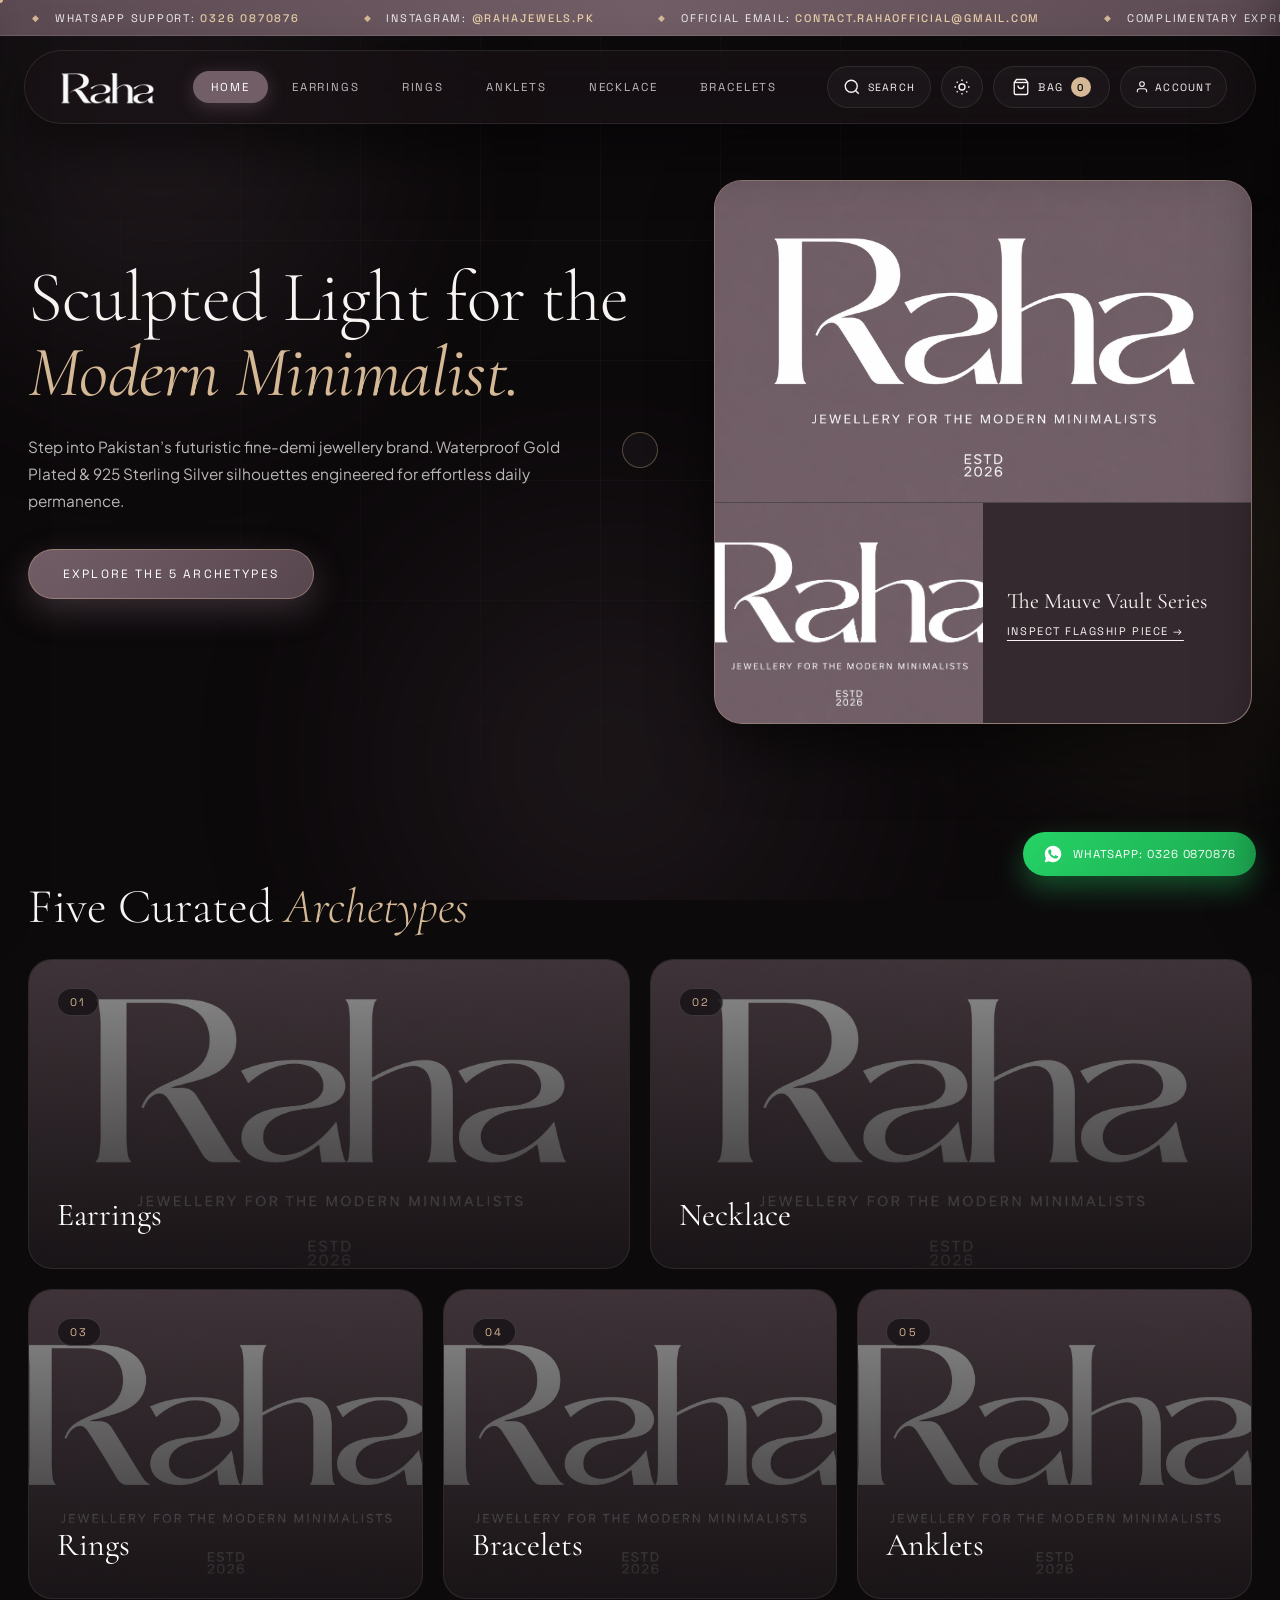
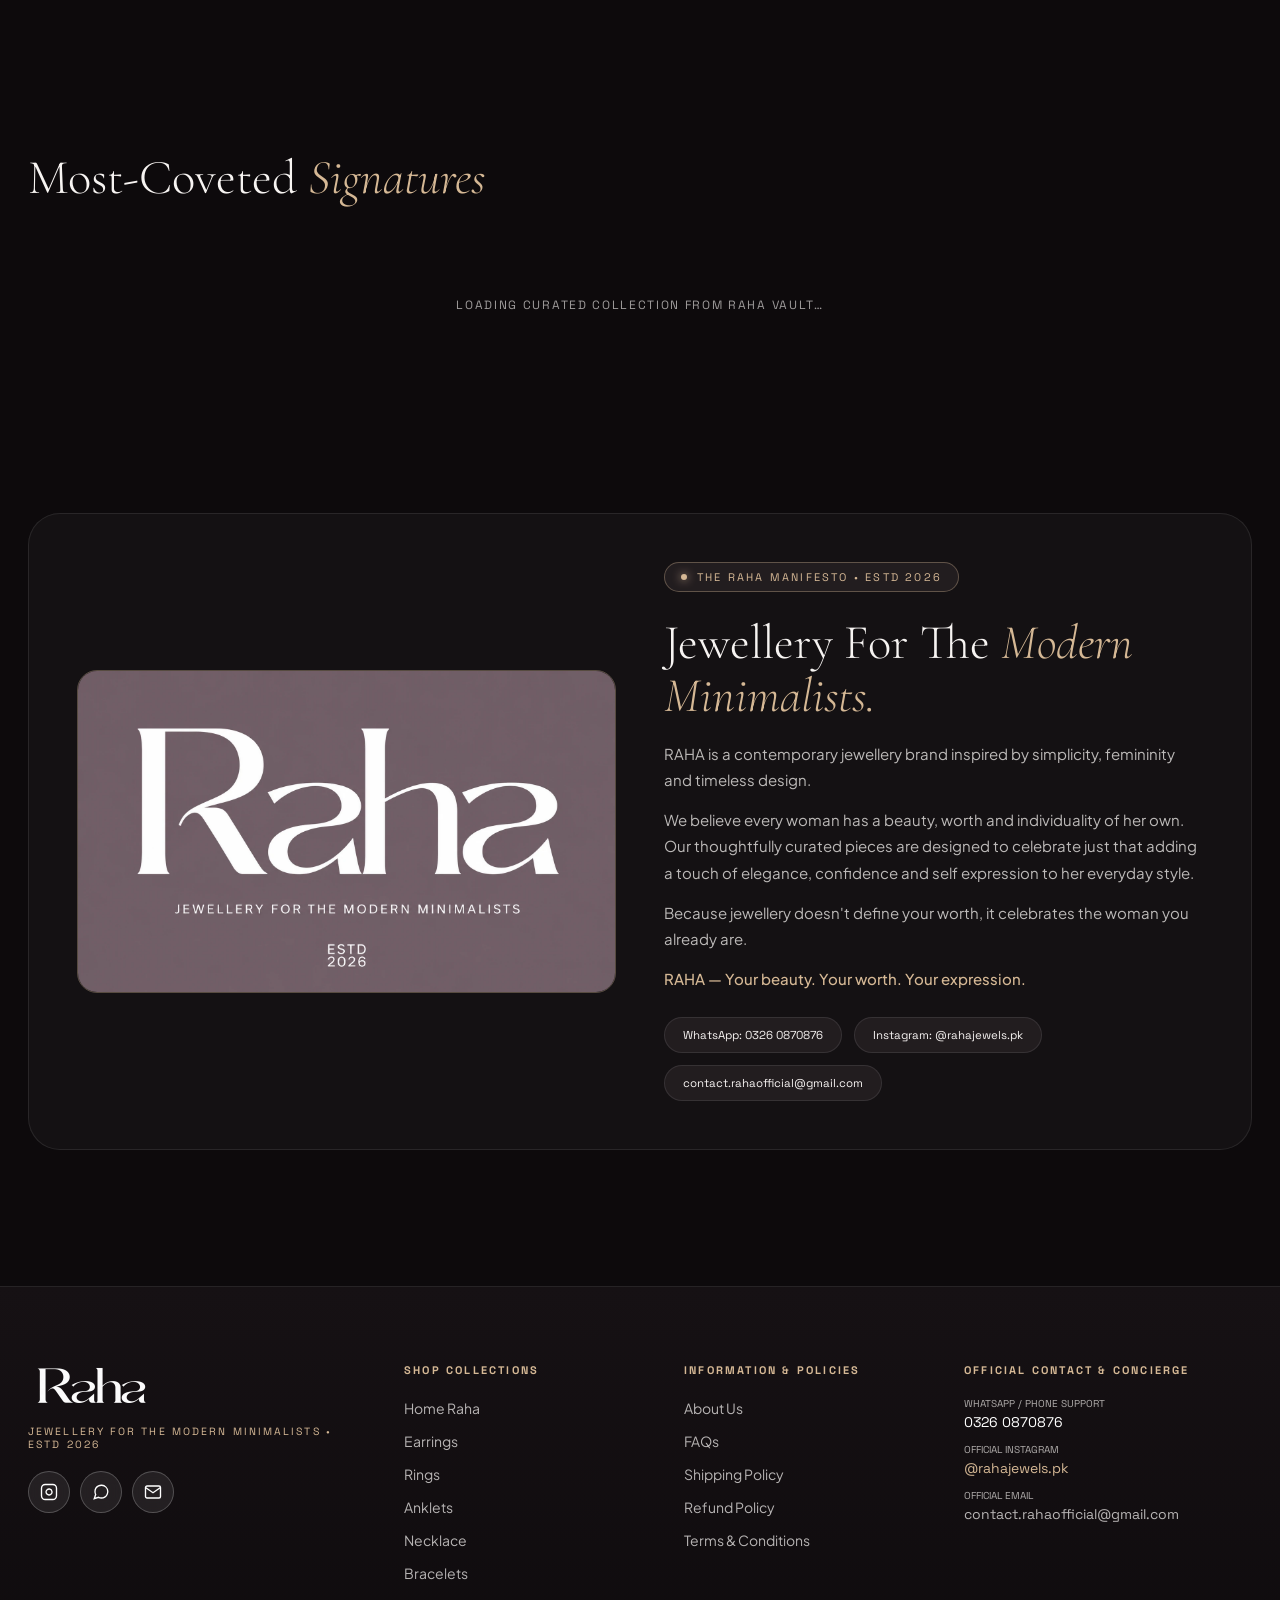
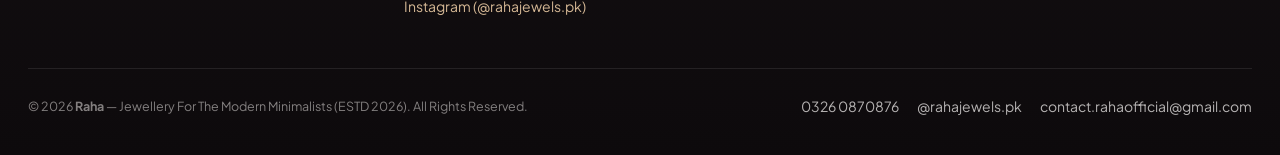
<file: index.html>
<!DOCTYPE html>
<html lang="en">
<head>
  <link rel="preconnect" href="https://zqlhbmyiyeyflcflicsv.supabase.co">
  <meta charset="UTF-8">
  <meta name="viewport" content="width=device-width, initial-scale=1.0">
  <!-- RAHA SEO & STRUCTURED DATA START -->
  <title>Raha (Raha Jewels) — Minimalist Jewellery Online in Pakistan | Earrings, Rings, Bracelets & Necklaces</title>
  <meta name="description" content="Raha (Raha Jewels) — Pakistan's official modern minimalist jewellery brand. Shop gold-plated & silver earrings, bracelets, rings, necklaces & anklets online with fast Cash on Delivery in Karachi, Lahore, Islamabad & nationwide.">
  <meta name="keywords" content="Raha, Raha Jewels, rahajewels, rahajewels.pk, jewellery Pakistan, jewelry online Pakistan, earrings Pakistan, gold plated earrings, minimalist jewellery Pakistan, bracelets Pakistan, rings online Pakistan, necklaces Pakistan, anklets Pakistan">
  <meta name="robots" content="index, follow, max-image-preview:large, max-snippet:-1">
  <meta name="author" content="Raha Jewels">
  <meta name="theme-color" content="#120c10">
  <meta name="geo.region" content="PK">
  <meta name="geo.placename" content="Pakistan">
  <link rel="canonical" href="https://rahajewels.pk/">
  <meta property="og:type" content="website">
  <meta property="og:site_name" content="Raha Jewels">
  <meta property="og:locale" content="en_PK">
  <meta property="og:title" content="Raha (Raha Jewels) — Minimalist Jewellery Online in Pakistan | Earrings, Rings, Bracelets & Necklaces">
  <meta property="og:description" content="Raha (Raha Jewels) — Pakistan's official modern minimalist jewellery brand. Shop gold-plated & silver earrings, bracelets, rings, necklaces & anklets online with fast Cash on Delivery in Karachi, Lahore, Islamabad & nationwide.">
  <meta property="og:url" content="https://rahajewels.pk/">
  <meta property="og:image" content="https://rahajewels.pk/Assets/Main%20Raha%20logo%20with%20slogan%20(The%20actual%20logo).webp">
  <meta property="og:image:alt" content="Raha Jewels — Jewellery For The Modern Minimalists">
  <meta name="twitter:card" content="summary_large_image">
  <meta name="twitter:title" content="Raha (Raha Jewels) — Minimalist Jewellery Online in Pakistan | Earrings, Rings, Bracelets & Necklaces">
  <meta name="twitter:description" content="Raha (Raha Jewels) — Pakistan's official modern minimalist jewellery brand. Shop gold-plated & silver earrings, bracelets, rings, necklaces & anklets online with fast Cash on Delivery in Karachi, Lahore, Islamabad & nationwide.">
  <meta name="twitter:image" content="https://rahajewels.pk/Assets/Main%20Raha%20logo%20with%20slogan%20(The%20actual%20logo).webp">
  <script type="application/ld+json">{"@context": "https://schema.org", "@type": "JewelryStore", "name": "Raha — Raha Jewels", "alternateName": ["Raha", "Raha Jewels", "Raha Jewellery", "Raha Jewellery Pakistan", "rahajewels.pk", "@rahajewels.pk"], "url": "https://rahajewels.pk/", "logo": {"@type": "ImageObject", "url": "https://rahajewels.pk/Assets/raha-favicon.png", "width": 192, "height": 192}, "image": "https://rahajewels.pk/Assets/Main%20Raha%20logo%20with%20slogan%20(The%20actual%20logo).webp", "description": "Raha (Raha Jewels) — Pakistan's official modern minimalist jewellery brand. Shop gold-plated & silver earrings, bracelets, rings, necklaces & anklets online with fast Cash on Delivery in Karachi, Lahore, Islamabad & nationwide.", "email": "contact.rahaofficial@gmail.com", "telephone": "+92-326-0870876", "priceRange": "PKR 350 - PKR 5000", "currenciesAccepted": "PKR", "paymentAccepted": "Cash on Delivery, Bank Transfer, Raast", "areaServed": {"@type": "Country", "name": "Pakistan"}, "address": {"@type": "PostalAddress", "addressCountry": "PK"}, "sameAs": ["https://www.instagram.com/rahajewels.pk"]}</script>
  <script type="application/ld+json">{"@context": "https://schema.org", "@type": "WebSite", "name": "Raha", "alternateName": ["Raha Jewels", "Raha Jewellery", "rahajewels.pk"], "url": "https://rahajewels.pk/", "potentialAction": {"@type": "SearchAction", "target": "https://rahajewels.pk/index.html?q={search_term_string}", "query-input": "required name=search_term_string"}}</script>
  <!-- RAHA SEO & STRUCTURED DATA END -->
  <link rel="icon" href="/favicon.ico" sizes="48x48">
  <link rel="icon" type="image/png" sizes="192x192" href="Assets/raha-favicon.png">
  <link rel="apple-touch-icon" sizes="192x192" href="Assets/raha-favicon.png">
  <link rel="preconnect" href="https://fonts.googleapis.com">
  <link rel="preconnect" href="https://fonts.gstatic.com" crossorigin>
  <link rel="stylesheet" href="https://fonts.googleapis.com/css2?family=Cormorant+Garamond:ital,wght@0,300;0,400;0,500;0,600;1,400&family=Plus+Jakarta+Sans:wght@300;400;500;600&family=Space+Grotesk:wght@300;400;500;600&display=swap">
  <link rel="stylesheet" href="Assets/css/raha-atelier.css?v=20261126_v77">
</head>
<body>
  <!-- Ambient Futuristic Background Shaders & Architectural Grid -->
  <div class="raha-ambient-canvas" aria-hidden="true">
    <div class="raha-ambient-orb raha-ambient-orb--1"></div>
    <div class="raha-ambient-orb raha-ambient-orb--2"></div>
    <div class="raha-ambient-orb raha-ambient-orb--3"></div>
  </div>
  <div class="raha-arch-grid" aria-hidden="true"></div>

  <!-- Custom Magnetic Luxury Cursor -->
  <div class="raha-cursor-dot" aria-hidden="true"></div>
  <div class="raha-cursor-ring" aria-hidden="true"></div>

  <!-- Top Kinetic Announcement Marquee -->
  <div class="raha-marquee" role="region" aria-label="Raha Announcements">
    <div class="raha-marquee__track">
      
      <span class="raha-marquee__item">
        <span class="raha-marquee__diamond">◆</span>
        <span>WhatsApp Support: <a href="https://wa.me/923260870876" target="_blank" rel="noopener">0326 0870876</a></span>
      </span>
      <span class="raha-marquee__item">
        <span class="raha-marquee__diamond">◆</span>
        <span>Instagram: <a href="https://www.instagram.com/rahajewels.pk?fqnt=eDl6ZzE3NjEwMXFl" target="_blank" rel="noopener">@rahajewels.pk</a></span>
      </span>
      <span class="raha-marquee__item">
        <span class="raha-marquee__diamond">◆</span>
        <span>Official Email: <a href="mailto:contact.rahaofficial@gmail.com">contact.rahaofficial@gmail.com</a></span>
      </span>
      <span class="raha-marquee__item">
        <span class="raha-marquee__diamond">◆</span>
        <span>Complimentary Express Delivery on Orders Above Rs 3,500 • 100% Waterproof &amp; Anti-Tarnish Gold Plated</span>
      </span>
      
      <span class="raha-marquee__item">
        <span class="raha-marquee__diamond">◆</span>
        <span>WhatsApp Support: <a href="https://wa.me/923260870876" target="_blank" rel="noopener">0326 0870876</a></span>
      </span>
      <span class="raha-marquee__item">
        <span class="raha-marquee__diamond">◆</span>
        <span>Instagram: <a href="https://www.instagram.com/rahajewels.pk?fqnt=eDl6ZzE3NjEwMXFl" target="_blank" rel="noopener">@rahajewels.pk</a></span>
      </span>
      <span class="raha-marquee__item">
        <span class="raha-marquee__diamond">◆</span>
        <span>Official Email: <a href="mailto:contact.rahaofficial@gmail.com">contact.rahaofficial@gmail.com</a></span>
      </span>
      <span class="raha-marquee__item">
        <span class="raha-marquee__diamond">◆</span>
        <span>Complimentary Express Delivery on Orders Above Rs 3,500 • 100% Waterproof &amp; Anti-Tarnish Gold Plated</span>
      </span>
    </div>
  </div>

  <!-- Pure Minimalist Floating Glassmorphic Capsule Header -->
  <header class="raha-header-wrap">
    <div class="raha-header">
      <div style="display:flex;align-items:center;gap:12px;">
        <button type="button" class="raha-icon-btn raha-mobile-toggle" data-open-mobile-menu aria-label="Open Navigation Menu">
          <svg viewBox="0 0 24 24" fill="none" stroke="currentColor" stroke-width="1.8">
            <line x1="3" y1="6" x2="21" y2="6"></line>
            <line x1="3" y1="12" x2="21" y2="12"></line>
            <line x1="3" y1="18" x2="15" y2="18"></line>
          </svg>
        </button>
        <a href="index.html" class="raha-logo-link" aria-label="Raha — Jewellery For The Modern Minimalists Home">
          <img src="Assets/Raha logo white with transparent background.webp" alt="Raha" class="raha-logo-img raha-logo-img--light" decoding="async">
          <img src="Assets/Raha logo black with transparent background.webp" alt="Raha" class="raha-logo-img raha-logo-img--dark" decoding="async">
        </a>
      </div>

      <nav aria-label="Primary Raha Navigation">
        <ul class="raha-nav">
          <li><a href="index.html" class="raha-nav__link is-active">Home</a></li>
          <li><a href="earrings.html" class="raha-nav__link">Earrings</a></li>
          <li><a href="rings.html" class="raha-nav__link">Rings</a></li>
          <li><a href="anklets.html" class="raha-nav__link">Anklets</a></li>
          <li><a href="necklace.html" class="raha-nav__link">Necklace</a></li>
          <li><a href="bracelets.html" class="raha-nav__link">Bracelets</a></li>
          
        </ul>
      </nav>

      <div class="raha-header__actions">
        <!-- Minimalist Spotlight Search Trigger -->
        <button type="button" class="raha-icon-btn" data-open-search aria-label="Search Raha Catalog &amp; SKUs" title="Search Pieces &amp; SKUs (Ctrl+K)" style="width:auto;padding:0 15px;border-radius:100px;gap:7px;font-family:var(--font-mono);font-size:10.5px;letter-spacing:0.12em;text-transform:uppercase;">
          <svg viewBox="0 0 24 24" fill="none" stroke="currentColor" stroke-width="1.8">
            <circle cx="11" cy="11" r="8"></circle>
            <line x1="21" y1="21" x2="16.65" y2="16.65"></line>
          </svg>
          <span>Search</span>
        </button>

        <button type="button" class="raha-icon-btn" data-theme-toggle aria-label="Toggle Theme Atmosphere" title="Switch Theme">
          <svg viewBox="0 0 24 24" fill="none" stroke="currentColor" stroke-width="1.8">
            <circle cx="12" cy="12" r="4"></circle>
            <path d="M12 2v2M12 20v2M4.93 4.93l1.41 1.41M17.66 17.66l1.41 1.41M2 12h2M20 12h2M6.34 17.66l-1.41 1.41M19.07 4.93l-1.41 1.41"></path>
          </svg>
        </button>

        <button type="button" class="raha-icon-btn raha-bag-btn" data-open-bag aria-label="Open Shopping Bag">
          <svg viewBox="0 0 24 24" fill="none" stroke="currentColor" stroke-width="1.8">
            <path d="M6 2L3 6v14a2 2 0 002 2h14a2 2 0 002-2V6l-3-4z"></path>
            <line x1="3" y1="6" x2="21" y2="6"></line>
            <path d="M16 10a4 4 0 01-8 0"></path>
          </svg>
          <span>Bag</span>
          <span class="raha-bag-count">0</span>
        </button>

        <!-- Customer Account / Auth Trigger -->
        <button type="button" class="raha-icon-btn raha-auth-btn" data-auth-trigger aria-label="Customer Account Login / Sign Up" style="width:auto;padding:0 14px;border-radius:100px;gap:6px;font-family:var(--font-mono);font-size:10.5px;letter-spacing:0.12em;text-transform:uppercase;">
          <svg viewBox="0 0 24 24" fill="none" stroke="currentColor" stroke-width="1.8" style="width:14px;height:14px;">
            <path d="M20 21v-2a4 4 0 0 0-4-4H8a4 4 0 0 0-4 4v2"></path>
            <circle cx="12" cy="7" r="4"></circle>
          </svg>
          <span class="raha-auth-label">Account</span>
        </button>
      </div>
    </div>
  </header>

  <main>
    <!-- HERO SECTION: FUTURISTIC RAHA MONOLITH -->
    <section class="raha-hero">
      <div class="raha-container">
        <div class="raha-hero__grid">
          <!-- Left Column: Editorial Typography -->
          <div>
            <h1 class="raha-hero__title">
              Sculpted Light for the <em>Modern Minimalist.</em>
            </h1>
            <p class="raha-hero__lead">
              Step into Pakistan’s futuristic fine-demi jewellery brand. Waterproof Gold Plated &amp; 925 Sterling Silver silhouettes engineered for effortless daily permanence.
            </p>
            <div class="raha-hero__ctas">
              <a href="#raha-collections" class="raha-btn raha-btn--primary" data-cursor="Explore">
                <span>Explore The 5 Archetypes</span>
              </a>
            </div>
          </div>

          <!-- Right Column: 3D Interactive Official Raha Brand Monolith -->
          <div class="raha-hero__stage">
            <div class="raha-monolith-card" data-cursor="Raha 2026">
              <img src="Assets/Main Raha logo with slogan (The actual logo).webp" alt="Raha — Jewellery For The Modern Minimalists ESTD 2026" class="raha-monolith-card__brand-img" fetchpriority="high" decoding="async">
              <div class="raha-monolith-card__Split">
                <img src="Assets/Main Raha logo with slogan (The actual logo).webp" alt="Raha Editorial Jewellery Showcase" class="raha-monolith-card__editorial" fetchpriority="high" decoding="async">
                <div class="raha-monolith-card__info">
                  <h2 class="raha-monolith-card__heading">The Mauve Vault Series</h2>
                  <a href="product.html?id=ear-01" class="raha-monolith-card__link" id="hero-flagship-link">Inspect Flagship Piece →</a>
                </div>
              </div>
            </div>
          </div>
        </div>
      </div>
    </section>

    <!-- FUTURISTIC BENTO-PORTAL CATEGORY GRID (ALL 5 COLLECTIONS) -->
    <section class="raha-section" id="raha-collections">
      <div class="raha-container">
        <div style="margin-bottom: 26px;">
          <h2 class="raha-section__title">Five Curated <em style="font-style:italic;color:var(--raha-gold);">Archetypes</em></h2>
        </div>
        <div class="raha-bento-grid">
          <a href="earrings.html" class="raha-bento-card" data-cursor="Earrings">
            <img src="Assets/Main Raha logo with slogan (The actual logo).webp" alt="Raha Earrings Collection" class="raha-bento-card__img" loading="lazy" decoding="async">
            <div class="raha-bento-card__top">
              <span class="raha-bento-card__index">01</span>
            </div>
            <div class="raha-bento-card__bottom">
              <h3 class="raha-bento-card__title">Earrings</h3>
            </div>
          </a>

          <a href="necklace.html" class="raha-bento-card" data-cursor="Necklace">
            <img src="Assets/Main Raha logo with slogan (The actual logo).webp" alt="Raha Necklace Collection" class="raha-bento-card__img" loading="lazy" decoding="async">
            <div class="raha-bento-card__top">
              <span class="raha-bento-card__index">02</span>
            </div>
            <div class="raha-bento-card__bottom">
              <h3 class="raha-bento-card__title">Necklace</h3>
            </div>
          </a>

          <a href="rings.html" class="raha-bento-card" data-cursor="Rings">
            <img src="Assets/Main Raha logo with slogan (The actual logo).webp" alt="Raha Rings Collection" class="raha-bento-card__img" loading="lazy" decoding="async">
            <div class="raha-bento-card__top">
              <span class="raha-bento-card__index">03</span>
            </div>
            <div class="raha-bento-card__bottom">
              <h3 class="raha-bento-card__title">Rings</h3>
            </div>
          </a>

          <a href="bracelets.html" class="raha-bento-card" data-cursor="Bracelets">
            <img src="Assets/Main Raha logo with slogan (The actual logo).webp" alt="Raha Bracelets Collection" class="raha-bento-card__img" loading="lazy" decoding="async">
            <div class="raha-bento-card__top">
              <span class="raha-bento-card__index">04</span>
            </div>
            <div class="raha-bento-card__bottom">
              <h3 class="raha-bento-card__title">Bracelets</h3>
            </div>
          </a>

          <a href="anklets.html" class="raha-bento-card" data-cursor="Anklets">
            <img src="Assets/Main Raha logo with slogan (The actual logo).webp" alt="Raha Anklets Collection" class="raha-bento-card__img" loading="lazy" decoding="async">
            <div class="raha-bento-card__top">
              <span class="raha-bento-card__index">05</span>
            </div>
            <div class="raha-bento-card__bottom">
              <h3 class="raha-bento-card__title">Anklets</h3>
            </div>
          </a>
        </div>
      </div>
    </section>

    <!-- SIGNATURE CURATION: 3D TILT PRODUCT SHOWCASE -->
    <section class="raha-section">
      <div class="raha-container">
        <div class="raha-section__head">
          <div>
            <h2 class="raha-section__title">Most-Coveted <em style="font-style:italic;color:var(--raha-gold);">Signatures</em></h2>
          </div>
        </div>

        <ul class="raha-product-grid">
          <li style="grid-column:1 / -1;text-align:center;padding:48px 20px;color:var(--text-muted);font-family:var(--font-mono);font-size:12px;letter-spacing:0.14em;text-transform:uppercase;">Loading curated collection from Raha Vault…</li>
        </ul>
      </div>
    </section>

    <!-- Official Raha Brand Story & Architectural Manifesto -->
    <section class="raha-section" id="raha-manifesto">
      <div class="raha-container">
        <div class="raha-story-grid">
          <div>
            <img src="Assets/Main Raha logo with slogan (The actual logo).webp" alt="Raha — Jewellery For The Modern Minimalists ESTD 2026" class="raha-story-brand-img" loading="lazy" decoding="async">
          </div>
          <div>
            <div class="raha-eyebrow">
              <span class="raha-eyebrow__dot"></span>
              <span>The Raha Manifesto • ESTD 2026</span>
            </div>
            <h2 class="raha-section__title" style="margin-bottom:18px;">
              Jewellery For The <em style="font-style:italic;color:var(--raha-gold);">Modern Minimalists.</em>
            </h2>
            <p style="font-size:15px;line-height:1.75;color:var(--text-secondary);margin-bottom:14px;">
              RAHA is a contemporary jewellery brand inspired by simplicity, femininity and timeless design.
            </p>
            <p style="font-size:15px;line-height:1.75;color:var(--text-secondary);margin-bottom:14px;">
              We believe every woman has a beauty, worth and individuality of her own. Our thoughtfully curated pieces are designed to celebrate just that adding a touch of elegance, confidence and self expression to her everyday style.
            </p>
            <p style="font-size:15px;line-height:1.75;color:var(--text-secondary);margin-bottom:14px;">
              Because jewellery doesn't define your worth, it celebrates the woman you already are.
            </p>
            <p style="font-size:15px;line-height:1.75;color:var(--raha-gold);font-weight:500;margin-bottom:22px;">
              RAHA — Your beauty. Your worth. Your expression.
            </p>

            <div class="raha-contact-pills">
              <a href="https://wa.me/923260870876" target="_blank" rel="noopener" class="raha-contact-pill">
                <span>WhatsApp: 0326 0870876</span>
              </a>
              <a href="https://www.instagram.com/rahajewels.pk?fqnt=eDl6ZzE3NjEwMXFl" target="_blank" rel="noopener" class="raha-contact-pill">
                <span>Instagram: @rahajewels.pk</span>
              </a>
              <a href="mailto:contact.rahaofficial@gmail.com" class="raha-contact-pill">
                <span>contact.rahaofficial@gmail.com</span>
              </a>
            </div>
          </div>
        </div>
      </div>
    </section>


    <!-- VERIFIED CLIENT REVIEWS CAROUSEL -->
    <section class="raha-section">
      <div class="raha-container">
        <div class="raha-section__head">
          <div>
            <div class="raha-eyebrow">
              <span class="raha-eyebrow__dot"></span>
              <span>4.96 ★ Across 1,400+ Collectors</span>
            </div>
            <h2 class="raha-section__title">Client <em style="font-style:italic;color:var(--raha-gold);">Dispatches</em></h2>
          </div>
          <div style="display:flex;gap:10px;">
            <button type="button" class="raha-icon-btn" id="raha-reviews-prev" aria-label="Previous Review">←</button>
            <button type="button" class="raha-icon-btn" id="raha-reviews-next" aria-label="Next Review">→</button>
          </div>
        </div>

        <div class="raha-reviews-track-wrap">
          <div class="raha-reviews-track" id="raha-reviews-track"></div>
        </div>
      </div>
    </section>
  </main>

  <!-- Luxury Footer with Complete Official Raha Contact & Social Integration -->
  <footer class="raha-footer">
    <div class="raha-container">
      <div class="raha-footer__grid">
        <!-- Column 1: Official Raha Identity -->
        <div>
          <a href="index.html" style="display:inline-block;margin-bottom:16px;">
            <img src="Assets/Raha logo white with transparent background.webp" alt="Raha — Jewellery For The Modern Minimalists" style="height:42px;width:auto;" decoding="async">
          </a>
          <p style="font-family:var(--font-mono);font-size:10.5px;letter-spacing:0.2em;text-transform:uppercase;color:var(--raha-gold);margin-bottom:20px;">
            Jewellery For The Modern Minimalists • ESTD 2026
          </p>
          <!-- Footer Social Icon Bar -->
          <div style="display:flex;gap:10px;align-items:center;">
            <a href="https://www.instagram.com/rahajewels.pk?fqnt=eDl6ZzE3NjEwMXFl" target="_blank" rel="noopener" class="raha-icon-btn raha-footer-social-btn" aria-label="Instagram @rahajewels.pk" title="Instagram @rahajewels.pk">
              <svg viewBox="0 0 24 24" fill="none" stroke="currentColor" stroke-width="1.8">
                <rect x="2" y="2" width="20" height="20" rx="5" ry="5"></rect>
                <path d="M16 11.37A4 4 0 1112.63 8 4 4 0 0116 11.37z"></path>
                <line x1="17.5" y1="6.5" x2="17.51" y2="6.5"></line>
              </svg>
            </a>
            <a href="https://wa.me/923260870876" target="_blank" rel="noopener" class="raha-icon-btn raha-footer-social-btn" aria-label="WhatsApp 0326 0870876" title="WhatsApp 0326 0870876">
              <svg viewBox="0 0 24 24" fill="none" stroke="currentColor" stroke-width="1.8">
                <path d="M21 11.5a8.38 8.38 0 01-.9 3.8 8.5 8.5 0 01-7.6 4.7 8.38 8.38 0 01-3.8-.9L3 21l1.9-5.7a8.38 8.38 0 01-.9-3.8 8.5 8.5 0 014.7-7.6 8.38 8.38 0 013.8-.9h.5a8.48 8.48 0 018 8v.5z"></path>
              </svg>
            </a>
            <a href="mailto:contact.rahaofficial@gmail.com" class="raha-icon-btn raha-footer-social-btn" aria-label="Email contact.rahaofficial@gmail.com" title="Email contact.rahaofficial@gmail.com">
              <svg viewBox="0 0 24 24" fill="none" stroke="currentColor" stroke-width="1.8">
                <path d="M4 4h16c1.1 0 2 .9 2 2v12c0 1.1-.9 2-2 2H4c-1.1 0-2-.9-2-2V6c0-1.1.9-2 2-2z"></path>
                <polyline points="22,6 12,13 2,6"></polyline>
              </svg>
            </a>
          </div>
        </div>

        <!-- Column 2: Shop Collections Menu (Includes Instagram Link) -->
        <div>
          <h3 class="raha-footer__heading">Shop Collections</h3>
          <ul class="raha-footer__list">
            <li><a href="index.html" class="raha-footer__link">Home Raha</a></li>
            <li><a href="earrings.html" class="raha-footer__link">Earrings</a></li>
            <li><a href="rings.html" class="raha-footer__link">Rings</a></li>
            <li><a href="anklets.html" class="raha-footer__link">Anklets</a></li>
            <li><a href="necklace.html" class="raha-footer__link">Necklace</a></li>
            <li><a href="bracelets.html" class="raha-footer__link">Bracelets</a></li>
            <li><a href="https://www.instagram.com/rahajewels.pk?fqnt=eDl6ZzE3NjEwMXFl" target="_blank" rel="noopener" class="raha-footer__link" style="color:var(--raha-gold);">Instagram (@rahajewels.pk)</a></li>
          </ul>
        </div>

        <!-- Column 3: Information & Store Policies (Footer-Exclusive Navigation) -->
        <div>
          <h3 class="raha-footer__heading">Information &amp; Policies</h3>
          <ul class="raha-footer__list">
            <li><a href="about-us.html" class="raha-footer__link">About Us</a></li>
            <li><a href="faqs.html" class="raha-footer__link">FAQs</a></li>
            <li><a href="shipping-policy.html" class="raha-footer__link">Shipping Policy</a></li>
            <li><a href="refund-policy.html" class="raha-footer__link">Refund Policy</a></li>
            <li><a href="terms-and-conditions.html" class="raha-footer__link">Terms &amp; Conditions</a></li>
          </ul>
        </div>

        <!-- Column 4: Official Contact Concierge -->
        <div>
          <h3 class="raha-footer__heading">Official Contact &amp; Concierge</h3>
          <ul class="raha-footer__list">
            <li>
              <span style="display:block;font-family:var(--font-mono);font-size:10px;text-transform:uppercase;color:rgba(247,244,242,0.68);">WhatsApp / Phone Support</span>
              <a href="https://wa.me/923260870876" target="_blank" rel="noopener" class="raha-footer__link" style="font-family:var(--font-mono);color:#fff;">0326 0870876</a>
            </li>
            <li>
              <span style="display:block;font-family:var(--font-mono);font-size:10px;text-transform:uppercase;color:rgba(247,244,242,0.68);">Official Instagram</span>
              <a href="https://www.instagram.com/rahajewels.pk?fqnt=eDl6ZzE3NjEwMXFl" target="_blank" rel="noopener" class="raha-footer__link" style="font-family:var(--font-mono);color:var(--raha-gold);">@rahajewels.pk</a>
            </li>
            <li>
              <span style="display:block;font-family:var(--font-mono);font-size:10px;text-transform:uppercase;color:rgba(247,244,242,0.68);">Official Email</span>
              <a href="mailto:contact.rahaofficial@gmail.com" class="raha-footer__link" style="font-family:var(--font-mono);">contact.rahaofficial@gmail.com</a>
            </li>
          </ul>
        </div>
      </div>

      <div class="raha-footer__bottom">
        <div>&copy; 2026 <strong>Raha</strong> — Jewellery For The Modern Minimalists (ESTD 2026). All Rights Reserved.</div>
        <div style="display:flex;gap:18px;flex-wrap:wrap;">
          <a href="https://wa.me/923260870876" target="_blank" rel="noopener" class="raha-footer__link">0326 0870876</a>
          <a href="https://www.instagram.com/rahajewels.pk?fqnt=eDl6ZzE3NjEwMXFl" target="_blank" rel="noopener" class="raha-footer__link">@rahajewels.pk</a>
          <a href="mailto:contact.rahaofficial@gmail.com" class="raha-footer__link">contact.rahaofficial@gmail.com</a>
        </div>
      </div>
    </div>
  </footer>

  <!-- Shared Backdrop for Drawers, Spotlight Search & Quick-View Modal -->
  <div class="raha-backdrop" id="raha-backdrop"></div>

  <!-- Spotlight Command-Palette Search & Delivery Concierge Modal -->
  <div class="raha-spotlight-modal" id="raha-spotlight-modal" role="dialog" aria-modal="true" aria-label="Search Raha Catalog">
    <div class="raha-spotlight-box">
      <div class="raha-spotlight-bar">
        <select class="raha-spotlight-cat" id="raha-global-search-cat" aria-label="Filter by Department">
          <option value="all">All Archetypes</option>
          <option value="earrings">Earrings</option>
          <option value="rings">Rings</option>
          <option value="anklets">Anklets</option>
          <option value="necklace">Necklace</option>
          <option value="bracelets">Bracelets</option>
        </select>
        <input type="search"
               id="raha-global-search-input"
               class="raha-spotlight-input"
               placeholder="Search by piece name, finish, or SKU (e.g. hoops, herringbone, RAHA-EAR-01)..."
               autocomplete="off">
        <button type="button" class="raha-icon-btn" data-close-overlay aria-label="Close Search" style="width:34px;height:34px;">&times;</button>
      </div>
      <div style="padding:10px 22px;background:rgba(114,94,103,0.14);border-bottom:1px solid var(--border-subtle);display:flex;justify-content:space-between;align-items:center;flex-wrap:wrap;gap:8px;font-family:var(--font-mono);font-size:10.5px;">
        <span style="color:var(--text-secondary);">📍 Deliver to Pakistan: <strong style="color:var(--raha-gold);cursor:pointer;" data-deliver-toggle data-deliver-city>Karachi • Express 24h</strong> (Click city to switch)</span>
        <span style="color:var(--text-muted);">Free Express Delivery Above Rs 3,500</span>
      </div>
      <div class="raha-spotlight-results" id="raha-global-search-results"></div>
    </div>
  </div>

  <!-- Left Slide-Out Mobile Menu Drawer -->
  <aside class="raha-drawer raha-drawer--left" id="raha-mobile-drawer" aria-label="Mobile Navigation Drawer">
    <div class="raha-drawer__head">
      <a href="index.html" class="raha-logo-link">
        <img src="Assets/Raha logo white with transparent background.webp" alt="Raha" class="raha-logo-img raha-logo-img--light" style="height:30px;" decoding="async">
        <img src="Assets/Raha logo black with transparent background.webp" alt="Raha" class="raha-logo-img raha-logo-img--dark" style="height:30px;" decoding="async">
      </a>
      <button type="button" class="raha-icon-btn" data-close-overlay aria-label="Close Menu">&times;</button>
    </div>
    <div class="raha-drawer__body">
      <div style="margin-bottom:24px;">
        <a href="index.html" style="display:flex;justify-content:space-between;align-items:center;padding:14px 0;border-bottom:1px solid var(--border-subtle);text-decoration:none;font-family:var(--font-serif);font-size:22px;color:var(--raha-gold);font-weight:600;"><span>Home</span><span style="font-family:var(--font-mono);font-size:12px;color:var(--raha-gold);">→</span></a>
<a href="earrings.html" style="display:flex;justify-content:space-between;align-items:center;padding:14px 0;border-bottom:1px solid var(--border-subtle);text-decoration:none;font-family:var(--font-serif);font-size:22px;color:var(--text-primary);"><span>Earrings</span><span style="font-family:var(--font-mono);font-size:12px;color:var(--raha-gold);">→</span></a>
<a href="rings.html" style="display:flex;justify-content:space-between;align-items:center;padding:14px 0;border-bottom:1px solid var(--border-subtle);text-decoration:none;font-family:var(--font-serif);font-size:22px;color:var(--text-primary);"><span>Rings</span><span style="font-family:var(--font-mono);font-size:12px;color:var(--raha-gold);">→</span></a>
<a href="anklets.html" style="display:flex;justify-content:space-between;align-items:center;padding:14px 0;border-bottom:1px solid var(--border-subtle);text-decoration:none;font-family:var(--font-serif);font-size:22px;color:var(--text-primary);"><span>Anklets</span><span style="font-family:var(--font-mono);font-size:12px;color:var(--raha-gold);">→</span></a>
<a href="necklace.html" style="display:flex;justify-content:space-between;align-items:center;padding:14px 0;border-bottom:1px solid var(--border-subtle);text-decoration:none;font-family:var(--font-serif);font-size:22px;color:var(--text-primary);"><span>Necklace</span><span style="font-family:var(--font-mono);font-size:12px;color:var(--raha-gold);">→</span></a>
<a href="bracelets.html" style="display:flex;justify-content:space-between;align-items:center;padding:14px 0;border-bottom:1px solid var(--border-subtle);text-decoration:none;font-family:var(--font-serif);font-size:22px;color:var(--text-primary);"><span>Bracelets</span><span style="font-family:var(--font-mono);font-size:12px;color:var(--raha-gold);">→</span></a>

      </div>
      <div style="padding:18px;border-radius:18px;border:1px solid var(--border-subtle);background:var(--bg-card);">
        <div style="font-family:var(--font-mono);font-size:10px;letter-spacing:0.18em;text-transform:uppercase;color:var(--raha-gold);margin-bottom:20px;">
          Official Raha Concierge
        </div>
        <p style="margin-bottom:10px;font-size:13px;">
          <a href="https://wa.me/923260870876" target="_blank" rel="noopener" style="color:var(--text-primary);text-decoration:none;">WhatsApp: <strong>0326 0870876</strong></a>
        </p>
        <p style="margin-bottom:10px;font-size:13px;">
          <a href="https://www.instagram.com/rahajewels.pk?fqnt=eDl6ZzE3NjEwMXFl" target="_blank" rel="noopener" style="color:var(--raha-gold);text-decoration:none;">Instagram: <strong>@rahajewels.pk</strong></a>
        </p>
        <p style="font-size:13px;">
          <a href="mailto:contact.rahaofficial@gmail.com" style="color:var(--text-secondary);text-decoration:none;">contact.rahaofficial@gmail.com</a>
        </p>
      </div>
    </div>
  </aside>

  <!-- Right Slide-Out Shopping Bag Drawer -->
  <aside class="raha-drawer" id="raha-bag-drawer" aria-label="Raha Shopping Bag">
    <div class="raha-drawer__head">
      <h2 class="raha-drawer__title">Your Raha Bag</h2>
      <button type="button" class="raha-icon-btn" data-close-overlay aria-label="Close Bag">&times;</button>
    </div>
    <div class="raha-fsb">
      <div class="raha-fsb__text" id="raha-fsb-text">Enjoy <strong style="color:var(--raha-gold);">Free Express Delivery</strong> on orders above Rs 3,500</div>
      <div class="raha-fsb__bar">
        <div class="raha-fsb__fill" id="raha-fsb-fill" style="width:0%;"></div>
      </div>
    </div>
    <div class="raha-drawer__body" id="raha-bag-items"></div>
    <div class="raha-drawer__foot">
      <div style="display:flex;justify-content:space-between;align-items:center;margin-bottom:14px;">
        <span style="font-family:var(--font-mono);font-size:11px;letter-spacing:0.15em;text-transform:uppercase;color:var(--text-secondary);">Estimated Subtotal</span>
        <span style="font-family:var(--font-mono);font-size:18px;font-weight:600;color:var(--raha-gold);" id="raha-bag-subtotal">Rs 0</span>
      </div>
      <button type="button" class="raha-btn raha-btn--primary" id="raha-cod-checkout-btn" style="width:100%;padding:14px 20px;">
        <span>Checkout</span>
      </button>
    </div>
  </aside>

  <!-- Cash on Delivery (COD) Customer Address & Details Modal -->
  <div class="raha-cod-modal" id="raha-cod-modal" role="dialog" aria-modal="true" aria-labelledby="raha-cod-modal-title">
    <div class="raha-cod-modal__box">
      <div class="raha-cod-modal__head">
        <div>
          <div style="font-family:var(--font-mono);font-size:10px;letter-spacing:0.18em;text-transform:uppercase;color:var(--raha-gold);margin-bottom:4px;">Pakistan Express Dispatch • Pay at Doorstep</div>
          <h3 style="font-family:var(--font-serif);font-size:28px;font-weight:400;color:var(--text-primary);" id="raha-cod-modal-title">Cash on Delivery Checkout</h3>
        </div>
        <button type="button" class="raha-icon-btn" data-close-overlay aria-label="Close Cash on Delivery Modal">&times;</button>
      </div>

      <!-- Step 1: Address, Phone No, Name & Email Form + Live Order Summary -->
      <div id="raha-cod-form-view" class="raha-cod-modal__grid">
        <form id="raha-cod-form" novalidate>
          <div class="raha-cod-error" id="raha-cod-error">
            Please enter your Full Name, Phone Number, Email Address, and Complete Delivery Address to confirm your Cash on Delivery order.
          </div>

          <div class="raha-cod-field-row">
            <div class="raha-cod-field">
              <label class="raha-cod-label" for="cod-input-name">Full Name <span>*</span></label>
              <input type="text" id="cod-input-name" class="raha-cod-input" placeholder="e.g. Ayesha Khan" required autocomplete="name">
            </div>
            <div class="raha-cod-field">
              <label class="raha-cod-label" for="cod-input-phone">Phone / WhatsApp No. <span>*</span></label>
              <input type="tel" id="cod-input-phone" class="raha-cod-input" placeholder="e.g. +92 300 1234567" required autocomplete="tel">
            </div>
          </div>

          <div class="raha-cod-field-row">
            <div class="raha-cod-field">
              <label class="raha-cod-label" for="cod-input-email">Email Address <span>*</span></label>
              <input type="email" id="cod-input-email" class="raha-cod-input" placeholder="e.g. ayesha@example.com" required autocomplete="email">
            </div>
            <div class="raha-cod-field">
              <label class="raha-cod-label" for="cod-input-city">Delivery City <span>*</span></label>
              <select id="cod-input-city" class="raha-cod-input" required autocomplete="address-level2" style="background:#171215;color:var(--text-primary);cursor:pointer;">
                <option value="" disabled selected>Select Your City...</option>
                <option value="Karachi">Karachi</option>
                <option value="Lahore">Lahore</option>
                <option value="Islamabad">Islamabad</option>
                <option value="Rawalpindi">Rawalpindi</option>
                <option value="Faisalabad">Faisalabad</option>
                <option value="Multan">Multan</option>
                <option value="Peshawar">Peshawar</option>
                <option value="Quetta">Quetta</option>
                <option value="Sialkot">Sialkot</option>
                <option value="Gujranwala">Gujranwala</option>
                <option value="Hyderabad">Hyderabad</option>
                <option value="Abbottabad">Abbottabad</option>
                <option value="Bahawalpur">Bahawalpur</option>
                <option value="Sargodha">Sargodha</option>
                <option value="Sukkur">Sukkur</option>
                <option value="Larkana">Larkana</option>
                <option value="Wah Cantt">Wah Cantt</option>
                <option value="Taxila">Taxila</option>
                <option value="Jhelum">Jhelum</option>
                <option value="Gujrat">Gujrat</option>
                <option value="Sahiwal">Sahiwal</option>
                <option value="Mardan">Mardan</option>
                <option value="Kasur">Kasur</option>
                <option value="Rahim Yar Khan">Rahim Yar Khan</option>
                <option value="Dera Ghazi Khan">Dera Ghazi Khan</option>
                <option value="Sheikhupura">Sheikhupura</option>
                <option value="Muzaffarabad">Muzaffarabad (AJK)</option>
                <option value="Mirpur">Mirpur (AJK)</option>
                <option value="Gilgit">Gilgit</option>
                <option value="Other City">Other City (Nationwide)</option>
              </select>
              <input type="text" id="cod-input-city-other" class="raha-cod-input" placeholder="Type your city name..." style="display:none;margin-top:8px;">
            </div>
          </div>

          <div class="raha-cod-field">
            <label class="raha-cod-label" for="cod-input-address">Complete Street Delivery Address <span>*</span></label>
            <textarea id="cod-input-address" class="raha-cod-textarea" placeholder="House / Flat No., Street Name, Block / Phase / Sector, Area &amp; Nearest Landmark" required autocomplete="street-address"></textarea>
          </div>

          <div class="raha-cod-field">
            <label class="raha-cod-label" for="cod-input-notes">Delivery Note / Keepsake Gift Message (Optional)</label>
            <input type="text" id="cod-input-notes" class="raha-cod-input" placeholder="Optional instructions for rider or complimentary gift card note">
          </div>

          <div class="raha-cod-field" style="margin-top:4px;margin-bottom:6px;">
            <label class="raha-cod-label" style="margin-bottom:8px;">Select Payment Method <span>*</span></label>
            <div style="display:grid;grid-template-columns:1fr 1fr;gap:10px;" id="raha-payment-methods-grid">
              <label class="raha-payment-option is-selected" id="pay-opt-cod" style="cursor:pointer;display:flex;align-items:flex-start;gap:10px;padding:12px 14px;border-radius:12px;background:rgba(214,183,138,0.08);border:1.5px solid var(--raha-gold);transition:all 0.2s ease;">
                <input type="radio" name="raha-payment-mode" value="cod" checked style="accent-color:var(--raha-gold);margin-top:2px;cursor:pointer;">
                <div>
                  <div style="font-family:var(--font-mono);font-size:12px;font-weight:600;color:var(--text-primary);letter-spacing:0.04em;">📦 Cash on Delivery</div>
                  <div style="font-size:10.5px;color:var(--text-secondary);margin-top:2px;line-height:1.4;">Pay in cash upon doorstep delivery</div>
                </div>
              </label>
              <label class="raha-payment-option" id="pay-opt-online" style="cursor:pointer;display:flex;align-items:flex-start;gap:10px;padding:12px 14px;border-radius:12px;background:rgba(100,181,246,0.04);border:1px solid rgba(100,181,246,0.25);transition:all 0.2s ease;">
                <input type="radio" name="raha-payment-mode" value="online" style="accent-color:#64b5f6;margin-top:2px;cursor:pointer;">
                <div>
                  <div style="font-family:var(--font-mono);font-size:12px;font-weight:600;color:#64b5f6;letter-spacing:0.04em;">💳 Online Payment</div>
                  <div style="font-size:10.5px;color:var(--text-secondary);margin-top:2px;line-height:1.4;">Bank Transfer / Raast via WhatsApp</div>
                </div>
              </label>
            </div>
          </div>

          <button type="submit" class="raha-btn raha-btn--primary" id="raha-cod-submit-btn" style="width:100%;padding:15px 22px;margin-top:6px;">
            <span id="raha-cod-submit-label">Confirm Cash on Delivery Order</span>
          </button>
        </form>

        <div class="raha-cod-summary-box">
          <div>
            <div style="font-family:var(--font-mono);font-size:10.5px;letter-spacing:0.15em;text-transform:uppercase;color:var(--raha-gold);margin-bottom:20px;">
              Your Raha Order Summary
            </div>
            <div class="raha-cod-items-list" id="raha-cod-items-list"></div>
          </div>

          <div style="padding-top:14px;border-top:1px solid var(--border-subtle);display:flex;flex-direction:column;gap:8px;font-family:var(--font-mono);font-size:12px;">
            <div style="display:flex;justify-content:space-between;color:var(--text-secondary);">
              <span>Items Subtotal</span>
              <span id="raha-cod-subtotal">Rs 0</span>
            </div>
            <div style="display:flex;justify-content:space-between;color:var(--text-secondary);">
              <span>Express COD Shipping</span>
              <span id="raha-cod-shipping" style="color:var(--raha-gold);">FREE</span>
            </div>
            <div style="display:flex;justify-content:space-between;font-size:16px;font-weight:600;color:var(--text-primary);padding-top:8px;border-top:1px solid var(--border-subtle);">
              <span>Total COD Payable</span>
              <span id="raha-cod-total" style="color:var(--raha-gold);">Rs 0</span>
            </div>

          </div>
        </div>
      </div>

      <!-- Step 2: Confirmed Order Receipt View -->
      <div id="raha-cod-receipt-view" class="raha-cod-receipt" style="display:none;"></div>
    </div>
  </div>

  <!-- Customer Authentication (Login / Sign Up) Modal -->
  <div class="raha-modal" id="raha-auth-modal" role="dialog" aria-modal="true" aria-labelledby="raha-auth-modal-title">
    <div class="raha-modal__box" style="grid-template-columns:1fr;max-width:480px;padding:32px 28px;">
      <div style="display:flex;justify-content:space-between;align-items:center;margin-bottom:14px;">
        <span style="font-family:var(--font-mono);font-size:10px;letter-spacing:0.18em;text-transform:uppercase;color:var(--raha-gold);" id="raha-auth-modal-title">Raha Membership</span>
        <button type="button" class="raha-icon-btn" data-close-overlay aria-label="Close Authentication Modal">&times;</button>
      </div>

      <!-- Logged-in Profile View (when active user exists) -->
      <div id="auth-logged-in-view" style="display:none;text-align:center;padding:12px 0;">
        <div style="width:52px;height:52px;border-radius:50%;background:rgba(214,183,138,0.15);border:1px solid var(--raha-gold);display:flex;align-items:center;justify-content:center;margin:0 auto 12px;color:var(--raha-gold);font-size:22px;">👤</div>
        <h3 style="font-family:var(--font-serif);font-size:26px;font-weight:400;margin-bottom:4px;" id="auth-user-display-name">Welcome Back</h3>
        <p style="font-family:var(--font-mono);font-size:12px;color:var(--text-muted);margin-bottom:20px;" id="auth-user-display-email">customer@example.com</p>
        
        <div style="display:flex;flex-direction:column;gap:10px;">
          <button type="button" class="raha-btn raha-btn--primary" id="auth-go-to-checkout-btn" style="width:100%;padding:13px 20px;">
            <span>Proceed to Checkout</span>
          </button>
          <button type="button" class="raha-btn raha-btn--glass" id="auth-logout-btn" style="width:100%;padding:11px 20px;color:#e57373;">
            <span>Sign Out of Account</span>
          </button>
        </div>
      </div>

      <!-- Auth Form View (Tabs: Sign In vs Sign Up) -->
      <div id="auth-forms-view">
        <div id="auth-modal-banner" style="display:none;padding:10px 14px;border-radius:12px;background:rgba(214,183,138,0.14);border:1px solid var(--raha-gold);color:var(--raha-gold-light);font-size:12px;margin-bottom:14px;line-height:1.45;">
          🔒 <strong>Account Required</strong>: Please sign in or create an account to complete your Cash on Delivery order.
        </div>

        <div style="display:flex;border-bottom:1px solid var(--border-subtle);margin-bottom:18px;">
          <button type="button" class="raha-filter-pill is-active" id="auth-tab-signin" style="flex:1;border-radius:0;border:none;border-bottom:2px solid var(--raha-gold);padding:10px;background:none;color:var(--raha-gold);">Sign In</button>
          <button type="button" class="raha-filter-pill" id="auth-tab-signup" style="flex:1;border-radius:0;border:none;border-bottom:2px solid transparent;padding:10px;background:none;color:var(--text-secondary);">Create Account</button>
        </div>

        <div id="auth-error-box" style="display:none;padding:10px 14px;border-radius:12px;background:rgba(229,115,115,0.14);border:1px solid rgba(229,115,115,0.4);color:#ffcdd2;font-size:12px;margin-bottom:14px;"></div>

        <!-- Sign In Form -->
        <form id="raha-signin-form">
          <div class="raha-cod-field">
            <label class="raha-cod-label" for="signin-email">Email Address</label>
            <input type="email" id="signin-email" class="raha-cod-input" placeholder="e.g. ayesha@example.com" required autocomplete="email">
          </div>
          <div class="raha-cod-field">
            <label class="raha-cod-label" for="signin-password">Password</label>
            <input type="password" id="signin-password" class="raha-cod-input" placeholder="••••••••" required autocomplete="current-password">
          </div>
          <button type="submit" class="raha-btn raha-btn--primary" id="signin-submit-btn" style="width:100%;padding:14px;margin-top:6px;">
            <span>Sign In to Account</span>
          </button>
        </form>

        <!-- Sign Up Form -->
        <form id="raha-signup-form" style="display:none;">
          <div class="raha-cod-field">
            <label class="raha-cod-label" for="signup-name">Full Name</label>
            <input type="text" id="signup-name" class="raha-cod-input" placeholder="e.g. Ayesha Khan" required autocomplete="name">
          </div>
          <div class="raha-cod-field">
            <label class="raha-cod-label" for="signup-email">Email Address</label>
            <input type="email" id="signup-email" class="raha-cod-input" placeholder="e.g. ayesha@example.com" required autocomplete="email">
          </div>
          <div class="raha-cod-field">
            <label class="raha-cod-label" for="signup-password">Create Password</label>
            <input type="password" id="signup-password" class="raha-cod-input" placeholder="At least 6 characters..." required autocomplete="new-password">
          </div>
          <button type="submit" class="raha-btn raha-btn--primary" id="signup-submit-btn" style="width:100%;padding:14px;margin-top:6px;">
            <span>Create My Raha Account</span>
          </button>
        </form>
      </div>
    </div>
  </div>

  <!-- 360° Quick-View Inspection Modal -->
  <div class="raha-modal" id="raha-quickview-modal" role="dialog" aria-modal="true" aria-labelledby="raha-qv-title">
    <div class="raha-modal__box">
      <div style="background:#181316;position:relative;min-height:340px;">
        <img src="Assets/Main Raha logo with slogan (The actual logo).webp" alt="Quick View Piece" id="raha-qv-img" style="width:100%;height:100%;object-fit:cover;display:block;" decoding="async">
      </div>
      <div style="padding:32px;display:flex;flex-direction:column;justify-content:space-between;">
        <div>
          <div style="display:flex;justify-content:space-between;align-items:center;margin-bottom:12px;">
            <span style="font-family:var(--font-mono);font-size:10.5px;letter-spacing:0.16em;text-transform:uppercase;color:var(--raha-gold);" id="raha-qv-cat">Raha Edition</span>
            <button type="button" class="raha-icon-btn" data-close-overlay aria-label="Close Quick View">&times;</button>
          </div>
          <h3 style="font-family:var(--font-serif);font-size:30px;font-weight:400;margin-bottom:12px;" id="raha-qv-title">Raha Signature Piece</h3>
          <div style="display:flex;align-items:baseline;gap:12px;margin-bottom:18px;">
            <span style="font-family:var(--font-mono);font-size:20px;color:var(--raha-gold);" id="raha-qv-price">Rs 2,450</span>
            <span style="font-family:var(--font-mono);font-size:14px;color:var(--text-muted);text-decoration:line-through;" id="raha-qv-compare">Rs 3,200</span>
          </div>
          <p style="font-size:13.5px;line-height:1.7;color:var(--text-secondary);margin-bottom:18px;">
            Precision-crafted with surgical 316L stainless steel &amp; gold-plated finish. 100% waterproof, anti-tarnish, and delivered in our signature mauve Raha keepsake box.
          </p>
          <div style="margin-bottom:22px;">
            <div style="font-family:var(--font-mono);font-size:10px;letter-spacing:0.15em;text-transform:uppercase;color:var(--text-muted);margin-bottom:8px;">Switch Inspection Angle</div>
            <div id="raha-qv-thumbs" style="display:flex;gap:8px;flex-wrap:wrap;"></div>
          </div>
        </div>
        <button type="button" class="raha-btn raha-btn--primary" id="raha-qv-add" style="width:100%;">
          <span>Add to Raha Bag</span>
        </button>
      </div>
    </div>
  </div>

  <!-- Floating Bottom-Right WhatsApp Chat Widget -->
  <a href="https://wa.me/923260870876?text=Hi%20Raha%20Jewel%20Studio!%20I%20would%20like%20assistance%20with%20an%20order."
     target="_blank"
     rel="noopener"
     class="twz-whatsapp-float"
     aria-label="WhatsApp Support 0326 0870876"
     style="color:#fff;text-decoration:none;font-family:var(--font-mono);font-size:11.5px;letter-spacing:0.08em;box-shadow:0 12px 28px rgba(37,211,102,0.35);">
    <svg viewBox="0 0 24 24" width="18" height="18" fill="currentColor">
      <path d="M12.04 2C6.58 2 2.13 6.45 2.13 11.91c0 1.75.46 3.45 1.32 4.95L2.05 22l5.25-1.38c1.45.79 3.08 1.21 4.74 1.21 5.46 0 9.91-4.45 9.91-9.91C21.95 6.45 17.5 2 12.04 2zm5.82 14.01c-.24.68-1.41 1.3-1.95 1.38-.5.08-1.13.11-1.83-.11-.42-.13-.97-.31-1.66-.61-2.92-1.26-4.82-4.21-4.97-4.41-.15-.2-1.19-1.58-1.19-3.01 0-1.43.75-2.13 1.02-2.42.27-.29.59-.36.79-.36.2 0 .4 0 .57.01.18.01.43-.07.67.51.24.58.82 2.01.89 2.16.07.15.12.32.02.52-.1.2-.15.32-.3.49-.15.17-.31.38-.44.51-.15.15-.3.31-.13.6.17.29.76 1.25 1.63 2.02 1.12.99 2.06 1.3 2.35 1.45.29.15.46.13.63-.07.17-.2.73-.85.92-1.14.2-.29.39-.24.66-.15.27.1 1.71.81 2 .95.29.15.49.22.56.34.07.12.07.7-.17 1.38z"/>
    </svg>
    <span>WhatsApp: 0326 0870876</span>
  </a>

  <script src="Assets/js/supabase.min.js"></script>
  <script src="Assets/js/raha-supabase.js?v=20261125_v78"></script>
  <script src="Assets/js/replica-enhancements.js?v=20261125_v78"></script>
</body>
</html>
</file>
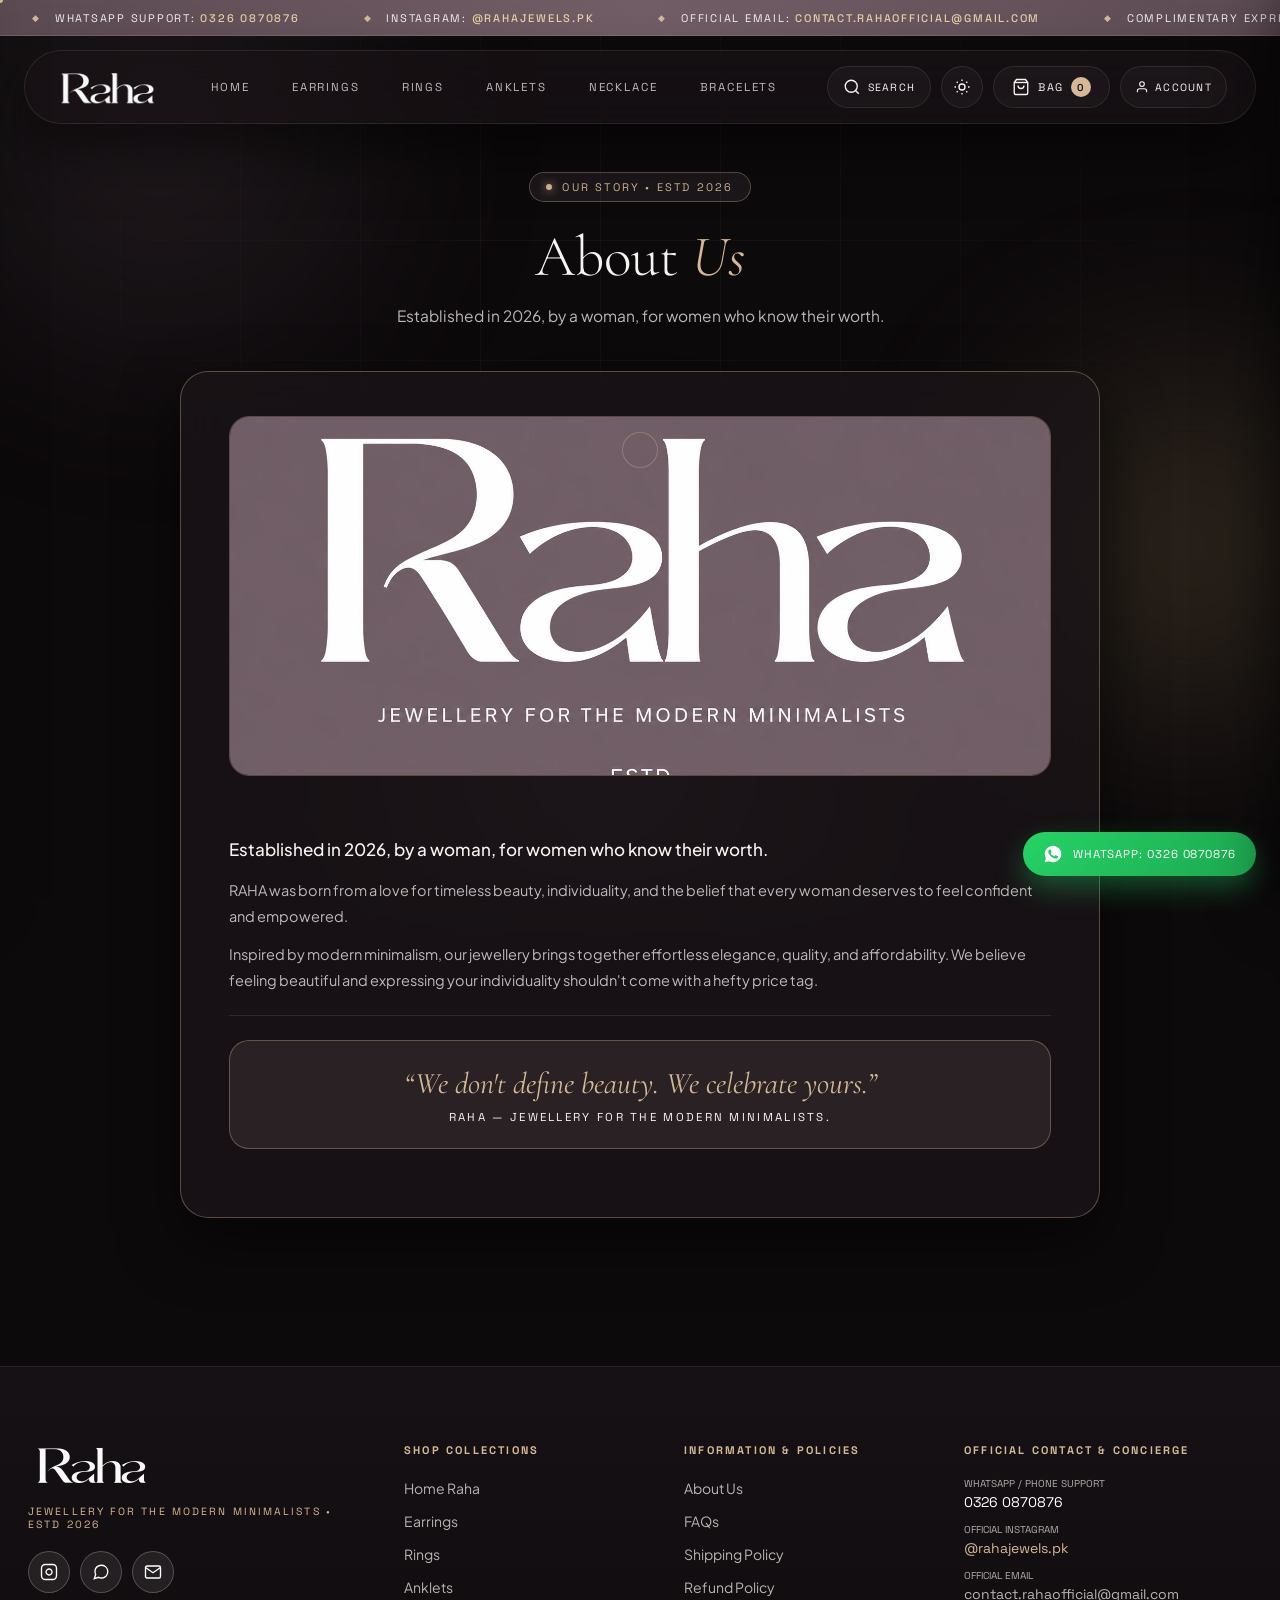
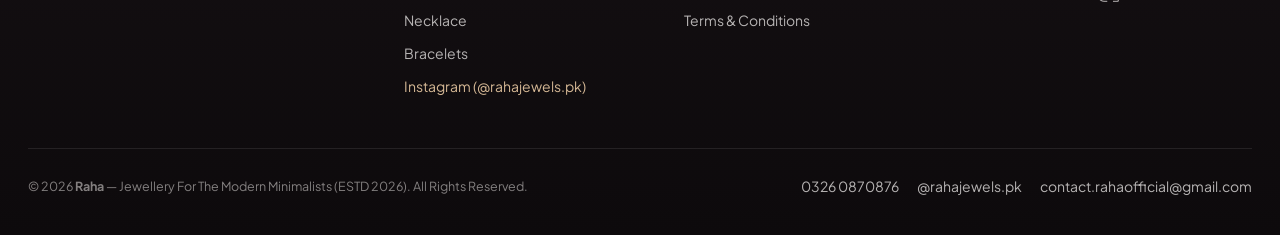
<file: about-us.html>
<!DOCTYPE html>
<html lang="en">
<head>
  <link rel="preconnect" href="https://zqlhbmyiyeyflcflicsv.supabase.co">
  <meta charset="UTF-8">
  <meta name="viewport" content="width=device-width, initial-scale=1.0">
  <!-- RAHA SEO & STRUCTURED DATA START -->
  <title>About Raha Jewels — Jewellery For The Modern Minimalists | Pakistan</title>
  <meta name="description" content="Learn the story behind Raha Jewels (ESTD 2026) — minimalist everyday jewellery created by a woman, for women across Pakistan who know their worth.">
  <meta name="keywords" content="About Raha Jewels, Raha jewellery brand Pakistan, minimalist jewellery brand, @rahajewels.pk">
  <meta name="robots" content="index, follow">
  <meta name="author" content="Raha Jewels">
  <meta name="theme-color" content="#120c10">
  <meta name="geo.region" content="PK">
  <meta name="geo.placename" content="Pakistan">
  <link rel="canonical" href="https://rahajewels.pk/about-us.html">
  <meta property="og:type" content="website">
  <meta property="og:site_name" content="Raha Jewels">
  <meta property="og:locale" content="en_PK">
  <meta property="og:title" content="About Raha Jewels — Jewellery For The Modern Minimalists | Pakistan">
  <meta property="og:description" content="Learn the story behind Raha Jewels (ESTD 2026) — minimalist everyday jewellery created by a woman, for women across Pakistan who know their worth.">
  <meta property="og:url" content="https://rahajewels.pk/about-us.html">
  <meta property="og:image" content="https://rahajewels.pk/Assets/Main%20Raha%20logo%20with%20slogan%20(The%20actual%20logo).webp">
  <meta property="og:image:alt" content="Raha Jewels — Jewellery For The Modern Minimalists">
  <meta name="twitter:card" content="summary_large_image">
  <meta name="twitter:title" content="About Raha Jewels — Jewellery For The Modern Minimalists | Pakistan">
  <meta name="twitter:description" content="Learn the story behind Raha Jewels (ESTD 2026) — minimalist everyday jewellery created by a woman, for women across Pakistan who know their worth.">
  <meta name="twitter:image" content="https://rahajewels.pk/Assets/Main%20Raha%20logo%20with%20slogan%20(The%20actual%20logo).webp">
  <script type="application/ld+json">{"@context": "https://schema.org", "@type": "AboutPage", "name": "About Raha Jewels", "url": "https://rahajewels.pk/about-us.html"}</script>
  <!-- RAHA SEO & STRUCTURED DATA END -->
  <link rel="icon" href="/favicon.ico" sizes="48x48">
  <link rel="icon" type="image/png" sizes="192x192" href="Assets/raha-favicon.png">
  <link rel="apple-touch-icon" sizes="192x192" href="Assets/raha-favicon.png">
  <link rel="preconnect" href="https://fonts.googleapis.com">
  <link rel="preconnect" href="https://fonts.gstatic.com" crossorigin>
  <link rel="stylesheet" href="https://fonts.googleapis.com/css2?family=Cormorant+Garamond:ital,wght@0,300;0,400;0,500;0,600;1,400&family=Plus+Jakarta+Sans:wght@300;400;500;600&family=Space+Grotesk:wght@300;400;500;600&display=swap">
  <link rel="stylesheet" href="Assets/css/raha-atelier.css?v=20261126_v77">
</head>
<body>
  <!-- Ambient Futuristic Background Shaders & Architectural Grid -->
  <div class="raha-ambient-canvas" aria-hidden="true">
    <div class="raha-ambient-orb raha-ambient-orb--1"></div>
    <div class="raha-ambient-orb raha-ambient-orb--2"></div>
    <div class="raha-ambient-orb raha-ambient-orb--3"></div>
  </div>
  <div class="raha-arch-grid" aria-hidden="true"></div>

  <!-- Custom Magnetic Luxury Cursor -->
  <div class="raha-cursor-dot" aria-hidden="true"></div>
  <div class="raha-cursor-ring" aria-hidden="true"></div>

  <!-- Top Kinetic Announcement Marquee -->
  <div class="raha-marquee" role="region" aria-label="Raha Announcements">
    <div class="raha-marquee__track">
      
      <span class="raha-marquee__item">
        <span class="raha-marquee__diamond">◆</span>
        <span>WhatsApp Support: <a href="https://wa.me/923260870876" target="_blank" rel="noopener">0326 0870876</a></span>
      </span>
      <span class="raha-marquee__item">
        <span class="raha-marquee__diamond">◆</span>
        <span>Instagram: <a href="https://www.instagram.com/rahajewels.pk?fqnt=eDl6ZzE3NjEwMXFl" target="_blank" rel="noopener">@rahajewels.pk</a></span>
      </span>
      <span class="raha-marquee__item">
        <span class="raha-marquee__diamond">◆</span>
        <span>Official Email: <a href="mailto:contact.rahaofficial@gmail.com">contact.rahaofficial@gmail.com</a></span>
      </span>
      <span class="raha-marquee__item">
        <span class="raha-marquee__diamond">◆</span>
        <span>Complimentary Express Delivery on Orders Above Rs 3,500 • 100% Waterproof &amp; Anti-Tarnish Gold Plated</span>
      </span>
      
      <span class="raha-marquee__item">
        <span class="raha-marquee__diamond">◆</span>
        <span>WhatsApp Support: <a href="https://wa.me/923260870876" target="_blank" rel="noopener">0326 0870876</a></span>
      </span>
      <span class="raha-marquee__item">
        <span class="raha-marquee__diamond">◆</span>
        <span>Instagram: <a href="https://www.instagram.com/rahajewels.pk?fqnt=eDl6ZzE3NjEwMXFl" target="_blank" rel="noopener">@rahajewels.pk</a></span>
      </span>
      <span class="raha-marquee__item">
        <span class="raha-marquee__diamond">◆</span>
        <span>Official Email: <a href="mailto:contact.rahaofficial@gmail.com">contact.rahaofficial@gmail.com</a></span>
      </span>
      <span class="raha-marquee__item">
        <span class="raha-marquee__diamond">◆</span>
        <span>Complimentary Express Delivery on Orders Above Rs 3,500 • 100% Waterproof &amp; Anti-Tarnish Gold Plated</span>
      </span>
    </div>
  </div>

  <!-- Pure Minimalist Floating Glassmorphic Capsule Header -->
  <header class="raha-header-wrap">
    <div class="raha-header">
      <div style="display:flex;align-items:center;gap:12px;">
        <button type="button" class="raha-icon-btn raha-mobile-toggle" data-open-mobile-menu aria-label="Open Navigation Menu">
          <svg viewBox="0 0 24 24" fill="none" stroke="currentColor" stroke-width="1.8">
            <line x1="3" y1="6" x2="21" y2="6"></line>
            <line x1="3" y1="12" x2="21" y2="12"></line>
            <line x1="3" y1="18" x2="15" y2="18"></line>
          </svg>
        </button>
        <a href="index.html" class="raha-logo-link" aria-label="Raha — Jewellery For The Modern Minimalists Home">
          <img src="Assets/Raha logo white with transparent background.webp" alt="Raha" class="raha-logo-img raha-logo-img--light" decoding="async">
          <img src="Assets/Raha logo black with transparent background.webp" alt="Raha" class="raha-logo-img raha-logo-img--dark" decoding="async">
        </a>
      </div>

      <nav aria-label="Primary Raha Navigation">
        <ul class="raha-nav">
          <li><a href="index.html" class="raha-nav__link">Home</a></li>
          <li><a href="earrings.html" class="raha-nav__link">Earrings</a></li>
          <li><a href="rings.html" class="raha-nav__link">Rings</a></li>
          <li><a href="anklets.html" class="raha-nav__link">Anklets</a></li>
          <li><a href="necklace.html" class="raha-nav__link">Necklace</a></li>
          <li><a href="bracelets.html" class="raha-nav__link">Bracelets</a></li>
          
        </ul>
      </nav>

      <div class="raha-header__actions">
        <!-- Minimalist Spotlight Search Trigger -->
        <button type="button" class="raha-icon-btn" data-open-search aria-label="Search Raha Catalog &amp; SKUs" title="Search Pieces &amp; SKUs (Ctrl+K)" style="width:auto;padding:0 15px;border-radius:100px;gap:7px;font-family:var(--font-mono);font-size:10.5px;letter-spacing:0.12em;text-transform:uppercase;">
          <svg viewBox="0 0 24 24" fill="none" stroke="currentColor" stroke-width="1.8">
            <circle cx="11" cy="11" r="8"></circle>
            <line x1="21" y1="21" x2="16.65" y2="16.65"></line>
          </svg>
          <span>Search</span>
        </button>

        <button type="button" class="raha-icon-btn" data-theme-toggle aria-label="Toggle Theme Atmosphere" title="Switch Theme">
          <svg viewBox="0 0 24 24" fill="none" stroke="currentColor" stroke-width="1.8">
            <circle cx="12" cy="12" r="4"></circle>
            <path d="M12 2v2M12 20v2M4.93 4.93l1.41 1.41M17.66 17.66l1.41 1.41M2 12h2M20 12h2M6.34 17.66l-1.41 1.41M19.07 4.93l-1.41 1.41"></path>
          </svg>
        </button>

        <button type="button" class="raha-icon-btn raha-bag-btn" data-open-bag aria-label="Open Shopping Bag">
          <svg viewBox="0 0 24 24" fill="none" stroke="currentColor" stroke-width="1.8">
            <path d="M6 2L3 6v14a2 2 0 002 2h14a2 2 0 002-2V6l-3-4z"></path>
            <line x1="3" y1="6" x2="21" y2="6"></line>
            <path d="M16 10a4 4 0 01-8 0"></path>
          </svg>
          <span>Bag</span>
          <span class="raha-bag-count">0</span>
        </button>

        <!-- Customer Account / Auth Trigger -->
        <button type="button" class="raha-icon-btn raha-auth-btn" data-auth-trigger aria-label="Customer Account Login / Sign Up" style="width:auto;padding:0 14px;border-radius:100px;gap:6px;font-family:var(--font-mono);font-size:10.5px;letter-spacing:0.12em;text-transform:uppercase;">
          <svg viewBox="0 0 24 24" fill="none" stroke="currentColor" stroke-width="1.8" style="width:14px;height:14px;">
            <path d="M20 21v-2a4 4 0 0 0-4-4H8a4 4 0 0 0-4 4v2"></path>
            <circle cx="12" cy="7" r="4"></circle>
          </svg>
          <span class="raha-auth-label">Account</span>
        </button>
      </div>
    </div>
  </header>

  <main>
    <section class="raha-policy-section">
      <div class="raha-container">
        <div class="raha-policy-wrap">
          <div class="raha-policy-hero">
            <div class="raha-eyebrow" style="justify-content:center;">
              <span class="raha-eyebrow__dot"></span>
              <span>Our Story • ESTD 2026</span>
            </div>
            <h1 class="raha-policy-title">About <em style="font-style:italic;color:var(--raha-gold);">Us</em></h1>
            <p class="raha-policy-lead">
              Established in 2026, by a woman, for women who know their worth.
            </p>
          </div>

          <div class="raha-policy-card">
            <div style="margin-bottom:32px;">
              <img src="Assets/Main Raha logo with slogan (The actual logo).webp" alt="Raha — Jewellery For The Modern Minimalists ESTD 2026" style="width:100%;max-height:360px;object-fit:cover;border-radius:20px;border:1px solid var(--border-glow);" decoding="async">
            </div>

            <div class="raha-policy-block">
              <p class="raha-policy-p" style="font-size:17px;color:var(--text-primary);font-weight:500;">
                Established in 2026, by a woman, for women who know their worth.
              </p>
              <p class="raha-policy-p">
                RAHA was born from a love for timeless beauty, individuality, and the belief that every woman deserves to feel confident and empowered.
              </p>
              <p class="raha-policy-p">
                Inspired by modern minimalism, our jewellery brings together effortless elegance, quality, and affordability. We believe feeling beautiful and expressing your individuality shouldn't come with a hefty price tag.
              </p>
            </div>

            <div class="raha-policy-callout" style="text-align:center;">
              <p style="font-family:var(--font-serif);font-size:30px;font-style:italic;color:var(--raha-gold);margin-bottom:8px;">
                “We don't define beauty. We celebrate yours.”
              </p>
              <p style="font-family:var(--font-mono);font-size:11.5px;letter-spacing:0.2em;text-transform:uppercase;color:var(--text-primary);">
                RAHA — Jewellery for the Modern Minimalists.
              </p>
            </div>
          </div>
        </div>
      </div>
    </section>
  </main>

  <!-- Luxury Footer with Complete Official Raha Contact & Social Integration -->
  <footer class="raha-footer">
    <div class="raha-container">
      <div class="raha-footer__grid">
        <!-- Column 1: Official Raha Identity -->
        <div>
          <a href="index.html" style="display:inline-block;margin-bottom:16px;">
            <img src="Assets/Raha logo white with transparent background.webp" alt="Raha — Jewellery For The Modern Minimalists" style="height:42px;width:auto;" decoding="async">
          </a>
          <p style="font-family:var(--font-mono);font-size:10.5px;letter-spacing:0.2em;text-transform:uppercase;color:var(--raha-gold);margin-bottom:20px;">
            Jewellery For The Modern Minimalists • ESTD 2026
          </p>
          <!-- Footer Social Icon Bar -->
          <div style="display:flex;gap:10px;align-items:center;">
            <a href="https://www.instagram.com/rahajewels.pk?fqnt=eDl6ZzE3NjEwMXFl" target="_blank" rel="noopener" class="raha-icon-btn raha-footer-social-btn" aria-label="Instagram @rahajewels.pk" title="Instagram @rahajewels.pk">
              <svg viewBox="0 0 24 24" fill="none" stroke="currentColor" stroke-width="1.8">
                <rect x="2" y="2" width="20" height="20" rx="5" ry="5"></rect>
                <path d="M16 11.37A4 4 0 1112.63 8 4 4 0 0116 11.37z"></path>
                <line x1="17.5" y1="6.5" x2="17.51" y2="6.5"></line>
              </svg>
            </a>
            <a href="https://wa.me/923260870876" target="_blank" rel="noopener" class="raha-icon-btn raha-footer-social-btn" aria-label="WhatsApp 0326 0870876" title="WhatsApp 0326 0870876">
              <svg viewBox="0 0 24 24" fill="none" stroke="currentColor" stroke-width="1.8">
                <path d="M21 11.5a8.38 8.38 0 01-.9 3.8 8.5 8.5 0 01-7.6 4.7 8.38 8.38 0 01-3.8-.9L3 21l1.9-5.7a8.38 8.38 0 01-.9-3.8 8.5 8.5 0 014.7-7.6 8.38 8.38 0 013.8-.9h.5a8.48 8.48 0 018 8v.5z"></path>
              </svg>
            </a>
            <a href="mailto:contact.rahaofficial@gmail.com" class="raha-icon-btn raha-footer-social-btn" aria-label="Email contact.rahaofficial@gmail.com" title="Email contact.rahaofficial@gmail.com">
              <svg viewBox="0 0 24 24" fill="none" stroke="currentColor" stroke-width="1.8">
                <path d="M4 4h16c1.1 0 2 .9 2 2v12c0 1.1-.9 2-2 2H4c-1.1 0-2-.9-2-2V6c0-1.1.9-2 2-2z"></path>
                <polyline points="22,6 12,13 2,6"></polyline>
              </svg>
            </a>
          </div>
        </div>

        <!-- Column 2: Shop Collections Menu (Includes Instagram Link) -->
        <div>
          <h3 class="raha-footer__heading">Shop Collections</h3>
          <ul class="raha-footer__list">
            <li><a href="index.html" class="raha-footer__link">Home Raha</a></li>
            <li><a href="earrings.html" class="raha-footer__link">Earrings</a></li>
            <li><a href="rings.html" class="raha-footer__link">Rings</a></li>
            <li><a href="anklets.html" class="raha-footer__link">Anklets</a></li>
            <li><a href="necklace.html" class="raha-footer__link">Necklace</a></li>
            <li><a href="bracelets.html" class="raha-footer__link">Bracelets</a></li>
            <li><a href="https://www.instagram.com/rahajewels.pk?fqnt=eDl6ZzE3NjEwMXFl" target="_blank" rel="noopener" class="raha-footer__link" style="color:var(--raha-gold);">Instagram (@rahajewels.pk)</a></li>
          </ul>
        </div>

        <!-- Column 3: Information & Store Policies (Footer-Exclusive Navigation) -->
        <div>
          <h3 class="raha-footer__heading">Information &amp; Policies</h3>
          <ul class="raha-footer__list">
            <li><a href="about-us.html" class="raha-footer__link">About Us</a></li>
            <li><a href="faqs.html" class="raha-footer__link">FAQs</a></li>
            <li><a href="shipping-policy.html" class="raha-footer__link">Shipping Policy</a></li>
            <li><a href="refund-policy.html" class="raha-footer__link">Refund Policy</a></li>
            <li><a href="terms-and-conditions.html" class="raha-footer__link">Terms &amp; Conditions</a></li>
          </ul>
        </div>

        <!-- Column 4: Official Contact Concierge -->
        <div>
          <h3 class="raha-footer__heading">Official Contact &amp; Concierge</h3>
          <ul class="raha-footer__list">
            <li>
              <span style="display:block;font-family:var(--font-mono);font-size:10px;text-transform:uppercase;color:rgba(247,244,242,0.68);">WhatsApp / Phone Support</span>
              <a href="https://wa.me/923260870876" target="_blank" rel="noopener" class="raha-footer__link" style="font-family:var(--font-mono);color:#fff;">0326 0870876</a>
            </li>
            <li>
              <span style="display:block;font-family:var(--font-mono);font-size:10px;text-transform:uppercase;color:rgba(247,244,242,0.68);">Official Instagram</span>
              <a href="https://www.instagram.com/rahajewels.pk?fqnt=eDl6ZzE3NjEwMXFl" target="_blank" rel="noopener" class="raha-footer__link" style="font-family:var(--font-mono);color:var(--raha-gold);">@rahajewels.pk</a>
            </li>
            <li>
              <span style="display:block;font-family:var(--font-mono);font-size:10px;text-transform:uppercase;color:rgba(247,244,242,0.68);">Official Email</span>
              <a href="mailto:contact.rahaofficial@gmail.com" class="raha-footer__link" style="font-family:var(--font-mono);">contact.rahaofficial@gmail.com</a>
            </li>
          </ul>
        </div>
      </div>

      <div class="raha-footer__bottom">
        <div>&copy; 2026 <strong>Raha</strong> — Jewellery For The Modern Minimalists (ESTD 2026). All Rights Reserved.</div>
        <div style="display:flex;gap:18px;flex-wrap:wrap;">
          <a href="https://wa.me/923260870876" target="_blank" rel="noopener" class="raha-footer__link">0326 0870876</a>
          <a href="https://www.instagram.com/rahajewels.pk?fqnt=eDl6ZzE3NjEwMXFl" target="_blank" rel="noopener" class="raha-footer__link">@rahajewels.pk</a>
          <a href="mailto:contact.rahaofficial@gmail.com" class="raha-footer__link">contact.rahaofficial@gmail.com</a>
        </div>
      </div>
    </div>
  </footer>

  <!-- Shared Backdrop for Drawers, Spotlight Search & Quick-View Modal -->
  <div class="raha-backdrop" id="raha-backdrop"></div>

  <!-- Spotlight Command-Palette Search & Delivery Concierge Modal -->
  <div class="raha-spotlight-modal" id="raha-spotlight-modal" role="dialog" aria-modal="true" aria-label="Search Raha Catalog">
    <div class="raha-spotlight-box">
      <div class="raha-spotlight-bar">
        <select class="raha-spotlight-cat" id="raha-global-search-cat" aria-label="Filter by Department">
          <option value="all">All Archetypes</option>
          <option value="earrings">Earrings</option>
          <option value="rings">Rings</option>
          <option value="anklets">Anklets</option>
          <option value="necklace">Necklace</option>
          <option value="bracelets">Bracelets</option>
        </select>
        <input type="search"
               id="raha-global-search-input"
               class="raha-spotlight-input"
               placeholder="Search by piece name, finish, or SKU (e.g. hoops, herringbone, RAHA-EAR-01)..."
               autocomplete="off">
        <button type="button" class="raha-icon-btn" data-close-overlay aria-label="Close Search" style="width:34px;height:34px;">&times;</button>
      </div>
      <div style="padding:10px 22px;background:rgba(114,94,103,0.14);border-bottom:1px solid var(--border-subtle);display:flex;justify-content:space-between;align-items:center;flex-wrap:wrap;gap:8px;font-family:var(--font-mono);font-size:10.5px;">
        <span style="color:var(--text-secondary);">📍 Deliver to Pakistan: <strong style="color:var(--raha-gold);cursor:pointer;" data-deliver-toggle data-deliver-city>Karachi • Express 24h</strong> (Click city to switch)</span>
        <span style="color:var(--text-muted);">Free Express Delivery Above Rs 3,500</span>
      </div>
      <div class="raha-spotlight-results" id="raha-global-search-results"></div>
    </div>
  </div>

  <!-- Left Slide-Out Mobile Menu Drawer -->
  <aside class="raha-drawer raha-drawer--left" id="raha-mobile-drawer" aria-label="Mobile Navigation Drawer">
    <div class="raha-drawer__head">
      <a href="index.html" class="raha-logo-link">
        <img src="Assets/Raha logo white with transparent background.webp" alt="Raha" class="raha-logo-img raha-logo-img--light" style="height:30px;" decoding="async">
        <img src="Assets/Raha logo black with transparent background.webp" alt="Raha" class="raha-logo-img raha-logo-img--dark" style="height:30px;" decoding="async">
      </a>
      <button type="button" class="raha-icon-btn" data-close-overlay aria-label="Close Menu">&times;</button>
    </div>
    <div class="raha-drawer__body">
      <div style="margin-bottom:24px;">
        <a href="index.html" style="display:flex;justify-content:space-between;align-items:center;padding:14px 0;border-bottom:1px solid var(--border-subtle);text-decoration:none;font-family:var(--font-serif);font-size:22px;color:var(--text-primary);"><span>Home</span><span style="font-family:var(--font-mono);font-size:12px;color:var(--raha-gold);">→</span></a>
<a href="earrings.html" style="display:flex;justify-content:space-between;align-items:center;padding:14px 0;border-bottom:1px solid var(--border-subtle);text-decoration:none;font-family:var(--font-serif);font-size:22px;color:var(--text-primary);"><span>Earrings</span><span style="font-family:var(--font-mono);font-size:12px;color:var(--raha-gold);">→</span></a>
<a href="rings.html" style="display:flex;justify-content:space-between;align-items:center;padding:14px 0;border-bottom:1px solid var(--border-subtle);text-decoration:none;font-family:var(--font-serif);font-size:22px;color:var(--text-primary);"><span>Rings</span><span style="font-family:var(--font-mono);font-size:12px;color:var(--raha-gold);">→</span></a>
<a href="anklets.html" style="display:flex;justify-content:space-between;align-items:center;padding:14px 0;border-bottom:1px solid var(--border-subtle);text-decoration:none;font-family:var(--font-serif);font-size:22px;color:var(--text-primary);"><span>Anklets</span><span style="font-family:var(--font-mono);font-size:12px;color:var(--raha-gold);">→</span></a>
<a href="necklace.html" style="display:flex;justify-content:space-between;align-items:center;padding:14px 0;border-bottom:1px solid var(--border-subtle);text-decoration:none;font-family:var(--font-serif);font-size:22px;color:var(--text-primary);"><span>Necklace</span><span style="font-family:var(--font-mono);font-size:12px;color:var(--raha-gold);">→</span></a>
<a href="bracelets.html" style="display:flex;justify-content:space-between;align-items:center;padding:14px 0;border-bottom:1px solid var(--border-subtle);text-decoration:none;font-family:var(--font-serif);font-size:22px;color:var(--text-primary);"><span>Bracelets</span><span style="font-family:var(--font-mono);font-size:12px;color:var(--raha-gold);">→</span></a>

      </div>
      <div style="padding:18px;border-radius:18px;border:1px solid var(--border-subtle);background:var(--bg-card);">
        <div style="font-family:var(--font-mono);font-size:10px;letter-spacing:0.18em;text-transform:uppercase;color:var(--raha-gold);margin-bottom:20px;">
          Official Raha Concierge
        </div>
        <p style="margin-bottom:10px;font-size:13px;">
          <a href="https://wa.me/923260870876" target="_blank" rel="noopener" style="color:var(--text-primary);text-decoration:none;">WhatsApp: <strong>0326 0870876</strong></a>
        </p>
        <p style="margin-bottom:10px;font-size:13px;">
          <a href="https://www.instagram.com/rahajewels.pk?fqnt=eDl6ZzE3NjEwMXFl" target="_blank" rel="noopener" style="color:var(--raha-gold);text-decoration:none;">Instagram: <strong>@rahajewels.pk</strong></a>
        </p>
        <p style="font-size:13px;">
          <a href="mailto:contact.rahaofficial@gmail.com" style="color:var(--text-secondary);text-decoration:none;">contact.rahaofficial@gmail.com</a>
        </p>
      </div>
    </div>
  </aside>

  <!-- Right Slide-Out Shopping Bag Drawer -->
  <aside class="raha-drawer" id="raha-bag-drawer" aria-label="Raha Shopping Bag">
    <div class="raha-drawer__head">
      <h2 class="raha-drawer__title">Your Raha Bag</h2>
      <button type="button" class="raha-icon-btn" data-close-overlay aria-label="Close Bag">&times;</button>
    </div>
    <div class="raha-fsb">
      <div class="raha-fsb__text" id="raha-fsb-text">Enjoy <strong style="color:var(--raha-gold);">Free Express Delivery</strong> on orders above Rs 3,500</div>
      <div class="raha-fsb__bar">
        <div class="raha-fsb__fill" id="raha-fsb-fill" style="width:0%;"></div>
      </div>
    </div>
    <div class="raha-drawer__body" id="raha-bag-items"></div>
    <div class="raha-drawer__foot">
      <div style="display:flex;justify-content:space-between;align-items:center;margin-bottom:14px;">
        <span style="font-family:var(--font-mono);font-size:11px;letter-spacing:0.15em;text-transform:uppercase;color:var(--text-secondary);">Estimated Subtotal</span>
        <span style="font-family:var(--font-mono);font-size:18px;font-weight:600;color:var(--raha-gold);" id="raha-bag-subtotal">Rs 0</span>
      </div>
      <button type="button" class="raha-btn raha-btn--primary" id="raha-cod-checkout-btn" style="width:100%;padding:14px 20px;">
        <span>Checkout</span>
      </button>
    </div>
  </aside>

  <!-- Cash on Delivery (COD) Customer Address & Details Modal -->
  <div class="raha-cod-modal" id="raha-cod-modal" role="dialog" aria-modal="true" aria-labelledby="raha-cod-modal-title">
    <div class="raha-cod-modal__box">
      <div class="raha-cod-modal__head">
        <div>
          <div style="font-family:var(--font-mono);font-size:10px;letter-spacing:0.18em;text-transform:uppercase;color:var(--raha-gold);margin-bottom:4px;">Pakistan Express Dispatch • Pay at Doorstep</div>
          <h3 style="font-family:var(--font-serif);font-size:28px;font-weight:400;color:var(--text-primary);" id="raha-cod-modal-title">Cash on Delivery Checkout</h3>
        </div>
        <button type="button" class="raha-icon-btn" data-close-overlay aria-label="Close Cash on Delivery Modal">&times;</button>
      </div>

      <!-- Step 1: Address, Phone No, Name & Email Form + Live Order Summary -->
      <div id="raha-cod-form-view" class="raha-cod-modal__grid">
        <form id="raha-cod-form" novalidate>
          <div class="raha-cod-error" id="raha-cod-error">
            Please enter your Full Name, Phone Number, Email Address, and Complete Delivery Address to confirm your Cash on Delivery order.
          </div>

          <div class="raha-cod-field-row">
            <div class="raha-cod-field">
              <label class="raha-cod-label" for="cod-input-name">Full Name <span>*</span></label>
              <input type="text" id="cod-input-name" class="raha-cod-input" placeholder="e.g. Ayesha Khan" required autocomplete="name">
            </div>
            <div class="raha-cod-field">
              <label class="raha-cod-label" for="cod-input-phone">Phone / WhatsApp No. <span>*</span></label>
              <input type="tel" id="cod-input-phone" class="raha-cod-input" placeholder="e.g. +92 300 1234567" required autocomplete="tel">
            </div>
          </div>

          <div class="raha-cod-field-row">
            <div class="raha-cod-field">
              <label class="raha-cod-label" for="cod-input-email">Email Address <span>*</span></label>
              <input type="email" id="cod-input-email" class="raha-cod-input" placeholder="e.g. ayesha@example.com" required autocomplete="email">
            </div>
            <div class="raha-cod-field">
              <label class="raha-cod-label" for="cod-input-city">Delivery City <span>*</span></label>
              <select id="cod-input-city" class="raha-cod-input" required autocomplete="address-level2" style="background:#171215;color:var(--text-primary);cursor:pointer;">
                <option value="" disabled selected>Select Your City...</option>
                <option value="Karachi">Karachi</option>
                <option value="Lahore">Lahore</option>
                <option value="Islamabad">Islamabad</option>
                <option value="Rawalpindi">Rawalpindi</option>
                <option value="Faisalabad">Faisalabad</option>
                <option value="Multan">Multan</option>
                <option value="Peshawar">Peshawar</option>
                <option value="Quetta">Quetta</option>
                <option value="Sialkot">Sialkot</option>
                <option value="Gujranwala">Gujranwala</option>
                <option value="Hyderabad">Hyderabad</option>
                <option value="Abbottabad">Abbottabad</option>
                <option value="Bahawalpur">Bahawalpur</option>
                <option value="Sargodha">Sargodha</option>
                <option value="Sukkur">Sukkur</option>
                <option value="Larkana">Larkana</option>
                <option value="Wah Cantt">Wah Cantt</option>
                <option value="Taxila">Taxila</option>
                <option value="Jhelum">Jhelum</option>
                <option value="Gujrat">Gujrat</option>
                <option value="Sahiwal">Sahiwal</option>
                <option value="Mardan">Mardan</option>
                <option value="Kasur">Kasur</option>
                <option value="Rahim Yar Khan">Rahim Yar Khan</option>
                <option value="Dera Ghazi Khan">Dera Ghazi Khan</option>
                <option value="Sheikhupura">Sheikhupura</option>
                <option value="Muzaffarabad">Muzaffarabad (AJK)</option>
                <option value="Mirpur">Mirpur (AJK)</option>
                <option value="Gilgit">Gilgit</option>
                <option value="Other City">Other City (Nationwide)</option>
              </select>
              <input type="text" id="cod-input-city-other" class="raha-cod-input" placeholder="Type your city name..." style="display:none;margin-top:8px;">
            </div>
          </div>

          <div class="raha-cod-field">
            <label class="raha-cod-label" for="cod-input-address">Complete Street Delivery Address <span>*</span></label>
            <textarea id="cod-input-address" class="raha-cod-textarea" placeholder="House / Flat No., Street Name, Block / Phase / Sector, Area &amp; Nearest Landmark" required autocomplete="street-address"></textarea>
          </div>

          <div class="raha-cod-field">
            <label class="raha-cod-label" for="cod-input-notes">Delivery Note / Keepsake Gift Message (Optional)</label>
            <input type="text" id="cod-input-notes" class="raha-cod-input" placeholder="Optional instructions for rider or complimentary gift card note">
          </div>

          <div class="raha-cod-field" style="margin-top:4px;margin-bottom:6px;">
            <label class="raha-cod-label" style="margin-bottom:8px;">Select Payment Method <span>*</span></label>
            <div style="display:grid;grid-template-columns:1fr 1fr;gap:10px;" id="raha-payment-methods-grid">
              <label class="raha-payment-option is-selected" id="pay-opt-cod" style="cursor:pointer;display:flex;align-items:flex-start;gap:10px;padding:12px 14px;border-radius:12px;background:rgba(214,183,138,0.08);border:1.5px solid var(--raha-gold);transition:all 0.2s ease;">
                <input type="radio" name="raha-payment-mode" value="cod" checked style="accent-color:var(--raha-gold);margin-top:2px;cursor:pointer;">
                <div>
                  <div style="font-family:var(--font-mono);font-size:12px;font-weight:600;color:var(--text-primary);letter-spacing:0.04em;">📦 Cash on Delivery</div>
                  <div style="font-size:10.5px;color:var(--text-secondary);margin-top:2px;line-height:1.4;">Pay in cash upon doorstep delivery</div>
                </div>
              </label>
              <label class="raha-payment-option" id="pay-opt-online" style="cursor:pointer;display:flex;align-items:flex-start;gap:10px;padding:12px 14px;border-radius:12px;background:rgba(100,181,246,0.04);border:1px solid rgba(100,181,246,0.25);transition:all 0.2s ease;">
                <input type="radio" name="raha-payment-mode" value="online" style="accent-color:#64b5f6;margin-top:2px;cursor:pointer;">
                <div>
                  <div style="font-family:var(--font-mono);font-size:12px;font-weight:600;color:#64b5f6;letter-spacing:0.04em;">💳 Online Payment</div>
                  <div style="font-size:10.5px;color:var(--text-secondary);margin-top:2px;line-height:1.4;">Bank Transfer / Raast via WhatsApp</div>
                </div>
              </label>
            </div>
          </div>

          <button type="submit" class="raha-btn raha-btn--primary" id="raha-cod-submit-btn" style="width:100%;padding:15px 22px;margin-top:6px;">
            <span id="raha-cod-submit-label">Confirm Cash on Delivery Order</span>
          </button>
        </form>

        <div class="raha-cod-summary-box">
          <div>
            <div style="font-family:var(--font-mono);font-size:10.5px;letter-spacing:0.15em;text-transform:uppercase;color:var(--raha-gold);margin-bottom:20px;">
              Your Raha Order Summary
            </div>
            <div class="raha-cod-items-list" id="raha-cod-items-list"></div>
          </div>

          <div style="padding-top:14px;border-top:1px solid var(--border-subtle);display:flex;flex-direction:column;gap:8px;font-family:var(--font-mono);font-size:12px;">
            <div style="display:flex;justify-content:space-between;color:var(--text-secondary);">
              <span>Items Subtotal</span>
              <span id="raha-cod-subtotal">Rs 0</span>
            </div>
            <div style="display:flex;justify-content:space-between;color:var(--text-secondary);">
              <span>Express COD Shipping</span>
              <span id="raha-cod-shipping" style="color:var(--raha-gold);">FREE</span>
            </div>
            <div style="display:flex;justify-content:space-between;font-size:16px;font-weight:600;color:var(--text-primary);padding-top:8px;border-top:1px solid var(--border-subtle);">
              <span>Total COD Payable</span>
              <span id="raha-cod-total" style="color:var(--raha-gold);">Rs 0</span>
            </div>

          </div>
        </div>
      </div>

      <!-- Step 2: Confirmed Order Receipt View -->
      <div id="raha-cod-receipt-view" class="raha-cod-receipt" style="display:none;"></div>
    </div>
  </div>

  <!-- Customer Authentication (Login / Sign Up) Modal -->
  <div class="raha-modal" id="raha-auth-modal" role="dialog" aria-modal="true" aria-labelledby="raha-auth-modal-title">
    <div class="raha-modal__box" style="grid-template-columns:1fr;max-width:480px;padding:32px 28px;">
      <div style="display:flex;justify-content:space-between;align-items:center;margin-bottom:14px;">
        <span style="font-family:var(--font-mono);font-size:10px;letter-spacing:0.18em;text-transform:uppercase;color:var(--raha-gold);" id="raha-auth-modal-title">Raha Membership</span>
        <button type="button" class="raha-icon-btn" data-close-overlay aria-label="Close Authentication Modal">&times;</button>
      </div>

      <!-- Logged-in Profile View (when active user exists) -->
      <div id="auth-logged-in-view" style="display:none;text-align:center;padding:12px 0;">
        <div style="width:52px;height:52px;border-radius:50%;background:rgba(214,183,138,0.15);border:1px solid var(--raha-gold);display:flex;align-items:center;justify-content:center;margin:0 auto 12px;color:var(--raha-gold);font-size:22px;">👤</div>
        <h3 style="font-family:var(--font-serif);font-size:26px;font-weight:400;margin-bottom:4px;" id="auth-user-display-name">Welcome Back</h3>
        <p style="font-family:var(--font-mono);font-size:12px;color:var(--text-muted);margin-bottom:20px;" id="auth-user-display-email">customer@example.com</p>
        
        <div style="display:flex;flex-direction:column;gap:10px;">
          <button type="button" class="raha-btn raha-btn--primary" id="auth-go-to-checkout-btn" style="width:100%;padding:13px 20px;">
            <span>Proceed to Checkout</span>
          </button>
          <button type="button" class="raha-btn raha-btn--glass" id="auth-logout-btn" style="width:100%;padding:11px 20px;color:#e57373;">
            <span>Sign Out of Account</span>
          </button>
        </div>
      </div>

      <!-- Auth Form View (Tabs: Sign In vs Sign Up) -->
      <div id="auth-forms-view">
        <div id="auth-modal-banner" style="display:none;padding:10px 14px;border-radius:12px;background:rgba(214,183,138,0.14);border:1px solid var(--raha-gold);color:var(--raha-gold-light);font-size:12px;margin-bottom:14px;line-height:1.45;">
          🔒 <strong>Account Required</strong>: Please sign in or create an account to complete your Cash on Delivery order.
        </div>

        <div style="display:flex;border-bottom:1px solid var(--border-subtle);margin-bottom:18px;">
          <button type="button" class="raha-filter-pill is-active" id="auth-tab-signin" style="flex:1;border-radius:0;border:none;border-bottom:2px solid var(--raha-gold);padding:10px;background:none;color:var(--raha-gold);">Sign In</button>
          <button type="button" class="raha-filter-pill" id="auth-tab-signup" style="flex:1;border-radius:0;border:none;border-bottom:2px solid transparent;padding:10px;background:none;color:var(--text-secondary);">Create Account</button>
        </div>

        <div id="auth-error-box" style="display:none;padding:10px 14px;border-radius:12px;background:rgba(229,115,115,0.14);border:1px solid rgba(229,115,115,0.4);color:#ffcdd2;font-size:12px;margin-bottom:14px;"></div>

        <!-- Sign In Form -->
        <form id="raha-signin-form">
          <div class="raha-cod-field">
            <label class="raha-cod-label" for="signin-email">Email Address</label>
            <input type="email" id="signin-email" class="raha-cod-input" placeholder="e.g. ayesha@example.com" required autocomplete="email">
          </div>
          <div class="raha-cod-field">
            <label class="raha-cod-label" for="signin-password">Password</label>
            <input type="password" id="signin-password" class="raha-cod-input" placeholder="••••••••" required autocomplete="current-password">
          </div>
          <button type="submit" class="raha-btn raha-btn--primary" id="signin-submit-btn" style="width:100%;padding:14px;margin-top:6px;">
            <span>Sign In to Account</span>
          </button>
        </form>

        <!-- Sign Up Form -->
        <form id="raha-signup-form" style="display:none;">
          <div class="raha-cod-field">
            <label class="raha-cod-label" for="signup-name">Full Name</label>
            <input type="text" id="signup-name" class="raha-cod-input" placeholder="e.g. Ayesha Khan" required autocomplete="name">
          </div>
          <div class="raha-cod-field">
            <label class="raha-cod-label" for="signup-email">Email Address</label>
            <input type="email" id="signup-email" class="raha-cod-input" placeholder="e.g. ayesha@example.com" required autocomplete="email">
          </div>
          <div class="raha-cod-field">
            <label class="raha-cod-label" for="signup-password">Create Password</label>
            <input type="password" id="signup-password" class="raha-cod-input" placeholder="At least 6 characters..." required autocomplete="new-password">
          </div>
          <button type="submit" class="raha-btn raha-btn--primary" id="signup-submit-btn" style="width:100%;padding:14px;margin-top:6px;">
            <span>Create My Raha Account</span>
          </button>
        </form>
      </div>
    </div>
  </div>

  <!-- 360° Quick-View Inspection Modal -->
  <div class="raha-modal" id="raha-quickview-modal" role="dialog" aria-modal="true" aria-labelledby="raha-qv-title">
    <div class="raha-modal__box">
      <div style="background:#181316;position:relative;min-height:340px;">
        <img src="Assets/Main Raha logo with slogan (The actual logo).webp" alt="Quick View Piece" id="raha-qv-img" style="width:100%;height:100%;object-fit:cover;display:block;" decoding="async">
      </div>
      <div style="padding:32px;display:flex;flex-direction:column;justify-content:space-between;">
        <div>
          <div style="display:flex;justify-content:space-between;align-items:center;margin-bottom:12px;">
            <span style="font-family:var(--font-mono);font-size:10.5px;letter-spacing:0.16em;text-transform:uppercase;color:var(--raha-gold);" id="raha-qv-cat">Raha Edition</span>
            <button type="button" class="raha-icon-btn" data-close-overlay aria-label="Close Quick View">&times;</button>
          </div>
          <h3 style="font-family:var(--font-serif);font-size:30px;font-weight:400;margin-bottom:12px;" id="raha-qv-title">Raha Signature Piece</h3>
          <div style="display:flex;align-items:baseline;gap:12px;margin-bottom:18px;">
            <span style="font-family:var(--font-mono);font-size:20px;color:var(--raha-gold);" id="raha-qv-price">Rs 2,450</span>
            <span style="font-family:var(--font-mono);font-size:14px;color:var(--text-muted);text-decoration:line-through;" id="raha-qv-compare">Rs 3,200</span>
          </div>
          <p style="font-size:13.5px;line-height:1.7;color:var(--text-secondary);margin-bottom:18px;">
            Precision-crafted with surgical 316L stainless steel &amp; gold-plated finish. 100% waterproof, anti-tarnish, and delivered in our signature mauve Raha keepsake box.
          </p>
          <div style="margin-bottom:22px;">
            <div style="font-family:var(--font-mono);font-size:10px;letter-spacing:0.15em;text-transform:uppercase;color:var(--text-muted);margin-bottom:8px;">Switch Inspection Angle</div>
            <div id="raha-qv-thumbs" style="display:flex;gap:8px;flex-wrap:wrap;"></div>
          </div>
        </div>
        <button type="button" class="raha-btn raha-btn--primary" id="raha-qv-add" style="width:100%;">
          <span>Add to Raha Bag</span>
        </button>
      </div>
    </div>
  </div>

  <!-- Floating Bottom-Right WhatsApp Chat Widget -->
  <a href="https://wa.me/923260870876?text=Hi%20Raha%20Jewel%20Studio!%20I%20would%20like%20assistance%20with%20an%20order."
     target="_blank"
     rel="noopener"
     class="twz-whatsapp-float"
     aria-label="WhatsApp Support 0326 0870876"
     style="color:#fff;text-decoration:none;font-family:var(--font-mono);font-size:11.5px;letter-spacing:0.08em;box-shadow:0 12px 28px rgba(37,211,102,0.35);">
    <svg viewBox="0 0 24 24" width="18" height="18" fill="currentColor">
      <path d="M12.04 2C6.58 2 2.13 6.45 2.13 11.91c0 1.75.46 3.45 1.32 4.95L2.05 22l5.25-1.38c1.45.79 3.08 1.21 4.74 1.21 5.46 0 9.91-4.45 9.91-9.91C21.95 6.45 17.5 2 12.04 2zm5.82 14.01c-.24.68-1.41 1.3-1.95 1.38-.5.08-1.13.11-1.83-.11-.42-.13-.97-.31-1.66-.61-2.92-1.26-4.82-4.21-4.97-4.41-.15-.2-1.19-1.58-1.19-3.01 0-1.43.75-2.13 1.02-2.42.27-.29.59-.36.79-.36.2 0 .4 0 .57.01.18.01.43-.07.67.51.24.58.82 2.01.89 2.16.07.15.12.32.02.52-.1.2-.15.32-.3.49-.15.17-.31.38-.44.51-.15.15-.3.31-.13.6.17.29.76 1.25 1.63 2.02 1.12.99 2.06 1.3 2.35 1.45.29.15.46.13.63-.07.17-.2.73-.85.92-1.14.2-.29.39-.24.66-.15.27.1 1.71.81 2 .95.29.15.49.22.56.34.07.12.07.7-.17 1.38z"/>
    </svg>
    <span>WhatsApp: 0326 0870876</span>
  </a>

  <script src="Assets/js/supabase.min.js"></script>
  <script src="Assets/js/raha-supabase.js?v=20261125_v78"></script>
  <script src="Assets/js/replica-enhancements.js?v=20261125_v78"></script>
</body>
</html>
</file>
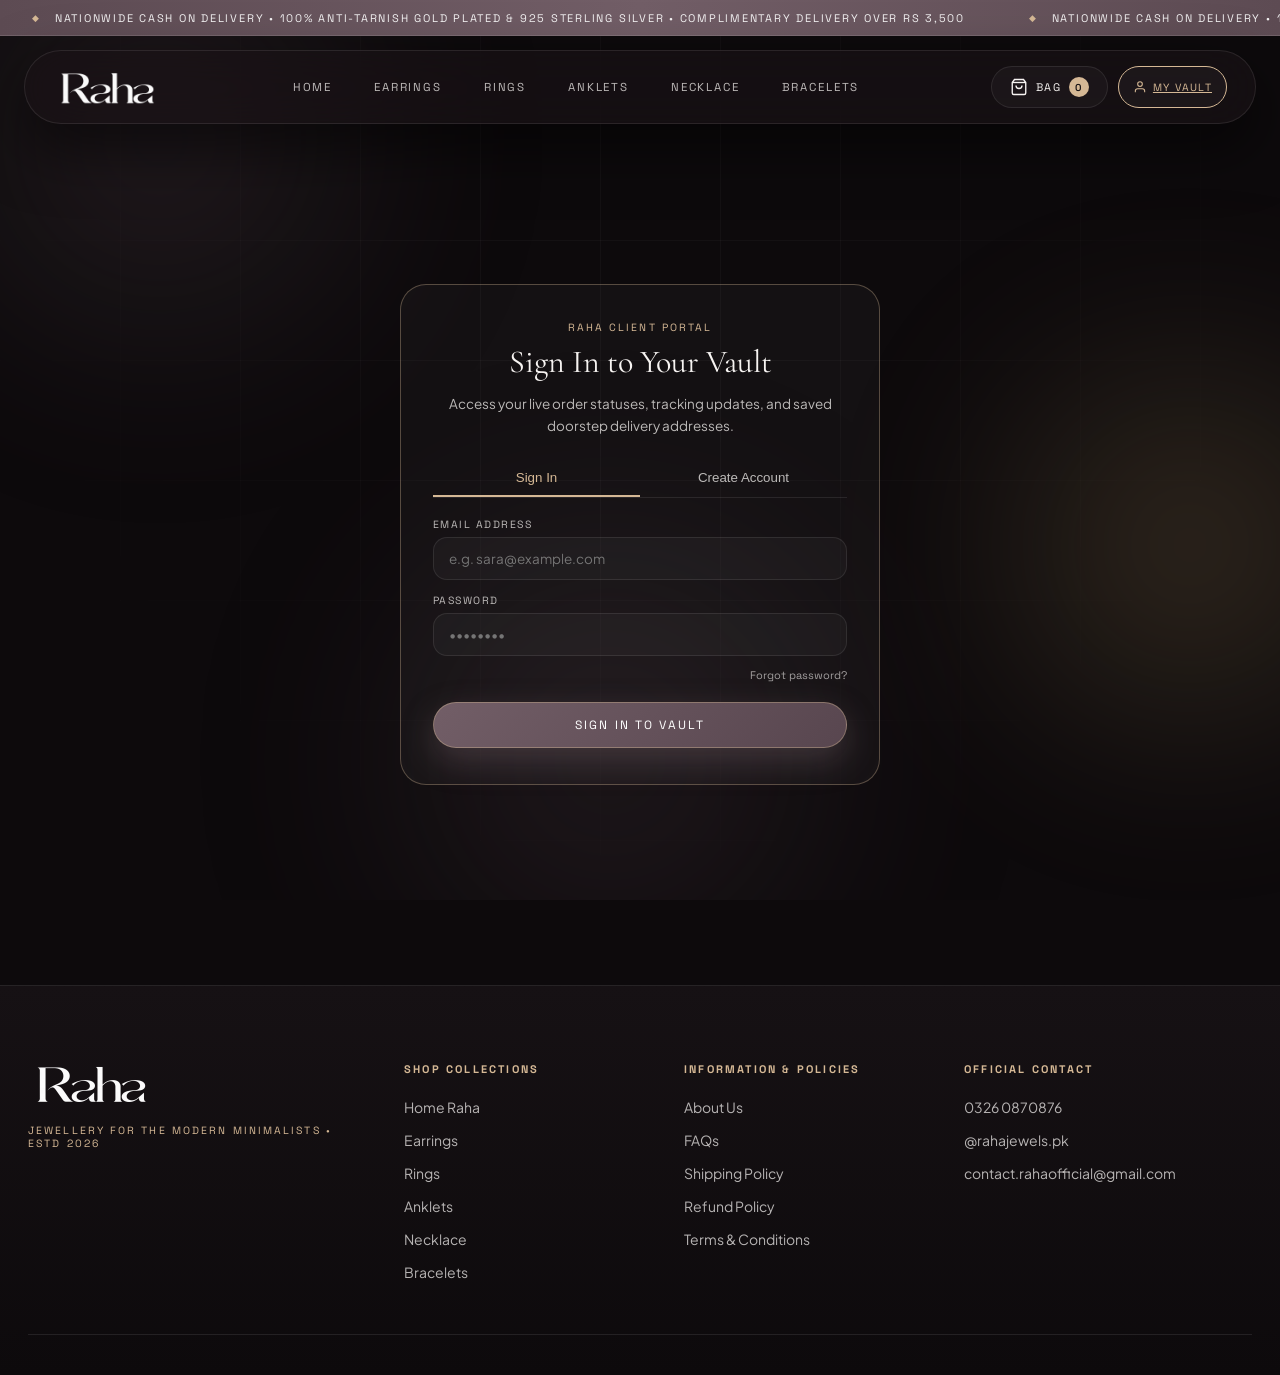
<file: account.html>
<!DOCTYPE html>
<html lang="en" style="color-scheme: dark;">
<head>
  <link rel="preconnect" href="https://zqlhbmyiyeyflcflicsv.supabase.co">
  <meta charset="UTF-8">
  <meta name="viewport" content="width=device-width, initial-scale=1.0">
  <meta name="color-scheme" content="dark">
  <!-- RAHA SEO & STRUCTURED DATA START -->
  <title>My Raha Vault & Order Tracking | Raha Jewels</title>
  <meta name="description" content="Sign in to your Raha Jewels account to view saved delivery details and live order status.">
  <meta name="robots" content="noindex, nofollow">
  <meta name="author" content="Raha Jewels">
  <meta name="theme-color" content="#120c10">
  <meta name="geo.region" content="PK">
  <meta name="geo.placename" content="Pakistan">
  <link rel="canonical" href="https://rahajewels.pk/account.html">
  <meta property="og:type" content="website">
  <meta property="og:site_name" content="Raha Jewels">
  <meta property="og:locale" content="en_PK">
  <meta property="og:title" content="My Raha Vault & Order Tracking | Raha Jewels">
  <meta property="og:description" content="Sign in to your Raha Jewels account to view saved delivery details and live order status.">
  <meta property="og:url" content="https://rahajewels.pk/account.html">
  <meta property="og:image" content="https://rahajewels.pk/Assets/Main%20Raha%20logo%20with%20slogan%20(The%20actual%20logo).webp">
  <meta property="og:image:alt" content="Raha Jewels — Jewellery For The Modern Minimalists">
  <meta name="twitter:card" content="summary_large_image">
  <meta name="twitter:title" content="My Raha Vault & Order Tracking | Raha Jewels">
  <meta name="twitter:description" content="Sign in to your Raha Jewels account to view saved delivery details and live order status.">
  <meta name="twitter:image" content="https://rahajewels.pk/Assets/Main%20Raha%20logo%20with%20slogan%20(The%20actual%20logo).webp">
  <!-- RAHA SEO & STRUCTURED DATA END -->
  <link rel="icon" href="/favicon.ico" sizes="48x48">
  <link rel="icon" type="image/png" sizes="192x192" href="Assets/raha-favicon.png">
  <link rel="apple-touch-icon" sizes="192x192" href="Assets/raha-favicon.png">
  <link rel="preconnect" href="https://fonts.googleapis.com">
  <link rel="preconnect" href="https://fonts.gstatic.com" crossorigin>
  <link rel="stylesheet" href="https://fonts.googleapis.com/css2?family=Cormorant+Garamond:ital,wght@0,300;0,400;0,500;0,600;1,400&family=Plus+Jakarta+Sans:wght@300;400;500;600&family=Space+Grotesk:wght@300;400;500;600&display=swap">
  <link rel="stylesheet" href="Assets/css/raha-atelier.css?v=20261126_v77">
  <style>
    :root { color-scheme: dark; }
    select, option, optgroup { color-scheme: dark !important; }

    /* Account Portal Layout & Styling */
    .account-shell {
      position: relative;
      z-index: 10;
      padding: 120px 0 80px;
      min-height: 80vh;
    }
    .account-hero-card {
      position: relative;
      background: var(--bg-card);
      border: 1px solid var(--border-glow);
      border-radius: 26px;
      padding: 32px 36px;
      margin-bottom: 28px;
      box-shadow: var(--shadow-card);
      display: flex;
      justify-content: space-between;
      align-items: center;
      flex-wrap: wrap;
      gap: 24px;
    }
    .account-user-meta {
      display: flex;
      align-items: center;
      gap: 20px;
      flex-wrap: wrap;
    }
    .account-avatar {
      width: 68px;
      height: 68px;
      border-radius: 50%;
      background: radial-gradient(circle at 30% 30%, rgba(214,183,138,0.3), rgba(18,14,17,0.95));
      border: 1.5px solid var(--raha-gold);
      display: flex;
      align-items: center;
      justify-content: center;
      font-family: var(--font-serif);
      font-size: 26px;
      color: var(--raha-gold-light);
      box-shadow: 0 0 24px rgba(214,183,138,0.2);
    }
    .account-stats-row {
      display: flex;
      gap: 12px;
      flex-wrap: wrap;
    }
    .account-stat-pill {
      background: rgba(255,255,255,0.03);
      border: 1px solid var(--border-subtle);
      border-radius: 16px;
      padding: 12px 18px;
      text-align: center;
      min-width: 120px;
    }
    .account-stat-pill__val {
      font-family: var(--font-mono);
      font-size: 19px;
      font-weight: 600;
      color: var(--raha-gold);
    }
    .account-stat-pill__lbl {
      font-family: var(--font-mono);
      font-size: 10px;
      letter-spacing: 0.12em;
      text-transform: uppercase;
      color: var(--text-muted);
      margin-top: 2px;
    }

    /* Tabs Bar */
    .account-tabs {
      display: flex;
      gap: 12px;
      border-bottom: 1px solid var(--border-subtle);
      margin-bottom: 28px;
      overflow-x: auto;
      padding-bottom: 4px;
    }
    .account-tab-btn {
      background: none;
      border: none;
      border-bottom: 2px solid transparent;
      padding: 12px 18px;
      font-family: var(--font-mono);
      font-size: 12px;
      letter-spacing: 0.14em;
      text-transform: uppercase;
      color: var(--text-secondary);
      cursor: pointer;
      display: inline-flex;
      align-items: center;
      gap: 8px;
      transition: all 0.25s ease;
      white-space: nowrap;
    }
    .account-tab-btn:hover {
      color: var(--text-primary);
    }
    .account-tab-btn.is-active {
      color: var(--raha-gold);
      border-bottom-color: var(--raha-gold);
      font-weight: 600;
    }

    /* Order Card Styling */
    .raha-order-card {
      background: var(--bg-card);
      border: 1px solid var(--border-subtle);
      border-radius: 22px;
      padding: 26px;
      margin-bottom: 22px;
      transition: border-color 0.25s ease;
      box-shadow: var(--shadow-card);
    }
    .raha-order-card:hover {
      border-color: var(--border-glow);
    }
    .raha-order-card__head {
      display: flex;
      justify-content: space-between;
      align-items: center;
      flex-wrap: wrap;
      gap: 14px;
      padding-bottom: 18px;
      border-bottom: 1px solid var(--border-subtle);
      margin-bottom: 20px;
    }

    /* 4-Step Visual Tracker Bar */
    .raha-timeline-bar {
      display: grid;
      grid-template-columns: repeat(4, 1fr);
      gap: 8px;
      margin: 18px 0 24px;
      position: relative;
    }
    .raha-step {
      text-align: center;
      position: relative;
    }
    .raha-step__track {
      height: 4px;
      border-radius: 4px;
      background: rgba(255,255,255,0.08);
      margin-bottom: 8px;
      position: relative;
      overflow: hidden;
    }
    .raha-step.is-completed .raha-step__track,
    .raha-step.is-active .raha-step__track {
      background: linear-gradient(90deg, var(--raha-gold), #81c784);
      box-shadow: 0 0 10px rgba(214,183,138,0.4);
    }
    .raha-step__dot {
      width: 18px;
      height: 18px;
      border-radius: 50%;
      background: #181316;
      border: 2px solid var(--border-subtle);
      margin: 0 auto 6px;
      display: flex;
      align-items: center;
      justify-content: center;
      font-size: 9px;
      color: transparent;
      transition: all 0.3s ease;
    }
    .raha-step.is-completed .raha-step__dot {
      background: #81c784;
      border-color: #81c784;
      color: #0d0a0c;
      font-weight: 700;
    }
    .raha-step.is-active .raha-step__dot {
      background: var(--raha-gold);
      border-color: var(--raha-gold);
      box-shadow: 0 0 14px var(--raha-gold);
      color: #0d0a0c;
    }
    .raha-step__title {
      font-family: var(--font-mono);
      font-size: 10px;
      letter-spacing: 0.1em;
      text-transform: uppercase;
      color: var(--text-muted);
    }
    .raha-step.is-completed .raha-step__title,
    .raha-step.is-active .raha-step__title {
      color: var(--text-primary);
      font-weight: 600;
    }

    /* Order Items Table */
    .raha-order-items-grid {
      display: flex;
      flex-direction: column;
      gap: 12px;
      margin-bottom: 20px;
    }
    .raha-order-item-row {
      display: grid;
      grid-template-columns: 64px 1fr auto;
      gap: 14px;
      align-items: center;
      padding: 10px 14px;
      border-radius: 14px;
      background: rgba(255,255,255,0.02);
      border: 1px solid rgba(255,255,255,0.04);
    }
    .raha-order-item-thumb {
      width: 64px;
      height: 64px;
      border-radius: 10px;
      object-fit: cover;
      background: #181316;
      border: 1px solid var(--border-subtle);
    }

    /* Status Badges */
    .raha-status-badge {
      display: inline-flex;
      align-items: center;
      gap: 6px;
      font-family: var(--font-mono);
      font-size: 11px;
      letter-spacing: 0.12em;
      text-transform: uppercase;
      padding: 6px 14px;
      border-radius: 100px;
      font-weight: 600;
    }
    .raha-status-badge--pending {
      background: rgba(214,183,138,0.15);
      border: 1px solid rgba(214,183,138,0.45);
      color: var(--raha-gold-light);
    }
    .raha-status-badge--confirmed {
      background: rgba(129,199,132,0.15);
      border: 1px solid rgba(129,199,132,0.45);
      color: #a5d6a7;
    }
    .raha-status-badge--dispatched {
      background: rgba(100,181,246,0.15);
      border: 1px solid rgba(100,181,246,0.45);
      color: #90caf9;
    }
    .raha-status-badge--delivered {
      background: rgba(76,175,80,0.18);
      border: 1px solid rgba(76,175,80,0.5);
      color: #81c784;
    }
    .raha-status-badge--cancelled {
      background: rgba(229,115,115,0.15);
      border: 1px solid rgba(229,115,115,0.45);
      color: #ffcdd2;
    }

    /* Toast */
    .account-toast {
      position: fixed;
      bottom: 24px;
      left: 50%;
      transform: translateX(-50%) translateY(30px);
      background: #1c151a;
      border: 1px solid var(--raha-gold);
      padding: 12px 24px;
      border-radius: 100px;
      color: var(--raha-gold-light);
      font-family: var(--font-mono);
      font-size: 12px;
      letter-spacing: 0.08em;
      opacity: 0;
      pointer-events: none;
      transition: all 0.3s ease;
      z-index: 9999;
      box-shadow: 0 16px 40px rgba(0,0,0,0.6);
    }
    .account-toast.is-visible {
      opacity: 1;
      transform: translateX(-50%) translateY(0);
    }
  </style>
</head>
<body>
  <!-- Ambient Futuristic Background Shaders -->
  <div class="raha-ambient-canvas" aria-hidden="true">
    <div class="raha-ambient-orb raha-ambient-orb--1"></div>
    <div class="raha-ambient-orb raha-ambient-orb--2"></div>
    <div class="raha-ambient-orb raha-ambient-orb--3"></div>
  </div>
  <div class="raha-arch-grid" aria-hidden="true"></div>

  <!-- Announcement Marquee -->
  <div class="raha-marquee" role="region" aria-label="Official Raha Announcements">
    <div class="raha-marquee__track">
      <span class="raha-marquee__item">
        <span class="raha-marquee__diamond">◆</span>
        <span>Nationwide Cash on Delivery • 100% Anti-Tarnish Gold Plated &amp; 925 Sterling Silver • Complimentary Delivery Over Rs 3,500</span>
      </span>
      <span class="raha-marquee__item">
        <span class="raha-marquee__diamond">◆</span>
        <span>Nationwide Cash on Delivery • 100% Anti-Tarnish Gold Plated &amp; 925 Sterling Silver • Complimentary Delivery Over Rs 3,500</span>
      </span>
    </div>
  </div>

  <!-- Minimalist Header -->
  <header class="raha-header-wrap">
    <div class="raha-header">
      <div style="display:flex;align-items:center;gap:12px;">
        <button type="button" class="raha-icon-btn raha-mobile-toggle" data-open-mobile-menu aria-label="Open Navigation Menu">
          <svg viewBox="0 0 24 24" fill="none" stroke="currentColor" stroke-width="1.8">
            <line x1="3" y1="6" x2="21" y2="6"></line>
            <line x1="3" y1="12" x2="21" y2="12"></line>
            <line x1="3" y1="18" x2="15" y2="18"></line>
          </svg>
        </button>
        <a href="index.html" class="raha-logo-link" aria-label="Raha Home">
          <img src="Assets/Raha logo white with transparent background.webp" alt="Raha" class="raha-logo-img raha-logo-img--light" decoding="async">
          <img src="Assets/Raha logo black with transparent background.webp" alt="Raha" class="raha-logo-img raha-logo-img--dark" decoding="async">
        </a>
      </div>

      <nav aria-label="Primary Navigation">
        <ul class="raha-nav">
          <li><a href="index.html" class="raha-nav__link">Home</a></li>
          <li><a href="earrings.html" class="raha-nav__link">Earrings</a></li>
          <li><a href="rings.html" class="raha-nav__link">Rings</a></li>
          <li><a href="anklets.html" class="raha-nav__link">Anklets</a></li>
          <li><a href="necklace.html" class="raha-nav__link">Necklace</a></li>
          <li><a href="bracelets.html" class="raha-nav__link">Bracelets</a></li>
        </ul>
      </nav>

      <div class="raha-header__actions">
        <button type="button" class="raha-icon-btn raha-bag-btn" data-open-bag aria-label="Open Shopping Bag">
          <svg viewBox="0 0 24 24" fill="none" stroke="currentColor" stroke-width="1.8">
            <path d="M6 2L3 6v14a2 2 0 002 2h14a2 2 0 002-2V6l-3-4z"></path>
            <line x1="3" y1="6" x2="21" y2="6"></line>
            <path d="M16 10a4 4 0 01-8 0"></path>
          </svg>
          <span>Bag</span>
          <span class="raha-bag-count">0</span>
        </button>

        <a href="account.html" class="raha-icon-btn is-active" aria-label="My Account" style="width:auto;padding:0 14px;border-radius:100px;gap:6px;font-family:var(--font-mono);font-size:10.5px;letter-spacing:0.12em;text-transform:uppercase;color:var(--raha-gold);border-color:var(--raha-gold);">
          <svg viewBox="0 0 24 24" fill="none" stroke="currentColor" stroke-width="1.8" style="width:14px;height:14px;">
            <path d="M20 21v-2a4 4 0 0 0-4-4H8a4 4 0 0 0-4 4v2"></path>
            <circle cx="12" cy="7" r="4"></circle>
          </svg>
          <span id="header-account-label">My Vault</span>
        </a>
      </div>
    </div>
  </header>

  <main class="account-shell">
    <div class="raha-container">

      <!-- ====================================================================
           GATE OVERLAY: When not signed in
           ==================================================================== -->
      <section id="account-gate" style="display:none;max-width:480px;margin:40px auto 60px;padding:36px 32px;background:var(--bg-card);border:1px solid var(--border-glow);border-radius:26px;box-shadow:var(--shadow-luxury);text-align:center;">
        <div style="font-family:var(--font-mono);font-size:10.5px;letter-spacing:0.2em;text-transform:uppercase;color:var(--raha-gold);margin-bottom:8px;">
          Raha Client Portal
        </div>
        <h1 style="font-family:var(--font-serif);font-size:32px;font-weight:400;margin-bottom:12px;">Sign In to Your Vault</h1>
        <p style="font-size:13.5px;color:var(--text-secondary);line-height:1.6;margin-bottom:24px;">
          Access your live order statuses, tracking updates, and saved doorstep delivery addresses.
        </p>

        <div style="display:flex;border-bottom:1px solid var(--border-subtle);margin-bottom:20px;">
          <button type="button" class="raha-filter-pill is-active" id="gate-tab-signin" style="flex:1;border-radius:0;border:none;border-bottom:2px solid var(--raha-gold);padding:10px;background:none;color:var(--raha-gold);">Sign In</button>
          <button type="button" class="raha-filter-pill" id="gate-tab-signup" style="flex:1;border-radius:0;border:none;border-bottom:2px solid transparent;padding:10px;background:none;color:var(--text-secondary);">Create Account</button>
        </div>

        <div id="gate-error" style="display:none;padding:10px 14px;border-radius:12px;background:rgba(229,115,115,0.14);border:1px solid rgba(229,115,115,0.4);color:#ffcdd2;font-size:12px;margin-bottom:16px;text-align:left;"></div>

        <!-- Inline Sign In -->
        <form id="gate-form-signin">
          <div class="raha-cod-field" style="text-align:left;">
            <label class="raha-cod-label" for="gin-email">Email Address</label>
            <input type="email" id="gin-email" class="raha-cod-input" placeholder="e.g. sara@example.com" required>
          </div>
          <div class="raha-cod-field" style="text-align:left;">
            <label class="raha-cod-label" for="gin-pass">Password</label>
            <input type="password" id="gin-pass" class="raha-cod-input" placeholder="••••••••" required>
            <div style="display:flex;justify-content:flex-end;margin-top:6px;">
              <a href="#" id="gin-forgot" style="font-family:var(--font-mono);font-size:11px;color:var(--text-muted);text-decoration:none;">Forgot password?</a>
            </div>
          </div>
          <button type="submit" class="raha-btn raha-btn--primary" id="gin-btn" style="width:100%;padding:14px;margin-top:6px;">
            <span>Sign In to Vault</span>
          </button>
        </form>

        <!-- Inline Sign Up -->
        <form id="gate-form-signup" style="display:none;">
          <div class="raha-cod-field" style="text-align:left;">
            <label class="raha-cod-label" for="gup-name">Full Name</label>
            <input type="text" id="gup-name" class="raha-cod-input" placeholder="e.g. Sara Ahmed" required>
          </div>
          <div class="raha-cod-field" style="text-align:left;">
            <label class="raha-cod-label" for="gup-email">Email Address</label>
            <input type="email" id="gup-email" class="raha-cod-input" placeholder="e.g. sara@example.com" required>
          </div>
          <div class="raha-cod-field" style="text-align:left;">
            <label class="raha-cod-label" for="gup-pass">Password</label>
            <input type="password" id="gup-pass" class="raha-cod-input" placeholder="At least 4 characters" minlength="4" required>
          </div>
          <button type="submit" class="raha-btn raha-btn--primary" id="gup-btn" style="width:100%;padding:14px;margin-top:6px;">
            <span>Create Raha Account</span>
          </button>
        </form>
      </section>

      <!-- ====================================================================
           DASHBOARD VIEW: When user is authenticated
           ==================================================================== -->
      <div id="account-dashboard" style="display:none;">
        <!-- Top Profile Banner -->
        <div class="account-hero-card">
          <div class="account-user-meta">
            <div class="account-avatar" id="acc-avatar">R</div>
            <div>
              <div style="font-family:var(--font-mono);font-size:10px;letter-spacing:0.2em;text-transform:uppercase;color:var(--raha-gold);margin-bottom:4px;">
                Verified Raha Client
              </div>
              <h1 style="font-family:var(--font-serif);font-size:32px;font-weight:400;color:var(--text-primary);line-height:1.2;" id="acc-user-name">
                Welcome Back
              </h1>
              <p style="font-family:var(--font-mono);font-size:12.5px;color:var(--text-muted);margin-top:3px;" id="acc-user-email">
                client@example.com
              </p>
            </div>
          </div>

          <div style="display:flex;align-items:center;gap:14px;flex-wrap:wrap;">
            <div class="account-stats-row">
              <div class="account-stat-pill">
                <div class="account-stat-pill__val" id="acc-stat-orders">0</div>
                <div class="account-stat-pill__lbl">Orders Placed</div>
              </div>
              <div class="account-stat-pill">
                <div class="account-stat-pill__val" id="acc-stat-active">0</div>
                <div class="account-stat-pill__lbl">In Progress</div>
              </div>
              <div class="account-stat-pill">
                <div class="account-stat-pill__val" id="acc-stat-spent">Rs 0</div>
                <div class="account-stat-pill__lbl">Total Value</div>
              </div>
            </div>

            <div style="display:flex;gap:10px;flex-wrap:wrap;">
              <a href="index.html" class="raha-btn raha-btn--glass" style="padding:10px 16px;font-size:11px;text-decoration:none;">
                Explore Pieces ↗
              </a>
              <button type="button" class="raha-btn raha-btn--glass" id="acc-logout-btn" style="padding:10px 16px;font-size:11px;color:#e57373;">
                Sign Out
              </button>
            </div>
          </div>
        </div>

        <!-- Navigation Tabs -->
        <nav class="account-tabs" aria-label="Account Tabs">
          <button type="button" class="account-tab-btn is-active" data-acc-tab="orders">
            <span>01 • Order History &amp; Live Tracking</span>
            <span id="acc-tab-orders-badge" style="background:rgba(214,183,138,0.2);color:var(--raha-gold);padding:2px 8px;border-radius:100px;font-size:10px;">0</span>
          </button>
          <button type="button" class="account-tab-btn" data-acc-tab="profile">
            <span>02 • Saved Shipping Address &amp; Contact</span>
          </button>
        </nav>

        <!-- TAB 01: ORDERS & TRACKING -->
        <section id="tab-panel-orders">
          <div style="display:flex;justify-content:space-between;align-items:center;flex-wrap:wrap;gap:14px;margin-bottom:20px;">
            <div style="display:flex;gap:8px;flex-wrap:wrap;">
              <button type="button" class="raha-filter-pill is-active" data-status-filter="all">All Orders</button>
              <button type="button" class="raha-filter-pill" data-status-filter="Pending">Pending</button>
              <button type="button" class="raha-filter-pill" data-status-filter="Confirmed">Confirmed</button>
              <button type="button" class="raha-filter-pill" data-status-filter="Dispatched">Dispatched</button>
              <button type="button" class="raha-filter-pill" data-status-filter="Delivered">Delivered</button>
            </div>
            <button type="button" class="raha-btn raha-btn--glass" id="acc-refresh-orders-btn" style="padding:8px 14px;font-size:10.5px;">
              ↻ Refresh Tracking
            </button>
          </div>

          <div id="acc-orders-list">
            <!-- Dynamically populated with orders -->
          </div>
        </section>

        <!-- TAB 02: SAVED SHIPPING PROFILE -->
        <section id="tab-panel-profile" style="display:none;">
          <form id="acc-profile-form" class="raha-policy-card" style="max-width:820px;margin:0 auto;">
            <div style="margin-bottom:20px;padding-bottom:14px;border-bottom:1px solid var(--border-subtle);">
              <div style="font-family:var(--font-mono);font-size:10.5px;letter-spacing:0.18em;text-transform:uppercase;color:var(--raha-gold);margin-bottom:4px;">
                Pre-Filled Express Checkout
              </div>
              <h2 style="font-family:var(--font-serif);font-size:28px;font-weight:400;">Saved Doorstep Delivery Details</h2>
              <p style="font-size:13px;color:var(--text-secondary);margin-top:4px;">
                These details will automatically pre-fill your Cash on Delivery checkout so you never have to re-type them.
              </p>
            </div>

            <div class="raha-cod-field-row" style="grid-template-columns:1fr 1fr;">
              <div class="raha-cod-field">
                <label class="raha-cod-label" for="prof-name">Full Recipient Name *</label>
                <input type="text" id="prof-name" class="raha-cod-input" placeholder="e.g. Ayesha Khan" required>
              </div>
              <div class="raha-cod-field">
                <label class="raha-cod-label" for="prof-email">Email Address (Account ID)</label>
                <input type="email" id="prof-email" class="raha-cod-input" readonly style="opacity:0.85;cursor:not-allowed;">
              </div>
            </div>

            <div class="raha-cod-field">
              <label class="raha-cod-label" for="prof-phone">WhatsApp / Phone Number *</label>
              <input type="tel" id="prof-phone" class="raha-cod-input" placeholder="+92 300 1234567" required>
            </div>

            <div class="raha-cod-field">
              <label class="raha-cod-label" for="prof-address">Complete Street Delivery Address *</label>
              <textarea id="prof-address" class="raha-cod-textarea" style="min-height:90px;" placeholder="House / Apartment number, Building name, Street, Block, Area..." required></textarea>
            </div>

            <div class="raha-cod-field">
              <label class="raha-cod-label" for="prof-notes">Delivery Landmarks / Special Courier Instructions</label>
              <input type="text" id="prof-notes" class="raha-cod-input" placeholder="e.g. Near PSO Pump, call on arrival, deliver after 2 PM">
            </div>

            <button type="submit" class="raha-btn raha-btn--primary" id="prof-save-btn" style="width:100%;padding:14px 22px;margin-top:8px;">
              <span>Save &amp; Update Delivery Profile</span>
            </button>
          </form>
        </section>
      </div>

    </div>
  </main>

  <!-- Official Raha Footer -->
  <footer class="raha-footer">
    <div class="raha-container">
      <div class="raha-footer__grid">
        <div>
          <a href="index.html" style="display:inline-block;margin-bottom:16px;">
            <img src="Assets/Raha logo white with transparent background.webp" alt="Raha" style="height:42px;width:auto;" decoding="async">
          </a>
          <p style="font-family:var(--font-mono);font-size:10.5px;letter-spacing:0.2em;text-transform:uppercase;color:var(--raha-gold);margin-bottom:20px;">
            Jewellery For The Modern Minimalists • ESTD 2026
          </p>
        </div>
        <div>
          <h3 class="raha-footer__heading">Shop Collections</h3>
          <ul class="raha-footer__list">
            <li><a href="index.html" class="raha-footer__link">Home Raha</a></li>
            <li><a href="earrings.html" class="raha-footer__link">Earrings</a></li>
            <li><a href="rings.html" class="raha-footer__link">Rings</a></li>
            <li><a href="anklets.html" class="raha-footer__link">Anklets</a></li>
            <li><a href="necklace.html" class="raha-footer__link">Necklace</a></li>
            <li><a href="bracelets.html" class="raha-footer__link">Bracelets</a></li>
          </ul>
        </div>
        <div>
          <h3 class="raha-footer__heading">Information &amp; Policies</h3>
          <ul class="raha-footer__list">
            <li><a href="about-us.html" class="raha-footer__link">About Us</a></li>
            <li><a href="faqs.html" class="raha-footer__link">FAQs</a></li>
            <li><a href="shipping-policy.html" class="raha-footer__link">Shipping Policy</a></li>
            <li><a href="refund-policy.html" class="raha-footer__link">Refund Policy</a></li>
            <li><a href="terms-and-conditions.html" class="raha-footer__link">Terms &amp; Conditions</a></li>
          </ul>
        </div>
        <div>
          <h3 class="raha-footer__heading">Official Contact</h3>
          <ul class="raha-footer__list">
            <li><a href="https://wa.me/923260870876" target="_blank" rel="noopener" class="raha-footer__link">0326 0870876</a></li>
            <li><a href="https://www.instagram.com/rahajewels.pk?fqnt=eDl6ZzE3NjEwMXFl" target="_blank" rel="noopener" class="raha-footer__link">@rahajewels.pk</a></li>
            <li><a href="mailto:contact.rahaofficial@gmail.com" class="raha-footer__link">contact.rahaofficial@gmail.com</a></li>
          </ul>
        </div>
      </div>
    </div>
  </footer>

  <div class="account-toast" id="acc-toast" role="status" aria-live="polite"></div>

  <!-- Scripts -->
  <script src="Assets/js/supabase.min.js"></script>
  <script src="Assets/js/raha-supabase.js?v=20261125_v78"></script>
  <script src="Assets/js/replica-enhancements.js?v=20261125_v78"></script>
  <script>
    (function () {
      'use strict';

      var currentUser = null;
      var userOrders = [];
      var activeStatusFilter = 'all';

      function showToast(msg) {
        var t = document.getElementById('acc-toast');
        if (!t) return;
        t.textContent = msg;
        t.classList.add('is-visible');
        clearTimeout(t._timer);
        t._timer = setTimeout(function () { t.classList.remove('is-visible'); }, 3000);
      }

      function formatPKR(val) {
        var n = Math.round(Number(val) || 0);
        return 'Rs ' + n.toString().replace(/\B(?=(\d{3})+(?!\d))/g, ',');
      }

      async function initAccountPage() {
        if (!window.RahaSupabase) return;
        currentUser = await window.RahaSupabase.getAuthUser();

        // If store owner, redirect directly to admin command center
        if (currentUser && currentUser.isOwner) {
          window.location.href = 'admin.html';
          return;
        }

        var gate = document.getElementById('account-gate');
        var dash = document.getElementById('account-dashboard');
        var headerLbl = document.getElementById('header-account-label');

        if (!currentUser || !currentUser.email) {
          if (gate) gate.style.display = 'block';
          if (dash) dash.style.display = 'none';
          bindGateForm();
          return;
        }

        if (gate) gate.style.display = 'none';
        if (dash) dash.style.display = 'block';

        var initial = (currentUser.name || currentUser.email).charAt(0).toUpperCase();
        var av = document.getElementById('acc-avatar');
        if (av) av.textContent = initial;

        var nameEl = document.getElementById('acc-user-name');
        var emailEl = document.getElementById('acc-user-email');
        if (nameEl) nameEl.textContent = currentUser.name || 'Raha Member';
        if (emailEl) emailEl.textContent = currentUser.email;
        if (headerLbl) headerLbl.textContent = (currentUser.name || currentUser.email).split(' ')[0];

        bindTabs();
        await loadCustomerOrders();
        await loadCustomerProfile();
      }

      /* 1. Gate Sign In / Sign Up Forms */
      function bindGateForm() {
        var tabIn = document.getElementById('gate-tab-signin');
        var tabUp = document.getElementById('gate-tab-signup');
        var formIn = document.getElementById('gate-form-signin');
        var formUp = document.getElementById('gate-form-signup');
        var errBox = document.getElementById('gate-error');

        if (tabIn && tabUp) {
          tabIn.addEventListener('click', function () {
            tabIn.classList.add('is-active');
            tabIn.style.color = 'var(--raha-gold)';
            tabIn.style.borderBottomColor = 'var(--raha-gold)';
            tabUp.classList.remove('is-active');
            tabUp.style.color = 'var(--text-secondary)';
            tabUp.style.borderBottomColor = 'transparent';
            formIn.style.display = 'block';
            formUp.style.display = 'none';
            if (errBox) errBox.style.display = 'none';
          });
          tabUp.addEventListener('click', function () {
            tabUp.classList.add('is-active');
            tabUp.style.color = 'var(--raha-gold)';
            tabUp.style.borderBottomColor = 'var(--raha-gold)';
            tabIn.classList.remove('is-active');
            tabIn.style.color = 'var(--text-secondary)';
            tabIn.style.borderBottomColor = 'transparent';
            formUp.style.display = 'block';
            formIn.style.display = 'none';
            if (errBox) errBox.style.display = 'none';
          });
        }

        if (formIn) {
          formIn.addEventListener('submit', async function (e) {
            e.preventDefault();
            var email = document.getElementById('gin-email').value.trim();
            var pass = document.getElementById('gin-pass').value;
            var btn = document.getElementById('gin-btn');
            btn.innerHTML = '<span>Verifying...</span>';
            try {
              var res = await window.RahaSupabase.signInCustomer(email, pass);
              if (res && res.user) {
                initAccountPage();
              }
            } catch (err) {
              if (errBox) {
                errBox.style.background = '';
                errBox.style.borderColor = '';
                errBox.style.color = '';
                errBox.textContent = err.message || 'Login failed.';
                errBox.style.display = 'block';
              }
            } finally {
              btn.innerHTML = '<span>Sign In to Vault</span>';
            }
          });
        }

        var ginForgot = document.getElementById('gin-forgot');
        if (ginForgot) {
          ginForgot.addEventListener('click', async function (e) {
            e.preventDefault();
            var emailInput = document.getElementById('gin-email');
            var email = (emailInput ? emailInput.value : '').trim();
            if (!email) {
              email = window.prompt('Enter your account email to receive a password reset link:');
            }
            if (!email) return;
            try {
              if (errBox) {
                errBox.textContent = 'Sending reset instructions...';
                errBox.style.display = 'block';
                errBox.style.background = 'rgba(255,255,255,0.06)';
                errBox.style.borderColor = 'var(--raha-gold)';
                errBox.style.color = '#fff';
              }
              var res = await window.RahaSupabase.requestPasswordReset(email);
              if (errBox) {
                errBox.textContent = res.message;
                errBox.style.display = 'block';
                errBox.style.background = 'rgba(129,199,132,0.14)';
                errBox.style.borderColor = 'rgba(129,199,132,0.45)';
                errBox.style.color = '#c8e6c9';
              }
            } catch (err) {
              if (errBox) {
                errBox.style.background = '';
                errBox.style.borderColor = '';
                errBox.style.color = '';
                errBox.textContent = err.message || 'Could not send reset email.';
                errBox.style.display = 'block';
              }
            }
          });
        }

        if (formUp) {
          formUp.addEventListener('submit', async function (e) {
            e.preventDefault();
            var name = document.getElementById('gup-name').value.trim();
            var email = document.getElementById('gup-email').value.trim();
            var pass = document.getElementById('gup-pass').value;
            var btn = document.getElementById('gup-btn');
            btn.innerHTML = '<span>Creating Account...</span>';
            try {
              var res = await window.RahaSupabase.signUpCustomer(email, pass, name);
              if (res && res.needsConfirmation) {
                if (tabIn) tabIn.click();
                var ginEmail = document.getElementById('gin-email');
                if (ginEmail) ginEmail.value = email;
                if (errBox) {
                  errBox.textContent = res.message;
                  errBox.style.display = 'block';
                  errBox.style.background = 'rgba(129,199,132,0.14)';
                  errBox.style.borderColor = 'rgba(129,199,132,0.45)';
                  errBox.style.color = '#c8e6c9';
                }
              } else if (res && res.user) {
                initAccountPage();
              }
            } catch (err) {
              if (errBox) {
                errBox.style.background = '';
                errBox.style.borderColor = '';
                errBox.style.color = '';
                errBox.textContent = err.message || 'Signup failed.';
                errBox.style.display = 'block';
              }
            } finally {
              btn.innerHTML = '<span>Create Raha Account</span>';
            }
          });
        }
      }

      /* 2. Tabs Bar Switcher */
      function bindTabs() {
        var tabBtns = document.querySelectorAll('.account-tab-btn[data-acc-tab]');
        var panelOrders = document.getElementById('tab-panel-orders');
        var panelProfile = document.getElementById('tab-panel-profile');

        tabBtns.forEach(function (btn) {
          btn.addEventListener('click', function () {
            tabBtns.forEach(function (b) { b.classList.remove('is-active'); });
            btn.classList.add('is-active');
            var tab = btn.getAttribute('data-acc-tab');
            if (tab === 'orders') {
              if (panelOrders) panelOrders.style.display = 'block';
              if (panelProfile) panelProfile.style.display = 'none';
            } else {
              if (panelOrders) panelOrders.style.display = 'none';
              if (panelProfile) panelProfile.style.display = 'block';
            }
          });
        });

        // Filter pills for orders
        document.querySelectorAll('[data-status-filter]').forEach(function (pill) {
          pill.addEventListener('click', function () {
            document.querySelectorAll('[data-status-filter]').forEach(function (p) { p.classList.remove('is-active'); });
            pill.classList.add('is-active');
            activeStatusFilter = pill.getAttribute('data-status-filter');
            renderOrdersList();
          });
        });

        // Refresh tracking button
        var refreshBtn = document.getElementById('acc-refresh-orders-btn');
        if (refreshBtn) {
          refreshBtn.addEventListener('click', async function () {
            refreshBtn.disabled = true;
            refreshBtn.textContent = '↻ Syncing...';
            await loadCustomerOrders();
            refreshBtn.disabled = false;
            refreshBtn.textContent = '↻ Refresh Tracking';
            showToast('Tracking status synchronized live!');
          });
        }

        // Logout
        var logoutBtn = document.getElementById('acc-logout-btn');
        if (logoutBtn) {
          logoutBtn.addEventListener('click', async function () {
            await window.RahaSupabase.signOutUser();
            window.location.reload();
          });
        }
      }

      /* 3. Load & Render Orders */
      async function loadCustomerOrders() {
        if (!currentUser || !currentUser.email) return;
        userOrders = await window.RahaSupabase.fetchCustomerOrders(currentUser.email);

        // Update Stat Counters
        var stOrders = document.getElementById('acc-stat-orders');
        var stActive = document.getElementById('acc-stat-active');
        var stSpent = document.getElementById('acc-stat-spent');
        var tabBadge = document.getElementById('acc-tab-orders-badge');

        var activeCount = 0;
        var totalSpent = 0;
        userOrders.forEach(function (o) {
          var st = (o.status || 'Pending').toLowerCase();
          if (st === 'pending' || st === 'confirmed' || st === 'dispatched') {
            activeCount++;
          }
          if (st !== 'cancelled') {
            totalSpent += Number(o.total) || 0;
          }
        });

        if (stOrders) stOrders.textContent = userOrders.length;
        if (stActive) stActive.textContent = activeCount;
        if (stSpent) stSpent.textContent = formatPKR(totalSpent);
        if (tabBadge) tabBadge.textContent = userOrders.length;

        renderOrdersList();
      }

      function getTimelineStepIndex(status) {
        var s = (status || 'Pending').toLowerCase();
        if (s === 'delivered') return 4;
        if (s === 'dispatched') return 3;
        if (s === 'confirmed') return 2;
        if (s === 'cancelled') return 0;
        return 1; // Pending
      }

      function renderOrdersList() {
        var container = document.getElementById('acc-orders-list');
        if (!container) return;

        var filtered = userOrders.filter(function (o) {
          if (activeStatusFilter === 'all') return true;
          return (o.status || 'Pending').toLowerCase() === activeStatusFilter.toLowerCase();
        });

        if (filtered.length === 0) {
          container.innerHTML =
            '<div style="text-align:center;padding:56px 20px;border-radius:22px;background:var(--bg-card);border:1px solid var(--border-subtle);">' +
              '<div style="font-size:36px;margin-bottom:12px;">📦</div>' +
              '<h3 style="font-family:var(--font-serif);font-size:26px;font-weight:400;margin-bottom:8px;">No Orders in this View</h3>' +
              '<p style="color:var(--text-secondary);font-size:13.5px;max-width:440px;margin:0 auto 20px;">' +
                (userOrders.length === 0
                  ? 'You have not placed any Cash on Delivery orders yet. Explore our handcrafted Gold Plated and 925 Sterling Silver essentials.'
                  : 'None of your orders currently match this status filter.') +
              '</p>' +
              '<a href="index.html" class="raha-btn raha-btn--primary" style="text-decoration:none;display:inline-block;padding:12px 24px;">Discover Collections →</a>' +
            '</div>';
          return;
        }

        var html = '';
        filtered.forEach(function (o) {
          var st = o.status || 'Pending';
          var stLower = st.toLowerCase();
          var badgeClass = 'raha-status-badge--' + stLower;
          var stepIdx = getTimelineStepIndex(st);

          // Status label
          var statusDesc = 'Order Received • Awaiting Confirmation';
          if (stLower === 'confirmed') statusDesc = 'Order Confirmed • Hand-Packing at Raha';
          else if (stLower === 'dispatched') statusDesc = 'Dispatched with Courier • Nationwide Transit';
          else if (stLower === 'delivered') statusDesc = 'Delivered • Sealed Keepsake Handed Over';
          else if (stLower === 'cancelled') statusDesc = 'Order Cancelled';

          // Items list
          var items = Array.isArray(o.items) ? o.items : [];
          var itemsHtml = '';
          items.forEach(function (it) {
            var lineTot = (Number(it.price) || 0) * (Number(it.qty) || 1);
            itemsHtml +=
              '<div class="raha-order-item-row">' +
                '<img src="' + (it.img || 'Assets/Main Raha logo with slogan (The actual logo).webp') + '" alt="' + (it.title || 'Piece') + '" class="raha-order-item-thumb" decoding="async">' +
                '<div>' +
                  '<a href="product.html?id=' + encodeURIComponent(it.id || '') + '" style="font-family:var(--font-serif);font-size:16px;color:var(--text-primary);text-decoration:none;font-weight:500;">' + (it.title || 'Raha Piece') + '</a>' +
                  '<div style="font-family:var(--font-mono);font-size:10px;color:var(--raha-gold);text-transform:uppercase;margin-top:2px;">' +
                    (it.sku ? it.sku + ' • ' : '') + (it.variant || 'Gold Plated') + ' × ' + (it.qty || 1) +
                  '</div>' +
                '</div>' +
                '<div style="text-align:right;">' +
                  '<div style="font-family:var(--font-mono);font-size:13px;color:var(--text-primary);font-weight:600;">' + formatPKR(lineTot) + '</div>' +
                  '<div style="font-family:var(--font-mono);font-size:10px;color:var(--text-muted);">' + formatPKR(it.price) + ' each</div>' +
                '</div>' +
              '</div>';
          });

          // WhatsApp inquiry link
          var waText = encodeURIComponent('Assalam-o-Alaikum Raha! Inquiring on my order ' + o.orderId + ' (' + (o.customer ? o.customer.name : '') + ').');
          var waUrl = 'https://wa.me/923260870876?text=' + waText;

          var cust = o.customer || {};

          var isOnline = (o.orderId && o.orderId.indexOf('RAHA-ONL') !== -1) ||
                         (o.paymentMethod && o.paymentMethod.indexOf('Online') !== -1) ||
                         (o.orderType === 'online');
          var payStatus = o.paymentStatus || (o.adminNote && o.adminNote.indexOf('[PAYMENT: REFUNDED]') !== -1 ? 'Refunded' : (o.adminNote && o.adminNote.indexOf('[PAYMENT: CLEARED]') !== -1 ? 'Cleared / Paid' : (isOnline ? 'Pending Verification' : 'Cash on Delivery')));
          var isPayCleared = (payStatus === 'Cleared / Paid');
          var isPayRefunded = (payStatus === 'Refunded');

          var payBadge = '';
          if (isOnline) {
            if (isPayRefunded) {
              payBadge = '<span style="font-family:var(--font-mono);font-size:10px;padding:2px 8px;border-radius:100px;border:1px solid #e57373;color:#e57373;background:rgba(229,115,115,0.12);">↺ Payment Refunded</span>';
            } else if (isPayCleared) {
              payBadge = '<span style="font-family:var(--font-mono);font-size:10px;padding:2px 8px;border-radius:100px;border:1px solid #81c784;color:#81c784;background:rgba(129,199,132,0.12);">✓ Payment Cleared</span>';
            } else {
              payBadge = '<span style="font-family:var(--font-mono);font-size:10px;padding:2px 8px;border-radius:100px;border:1px solid #ffb74d;color:#ffb74d;background:rgba(255,183,77,0.12);">⏳ Payment Pending Verification</span>';
            }
          }

          var paymentReminder = (isOnline && !isPayCleared && !isPayRefunded && stLower !== 'cancelled')
            ? '<div style="margin-top:12px;padding:11px 16px;border-radius:12px;background:rgba(100,181,246,0.08);border:1px solid rgba(100,181,246,0.25);font-size:12px;display:flex;justify-content:space-between;align-items:center;flex-wrap:wrap;gap:8px;">' +
                '<span style="color:var(--text-secondary);">Transferred your online payment? Send screenshot to verify:</span>' +
                '<a href="https://wa.me/923260870876?text=' + encodeURIComponent('Assalam-o-Alaikum Raha! Here is my payment screenshot for Online Order #' + o.orderId + ' (' + formatPKR(o.total) + ').') + '" target="_blank" rel="noopener" style="color:#64b5f6;font-family:var(--font-mono);font-size:11px;font-weight:600;text-decoration:none;">Send Screenshot on WhatsApp ↗</a>' +
              '</div>'
            : '';

          html +=
            '<article class="raha-order-card" style="' + (isOnline ? 'border-color:rgba(100,181,246,0.25);' : '') + '">' +
              '<div class="raha-order-card__head">' +
                '<div>' +
                  '<div style="display:flex;align-items:center;gap:8px;flex-wrap:wrap;margin-bottom:4px;">' +
                    '<span style="font-family:var(--font-mono);font-size:14px;font-weight:700;color:' + (isOnline ? '#64b5f6' : 'var(--raha-gold)') + ';letter-spacing:0.08em;">#' + o.orderId + '</span>' +
                    '<span class="raha-status-badge ' + badgeClass + '">' +
                      '<span style="display:inline-block;width:6px;height:6px;border-radius:50%;background:currentColor;"></span>' +
                      st +
                    '</span>' +
                    payBadge +
                  '</div>' +
                  '<div style="font-family:var(--font-mono);font-size:11px;color:var(--text-muted);">' +
                    'Placed on ' + (o.createdAt || 'Recent') + ' • ' + (o.paymentMethod || (isOnline ? 'Online Payment (WhatsApp)' : 'Cash on Delivery (COD)')) +
                  '</div>' +
                '</div>' +
                '<div style="text-align:right;">' +
                  '<div style="font-family:var(--font-mono);font-size:10.5px;color:var(--text-muted);text-transform:uppercase;letter-spacing:0.12em;">' + (isOnline ? 'Online Total Bill' : 'Payable at Doorstep') + '</div>' +
                  '<div style="font-family:var(--font-mono);font-size:18px;font-weight:700;color:var(--raha-gold-light);">' + formatPKR(o.total) + '</div>' +
                '</div>' +
              '</div>' +

              /* 4-Step Tracker Timeline */
              (stLower !== 'cancelled' ?
                '<div style="background:rgba(255,255,255,0.015);border:1px solid rgba(255,255,255,0.04);border-radius:16px;padding:16px 20px;margin-bottom:20px;">' +
                  '<div style="display:flex;justify-content:space-between;align-items:center;margin-bottom:10px;">' +
                    '<span style="font-family:var(--font-mono);font-size:10.5px;letter-spacing:0.12em;text-transform:uppercase;color:var(--raha-gold);">' +
                      '● ' + statusDesc +
                    '</span>' +
                    '<span style="font-family:var(--font-mono);font-size:10.5px;color:var(--text-muted);">Step ' + stepIdx + ' of 4</span>' +
                  '</div>' +
                  '<div class="raha-timeline-bar">' +
                    '<div class="raha-step ' + (stepIdx >= 1 ? (stepIdx > 1 ? 'is-completed' : 'is-active') : '') + '">' +
                      '<div class="raha-step__track"></div>' +
                      '<div class="raha-step__dot">' + (stepIdx > 1 ? '✓' : '1') + '</div>' +
                      '<div class="raha-step__title">Placed</div>' +
                    '</div>' +
                    '<div class="raha-step ' + (stepIdx >= 2 ? (stepIdx > 2 ? 'is-completed' : 'is-active') : '') + '">' +
                      '<div class="raha-step__track"></div>' +
                      '<div class="raha-step__dot">' + (stepIdx > 2 ? '✓' : '2') + '</div>' +
                      '<div class="raha-step__title">Confirmed</div>' +
                    '</div>' +
                    '<div class="raha-step ' + (stepIdx >= 3 ? (stepIdx > 3 ? 'is-completed' : 'is-active') : '') + '">' +
                      '<div class="raha-step__track"></div>' +
                      '<div class="raha-step__dot">' + (stepIdx > 3 ? '✓' : '3') + '</div>' +
                      '<div class="raha-step__title">Dispatched</div>' +
                    '</div>' +
                    '<div class="raha-step ' + (stepIdx >= 4 ? 'is-completed' : '') + '">' +
                      '<div class="raha-step__track"></div>' +
                      '<div class="raha-step__dot">' + (stepIdx >= 4 ? '✓' : '4') + '</div>' +
                      '<div class="raha-step__title">Delivered</div>' +
                    '</div>' +
                  '</div>' +
                  paymentReminder +
                '</div>'
              :
                '<div style="padding:12px 16px;border-radius:12px;background:rgba(229,115,115,0.1);border:1px solid rgba(229,115,115,0.3);color:#ffcdd2;font-family:var(--font-mono);font-size:12px;margin-bottom:18px;">' +
                  '✕ This order was cancelled. If you have questions or wish to re-order, please contact WhatsApp concierge.' +
                '</div>'
              ) +

              /* Ordered Items */
              '<div class="raha-order-items-grid">' + itemsHtml + '</div>' +

              /* Delivery Logistics Snapshot */
              '<div style="display:grid;grid-template-columns:2fr 1fr;gap:16px;padding:16px;border-radius:14px;background:rgba(18,14,17,0.7);border:1px solid var(--border-subtle);font-size:12.5px;margin-bottom:18px;">' +
                '<div>' +
                  '<div style="font-family:var(--font-mono);font-size:10px;letter-spacing:0.14em;text-transform:uppercase;color:var(--raha-gold);margin-bottom:4px;">Delivery Destination</div>' +
                  '<div style="color:var(--text-primary);font-weight:500;">' + (cust.name || 'Recipient') + ' • ' + (cust.phone || '') + '</div>' +
                  '<div style="color:var(--text-secondary);margin-top:2px;">' + (cust.address || 'Address provided') + '</div>' +
                  (cust.notes ? '<div style="color:var(--text-muted);font-style:italic;margin-top:3px;">Note: ' + cust.notes + '</div>' : '') +
                '</div>' +
                '<div style="text-align:right;border-left:1px solid var(--border-subtle);padding-left:16px;">' +
                  '<div style="color:var(--text-secondary);margin-bottom:2px;">Subtotal: ' + formatPKR(o.subtotal) + '</div>' +
                  '<div style="color:var(--text-secondary);margin-bottom:4px;">Shipping: ' + (o.shipping === 0 ? 'FREE' : formatPKR(o.shipping)) + '</div>' +
                  '<div style="color:var(--raha-gold);font-weight:700;font-family:var(--font-mono);font-size:14px;">Total: ' + formatPKR(o.total) + '</div>' +
                '</div>' +
              '</div>' +

              /* Action Buttons */
              '<div style="display:flex;justify-content:space-between;align-items:center;flex-wrap:wrap;gap:12px;">' +
                '<a href="' + waUrl + '" target="_blank" rel="noopener" class="raha-btn raha-btn--glass" style="padding:9px 16px;font-size:11px;text-decoration:none;display:inline-flex;align-items:center;gap:6px;color:#25d366;">' +
                  '<span>WhatsApp Concierge on this Order →</span>' +
                '</a>' +
                '<div style="font-family:var(--font-mono);font-size:11px;color:var(--text-muted);">' +
                  'Payment upon Doorstep Delivery' +
                '</div>' +
              '</div>' +
            '</article>';
        });

        container.innerHTML = html;
      }

      /* 4. Load & Save Customer Profile */
      async function loadCustomerProfile() {
        if (!currentUser || !currentUser.email) return;
        var pEmail = document.getElementById('prof-email');
        var pName = document.getElementById('prof-name');
        var pPhone = document.getElementById('prof-phone');
        var pCity = document.getElementById('prof-city');
        var pAddr = document.getElementById('prof-address');
        var pNotes = document.getElementById('prof-notes');

        if (pEmail) pEmail.value = currentUser.email;
        if (pName && currentUser.name) pName.value = currentUser.name;

        var profile = await window.RahaSupabase.getCustomerProfile(currentUser.email);
        if (profile) {
          if (pName && profile.name) pName.value = profile.name;
          if (pPhone && profile.phone) pPhone.value = profile.phone;
          if (pCity && profile.city) pCity.value = profile.city;
          if (pAddr && profile.address) pAddr.value = profile.address;
          if (pNotes && profile.notes) pNotes.value = profile.notes;
        }

        var form = document.getElementById('acc-profile-form');
        if (form && !form._bound) {
          form._bound = true;
          form.addEventListener('submit', async function (e) {
            e.preventDefault();
            var btn = document.getElementById('prof-save-btn');
            btn.disabled = true;
            btn.innerHTML = '<span>Saving Profile...</span>';

            var updatedProf = {
              email: currentUser.email,
              name: pName ? pName.value.trim() : '',
              phone: pPhone ? pPhone.value.trim() : '',
              city: 'Pakistan',
              address: pAddr ? pAddr.value.trim() : '',
              notes: pNotes ? pNotes.value.trim() : ''
            };

            await window.RahaSupabase.saveCustomerProfile(updatedProf);
            btn.disabled = false;
            btn.innerHTML = '<span>Save &amp; Update Delivery Profile</span>';
            showToast('Delivery profile updated! Your future orders will auto-fill.');
          });
        }
      }

      // Initialize on load
      if (document.readyState === 'loading') {
        document.addEventListener('DOMContentLoaded', initAccountPage);
      } else {
        initAccountPage();
      }

      // Auto poll tracking every 12 seconds
      setInterval(function () {
        if (currentUser && currentUser.email) {
          loadCustomerOrders();
        }
      }, 12000);
    })();
  </script>
</body>
</html>
</file>
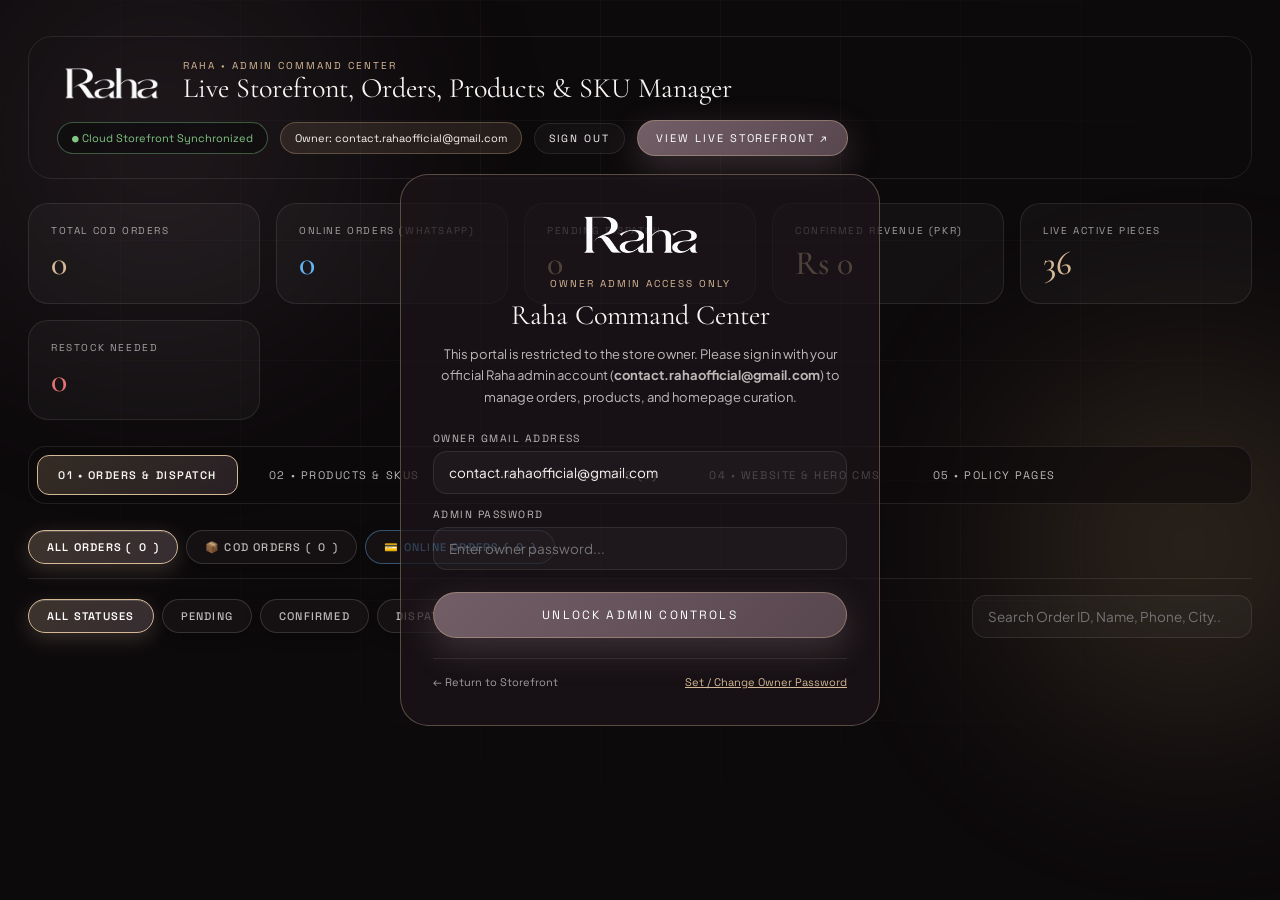
<file: admin.html>
<!DOCTYPE html>
<html lang="en">

<head>
  <link rel="preconnect" href="https://zqlhbmyiyeyflcflicsv.supabase.co">
  <meta charset="UTF-8">
  <meta name="viewport" content="width=device-width, initial-scale=1.0">
  <meta name="color-scheme" content="dark">
  <!-- RAHA SEO & STRUCTURED DATA START -->
  <title>Raha Admin Command Center</title>
  <meta name="description" content="Private Raha Jewels administrative portal.">
  <meta name="robots" content="noindex, nofollow">
  <meta name="author" content="Raha Jewels">
  <meta name="theme-color" content="#120c10">
  <meta name="geo.region" content="PK">
  <meta name="geo.placename" content="Pakistan">
  <link rel="canonical" href="https://rahajewels.pk/admin.html">
  <meta property="og:type" content="website">
  <meta property="og:site_name" content="Raha Jewels">
  <meta property="og:locale" content="en_PK">
  <meta property="og:title" content="Raha Admin Command Center">
  <meta property="og:description" content="Private Raha Jewels administrative portal.">
  <meta property="og:url" content="https://rahajewels.pk/admin.html">
  <meta property="og:image" content="https://rahajewels.pk/Assets/Main%20Raha%20logo%20with%20slogan%20(The%20actual%20logo).webp">
  <meta property="og:image:alt" content="Raha Jewels — Jewellery For The Modern Minimalists">
  <meta name="twitter:card" content="summary_large_image">
  <meta name="twitter:title" content="Raha Admin Command Center">
  <meta name="twitter:description" content="Private Raha Jewels administrative portal.">
  <meta name="twitter:image" content="https://rahajewels.pk/Assets/Main%20Raha%20logo%20with%20slogan%20(The%20actual%20logo).webp">
  <!-- RAHA SEO & STRUCTURED DATA END -->
  <link rel="icon" href="/favicon.ico" sizes="48x48">
  <link rel="icon" type="image/png" sizes="192x192" href="Assets/raha-favicon.png">
  <link rel="apple-touch-icon" sizes="192x192" href="Assets/raha-favicon.png">
  <link rel="preconnect" href="https://fonts.googleapis.com">
  <link rel="preconnect" href="https://fonts.gstatic.com" crossorigin>
  <link rel="stylesheet"
    href="https://fonts.googleapis.com/css2?family=Cormorant+Garamond:ital,wght@0,300;0,400;0,500;0,600;1,400&family=Plus+Jakarta+Sans:wght@300;400;500;600&family=Space+Grotesk:wght@300;400;500;600&display=swap">
  <link rel="stylesheet" href="Assets/css/raha-atelier.css?v=20261126_v77">
  <style>
    /* High-contrast solid dropdown & native control styling — zero white-on-white */
    :root {
      color-scheme: dark;
    }

    select,
    option,
    optgroup {
      color-scheme: dark !important;
    }

    select,
    .raha-cod-select {
      background-color: #1a1518 !important;
      color: #f7f4f2 !important;
      border: 1.5px solid var(--border-subtle);
    }

    select option,
    select optgroup,
    option,
    optgroup,
    .raha-cod-select option {
      background-color: #181316 !important;
      color: #f7f4f2 !important;
      font-size: 13.5px !important;
      padding: 10px 14px !important;
    }

    select option:checked,
    select option:hover,
    option:checked,
    option:hover,
    .raha-cod-select option:checked {
      background-color: #725e67 !important;
      color: #ffffff !important;
    }

    input:-webkit-autofill,
    textarea:-webkit-autofill,
    select:-webkit-autofill {
      -webkit-box-shadow: 0 0 0 1000px #1a1518 inset !important;
      -webkit-text-fill-color: #f7f4f2 !important;
    }

    .admin-shell {
      padding: 36px 0 96px;
      position: relative;
      z-index: 2;
    }

    .admin-topbar {
      display: flex;
      justify-content: space-between;
      align-items: center;
      flex-wrap: wrap;
      gap: 16px;
      padding: 22px 28px;
      border-radius: 24px;
      background: var(--bg-glass-strong);
      border: 1px solid var(--border-subtle);
      box-shadow: var(--shadow-card);
      margin-bottom: 24px;
    }

    .admin-kpis {
      display: grid;
      grid-template-columns: repeat(auto-fit, minmax(200px, 1fr));
      gap: 16px;
      margin-bottom: 26px;
    }

    .admin-kpi-card {
      padding: 20px 22px;
      border-radius: 20px;
      background: var(--bg-card);
      border: 1px solid var(--border-subtle);
      box-shadow: var(--shadow-card);
    }

    .admin-kpi-card__k {
      display: block;
      font-family: var(--font-mono);
      font-size: 10px;
      letter-spacing: 0.16em;
      text-transform: uppercase;
      color: var(--text-muted);
      margin-bottom: 8px;
    }

    .admin-kpi-card__v {
      font-family: var(--font-serif);
      font-size: 34px;
      font-weight: 500;
      color: var(--raha-gold);
      line-height: 1.1;
    }

    .admin-tabs {
      display: flex;
      gap: 10px;
      flex-wrap: wrap;
      margin-bottom: 26px;
      padding: 8px;
      border-radius: 18px;
      background: rgba(13, 10, 12, 0.55);
      border: 1px solid var(--border-subtle);
    }

    .admin-tab-btn {
      padding: 12px 20px;
      border-radius: 12px;
      border: 1px solid transparent;
      background: transparent;
      color: var(--text-secondary);
      font-family: var(--font-mono);
      font-size: 11px;
      letter-spacing: 0.14em;
      text-transform: uppercase;
      cursor: pointer;
      transition: all 0.25s ease;
    }

    .admin-tab-btn:hover {
      color: var(--text-primary);
      background: rgba(255, 255, 255, 0.04);
    }

    .admin-tab-btn.is-active {
      background: linear-gradient(135deg, rgba(214, 183, 138, 0.2), rgba(114, 94, 103, 0.28));
      border-color: var(--raha-gold);
      color: var(--raha-gold-light);
      font-weight: 600;
    }

    /* Luxury Admin Filter Pills (Orders, Statuses & Product Departments) */
    .raha-filter-pill {
      display: inline-flex;
      align-items: center;
      gap: 7px;
      padding: 9px 18px;
      border-radius: 100px;
      border: 1px solid rgba(255, 255, 255, 0.14);
      background: rgba(24, 19, 22, 0.85);
      color: var(--text-secondary);
      font-family: var(--font-mono);
      font-size: 11px;
      font-weight: 500;
      letter-spacing: 0.11em;
      text-transform: uppercase;
      cursor: pointer;
      transition: all 0.22s ease;
      box-shadow: 0 4px 14px rgba(0, 0, 0, 0.3);
    }

    .raha-filter-pill:hover {
      color: #ffffff;
      border-color: rgba(213, 184, 149, 0.55);
      background: rgba(114, 94, 103, 0.28);
      transform: translateY(-1px);
    }

    .raha-filter-pill.is-active {
      background: linear-gradient(135deg, rgba(213, 184, 149, 0.24) 0%, rgba(114, 94, 103, 0.42) 100%);
      border-color: var(--raha-gold);
      color: #ffffff;
      font-weight: 600;
      box-shadow: 0 6px 20px rgba(213, 184, 149, 0.2), inset 0 1px 0 rgba(255, 255, 255, 0.16);
    }

    /* Distinct Status Accent Colors for Order Status Pills */
    .raha-filter-pill[data-order-filter="Pending"].is-active {
      border-color: #ffb74d;
      color: #ffe0b2;
      background: linear-gradient(135deg, rgba(255, 183, 77, 0.24), rgba(114, 94, 103, 0.25));
    }
    .raha-filter-pill[data-order-filter="Confirmed"].is-active {
      border-color: #64b5f6;
      color: #bbdefb;
      background: linear-gradient(135deg, rgba(100, 181, 246, 0.24), rgba(114, 94, 103, 0.25));
    }
    .raha-filter-pill[data-order-filter="Dispatched"].is-active {
      border-color: #ba68c8;
      color: #e1bee7;
      background: linear-gradient(135deg, rgba(186, 104, 200, 0.24), rgba(114, 94, 103, 0.25));
    }
    .raha-filter-pill[data-order-filter="Delivered"].is-active {
      border-color: #81c784;
      color: #c8e6c9;
      background: linear-gradient(135deg, rgba(129, 199, 132, 0.24), rgba(114, 94, 103, 0.25));
    }
    .raha-filter-pill[data-order-filter="Cancelled"].is-active,
    .raha-filter-pill[data-order-filter="Refunded"].is-active {
      border-color: #e57373;
      color: #ffcdd2;
      background: linear-gradient(135deg, rgba(229, 115, 115, 0.24), rgba(114, 94, 103, 0.25));
    }

    .admin-tab-panel {
      display: none;
    }

    .admin-tab-panel.is-active {
      display: block;
    }

    .admin-order-card {
      padding: 22px 24px;
      border-radius: 22px;
      background: var(--bg-card);
      border: 1px solid var(--border-subtle);
      margin-bottom: 16px;
      box-shadow: var(--shadow-card);
    }

    .admin-order-card__head {
      display: flex;
      justify-content: space-between;
      align-items: center;
      flex-wrap: wrap;
      gap: 12px;
      padding-bottom: 14px;
      margin-bottom: 16px;
      border-bottom: 1px solid var(--border-subtle);
    }

    .admin-order-card__grid {
      display: grid;
      grid-template-columns: 1.3fr 1fr;
      gap: 18px;
    }

    .admin-products-grid {
      display: grid;
      grid-template-columns: repeat(4, 1fr);
      gap: 18px;
    }

    .admin-prod-card {
      padding: 16px;
      border-radius: 22px;
      background: var(--bg-card);
      border: 1px solid var(--border-subtle);
      display: flex;
      flex-direction: column;
      justify-content: space-between;
      box-shadow: var(--shadow-card);
    }

    .admin-modal {
      position: fixed;
      inset: 0;
      z-index: 900;
      background: rgba(9, 7, 9, 0.84);
      backdrop-filter: blur(18px);
      display: flex;
      align-items: center;
      justify-content: center;
      padding: 20px;
      opacity: 0;
      pointer-events: none;
      transition: opacity 0.3s ease;
    }

    .admin-modal.is-open {
      opacity: 1;
      pointer-events: auto;
    }

    .admin-modal__box {
      width: min(1040px, 96vw);
      max-height: 92vh;
      overflow-y: auto;
      border-radius: 28px;
      background: var(--bg-elevated);
      border: 1px solid var(--border-glow);
      box-shadow: var(--shadow-luxury);
      padding: 28px 32px;
    }

    .admin-img-slot {
      padding: 12px;
      border-radius: 16px;
      background: rgba(13, 10, 12, 0.5);
      border: 1px solid var(--border-subtle);
    }

    .admin-img-slot img {
      width: 100%;
      aspect-ratio: 1 / 1;
      object-fit: cover;
      border-radius: 10px;
      margin-bottom: 8px;
      border: 1px solid var(--border-subtle);
    }

    .admin-toast {
      position: fixed;
      bottom: 28px;
      left: 50%;
      transform: translateX(-50%) translateY(30px);
      z-index: 1200;
      padding: 12px 24px;
      border-radius: 100px;
      background: rgba(18, 14, 17, 0.96);
      border: 1px solid var(--raha-gold);
      color: var(--raha-gold-light);
      font-family: var(--font-mono);
      font-size: 12px;
      letter-spacing: 0.08em;
      opacity: 0;
      pointer-events: none;
      transition: all 0.3s ease;
      box-shadow: 0 18px 44px rgba(0, 0, 0, 0.65);
    }

    .admin-toast.is-visible {
      opacity: 1;
      transform: translateX(-50%) translateY(0);
    }

    /* Prevent any child element from overflowing horizontally on mobile or desktop */
    .admin-order-card,
    .admin-order-card__grid > *,
    .admin-prod-card,
    .admin-modal__box,
    .raha-spec-cell {
      min-width: 0;
      max-width: 100%;
      box-sizing: border-box;
    }

    .raha-spec-cell__v {
      overflow-wrap: anywhere;
      word-break: break-word;
    }

    .admin-img-upload-row {
      display: grid;
      grid-template-columns: 80px minmax(0, 1fr) auto auto;
      gap: 12px;
      align-items: center;
    }

    @media (max-width: 1024px) {
      .admin-kpis {
        grid-template-columns: repeat(2, minmax(0, 1fr));
      }

      .admin-products-grid {
        grid-template-columns: repeat(2, minmax(0, 1fr));
      }

      .admin-order-card__grid {
        grid-template-columns: minmax(0, 1fr);
      }
    }

    @media (max-width: 768px) {
      html,
      body {
        overflow-x: hidden;
        max-width: 100vw;
      }

      .admin-shell {
        padding: 18px 0 68px;
      }

      .admin-shell .raha-container {
        padding: 0 12px !important;
        max-width: 100%;
        box-sizing: border-box;
      }

      .admin-topbar {
        padding: 16px;
        border-radius: 18px;
        gap: 12px;
      }

      .admin-topbar h1 {
        font-size: 20px !important;
      }

      .admin-kpis {
        grid-template-columns: repeat(2, minmax(0, 1fr));
        gap: 10px;
      }

      .admin-kpis .admin-kpi-card:last-child {
        grid-column: 1 / -1;
      }

      .admin-kpi-card {
        padding: 14px 16px;
        border-radius: 16px;
      }

      .admin-kpi-card__v {
        font-size: 24px;
      }

      .admin-tabs {
        display: grid;
        grid-template-columns: repeat(2, minmax(0, 1fr));
        gap: 8px;
        padding: 8px;
      }

      .admin-tabs .admin-tab-btn:last-child {
        grid-column: 1 / -1;
      }

      .admin-tab-btn {
        padding: 10px 8px;
        font-size: 10px;
        text-align: center;
        width: 100%;
      }

      #admin-order-search,
      #admin-product-search,
      #admin-restock-search,
      #admin-add-product-btn,
      #admin-restock-all-btn {
        width: 100% !important;
        max-width: 100% !important;
        box-sizing: border-box;
      }

      .admin-order-card {
        padding: 14px;
        border-radius: 18px;
      }

      .admin-order-card__head {
        gap: 10px;
        padding-bottom: 12px;
        margin-bottom: 12px;
      }

      .admin-order-card__grid {
        grid-template-columns: minmax(0, 1fr) !important;
        gap: 12px;
      }

      .admin-order-meta-grid {
        grid-template-columns: minmax(0, 1fr) !important;
        gap: 8px !important;
      }

      .admin-products-grid {
        grid-template-columns: minmax(0, 1fr);
        gap: 14px;
      }

      .raha-policy-card {
        padding: 18px 14px !important;
        border-radius: 20px !important;
      }

      .admin-img-upload-row {
        grid-template-columns: 68px minmax(0, 1fr) !important;
        gap: 10px !important;
      }

      .admin-img-upload-row > label,
      .admin-img-upload-row > button {
        grid-column: span 1;
        width: 100%;
        justify-content: center;
        text-align: center;
      }

      .admin-modal {
        padding: 8px;
      }

      .admin-modal__box {
        width: 100%;
        max-height: 94vh;
        padding: 18px 14px;
        border-radius: 20px;
      }

      .raha-cod-field-row {
        grid-template-columns: minmax(0, 1fr) !important;
        gap: 10px !important;
      }

      .ep-sku-header-row {
        display: none !important;
      }

      .ep-sku-row {
        grid-template-columns: repeat(2, minmax(0, 1fr)) !important;
        padding: 12px;
        border-radius: 14px;
        border: 1px solid var(--border-subtle);
        background: rgba(255, 255, 255, 0.02);
        margin-bottom: 12px !important;
      }

      .ep-sku-row .ep-sku-desc,
      .ep-sku-row .ep-sku-remove {
        grid-column: 1 / -1;
      }

      #ep-dynamic-gallery-grid {
        grid-template-columns: repeat(2, minmax(0, 1fr)) !important;
        gap: 10px !important;
      }
    }
  </style>
</head>

<body>
  <!-- OWNER ADMIN ACCESS GATE OVERLAY (Strict Owner Gmail Verification) -->
  <div id="admin-auth-gate"
    style="position:fixed;inset:0;z-index:9999;background:var(--bg-midnight);display:flex;align-items:center;justify-content:center;padding:24px;">
    <div
      style="width:min(480px,94vw);padding:36px 32px;border-radius:28px;background:var(--bg-elevated);border:1px solid var(--border-glow);box-shadow:var(--shadow-luxury);text-align:center;">
      <a href="index.html" style="display:inline-block;margin-bottom:18px;">
        <img src="Assets/Raha logo white with transparent background.webp" alt="Raha" style="height:44px;width:auto;"
          decoding="async">
      </a>
      <div
        style="font-family:var(--font-mono);font-size:10px;letter-spacing:0.2em;text-transform:uppercase;color:var(--raha-gold);margin-bottom:8px;">
        Owner Admin Access Only
      </div>
      <h2
        style="font-family:var(--font-serif);font-size:28px;font-weight:400;color:var(--text-primary);margin-bottom:12px;">
        Raha Command Center
      </h2>
      <p style="font-size:13px;line-height:1.65;color:var(--text-secondary);margin-bottom:24px;">
        This portal is restricted to the store owner. Please sign in with your official Raha admin account
        (<strong>contact.rahaofficial@gmail.com</strong>) to manage orders, products, and homepage curation.
      </p>

      <div id="admin-gate-error"
        style="display:none;padding:10px 14px;border-radius:12px;background:rgba(229,115,115,0.14);border:1px solid rgba(229,115,115,0.4);color:#ffcdd2;font-size:12px;margin-bottom:18px;text-align:left;">
      </div>

      <form id="admin-gate-form">
        <div class="raha-cod-field" style="text-align:left;">
          <label class="raha-cod-label" for="gate-email">Owner Gmail Address</label>
          <input type="email" id="gate-email" class="raha-cod-input" value="contact.rahaofficial@gmail.com" required>
        </div>
        <div class="raha-cod-field" style="text-align:left;">
          <label class="raha-cod-label" for="gate-password">Admin Password</label>
          <input type="password" id="gate-password" class="raha-cod-input" placeholder="Enter owner password..."
            required>
        </div>
        <button type="submit" class="raha-btn raha-btn--primary" id="gate-submit-btn"
          style="width:100%;padding:14px 20px;margin-top:8px;">
          <span>Unlock Admin Controls</span>
        </button>
      </form>
      <div
        style="margin-top:20px;padding-top:16px;border-top:1px solid var(--border-subtle);display:flex;justify-content:space-between;align-items:center;">
        <a href="index.html"
          style="font-family:var(--font-mono);font-size:11px;color:var(--text-muted);text-decoration:none;">← Return to
          Storefront</a>
        <button type="button" id="gate-first-time-setup-btn"
          style="background:none;border:none;color:var(--raha-gold);font-family:var(--font-mono);font-size:11px;cursor:pointer;text-decoration:underline;">Set
          / Change Owner Password</button>
      </div>
    </div>
  </div>

  <div class="raha-ambient-canvas" aria-hidden="true">
    <div class="raha-ambient-orb raha-ambient-orb--1"></div>
    <div class="raha-ambient-orb raha-ambient-orb--2"></div>
  </div>
  <div class="raha-arch-grid" aria-hidden="true"></div>

  <main class="admin-shell">
    <div class="raha-container">
      <!-- Admin Header Bar -->
      <header class="admin-topbar">
        <div style="display:flex;align-items:center;gap:18px;flex-wrap:wrap;">
          <a href="index.html" style="display:inline-flex;align-items:center;gap:12px;text-decoration:none;">
            <img src="Assets/Raha logo white with transparent background.webp" alt="Raha"
              style="height:36px;width:auto;" decoding="async">
          </a>
          <div>
            <div
              style="font-family:var(--font-mono);font-size:10px;letter-spacing:0.2em;text-transform:uppercase;color:var(--raha-gold);">
              Raha • Admin Command Center
            </div>
            <h1
              style="font-family:var(--font-serif);font-size:28px;font-weight:400;color:var(--text-primary);line-height:1.15;">
              Live Storefront, Orders, Products &amp; SKU Manager
            </h1>
          </div>
        </div>

        <div style="display:flex;align-items:center;gap:12px;flex-wrap:wrap;">
          <span id="admin-sb-status"
            style="font-family:var(--font-mono);font-size:11px;padding:8px 14px;border-radius:100px;border:1px solid rgba(129,199,132,0.4);background:rgba(13,10,12,0.6);color:#81c784;">
            ● Cloud Storefront Synchronized
          </span>
          <span id="admin-user-pill"
            style="font-family:var(--font-mono);font-size:11px;padding:8px 14px;border-radius:100px;border:1px solid rgba(214,183,138,0.3);background:rgba(214,183,138,0.12);color:var(--raha-gold-light);">
            Owner: contact.rahaofficial@gmail.com
          </span>
          <button type="button" class="raha-btn raha-btn--glass" id="admin-logout-btn"
            style="padding:8px 14px;font-size:10.5px;">
            Sign Out
          </button>
          <a href="index.html" class="raha-btn raha-btn--primary"
            style="text-decoration:none;padding:10px 18px;font-size:11px;">
            <span>View Live Storefront ↗</span>
          </a>
        </div>
      </header>

      <!-- Live Telemetry KPIs -->
      <section class="admin-kpis" aria-label="Store Telemetry">
        <div class="admin-kpi-card">
          <span class="admin-kpi-card__k">Total COD Orders</span>
          <div class="admin-kpi-card__v" id="kpi-total-orders">0</div>
        </div>
        <div class="admin-kpi-card">
          <span class="admin-kpi-card__k">Online Orders (WhatsApp)</span>
          <div class="admin-kpi-card__v" id="kpi-online-orders" style="color:#64b5f6;">0</div>
        </div>
        <div class="admin-kpi-card">
          <span class="admin-kpi-card__k">Pending Dispatch</span>
          <div class="admin-kpi-card__v" id="kpi-pending-orders">0</div>
        </div>
        <div class="admin-kpi-card">
          <span class="admin-kpi-card__k">Confirmed Revenue (PKR)</span>
          <div class="admin-kpi-card__v" id="kpi-total-revenue">Rs 0</div>
        </div>
        <div class="admin-kpi-card">
          <span class="admin-kpi-card__k">Live Active Pieces</span>
          <div class="admin-kpi-card__v" id="kpi-total-products">36</div>
        </div>
        <div class="admin-kpi-card" id="kpi-card-restock" style="cursor:pointer;"
          onclick="var b=document.querySelector('[data-admin-tab=restock]');if(b)b.click();">
          <span class="admin-kpi-card__k">Restock Needed</span>
          <div class="admin-kpi-card__v" id="kpi-restock-count" style="color:#e57373;">0</div>
        </div>
      </section>

      <!-- Navigation Tabs -->
      <nav class="admin-tabs" aria-label="Admin Sections">
        <button type="button" class="admin-tab-btn is-active" data-admin-tab="orders">01 • Orders &amp; Dispatch</button>
        <button type="button" class="admin-tab-btn" data-admin-tab="products">02 • Products &amp; SKUs</button>
        <button type="button" class="admin-tab-btn" data-admin-tab="restock">03 • Restock Products (<span
            id="admin-restock-tab-badge">0</span>)</button>
        <button type="button" class="admin-tab-btn" data-admin-tab="settings">04 • Website &amp; Hero CMS</button>
        <button type="button" class="admin-tab-btn" data-admin-tab="pages">05 • Policy Pages</button>
      </nav>

      <!-- ================================================================
           TAB 01: ORDERS & CASH ON DELIVERY MANAGER
           ================================================================ -->
      <section class="admin-tab-panel is-active" id="tab-orders">
        <!-- Order Classification Segment: All vs COD vs Online Orders -->
        <div style="display:flex;align-items:center;justify-content:space-between;flex-wrap:wrap;gap:12px;margin-bottom:16px;padding-bottom:14px;border-bottom:1px solid var(--border-subtle);">
          <div style="display:flex;gap:8px;flex-wrap:wrap;">
            <button type="button" class="raha-filter-pill is-active" data-order-type="all" id="btn-type-all">All Orders (<span id="count-all-orders">0</span>)</button>
            <button type="button" class="raha-filter-pill" data-order-type="cod" id="btn-type-cod">📦 COD Orders (<span id="count-cod-orders">0</span>)</button>
            <button type="button" class="raha-filter-pill" data-order-type="online" id="btn-type-online" style="border-color:rgba(100,181,246,0.4);color:#64b5f6;">💳 Online Orders (<span id="count-online-orders">0</span>)</button>
          </div>
        </div>

        <div
          style="display:flex;justify-content:space-between;align-items:center;flex-wrap:wrap;gap:14px;margin-bottom:20px;">
          <div style="display:flex;gap:8px;flex-wrap:wrap;">
            <button type="button" class="raha-filter-pill is-active" data-order-filter="all">All Statuses</button>
            <button type="button" class="raha-filter-pill" data-order-filter="Pending">Pending</button>
            <button type="button" class="raha-filter-pill" data-order-filter="Confirmed">Confirmed</button>
            <button type="button" class="raha-filter-pill" data-order-filter="Dispatched">Dispatched</button>
            <button type="button" class="raha-filter-pill" data-order-filter="Delivered">Delivered</button>
            <button type="button" class="raha-filter-pill" data-order-filter="Cancelled">Cancelled</button>
            <button type="button" class="raha-filter-pill" data-order-filter="Refunded">Refunded</button>
          </div>
          <div style="display:flex;gap:10px;align-items:center;flex-wrap:wrap;">
            <input type="search" id="admin-order-search" class="raha-cod-input"
              placeholder="Search Order ID, Name, Phone, City..." style="width:280px;">
          </div>
        </div>

        <div id="admin-orders-list"></div>
      </section>

      <!-- ================================================================
           TAB 02: PRODUCTS, IMAGES & SKU MANAGER
           ================================================================ -->
      <section class="admin-tab-panel" id="tab-products">
        <div
          style="display:flex;justify-content:space-between;align-items:center;flex-wrap:wrap;gap:14px;margin-bottom:20px;">
          <div style="display:flex;gap:8px;flex-wrap:wrap;">
            <button type="button" class="raha-filter-pill is-active" data-prod-filter="all">All Departments</button>
            <button type="button" class="raha-filter-pill" data-prod-filter="earrings">Earrings</button>
            <button type="button" class="raha-filter-pill" data-prod-filter="rings">Rings</button>
            <button type="button" class="raha-filter-pill" data-prod-filter="anklets">Anklets</button>
            <button type="button" class="raha-filter-pill" data-prod-filter="necklace">Necklace</button>
            <button type="button" class="raha-filter-pill" data-prod-filter="bracelets">Bracelets</button>
            <button type="button" class="raha-filter-pill" data-prod-filter="restock"
              style="color:#e57373;border-color:rgba(229,115,115,0.4);">⚠️ Restock Needed (<span
                id="admin-prod-filter-restock-count">0</span>)</button>
            <button type="button" class="raha-filter-pill" data-prod-filter="low"
              style="color:var(--raha-gold);border-color:rgba(214,183,138,0.4);">⚡ Low Stock (&le; 5)</button>
          </div>

          <div style="display:flex;gap:10px;align-items:center;flex-wrap:wrap;">
            <input type="search" id="admin-product-search" class="raha-cod-input"
              placeholder="Search by title or SKU..." style="width:240px;">
            <button type="button" class="raha-btn raha-btn--primary" id="admin-add-product-btn"
              style="padding:11px 18px;font-size:11px;">
              + Add New Product &amp; SKUs
            </button>
          </div>
        </div>

        <div class="admin-products-grid" id="admin-products-grid"></div>
      </section>

      <!-- ================================================================
           TAB 03: RESTOCK PRODUCTS & INVENTORY REPLENISHMENT
           ================================================================ -->
      <section class="admin-tab-panel" id="tab-restock">
        <div
          style="display:flex;justify-content:space-between;align-items:center;flex-wrap:wrap;gap:14px;margin-bottom:20px;">
          <div>
            <div
              style="font-family:var(--font-mono);font-size:10.5px;letter-spacing:0.18em;text-transform:uppercase;color:#e57373;margin-bottom:4px;">
              Admin Inventory Vault • Restock Required
            </div>
            <h2 style="font-family:var(--font-serif);font-size:30px;font-weight:400;margin:0;">
              Out-of-Stock Pieces
            </h2>
            <p style="font-size:12.5px;color:var(--text-secondary);margin:4px 0 0 0;">
              Pieces with 0 stock are automatically hidden from buyers across all storefront pages. Restock them here to
              make them instantly reappear live.
            </p>
          </div>
          <div style="display:flex;gap:10px;align-items:center;flex-wrap:wrap;">
            <input type="search" id="admin-restock-search" class="raha-cod-input"
              placeholder="Filter out of stock pieces..." style="width:230px;">
            <button type="button" class="raha-btn raha-btn--primary" id="admin-restock-all-btn"
              style="padding:11px 18px;font-size:11px;">
              ⚡ Restock All Depleted Pieces (+15 Units)
            </button>
          </div>
        </div>

        <div id="admin-restock-grid" class="admin-products-grid"></div>
      </section>

      <!-- ================================================================
           TAB 03: GLOBAL WEBSITE & HERO CMS
           ================================================================ -->
      <section class="admin-tab-panel" id="tab-settings">
        <form id="admin-settings-form" class="raha-policy-card" style="max-width:920px;margin:0 auto;">
          <div style="margin-bottom:24px;padding-bottom:16px;border-bottom:1px solid var(--border-subtle);">
            <div
              style="font-family:var(--font-mono);font-size:10.5px;letter-spacing:0.18em;text-transform:uppercase;color:var(--raha-gold);margin-bottom:6px;">
              Live Storefront Customization
            </div>
            <h2 style="font-family:var(--font-serif);font-size:32px;font-weight:400;">Website Hero, Announcement Bar
              &amp; Shipping</h2>
          </div>

          <div class="raha-cod-field">
            <label class="raha-cod-label" for="set-marquee">Top Announcement Marquee Bar Text</label>
            <input type="text" id="set-marquee" class="raha-cod-input">
          </div>

          <div class="raha-cod-field-row">
            <div class="raha-cod-field">
              <label class="raha-cod-label" for="set-free-ship">Free Express Shipping Threshold (PKR)</label>
              <input type="number" id="set-free-ship" class="raha-cod-input" value="3500">
            </div>
            <div class="raha-cod-field">
              <label class="raha-cod-label" for="set-std-ship">Default / Nationwide Delivery Charge (PKR)</label>
              <input type="number" id="set-std-ship" class="raha-cod-input" value="300">
            </div>
          </div>

          <!-- City-Wise Delivery Charges Manager -->
          <div style="margin:20px 0 24px 0;padding:20px;border-radius:18px;background:rgba(214,183,138,0.04);border:1px solid rgba(214,183,138,0.2);">
            <div style="display:flex;justify-content:space-between;align-items:center;flex-wrap:wrap;gap:12px;margin-bottom:14px;">
              <div>
                <h4 style="font-family:var(--font-serif);font-size:18px;font-weight:400;margin:0 0 4px 0;color:var(--raha-gold-light);">City-Wise Delivery Charges (Pakistan)</h4>
                <p style="font-size:11.5px;color:var(--text-secondary);margin:0;">Configure custom delivery fees per city. Orders for any city not listed here will automatically use the Default Nationwide Delivery Charge above.</p>
              </div>
              <div style="display:flex;gap:8px;align-items:center;flex-wrap:wrap;">
                <input type="text" id="admin-new-city-name" class="raha-cod-input" placeholder="City name (e.g. Gujrat)" style="width:160px;padding:7px 12px;font-size:11.5px;">
                <input type="number" id="admin-new-city-fee" class="raha-cod-input" placeholder="Fee (Rs)" style="width:100px;padding:7px 12px;font-size:11.5px;">
                <button type="button" class="raha-btn raha-btn--glass" id="admin-add-city-rate-btn" style="padding:7px 14px;font-size:11px;">+ Add City Rate</button>
              </div>
            </div>
            <div id="admin-city-rates-list" style="display:grid;grid-template-columns:repeat(auto-fill, minmax(210px, 1fr));gap:10px;">
              <!-- Dynamic City Rate Cards -->
            </div>
          </div>

          <div class="raha-cod-field-row">
            <div class="raha-cod-field">
              <label class="raha-cod-label" for="set-wa-num">Official WhatsApp Order Number</label>
              <input type="text" id="set-wa-num" class="raha-cod-input" value="923260870876">
            </div>
            <div class="raha-cod-field">
              <label class="raha-cod-label" for="set-hero-heading">Home Hero Monolith Card Title</label>
              <input type="text" id="set-hero-heading" class="raha-cod-input">
            </div>
          </div>

          <div class="raha-cod-field-row">
            <div class="raha-cod-field">
              <label class="raha-cod-label" for="set-flagship-link">Hero Flagship Button Link Destination (Where the
                link takes the buyer)</label>
              <input type="text" id="set-flagship-link" class="raha-cod-input"
                placeholder="e.g. product.html?id=item-2892, bracelets.html, etc.">
            </div>
            <div class="raha-cod-field">
              <label class="raha-cod-label" for="set-flagship-picker">Quick Select Product / Destination</label>
              <select id="set-flagship-picker" class="raha-cod-input" style="cursor:pointer;">
                <option value="">-- Choose A Product or Page --</option>
                <optgroup label="Collections &amp; Pages">
                  <option value="bracelets.html">Bracelets Collection</option>
                  <option value="earrings.html">Earrings Collection</option>
                  <option value="rings.html">Rings Collection</option>
                  <option value="necklace.html">Necklace Collection</option>
                  <option value="anklets.html">Anklets Collection</option>
                  <option value="#raha-collections">Featured Archetypes Grid</option>
                </optgroup>
                <optgroup label="Catalog Products" id="set-flagship-product-options">
                  <!-- Dynamically populated from catalog -->
                </optgroup>
              </select>
            </div>
          </div>

          <div class="raha-cod-field">
            <label class="raha-cod-label" for="set-flagship-text">Hero Flagship Button Text / Label</label>
            <input type="text" id="set-flagship-text" class="raha-cod-input" placeholder="Inspect Flagship Piece →">
          </div>

          <div class="raha-cod-field">
            <label class="raha-cod-label" for="set-hero-title">Home Page Hero Headline (HTML allowed for
              <code>&lt;em&gt;</code> italics)</label>
            <input type="text" id="set-hero-title" class="raha-cod-input">
          </div>

          <div class="raha-cod-field">
            <label class="raha-cod-label" for="set-hero-sub">Home Page Hero Subtitle</label>
            <textarea id="set-hero-sub" class="raha-cod-textarea"></textarea>
          </div>

          <div class="raha-cod-field">
            <label class="raha-cod-label" for="set-hero-img">Home Page Hero Editorial Portrait Image</label>
            <div class="admin-img-upload-row">
              <img id="set-hero-img-prev" src="Assets/Main Raha logo with slogan (The actual logo).webp" alt="Hero Preview"
                style="width:90px;height:90px;object-fit:cover;border-radius:14px;border:1px solid var(--border-subtle);"
                decoding="async">
              <input type="text" id="set-hero-img" class="raha-cod-input"
                placeholder="Upload Photo or paste Supabase Storage URL">
              <label class="raha-btn raha-btn--glass" style="cursor:pointer;padding:12px 16px;font-size:10.5px;">
                <span>Upload Photo</span>
                <input type="file" accept="image/*" data-upload-target="set-hero-img" style="display:none;">
              </label>
              <button type="button" class="raha-btn raha-btn--glass" data-remove-img="set-hero-img"
                style="padding:12px 14px;font-size:10.5px;color:#e57373;border-color:rgba(229,115,115,0.4);"
                title="Remove / Reset Hero Photo">
                ✕ Remove
              </button>
            </div>
          </div>

          <!-- HOME PAGE 5 CATEGORY CARDS ("FIVE CURATED ARCHETYPES" IMAGES) -->
          <div style="margin:24px 0 18px;padding:20px;border-radius:18px;background:rgba(13,10,12,0.5);border:1px solid var(--border-glow);">
            <div style="margin-bottom:16px;padding-bottom:12px;border-bottom:1px solid var(--border-subtle);">
              <div style="font-family:var(--font-mono);font-size:10.5px;letter-spacing:0.18em;text-transform:uppercase;color:var(--raha-gold);margin-bottom:4px;">
                Home Page Category Bento Cards ("Five Curated Archetypes")
              </div>
              <p style="font-size:12.5px;color:var(--text-secondary);margin:0;">
                Upload or change the cover photos shown on the 5 department cards (01 Earrings, 02 Necklace, 03 Rings, 04 Bracelets, 05 Anklets) on the Home Page.
              </p>
            </div>

            <div class="raha-cod-field">
              <label class="raha-cod-label" for="set-cat-earrings">01 • Earrings Card Cover Image</label>
              <div class="admin-img-upload-row">
                <img id="set-cat-earrings-prev" src="Assets/Main Raha logo with slogan (The actual logo).webp" alt="Earrings Card Preview" style="width:80px;height:60px;object-fit:cover;border-radius:10px;border:1px solid var(--border-subtle);" decoding="async">
                <input type="text" id="set-cat-earrings" class="raha-cod-input" placeholder="Upload Photo or paste Supabase Storage URL">
                <label class="raha-btn raha-btn--glass" style="cursor:pointer;padding:10px 15px;font-size:10.5px;">
                  <span>Upload Photo</span>
                  <input type="file" accept="image/*" data-upload-target="set-cat-earrings" style="display:none;">
                </label>
                <button type="button" class="raha-btn raha-btn--glass" data-remove-img="set-cat-earrings" style="padding:10px 12px;font-size:10.5px;color:#e57373;border-color:rgba(229,115,115,0.4);">✕ Reset</button>
              </div>
            </div>

            <div class="raha-cod-field">
              <label class="raha-cod-label" for="set-cat-necklace">02 • Necklace Card Cover Image</label>
              <div class="admin-img-upload-row">
                <img id="set-cat-necklace-prev" src="Assets/Main Raha logo with slogan (The actual logo).webp" alt="Necklace Card Preview" style="width:80px;height:60px;object-fit:cover;border-radius:10px;border:1px solid var(--border-subtle);" decoding="async">
                <input type="text" id="set-cat-necklace" class="raha-cod-input" placeholder="Upload Photo or paste Supabase Storage URL">
                <label class="raha-btn raha-btn--glass" style="cursor:pointer;padding:10px 15px;font-size:10.5px;">
                  <span>Upload Photo</span>
                  <input type="file" accept="image/*" data-upload-target="set-cat-necklace" style="display:none;">
                </label>
                <button type="button" class="raha-btn raha-btn--glass" data-remove-img="set-cat-necklace" style="padding:10px 12px;font-size:10.5px;color:#e57373;border-color:rgba(229,115,115,0.4);">✕ Reset</button>
              </div>
            </div>

            <div class="raha-cod-field">
              <label class="raha-cod-label" for="set-cat-rings">03 • Rings Card Cover Image</label>
              <div class="admin-img-upload-row">
                <img id="set-cat-rings-prev" src="Assets/Main Raha logo with slogan (The actual logo).webp" alt="Rings Card Preview" style="width:80px;height:60px;object-fit:cover;border-radius:10px;border:1px solid var(--border-subtle);" decoding="async">
                <input type="text" id="set-cat-rings" class="raha-cod-input" placeholder="Upload Photo or paste Supabase Storage URL">
                <label class="raha-btn raha-btn--glass" style="cursor:pointer;padding:10px 15px;font-size:10.5px;">
                  <span>Upload Photo</span>
                  <input type="file" accept="image/*" data-upload-target="set-cat-rings" style="display:none;">
                </label>
                <button type="button" class="raha-btn raha-btn--glass" data-remove-img="set-cat-rings" style="padding:10px 12px;font-size:10.5px;color:#e57373;border-color:rgba(229,115,115,0.4);">✕ Reset</button>
              </div>
            </div>

            <div class="raha-cod-field">
              <label class="raha-cod-label" for="set-cat-bracelets">04 • Bracelets Card Cover Image</label>
              <div class="admin-img-upload-row">
                <img id="set-cat-bracelets-prev" src="Assets/Main Raha logo with slogan (The actual logo).webp" alt="Bracelets Card Preview" style="width:80px;height:60px;object-fit:cover;border-radius:10px;border:1px solid var(--border-subtle);" decoding="async">
                <input type="text" id="set-cat-bracelets" class="raha-cod-input" placeholder="Upload Photo or paste Supabase Storage URL">
                <label class="raha-btn raha-btn--glass" style="cursor:pointer;padding:10px 15px;font-size:10.5px;">
                  <span>Upload Photo</span>
                  <input type="file" accept="image/*" data-upload-target="set-cat-bracelets" style="display:none;">
                </label>
                <button type="button" class="raha-btn raha-btn--glass" data-remove-img="set-cat-bracelets" style="padding:10px 12px;font-size:10.5px;color:#e57373;border-color:rgba(229,115,115,0.4);">✕ Reset</button>
              </div>
            </div>

            <div class="raha-cod-field" style="margin-bottom:0;">
              <label class="raha-cod-label" for="set-cat-anklets">05 • Anklets Card Cover Image</label>
              <div class="admin-img-upload-row">
                <img id="set-cat-anklets-prev" src="Assets/Main Raha logo with slogan (The actual logo).webp" alt="Anklets Card Preview" style="width:80px;height:60px;object-fit:cover;border-radius:10px;border:1px solid var(--border-subtle);" decoding="async">
                <input type="text" id="set-cat-anklets" class="raha-cod-input" placeholder="Upload Photo or paste Supabase Storage URL">
                <label class="raha-btn raha-btn--glass" style="cursor:pointer;padding:10px 15px;font-size:10.5px;">
                  <span>Upload Photo</span>
                  <input type="file" accept="image/*" data-upload-target="set-cat-anklets" style="display:none;">
                </label>
                <button type="button" class="raha-btn raha-btn--glass" data-remove-img="set-cat-anklets" style="padding:10px 12px;font-size:10.5px;color:#e57373;border-color:rgba(229,115,115,0.4);">✕ Reset</button>
              </div>
            </div>
          </div>

          <button type="submit" class="raha-btn raha-btn--primary"
            style="width:100%;padding:15px 24px;margin-top:12px;">
            <span>Save &amp; Publish Website Settings Live</span>
          </button>
        </form>
      </section>

      <!-- ================================================================
           TAB 04: FOOTER POLICY PAGES EDITOR
           ================================================================ -->
      <section class="admin-tab-panel" id="tab-pages">
        <form id="admin-pages-form" class="raha-policy-card" style="max-width:920px;margin:0 auto;">
          <div style="margin-bottom:24px;padding-bottom:16px;border-bottom:1px solid var(--border-subtle);">
            <div
              style="font-family:var(--font-mono);font-size:10.5px;letter-spacing:0.18em;text-transform:uppercase;color:var(--raha-gold);margin-bottom:6px;">
              Footer Information Pages CMS
            </div>
            <h2 style="font-family:var(--font-serif);font-size:32px;font-weight:400;">Edit About Us, FAQs, Shipping,
              Refund &amp; Terms</h2>
          </div>

          <div class="raha-cod-field">
            <label class="raha-cod-label" for="admin-page-select">Select Footer Page to Edit</label>
            <select id="admin-page-select" class="raha-cod-select">
              <option value="about-us">Page 1: About Us (about-us.html)</option>
              <option value="faqs">Page 2: FAQs (faqs.html)</option>
              <option value="shipping-policy">Page 3: Shipping Policy (shipping-policy.html)</option>
              <option value="refund-policy">Page 4: Refund Policy (refund-policy.html)</option>
              <option value="terms-and-conditions">Page 5: Terms &amp; Conditions (terms-and-conditions.html)</option>
            </select>
          </div>

          <div class="raha-cod-field">
            <label class="raha-cod-label" for="admin-page-subtitle">Page Lead Subtitle</label>
            <input type="text" id="admin-page-subtitle" class="raha-cod-input">
          </div>

          <div class="raha-cod-field">
            <label class="raha-cod-label" for="admin-page-body">Page Content Body (HTML / Text)</label>
            <textarea id="admin-page-body" class="raha-cod-textarea"
              style="min-height:260px;font-family:var(--font-mono);font-size:12.5px;"></textarea>
          </div>

          <button type="submit" class="raha-btn raha-btn--primary" style="width:100%;padding:15px 24px;margin-top:8px;">
            <span>Save &amp; Publish Footer Page Content</span>
          </button>
        </form>
      </section>
    </div>
  </main>

  <!-- ======================================================================
       PRODUCT, MULTI-ANGLE IMAGE UPLOAD & SKU STUDIO MODAL
       ====================================================================== -->
  <div class="admin-modal" id="admin-product-modal" role="dialog" aria-modal="true"
    aria-labelledby="admin-prod-modal-title">
    <div class="admin-modal__box">
      <div
        style="display:flex;justify-content:space-between;align-items:center;padding-bottom:16px;margin-bottom:20px;border-bottom:1px solid var(--border-subtle);">
        <div>
          <div
            style="font-family:var(--font-mono);font-size:10px;letter-spacing:0.18em;text-transform:uppercase;color:var(--raha-gold);">
            Raha Product &amp; Multi-SKU Studio
          </div>
          <h3 style="font-family:var(--font-serif);font-size:28px;font-weight:400;" id="admin-prod-modal-title">Edit
            Jewellery Piece</h3>
        </div>
        <button type="button" class="raha-icon-btn" data-close-prod-modal aria-label="Close Modal">&times;</button>
      </div>

      <form id="admin-product-form">
        <input type="hidden" id="ep-id">

        <!-- ========================================================
             1. ALL PRODUCT INFO & SPECIFICATIONS TOGETHER
             ======================================================== -->
        <div class="raha-cod-field-row" style="grid-template-columns: 1fr 2fr 1fr;">
          <div class="raha-cod-field">
            <label class="raha-cod-label" for="ep-sku">Base SKU Code *</label>
            <input type="text" id="ep-sku" class="raha-cod-input" placeholder="e.g. RAHA-EAR-09" required>
          </div>
          <div class="raha-cod-field">
            <label class="raha-cod-label" for="ep-title">Product Title *</label>
            <input type="text" id="ep-title" class="raha-cod-input" placeholder="e.g. Solaris Sculpted Gold Hoops"
              required>
          </div>
          <div class="raha-cod-field">
            <label class="raha-cod-label" for="ep-category">Category Department *</label>
            <select id="ep-category" class="raha-cod-select">
              <option value="earrings">Earrings</option>
              <option value="rings">Rings</option>
              <option value="anklets">Anklets</option>
              <option value="necklace">Necklace</option>
              <option value="bracelets">Bracelets</option>
            </select>
          </div>
        </div>

        <div class="raha-cod-field-row" style="grid-template-columns: repeat(5, 1fr);">
          <div class="raha-cod-field">
            <label class="raha-cod-label" for="ep-price">Base Price (PKR) *</label>
            <input type="number" id="ep-price" class="raha-cod-input" placeholder="e.g. 2450" required>
          </div>
          <div class="raha-cod-field">
            <label class="raha-cod-label" for="ep-compare">Compare-At Price (PKR)</label>
            <input type="number" id="ep-compare" class="raha-cod-input" placeholder="e.g. 3200">
          </div>
          <div class="raha-cod-field">
            <label class="raha-cod-label" for="ep-stock" style="color:var(--raha-gold);font-weight:600;">Stock Units
              *</label>
            <input type="number" id="ep-stock" class="raha-cod-input" min="0" placeholder="e.g. 15" required
              style="border-color:rgba(214,183,138,0.5);">
          </div>
          <div class="raha-cod-field">
            <label class="raha-cod-label" for="ep-badge">Badge Pill</label>
            <input type="text" id="ep-badge" class="raha-cod-input" placeholder="Bestseller / Waterproof">
          </div>
          <div class="raha-cod-field">
            <label class="raha-cod-label" for="ep-subdept">Sub-Department Tag</label>
            <input type="text" id="ep-subdept" class="raha-cod-input" placeholder="Architectural Hoops">
          </div>
        </div>

        <div class="raha-cod-field">
          <label class="raha-cod-label" for="ep-subtitle">Product Description &amp; Craftsmanship Narrative</label>
          <textarea id="ep-subtitle" class="raha-cod-textarea"
            placeholder="Describe the silhouette, gold-plated finish, and styling notes..."></textarea>
        </div>

        <div class="raha-cod-field-row" style="grid-template-columns: 2fr 1fr 1fr 1fr;">
          <div class="raha-cod-field">
            <label class="raha-cod-label" for="ep-sizes">Available Sizes / Fit Options (Comma-separated)</label>
            <input type="text" id="ep-sizes" class="raha-cod-input"
              placeholder="e.g. US 6 (16.5mm), US 7 (17.3mm), US 8 (18.1mm)">
          </div>
          <div class="raha-cod-field">
            <label class="raha-cod-label" for="ep-material">Filter Material Tag</label>
            <input type="text" id="ep-material" class="raha-cod-input" placeholder="gold / silver / pearl">
          </div>
          <div class="raha-cod-field">
            <label class="raha-cod-label" for="ep-dimensions">Dimensions</label>
            <input type="text" id="ep-dimensions" class="raha-cod-input" placeholder="22mm × 14mm">
          </div>
          <div class="raha-cod-field">
            <label class="raha-cod-label" for="ep-weight">Piece Weight</label>
            <input type="text" id="ep-weight" class="raha-cod-input" placeholder="4.2g">
          </div>
        </div>

        <!-- Dynamic SKUs & Finish Variants Builder -->
        <div
          style="margin:20px 0;padding:18px;border-radius:18px;background:rgba(13,10,12,0.5);border:1px solid var(--border-subtle);">
          <div style="display:flex;justify-content:space-between;align-items:center;margin-bottom:12px;">
            <div>
              <div
                style="font-family:var(--font-mono);font-size:10.5px;letter-spacing:0.16em;text-transform:uppercase;color:var(--raha-gold);">
                Selectable SKUs &amp; Finishes on Product Page
              </div>
              <p style="font-size:12px;color:var(--text-secondary);">Add, edit, or remove SKU finishes and individual
                SKU prices for this piece.</p>
            </div>
            <button type="button" class="raha-btn raha-btn--glass" id="ep-add-sku-btn"
              style="padding:8px 14px;font-size:10.5px;">
              + Add SKU Option
            </button>
          </div>
          <div class="ep-sku-header-row"
            style="display:grid;grid-template-columns:80px 1.1fr 1fr 90px 90px 80px auto;gap:8px;padding:0 4px 6px;font-family:var(--font-mono);font-size:10px;text-transform:uppercase;letter-spacing:0.12em;color:var(--text-muted);">
            <div>Code</div>
            <div>Finish Name</div>
            <div>Description</div>
            <div>Price</div>
            <div>Compare</div>
            <div style="color:var(--raha-gold);">Stock</div>
            <div></div>
          </div>
          <div id="ep-sku-rows"></div>
        </div>

        <div
          style="margin:16px 0;padding:12px 16px;border-radius:14px;background:rgba(255,255,255,0.02);border:1px solid var(--border-subtle);">
          <label
            style="display:inline-flex;align-items:center;gap:10px;cursor:pointer;font-size:13.5px;color:var(--text-primary);">
            <input type="checkbox" id="ep-featured" style="width:18px;height:18px;accent-color:var(--raha-gold);">
            <span>Feature this piece on the Home Page "Featured Raha Editions" grid</span>
          </label>
        </div>

        <!-- ========================================================
             2. PRODUCT IMAGES (PRODUCT GALLERY STUDIO)
             ======================================================== -->
        <div
          style="margin:20px 0;padding:20px;border-radius:20px;background:rgba(13,10,12,0.55);border:1px solid var(--border-glow);">
          <div
            style="display:flex;justify-content:space-between;align-items:center;flex-wrap:wrap;gap:12px;margin-bottom:14px;">
            <div>
              <div
                style="font-family:var(--font-mono);font-size:11px;letter-spacing:0.18em;text-transform:uppercase;color:var(--raha-gold);">
                Product Image Studio (<span id="ep-gallery-count">0</span> Photos)
              </div>
              <p style="font-size:12.5px;color:var(--text-secondary);margin-top:3px;">
                Upload as many photos as you want, or delete any photo you don't want. The first photo is your primary
                storefront cover.
              </p>
            </div>
            <div style="display:flex;gap:10px;flex-wrap:wrap;">
              <label class="raha-btn raha-btn--primary"
                style="cursor:pointer;padding:10px 18px;font-size:11px;display:inline-flex;align-items:center;gap:6px;">
                <span>+ Upload Photo(s)</span>
                <input type="file" id="ep-multi-upload-input" accept="image/*" multiple style="display:none;">
              </label>
              <button type="button" class="raha-btn raha-btn--glass" id="ep-add-url-img-btn"
                style="padding:10px 16px;font-size:11px;">
                + Add Photo by URL
              </button>
            </div>
          </div>

          <!-- Dynamic Gallery Cards Grid -->
          <div id="ep-dynamic-gallery-grid"
            style="display:grid;grid-template-columns:repeat(auto-fill, minmax(180px, 1fr));gap:14px;">
            <!-- Populated dynamically by raha-admin.js with thumbnail, tag, 'Set Cover', and 'Delete' button -->
          </div>
        </div>

        <!-- ========================================================
             3. OPTION TO INPUT REVIEWS (VERIFIED CUSTOMER REVIEWS)
             ======================================================== -->
        <div id="ep-reviews-section"
          style="margin:20px 0;padding:20px;border-radius:20px;background:rgba(13,10,12,0.6);border:1px solid var(--border-glow);">
          <div
            style="display:flex;justify-content:space-between;align-items:center;flex-wrap:wrap;gap:12px;margin-bottom:14px;">
            <div>
              <div
                style="font-family:var(--font-mono);font-size:11px;letter-spacing:0.18em;text-transform:uppercase;color:var(--raha-gold);">
                Verified Customer Reviews (<span id="ep-reviews-count">0</span> Reviews Attached)
              </div>
              <p style="font-size:12px;color:var(--text-secondary);margin-top:3px;">
                Upload authentic customer reviews, star ratings, and unboxing/wear photos for this piece. These appear
                directly in the Verified Collector Reviews section on the product page.
              </p>
            </div>
            <div style="display:flex;gap:10px;flex-wrap:wrap;">
              <button type="button" class="raha-btn raha-btn--primary" id="ep-add-review-btn"
                style="padding:9px 16px;font-size:11px;">
                + Add Customer Review
              </button>
            </div>
          </div>

          <!-- Dynamic Reviews List in Modal -->
          <div id="ep-reviews-list" style="display:flex;flex-direction:column;gap:14px;">
            <!-- Populated dynamically by raha-admin.js -->
          </div>
        </div>

        <!-- ========================================================
             4. MODAL FOOTER ACTIONS
             ======================================================== -->
        <div
          style="display:flex;justify-content:flex-end;align-items:center;flex-wrap:wrap;gap:14px;margin-top:20px;padding-top:18px;border-top:1px solid var(--border-subtle);">
          <button type="button" class="raha-btn raha-btn--glass" data-close-prod-modal>Cancel</button>
          <button type="submit" class="raha-btn raha-btn--primary" style="padding:13px 26px;">
            <span>Save Piece, Images &amp; SKUs to Store</span>
          </button>
        </div>
      </form>
    </div>
  </div>

  <div class="admin-toast" id="admin-toast" role="status" aria-live="polite"></div>

  <!-- Supabase JS SDK + Raha Storefront & Admin Controllers -->
  <script src="Assets/js/supabase.min.js"></script>
  <script src="Assets/js/raha-supabase.js?v=20261126_v78"></script>
  <script src="Assets/js/replica-enhancements.js?v=20261126_v78"></script>
  <script src="Assets/js/raha-admin.js?v=20261126_v78"></script>
</body>

</html>
</file>
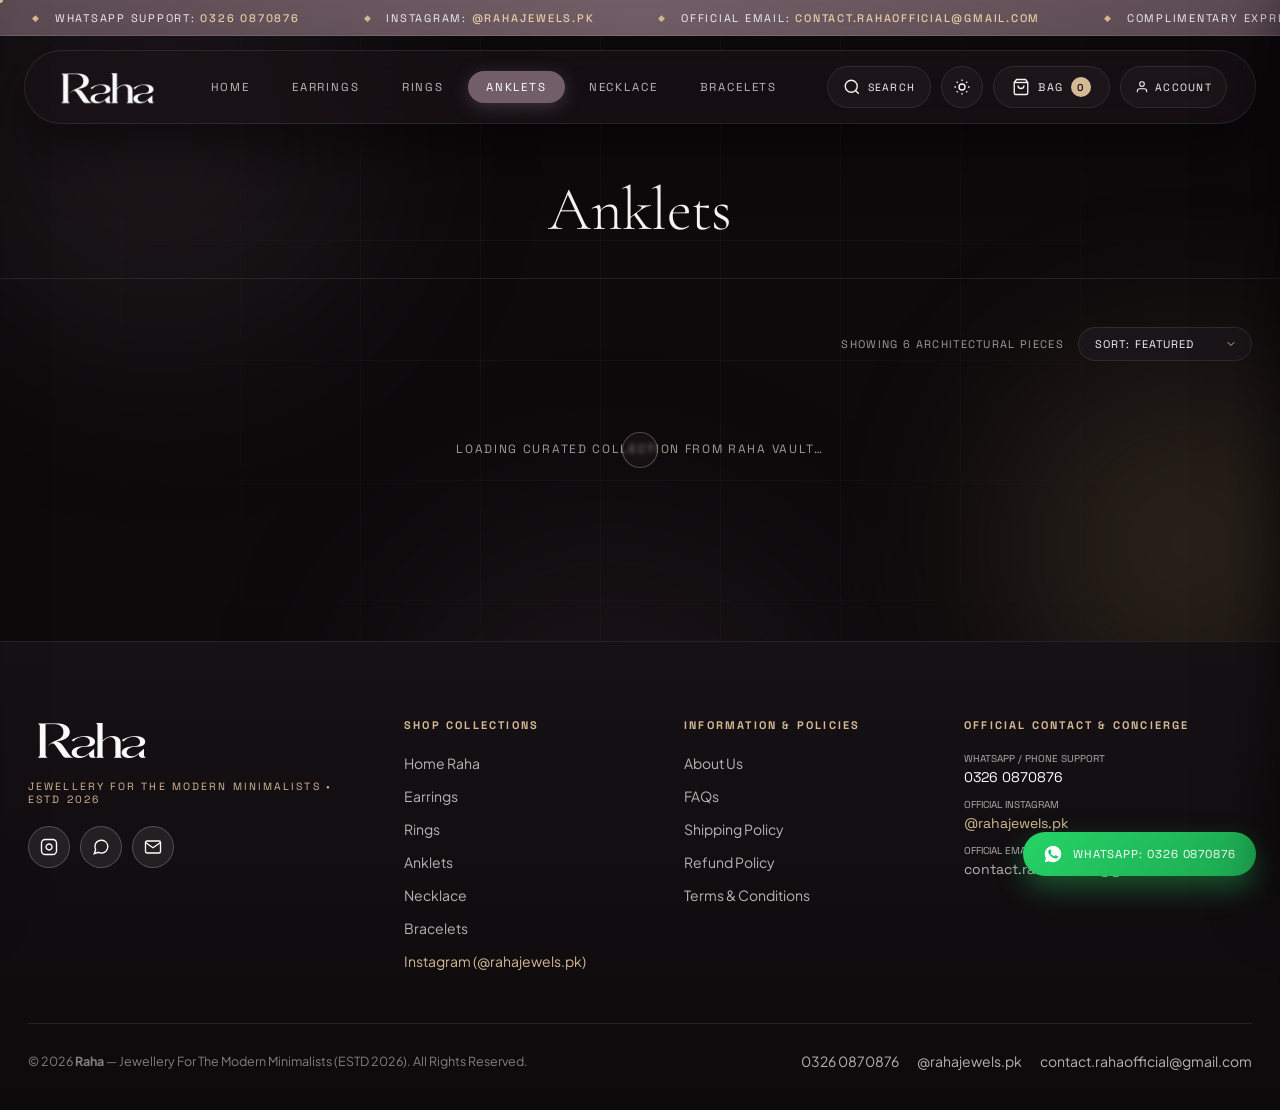
<file: anklets.html>
<!DOCTYPE html>
<html lang="en">
<head>
  <link rel="preconnect" href="https://zqlhbmyiyeyflcflicsv.supabase.co">
  <meta charset="UTF-8">
  <meta name="viewport" content="width=device-width, initial-scale=1.0">
  <!-- RAHA SEO & STRUCTURED DATA START -->
  <title>Anklets Online in Pakistan — Minimalist Gold & Pearl Payal Chains | Raha Jewels</title>
  <meta name="description" content="Shop modern anklets online in Pakistan at Raha Jewels. Explore delicate gold-plated chains and pearl anklets with Cash on Delivery nationwide.">
  <meta name="keywords" content="anklets Pakistan, gold anklets online Pakistan, minimalist payal Pakistan, pearl anklets, Raha Jewels anklets">
  <meta name="robots" content="index, follow, max-image-preview:large, max-snippet:-1">
  <meta name="author" content="Raha Jewels">
  <meta name="theme-color" content="#120c10">
  <meta name="geo.region" content="PK">
  <meta name="geo.placename" content="Pakistan">
  <link rel="canonical" href="https://rahajewels.pk/anklets.html">
  <meta property="og:type" content="website">
  <meta property="og:site_name" content="Raha Jewels">
  <meta property="og:locale" content="en_PK">
  <meta property="og:title" content="Anklets Online in Pakistan — Minimalist Gold & Pearl Payal Chains | Raha Jewels">
  <meta property="og:description" content="Shop modern anklets online in Pakistan at Raha Jewels. Explore delicate gold-plated chains and pearl anklets with Cash on Delivery nationwide.">
  <meta property="og:url" content="https://rahajewels.pk/anklets.html">
  <meta property="og:image" content="https://rahajewels.pk/Assets/Main%20Raha%20logo%20with%20slogan%20(The%20actual%20logo).webp">
  <meta property="og:image:alt" content="Raha Jewels — Jewellery For The Modern Minimalists">
  <meta name="twitter:card" content="summary_large_image">
  <meta name="twitter:title" content="Anklets Online in Pakistan — Minimalist Gold & Pearl Payal Chains | Raha Jewels">
  <meta name="twitter:description" content="Shop modern anklets online in Pakistan at Raha Jewels. Explore delicate gold-plated chains and pearl anklets with Cash on Delivery nationwide.">
  <meta name="twitter:image" content="https://rahajewels.pk/Assets/Main%20Raha%20logo%20with%20slogan%20(The%20actual%20logo).webp">
  <script type="application/ld+json">{"@context": "https://schema.org", "@type": "CollectionPage", "name": "Anklets Collection — Raha Jewels", "url": "https://rahajewels.pk/anklets.html", "description": "Curated minimalist anklets and delicate ankle chains in Pakistan by Raha Jewels."}</script>
  <script type="application/ld+json">{"@context": "https://schema.org", "@type": "BreadcrumbList", "itemListElement": [{"@type": "ListItem", "position": 1, "name": "Home", "item": "https://rahajewels.pk/"}, {"@type": "ListItem", "position": 2, "name": "Anklets", "item": "https://rahajewels.pk/anklets.html"}]}</script>
  <!-- RAHA SEO & STRUCTURED DATA END -->
  <link rel="icon" href="/favicon.ico" sizes="48x48">
  <link rel="icon" type="image/png" sizes="192x192" href="Assets/raha-favicon.png">
  <link rel="apple-touch-icon" sizes="192x192" href="Assets/raha-favicon.png">
  <link rel="preconnect" href="https://fonts.googleapis.com">
  <link rel="preconnect" href="https://fonts.gstatic.com" crossorigin>
  <link rel="stylesheet" href="https://fonts.googleapis.com/css2?family=Cormorant+Garamond:ital,wght@0,300;0,400;0,500;0,600;1,400&family=Plus+Jakarta+Sans:wght@300;400;500;600&family=Space+Grotesk:wght@300;400;500;600&display=swap">
  <link rel="stylesheet" href="Assets/css/raha-atelier.css?v=20261126_v77">
</head>
<body>
  <!-- Ambient Futuristic Background Shaders & Architectural Grid -->
  <div class="raha-ambient-canvas" aria-hidden="true">
    <div class="raha-ambient-orb raha-ambient-orb--1"></div>
    <div class="raha-ambient-orb raha-ambient-orb--2"></div>
    <div class="raha-ambient-orb raha-ambient-orb--3"></div>
  </div>
  <div class="raha-arch-grid" aria-hidden="true"></div>

  <!-- Custom Magnetic Luxury Cursor -->
  <div class="raha-cursor-dot" aria-hidden="true"></div>
  <div class="raha-cursor-ring" aria-hidden="true"></div>

  <!-- Top Kinetic Announcement Marquee -->
  <div class="raha-marquee" role="region" aria-label="Raha Announcements">
    <div class="raha-marquee__track">
      
      <span class="raha-marquee__item">
        <span class="raha-marquee__diamond">◆</span>
        <span>WhatsApp Support: <a href="https://wa.me/923260870876" target="_blank" rel="noopener">0326 0870876</a></span>
      </span>
      <span class="raha-marquee__item">
        <span class="raha-marquee__diamond">◆</span>
        <span>Instagram: <a href="https://www.instagram.com/rahajewels.pk?fqnt=eDl6ZzE3NjEwMXFl" target="_blank" rel="noopener">@rahajewels.pk</a></span>
      </span>
      <span class="raha-marquee__item">
        <span class="raha-marquee__diamond">◆</span>
        <span>Official Email: <a href="mailto:contact.rahaofficial@gmail.com">contact.rahaofficial@gmail.com</a></span>
      </span>
      <span class="raha-marquee__item">
        <span class="raha-marquee__diamond">◆</span>
        <span>Complimentary Express Delivery on Orders Above Rs 3,500 • 100% Waterproof &amp; Anti-Tarnish Gold Plated</span>
      </span>
      
      <span class="raha-marquee__item">
        <span class="raha-marquee__diamond">◆</span>
        <span>WhatsApp Support: <a href="https://wa.me/923260870876" target="_blank" rel="noopener">0326 0870876</a></span>
      </span>
      <span class="raha-marquee__item">
        <span class="raha-marquee__diamond">◆</span>
        <span>Instagram: <a href="https://www.instagram.com/rahajewels.pk?fqnt=eDl6ZzE3NjEwMXFl" target="_blank" rel="noopener">@rahajewels.pk</a></span>
      </span>
      <span class="raha-marquee__item">
        <span class="raha-marquee__diamond">◆</span>
        <span>Official Email: <a href="mailto:contact.rahaofficial@gmail.com">contact.rahaofficial@gmail.com</a></span>
      </span>
      <span class="raha-marquee__item">
        <span class="raha-marquee__diamond">◆</span>
        <span>Complimentary Express Delivery on Orders Above Rs 3,500 • 100% Waterproof &amp; Anti-Tarnish Gold Plated</span>
      </span>
    </div>
  </div>

  <!-- Pure Minimalist Floating Glassmorphic Capsule Header -->
  <header class="raha-header-wrap">
    <div class="raha-header">
      <div style="display:flex;align-items:center;gap:12px;">
        <button type="button" class="raha-icon-btn raha-mobile-toggle" data-open-mobile-menu aria-label="Open Navigation Menu">
          <svg viewBox="0 0 24 24" fill="none" stroke="currentColor" stroke-width="1.8">
            <line x1="3" y1="6" x2="21" y2="6"></line>
            <line x1="3" y1="12" x2="21" y2="12"></line>
            <line x1="3" y1="18" x2="15" y2="18"></line>
          </svg>
        </button>
        <a href="index.html" class="raha-logo-link" aria-label="Raha — Jewellery For The Modern Minimalists Home">
          <img src="Assets/Raha logo white with transparent background.webp" alt="Raha" class="raha-logo-img raha-logo-img--light" decoding="async">
          <img src="Assets/Raha logo black with transparent background.webp" alt="Raha" class="raha-logo-img raha-logo-img--dark" decoding="async">
        </a>
      </div>

      <nav aria-label="Primary Raha Navigation">
        <ul class="raha-nav">
          <li><a href="index.html" class="raha-nav__link">Home</a></li>
          <li><a href="earrings.html" class="raha-nav__link">Earrings</a></li>
          <li><a href="rings.html" class="raha-nav__link">Rings</a></li>
          <li><a href="anklets.html" class="raha-nav__link is-active">Anklets</a></li>
          <li><a href="necklace.html" class="raha-nav__link">Necklace</a></li>
          <li><a href="bracelets.html" class="raha-nav__link">Bracelets</a></li>
          
        </ul>
      </nav>

      <div class="raha-header__actions">
        <!-- Minimalist Spotlight Search Trigger -->
        <button type="button" class="raha-icon-btn" data-open-search aria-label="Search Raha Catalog &amp; SKUs" title="Search Pieces &amp; SKUs (Ctrl+K)" style="width:auto;padding:0 15px;border-radius:100px;gap:7px;font-family:var(--font-mono);font-size:10.5px;letter-spacing:0.12em;text-transform:uppercase;">
          <svg viewBox="0 0 24 24" fill="none" stroke="currentColor" stroke-width="1.8">
            <circle cx="11" cy="11" r="8"></circle>
            <line x1="21" y1="21" x2="16.65" y2="16.65"></line>
          </svg>
          <span>Search</span>
        </button>

        <button type="button" class="raha-icon-btn" data-theme-toggle aria-label="Toggle Theme Atmosphere" title="Switch Theme">
          <svg viewBox="0 0 24 24" fill="none" stroke="currentColor" stroke-width="1.8">
            <circle cx="12" cy="12" r="4"></circle>
            <path d="M12 2v2M12 20v2M4.93 4.93l1.41 1.41M17.66 17.66l1.41 1.41M2 12h2M20 12h2M6.34 17.66l-1.41 1.41M19.07 4.93l-1.41 1.41"></path>
          </svg>
        </button>

        <button type="button" class="raha-icon-btn raha-bag-btn" data-open-bag aria-label="Open Shopping Bag">
          <svg viewBox="0 0 24 24" fill="none" stroke="currentColor" stroke-width="1.8">
            <path d="M6 2L3 6v14a2 2 0 002 2h14a2 2 0 002-2V6l-3-4z"></path>
            <line x1="3" y1="6" x2="21" y2="6"></line>
            <path d="M16 10a4 4 0 01-8 0"></path>
          </svg>
          <span>Bag</span>
          <span class="raha-bag-count">0</span>
        </button>

        <!-- Customer Account / Auth Trigger -->
        <button type="button" class="raha-icon-btn raha-auth-btn" data-auth-trigger aria-label="Customer Account Login / Sign Up" style="width:auto;padding:0 14px;border-radius:100px;gap:6px;font-family:var(--font-mono);font-size:10.5px;letter-spacing:0.12em;text-transform:uppercase;">
          <svg viewBox="0 0 24 24" fill="none" stroke="currentColor" stroke-width="1.8" style="width:14px;height:14px;">
            <path d="M20 21v-2a4 4 0 0 0-4-4H8a4 4 0 0 0-4 4v2"></path>
            <circle cx="12" cy="7" r="4"></circle>
          </svg>
          <span class="raha-auth-label">Account</span>
        </button>
      </div>
    </div>
  </header>

  <main>
    <!-- CATEGORY ARCHITECTURAL HERO BANNER -->
    <section class="raha-cat-banner">
      <div class="raha-container">
        <h1 class="raha-hero__title" style="font-size:clamp(38px, 4.8vw, 68px);margin-bottom:0;">
          Anklets
        </h1>

        <!-- Quick Category Cross-Navigation Pills (Mobile Only) -->
        <div class="raha-mobile-cat-pills">
          <a href="earrings.html" class="raha-filter-btn " style="text-decoration:none;">Earrings</a>
          <a href="rings.html" class="raha-filter-btn " style="text-decoration:none;">Rings</a>
          <a href="anklets.html" class="raha-filter-btn is-active" style="text-decoration:none;">Anklets</a>
          <a href="necklace.html" class="raha-filter-btn " style="text-decoration:none;">Necklace</a>
          <a href="bracelets.html" class="raha-filter-btn " style="text-decoration:none;">Bracelets</a>
        </div>
      </div>
    </section>

    <!-- FILTER & SORT TOOLBAR + PRODUCT GRID -->
    <section class="raha-section" style="padding-top:24px;">
      <div class="raha-container">
        <div class="raha-cat-toolbar">
          <div style="display:flex;align-items:center;gap:14px;flex-wrap:wrap;">
            <span id="raha-cat-count" style="font-family:var(--font-mono);font-size:11px;letter-spacing:0.12em;text-transform:uppercase;color:var(--text-muted);">
              Showing 6 Architectural Pieces
            </span>
            <select id="raha-sort-select" class="raha-sort-dropdown" aria-label="Sort Collection">
              <option value="featured">Sort: Featured</option>
              <option value="price-asc">Price: Low to High</option>
              <option value="price-desc">Price: High to Low</option>
              <option value="rating-desc">Highest Rated</option>
            </select>
          </div>
        </div>

        <ul class="raha-product-grid" id="raha-category-grid">
          <li style="grid-column:1 / -1;text-align:center;padding:48px 20px;color:var(--text-muted);font-family:var(--font-mono);font-size:12px;letter-spacing:0.14em;text-transform:uppercase;">Loading curated collection from Raha Vault…</li>
        </ul>
      </div>
    </section>
  </main>

  <!-- Luxury Footer with Complete Official Raha Contact & Social Integration -->
  <footer class="raha-footer">
    <div class="raha-container">
      <div class="raha-footer__grid">
        <!-- Column 1: Official Raha Identity -->
        <div>
          <a href="index.html" style="display:inline-block;margin-bottom:16px;">
            <img src="Assets/Raha logo white with transparent background.webp" alt="Raha — Jewellery For The Modern Minimalists" style="height:42px;width:auto;" decoding="async">
          </a>
          <p style="font-family:var(--font-mono);font-size:10.5px;letter-spacing:0.2em;text-transform:uppercase;color:var(--raha-gold);margin-bottom:20px;">
            Jewellery For The Modern Minimalists • ESTD 2026
          </p>
          <!-- Footer Social Icon Bar -->
          <div style="display:flex;gap:10px;align-items:center;">
            <a href="https://www.instagram.com/rahajewels.pk?fqnt=eDl6ZzE3NjEwMXFl" target="_blank" rel="noopener" class="raha-icon-btn raha-footer-social-btn" aria-label="Instagram @rahajewels.pk" title="Instagram @rahajewels.pk">
              <svg viewBox="0 0 24 24" fill="none" stroke="currentColor" stroke-width="1.8">
                <rect x="2" y="2" width="20" height="20" rx="5" ry="5"></rect>
                <path d="M16 11.37A4 4 0 1112.63 8 4 4 0 0116 11.37z"></path>
                <line x1="17.5" y1="6.5" x2="17.51" y2="6.5"></line>
              </svg>
            </a>
            <a href="https://wa.me/923260870876" target="_blank" rel="noopener" class="raha-icon-btn raha-footer-social-btn" aria-label="WhatsApp 0326 0870876" title="WhatsApp 0326 0870876">
              <svg viewBox="0 0 24 24" fill="none" stroke="currentColor" stroke-width="1.8">
                <path d="M21 11.5a8.38 8.38 0 01-.9 3.8 8.5 8.5 0 01-7.6 4.7 8.38 8.38 0 01-3.8-.9L3 21l1.9-5.7a8.38 8.38 0 01-.9-3.8 8.5 8.5 0 014.7-7.6 8.38 8.38 0 013.8-.9h.5a8.48 8.48 0 018 8v.5z"></path>
              </svg>
            </a>
            <a href="mailto:contact.rahaofficial@gmail.com" class="raha-icon-btn raha-footer-social-btn" aria-label="Email contact.rahaofficial@gmail.com" title="Email contact.rahaofficial@gmail.com">
              <svg viewBox="0 0 24 24" fill="none" stroke="currentColor" stroke-width="1.8">
                <path d="M4 4h16c1.1 0 2 .9 2 2v12c0 1.1-.9 2-2 2H4c-1.1 0-2-.9-2-2V6c0-1.1.9-2 2-2z"></path>
                <polyline points="22,6 12,13 2,6"></polyline>
              </svg>
            </a>
          </div>
        </div>

        <!-- Column 2: Shop Collections Menu (Includes Instagram Link) -->
        <div>
          <h3 class="raha-footer__heading">Shop Collections</h3>
          <ul class="raha-footer__list">
            <li><a href="index.html" class="raha-footer__link">Home Raha</a></li>
            <li><a href="earrings.html" class="raha-footer__link">Earrings</a></li>
            <li><a href="rings.html" class="raha-footer__link">Rings</a></li>
            <li><a href="anklets.html" class="raha-footer__link">Anklets</a></li>
            <li><a href="necklace.html" class="raha-footer__link">Necklace</a></li>
            <li><a href="bracelets.html" class="raha-footer__link">Bracelets</a></li>
            <li><a href="https://www.instagram.com/rahajewels.pk?fqnt=eDl6ZzE3NjEwMXFl" target="_blank" rel="noopener" class="raha-footer__link" style="color:var(--raha-gold);">Instagram (@rahajewels.pk)</a></li>
          </ul>
        </div>

        <!-- Column 3: Information & Store Policies (Footer-Exclusive Navigation) -->
        <div>
          <h3 class="raha-footer__heading">Information &amp; Policies</h3>
          <ul class="raha-footer__list">
            <li><a href="about-us.html" class="raha-footer__link">About Us</a></li>
            <li><a href="faqs.html" class="raha-footer__link">FAQs</a></li>
            <li><a href="shipping-policy.html" class="raha-footer__link">Shipping Policy</a></li>
            <li><a href="refund-policy.html" class="raha-footer__link">Refund Policy</a></li>
            <li><a href="terms-and-conditions.html" class="raha-footer__link">Terms &amp; Conditions</a></li>
          </ul>
        </div>

        <!-- Column 4: Official Contact Concierge -->
        <div>
          <h3 class="raha-footer__heading">Official Contact &amp; Concierge</h3>
          <ul class="raha-footer__list">
            <li>
              <span style="display:block;font-family:var(--font-mono);font-size:10px;text-transform:uppercase;color:rgba(247,244,242,0.68);">WhatsApp / Phone Support</span>
              <a href="https://wa.me/923260870876" target="_blank" rel="noopener" class="raha-footer__link" style="font-family:var(--font-mono);color:#fff;">0326 0870876</a>
            </li>
            <li>
              <span style="display:block;font-family:var(--font-mono);font-size:10px;text-transform:uppercase;color:rgba(247,244,242,0.68);">Official Instagram</span>
              <a href="https://www.instagram.com/rahajewels.pk?fqnt=eDl6ZzE3NjEwMXFl" target="_blank" rel="noopener" class="raha-footer__link" style="font-family:var(--font-mono);color:var(--raha-gold);">@rahajewels.pk</a>
            </li>
            <li>
              <span style="display:block;font-family:var(--font-mono);font-size:10px;text-transform:uppercase;color:rgba(247,244,242,0.68);">Official Email</span>
              <a href="mailto:contact.rahaofficial@gmail.com" class="raha-footer__link" style="font-family:var(--font-mono);">contact.rahaofficial@gmail.com</a>
            </li>
          </ul>
        </div>
      </div>

      <div class="raha-footer__bottom">
        <div>&copy; 2026 <strong>Raha</strong> — Jewellery For The Modern Minimalists (ESTD 2026). All Rights Reserved.</div>
        <div style="display:flex;gap:18px;flex-wrap:wrap;">
          <a href="https://wa.me/923260870876" target="_blank" rel="noopener" class="raha-footer__link">0326 0870876</a>
          <a href="https://www.instagram.com/rahajewels.pk?fqnt=eDl6ZzE3NjEwMXFl" target="_blank" rel="noopener" class="raha-footer__link">@rahajewels.pk</a>
          <a href="mailto:contact.rahaofficial@gmail.com" class="raha-footer__link">contact.rahaofficial@gmail.com</a>
        </div>
      </div>
    </div>
  </footer>

  <!-- Shared Backdrop for Drawers, Spotlight Search & Quick-View Modal -->
  <div class="raha-backdrop" id="raha-backdrop"></div>

  <!-- Spotlight Command-Palette Search & Delivery Concierge Modal -->
  <div class="raha-spotlight-modal" id="raha-spotlight-modal" role="dialog" aria-modal="true" aria-label="Search Raha Catalog">
    <div class="raha-spotlight-box">
      <div class="raha-spotlight-bar">
        <select class="raha-spotlight-cat" id="raha-global-search-cat" aria-label="Filter by Department">
          <option value="all">All Archetypes</option>
          <option value="earrings">Earrings</option>
          <option value="rings">Rings</option>
          <option value="anklets">Anklets</option>
          <option value="necklace">Necklace</option>
          <option value="bracelets">Bracelets</option>
        </select>
        <input type="search"
               id="raha-global-search-input"
               class="raha-spotlight-input"
               placeholder="Search by piece name, finish, or SKU (e.g. hoops, herringbone, RAHA-EAR-01)..."
               autocomplete="off">
        <button type="button" class="raha-icon-btn" data-close-overlay aria-label="Close Search" style="width:34px;height:34px;">&times;</button>
      </div>
      <div style="padding:10px 22px;background:rgba(114,94,103,0.14);border-bottom:1px solid var(--border-subtle);display:flex;justify-content:space-between;align-items:center;flex-wrap:wrap;gap:8px;font-family:var(--font-mono);font-size:10.5px;">
        <span style="color:var(--text-secondary);">📍 Deliver to Pakistan: <strong style="color:var(--raha-gold);cursor:pointer;" data-deliver-toggle data-deliver-city>Karachi • Express 24h</strong> (Click city to switch)</span>
        <span style="color:var(--text-muted);">Free Express Delivery Above Rs 3,500</span>
      </div>
      <div class="raha-spotlight-results" id="raha-global-search-results"></div>
    </div>
  </div>

  <!-- Left Slide-Out Mobile Menu Drawer -->
  <aside class="raha-drawer raha-drawer--left" id="raha-mobile-drawer" aria-label="Mobile Navigation Drawer">
    <div class="raha-drawer__head">
      <a href="index.html" class="raha-logo-link">
        <img src="Assets/Raha logo white with transparent background.webp" alt="Raha" class="raha-logo-img raha-logo-img--light" style="height:30px;" decoding="async">
        <img src="Assets/Raha logo black with transparent background.webp" alt="Raha" class="raha-logo-img raha-logo-img--dark" style="height:30px;" decoding="async">
      </a>
      <button type="button" class="raha-icon-btn" data-close-overlay aria-label="Close Menu">&times;</button>
    </div>
    <div class="raha-drawer__body">
      <div style="margin-bottom:24px;">
        <a href="index.html" style="display:flex;justify-content:space-between;align-items:center;padding:14px 0;border-bottom:1px solid var(--border-subtle);text-decoration:none;font-family:var(--font-serif);font-size:22px;color:var(--text-primary);"><span>Home</span><span style="font-family:var(--font-mono);font-size:12px;color:var(--raha-gold);">→</span></a>
<a href="earrings.html" style="display:flex;justify-content:space-between;align-items:center;padding:14px 0;border-bottom:1px solid var(--border-subtle);text-decoration:none;font-family:var(--font-serif);font-size:22px;color:var(--text-primary);"><span>Earrings</span><span style="font-family:var(--font-mono);font-size:12px;color:var(--raha-gold);">→</span></a>
<a href="rings.html" style="display:flex;justify-content:space-between;align-items:center;padding:14px 0;border-bottom:1px solid var(--border-subtle);text-decoration:none;font-family:var(--font-serif);font-size:22px;color:var(--text-primary);"><span>Rings</span><span style="font-family:var(--font-mono);font-size:12px;color:var(--raha-gold);">→</span></a>
<a href="anklets.html" style="display:flex;justify-content:space-between;align-items:center;padding:14px 0;border-bottom:1px solid var(--border-subtle);text-decoration:none;font-family:var(--font-serif);font-size:22px;color:var(--raha-gold);font-weight:600;"><span>Anklets</span><span style="font-family:var(--font-mono);font-size:12px;color:var(--raha-gold);">→</span></a>
<a href="necklace.html" style="display:flex;justify-content:space-between;align-items:center;padding:14px 0;border-bottom:1px solid var(--border-subtle);text-decoration:none;font-family:var(--font-serif);font-size:22px;color:var(--text-primary);"><span>Necklace</span><span style="font-family:var(--font-mono);font-size:12px;color:var(--raha-gold);">→</span></a>
<a href="bracelets.html" style="display:flex;justify-content:space-between;align-items:center;padding:14px 0;border-bottom:1px solid var(--border-subtle);text-decoration:none;font-family:var(--font-serif);font-size:22px;color:var(--text-primary);"><span>Bracelets</span><span style="font-family:var(--font-mono);font-size:12px;color:var(--raha-gold);">→</span></a>

      </div>
      <div style="padding:18px;border-radius:18px;border:1px solid var(--border-subtle);background:var(--bg-card);">
        <div style="font-family:var(--font-mono);font-size:10px;letter-spacing:0.18em;text-transform:uppercase;color:var(--raha-gold);margin-bottom:20px;">
          Official Raha Concierge
        </div>
        <p style="margin-bottom:10px;font-size:13px;">
          <a href="https://wa.me/923260870876" target="_blank" rel="noopener" style="color:var(--text-primary);text-decoration:none;">WhatsApp: <strong>0326 0870876</strong></a>
        </p>
        <p style="margin-bottom:10px;font-size:13px;">
          <a href="https://www.instagram.com/rahajewels.pk?fqnt=eDl6ZzE3NjEwMXFl" target="_blank" rel="noopener" style="color:var(--raha-gold);text-decoration:none;">Instagram: <strong>@rahajewels.pk</strong></a>
        </p>
        <p style="font-size:13px;">
          <a href="mailto:contact.rahaofficial@gmail.com" style="color:var(--text-secondary);text-decoration:none;">contact.rahaofficial@gmail.com</a>
        </p>
      </div>
    </div>
  </aside>

  <!-- Right Slide-Out Shopping Bag Drawer -->
  <aside class="raha-drawer" id="raha-bag-drawer" aria-label="Raha Shopping Bag">
    <div class="raha-drawer__head">
      <h2 class="raha-drawer__title">Your Raha Bag</h2>
      <button type="button" class="raha-icon-btn" data-close-overlay aria-label="Close Bag">&times;</button>
    </div>
    <div class="raha-fsb">
      <div class="raha-fsb__text" id="raha-fsb-text">Enjoy <strong style="color:var(--raha-gold);">Free Express Delivery</strong> on orders above Rs 3,500</div>
      <div class="raha-fsb__bar">
        <div class="raha-fsb__fill" id="raha-fsb-fill" style="width:0%;"></div>
      </div>
    </div>
    <div class="raha-drawer__body" id="raha-bag-items"></div>
    <div class="raha-drawer__foot">
      <div style="display:flex;justify-content:space-between;align-items:center;margin-bottom:14px;">
        <span style="font-family:var(--font-mono);font-size:11px;letter-spacing:0.15em;text-transform:uppercase;color:var(--text-secondary);">Estimated Subtotal</span>
        <span style="font-family:var(--font-mono);font-size:18px;font-weight:600;color:var(--raha-gold);" id="raha-bag-subtotal">Rs 0</span>
      </div>
      <button type="button" class="raha-btn raha-btn--primary" id="raha-cod-checkout-btn" style="width:100%;padding:14px 20px;">
        <span>Checkout</span>
      </button>
    </div>
  </aside>

  <!-- Cash on Delivery (COD) Customer Address & Details Modal -->
  <div class="raha-cod-modal" id="raha-cod-modal" role="dialog" aria-modal="true" aria-labelledby="raha-cod-modal-title">
    <div class="raha-cod-modal__box">
      <div class="raha-cod-modal__head">
        <div>
          <div style="font-family:var(--font-mono);font-size:10px;letter-spacing:0.18em;text-transform:uppercase;color:var(--raha-gold);margin-bottom:4px;">Pakistan Express Dispatch • Pay at Doorstep</div>
          <h3 style="font-family:var(--font-serif);font-size:28px;font-weight:400;color:var(--text-primary);" id="raha-cod-modal-title">Cash on Delivery Checkout</h3>
        </div>
        <button type="button" class="raha-icon-btn" data-close-overlay aria-label="Close Cash on Delivery Modal">&times;</button>
      </div>

      <!-- Step 1: Address, Phone No, Name & Email Form + Live Order Summary -->
      <div id="raha-cod-form-view" class="raha-cod-modal__grid">
        <form id="raha-cod-form" novalidate>
          <div class="raha-cod-error" id="raha-cod-error">
            Please enter your Full Name, Phone Number, Email Address, and Complete Delivery Address to confirm your Cash on Delivery order.
          </div>

          <div class="raha-cod-field-row">
            <div class="raha-cod-field">
              <label class="raha-cod-label" for="cod-input-name">Full Name <span>*</span></label>
              <input type="text" id="cod-input-name" class="raha-cod-input" placeholder="e.g. Ayesha Khan" required autocomplete="name">
            </div>
            <div class="raha-cod-field">
              <label class="raha-cod-label" for="cod-input-phone">Phone / WhatsApp No. <span>*</span></label>
              <input type="tel" id="cod-input-phone" class="raha-cod-input" placeholder="e.g. +92 300 1234567" required autocomplete="tel">
            </div>
          </div>

          <div class="raha-cod-field-row">
            <div class="raha-cod-field">
              <label class="raha-cod-label" for="cod-input-email">Email Address <span>*</span></label>
              <input type="email" id="cod-input-email" class="raha-cod-input" placeholder="e.g. ayesha@example.com" required autocomplete="email">
            </div>
            <div class="raha-cod-field">
              <label class="raha-cod-label" for="cod-input-city">Delivery City <span>*</span></label>
              <select id="cod-input-city" class="raha-cod-input" required autocomplete="address-level2" style="background:#171215;color:var(--text-primary);cursor:pointer;">
                <option value="" disabled selected>Select Your City...</option>
                <option value="Karachi">Karachi</option>
                <option value="Lahore">Lahore</option>
                <option value="Islamabad">Islamabad</option>
                <option value="Rawalpindi">Rawalpindi</option>
                <option value="Faisalabad">Faisalabad</option>
                <option value="Multan">Multan</option>
                <option value="Peshawar">Peshawar</option>
                <option value="Quetta">Quetta</option>
                <option value="Sialkot">Sialkot</option>
                <option value="Gujranwala">Gujranwala</option>
                <option value="Hyderabad">Hyderabad</option>
                <option value="Abbottabad">Abbottabad</option>
                <option value="Bahawalpur">Bahawalpur</option>
                <option value="Sargodha">Sargodha</option>
                <option value="Sukkur">Sukkur</option>
                <option value="Larkana">Larkana</option>
                <option value="Wah Cantt">Wah Cantt</option>
                <option value="Taxila">Taxila</option>
                <option value="Jhelum">Jhelum</option>
                <option value="Gujrat">Gujrat</option>
                <option value="Sahiwal">Sahiwal</option>
                <option value="Mardan">Mardan</option>
                <option value="Kasur">Kasur</option>
                <option value="Rahim Yar Khan">Rahim Yar Khan</option>
                <option value="Dera Ghazi Khan">Dera Ghazi Khan</option>
                <option value="Sheikhupura">Sheikhupura</option>
                <option value="Muzaffarabad">Muzaffarabad (AJK)</option>
                <option value="Mirpur">Mirpur (AJK)</option>
                <option value="Gilgit">Gilgit</option>
                <option value="Other City">Other City (Nationwide)</option>
              </select>
              <input type="text" id="cod-input-city-other" class="raha-cod-input" placeholder="Type your city name..." style="display:none;margin-top:8px;">
            </div>
          </div>

          <div class="raha-cod-field">
            <label class="raha-cod-label" for="cod-input-address">Complete Street Delivery Address <span>*</span></label>
            <textarea id="cod-input-address" class="raha-cod-textarea" placeholder="House / Flat No., Street Name, Block / Phase / Sector, Area &amp; Nearest Landmark" required autocomplete="street-address"></textarea>
          </div>

          <div class="raha-cod-field">
            <label class="raha-cod-label" for="cod-input-notes">Delivery Note / Keepsake Gift Message (Optional)</label>
            <input type="text" id="cod-input-notes" class="raha-cod-input" placeholder="Optional instructions for rider or complimentary gift card note">
          </div>

          <div class="raha-cod-field" style="margin-top:4px;margin-bottom:6px;">
            <label class="raha-cod-label" style="margin-bottom:8px;">Select Payment Method <span>*</span></label>
            <div style="display:grid;grid-template-columns:1fr 1fr;gap:10px;" id="raha-payment-methods-grid">
              <label class="raha-payment-option is-selected" id="pay-opt-cod" style="cursor:pointer;display:flex;align-items:flex-start;gap:10px;padding:12px 14px;border-radius:12px;background:rgba(214,183,138,0.08);border:1.5px solid var(--raha-gold);transition:all 0.2s ease;">
                <input type="radio" name="raha-payment-mode" value="cod" checked style="accent-color:var(--raha-gold);margin-top:2px;cursor:pointer;">
                <div>
                  <div style="font-family:var(--font-mono);font-size:12px;font-weight:600;color:var(--text-primary);letter-spacing:0.04em;">📦 Cash on Delivery</div>
                  <div style="font-size:10.5px;color:var(--text-secondary);margin-top:2px;line-height:1.4;">Pay in cash upon doorstep delivery</div>
                </div>
              </label>
              <label class="raha-payment-option" id="pay-opt-online" style="cursor:pointer;display:flex;align-items:flex-start;gap:10px;padding:12px 14px;border-radius:12px;background:rgba(100,181,246,0.04);border:1px solid rgba(100,181,246,0.25);transition:all 0.2s ease;">
                <input type="radio" name="raha-payment-mode" value="online" style="accent-color:#64b5f6;margin-top:2px;cursor:pointer;">
                <div>
                  <div style="font-family:var(--font-mono);font-size:12px;font-weight:600;color:#64b5f6;letter-spacing:0.04em;">💳 Online Payment</div>
                  <div style="font-size:10.5px;color:var(--text-secondary);margin-top:2px;line-height:1.4;">Bank Transfer / Raast via WhatsApp</div>
                </div>
              </label>
            </div>
          </div>

          <button type="submit" class="raha-btn raha-btn--primary" id="raha-cod-submit-btn" style="width:100%;padding:15px 22px;margin-top:6px;">
            <span id="raha-cod-submit-label">Confirm Cash on Delivery Order</span>
          </button>
        </form>

        <div class="raha-cod-summary-box">
          <div>
            <div style="font-family:var(--font-mono);font-size:10.5px;letter-spacing:0.15em;text-transform:uppercase;color:var(--raha-gold);margin-bottom:20px;">
              Your Raha Order Summary
            </div>
            <div class="raha-cod-items-list" id="raha-cod-items-list"></div>
          </div>

          <div style="padding-top:14px;border-top:1px solid var(--border-subtle);display:flex;flex-direction:column;gap:8px;font-family:var(--font-mono);font-size:12px;">
            <div style="display:flex;justify-content:space-between;color:var(--text-secondary);">
              <span>Items Subtotal</span>
              <span id="raha-cod-subtotal">Rs 0</span>
            </div>
            <div style="display:flex;justify-content:space-between;color:var(--text-secondary);">
              <span>Express COD Shipping</span>
              <span id="raha-cod-shipping" style="color:var(--raha-gold);">FREE</span>
            </div>
            <div style="display:flex;justify-content:space-between;font-size:16px;font-weight:600;color:var(--text-primary);padding-top:8px;border-top:1px solid var(--border-subtle);">
              <span>Total COD Payable</span>
              <span id="raha-cod-total" style="color:var(--raha-gold);">Rs 0</span>
            </div>

          </div>
        </div>
      </div>

      <!-- Step 2: Confirmed Order Receipt View -->
      <div id="raha-cod-receipt-view" class="raha-cod-receipt" style="display:none;"></div>
    </div>
  </div>

  <!-- Customer Authentication (Login / Sign Up) Modal -->
  <div class="raha-modal" id="raha-auth-modal" role="dialog" aria-modal="true" aria-labelledby="raha-auth-modal-title">
    <div class="raha-modal__box" style="grid-template-columns:1fr;max-width:480px;padding:32px 28px;">
      <div style="display:flex;justify-content:space-between;align-items:center;margin-bottom:14px;">
        <span style="font-family:var(--font-mono);font-size:10px;letter-spacing:0.18em;text-transform:uppercase;color:var(--raha-gold);" id="raha-auth-modal-title">Raha Membership</span>
        <button type="button" class="raha-icon-btn" data-close-overlay aria-label="Close Authentication Modal">&times;</button>
      </div>

      <!-- Logged-in Profile View (when active user exists) -->
      <div id="auth-logged-in-view" style="display:none;text-align:center;padding:12px 0;">
        <div style="width:52px;height:52px;border-radius:50%;background:rgba(214,183,138,0.15);border:1px solid var(--raha-gold);display:flex;align-items:center;justify-content:center;margin:0 auto 12px;color:var(--raha-gold);font-size:22px;">👤</div>
        <h3 style="font-family:var(--font-serif);font-size:26px;font-weight:400;margin-bottom:4px;" id="auth-user-display-name">Welcome Back</h3>
        <p style="font-family:var(--font-mono);font-size:12px;color:var(--text-muted);margin-bottom:20px;" id="auth-user-display-email">customer@example.com</p>
        
        <div style="display:flex;flex-direction:column;gap:10px;">
          <button type="button" class="raha-btn raha-btn--primary" id="auth-go-to-checkout-btn" style="width:100%;padding:13px 20px;">
            <span>Proceed to Checkout</span>
          </button>
          <button type="button" class="raha-btn raha-btn--glass" id="auth-logout-btn" style="width:100%;padding:11px 20px;color:#e57373;">
            <span>Sign Out of Account</span>
          </button>
        </div>
      </div>

      <!-- Auth Form View (Tabs: Sign In vs Sign Up) -->
      <div id="auth-forms-view">
        <div id="auth-modal-banner" style="display:none;padding:10px 14px;border-radius:12px;background:rgba(214,183,138,0.14);border:1px solid var(--raha-gold);color:var(--raha-gold-light);font-size:12px;margin-bottom:14px;line-height:1.45;">
          🔒 <strong>Account Required</strong>: Please sign in or create an account to complete your Cash on Delivery order.
        </div>

        <div style="display:flex;border-bottom:1px solid var(--border-subtle);margin-bottom:18px;">
          <button type="button" class="raha-filter-pill is-active" id="auth-tab-signin" style="flex:1;border-radius:0;border:none;border-bottom:2px solid var(--raha-gold);padding:10px;background:none;color:var(--raha-gold);">Sign In</button>
          <button type="button" class="raha-filter-pill" id="auth-tab-signup" style="flex:1;border-radius:0;border:none;border-bottom:2px solid transparent;padding:10px;background:none;color:var(--text-secondary);">Create Account</button>
        </div>

        <div id="auth-error-box" style="display:none;padding:10px 14px;border-radius:12px;background:rgba(229,115,115,0.14);border:1px solid rgba(229,115,115,0.4);color:#ffcdd2;font-size:12px;margin-bottom:14px;"></div>

        <!-- Sign In Form -->
        <form id="raha-signin-form">
          <div class="raha-cod-field">
            <label class="raha-cod-label" for="signin-email">Email Address</label>
            <input type="email" id="signin-email" class="raha-cod-input" placeholder="e.g. ayesha@example.com" required autocomplete="email">
          </div>
          <div class="raha-cod-field">
            <label class="raha-cod-label" for="signin-password">Password</label>
            <input type="password" id="signin-password" class="raha-cod-input" placeholder="••••••••" required autocomplete="current-password">
          </div>
          <button type="submit" class="raha-btn raha-btn--primary" id="signin-submit-btn" style="width:100%;padding:14px;margin-top:6px;">
            <span>Sign In to Account</span>
          </button>
        </form>

        <!-- Sign Up Form -->
        <form id="raha-signup-form" style="display:none;">
          <div class="raha-cod-field">
            <label class="raha-cod-label" for="signup-name">Full Name</label>
            <input type="text" id="signup-name" class="raha-cod-input" placeholder="e.g. Ayesha Khan" required autocomplete="name">
          </div>
          <div class="raha-cod-field">
            <label class="raha-cod-label" for="signup-email">Email Address</label>
            <input type="email" id="signup-email" class="raha-cod-input" placeholder="e.g. ayesha@example.com" required autocomplete="email">
          </div>
          <div class="raha-cod-field">
            <label class="raha-cod-label" for="signup-password">Create Password</label>
            <input type="password" id="signup-password" class="raha-cod-input" placeholder="At least 6 characters..." required autocomplete="new-password">
          </div>
          <button type="submit" class="raha-btn raha-btn--primary" id="signup-submit-btn" style="width:100%;padding:14px;margin-top:6px;">
            <span>Create My Raha Account</span>
          </button>
        </form>
      </div>
    </div>
  </div>

  <!-- 360° Quick-View Inspection Modal -->
  <div class="raha-modal" id="raha-quickview-modal" role="dialog" aria-modal="true" aria-labelledby="raha-qv-title">
    <div class="raha-modal__box">
      <div style="background:#181316;position:relative;min-height:340px;">
        <img src="Assets/Main Raha logo with slogan (The actual logo).webp" alt="Quick View Piece" id="raha-qv-img" style="width:100%;height:100%;object-fit:cover;display:block;" decoding="async">
      </div>
      <div style="padding:32px;display:flex;flex-direction:column;justify-content:space-between;">
        <div>
          <div style="display:flex;justify-content:space-between;align-items:center;margin-bottom:12px;">
            <span style="font-family:var(--font-mono);font-size:10.5px;letter-spacing:0.16em;text-transform:uppercase;color:var(--raha-gold);" id="raha-qv-cat">Raha Edition</span>
            <button type="button" class="raha-icon-btn" data-close-overlay aria-label="Close Quick View">&times;</button>
          </div>
          <h3 style="font-family:var(--font-serif);font-size:30px;font-weight:400;margin-bottom:12px;" id="raha-qv-title">Raha Signature Piece</h3>
          <div style="display:flex;align-items:baseline;gap:12px;margin-bottom:18px;">
            <span style="font-family:var(--font-mono);font-size:20px;color:var(--raha-gold);" id="raha-qv-price">Rs 2,450</span>
            <span style="font-family:var(--font-mono);font-size:14px;color:var(--text-muted);text-decoration:line-through;" id="raha-qv-compare">Rs 3,200</span>
          </div>
          <p style="font-size:13.5px;line-height:1.7;color:var(--text-secondary);margin-bottom:18px;">
            Precision-crafted with surgical 316L stainless steel &amp; gold-plated finish. 100% waterproof, anti-tarnish, and delivered in our signature mauve Raha keepsake box.
          </p>
          <div style="margin-bottom:22px;">
            <div style="font-family:var(--font-mono);font-size:10px;letter-spacing:0.15em;text-transform:uppercase;color:var(--text-muted);margin-bottom:8px;">Switch Inspection Angle</div>
            <div id="raha-qv-thumbs" style="display:flex;gap:8px;flex-wrap:wrap;"></div>
          </div>
        </div>
        <button type="button" class="raha-btn raha-btn--primary" id="raha-qv-add" style="width:100%;">
          <span>Add to Raha Bag</span>
        </button>
      </div>
    </div>
  </div>

  <!-- Floating Bottom-Right WhatsApp Chat Widget -->
  <a href="https://wa.me/923260870876?text=Hi%20Raha%20Jewel%20Studio!%20I%20would%20like%20assistance%20with%20an%20order."
     target="_blank"
     rel="noopener"
     class="twz-whatsapp-float"
     aria-label="WhatsApp Support 0326 0870876"
     style="color:#fff;text-decoration:none;font-family:var(--font-mono);font-size:11.5px;letter-spacing:0.08em;box-shadow:0 12px 28px rgba(37,211,102,0.35);">
    <svg viewBox="0 0 24 24" width="18" height="18" fill="currentColor">
      <path d="M12.04 2C6.58 2 2.13 6.45 2.13 11.91c0 1.75.46 3.45 1.32 4.95L2.05 22l5.25-1.38c1.45.79 3.08 1.21 4.74 1.21 5.46 0 9.91-4.45 9.91-9.91C21.95 6.45 17.5 2 12.04 2zm5.82 14.01c-.24.68-1.41 1.3-1.95 1.38-.5.08-1.13.11-1.83-.11-.42-.13-.97-.31-1.66-.61-2.92-1.26-4.82-4.21-4.97-4.41-.15-.2-1.19-1.58-1.19-3.01 0-1.43.75-2.13 1.02-2.42.27-.29.59-.36.79-.36.2 0 .4 0 .57.01.18.01.43-.07.67.51.24.58.82 2.01.89 2.16.07.15.12.32.02.52-.1.2-.15.32-.3.49-.15.17-.31.38-.44.51-.15.15-.3.31-.13.6.17.29.76 1.25 1.63 2.02 1.12.99 2.06 1.3 2.35 1.45.29.15.46.13.63-.07.17-.2.73-.85.92-1.14.2-.29.39-.24.66-.15.27.1 1.71.81 2 .95.29.15.49.22.56.34.07.12.07.7-.17 1.38z"/>
    </svg>
    <span>WhatsApp: 0326 0870876</span>
  </a>

  <script src="Assets/js/supabase.min.js"></script>
  <script src="Assets/js/raha-supabase.js?v=20261125_v78"></script>
  <script src="Assets/js/replica-enhancements.js?v=20261125_v78"></script>
</body>
</html>
</file>
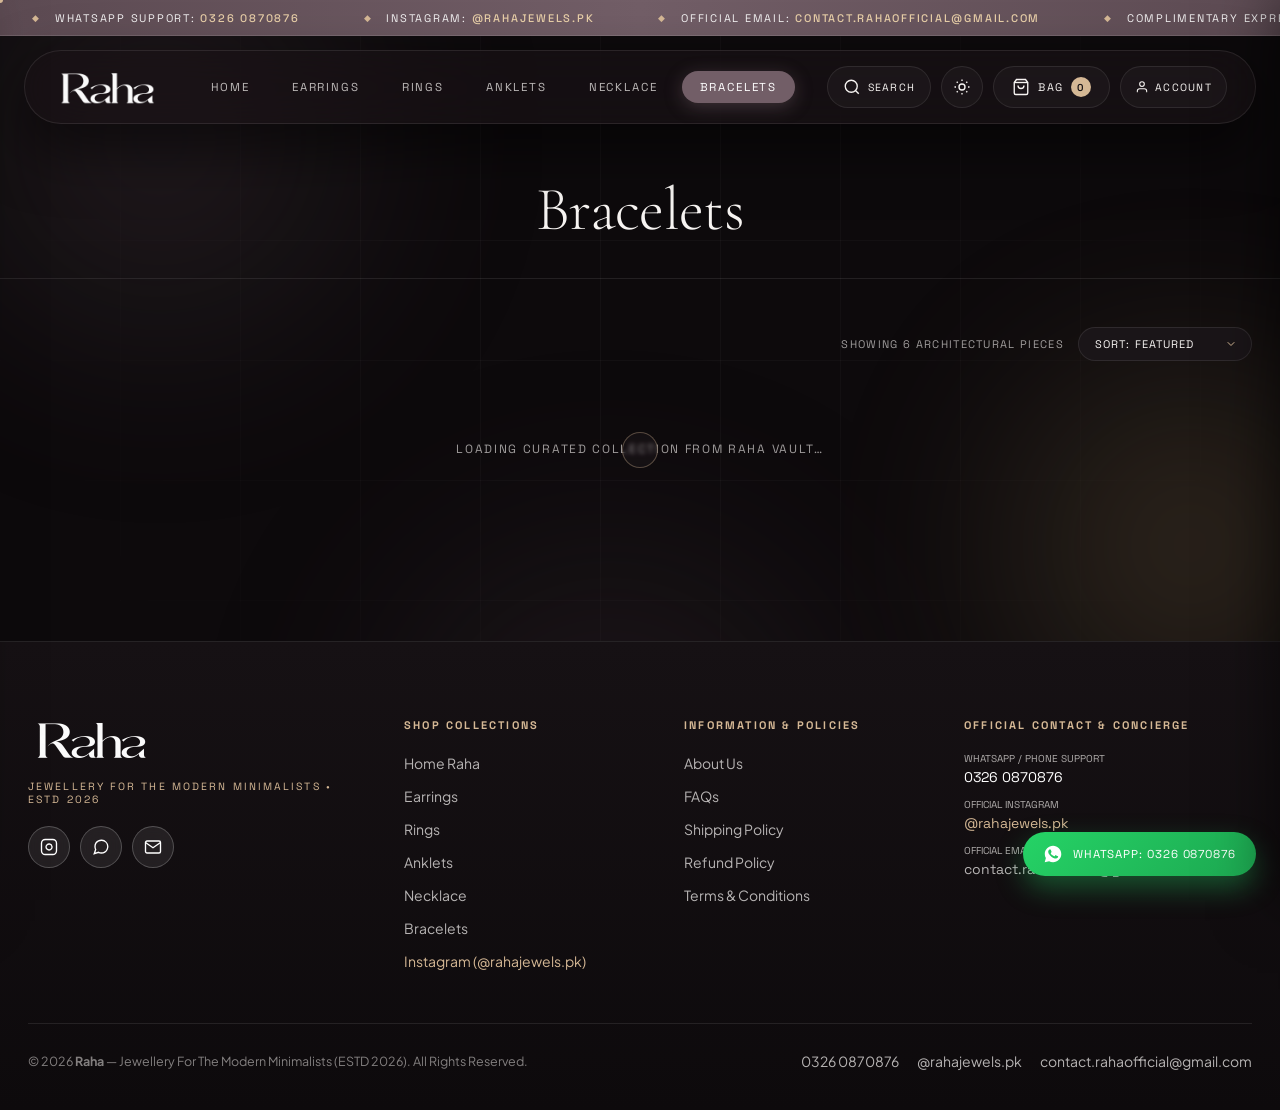
<file: bracelets.html>
<!DOCTYPE html>
<html lang="en">
<head>
  <link rel="preconnect" href="https://zqlhbmyiyeyflcflicsv.supabase.co">
  <meta charset="UTF-8">
  <meta name="viewport" content="width=device-width, initial-scale=1.0">
  <!-- RAHA SEO & STRUCTURED DATA START -->
  <title>Bracelets Online in Pakistan — Gold Cuffs, Bangles & Chain Bracelets | Raha Jewels</title>
  <meta name="description" content="Shop modern bracelets online in Pakistan at Raha Jewels. Discover sculpted cuffs, pearl bracelets, twisted chains, and minimalist wristwear with nationwide delivery across Pakistan.">
  <meta name="keywords" content="bracelets Pakistan, gold bracelets online Pakistan, cuff bracelets Pakistan, minimalist bracelets, chain bracelets Karachi Lahore Islamabad, Raha Jewels bracelets">
  <meta name="robots" content="index, follow, max-image-preview:large, max-snippet:-1">
  <meta name="author" content="Raha Jewels">
  <meta name="theme-color" content="#120c10">
  <meta name="geo.region" content="PK">
  <meta name="geo.placename" content="Pakistan">
  <link rel="canonical" href="https://rahajewels.pk/bracelets.html">
  <meta property="og:type" content="website">
  <meta property="og:site_name" content="Raha Jewels">
  <meta property="og:locale" content="en_PK">
  <meta property="og:title" content="Bracelets Online in Pakistan — Gold Cuffs, Bangles & Chain Bracelets | Raha Jewels">
  <meta property="og:description" content="Shop modern bracelets online in Pakistan at Raha Jewels. Discover sculpted cuffs, pearl bracelets, twisted chains, and minimalist wristwear with nationwide delivery across Pakistan.">
  <meta property="og:url" content="https://rahajewels.pk/bracelets.html">
  <meta property="og:image" content="https://rahajewels.pk/Assets/Main%20Raha%20logo%20with%20slogan%20(The%20actual%20logo).webp">
  <meta property="og:image:alt" content="Raha Jewels — Jewellery For The Modern Minimalists">
  <meta name="twitter:card" content="summary_large_image">
  <meta name="twitter:title" content="Bracelets Online in Pakistan — Gold Cuffs, Bangles & Chain Bracelets | Raha Jewels">
  <meta name="twitter:description" content="Shop modern bracelets online in Pakistan at Raha Jewels. Discover sculpted cuffs, pearl bracelets, twisted chains, and minimalist wristwear with nationwide delivery across Pakistan.">
  <meta name="twitter:image" content="https://rahajewels.pk/Assets/Main%20Raha%20logo%20with%20slogan%20(The%20actual%20logo).webp">
  <script type="application/ld+json">{"@context": "https://schema.org", "@type": "CollectionPage", "name": "Bracelets Collection — Raha Jewels", "url": "https://rahajewels.pk/bracelets.html", "description": "Curated minimalist bracelets, cuffs, and wristwear in Pakistan by Raha Jewels."}</script>
  <script type="application/ld+json">{"@context": "https://schema.org", "@type": "BreadcrumbList", "itemListElement": [{"@type": "ListItem", "position": 1, "name": "Home", "item": "https://rahajewels.pk/"}, {"@type": "ListItem", "position": 2, "name": "Bracelets", "item": "https://rahajewels.pk/bracelets.html"}]}</script>
  <!-- RAHA SEO & STRUCTURED DATA END -->
  <link rel="icon" href="/favicon.ico" sizes="48x48">
  <link rel="icon" type="image/png" sizes="192x192" href="Assets/raha-favicon.png">
  <link rel="apple-touch-icon" sizes="192x192" href="Assets/raha-favicon.png">
  <link rel="preconnect" href="https://fonts.googleapis.com">
  <link rel="preconnect" href="https://fonts.gstatic.com" crossorigin>
  <link rel="stylesheet" href="https://fonts.googleapis.com/css2?family=Cormorant+Garamond:ital,wght@0,300;0,400;0,500;0,600;1,400&family=Plus+Jakarta+Sans:wght@300;400;500;600&family=Space+Grotesk:wght@300;400;500;600&display=swap">
  <link rel="stylesheet" href="Assets/css/raha-atelier.css?v=20261126_v77">
</head>
<body>
  <!-- Ambient Futuristic Background Shaders & Architectural Grid -->
  <div class="raha-ambient-canvas" aria-hidden="true">
    <div class="raha-ambient-orb raha-ambient-orb--1"></div>
    <div class="raha-ambient-orb raha-ambient-orb--2"></div>
    <div class="raha-ambient-orb raha-ambient-orb--3"></div>
  </div>
  <div class="raha-arch-grid" aria-hidden="true"></div>

  <!-- Custom Magnetic Luxury Cursor -->
  <div class="raha-cursor-dot" aria-hidden="true"></div>
  <div class="raha-cursor-ring" aria-hidden="true"></div>

  <!-- Top Kinetic Announcement Marquee -->
  <div class="raha-marquee" role="region" aria-label="Raha Announcements">
    <div class="raha-marquee__track">
      
      <span class="raha-marquee__item">
        <span class="raha-marquee__diamond">◆</span>
        <span>WhatsApp Support: <a href="https://wa.me/923260870876" target="_blank" rel="noopener">0326 0870876</a></span>
      </span>
      <span class="raha-marquee__item">
        <span class="raha-marquee__diamond">◆</span>
        <span>Instagram: <a href="https://www.instagram.com/rahajewels.pk?fqnt=eDl6ZzE3NjEwMXFl" target="_blank" rel="noopener">@rahajewels.pk</a></span>
      </span>
      <span class="raha-marquee__item">
        <span class="raha-marquee__diamond">◆</span>
        <span>Official Email: <a href="mailto:contact.rahaofficial@gmail.com">contact.rahaofficial@gmail.com</a></span>
      </span>
      <span class="raha-marquee__item">
        <span class="raha-marquee__diamond">◆</span>
        <span>Complimentary Express Delivery on Orders Above Rs 3,500 • 100% Waterproof &amp; Anti-Tarnish Gold Plated</span>
      </span>
      
      <span class="raha-marquee__item">
        <span class="raha-marquee__diamond">◆</span>
        <span>WhatsApp Support: <a href="https://wa.me/923260870876" target="_blank" rel="noopener">0326 0870876</a></span>
      </span>
      <span class="raha-marquee__item">
        <span class="raha-marquee__diamond">◆</span>
        <span>Instagram: <a href="https://www.instagram.com/rahajewels.pk?fqnt=eDl6ZzE3NjEwMXFl" target="_blank" rel="noopener">@rahajewels.pk</a></span>
      </span>
      <span class="raha-marquee__item">
        <span class="raha-marquee__diamond">◆</span>
        <span>Official Email: <a href="mailto:contact.rahaofficial@gmail.com">contact.rahaofficial@gmail.com</a></span>
      </span>
      <span class="raha-marquee__item">
        <span class="raha-marquee__diamond">◆</span>
        <span>Complimentary Express Delivery on Orders Above Rs 3,500 • 100% Waterproof &amp; Anti-Tarnish Gold Plated</span>
      </span>
    </div>
  </div>

  <!-- Pure Minimalist Floating Glassmorphic Capsule Header -->
  <header class="raha-header-wrap">
    <div class="raha-header">
      <div style="display:flex;align-items:center;gap:12px;">
        <button type="button" class="raha-icon-btn raha-mobile-toggle" data-open-mobile-menu aria-label="Open Navigation Menu">
          <svg viewBox="0 0 24 24" fill="none" stroke="currentColor" stroke-width="1.8">
            <line x1="3" y1="6" x2="21" y2="6"></line>
            <line x1="3" y1="12" x2="21" y2="12"></line>
            <line x1="3" y1="18" x2="15" y2="18"></line>
          </svg>
        </button>
        <a href="index.html" class="raha-logo-link" aria-label="Raha — Jewellery For The Modern Minimalists Home">
          <img src="Assets/Raha logo white with transparent background.webp" alt="Raha" class="raha-logo-img raha-logo-img--light" decoding="async">
          <img src="Assets/Raha logo black with transparent background.webp" alt="Raha" class="raha-logo-img raha-logo-img--dark" decoding="async">
        </a>
      </div>

      <nav aria-label="Primary Raha Navigation">
        <ul class="raha-nav">
          <li><a href="index.html" class="raha-nav__link">Home</a></li>
          <li><a href="earrings.html" class="raha-nav__link">Earrings</a></li>
          <li><a href="rings.html" class="raha-nav__link">Rings</a></li>
          <li><a href="anklets.html" class="raha-nav__link">Anklets</a></li>
          <li><a href="necklace.html" class="raha-nav__link">Necklace</a></li>
          <li><a href="bracelets.html" class="raha-nav__link is-active">Bracelets</a></li>
          
        </ul>
      </nav>

      <div class="raha-header__actions">
        <!-- Minimalist Spotlight Search Trigger -->
        <button type="button" class="raha-icon-btn" data-open-search aria-label="Search Raha Catalog &amp; SKUs" title="Search Pieces &amp; SKUs (Ctrl+K)" style="width:auto;padding:0 15px;border-radius:100px;gap:7px;font-family:var(--font-mono);font-size:10.5px;letter-spacing:0.12em;text-transform:uppercase;">
          <svg viewBox="0 0 24 24" fill="none" stroke="currentColor" stroke-width="1.8">
            <circle cx="11" cy="11" r="8"></circle>
            <line x1="21" y1="21" x2="16.65" y2="16.65"></line>
          </svg>
          <span>Search</span>
        </button>

        <button type="button" class="raha-icon-btn" data-theme-toggle aria-label="Toggle Theme Atmosphere" title="Switch Theme">
          <svg viewBox="0 0 24 24" fill="none" stroke="currentColor" stroke-width="1.8">
            <circle cx="12" cy="12" r="4"></circle>
            <path d="M12 2v2M12 20v2M4.93 4.93l1.41 1.41M17.66 17.66l1.41 1.41M2 12h2M20 12h2M6.34 17.66l-1.41 1.41M19.07 4.93l-1.41 1.41"></path>
          </svg>
        </button>

        <button type="button" class="raha-icon-btn raha-bag-btn" data-open-bag aria-label="Open Shopping Bag">
          <svg viewBox="0 0 24 24" fill="none" stroke="currentColor" stroke-width="1.8">
            <path d="M6 2L3 6v14a2 2 0 002 2h14a2 2 0 002-2V6l-3-4z"></path>
            <line x1="3" y1="6" x2="21" y2="6"></line>
            <path d="M16 10a4 4 0 01-8 0"></path>
          </svg>
          <span>Bag</span>
          <span class="raha-bag-count">0</span>
        </button>

        <!-- Customer Account / Auth Trigger -->
        <button type="button" class="raha-icon-btn raha-auth-btn" data-auth-trigger aria-label="Customer Account Login / Sign Up" style="width:auto;padding:0 14px;border-radius:100px;gap:6px;font-family:var(--font-mono);font-size:10.5px;letter-spacing:0.12em;text-transform:uppercase;">
          <svg viewBox="0 0 24 24" fill="none" stroke="currentColor" stroke-width="1.8" style="width:14px;height:14px;">
            <path d="M20 21v-2a4 4 0 0 0-4-4H8a4 4 0 0 0-4 4v2"></path>
            <circle cx="12" cy="7" r="4"></circle>
          </svg>
          <span class="raha-auth-label">Account</span>
        </button>
      </div>
    </div>
  </header>

  <main>
    <!-- CATEGORY ARCHITECTURAL HERO BANNER -->
    <section class="raha-cat-banner">
      <div class="raha-container">
        <h1 class="raha-hero__title" style="font-size:clamp(38px, 4.8vw, 68px);margin-bottom:0;">
          Bracelets
        </h1>

        <!-- Quick Category Cross-Navigation Pills (Mobile Only) -->
        <div class="raha-mobile-cat-pills">
          <a href="earrings.html" class="raha-filter-btn " style="text-decoration:none;">Earrings</a>
          <a href="rings.html" class="raha-filter-btn " style="text-decoration:none;">Rings</a>
          <a href="anklets.html" class="raha-filter-btn " style="text-decoration:none;">Anklets</a>
          <a href="necklace.html" class="raha-filter-btn " style="text-decoration:none;">Necklace</a>
          <a href="bracelets.html" class="raha-filter-btn is-active" style="text-decoration:none;">Bracelets</a>
        </div>
      </div>
    </section>

    <!-- FILTER & SORT TOOLBAR + PRODUCT GRID -->
    <section class="raha-section" style="padding-top:24px;">
      <div class="raha-container">
        <div class="raha-cat-toolbar">
          <div style="display:flex;align-items:center;gap:14px;flex-wrap:wrap;">
            <span id="raha-cat-count" style="font-family:var(--font-mono);font-size:11px;letter-spacing:0.12em;text-transform:uppercase;color:var(--text-muted);">
              Showing 6 Architectural Pieces
            </span>
            <select id="raha-sort-select" class="raha-sort-dropdown" aria-label="Sort Collection">
              <option value="featured">Sort: Featured</option>
              <option value="price-asc">Price: Low to High</option>
              <option value="price-desc">Price: High to Low</option>
              <option value="rating-desc">Highest Rated</option>
            </select>
          </div>
        </div>

        <ul class="raha-product-grid" id="raha-category-grid">
          <li style="grid-column:1 / -1;text-align:center;padding:48px 20px;color:var(--text-muted);font-family:var(--font-mono);font-size:12px;letter-spacing:0.14em;text-transform:uppercase;">Loading curated collection from Raha Vault…</li>
        </ul>
      </div>
    </section>
  </main>

  <!-- Luxury Footer with Complete Official Raha Contact & Social Integration -->
  <footer class="raha-footer">
    <div class="raha-container">
      <div class="raha-footer__grid">
        <!-- Column 1: Official Raha Identity -->
        <div>
          <a href="index.html" style="display:inline-block;margin-bottom:16px;">
            <img src="Assets/Raha logo white with transparent background.webp" alt="Raha — Jewellery For The Modern Minimalists" style="height:42px;width:auto;" decoding="async">
          </a>
          <p style="font-family:var(--font-mono);font-size:10.5px;letter-spacing:0.2em;text-transform:uppercase;color:var(--raha-gold);margin-bottom:20px;">
            Jewellery For The Modern Minimalists • ESTD 2026
          </p>
          <!-- Footer Social Icon Bar -->
          <div style="display:flex;gap:10px;align-items:center;">
            <a href="https://www.instagram.com/rahajewels.pk?fqnt=eDl6ZzE3NjEwMXFl" target="_blank" rel="noopener" class="raha-icon-btn raha-footer-social-btn" aria-label="Instagram @rahajewels.pk" title="Instagram @rahajewels.pk">
              <svg viewBox="0 0 24 24" fill="none" stroke="currentColor" stroke-width="1.8">
                <rect x="2" y="2" width="20" height="20" rx="5" ry="5"></rect>
                <path d="M16 11.37A4 4 0 1112.63 8 4 4 0 0116 11.37z"></path>
                <line x1="17.5" y1="6.5" x2="17.51" y2="6.5"></line>
              </svg>
            </a>
            <a href="https://wa.me/923260870876" target="_blank" rel="noopener" class="raha-icon-btn raha-footer-social-btn" aria-label="WhatsApp 0326 0870876" title="WhatsApp 0326 0870876">
              <svg viewBox="0 0 24 24" fill="none" stroke="currentColor" stroke-width="1.8">
                <path d="M21 11.5a8.38 8.38 0 01-.9 3.8 8.5 8.5 0 01-7.6 4.7 8.38 8.38 0 01-3.8-.9L3 21l1.9-5.7a8.38 8.38 0 01-.9-3.8 8.5 8.5 0 014.7-7.6 8.38 8.38 0 013.8-.9h.5a8.48 8.48 0 018 8v.5z"></path>
              </svg>
            </a>
            <a href="mailto:contact.rahaofficial@gmail.com" class="raha-icon-btn raha-footer-social-btn" aria-label="Email contact.rahaofficial@gmail.com" title="Email contact.rahaofficial@gmail.com">
              <svg viewBox="0 0 24 24" fill="none" stroke="currentColor" stroke-width="1.8">
                <path d="M4 4h16c1.1 0 2 .9 2 2v12c0 1.1-.9 2-2 2H4c-1.1 0-2-.9-2-2V6c0-1.1.9-2 2-2z"></path>
                <polyline points="22,6 12,13 2,6"></polyline>
              </svg>
            </a>
          </div>
        </div>

        <!-- Column 2: Shop Collections Menu (Includes Instagram Link) -->
        <div>
          <h3 class="raha-footer__heading">Shop Collections</h3>
          <ul class="raha-footer__list">
            <li><a href="index.html" class="raha-footer__link">Home Raha</a></li>
            <li><a href="earrings.html" class="raha-footer__link">Earrings</a></li>
            <li><a href="rings.html" class="raha-footer__link">Rings</a></li>
            <li><a href="anklets.html" class="raha-footer__link">Anklets</a></li>
            <li><a href="necklace.html" class="raha-footer__link">Necklace</a></li>
            <li><a href="bracelets.html" class="raha-footer__link">Bracelets</a></li>
            <li><a href="https://www.instagram.com/rahajewels.pk?fqnt=eDl6ZzE3NjEwMXFl" target="_blank" rel="noopener" class="raha-footer__link" style="color:var(--raha-gold);">Instagram (@rahajewels.pk)</a></li>
          </ul>
        </div>

        <!-- Column 3: Information & Store Policies (Footer-Exclusive Navigation) -->
        <div>
          <h3 class="raha-footer__heading">Information &amp; Policies</h3>
          <ul class="raha-footer__list">
            <li><a href="about-us.html" class="raha-footer__link">About Us</a></li>
            <li><a href="faqs.html" class="raha-footer__link">FAQs</a></li>
            <li><a href="shipping-policy.html" class="raha-footer__link">Shipping Policy</a></li>
            <li><a href="refund-policy.html" class="raha-footer__link">Refund Policy</a></li>
            <li><a href="terms-and-conditions.html" class="raha-footer__link">Terms &amp; Conditions</a></li>
          </ul>
        </div>

        <!-- Column 4: Official Contact Concierge -->
        <div>
          <h3 class="raha-footer__heading">Official Contact &amp; Concierge</h3>
          <ul class="raha-footer__list">
            <li>
              <span style="display:block;font-family:var(--font-mono);font-size:10px;text-transform:uppercase;color:rgba(247,244,242,0.68);">WhatsApp / Phone Support</span>
              <a href="https://wa.me/923260870876" target="_blank" rel="noopener" class="raha-footer__link" style="font-family:var(--font-mono);color:#fff;">0326 0870876</a>
            </li>
            <li>
              <span style="display:block;font-family:var(--font-mono);font-size:10px;text-transform:uppercase;color:rgba(247,244,242,0.68);">Official Instagram</span>
              <a href="https://www.instagram.com/rahajewels.pk?fqnt=eDl6ZzE3NjEwMXFl" target="_blank" rel="noopener" class="raha-footer__link" style="font-family:var(--font-mono);color:var(--raha-gold);">@rahajewels.pk</a>
            </li>
            <li>
              <span style="display:block;font-family:var(--font-mono);font-size:10px;text-transform:uppercase;color:rgba(247,244,242,0.68);">Official Email</span>
              <a href="mailto:contact.rahaofficial@gmail.com" class="raha-footer__link" style="font-family:var(--font-mono);">contact.rahaofficial@gmail.com</a>
            </li>
          </ul>
        </div>
      </div>

      <div class="raha-footer__bottom">
        <div>&copy; 2026 <strong>Raha</strong> — Jewellery For The Modern Minimalists (ESTD 2026). All Rights Reserved.</div>
        <div style="display:flex;gap:18px;flex-wrap:wrap;">
          <a href="https://wa.me/923260870876" target="_blank" rel="noopener" class="raha-footer__link">0326 0870876</a>
          <a href="https://www.instagram.com/rahajewels.pk?fqnt=eDl6ZzE3NjEwMXFl" target="_blank" rel="noopener" class="raha-footer__link">@rahajewels.pk</a>
          <a href="mailto:contact.rahaofficial@gmail.com" class="raha-footer__link">contact.rahaofficial@gmail.com</a>
        </div>
      </div>
    </div>
  </footer>

  <!-- Shared Backdrop for Drawers, Spotlight Search & Quick-View Modal -->
  <div class="raha-backdrop" id="raha-backdrop"></div>

  <!-- Spotlight Command-Palette Search & Delivery Concierge Modal -->
  <div class="raha-spotlight-modal" id="raha-spotlight-modal" role="dialog" aria-modal="true" aria-label="Search Raha Catalog">
    <div class="raha-spotlight-box">
      <div class="raha-spotlight-bar">
        <select class="raha-spotlight-cat" id="raha-global-search-cat" aria-label="Filter by Department">
          <option value="all">All Archetypes</option>
          <option value="earrings">Earrings</option>
          <option value="rings">Rings</option>
          <option value="anklets">Anklets</option>
          <option value="necklace">Necklace</option>
          <option value="bracelets">Bracelets</option>
        </select>
        <input type="search"
               id="raha-global-search-input"
               class="raha-spotlight-input"
               placeholder="Search by piece name, finish, or SKU (e.g. hoops, herringbone, RAHA-EAR-01)..."
               autocomplete="off">
        <button type="button" class="raha-icon-btn" data-close-overlay aria-label="Close Search" style="width:34px;height:34px;">&times;</button>
      </div>
      <div style="padding:10px 22px;background:rgba(114,94,103,0.14);border-bottom:1px solid var(--border-subtle);display:flex;justify-content:space-between;align-items:center;flex-wrap:wrap;gap:8px;font-family:var(--font-mono);font-size:10.5px;">
        <span style="color:var(--text-secondary);">📍 Deliver to Pakistan: <strong style="color:var(--raha-gold);cursor:pointer;" data-deliver-toggle data-deliver-city>Karachi • Express 24h</strong> (Click city to switch)</span>
        <span style="color:var(--text-muted);">Free Express Delivery Above Rs 3,500</span>
      </div>
      <div class="raha-spotlight-results" id="raha-global-search-results"></div>
    </div>
  </div>

  <!-- Left Slide-Out Mobile Menu Drawer -->
  <aside class="raha-drawer raha-drawer--left" id="raha-mobile-drawer" aria-label="Mobile Navigation Drawer">
    <div class="raha-drawer__head">
      <a href="index.html" class="raha-logo-link">
        <img src="Assets/Raha logo white with transparent background.webp" alt="Raha" class="raha-logo-img raha-logo-img--light" style="height:30px;" decoding="async">
        <img src="Assets/Raha logo black with transparent background.webp" alt="Raha" class="raha-logo-img raha-logo-img--dark" style="height:30px;" decoding="async">
      </a>
      <button type="button" class="raha-icon-btn" data-close-overlay aria-label="Close Menu">&times;</button>
    </div>
    <div class="raha-drawer__body">
      <div style="margin-bottom:24px;">
        <a href="index.html" style="display:flex;justify-content:space-between;align-items:center;padding:14px 0;border-bottom:1px solid var(--border-subtle);text-decoration:none;font-family:var(--font-serif);font-size:22px;color:var(--text-primary);"><span>Home</span><span style="font-family:var(--font-mono);font-size:12px;color:var(--raha-gold);">→</span></a>
<a href="earrings.html" style="display:flex;justify-content:space-between;align-items:center;padding:14px 0;border-bottom:1px solid var(--border-subtle);text-decoration:none;font-family:var(--font-serif);font-size:22px;color:var(--text-primary);"><span>Earrings</span><span style="font-family:var(--font-mono);font-size:12px;color:var(--raha-gold);">→</span></a>
<a href="rings.html" style="display:flex;justify-content:space-between;align-items:center;padding:14px 0;border-bottom:1px solid var(--border-subtle);text-decoration:none;font-family:var(--font-serif);font-size:22px;color:var(--text-primary);"><span>Rings</span><span style="font-family:var(--font-mono);font-size:12px;color:var(--raha-gold);">→</span></a>
<a href="anklets.html" style="display:flex;justify-content:space-between;align-items:center;padding:14px 0;border-bottom:1px solid var(--border-subtle);text-decoration:none;font-family:var(--font-serif);font-size:22px;color:var(--text-primary);"><span>Anklets</span><span style="font-family:var(--font-mono);font-size:12px;color:var(--raha-gold);">→</span></a>
<a href="necklace.html" style="display:flex;justify-content:space-between;align-items:center;padding:14px 0;border-bottom:1px solid var(--border-subtle);text-decoration:none;font-family:var(--font-serif);font-size:22px;color:var(--text-primary);"><span>Necklace</span><span style="font-family:var(--font-mono);font-size:12px;color:var(--raha-gold);">→</span></a>
<a href="bracelets.html" style="display:flex;justify-content:space-between;align-items:center;padding:14px 0;border-bottom:1px solid var(--border-subtle);text-decoration:none;font-family:var(--font-serif);font-size:22px;color:var(--raha-gold);font-weight:600;"><span>Bracelets</span><span style="font-family:var(--font-mono);font-size:12px;color:var(--raha-gold);">→</span></a>

      </div>
      <div style="padding:18px;border-radius:18px;border:1px solid var(--border-subtle);background:var(--bg-card);">
        <div style="font-family:var(--font-mono);font-size:10px;letter-spacing:0.18em;text-transform:uppercase;color:var(--raha-gold);margin-bottom:20px;">
          Official Raha Concierge
        </div>
        <p style="margin-bottom:10px;font-size:13px;">
          <a href="https://wa.me/923260870876" target="_blank" rel="noopener" style="color:var(--text-primary);text-decoration:none;">WhatsApp: <strong>0326 0870876</strong></a>
        </p>
        <p style="margin-bottom:10px;font-size:13px;">
          <a href="https://www.instagram.com/rahajewels.pk?fqnt=eDl6ZzE3NjEwMXFl" target="_blank" rel="noopener" style="color:var(--raha-gold);text-decoration:none;">Instagram: <strong>@rahajewels.pk</strong></a>
        </p>
        <p style="font-size:13px;">
          <a href="mailto:contact.rahaofficial@gmail.com" style="color:var(--text-secondary);text-decoration:none;">contact.rahaofficial@gmail.com</a>
        </p>
      </div>
    </div>
  </aside>

  <!-- Right Slide-Out Shopping Bag Drawer -->
  <aside class="raha-drawer" id="raha-bag-drawer" aria-label="Raha Shopping Bag">
    <div class="raha-drawer__head">
      <h2 class="raha-drawer__title">Your Raha Bag</h2>
      <button type="button" class="raha-icon-btn" data-close-overlay aria-label="Close Bag">&times;</button>
    </div>
    <div class="raha-fsb">
      <div class="raha-fsb__text" id="raha-fsb-text">Enjoy <strong style="color:var(--raha-gold);">Free Express Delivery</strong> on orders above Rs 3,500</div>
      <div class="raha-fsb__bar">
        <div class="raha-fsb__fill" id="raha-fsb-fill" style="width:0%;"></div>
      </div>
    </div>
    <div class="raha-drawer__body" id="raha-bag-items"></div>
    <div class="raha-drawer__foot">
      <div style="display:flex;justify-content:space-between;align-items:center;margin-bottom:14px;">
        <span style="font-family:var(--font-mono);font-size:11px;letter-spacing:0.15em;text-transform:uppercase;color:var(--text-secondary);">Estimated Subtotal</span>
        <span style="font-family:var(--font-mono);font-size:18px;font-weight:600;color:var(--raha-gold);" id="raha-bag-subtotal">Rs 0</span>
      </div>
      <button type="button" class="raha-btn raha-btn--primary" id="raha-cod-checkout-btn" style="width:100%;padding:14px 20px;">
        <span>Checkout</span>
      </button>
    </div>
  </aside>

  <!-- Cash on Delivery (COD) Customer Address & Details Modal -->
  <div class="raha-cod-modal" id="raha-cod-modal" role="dialog" aria-modal="true" aria-labelledby="raha-cod-modal-title">
    <div class="raha-cod-modal__box">
      <div class="raha-cod-modal__head">
        <div>
          <div style="font-family:var(--font-mono);font-size:10px;letter-spacing:0.18em;text-transform:uppercase;color:var(--raha-gold);margin-bottom:4px;">Pakistan Express Dispatch • Pay at Doorstep</div>
          <h3 style="font-family:var(--font-serif);font-size:28px;font-weight:400;color:var(--text-primary);" id="raha-cod-modal-title">Cash on Delivery Checkout</h3>
        </div>
        <button type="button" class="raha-icon-btn" data-close-overlay aria-label="Close Cash on Delivery Modal">&times;</button>
      </div>

      <!-- Step 1: Address, Phone No, Name & Email Form + Live Order Summary -->
      <div id="raha-cod-form-view" class="raha-cod-modal__grid">
        <form id="raha-cod-form" novalidate>
          <div class="raha-cod-error" id="raha-cod-error">
            Please enter your Full Name, Phone Number, Email Address, and Complete Delivery Address to confirm your Cash on Delivery order.
          </div>

          <div class="raha-cod-field-row">
            <div class="raha-cod-field">
              <label class="raha-cod-label" for="cod-input-name">Full Name <span>*</span></label>
              <input type="text" id="cod-input-name" class="raha-cod-input" placeholder="e.g. Ayesha Khan" required autocomplete="name">
            </div>
            <div class="raha-cod-field">
              <label class="raha-cod-label" for="cod-input-phone">Phone / WhatsApp No. <span>*</span></label>
              <input type="tel" id="cod-input-phone" class="raha-cod-input" placeholder="e.g. +92 300 1234567" required autocomplete="tel">
            </div>
          </div>

          <div class="raha-cod-field-row">
            <div class="raha-cod-field">
              <label class="raha-cod-label" for="cod-input-email">Email Address <span>*</span></label>
              <input type="email" id="cod-input-email" class="raha-cod-input" placeholder="e.g. ayesha@example.com" required autocomplete="email">
            </div>
            <div class="raha-cod-field">
              <label class="raha-cod-label" for="cod-input-city">Delivery City <span>*</span></label>
              <select id="cod-input-city" class="raha-cod-input" required autocomplete="address-level2" style="background:#171215;color:var(--text-primary);cursor:pointer;">
                <option value="" disabled selected>Select Your City...</option>
                <option value="Karachi">Karachi</option>
                <option value="Lahore">Lahore</option>
                <option value="Islamabad">Islamabad</option>
                <option value="Rawalpindi">Rawalpindi</option>
                <option value="Faisalabad">Faisalabad</option>
                <option value="Multan">Multan</option>
                <option value="Peshawar">Peshawar</option>
                <option value="Quetta">Quetta</option>
                <option value="Sialkot">Sialkot</option>
                <option value="Gujranwala">Gujranwala</option>
                <option value="Hyderabad">Hyderabad</option>
                <option value="Abbottabad">Abbottabad</option>
                <option value="Bahawalpur">Bahawalpur</option>
                <option value="Sargodha">Sargodha</option>
                <option value="Sukkur">Sukkur</option>
                <option value="Larkana">Larkana</option>
                <option value="Wah Cantt">Wah Cantt</option>
                <option value="Taxila">Taxila</option>
                <option value="Jhelum">Jhelum</option>
                <option value="Gujrat">Gujrat</option>
                <option value="Sahiwal">Sahiwal</option>
                <option value="Mardan">Mardan</option>
                <option value="Kasur">Kasur</option>
                <option value="Rahim Yar Khan">Rahim Yar Khan</option>
                <option value="Dera Ghazi Khan">Dera Ghazi Khan</option>
                <option value="Sheikhupura">Sheikhupura</option>
                <option value="Muzaffarabad">Muzaffarabad (AJK)</option>
                <option value="Mirpur">Mirpur (AJK)</option>
                <option value="Gilgit">Gilgit</option>
                <option value="Other City">Other City (Nationwide)</option>
              </select>
              <input type="text" id="cod-input-city-other" class="raha-cod-input" placeholder="Type your city name..." style="display:none;margin-top:8px;">
            </div>
          </div>

          <div class="raha-cod-field">
            <label class="raha-cod-label" for="cod-input-address">Complete Street Delivery Address <span>*</span></label>
            <textarea id="cod-input-address" class="raha-cod-textarea" placeholder="House / Flat No., Street Name, Block / Phase / Sector, Area &amp; Nearest Landmark" required autocomplete="street-address"></textarea>
          </div>

          <div class="raha-cod-field">
            <label class="raha-cod-label" for="cod-input-notes">Delivery Note / Keepsake Gift Message (Optional)</label>
            <input type="text" id="cod-input-notes" class="raha-cod-input" placeholder="Optional instructions for rider or complimentary gift card note">
          </div>

          <div class="raha-cod-field" style="margin-top:4px;margin-bottom:6px;">
            <label class="raha-cod-label" style="margin-bottom:8px;">Select Payment Method <span>*</span></label>
            <div style="display:grid;grid-template-columns:1fr 1fr;gap:10px;" id="raha-payment-methods-grid">
              <label class="raha-payment-option is-selected" id="pay-opt-cod" style="cursor:pointer;display:flex;align-items:flex-start;gap:10px;padding:12px 14px;border-radius:12px;background:rgba(214,183,138,0.08);border:1.5px solid var(--raha-gold);transition:all 0.2s ease;">
                <input type="radio" name="raha-payment-mode" value="cod" checked style="accent-color:var(--raha-gold);margin-top:2px;cursor:pointer;">
                <div>
                  <div style="font-family:var(--font-mono);font-size:12px;font-weight:600;color:var(--text-primary);letter-spacing:0.04em;">📦 Cash on Delivery</div>
                  <div style="font-size:10.5px;color:var(--text-secondary);margin-top:2px;line-height:1.4;">Pay in cash upon doorstep delivery</div>
                </div>
              </label>
              <label class="raha-payment-option" id="pay-opt-online" style="cursor:pointer;display:flex;align-items:flex-start;gap:10px;padding:12px 14px;border-radius:12px;background:rgba(100,181,246,0.04);border:1px solid rgba(100,181,246,0.25);transition:all 0.2s ease;">
                <input type="radio" name="raha-payment-mode" value="online" style="accent-color:#64b5f6;margin-top:2px;cursor:pointer;">
                <div>
                  <div style="font-family:var(--font-mono);font-size:12px;font-weight:600;color:#64b5f6;letter-spacing:0.04em;">💳 Online Payment</div>
                  <div style="font-size:10.5px;color:var(--text-secondary);margin-top:2px;line-height:1.4;">Bank Transfer / Raast via WhatsApp</div>
                </div>
              </label>
            </div>
          </div>

          <button type="submit" class="raha-btn raha-btn--primary" id="raha-cod-submit-btn" style="width:100%;padding:15px 22px;margin-top:6px;">
            <span id="raha-cod-submit-label">Confirm Cash on Delivery Order</span>
          </button>
        </form>

        <div class="raha-cod-summary-box">
          <div>
            <div style="font-family:var(--font-mono);font-size:10.5px;letter-spacing:0.15em;text-transform:uppercase;color:var(--raha-gold);margin-bottom:20px;">
              Your Raha Order Summary
            </div>
            <div class="raha-cod-items-list" id="raha-cod-items-list"></div>
          </div>

          <div style="padding-top:14px;border-top:1px solid var(--border-subtle);display:flex;flex-direction:column;gap:8px;font-family:var(--font-mono);font-size:12px;">
            <div style="display:flex;justify-content:space-between;color:var(--text-secondary);">
              <span>Items Subtotal</span>
              <span id="raha-cod-subtotal">Rs 0</span>
            </div>
            <div style="display:flex;justify-content:space-between;color:var(--text-secondary);">
              <span>Express COD Shipping</span>
              <span id="raha-cod-shipping" style="color:var(--raha-gold);">FREE</span>
            </div>
            <div style="display:flex;justify-content:space-between;font-size:16px;font-weight:600;color:var(--text-primary);padding-top:8px;border-top:1px solid var(--border-subtle);">
              <span>Total COD Payable</span>
              <span id="raha-cod-total" style="color:var(--raha-gold);">Rs 0</span>
            </div>

          </div>
        </div>
      </div>

      <!-- Step 2: Confirmed Order Receipt View -->
      <div id="raha-cod-receipt-view" class="raha-cod-receipt" style="display:none;"></div>
    </div>
  </div>

  <!-- Customer Authentication (Login / Sign Up) Modal -->
  <div class="raha-modal" id="raha-auth-modal" role="dialog" aria-modal="true" aria-labelledby="raha-auth-modal-title">
    <div class="raha-modal__box" style="grid-template-columns:1fr;max-width:480px;padding:32px 28px;">
      <div style="display:flex;justify-content:space-between;align-items:center;margin-bottom:14px;">
        <span style="font-family:var(--font-mono);font-size:10px;letter-spacing:0.18em;text-transform:uppercase;color:var(--raha-gold);" id="raha-auth-modal-title">Raha Membership</span>
        <button type="button" class="raha-icon-btn" data-close-overlay aria-label="Close Authentication Modal">&times;</button>
      </div>

      <!-- Logged-in Profile View (when active user exists) -->
      <div id="auth-logged-in-view" style="display:none;text-align:center;padding:12px 0;">
        <div style="width:52px;height:52px;border-radius:50%;background:rgba(214,183,138,0.15);border:1px solid var(--raha-gold);display:flex;align-items:center;justify-content:center;margin:0 auto 12px;color:var(--raha-gold);font-size:22px;">👤</div>
        <h3 style="font-family:var(--font-serif);font-size:26px;font-weight:400;margin-bottom:4px;" id="auth-user-display-name">Welcome Back</h3>
        <p style="font-family:var(--font-mono);font-size:12px;color:var(--text-muted);margin-bottom:20px;" id="auth-user-display-email">customer@example.com</p>
        
        <div style="display:flex;flex-direction:column;gap:10px;">
          <button type="button" class="raha-btn raha-btn--primary" id="auth-go-to-checkout-btn" style="width:100%;padding:13px 20px;">
            <span>Proceed to Checkout</span>
          </button>
          <button type="button" class="raha-btn raha-btn--glass" id="auth-logout-btn" style="width:100%;padding:11px 20px;color:#e57373;">
            <span>Sign Out of Account</span>
          </button>
        </div>
      </div>

      <!-- Auth Form View (Tabs: Sign In vs Sign Up) -->
      <div id="auth-forms-view">
        <div id="auth-modal-banner" style="display:none;padding:10px 14px;border-radius:12px;background:rgba(214,183,138,0.14);border:1px solid var(--raha-gold);color:var(--raha-gold-light);font-size:12px;margin-bottom:14px;line-height:1.45;">
          🔒 <strong>Account Required</strong>: Please sign in or create an account to complete your Cash on Delivery order.
        </div>

        <div style="display:flex;border-bottom:1px solid var(--border-subtle);margin-bottom:18px;">
          <button type="button" class="raha-filter-pill is-active" id="auth-tab-signin" style="flex:1;border-radius:0;border:none;border-bottom:2px solid var(--raha-gold);padding:10px;background:none;color:var(--raha-gold);">Sign In</button>
          <button type="button" class="raha-filter-pill" id="auth-tab-signup" style="flex:1;border-radius:0;border:none;border-bottom:2px solid transparent;padding:10px;background:none;color:var(--text-secondary);">Create Account</button>
        </div>

        <div id="auth-error-box" style="display:none;padding:10px 14px;border-radius:12px;background:rgba(229,115,115,0.14);border:1px solid rgba(229,115,115,0.4);color:#ffcdd2;font-size:12px;margin-bottom:14px;"></div>

        <!-- Sign In Form -->
        <form id="raha-signin-form">
          <div class="raha-cod-field">
            <label class="raha-cod-label" for="signin-email">Email Address</label>
            <input type="email" id="signin-email" class="raha-cod-input" placeholder="e.g. ayesha@example.com" required autocomplete="email">
          </div>
          <div class="raha-cod-field">
            <label class="raha-cod-label" for="signin-password">Password</label>
            <input type="password" id="signin-password" class="raha-cod-input" placeholder="••••••••" required autocomplete="current-password">
          </div>
          <button type="submit" class="raha-btn raha-btn--primary" id="signin-submit-btn" style="width:100%;padding:14px;margin-top:6px;">
            <span>Sign In to Account</span>
          </button>
        </form>

        <!-- Sign Up Form -->
        <form id="raha-signup-form" style="display:none;">
          <div class="raha-cod-field">
            <label class="raha-cod-label" for="signup-name">Full Name</label>
            <input type="text" id="signup-name" class="raha-cod-input" placeholder="e.g. Ayesha Khan" required autocomplete="name">
          </div>
          <div class="raha-cod-field">
            <label class="raha-cod-label" for="signup-email">Email Address</label>
            <input type="email" id="signup-email" class="raha-cod-input" placeholder="e.g. ayesha@example.com" required autocomplete="email">
          </div>
          <div class="raha-cod-field">
            <label class="raha-cod-label" for="signup-password">Create Password</label>
            <input type="password" id="signup-password" class="raha-cod-input" placeholder="At least 6 characters..." required autocomplete="new-password">
          </div>
          <button type="submit" class="raha-btn raha-btn--primary" id="signup-submit-btn" style="width:100%;padding:14px;margin-top:6px;">
            <span>Create My Raha Account</span>
          </button>
        </form>
      </div>
    </div>
  </div>

  <!-- 360° Quick-View Inspection Modal -->
  <div class="raha-modal" id="raha-quickview-modal" role="dialog" aria-modal="true" aria-labelledby="raha-qv-title">
    <div class="raha-modal__box">
      <div style="background:#181316;position:relative;min-height:340px;">
        <img src="Assets/Main Raha logo with slogan (The actual logo).webp" alt="Quick View Piece" id="raha-qv-img" style="width:100%;height:100%;object-fit:cover;display:block;" decoding="async">
      </div>
      <div style="padding:32px;display:flex;flex-direction:column;justify-content:space-between;">
        <div>
          <div style="display:flex;justify-content:space-between;align-items:center;margin-bottom:12px;">
            <span style="font-family:var(--font-mono);font-size:10.5px;letter-spacing:0.16em;text-transform:uppercase;color:var(--raha-gold);" id="raha-qv-cat">Raha Edition</span>
            <button type="button" class="raha-icon-btn" data-close-overlay aria-label="Close Quick View">&times;</button>
          </div>
          <h3 style="font-family:var(--font-serif);font-size:30px;font-weight:400;margin-bottom:12px;" id="raha-qv-title">Raha Signature Piece</h3>
          <div style="display:flex;align-items:baseline;gap:12px;margin-bottom:18px;">
            <span style="font-family:var(--font-mono);font-size:20px;color:var(--raha-gold);" id="raha-qv-price">Rs 2,450</span>
            <span style="font-family:var(--font-mono);font-size:14px;color:var(--text-muted);text-decoration:line-through;" id="raha-qv-compare">Rs 3,200</span>
          </div>
          <p style="font-size:13.5px;line-height:1.7;color:var(--text-secondary);margin-bottom:18px;">
            Precision-crafted with surgical 316L stainless steel &amp; gold-plated finish. 100% waterproof, anti-tarnish, and delivered in our signature mauve Raha keepsake box.
          </p>
          <div style="margin-bottom:22px;">
            <div style="font-family:var(--font-mono);font-size:10px;letter-spacing:0.15em;text-transform:uppercase;color:var(--text-muted);margin-bottom:8px;">Switch Inspection Angle</div>
            <div id="raha-qv-thumbs" style="display:flex;gap:8px;flex-wrap:wrap;"></div>
          </div>
        </div>
        <button type="button" class="raha-btn raha-btn--primary" id="raha-qv-add" style="width:100%;">
          <span>Add to Raha Bag</span>
        </button>
      </div>
    </div>
  </div>

  <!-- Floating Bottom-Right WhatsApp Chat Widget -->
  <a href="https://wa.me/923260870876?text=Hi%20Raha%20Jewel%20Studio!%20I%20would%20like%20assistance%20with%20an%20order."
     target="_blank"
     rel="noopener"
     class="twz-whatsapp-float"
     aria-label="WhatsApp Support 0326 0870876"
     style="color:#fff;text-decoration:none;font-family:var(--font-mono);font-size:11.5px;letter-spacing:0.08em;box-shadow:0 12px 28px rgba(37,211,102,0.35);">
    <svg viewBox="0 0 24 24" width="18" height="18" fill="currentColor">
      <path d="M12.04 2C6.58 2 2.13 6.45 2.13 11.91c0 1.75.46 3.45 1.32 4.95L2.05 22l5.25-1.38c1.45.79 3.08 1.21 4.74 1.21 5.46 0 9.91-4.45 9.91-9.91C21.95 6.45 17.5 2 12.04 2zm5.82 14.01c-.24.68-1.41 1.3-1.95 1.38-.5.08-1.13.11-1.83-.11-.42-.13-.97-.31-1.66-.61-2.92-1.26-4.82-4.21-4.97-4.41-.15-.2-1.19-1.58-1.19-3.01 0-1.43.75-2.13 1.02-2.42.27-.29.59-.36.79-.36.2 0 .4 0 .57.01.18.01.43-.07.67.51.24.58.82 2.01.89 2.16.07.15.12.32.02.52-.1.2-.15.32-.3.49-.15.17-.31.38-.44.51-.15.15-.3.31-.13.6.17.29.76 1.25 1.63 2.02 1.12.99 2.06 1.3 2.35 1.45.29.15.46.13.63-.07.17-.2.73-.85.92-1.14.2-.29.39-.24.66-.15.27.1 1.71.81 2 .95.29.15.49.22.56.34.07.12.07.7-.17 1.38z"/>
    </svg>
    <span>WhatsApp: 0326 0870876</span>
  </a>

  <script src="Assets/js/supabase.min.js"></script>
  <script src="Assets/js/raha-supabase.js?v=20261125_v78"></script>
  <script src="Assets/js/replica-enhancements.js?v=20261125_v78"></script>
</body>
</html>
</file>
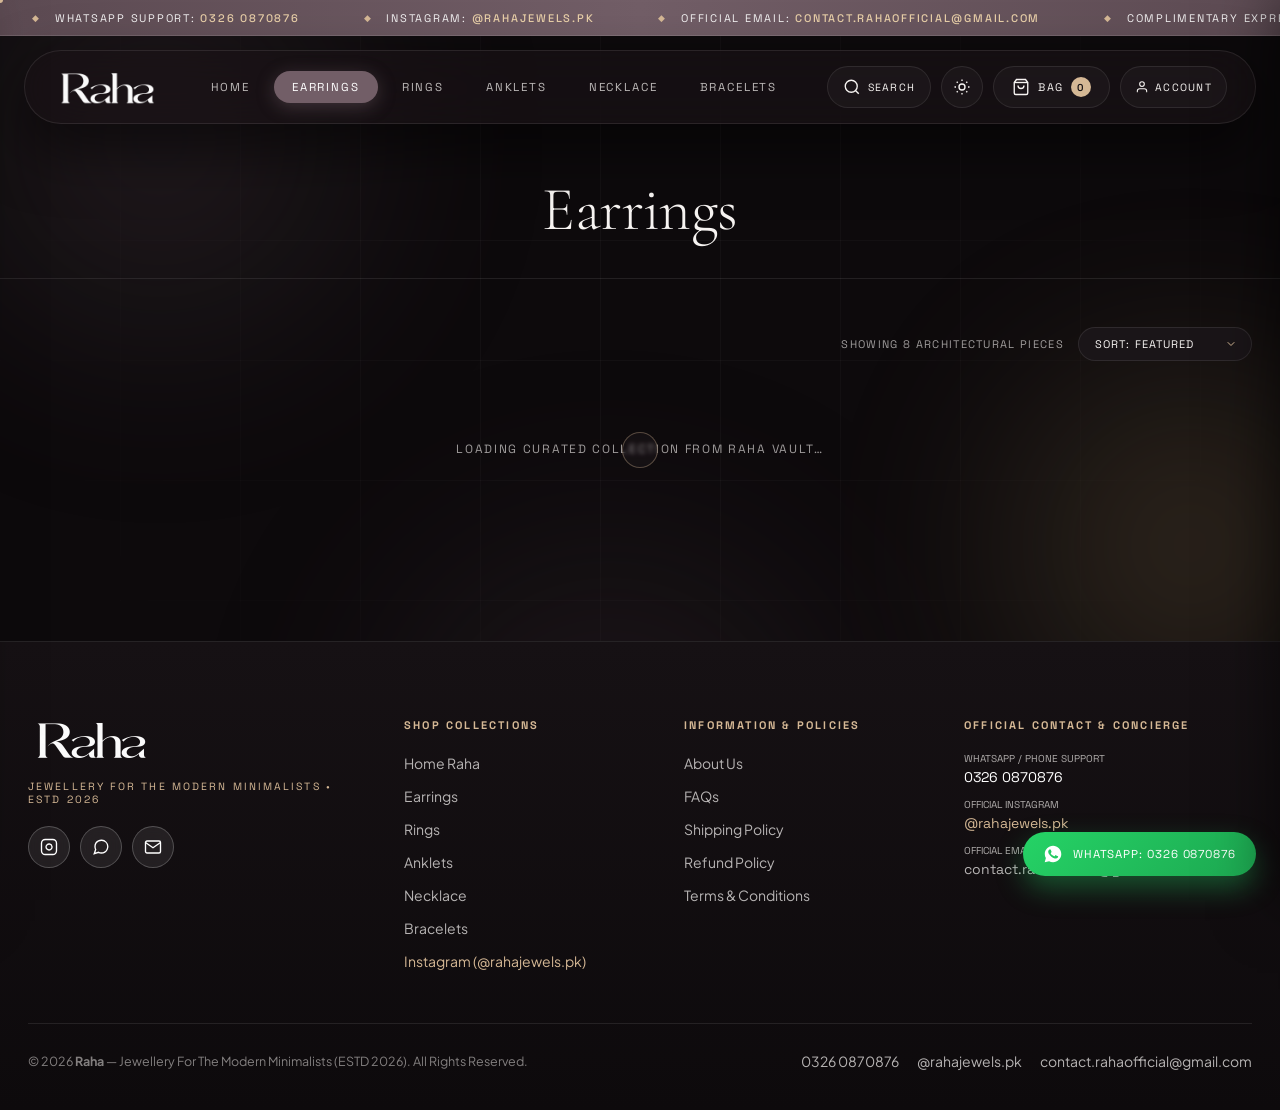
<file: earrings.html>
<!DOCTYPE html>
<html lang="en">
<head>
  <link rel="preconnect" href="https://zqlhbmyiyeyflcflicsv.supabase.co">
  <meta charset="UTF-8">
  <meta name="viewport" content="width=device-width, initial-scale=1.0">
  <!-- RAHA SEO & STRUCTURED DATA START -->
  <title>Earrings Online in Pakistan — Gold Plated Hoops, Studs & Drops | Raha Jewels</title>
  <meta name="description" content="Shop minimalist earrings online in Pakistan at Raha Jewels. Explore gold-plated hoops, pearl studs, floral drops, and everyday earrings with nationwide Cash on Delivery across Karachi, Lahore & Islamabad.">
  <meta name="keywords" content="earrings Pakistan, gold earrings online Pakistan, pearl studs Pakistan, minimalist earrings, hoops earrings Karachi Lahore Islamabad, Raha Jewels earrings, Raha earrings">
  <meta name="robots" content="index, follow, max-image-preview:large, max-snippet:-1">
  <meta name="author" content="Raha Jewels">
  <meta name="theme-color" content="#120c10">
  <meta name="geo.region" content="PK">
  <meta name="geo.placename" content="Pakistan">
  <link rel="canonical" href="https://rahajewels.pk/earrings.html">
  <meta property="og:type" content="website">
  <meta property="og:site_name" content="Raha Jewels">
  <meta property="og:locale" content="en_PK">
  <meta property="og:title" content="Earrings Online in Pakistan — Gold Plated Hoops, Studs & Drops | Raha Jewels">
  <meta property="og:description" content="Shop minimalist earrings online in Pakistan at Raha Jewels. Explore gold-plated hoops, pearl studs, floral drops, and everyday earrings with nationwide Cash on Delivery across Karachi, Lahore & Islamabad.">
  <meta property="og:url" content="https://rahajewels.pk/earrings.html">
  <meta property="og:image" content="https://rahajewels.pk/Assets/Main%20Raha%20logo%20with%20slogan%20(The%20actual%20logo).webp">
  <meta property="og:image:alt" content="Raha Jewels — Jewellery For The Modern Minimalists">
  <meta name="twitter:card" content="summary_large_image">
  <meta name="twitter:title" content="Earrings Online in Pakistan — Gold Plated Hoops, Studs & Drops | Raha Jewels">
  <meta name="twitter:description" content="Shop minimalist earrings online in Pakistan at Raha Jewels. Explore gold-plated hoops, pearl studs, floral drops, and everyday earrings with nationwide Cash on Delivery across Karachi, Lahore & Islamabad.">
  <meta name="twitter:image" content="https://rahajewels.pk/Assets/Main%20Raha%20logo%20with%20slogan%20(The%20actual%20logo).webp">
  <script type="application/ld+json">{"@context": "https://schema.org", "@type": "CollectionPage", "name": "Earrings Collection — Raha Jewels", "url": "https://rahajewels.pk/earrings.html", "description": "Curated minimalist earrings, hoops, studs, and drops in Pakistan by Raha Jewels."}</script>
  <script type="application/ld+json">{"@context": "https://schema.org", "@type": "BreadcrumbList", "itemListElement": [{"@type": "ListItem", "position": 1, "name": "Home", "item": "https://rahajewels.pk/"}, {"@type": "ListItem", "position": 2, "name": "Earrings", "item": "https://rahajewels.pk/earrings.html"}]}</script>
  <!-- RAHA SEO & STRUCTURED DATA END -->
  <link rel="icon" href="/favicon.ico" sizes="48x48">
  <link rel="icon" type="image/png" sizes="192x192" href="Assets/raha-favicon.png">
  <link rel="apple-touch-icon" sizes="192x192" href="Assets/raha-favicon.png">
  <link rel="preconnect" href="https://fonts.googleapis.com">
  <link rel="preconnect" href="https://fonts.gstatic.com" crossorigin>
  <link rel="stylesheet" href="https://fonts.googleapis.com/css2?family=Cormorant+Garamond:ital,wght@0,300;0,400;0,500;0,600;1,400&family=Plus+Jakarta+Sans:wght@300;400;500;600&family=Space+Grotesk:wght@300;400;500;600&display=swap">
  <link rel="stylesheet" href="Assets/css/raha-atelier.css?v=20261126_v77">
</head>
<body>
  <!-- Ambient Futuristic Background Shaders & Architectural Grid -->
  <div class="raha-ambient-canvas" aria-hidden="true">
    <div class="raha-ambient-orb raha-ambient-orb--1"></div>
    <div class="raha-ambient-orb raha-ambient-orb--2"></div>
    <div class="raha-ambient-orb raha-ambient-orb--3"></div>
  </div>
  <div class="raha-arch-grid" aria-hidden="true"></div>

  <!-- Custom Magnetic Luxury Cursor -->
  <div class="raha-cursor-dot" aria-hidden="true"></div>
  <div class="raha-cursor-ring" aria-hidden="true"></div>

  <!-- Top Kinetic Announcement Marquee -->
  <div class="raha-marquee" role="region" aria-label="Raha Announcements">
    <div class="raha-marquee__track">
      
      <span class="raha-marquee__item">
        <span class="raha-marquee__diamond">◆</span>
        <span>WhatsApp Support: <a href="https://wa.me/923260870876" target="_blank" rel="noopener">0326 0870876</a></span>
      </span>
      <span class="raha-marquee__item">
        <span class="raha-marquee__diamond">◆</span>
        <span>Instagram: <a href="https://www.instagram.com/rahajewels.pk?fqnt=eDl6ZzE3NjEwMXFl" target="_blank" rel="noopener">@rahajewels.pk</a></span>
      </span>
      <span class="raha-marquee__item">
        <span class="raha-marquee__diamond">◆</span>
        <span>Official Email: <a href="mailto:contact.rahaofficial@gmail.com">contact.rahaofficial@gmail.com</a></span>
      </span>
      <span class="raha-marquee__item">
        <span class="raha-marquee__diamond">◆</span>
        <span>Complimentary Express Delivery on Orders Above Rs 3,500 • 100% Waterproof &amp; Anti-Tarnish Gold Plated</span>
      </span>
      
      <span class="raha-marquee__item">
        <span class="raha-marquee__diamond">◆</span>
        <span>WhatsApp Support: <a href="https://wa.me/923260870876" target="_blank" rel="noopener">0326 0870876</a></span>
      </span>
      <span class="raha-marquee__item">
        <span class="raha-marquee__diamond">◆</span>
        <span>Instagram: <a href="https://www.instagram.com/rahajewels.pk?fqnt=eDl6ZzE3NjEwMXFl" target="_blank" rel="noopener">@rahajewels.pk</a></span>
      </span>
      <span class="raha-marquee__item">
        <span class="raha-marquee__diamond">◆</span>
        <span>Official Email: <a href="mailto:contact.rahaofficial@gmail.com">contact.rahaofficial@gmail.com</a></span>
      </span>
      <span class="raha-marquee__item">
        <span class="raha-marquee__diamond">◆</span>
        <span>Complimentary Express Delivery on Orders Above Rs 3,500 • 100% Waterproof &amp; Anti-Tarnish Gold Plated</span>
      </span>
    </div>
  </div>

  <!-- Pure Minimalist Floating Glassmorphic Capsule Header -->
  <header class="raha-header-wrap">
    <div class="raha-header">
      <div style="display:flex;align-items:center;gap:12px;">
        <button type="button" class="raha-icon-btn raha-mobile-toggle" data-open-mobile-menu aria-label="Open Navigation Menu">
          <svg viewBox="0 0 24 24" fill="none" stroke="currentColor" stroke-width="1.8">
            <line x1="3" y1="6" x2="21" y2="6"></line>
            <line x1="3" y1="12" x2="21" y2="12"></line>
            <line x1="3" y1="18" x2="15" y2="18"></line>
          </svg>
        </button>
        <a href="index.html" class="raha-logo-link" aria-label="Raha — Jewellery For The Modern Minimalists Home">
          <img src="Assets/Raha logo white with transparent background.webp" alt="Raha" class="raha-logo-img raha-logo-img--light" decoding="async">
          <img src="Assets/Raha logo black with transparent background.webp" alt="Raha" class="raha-logo-img raha-logo-img--dark" decoding="async">
        </a>
      </div>

      <nav aria-label="Primary Raha Navigation">
        <ul class="raha-nav">
          <li><a href="index.html" class="raha-nav__link">Home</a></li>
          <li><a href="earrings.html" class="raha-nav__link is-active">Earrings</a></li>
          <li><a href="rings.html" class="raha-nav__link">Rings</a></li>
          <li><a href="anklets.html" class="raha-nav__link">Anklets</a></li>
          <li><a href="necklace.html" class="raha-nav__link">Necklace</a></li>
          <li><a href="bracelets.html" class="raha-nav__link">Bracelets</a></li>
          
        </ul>
      </nav>

      <div class="raha-header__actions">
        <!-- Minimalist Spotlight Search Trigger -->
        <button type="button" class="raha-icon-btn" data-open-search aria-label="Search Raha Catalog &amp; SKUs" title="Search Pieces &amp; SKUs (Ctrl+K)" style="width:auto;padding:0 15px;border-radius:100px;gap:7px;font-family:var(--font-mono);font-size:10.5px;letter-spacing:0.12em;text-transform:uppercase;">
          <svg viewBox="0 0 24 24" fill="none" stroke="currentColor" stroke-width="1.8">
            <circle cx="11" cy="11" r="8"></circle>
            <line x1="21" y1="21" x2="16.65" y2="16.65"></line>
          </svg>
          <span>Search</span>
        </button>

        <button type="button" class="raha-icon-btn" data-theme-toggle aria-label="Toggle Theme Atmosphere" title="Switch Theme">
          <svg viewBox="0 0 24 24" fill="none" stroke="currentColor" stroke-width="1.8">
            <circle cx="12" cy="12" r="4"></circle>
            <path d="M12 2v2M12 20v2M4.93 4.93l1.41 1.41M17.66 17.66l1.41 1.41M2 12h2M20 12h2M6.34 17.66l-1.41 1.41M19.07 4.93l-1.41 1.41"></path>
          </svg>
        </button>

        <button type="button" class="raha-icon-btn raha-bag-btn" data-open-bag aria-label="Open Shopping Bag">
          <svg viewBox="0 0 24 24" fill="none" stroke="currentColor" stroke-width="1.8">
            <path d="M6 2L3 6v14a2 2 0 002 2h14a2 2 0 002-2V6l-3-4z"></path>
            <line x1="3" y1="6" x2="21" y2="6"></line>
            <path d="M16 10a4 4 0 01-8 0"></path>
          </svg>
          <span>Bag</span>
          <span class="raha-bag-count">0</span>
        </button>

        <!-- Customer Account / Auth Trigger -->
        <button type="button" class="raha-icon-btn raha-auth-btn" data-auth-trigger aria-label="Customer Account Login / Sign Up" style="width:auto;padding:0 14px;border-radius:100px;gap:6px;font-family:var(--font-mono);font-size:10.5px;letter-spacing:0.12em;text-transform:uppercase;">
          <svg viewBox="0 0 24 24" fill="none" stroke="currentColor" stroke-width="1.8" style="width:14px;height:14px;">
            <path d="M20 21v-2a4 4 0 0 0-4-4H8a4 4 0 0 0-4 4v2"></path>
            <circle cx="12" cy="7" r="4"></circle>
          </svg>
          <span class="raha-auth-label">Account</span>
        </button>
      </div>
    </div>
  </header>

  <main>
    <!-- CATEGORY ARCHITECTURAL HERO BANNER -->
    <section class="raha-cat-banner">
      <div class="raha-container">
        <h1 class="raha-hero__title" style="font-size:clamp(38px, 4.8vw, 68px);margin-bottom:0;">
          Earrings
        </h1>

        <!-- Quick Category Cross-Navigation Pills (Mobile Only) -->
        <div class="raha-mobile-cat-pills">
          <a href="earrings.html" class="raha-filter-btn is-active" style="text-decoration:none;">Earrings</a>
          <a href="rings.html" class="raha-filter-btn " style="text-decoration:none;">Rings</a>
          <a href="anklets.html" class="raha-filter-btn " style="text-decoration:none;">Anklets</a>
          <a href="necklace.html" class="raha-filter-btn " style="text-decoration:none;">Necklace</a>
          <a href="bracelets.html" class="raha-filter-btn " style="text-decoration:none;">Bracelets</a>
        </div>
      </div>
    </section>

    <!-- FILTER & SORT TOOLBAR + PRODUCT GRID -->
    <section class="raha-section" style="padding-top:24px;">
      <div class="raha-container">
        <div class="raha-cat-toolbar">
          <div style="display:flex;align-items:center;gap:14px;flex-wrap:wrap;">
            <span id="raha-cat-count" style="font-family:var(--font-mono);font-size:11px;letter-spacing:0.12em;text-transform:uppercase;color:var(--text-muted);">
              Showing 8 Architectural Pieces
            </span>
            <select id="raha-sort-select" class="raha-sort-dropdown" aria-label="Sort Collection">
              <option value="featured">Sort: Featured</option>
              <option value="price-asc">Price: Low to High</option>
              <option value="price-desc">Price: High to Low</option>
              <option value="rating-desc">Highest Rated</option>
            </select>
          </div>
        </div>

        <ul class="raha-product-grid" id="raha-category-grid">
          <li style="grid-column:1 / -1;text-align:center;padding:48px 20px;color:var(--text-muted);font-family:var(--font-mono);font-size:12px;letter-spacing:0.14em;text-transform:uppercase;">Loading curated collection from Raha Vault…</li>
        </ul>
      </div>
    </section>
  </main>

  <!-- Luxury Footer with Complete Official Raha Contact & Social Integration -->
  <footer class="raha-footer">
    <div class="raha-container">
      <div class="raha-footer__grid">
        <!-- Column 1: Official Raha Identity -->
        <div>
          <a href="index.html" style="display:inline-block;margin-bottom:16px;">
            <img src="Assets/Raha logo white with transparent background.webp" alt="Raha — Jewellery For The Modern Minimalists" style="height:42px;width:auto;" decoding="async">
          </a>
          <p style="font-family:var(--font-mono);font-size:10.5px;letter-spacing:0.2em;text-transform:uppercase;color:var(--raha-gold);margin-bottom:20px;">
            Jewellery For The Modern Minimalists • ESTD 2026
          </p>
          <!-- Footer Social Icon Bar -->
          <div style="display:flex;gap:10px;align-items:center;">
            <a href="https://www.instagram.com/rahajewels.pk?fqnt=eDl6ZzE3NjEwMXFl" target="_blank" rel="noopener" class="raha-icon-btn raha-footer-social-btn" aria-label="Instagram @rahajewels.pk" title="Instagram @rahajewels.pk">
              <svg viewBox="0 0 24 24" fill="none" stroke="currentColor" stroke-width="1.8">
                <rect x="2" y="2" width="20" height="20" rx="5" ry="5"></rect>
                <path d="M16 11.37A4 4 0 1112.63 8 4 4 0 0116 11.37z"></path>
                <line x1="17.5" y1="6.5" x2="17.51" y2="6.5"></line>
              </svg>
            </a>
            <a href="https://wa.me/923260870876" target="_blank" rel="noopener" class="raha-icon-btn raha-footer-social-btn" aria-label="WhatsApp 0326 0870876" title="WhatsApp 0326 0870876">
              <svg viewBox="0 0 24 24" fill="none" stroke="currentColor" stroke-width="1.8">
                <path d="M21 11.5a8.38 8.38 0 01-.9 3.8 8.5 8.5 0 01-7.6 4.7 8.38 8.38 0 01-3.8-.9L3 21l1.9-5.7a8.38 8.38 0 01-.9-3.8 8.5 8.5 0 014.7-7.6 8.38 8.38 0 013.8-.9h.5a8.48 8.48 0 018 8v.5z"></path>
              </svg>
            </a>
            <a href="mailto:contact.rahaofficial@gmail.com" class="raha-icon-btn raha-footer-social-btn" aria-label="Email contact.rahaofficial@gmail.com" title="Email contact.rahaofficial@gmail.com">
              <svg viewBox="0 0 24 24" fill="none" stroke="currentColor" stroke-width="1.8">
                <path d="M4 4h16c1.1 0 2 .9 2 2v12c0 1.1-.9 2-2 2H4c-1.1 0-2-.9-2-2V6c0-1.1.9-2 2-2z"></path>
                <polyline points="22,6 12,13 2,6"></polyline>
              </svg>
            </a>
          </div>
        </div>

        <!-- Column 2: Shop Collections Menu (Includes Instagram Link) -->
        <div>
          <h3 class="raha-footer__heading">Shop Collections</h3>
          <ul class="raha-footer__list">
            <li><a href="index.html" class="raha-footer__link">Home Raha</a></li>
            <li><a href="earrings.html" class="raha-footer__link">Earrings</a></li>
            <li><a href="rings.html" class="raha-footer__link">Rings</a></li>
            <li><a href="anklets.html" class="raha-footer__link">Anklets</a></li>
            <li><a href="necklace.html" class="raha-footer__link">Necklace</a></li>
            <li><a href="bracelets.html" class="raha-footer__link">Bracelets</a></li>
            <li><a href="https://www.instagram.com/rahajewels.pk?fqnt=eDl6ZzE3NjEwMXFl" target="_blank" rel="noopener" class="raha-footer__link" style="color:var(--raha-gold);">Instagram (@rahajewels.pk)</a></li>
          </ul>
        </div>

        <!-- Column 3: Information & Store Policies (Footer-Exclusive Navigation) -->
        <div>
          <h3 class="raha-footer__heading">Information &amp; Policies</h3>
          <ul class="raha-footer__list">
            <li><a href="about-us.html" class="raha-footer__link">About Us</a></li>
            <li><a href="faqs.html" class="raha-footer__link">FAQs</a></li>
            <li><a href="shipping-policy.html" class="raha-footer__link">Shipping Policy</a></li>
            <li><a href="refund-policy.html" class="raha-footer__link">Refund Policy</a></li>
            <li><a href="terms-and-conditions.html" class="raha-footer__link">Terms &amp; Conditions</a></li>
          </ul>
        </div>

        <!-- Column 4: Official Contact Concierge -->
        <div>
          <h3 class="raha-footer__heading">Official Contact &amp; Concierge</h3>
          <ul class="raha-footer__list">
            <li>
              <span style="display:block;font-family:var(--font-mono);font-size:10px;text-transform:uppercase;color:rgba(247,244,242,0.68);">WhatsApp / Phone Support</span>
              <a href="https://wa.me/923260870876" target="_blank" rel="noopener" class="raha-footer__link" style="font-family:var(--font-mono);color:#fff;">0326 0870876</a>
            </li>
            <li>
              <span style="display:block;font-family:var(--font-mono);font-size:10px;text-transform:uppercase;color:rgba(247,244,242,0.68);">Official Instagram</span>
              <a href="https://www.instagram.com/rahajewels.pk?fqnt=eDl6ZzE3NjEwMXFl" target="_blank" rel="noopener" class="raha-footer__link" style="font-family:var(--font-mono);color:var(--raha-gold);">@rahajewels.pk</a>
            </li>
            <li>
              <span style="display:block;font-family:var(--font-mono);font-size:10px;text-transform:uppercase;color:rgba(247,244,242,0.68);">Official Email</span>
              <a href="mailto:contact.rahaofficial@gmail.com" class="raha-footer__link" style="font-family:var(--font-mono);">contact.rahaofficial@gmail.com</a>
            </li>
          </ul>
        </div>
      </div>

      <div class="raha-footer__bottom">
        <div>&copy; 2026 <strong>Raha</strong> — Jewellery For The Modern Minimalists (ESTD 2026). All Rights Reserved.</div>
        <div style="display:flex;gap:18px;flex-wrap:wrap;">
          <a href="https://wa.me/923260870876" target="_blank" rel="noopener" class="raha-footer__link">0326 0870876</a>
          <a href="https://www.instagram.com/rahajewels.pk?fqnt=eDl6ZzE3NjEwMXFl" target="_blank" rel="noopener" class="raha-footer__link">@rahajewels.pk</a>
          <a href="mailto:contact.rahaofficial@gmail.com" class="raha-footer__link">contact.rahaofficial@gmail.com</a>
        </div>
      </div>
    </div>
  </footer>

  <!-- Shared Backdrop for Drawers, Spotlight Search & Quick-View Modal -->
  <div class="raha-backdrop" id="raha-backdrop"></div>

  <!-- Spotlight Command-Palette Search & Delivery Concierge Modal -->
  <div class="raha-spotlight-modal" id="raha-spotlight-modal" role="dialog" aria-modal="true" aria-label="Search Raha Catalog">
    <div class="raha-spotlight-box">
      <div class="raha-spotlight-bar">
        <select class="raha-spotlight-cat" id="raha-global-search-cat" aria-label="Filter by Department">
          <option value="all">All Archetypes</option>
          <option value="earrings">Earrings</option>
          <option value="rings">Rings</option>
          <option value="anklets">Anklets</option>
          <option value="necklace">Necklace</option>
          <option value="bracelets">Bracelets</option>
        </select>
        <input type="search"
               id="raha-global-search-input"
               class="raha-spotlight-input"
               placeholder="Search by piece name, finish, or SKU (e.g. hoops, herringbone, RAHA-EAR-01)..."
               autocomplete="off">
        <button type="button" class="raha-icon-btn" data-close-overlay aria-label="Close Search" style="width:34px;height:34px;">&times;</button>
      </div>
      <div style="padding:10px 22px;background:rgba(114,94,103,0.14);border-bottom:1px solid var(--border-subtle);display:flex;justify-content:space-between;align-items:center;flex-wrap:wrap;gap:8px;font-family:var(--font-mono);font-size:10.5px;">
        <span style="color:var(--text-secondary);">📍 Deliver to Pakistan: <strong style="color:var(--raha-gold);cursor:pointer;" data-deliver-toggle data-deliver-city>Karachi • Express 24h</strong> (Click city to switch)</span>
        <span style="color:var(--text-muted);">Free Express Delivery Above Rs 3,500</span>
      </div>
      <div class="raha-spotlight-results" id="raha-global-search-results"></div>
    </div>
  </div>

  <!-- Left Slide-Out Mobile Menu Drawer -->
  <aside class="raha-drawer raha-drawer--left" id="raha-mobile-drawer" aria-label="Mobile Navigation Drawer">
    <div class="raha-drawer__head">
      <a href="index.html" class="raha-logo-link">
        <img src="Assets/Raha logo white with transparent background.webp" alt="Raha" class="raha-logo-img raha-logo-img--light" style="height:30px;" decoding="async">
        <img src="Assets/Raha logo black with transparent background.webp" alt="Raha" class="raha-logo-img raha-logo-img--dark" style="height:30px;" decoding="async">
      </a>
      <button type="button" class="raha-icon-btn" data-close-overlay aria-label="Close Menu">&times;</button>
    </div>
    <div class="raha-drawer__body">
      <div style="margin-bottom:24px;">
        <a href="index.html" style="display:flex;justify-content:space-between;align-items:center;padding:14px 0;border-bottom:1px solid var(--border-subtle);text-decoration:none;font-family:var(--font-serif);font-size:22px;color:var(--text-primary);"><span>Home</span><span style="font-family:var(--font-mono);font-size:12px;color:var(--raha-gold);">→</span></a>
<a href="earrings.html" style="display:flex;justify-content:space-between;align-items:center;padding:14px 0;border-bottom:1px solid var(--border-subtle);text-decoration:none;font-family:var(--font-serif);font-size:22px;color:var(--raha-gold);font-weight:600;"><span>Earrings</span><span style="font-family:var(--font-mono);font-size:12px;color:var(--raha-gold);">→</span></a>
<a href="rings.html" style="display:flex;justify-content:space-between;align-items:center;padding:14px 0;border-bottom:1px solid var(--border-subtle);text-decoration:none;font-family:var(--font-serif);font-size:22px;color:var(--text-primary);"><span>Rings</span><span style="font-family:var(--font-mono);font-size:12px;color:var(--raha-gold);">→</span></a>
<a href="anklets.html" style="display:flex;justify-content:space-between;align-items:center;padding:14px 0;border-bottom:1px solid var(--border-subtle);text-decoration:none;font-family:var(--font-serif);font-size:22px;color:var(--text-primary);"><span>Anklets</span><span style="font-family:var(--font-mono);font-size:12px;color:var(--raha-gold);">→</span></a>
<a href="necklace.html" style="display:flex;justify-content:space-between;align-items:center;padding:14px 0;border-bottom:1px solid var(--border-subtle);text-decoration:none;font-family:var(--font-serif);font-size:22px;color:var(--text-primary);"><span>Necklace</span><span style="font-family:var(--font-mono);font-size:12px;color:var(--raha-gold);">→</span></a>
<a href="bracelets.html" style="display:flex;justify-content:space-between;align-items:center;padding:14px 0;border-bottom:1px solid var(--border-subtle);text-decoration:none;font-family:var(--font-serif);font-size:22px;color:var(--text-primary);"><span>Bracelets</span><span style="font-family:var(--font-mono);font-size:12px;color:var(--raha-gold);">→</span></a>

      </div>
      <div style="padding:18px;border-radius:18px;border:1px solid var(--border-subtle);background:var(--bg-card);">
        <div style="font-family:var(--font-mono);font-size:10px;letter-spacing:0.18em;text-transform:uppercase;color:var(--raha-gold);margin-bottom:20px;">
          Official Raha Concierge
        </div>
        <p style="margin-bottom:10px;font-size:13px;">
          <a href="https://wa.me/923260870876" target="_blank" rel="noopener" style="color:var(--text-primary);text-decoration:none;">WhatsApp: <strong>0326 0870876</strong></a>
        </p>
        <p style="margin-bottom:10px;font-size:13px;">
          <a href="https://www.instagram.com/rahajewels.pk?fqnt=eDl6ZzE3NjEwMXFl" target="_blank" rel="noopener" style="color:var(--raha-gold);text-decoration:none;">Instagram: <strong>@rahajewels.pk</strong></a>
        </p>
        <p style="font-size:13px;">
          <a href="mailto:contact.rahaofficial@gmail.com" style="color:var(--text-secondary);text-decoration:none;">contact.rahaofficial@gmail.com</a>
        </p>
      </div>
    </div>
  </aside>

  <!-- Right Slide-Out Shopping Bag Drawer -->
  <aside class="raha-drawer" id="raha-bag-drawer" aria-label="Raha Shopping Bag">
    <div class="raha-drawer__head">
      <h2 class="raha-drawer__title">Your Raha Bag</h2>
      <button type="button" class="raha-icon-btn" data-close-overlay aria-label="Close Bag">&times;</button>
    </div>
    <div class="raha-fsb">
      <div class="raha-fsb__text" id="raha-fsb-text">Enjoy <strong style="color:var(--raha-gold);">Free Express Delivery</strong> on orders above Rs 3,500</div>
      <div class="raha-fsb__bar">
        <div class="raha-fsb__fill" id="raha-fsb-fill" style="width:0%;"></div>
      </div>
    </div>
    <div class="raha-drawer__body" id="raha-bag-items"></div>
    <div class="raha-drawer__foot">
      <div style="display:flex;justify-content:space-between;align-items:center;margin-bottom:14px;">
        <span style="font-family:var(--font-mono);font-size:11px;letter-spacing:0.15em;text-transform:uppercase;color:var(--text-secondary);">Estimated Subtotal</span>
        <span style="font-family:var(--font-mono);font-size:18px;font-weight:600;color:var(--raha-gold);" id="raha-bag-subtotal">Rs 0</span>
      </div>
      <button type="button" class="raha-btn raha-btn--primary" id="raha-cod-checkout-btn" style="width:100%;padding:14px 20px;">
        <span>Checkout</span>
      </button>
    </div>
  </aside>

  <!-- Cash on Delivery (COD) Customer Address & Details Modal -->
  <div class="raha-cod-modal" id="raha-cod-modal" role="dialog" aria-modal="true" aria-labelledby="raha-cod-modal-title">
    <div class="raha-cod-modal__box">
      <div class="raha-cod-modal__head">
        <div>
          <div style="font-family:var(--font-mono);font-size:10px;letter-spacing:0.18em;text-transform:uppercase;color:var(--raha-gold);margin-bottom:4px;">Pakistan Express Dispatch • Pay at Doorstep</div>
          <h3 style="font-family:var(--font-serif);font-size:28px;font-weight:400;color:var(--text-primary);" id="raha-cod-modal-title">Cash on Delivery Checkout</h3>
        </div>
        <button type="button" class="raha-icon-btn" data-close-overlay aria-label="Close Cash on Delivery Modal">&times;</button>
      </div>

      <!-- Step 1: Address, Phone No, Name & Email Form + Live Order Summary -->
      <div id="raha-cod-form-view" class="raha-cod-modal__grid">
        <form id="raha-cod-form" novalidate>
          <div class="raha-cod-error" id="raha-cod-error">
            Please enter your Full Name, Phone Number, Email Address, and Complete Delivery Address to confirm your Cash on Delivery order.
          </div>

          <div class="raha-cod-field-row">
            <div class="raha-cod-field">
              <label class="raha-cod-label" for="cod-input-name">Full Name <span>*</span></label>
              <input type="text" id="cod-input-name" class="raha-cod-input" placeholder="e.g. Ayesha Khan" required autocomplete="name">
            </div>
            <div class="raha-cod-field">
              <label class="raha-cod-label" for="cod-input-phone">Phone / WhatsApp No. <span>*</span></label>
              <input type="tel" id="cod-input-phone" class="raha-cod-input" placeholder="e.g. +92 300 1234567" required autocomplete="tel">
            </div>
          </div>

          <div class="raha-cod-field-row">
            <div class="raha-cod-field">
              <label class="raha-cod-label" for="cod-input-email">Email Address <span>*</span></label>
              <input type="email" id="cod-input-email" class="raha-cod-input" placeholder="e.g. ayesha@example.com" required autocomplete="email">
            </div>
            <div class="raha-cod-field">
              <label class="raha-cod-label" for="cod-input-city">Delivery City <span>*</span></label>
              <select id="cod-input-city" class="raha-cod-input" required autocomplete="address-level2" style="background:#171215;color:var(--text-primary);cursor:pointer;">
                <option value="" disabled selected>Select Your City...</option>
                <option value="Karachi">Karachi</option>
                <option value="Lahore">Lahore</option>
                <option value="Islamabad">Islamabad</option>
                <option value="Rawalpindi">Rawalpindi</option>
                <option value="Faisalabad">Faisalabad</option>
                <option value="Multan">Multan</option>
                <option value="Peshawar">Peshawar</option>
                <option value="Quetta">Quetta</option>
                <option value="Sialkot">Sialkot</option>
                <option value="Gujranwala">Gujranwala</option>
                <option value="Hyderabad">Hyderabad</option>
                <option value="Abbottabad">Abbottabad</option>
                <option value="Bahawalpur">Bahawalpur</option>
                <option value="Sargodha">Sargodha</option>
                <option value="Sukkur">Sukkur</option>
                <option value="Larkana">Larkana</option>
                <option value="Wah Cantt">Wah Cantt</option>
                <option value="Taxila">Taxila</option>
                <option value="Jhelum">Jhelum</option>
                <option value="Gujrat">Gujrat</option>
                <option value="Sahiwal">Sahiwal</option>
                <option value="Mardan">Mardan</option>
                <option value="Kasur">Kasur</option>
                <option value="Rahim Yar Khan">Rahim Yar Khan</option>
                <option value="Dera Ghazi Khan">Dera Ghazi Khan</option>
                <option value="Sheikhupura">Sheikhupura</option>
                <option value="Muzaffarabad">Muzaffarabad (AJK)</option>
                <option value="Mirpur">Mirpur (AJK)</option>
                <option value="Gilgit">Gilgit</option>
                <option value="Other City">Other City (Nationwide)</option>
              </select>
              <input type="text" id="cod-input-city-other" class="raha-cod-input" placeholder="Type your city name..." style="display:none;margin-top:8px;">
            </div>
          </div>

          <div class="raha-cod-field">
            <label class="raha-cod-label" for="cod-input-address">Complete Street Delivery Address <span>*</span></label>
            <textarea id="cod-input-address" class="raha-cod-textarea" placeholder="House / Flat No., Street Name, Block / Phase / Sector, Area &amp; Nearest Landmark" required autocomplete="street-address"></textarea>
          </div>

          <div class="raha-cod-field">
            <label class="raha-cod-label" for="cod-input-notes">Delivery Note / Keepsake Gift Message (Optional)</label>
            <input type="text" id="cod-input-notes" class="raha-cod-input" placeholder="Optional instructions for rider or complimentary gift card note">
          </div>

          <div class="raha-cod-field" style="margin-top:4px;margin-bottom:6px;">
            <label class="raha-cod-label" style="margin-bottom:8px;">Select Payment Method <span>*</span></label>
            <div style="display:grid;grid-template-columns:1fr 1fr;gap:10px;" id="raha-payment-methods-grid">
              <label class="raha-payment-option is-selected" id="pay-opt-cod" style="cursor:pointer;display:flex;align-items:flex-start;gap:10px;padding:12px 14px;border-radius:12px;background:rgba(214,183,138,0.08);border:1.5px solid var(--raha-gold);transition:all 0.2s ease;">
                <input type="radio" name="raha-payment-mode" value="cod" checked style="accent-color:var(--raha-gold);margin-top:2px;cursor:pointer;">
                <div>
                  <div style="font-family:var(--font-mono);font-size:12px;font-weight:600;color:var(--text-primary);letter-spacing:0.04em;">📦 Cash on Delivery</div>
                  <div style="font-size:10.5px;color:var(--text-secondary);margin-top:2px;line-height:1.4;">Pay in cash upon doorstep delivery</div>
                </div>
              </label>
              <label class="raha-payment-option" id="pay-opt-online" style="cursor:pointer;display:flex;align-items:flex-start;gap:10px;padding:12px 14px;border-radius:12px;background:rgba(100,181,246,0.04);border:1px solid rgba(100,181,246,0.25);transition:all 0.2s ease;">
                <input type="radio" name="raha-payment-mode" value="online" style="accent-color:#64b5f6;margin-top:2px;cursor:pointer;">
                <div>
                  <div style="font-family:var(--font-mono);font-size:12px;font-weight:600;color:#64b5f6;letter-spacing:0.04em;">💳 Online Payment</div>
                  <div style="font-size:10.5px;color:var(--text-secondary);margin-top:2px;line-height:1.4;">Bank Transfer / Raast via WhatsApp</div>
                </div>
              </label>
            </div>
          </div>

          <button type="submit" class="raha-btn raha-btn--primary" id="raha-cod-submit-btn" style="width:100%;padding:15px 22px;margin-top:6px;">
            <span id="raha-cod-submit-label">Confirm Cash on Delivery Order</span>
          </button>
        </form>

        <div class="raha-cod-summary-box">
          <div>
            <div style="font-family:var(--font-mono);font-size:10.5px;letter-spacing:0.15em;text-transform:uppercase;color:var(--raha-gold);margin-bottom:20px;">
              Your Raha Order Summary
            </div>
            <div class="raha-cod-items-list" id="raha-cod-items-list"></div>
          </div>

          <div style="padding-top:14px;border-top:1px solid var(--border-subtle);display:flex;flex-direction:column;gap:8px;font-family:var(--font-mono);font-size:12px;">
            <div style="display:flex;justify-content:space-between;color:var(--text-secondary);">
              <span>Items Subtotal</span>
              <span id="raha-cod-subtotal">Rs 0</span>
            </div>
            <div style="display:flex;justify-content:space-between;color:var(--text-secondary);">
              <span>Express COD Shipping</span>
              <span id="raha-cod-shipping" style="color:var(--raha-gold);">FREE</span>
            </div>
            <div style="display:flex;justify-content:space-between;font-size:16px;font-weight:600;color:var(--text-primary);padding-top:8px;border-top:1px solid var(--border-subtle);">
              <span>Total COD Payable</span>
              <span id="raha-cod-total" style="color:var(--raha-gold);">Rs 0</span>
            </div>

          </div>
        </div>
      </div>

      <!-- Step 2: Confirmed Order Receipt View -->
      <div id="raha-cod-receipt-view" class="raha-cod-receipt" style="display:none;"></div>
    </div>
  </div>

  <!-- Customer Authentication (Login / Sign Up) Modal -->
  <div class="raha-modal" id="raha-auth-modal" role="dialog" aria-modal="true" aria-labelledby="raha-auth-modal-title">
    <div class="raha-modal__box" style="grid-template-columns:1fr;max-width:480px;padding:32px 28px;">
      <div style="display:flex;justify-content:space-between;align-items:center;margin-bottom:14px;">
        <span style="font-family:var(--font-mono);font-size:10px;letter-spacing:0.18em;text-transform:uppercase;color:var(--raha-gold);" id="raha-auth-modal-title">Raha Membership</span>
        <button type="button" class="raha-icon-btn" data-close-overlay aria-label="Close Authentication Modal">&times;</button>
      </div>

      <!-- Logged-in Profile View (when active user exists) -->
      <div id="auth-logged-in-view" style="display:none;text-align:center;padding:12px 0;">
        <div style="width:52px;height:52px;border-radius:50%;background:rgba(214,183,138,0.15);border:1px solid var(--raha-gold);display:flex;align-items:center;justify-content:center;margin:0 auto 12px;color:var(--raha-gold);font-size:22px;">👤</div>
        <h3 style="font-family:var(--font-serif);font-size:26px;font-weight:400;margin-bottom:4px;" id="auth-user-display-name">Welcome Back</h3>
        <p style="font-family:var(--font-mono);font-size:12px;color:var(--text-muted);margin-bottom:20px;" id="auth-user-display-email">customer@example.com</p>
        
        <div style="display:flex;flex-direction:column;gap:10px;">
          <button type="button" class="raha-btn raha-btn--primary" id="auth-go-to-checkout-btn" style="width:100%;padding:13px 20px;">
            <span>Proceed to Checkout</span>
          </button>
          <button type="button" class="raha-btn raha-btn--glass" id="auth-logout-btn" style="width:100%;padding:11px 20px;color:#e57373;">
            <span>Sign Out of Account</span>
          </button>
        </div>
      </div>

      <!-- Auth Form View (Tabs: Sign In vs Sign Up) -->
      <div id="auth-forms-view">
        <div id="auth-modal-banner" style="display:none;padding:10px 14px;border-radius:12px;background:rgba(214,183,138,0.14);border:1px solid var(--raha-gold);color:var(--raha-gold-light);font-size:12px;margin-bottom:14px;line-height:1.45;">
          🔒 <strong>Account Required</strong>: Please sign in or create an account to complete your Cash on Delivery order.
        </div>

        <div style="display:flex;border-bottom:1px solid var(--border-subtle);margin-bottom:18px;">
          <button type="button" class="raha-filter-pill is-active" id="auth-tab-signin" style="flex:1;border-radius:0;border:none;border-bottom:2px solid var(--raha-gold);padding:10px;background:none;color:var(--raha-gold);">Sign In</button>
          <button type="button" class="raha-filter-pill" id="auth-tab-signup" style="flex:1;border-radius:0;border:none;border-bottom:2px solid transparent;padding:10px;background:none;color:var(--text-secondary);">Create Account</button>
        </div>

        <div id="auth-error-box" style="display:none;padding:10px 14px;border-radius:12px;background:rgba(229,115,115,0.14);border:1px solid rgba(229,115,115,0.4);color:#ffcdd2;font-size:12px;margin-bottom:14px;"></div>

        <!-- Sign In Form -->
        <form id="raha-signin-form">
          <div class="raha-cod-field">
            <label class="raha-cod-label" for="signin-email">Email Address</label>
            <input type="email" id="signin-email" class="raha-cod-input" placeholder="e.g. ayesha@example.com" required autocomplete="email">
          </div>
          <div class="raha-cod-field">
            <label class="raha-cod-label" for="signin-password">Password</label>
            <input type="password" id="signin-password" class="raha-cod-input" placeholder="••••••••" required autocomplete="current-password">
          </div>
          <button type="submit" class="raha-btn raha-btn--primary" id="signin-submit-btn" style="width:100%;padding:14px;margin-top:6px;">
            <span>Sign In to Account</span>
          </button>
        </form>

        <!-- Sign Up Form -->
        <form id="raha-signup-form" style="display:none;">
          <div class="raha-cod-field">
            <label class="raha-cod-label" for="signup-name">Full Name</label>
            <input type="text" id="signup-name" class="raha-cod-input" placeholder="e.g. Ayesha Khan" required autocomplete="name">
          </div>
          <div class="raha-cod-field">
            <label class="raha-cod-label" for="signup-email">Email Address</label>
            <input type="email" id="signup-email" class="raha-cod-input" placeholder="e.g. ayesha@example.com" required autocomplete="email">
          </div>
          <div class="raha-cod-field">
            <label class="raha-cod-label" for="signup-password">Create Password</label>
            <input type="password" id="signup-password" class="raha-cod-input" placeholder="At least 6 characters..." required autocomplete="new-password">
          </div>
          <button type="submit" class="raha-btn raha-btn--primary" id="signup-submit-btn" style="width:100%;padding:14px;margin-top:6px;">
            <span>Create My Raha Account</span>
          </button>
        </form>
      </div>
    </div>
  </div>

  <!-- 360° Quick-View Inspection Modal -->
  <div class="raha-modal" id="raha-quickview-modal" role="dialog" aria-modal="true" aria-labelledby="raha-qv-title">
    <div class="raha-modal__box">
      <div style="background:#181316;position:relative;min-height:340px;">
        <img src="Assets/Main Raha logo with slogan (The actual logo).webp" alt="Quick View Piece" id="raha-qv-img" style="width:100%;height:100%;object-fit:cover;display:block;" decoding="async">
      </div>
      <div style="padding:32px;display:flex;flex-direction:column;justify-content:space-between;">
        <div>
          <div style="display:flex;justify-content:space-between;align-items:center;margin-bottom:12px;">
            <span style="font-family:var(--font-mono);font-size:10.5px;letter-spacing:0.16em;text-transform:uppercase;color:var(--raha-gold);" id="raha-qv-cat">Raha Edition</span>
            <button type="button" class="raha-icon-btn" data-close-overlay aria-label="Close Quick View">&times;</button>
          </div>
          <h3 style="font-family:var(--font-serif);font-size:30px;font-weight:400;margin-bottom:12px;" id="raha-qv-title">Raha Signature Piece</h3>
          <div style="display:flex;align-items:baseline;gap:12px;margin-bottom:18px;">
            <span style="font-family:var(--font-mono);font-size:20px;color:var(--raha-gold);" id="raha-qv-price">Rs 2,450</span>
            <span style="font-family:var(--font-mono);font-size:14px;color:var(--text-muted);text-decoration:line-through;" id="raha-qv-compare">Rs 3,200</span>
          </div>
          <p style="font-size:13.5px;line-height:1.7;color:var(--text-secondary);margin-bottom:18px;">
            Precision-crafted with surgical 316L stainless steel &amp; gold-plated finish. 100% waterproof, anti-tarnish, and delivered in our signature mauve Raha keepsake box.
          </p>
          <div style="margin-bottom:22px;">
            <div style="font-family:var(--font-mono);font-size:10px;letter-spacing:0.15em;text-transform:uppercase;color:var(--text-muted);margin-bottom:8px;">Switch Inspection Angle</div>
            <div id="raha-qv-thumbs" style="display:flex;gap:8px;flex-wrap:wrap;"></div>
          </div>
        </div>
        <button type="button" class="raha-btn raha-btn--primary" id="raha-qv-add" style="width:100%;">
          <span>Add to Raha Bag</span>
        </button>
      </div>
    </div>
  </div>

  <!-- Floating Bottom-Right WhatsApp Chat Widget -->
  <a href="https://wa.me/923260870876?text=Hi%20Raha%20Jewel%20Studio!%20I%20would%20like%20assistance%20with%20an%20order."
     target="_blank"
     rel="noopener"
     class="twz-whatsapp-float"
     aria-label="WhatsApp Support 0326 0870876"
     style="color:#fff;text-decoration:none;font-family:var(--font-mono);font-size:11.5px;letter-spacing:0.08em;box-shadow:0 12px 28px rgba(37,211,102,0.35);">
    <svg viewBox="0 0 24 24" width="18" height="18" fill="currentColor">
      <path d="M12.04 2C6.58 2 2.13 6.45 2.13 11.91c0 1.75.46 3.45 1.32 4.95L2.05 22l5.25-1.38c1.45.79 3.08 1.21 4.74 1.21 5.46 0 9.91-4.45 9.91-9.91C21.95 6.45 17.5 2 12.04 2zm5.82 14.01c-.24.68-1.41 1.3-1.95 1.38-.5.08-1.13.11-1.83-.11-.42-.13-.97-.31-1.66-.61-2.92-1.26-4.82-4.21-4.97-4.41-.15-.2-1.19-1.58-1.19-3.01 0-1.43.75-2.13 1.02-2.42.27-.29.59-.36.79-.36.2 0 .4 0 .57.01.18.01.43-.07.67.51.24.58.82 2.01.89 2.16.07.15.12.32.02.52-.1.2-.15.32-.3.49-.15.17-.31.38-.44.51-.15.15-.3.31-.13.6.17.29.76 1.25 1.63 2.02 1.12.99 2.06 1.3 2.35 1.45.29.15.46.13.63-.07.17-.2.73-.85.92-1.14.2-.29.39-.24.66-.15.27.1 1.71.81 2 .95.29.15.49.22.56.34.07.12.07.7-.17 1.38z"/>
    </svg>
    <span>WhatsApp: 0326 0870876</span>
  </a>

  <script src="Assets/js/supabase.min.js"></script>
  <script src="Assets/js/raha-supabase.js?v=20261125_v78"></script>
  <script src="Assets/js/replica-enhancements.js?v=20261125_v78"></script>
</body>
</html>
</file>
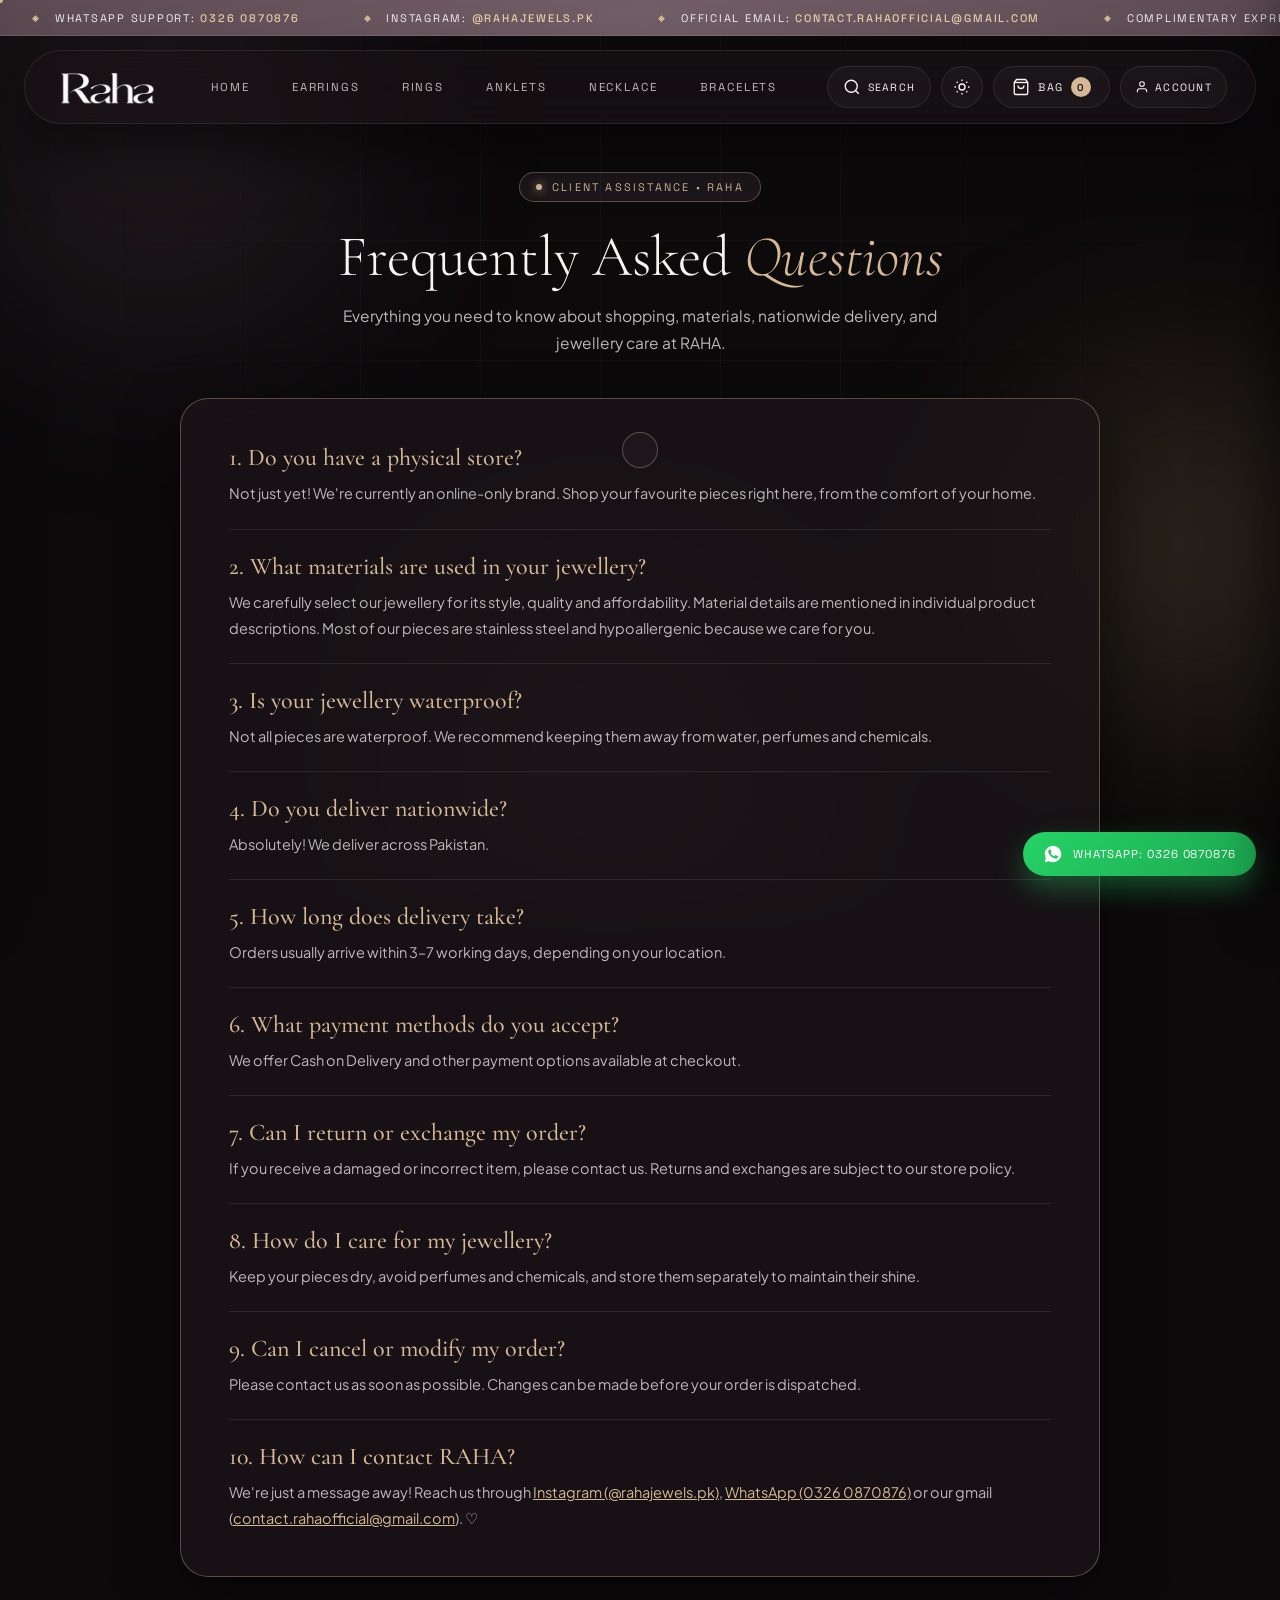
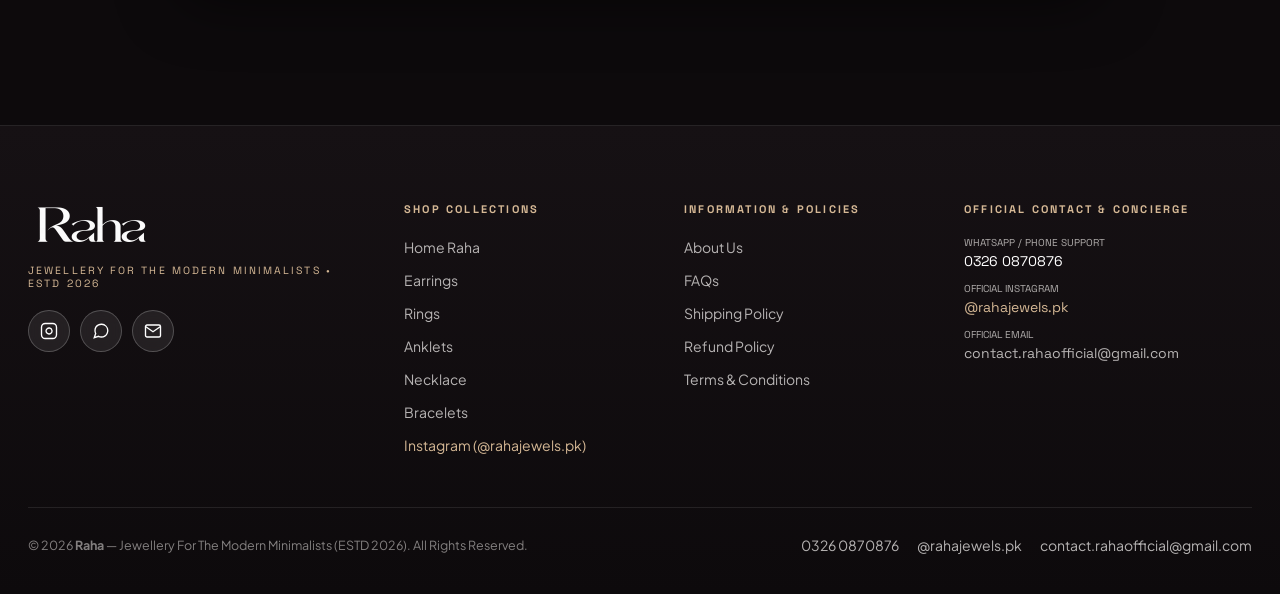
<file: faqs.html>
<!DOCTYPE html>
<html lang="en">
<head>
  <link rel="preconnect" href="https://zqlhbmyiyeyflcflicsv.supabase.co">
  <meta charset="UTF-8">
  <meta name="viewport" content="width=device-width, initial-scale=1.0">
  <!-- RAHA SEO & STRUCTURED DATA START -->
  <title>FAQs — Shipping, Materials & Orders | Raha Jewels Pakistan</title>
  <meta name="description" content="Answers to frequently asked questions about Raha Jewels Pakistan — ordering, Cash on Delivery, online payment, delivery times, and jewellery care.">
  <meta name="keywords" content="Raha Jewels FAQs, jewellery delivery Pakistan, Raha Jewels contact, WhatsApp jewellery order Pakistan">
  <meta name="robots" content="index, follow">
  <meta name="author" content="Raha Jewels">
  <meta name="theme-color" content="#120c10">
  <meta name="geo.region" content="PK">
  <meta name="geo.placename" content="Pakistan">
  <link rel="canonical" href="https://rahajewels.pk/faqs.html">
  <meta property="og:type" content="website">
  <meta property="og:site_name" content="Raha Jewels">
  <meta property="og:locale" content="en_PK">
  <meta property="og:title" content="FAQs — Shipping, Materials & Orders | Raha Jewels Pakistan">
  <meta property="og:description" content="Answers to frequently asked questions about Raha Jewels Pakistan — ordering, Cash on Delivery, online payment, delivery times, and jewellery care.">
  <meta property="og:url" content="https://rahajewels.pk/faqs.html">
  <meta property="og:image" content="https://rahajewels.pk/Assets/Main%20Raha%20logo%20with%20slogan%20(The%20actual%20logo).webp">
  <meta property="og:image:alt" content="Raha Jewels — Jewellery For The Modern Minimalists">
  <meta name="twitter:card" content="summary_large_image">
  <meta name="twitter:title" content="FAQs — Shipping, Materials & Orders | Raha Jewels Pakistan">
  <meta name="twitter:description" content="Answers to frequently asked questions about Raha Jewels Pakistan — ordering, Cash on Delivery, online payment, delivery times, and jewellery care.">
  <meta name="twitter:image" content="https://rahajewels.pk/Assets/Main%20Raha%20logo%20with%20slogan%20(The%20actual%20logo).webp">
  <script type="application/ld+json">{"@context": "https://schema.org", "@type": "FAQPage", "mainEntity": [{"@type": "Question", "name": "Does Raha Jewels deliver across Pakistan?", "acceptedAnswer": {"@type": "Answer", "text": "Yes, Raha Jewels delivers nationwide across Pakistan including Karachi, Lahore, Islamabad, Rawalpindi, Faisalabad, Multan, Peshawar, Hyderabad, and other major cities with both Cash on Delivery and Online Payment options."}}, {"@type": "Question", "name": "How can I contact Raha Jewels?", "acceptedAnswer": {"@type": "Answer", "text": "You can reach Raha Jewels via Instagram (@rahajewels.pk), WhatsApp (0326 0870876), or email at contact.rahaofficial@gmail.com."}}, {"@type": "Question", "name": "Does Raha Jewels have a physical store?", "acceptedAnswer": {"@type": "Answer", "text": "Raha Jewels is an online-first minimalist jewellery boutique delivering directly to your doorstep across Pakistan."}}]}</script>
  <!-- RAHA SEO & STRUCTURED DATA END -->
  <link rel="icon" href="/favicon.ico" sizes="48x48">
  <link rel="icon" type="image/png" sizes="192x192" href="Assets/raha-favicon.png">
  <link rel="apple-touch-icon" sizes="192x192" href="Assets/raha-favicon.png">
  <link rel="preconnect" href="https://fonts.googleapis.com">
  <link rel="preconnect" href="https://fonts.gstatic.com" crossorigin>
  <link rel="stylesheet" href="https://fonts.googleapis.com/css2?family=Cormorant+Garamond:ital,wght@0,300;0,400;0,500;0,600;1,400&family=Plus+Jakarta+Sans:wght@300;400;500;600&family=Space+Grotesk:wght@300;400;500;600&display=swap">
  <link rel="stylesheet" href="Assets/css/raha-atelier.css?v=20261126_v77">
</head>
<body>
  <!-- Ambient Futuristic Background Shaders & Architectural Grid -->
  <div class="raha-ambient-canvas" aria-hidden="true">
    <div class="raha-ambient-orb raha-ambient-orb--1"></div>
    <div class="raha-ambient-orb raha-ambient-orb--2"></div>
    <div class="raha-ambient-orb raha-ambient-orb--3"></div>
  </div>
  <div class="raha-arch-grid" aria-hidden="true"></div>

  <!-- Custom Magnetic Luxury Cursor -->
  <div class="raha-cursor-dot" aria-hidden="true"></div>
  <div class="raha-cursor-ring" aria-hidden="true"></div>

  <!-- Top Kinetic Announcement Marquee -->
  <div class="raha-marquee" role="region" aria-label="Raha Announcements">
    <div class="raha-marquee__track">
      
      <span class="raha-marquee__item">
        <span class="raha-marquee__diamond">◆</span>
        <span>WhatsApp Support: <a href="https://wa.me/923260870876" target="_blank" rel="noopener">0326 0870876</a></span>
      </span>
      <span class="raha-marquee__item">
        <span class="raha-marquee__diamond">◆</span>
        <span>Instagram: <a href="https://www.instagram.com/rahajewels.pk?fqnt=eDl6ZzE3NjEwMXFl" target="_blank" rel="noopener">@rahajewels.pk</a></span>
      </span>
      <span class="raha-marquee__item">
        <span class="raha-marquee__diamond">◆</span>
        <span>Official Email: <a href="mailto:contact.rahaofficial@gmail.com">contact.rahaofficial@gmail.com</a></span>
      </span>
      <span class="raha-marquee__item">
        <span class="raha-marquee__diamond">◆</span>
        <span>Complimentary Express Delivery on Orders Above Rs 3,500 • 100% Waterproof &amp; Anti-Tarnish Gold Plated</span>
      </span>
      
      <span class="raha-marquee__item">
        <span class="raha-marquee__diamond">◆</span>
        <span>WhatsApp Support: <a href="https://wa.me/923260870876" target="_blank" rel="noopener">0326 0870876</a></span>
      </span>
      <span class="raha-marquee__item">
        <span class="raha-marquee__diamond">◆</span>
        <span>Instagram: <a href="https://www.instagram.com/rahajewels.pk?fqnt=eDl6ZzE3NjEwMXFl" target="_blank" rel="noopener">@rahajewels.pk</a></span>
      </span>
      <span class="raha-marquee__item">
        <span class="raha-marquee__diamond">◆</span>
        <span>Official Email: <a href="mailto:contact.rahaofficial@gmail.com">contact.rahaofficial@gmail.com</a></span>
      </span>
      <span class="raha-marquee__item">
        <span class="raha-marquee__diamond">◆</span>
        <span>Complimentary Express Delivery on Orders Above Rs 3,500 • 100% Waterproof &amp; Anti-Tarnish Gold Plated</span>
      </span>
    </div>
  </div>

  <!-- Pure Minimalist Floating Glassmorphic Capsule Header -->
  <header class="raha-header-wrap">
    <div class="raha-header">
      <div style="display:flex;align-items:center;gap:12px;">
        <button type="button" class="raha-icon-btn raha-mobile-toggle" data-open-mobile-menu aria-label="Open Navigation Menu">
          <svg viewBox="0 0 24 24" fill="none" stroke="currentColor" stroke-width="1.8">
            <line x1="3" y1="6" x2="21" y2="6"></line>
            <line x1="3" y1="12" x2="21" y2="12"></line>
            <line x1="3" y1="18" x2="15" y2="18"></line>
          </svg>
        </button>
        <a href="index.html" class="raha-logo-link" aria-label="Raha — Jewellery For The Modern Minimalists Home">
          <img src="Assets/Raha logo white with transparent background.webp" alt="Raha" class="raha-logo-img raha-logo-img--light" decoding="async">
          <img src="Assets/Raha logo black with transparent background.webp" alt="Raha" class="raha-logo-img raha-logo-img--dark" decoding="async">
        </a>
      </div>

      <nav aria-label="Primary Raha Navigation">
        <ul class="raha-nav">
          <li><a href="index.html" class="raha-nav__link">Home</a></li>
          <li><a href="earrings.html" class="raha-nav__link">Earrings</a></li>
          <li><a href="rings.html" class="raha-nav__link">Rings</a></li>
          <li><a href="anklets.html" class="raha-nav__link">Anklets</a></li>
          <li><a href="necklace.html" class="raha-nav__link">Necklace</a></li>
          <li><a href="bracelets.html" class="raha-nav__link">Bracelets</a></li>
          
        </ul>
      </nav>

      <div class="raha-header__actions">
        <!-- Minimalist Spotlight Search Trigger -->
        <button type="button" class="raha-icon-btn" data-open-search aria-label="Search Raha Catalog &amp; SKUs" title="Search Pieces &amp; SKUs (Ctrl+K)" style="width:auto;padding:0 15px;border-radius:100px;gap:7px;font-family:var(--font-mono);font-size:10.5px;letter-spacing:0.12em;text-transform:uppercase;">
          <svg viewBox="0 0 24 24" fill="none" stroke="currentColor" stroke-width="1.8">
            <circle cx="11" cy="11" r="8"></circle>
            <line x1="21" y1="21" x2="16.65" y2="16.65"></line>
          </svg>
          <span>Search</span>
        </button>

        <button type="button" class="raha-icon-btn" data-theme-toggle aria-label="Toggle Theme Atmosphere" title="Switch Theme">
          <svg viewBox="0 0 24 24" fill="none" stroke="currentColor" stroke-width="1.8">
            <circle cx="12" cy="12" r="4"></circle>
            <path d="M12 2v2M12 20v2M4.93 4.93l1.41 1.41M17.66 17.66l1.41 1.41M2 12h2M20 12h2M6.34 17.66l-1.41 1.41M19.07 4.93l-1.41 1.41"></path>
          </svg>
        </button>

        <button type="button" class="raha-icon-btn raha-bag-btn" data-open-bag aria-label="Open Shopping Bag">
          <svg viewBox="0 0 24 24" fill="none" stroke="currentColor" stroke-width="1.8">
            <path d="M6 2L3 6v14a2 2 0 002 2h14a2 2 0 002-2V6l-3-4z"></path>
            <line x1="3" y1="6" x2="21" y2="6"></line>
            <path d="M16 10a4 4 0 01-8 0"></path>
          </svg>
          <span>Bag</span>
          <span class="raha-bag-count">0</span>
        </button>

        <!-- Customer Account / Auth Trigger -->
        <button type="button" class="raha-icon-btn raha-auth-btn" data-auth-trigger aria-label="Customer Account Login / Sign Up" style="width:auto;padding:0 14px;border-radius:100px;gap:6px;font-family:var(--font-mono);font-size:10.5px;letter-spacing:0.12em;text-transform:uppercase;">
          <svg viewBox="0 0 24 24" fill="none" stroke="currentColor" stroke-width="1.8" style="width:14px;height:14px;">
            <path d="M20 21v-2a4 4 0 0 0-4-4H8a4 4 0 0 0-4 4v2"></path>
            <circle cx="12" cy="7" r="4"></circle>
          </svg>
          <span class="raha-auth-label">Account</span>
        </button>
      </div>
    </div>
  </header>

  <main>
    <section class="raha-policy-section">
      <div class="raha-container">
        <div class="raha-policy-wrap">
          <div class="raha-policy-hero">
            <div class="raha-eyebrow" style="justify-content:center;">
              <span class="raha-eyebrow__dot"></span>
              <span>Client Assistance • RAHA</span>
            </div>
            <h1 class="raha-policy-title">Frequently Asked <em style="font-style:italic;color:var(--raha-gold);">Questions</em></h1>
            <p class="raha-policy-lead">
              Everything you need to know about shopping, materials, nationwide delivery, and jewellery care at RAHA.
            </p>
          </div>

          <div class="raha-policy-card">
            
            <div class="raha-policy-block">
              <h3 class="raha-policy-h3">1. Do you have a physical store?</h3>
              <p class="raha-policy-p">Not just yet! We're currently an online-only brand. Shop your favourite pieces right here, from the comfort of your home.</p>
            </div>
            <div class="raha-policy-block">
              <h3 class="raha-policy-h3">2. What materials are used in your jewellery?</h3>
              <p class="raha-policy-p">We carefully select our jewellery for its style, quality and affordability. Material details are mentioned in individual product descriptions. Most of our pieces are stainless steel and hypoallergenic because we care for you.</p>
            </div>
            <div class="raha-policy-block">
              <h3 class="raha-policy-h3">3. Is your jewellery waterproof?</h3>
              <p class="raha-policy-p">Not all pieces are waterproof. We recommend keeping them away from water, perfumes and chemicals.</p>
            </div>
            <div class="raha-policy-block">
              <h3 class="raha-policy-h3">4. Do you deliver nationwide?</h3>
              <p class="raha-policy-p">Absolutely! We deliver across Pakistan.</p>
            </div>
            <div class="raha-policy-block">
              <h3 class="raha-policy-h3">5. How long does delivery take?</h3>
              <p class="raha-policy-p">Orders usually arrive within 3–7 working days, depending on your location.</p>
            </div>
            <div class="raha-policy-block">
              <h3 class="raha-policy-h3">6. What payment methods do you accept?</h3>
              <p class="raha-policy-p">We offer Cash on Delivery and other payment options available at checkout.</p>
            </div>
            <div class="raha-policy-block">
              <h3 class="raha-policy-h3">7. Can I return or exchange my order?</h3>
              <p class="raha-policy-p">If you receive a damaged or incorrect item, please contact us. Returns and exchanges are subject to our store policy.</p>
            </div>
            <div class="raha-policy-block">
              <h3 class="raha-policy-h3">8. How do I care for my jewellery?</h3>
              <p class="raha-policy-p">Keep your pieces dry, avoid perfumes and chemicals, and store them separately to maintain their shine.</p>
            </div>
            <div class="raha-policy-block">
              <h3 class="raha-policy-h3">9. Can I cancel or modify my order?</h3>
              <p class="raha-policy-p">Please contact us as soon as possible. Changes can be made before your order is dispatched.</p>
            </div>
            <div class="raha-policy-block">
              <h3 class="raha-policy-h3">10. How can I contact RAHA?</h3>
              <p class="raha-policy-p">We're just a message away! Reach us through <a href="https://www.instagram.com/rahajewels.pk?fqnt=eDl6ZzE3NjEwMXFl" target="_blank" rel="noopener" style="color:var(--raha-gold);">Instagram (@rahajewels.pk)</a>, <a href="https://wa.me/923260870876" target="_blank" rel="noopener" style="color:var(--raha-gold);">WhatsApp (0326 0870876)</a> or our gmail (<a href="mailto:contact.rahaofficial@gmail.com" style="color:var(--raha-gold);">contact.rahaofficial@gmail.com</a>). ♡</p>
            </div>
          </div>
        </div>
      </div>
    </section>
  </main>

  <!-- Luxury Footer with Complete Official Raha Contact & Social Integration -->
  <footer class="raha-footer">
    <div class="raha-container">
      <div class="raha-footer__grid">
        <!-- Column 1: Official Raha Identity -->
        <div>
          <a href="index.html" style="display:inline-block;margin-bottom:16px;">
            <img src="Assets/Raha logo white with transparent background.webp" alt="Raha — Jewellery For The Modern Minimalists" style="height:42px;width:auto;" decoding="async">
          </a>
          <p style="font-family:var(--font-mono);font-size:10.5px;letter-spacing:0.2em;text-transform:uppercase;color:var(--raha-gold);margin-bottom:20px;">
            Jewellery For The Modern Minimalists • ESTD 2026
          </p>
          <!-- Footer Social Icon Bar -->
          <div style="display:flex;gap:10px;align-items:center;">
            <a href="https://www.instagram.com/rahajewels.pk?fqnt=eDl6ZzE3NjEwMXFl" target="_blank" rel="noopener" class="raha-icon-btn raha-footer-social-btn" aria-label="Instagram @rahajewels.pk" title="Instagram @rahajewels.pk">
              <svg viewBox="0 0 24 24" fill="none" stroke="currentColor" stroke-width="1.8">
                <rect x="2" y="2" width="20" height="20" rx="5" ry="5"></rect>
                <path d="M16 11.37A4 4 0 1112.63 8 4 4 0 0116 11.37z"></path>
                <line x1="17.5" y1="6.5" x2="17.51" y2="6.5"></line>
              </svg>
            </a>
            <a href="https://wa.me/923260870876" target="_blank" rel="noopener" class="raha-icon-btn raha-footer-social-btn" aria-label="WhatsApp 0326 0870876" title="WhatsApp 0326 0870876">
              <svg viewBox="0 0 24 24" fill="none" stroke="currentColor" stroke-width="1.8">
                <path d="M21 11.5a8.38 8.38 0 01-.9 3.8 8.5 8.5 0 01-7.6 4.7 8.38 8.38 0 01-3.8-.9L3 21l1.9-5.7a8.38 8.38 0 01-.9-3.8 8.5 8.5 0 014.7-7.6 8.38 8.38 0 013.8-.9h.5a8.48 8.48 0 018 8v.5z"></path>
              </svg>
            </a>
            <a href="mailto:contact.rahaofficial@gmail.com" class="raha-icon-btn raha-footer-social-btn" aria-label="Email contact.rahaofficial@gmail.com" title="Email contact.rahaofficial@gmail.com">
              <svg viewBox="0 0 24 24" fill="none" stroke="currentColor" stroke-width="1.8">
                <path d="M4 4h16c1.1 0 2 .9 2 2v12c0 1.1-.9 2-2 2H4c-1.1 0-2-.9-2-2V6c0-1.1.9-2 2-2z"></path>
                <polyline points="22,6 12,13 2,6"></polyline>
              </svg>
            </a>
          </div>
        </div>

        <!-- Column 2: Shop Collections Menu (Includes Instagram Link) -->
        <div>
          <h3 class="raha-footer__heading">Shop Collections</h3>
          <ul class="raha-footer__list">
            <li><a href="index.html" class="raha-footer__link">Home Raha</a></li>
            <li><a href="earrings.html" class="raha-footer__link">Earrings</a></li>
            <li><a href="rings.html" class="raha-footer__link">Rings</a></li>
            <li><a href="anklets.html" class="raha-footer__link">Anklets</a></li>
            <li><a href="necklace.html" class="raha-footer__link">Necklace</a></li>
            <li><a href="bracelets.html" class="raha-footer__link">Bracelets</a></li>
            <li><a href="https://www.instagram.com/rahajewels.pk?fqnt=eDl6ZzE3NjEwMXFl" target="_blank" rel="noopener" class="raha-footer__link" style="color:var(--raha-gold);">Instagram (@rahajewels.pk)</a></li>
          </ul>
        </div>

        <!-- Column 3: Information & Store Policies (Footer-Exclusive Navigation) -->
        <div>
          <h3 class="raha-footer__heading">Information &amp; Policies</h3>
          <ul class="raha-footer__list">
            <li><a href="about-us.html" class="raha-footer__link">About Us</a></li>
            <li><a href="faqs.html" class="raha-footer__link">FAQs</a></li>
            <li><a href="shipping-policy.html" class="raha-footer__link">Shipping Policy</a></li>
            <li><a href="refund-policy.html" class="raha-footer__link">Refund Policy</a></li>
            <li><a href="terms-and-conditions.html" class="raha-footer__link">Terms &amp; Conditions</a></li>
          </ul>
        </div>

        <!-- Column 4: Official Contact Concierge -->
        <div>
          <h3 class="raha-footer__heading">Official Contact &amp; Concierge</h3>
          <ul class="raha-footer__list">
            <li>
              <span style="display:block;font-family:var(--font-mono);font-size:10px;text-transform:uppercase;color:rgba(247,244,242,0.68);">WhatsApp / Phone Support</span>
              <a href="https://wa.me/923260870876" target="_blank" rel="noopener" class="raha-footer__link" style="font-family:var(--font-mono);color:#fff;">0326 0870876</a>
            </li>
            <li>
              <span style="display:block;font-family:var(--font-mono);font-size:10px;text-transform:uppercase;color:rgba(247,244,242,0.68);">Official Instagram</span>
              <a href="https://www.instagram.com/rahajewels.pk?fqnt=eDl6ZzE3NjEwMXFl" target="_blank" rel="noopener" class="raha-footer__link" style="font-family:var(--font-mono);color:var(--raha-gold);">@rahajewels.pk</a>
            </li>
            <li>
              <span style="display:block;font-family:var(--font-mono);font-size:10px;text-transform:uppercase;color:rgba(247,244,242,0.68);">Official Email</span>
              <a href="mailto:contact.rahaofficial@gmail.com" class="raha-footer__link" style="font-family:var(--font-mono);">contact.rahaofficial@gmail.com</a>
            </li>
          </ul>
        </div>
      </div>

      <div class="raha-footer__bottom">
        <div>&copy; 2026 <strong>Raha</strong> — Jewellery For The Modern Minimalists (ESTD 2026). All Rights Reserved.</div>
        <div style="display:flex;gap:18px;flex-wrap:wrap;">
          <a href="https://wa.me/923260870876" target="_blank" rel="noopener" class="raha-footer__link">0326 0870876</a>
          <a href="https://www.instagram.com/rahajewels.pk?fqnt=eDl6ZzE3NjEwMXFl" target="_blank" rel="noopener" class="raha-footer__link">@rahajewels.pk</a>
          <a href="mailto:contact.rahaofficial@gmail.com" class="raha-footer__link">contact.rahaofficial@gmail.com</a>
        </div>
      </div>
    </div>
  </footer>

  <!-- Shared Backdrop for Drawers, Spotlight Search & Quick-View Modal -->
  <div class="raha-backdrop" id="raha-backdrop"></div>

  <!-- Spotlight Command-Palette Search & Delivery Concierge Modal -->
  <div class="raha-spotlight-modal" id="raha-spotlight-modal" role="dialog" aria-modal="true" aria-label="Search Raha Catalog">
    <div class="raha-spotlight-box">
      <div class="raha-spotlight-bar">
        <select class="raha-spotlight-cat" id="raha-global-search-cat" aria-label="Filter by Department">
          <option value="all">All Archetypes</option>
          <option value="earrings">Earrings</option>
          <option value="rings">Rings</option>
          <option value="anklets">Anklets</option>
          <option value="necklace">Necklace</option>
          <option value="bracelets">Bracelets</option>
        </select>
        <input type="search"
               id="raha-global-search-input"
               class="raha-spotlight-input"
               placeholder="Search by piece name, finish, or SKU (e.g. hoops, herringbone, RAHA-EAR-01)..."
               autocomplete="off">
        <button type="button" class="raha-icon-btn" data-close-overlay aria-label="Close Search" style="width:34px;height:34px;">&times;</button>
      </div>
      <div style="padding:10px 22px;background:rgba(114,94,103,0.14);border-bottom:1px solid var(--border-subtle);display:flex;justify-content:space-between;align-items:center;flex-wrap:wrap;gap:8px;font-family:var(--font-mono);font-size:10.5px;">
        <span style="color:var(--text-secondary);">📍 Deliver to Pakistan: <strong style="color:var(--raha-gold);cursor:pointer;" data-deliver-toggle data-deliver-city>Karachi • Express 24h</strong> (Click city to switch)</span>
        <span style="color:var(--text-muted);">Free Express Delivery Above Rs 3,500</span>
      </div>
      <div class="raha-spotlight-results" id="raha-global-search-results"></div>
    </div>
  </div>

  <!-- Left Slide-Out Mobile Menu Drawer -->
  <aside class="raha-drawer raha-drawer--left" id="raha-mobile-drawer" aria-label="Mobile Navigation Drawer">
    <div class="raha-drawer__head">
      <a href="index.html" class="raha-logo-link">
        <img src="Assets/Raha logo white with transparent background.webp" alt="Raha" class="raha-logo-img raha-logo-img--light" style="height:30px;" decoding="async">
        <img src="Assets/Raha logo black with transparent background.webp" alt="Raha" class="raha-logo-img raha-logo-img--dark" style="height:30px;" decoding="async">
      </a>
      <button type="button" class="raha-icon-btn" data-close-overlay aria-label="Close Menu">&times;</button>
    </div>
    <div class="raha-drawer__body">
      <div style="margin-bottom:24px;">
        <a href="index.html" style="display:flex;justify-content:space-between;align-items:center;padding:14px 0;border-bottom:1px solid var(--border-subtle);text-decoration:none;font-family:var(--font-serif);font-size:22px;color:var(--text-primary);"><span>Home</span><span style="font-family:var(--font-mono);font-size:12px;color:var(--raha-gold);">→</span></a>
<a href="earrings.html" style="display:flex;justify-content:space-between;align-items:center;padding:14px 0;border-bottom:1px solid var(--border-subtle);text-decoration:none;font-family:var(--font-serif);font-size:22px;color:var(--text-primary);"><span>Earrings</span><span style="font-family:var(--font-mono);font-size:12px;color:var(--raha-gold);">→</span></a>
<a href="rings.html" style="display:flex;justify-content:space-between;align-items:center;padding:14px 0;border-bottom:1px solid var(--border-subtle);text-decoration:none;font-family:var(--font-serif);font-size:22px;color:var(--text-primary);"><span>Rings</span><span style="font-family:var(--font-mono);font-size:12px;color:var(--raha-gold);">→</span></a>
<a href="anklets.html" style="display:flex;justify-content:space-between;align-items:center;padding:14px 0;border-bottom:1px solid var(--border-subtle);text-decoration:none;font-family:var(--font-serif);font-size:22px;color:var(--text-primary);"><span>Anklets</span><span style="font-family:var(--font-mono);font-size:12px;color:var(--raha-gold);">→</span></a>
<a href="necklace.html" style="display:flex;justify-content:space-between;align-items:center;padding:14px 0;border-bottom:1px solid var(--border-subtle);text-decoration:none;font-family:var(--font-serif);font-size:22px;color:var(--text-primary);"><span>Necklace</span><span style="font-family:var(--font-mono);font-size:12px;color:var(--raha-gold);">→</span></a>
<a href="bracelets.html" style="display:flex;justify-content:space-between;align-items:center;padding:14px 0;border-bottom:1px solid var(--border-subtle);text-decoration:none;font-family:var(--font-serif);font-size:22px;color:var(--text-primary);"><span>Bracelets</span><span style="font-family:var(--font-mono);font-size:12px;color:var(--raha-gold);">→</span></a>

      </div>
      <div style="padding:18px;border-radius:18px;border:1px solid var(--border-subtle);background:var(--bg-card);">
        <div style="font-family:var(--font-mono);font-size:10px;letter-spacing:0.18em;text-transform:uppercase;color:var(--raha-gold);margin-bottom:20px;">
          Official Raha Concierge
        </div>
        <p style="margin-bottom:10px;font-size:13px;">
          <a href="https://wa.me/923260870876" target="_blank" rel="noopener" style="color:var(--text-primary);text-decoration:none;">WhatsApp: <strong>0326 0870876</strong></a>
        </p>
        <p style="margin-bottom:10px;font-size:13px;">
          <a href="https://www.instagram.com/rahajewels.pk?fqnt=eDl6ZzE3NjEwMXFl" target="_blank" rel="noopener" style="color:var(--raha-gold);text-decoration:none;">Instagram: <strong>@rahajewels.pk</strong></a>
        </p>
        <p style="font-size:13px;">
          <a href="mailto:contact.rahaofficial@gmail.com" style="color:var(--text-secondary);text-decoration:none;">contact.rahaofficial@gmail.com</a>
        </p>
      </div>
    </div>
  </aside>

  <!-- Right Slide-Out Shopping Bag Drawer -->
  <aside class="raha-drawer" id="raha-bag-drawer" aria-label="Raha Shopping Bag">
    <div class="raha-drawer__head">
      <h2 class="raha-drawer__title">Your Raha Bag</h2>
      <button type="button" class="raha-icon-btn" data-close-overlay aria-label="Close Bag">&times;</button>
    </div>
    <div class="raha-fsb">
      <div class="raha-fsb__text" id="raha-fsb-text">Enjoy <strong style="color:var(--raha-gold);">Free Express Delivery</strong> on orders above Rs 3,500</div>
      <div class="raha-fsb__bar">
        <div class="raha-fsb__fill" id="raha-fsb-fill" style="width:0%;"></div>
      </div>
    </div>
    <div class="raha-drawer__body" id="raha-bag-items"></div>
    <div class="raha-drawer__foot">
      <div style="display:flex;justify-content:space-between;align-items:center;margin-bottom:14px;">
        <span style="font-family:var(--font-mono);font-size:11px;letter-spacing:0.15em;text-transform:uppercase;color:var(--text-secondary);">Estimated Subtotal</span>
        <span style="font-family:var(--font-mono);font-size:18px;font-weight:600;color:var(--raha-gold);" id="raha-bag-subtotal">Rs 0</span>
      </div>
      <button type="button" class="raha-btn raha-btn--primary" id="raha-cod-checkout-btn" style="width:100%;padding:14px 20px;">
        <span>Checkout</span>
      </button>
    </div>
  </aside>

  <!-- Cash on Delivery (COD) Customer Address & Details Modal -->
  <div class="raha-cod-modal" id="raha-cod-modal" role="dialog" aria-modal="true" aria-labelledby="raha-cod-modal-title">
    <div class="raha-cod-modal__box">
      <div class="raha-cod-modal__head">
        <div>
          <div style="font-family:var(--font-mono);font-size:10px;letter-spacing:0.18em;text-transform:uppercase;color:var(--raha-gold);margin-bottom:4px;">Pakistan Express Dispatch • Pay at Doorstep</div>
          <h3 style="font-family:var(--font-serif);font-size:28px;font-weight:400;color:var(--text-primary);" id="raha-cod-modal-title">Cash on Delivery Checkout</h3>
        </div>
        <button type="button" class="raha-icon-btn" data-close-overlay aria-label="Close Cash on Delivery Modal">&times;</button>
      </div>

      <!-- Step 1: Address, Phone No, Name & Email Form + Live Order Summary -->
      <div id="raha-cod-form-view" class="raha-cod-modal__grid">
        <form id="raha-cod-form" novalidate>
          <div class="raha-cod-error" id="raha-cod-error">
            Please enter your Full Name, Phone Number, Email Address, and Complete Delivery Address to confirm your Cash on Delivery order.
          </div>

          <div class="raha-cod-field-row">
            <div class="raha-cod-field">
              <label class="raha-cod-label" for="cod-input-name">Full Name <span>*</span></label>
              <input type="text" id="cod-input-name" class="raha-cod-input" placeholder="e.g. Ayesha Khan" required autocomplete="name">
            </div>
            <div class="raha-cod-field">
              <label class="raha-cod-label" for="cod-input-phone">Phone / WhatsApp No. <span>*</span></label>
              <input type="tel" id="cod-input-phone" class="raha-cod-input" placeholder="e.g. +92 300 1234567" required autocomplete="tel">
            </div>
          </div>

          <div class="raha-cod-field-row">
            <div class="raha-cod-field">
              <label class="raha-cod-label" for="cod-input-email">Email Address <span>*</span></label>
              <input type="email" id="cod-input-email" class="raha-cod-input" placeholder="e.g. ayesha@example.com" required autocomplete="email">
            </div>
            <div class="raha-cod-field">
              <label class="raha-cod-label" for="cod-input-city">Delivery City <span>*</span></label>
              <select id="cod-input-city" class="raha-cod-input" required autocomplete="address-level2" style="background:#171215;color:var(--text-primary);cursor:pointer;">
                <option value="" disabled selected>Select Your City...</option>
                <option value="Karachi">Karachi</option>
                <option value="Lahore">Lahore</option>
                <option value="Islamabad">Islamabad</option>
                <option value="Rawalpindi">Rawalpindi</option>
                <option value="Faisalabad">Faisalabad</option>
                <option value="Multan">Multan</option>
                <option value="Peshawar">Peshawar</option>
                <option value="Quetta">Quetta</option>
                <option value="Sialkot">Sialkot</option>
                <option value="Gujranwala">Gujranwala</option>
                <option value="Hyderabad">Hyderabad</option>
                <option value="Abbottabad">Abbottabad</option>
                <option value="Bahawalpur">Bahawalpur</option>
                <option value="Sargodha">Sargodha</option>
                <option value="Sukkur">Sukkur</option>
                <option value="Larkana">Larkana</option>
                <option value="Wah Cantt">Wah Cantt</option>
                <option value="Taxila">Taxila</option>
                <option value="Jhelum">Jhelum</option>
                <option value="Gujrat">Gujrat</option>
                <option value="Sahiwal">Sahiwal</option>
                <option value="Mardan">Mardan</option>
                <option value="Kasur">Kasur</option>
                <option value="Rahim Yar Khan">Rahim Yar Khan</option>
                <option value="Dera Ghazi Khan">Dera Ghazi Khan</option>
                <option value="Sheikhupura">Sheikhupura</option>
                <option value="Muzaffarabad">Muzaffarabad (AJK)</option>
                <option value="Mirpur">Mirpur (AJK)</option>
                <option value="Gilgit">Gilgit</option>
                <option value="Other City">Other City (Nationwide)</option>
              </select>
              <input type="text" id="cod-input-city-other" class="raha-cod-input" placeholder="Type your city name..." style="display:none;margin-top:8px;">
            </div>
          </div>

          <div class="raha-cod-field">
            <label class="raha-cod-label" for="cod-input-address">Complete Street Delivery Address <span>*</span></label>
            <textarea id="cod-input-address" class="raha-cod-textarea" placeholder="House / Flat No., Street Name, Block / Phase / Sector, Area &amp; Nearest Landmark" required autocomplete="street-address"></textarea>
          </div>

          <div class="raha-cod-field">
            <label class="raha-cod-label" for="cod-input-notes">Delivery Note / Keepsake Gift Message (Optional)</label>
            <input type="text" id="cod-input-notes" class="raha-cod-input" placeholder="Optional instructions for rider or complimentary gift card note">
          </div>

          <div class="raha-cod-field" style="margin-top:4px;margin-bottom:6px;">
            <label class="raha-cod-label" style="margin-bottom:8px;">Select Payment Method <span>*</span></label>
            <div style="display:grid;grid-template-columns:1fr 1fr;gap:10px;" id="raha-payment-methods-grid">
              <label class="raha-payment-option is-selected" id="pay-opt-cod" style="cursor:pointer;display:flex;align-items:flex-start;gap:10px;padding:12px 14px;border-radius:12px;background:rgba(214,183,138,0.08);border:1.5px solid var(--raha-gold);transition:all 0.2s ease;">
                <input type="radio" name="raha-payment-mode" value="cod" checked style="accent-color:var(--raha-gold);margin-top:2px;cursor:pointer;">
                <div>
                  <div style="font-family:var(--font-mono);font-size:12px;font-weight:600;color:var(--text-primary);letter-spacing:0.04em;">📦 Cash on Delivery</div>
                  <div style="font-size:10.5px;color:var(--text-secondary);margin-top:2px;line-height:1.4;">Pay in cash upon doorstep delivery</div>
                </div>
              </label>
              <label class="raha-payment-option" id="pay-opt-online" style="cursor:pointer;display:flex;align-items:flex-start;gap:10px;padding:12px 14px;border-radius:12px;background:rgba(100,181,246,0.04);border:1px solid rgba(100,181,246,0.25);transition:all 0.2s ease;">
                <input type="radio" name="raha-payment-mode" value="online" style="accent-color:#64b5f6;margin-top:2px;cursor:pointer;">
                <div>
                  <div style="font-family:var(--font-mono);font-size:12px;font-weight:600;color:#64b5f6;letter-spacing:0.04em;">💳 Online Payment</div>
                  <div style="font-size:10.5px;color:var(--text-secondary);margin-top:2px;line-height:1.4;">Bank Transfer / Raast via WhatsApp</div>
                </div>
              </label>
            </div>
          </div>

          <button type="submit" class="raha-btn raha-btn--primary" id="raha-cod-submit-btn" style="width:100%;padding:15px 22px;margin-top:6px;">
            <span id="raha-cod-submit-label">Confirm Cash on Delivery Order</span>
          </button>
        </form>

        <div class="raha-cod-summary-box">
          <div>
            <div style="font-family:var(--font-mono);font-size:10.5px;letter-spacing:0.15em;text-transform:uppercase;color:var(--raha-gold);margin-bottom:20px;">
              Your Raha Order Summary
            </div>
            <div class="raha-cod-items-list" id="raha-cod-items-list"></div>
          </div>

          <div style="padding-top:14px;border-top:1px solid var(--border-subtle);display:flex;flex-direction:column;gap:8px;font-family:var(--font-mono);font-size:12px;">
            <div style="display:flex;justify-content:space-between;color:var(--text-secondary);">
              <span>Items Subtotal</span>
              <span id="raha-cod-subtotal">Rs 0</span>
            </div>
            <div style="display:flex;justify-content:space-between;color:var(--text-secondary);">
              <span>Express COD Shipping</span>
              <span id="raha-cod-shipping" style="color:var(--raha-gold);">FREE</span>
            </div>
            <div style="display:flex;justify-content:space-between;font-size:16px;font-weight:600;color:var(--text-primary);padding-top:8px;border-top:1px solid var(--border-subtle);">
              <span>Total COD Payable</span>
              <span id="raha-cod-total" style="color:var(--raha-gold);">Rs 0</span>
            </div>

          </div>
        </div>
      </div>

      <!-- Step 2: Confirmed Order Receipt View -->
      <div id="raha-cod-receipt-view" class="raha-cod-receipt" style="display:none;"></div>
    </div>
  </div>

  <!-- Customer Authentication (Login / Sign Up) Modal -->
  <div class="raha-modal" id="raha-auth-modal" role="dialog" aria-modal="true" aria-labelledby="raha-auth-modal-title">
    <div class="raha-modal__box" style="grid-template-columns:1fr;max-width:480px;padding:32px 28px;">
      <div style="display:flex;justify-content:space-between;align-items:center;margin-bottom:14px;">
        <span style="font-family:var(--font-mono);font-size:10px;letter-spacing:0.18em;text-transform:uppercase;color:var(--raha-gold);" id="raha-auth-modal-title">Raha Membership</span>
        <button type="button" class="raha-icon-btn" data-close-overlay aria-label="Close Authentication Modal">&times;</button>
      </div>

      <!-- Logged-in Profile View (when active user exists) -->
      <div id="auth-logged-in-view" style="display:none;text-align:center;padding:12px 0;">
        <div style="width:52px;height:52px;border-radius:50%;background:rgba(214,183,138,0.15);border:1px solid var(--raha-gold);display:flex;align-items:center;justify-content:center;margin:0 auto 12px;color:var(--raha-gold);font-size:22px;">👤</div>
        <h3 style="font-family:var(--font-serif);font-size:26px;font-weight:400;margin-bottom:4px;" id="auth-user-display-name">Welcome Back</h3>
        <p style="font-family:var(--font-mono);font-size:12px;color:var(--text-muted);margin-bottom:20px;" id="auth-user-display-email">customer@example.com</p>
        
        <div style="display:flex;flex-direction:column;gap:10px;">
          <button type="button" class="raha-btn raha-btn--primary" id="auth-go-to-checkout-btn" style="width:100%;padding:13px 20px;">
            <span>Proceed to Checkout</span>
          </button>
          <button type="button" class="raha-btn raha-btn--glass" id="auth-logout-btn" style="width:100%;padding:11px 20px;color:#e57373;">
            <span>Sign Out of Account</span>
          </button>
        </div>
      </div>

      <!-- Auth Form View (Tabs: Sign In vs Sign Up) -->
      <div id="auth-forms-view">
        <div id="auth-modal-banner" style="display:none;padding:10px 14px;border-radius:12px;background:rgba(214,183,138,0.14);border:1px solid var(--raha-gold);color:var(--raha-gold-light);font-size:12px;margin-bottom:14px;line-height:1.45;">
          🔒 <strong>Account Required</strong>: Please sign in or create an account to complete your Cash on Delivery order.
        </div>

        <div style="display:flex;border-bottom:1px solid var(--border-subtle);margin-bottom:18px;">
          <button type="button" class="raha-filter-pill is-active" id="auth-tab-signin" style="flex:1;border-radius:0;border:none;border-bottom:2px solid var(--raha-gold);padding:10px;background:none;color:var(--raha-gold);">Sign In</button>
          <button type="button" class="raha-filter-pill" id="auth-tab-signup" style="flex:1;border-radius:0;border:none;border-bottom:2px solid transparent;padding:10px;background:none;color:var(--text-secondary);">Create Account</button>
        </div>

        <div id="auth-error-box" style="display:none;padding:10px 14px;border-radius:12px;background:rgba(229,115,115,0.14);border:1px solid rgba(229,115,115,0.4);color:#ffcdd2;font-size:12px;margin-bottom:14px;"></div>

        <!-- Sign In Form -->
        <form id="raha-signin-form">
          <div class="raha-cod-field">
            <label class="raha-cod-label" for="signin-email">Email Address</label>
            <input type="email" id="signin-email" class="raha-cod-input" placeholder="e.g. ayesha@example.com" required autocomplete="email">
          </div>
          <div class="raha-cod-field">
            <label class="raha-cod-label" for="signin-password">Password</label>
            <input type="password" id="signin-password" class="raha-cod-input" placeholder="••••••••" required autocomplete="current-password">
          </div>
          <button type="submit" class="raha-btn raha-btn--primary" id="signin-submit-btn" style="width:100%;padding:14px;margin-top:6px;">
            <span>Sign In to Account</span>
          </button>
        </form>

        <!-- Sign Up Form -->
        <form id="raha-signup-form" style="display:none;">
          <div class="raha-cod-field">
            <label class="raha-cod-label" for="signup-name">Full Name</label>
            <input type="text" id="signup-name" class="raha-cod-input" placeholder="e.g. Ayesha Khan" required autocomplete="name">
          </div>
          <div class="raha-cod-field">
            <label class="raha-cod-label" for="signup-email">Email Address</label>
            <input type="email" id="signup-email" class="raha-cod-input" placeholder="e.g. ayesha@example.com" required autocomplete="email">
          </div>
          <div class="raha-cod-field">
            <label class="raha-cod-label" for="signup-password">Create Password</label>
            <input type="password" id="signup-password" class="raha-cod-input" placeholder="At least 6 characters..." required autocomplete="new-password">
          </div>
          <button type="submit" class="raha-btn raha-btn--primary" id="signup-submit-btn" style="width:100%;padding:14px;margin-top:6px;">
            <span>Create My Raha Account</span>
          </button>
        </form>
      </div>
    </div>
  </div>

  <!-- 360° Quick-View Inspection Modal -->
  <div class="raha-modal" id="raha-quickview-modal" role="dialog" aria-modal="true" aria-labelledby="raha-qv-title">
    <div class="raha-modal__box">
      <div style="background:#181316;position:relative;min-height:340px;">
        <img src="Assets/Main Raha logo with slogan (The actual logo).webp" alt="Quick View Piece" id="raha-qv-img" style="width:100%;height:100%;object-fit:cover;display:block;" decoding="async">
      </div>
      <div style="padding:32px;display:flex;flex-direction:column;justify-content:space-between;">
        <div>
          <div style="display:flex;justify-content:space-between;align-items:center;margin-bottom:12px;">
            <span style="font-family:var(--font-mono);font-size:10.5px;letter-spacing:0.16em;text-transform:uppercase;color:var(--raha-gold);" id="raha-qv-cat">Raha Edition</span>
            <button type="button" class="raha-icon-btn" data-close-overlay aria-label="Close Quick View">&times;</button>
          </div>
          <h3 style="font-family:var(--font-serif);font-size:30px;font-weight:400;margin-bottom:12px;" id="raha-qv-title">Raha Signature Piece</h3>
          <div style="display:flex;align-items:baseline;gap:12px;margin-bottom:18px;">
            <span style="font-family:var(--font-mono);font-size:20px;color:var(--raha-gold);" id="raha-qv-price">Rs 2,450</span>
            <span style="font-family:var(--font-mono);font-size:14px;color:var(--text-muted);text-decoration:line-through;" id="raha-qv-compare">Rs 3,200</span>
          </div>
          <p style="font-size:13.5px;line-height:1.7;color:var(--text-secondary);margin-bottom:18px;">
            Precision-crafted with surgical 316L stainless steel &amp; gold-plated finish. 100% waterproof, anti-tarnish, and delivered in our signature mauve Raha keepsake box.
          </p>
          <div style="margin-bottom:22px;">
            <div style="font-family:var(--font-mono);font-size:10px;letter-spacing:0.15em;text-transform:uppercase;color:var(--text-muted);margin-bottom:8px;">Switch Inspection Angle</div>
            <div id="raha-qv-thumbs" style="display:flex;gap:8px;flex-wrap:wrap;"></div>
          </div>
        </div>
        <button type="button" class="raha-btn raha-btn--primary" id="raha-qv-add" style="width:100%;">
          <span>Add to Raha Bag</span>
        </button>
      </div>
    </div>
  </div>

  <!-- Floating Bottom-Right WhatsApp Chat Widget -->
  <a href="https://wa.me/923260870876?text=Hi%20Raha%20Jewel%20Studio!%20I%20would%20like%20assistance%20with%20an%20order."
     target="_blank"
     rel="noopener"
     class="twz-whatsapp-float"
     aria-label="WhatsApp Support 0326 0870876"
     style="color:#fff;text-decoration:none;font-family:var(--font-mono);font-size:11.5px;letter-spacing:0.08em;box-shadow:0 12px 28px rgba(37,211,102,0.35);">
    <svg viewBox="0 0 24 24" width="18" height="18" fill="currentColor">
      <path d="M12.04 2C6.58 2 2.13 6.45 2.13 11.91c0 1.75.46 3.45 1.32 4.95L2.05 22l5.25-1.38c1.45.79 3.08 1.21 4.74 1.21 5.46 0 9.91-4.45 9.91-9.91C21.95 6.45 17.5 2 12.04 2zm5.82 14.01c-.24.68-1.41 1.3-1.95 1.38-.5.08-1.13.11-1.83-.11-.42-.13-.97-.31-1.66-.61-2.92-1.26-4.82-4.21-4.97-4.41-.15-.2-1.19-1.58-1.19-3.01 0-1.43.75-2.13 1.02-2.42.27-.29.59-.36.79-.36.2 0 .4 0 .57.01.18.01.43-.07.67.51.24.58.82 2.01.89 2.16.07.15.12.32.02.52-.1.2-.15.32-.3.49-.15.17-.31.38-.44.51-.15.15-.3.31-.13.6.17.29.76 1.25 1.63 2.02 1.12.99 2.06 1.3 2.35 1.45.29.15.46.13.63-.07.17-.2.73-.85.92-1.14.2-.29.39-.24.66-.15.27.1 1.71.81 2 .95.29.15.49.22.56.34.07.12.07.7-.17 1.38z"/>
    </svg>
    <span>WhatsApp: 0326 0870876</span>
  </a>

  <script src="Assets/js/supabase.min.js"></script>
  <script src="Assets/js/raha-supabase.js?v=20261125_v78"></script>
  <script src="Assets/js/replica-enhancements.js?v=20261125_v78"></script>
</body>
</html>
</file>
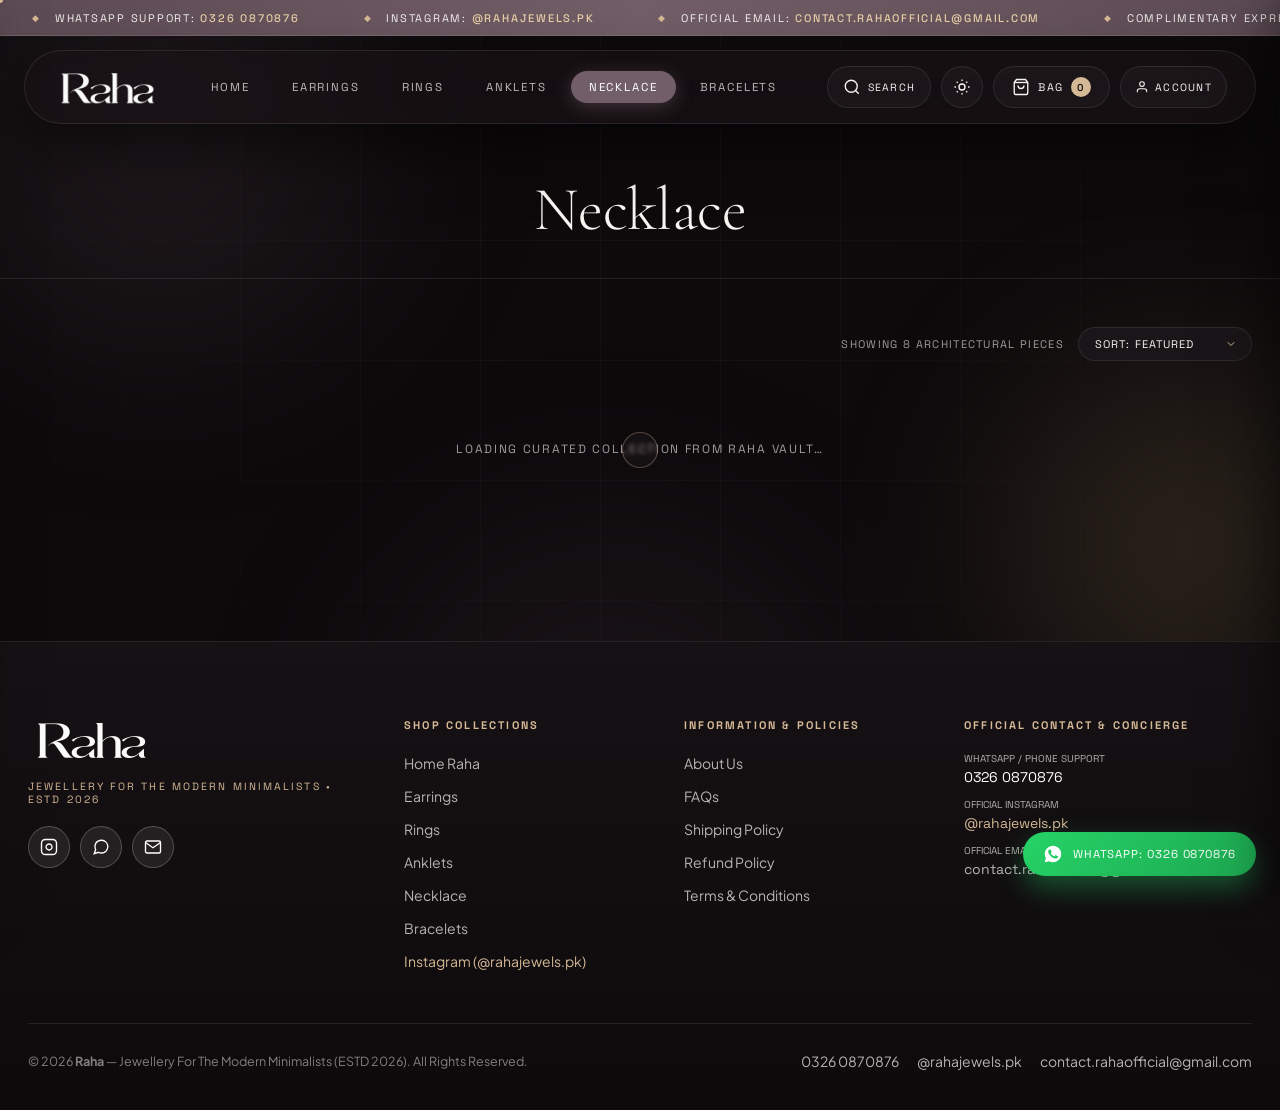
<file: necklace.html>
<!DOCTYPE html>
<html lang="en">
<head>
  <link rel="preconnect" href="https://zqlhbmyiyeyflcflicsv.supabase.co">
  <meta charset="UTF-8">
  <meta name="viewport" content="width=device-width, initial-scale=1.0">
  <!-- RAHA SEO & STRUCTURED DATA START -->
  <title>Necklaces Online in Pakistan — Gold Chains, Pendants & Pearl Chokers | Raha Jewels</title>
  <meta name="description" content="Shop minimalist necklaces online in Pakistan at Raha Jewels. Discover delicate pendants, herringbone chains, and layered necklaces with fast delivery nationwide.">
  <meta name="keywords" content="necklaces Pakistan, gold chain online Pakistan, pendant necklace Pakistan, minimalist necklace, pearl choker Pakistan, Raha Jewels necklace">
  <meta name="robots" content="index, follow, max-image-preview:large, max-snippet:-1">
  <meta name="author" content="Raha Jewels">
  <meta name="theme-color" content="#120c10">
  <meta name="geo.region" content="PK">
  <meta name="geo.placename" content="Pakistan">
  <link rel="canonical" href="https://rahajewels.pk/necklace.html">
  <meta property="og:type" content="website">
  <meta property="og:site_name" content="Raha Jewels">
  <meta property="og:locale" content="en_PK">
  <meta property="og:title" content="Necklaces Online in Pakistan — Gold Chains, Pendants & Pearl Chokers | Raha Jewels">
  <meta property="og:description" content="Shop minimalist necklaces online in Pakistan at Raha Jewels. Discover delicate pendants, herringbone chains, and layered necklaces with fast delivery nationwide.">
  <meta property="og:url" content="https://rahajewels.pk/necklace.html">
  <meta property="og:image" content="https://rahajewels.pk/Assets/Main%20Raha%20logo%20with%20slogan%20(The%20actual%20logo).webp">
  <meta property="og:image:alt" content="Raha Jewels — Jewellery For The Modern Minimalists">
  <meta name="twitter:card" content="summary_large_image">
  <meta name="twitter:title" content="Necklaces Online in Pakistan — Gold Chains, Pendants & Pearl Chokers | Raha Jewels">
  <meta name="twitter:description" content="Shop minimalist necklaces online in Pakistan at Raha Jewels. Discover delicate pendants, herringbone chains, and layered necklaces with fast delivery nationwide.">
  <meta name="twitter:image" content="https://rahajewels.pk/Assets/Main%20Raha%20logo%20with%20slogan%20(The%20actual%20logo).webp">
  <script type="application/ld+json">{"@context": "https://schema.org", "@type": "CollectionPage", "name": "Necklaces Collection — Raha Jewels", "url": "https://rahajewels.pk/necklace.html", "description": "Curated minimalist necklaces, pendants, and chains in Pakistan by Raha Jewels."}</script>
  <script type="application/ld+json">{"@context": "https://schema.org", "@type": "BreadcrumbList", "itemListElement": [{"@type": "ListItem", "position": 1, "name": "Home", "item": "https://rahajewels.pk/"}, {"@type": "ListItem", "position": 2, "name": "Necklace", "item": "https://rahajewels.pk/necklace.html"}]}</script>
  <!-- RAHA SEO & STRUCTURED DATA END -->
  <link rel="icon" href="/favicon.ico" sizes="48x48">
  <link rel="icon" type="image/png" sizes="192x192" href="Assets/raha-favicon.png">
  <link rel="apple-touch-icon" sizes="192x192" href="Assets/raha-favicon.png">
  <link rel="preconnect" href="https://fonts.googleapis.com">
  <link rel="preconnect" href="https://fonts.gstatic.com" crossorigin>
  <link rel="stylesheet" href="https://fonts.googleapis.com/css2?family=Cormorant+Garamond:ital,wght@0,300;0,400;0,500;0,600;1,400&family=Plus+Jakarta+Sans:wght@300;400;500;600&family=Space+Grotesk:wght@300;400;500;600&display=swap">
  <link rel="stylesheet" href="Assets/css/raha-atelier.css?v=20261126_v77">
</head>
<body>
  <!-- Ambient Futuristic Background Shaders & Architectural Grid -->
  <div class="raha-ambient-canvas" aria-hidden="true">
    <div class="raha-ambient-orb raha-ambient-orb--1"></div>
    <div class="raha-ambient-orb raha-ambient-orb--2"></div>
    <div class="raha-ambient-orb raha-ambient-orb--3"></div>
  </div>
  <div class="raha-arch-grid" aria-hidden="true"></div>

  <!-- Custom Magnetic Luxury Cursor -->
  <div class="raha-cursor-dot" aria-hidden="true"></div>
  <div class="raha-cursor-ring" aria-hidden="true"></div>

  <!-- Top Kinetic Announcement Marquee -->
  <div class="raha-marquee" role="region" aria-label="Raha Announcements">
    <div class="raha-marquee__track">
      
      <span class="raha-marquee__item">
        <span class="raha-marquee__diamond">◆</span>
        <span>WhatsApp Support: <a href="https://wa.me/923260870876" target="_blank" rel="noopener">0326 0870876</a></span>
      </span>
      <span class="raha-marquee__item">
        <span class="raha-marquee__diamond">◆</span>
        <span>Instagram: <a href="https://www.instagram.com/rahajewels.pk?fqnt=eDl6ZzE3NjEwMXFl" target="_blank" rel="noopener">@rahajewels.pk</a></span>
      </span>
      <span class="raha-marquee__item">
        <span class="raha-marquee__diamond">◆</span>
        <span>Official Email: <a href="mailto:contact.rahaofficial@gmail.com">contact.rahaofficial@gmail.com</a></span>
      </span>
      <span class="raha-marquee__item">
        <span class="raha-marquee__diamond">◆</span>
        <span>Complimentary Express Delivery on Orders Above Rs 3,500 • 100% Waterproof &amp; Anti-Tarnish Gold Plated</span>
      </span>
      
      <span class="raha-marquee__item">
        <span class="raha-marquee__diamond">◆</span>
        <span>WhatsApp Support: <a href="https://wa.me/923260870876" target="_blank" rel="noopener">0326 0870876</a></span>
      </span>
      <span class="raha-marquee__item">
        <span class="raha-marquee__diamond">◆</span>
        <span>Instagram: <a href="https://www.instagram.com/rahajewels.pk?fqnt=eDl6ZzE3NjEwMXFl" target="_blank" rel="noopener">@rahajewels.pk</a></span>
      </span>
      <span class="raha-marquee__item">
        <span class="raha-marquee__diamond">◆</span>
        <span>Official Email: <a href="mailto:contact.rahaofficial@gmail.com">contact.rahaofficial@gmail.com</a></span>
      </span>
      <span class="raha-marquee__item">
        <span class="raha-marquee__diamond">◆</span>
        <span>Complimentary Express Delivery on Orders Above Rs 3,500 • 100% Waterproof &amp; Anti-Tarnish Gold Plated</span>
      </span>
    </div>
  </div>

  <!-- Pure Minimalist Floating Glassmorphic Capsule Header -->
  <header class="raha-header-wrap">
    <div class="raha-header">
      <div style="display:flex;align-items:center;gap:12px;">
        <button type="button" class="raha-icon-btn raha-mobile-toggle" data-open-mobile-menu aria-label="Open Navigation Menu">
          <svg viewBox="0 0 24 24" fill="none" stroke="currentColor" stroke-width="1.8">
            <line x1="3" y1="6" x2="21" y2="6"></line>
            <line x1="3" y1="12" x2="21" y2="12"></line>
            <line x1="3" y1="18" x2="15" y2="18"></line>
          </svg>
        </button>
        <a href="index.html" class="raha-logo-link" aria-label="Raha — Jewellery For The Modern Minimalists Home">
          <img src="Assets/Raha logo white with transparent background.webp" alt="Raha" class="raha-logo-img raha-logo-img--light" decoding="async">
          <img src="Assets/Raha logo black with transparent background.webp" alt="Raha" class="raha-logo-img raha-logo-img--dark" decoding="async">
        </a>
      </div>

      <nav aria-label="Primary Raha Navigation">
        <ul class="raha-nav">
          <li><a href="index.html" class="raha-nav__link">Home</a></li>
          <li><a href="earrings.html" class="raha-nav__link">Earrings</a></li>
          <li><a href="rings.html" class="raha-nav__link">Rings</a></li>
          <li><a href="anklets.html" class="raha-nav__link">Anklets</a></li>
          <li><a href="necklace.html" class="raha-nav__link is-active">Necklace</a></li>
          <li><a href="bracelets.html" class="raha-nav__link">Bracelets</a></li>
          
        </ul>
      </nav>

      <div class="raha-header__actions">
        <!-- Minimalist Spotlight Search Trigger -->
        <button type="button" class="raha-icon-btn" data-open-search aria-label="Search Raha Catalog &amp; SKUs" title="Search Pieces &amp; SKUs (Ctrl+K)" style="width:auto;padding:0 15px;border-radius:100px;gap:7px;font-family:var(--font-mono);font-size:10.5px;letter-spacing:0.12em;text-transform:uppercase;">
          <svg viewBox="0 0 24 24" fill="none" stroke="currentColor" stroke-width="1.8">
            <circle cx="11" cy="11" r="8"></circle>
            <line x1="21" y1="21" x2="16.65" y2="16.65"></line>
          </svg>
          <span>Search</span>
        </button>

        <button type="button" class="raha-icon-btn" data-theme-toggle aria-label="Toggle Theme Atmosphere" title="Switch Theme">
          <svg viewBox="0 0 24 24" fill="none" stroke="currentColor" stroke-width="1.8">
            <circle cx="12" cy="12" r="4"></circle>
            <path d="M12 2v2M12 20v2M4.93 4.93l1.41 1.41M17.66 17.66l1.41 1.41M2 12h2M20 12h2M6.34 17.66l-1.41 1.41M19.07 4.93l-1.41 1.41"></path>
          </svg>
        </button>

        <button type="button" class="raha-icon-btn raha-bag-btn" data-open-bag aria-label="Open Shopping Bag">
          <svg viewBox="0 0 24 24" fill="none" stroke="currentColor" stroke-width="1.8">
            <path d="M6 2L3 6v14a2 2 0 002 2h14a2 2 0 002-2V6l-3-4z"></path>
            <line x1="3" y1="6" x2="21" y2="6"></line>
            <path d="M16 10a4 4 0 01-8 0"></path>
          </svg>
          <span>Bag</span>
          <span class="raha-bag-count">0</span>
        </button>

        <!-- Customer Account / Auth Trigger -->
        <button type="button" class="raha-icon-btn raha-auth-btn" data-auth-trigger aria-label="Customer Account Login / Sign Up" style="width:auto;padding:0 14px;border-radius:100px;gap:6px;font-family:var(--font-mono);font-size:10.5px;letter-spacing:0.12em;text-transform:uppercase;">
          <svg viewBox="0 0 24 24" fill="none" stroke="currentColor" stroke-width="1.8" style="width:14px;height:14px;">
            <path d="M20 21v-2a4 4 0 0 0-4-4H8a4 4 0 0 0-4 4v2"></path>
            <circle cx="12" cy="7" r="4"></circle>
          </svg>
          <span class="raha-auth-label">Account</span>
        </button>
      </div>
    </div>
  </header>

  <main>
    <!-- CATEGORY ARCHITECTURAL HERO BANNER -->
    <section class="raha-cat-banner">
      <div class="raha-container">
        <h1 class="raha-hero__title" style="font-size:clamp(38px, 4.8vw, 68px);margin-bottom:0;">
          Necklace
        </h1>

        <!-- Quick Category Cross-Navigation Pills (Mobile Only) -->
        <div class="raha-mobile-cat-pills">
          <a href="earrings.html" class="raha-filter-btn " style="text-decoration:none;">Earrings</a>
          <a href="rings.html" class="raha-filter-btn " style="text-decoration:none;">Rings</a>
          <a href="anklets.html" class="raha-filter-btn " style="text-decoration:none;">Anklets</a>
          <a href="necklace.html" class="raha-filter-btn is-active" style="text-decoration:none;">Necklace</a>
          <a href="bracelets.html" class="raha-filter-btn " style="text-decoration:none;">Bracelets</a>
        </div>
      </div>
    </section>

    <!-- FILTER & SORT TOOLBAR + PRODUCT GRID -->
    <section class="raha-section" style="padding-top:24px;">
      <div class="raha-container">
        <div class="raha-cat-toolbar">
          <div style="display:flex;align-items:center;gap:14px;flex-wrap:wrap;">
            <span id="raha-cat-count" style="font-family:var(--font-mono);font-size:11px;letter-spacing:0.12em;text-transform:uppercase;color:var(--text-muted);">
              Showing 8 Architectural Pieces
            </span>
            <select id="raha-sort-select" class="raha-sort-dropdown" aria-label="Sort Collection">
              <option value="featured">Sort: Featured</option>
              <option value="price-asc">Price: Low to High</option>
              <option value="price-desc">Price: High to Low</option>
              <option value="rating-desc">Highest Rated</option>
            </select>
          </div>
        </div>

        <ul class="raha-product-grid" id="raha-category-grid">
          <li style="grid-column:1 / -1;text-align:center;padding:48px 20px;color:var(--text-muted);font-family:var(--font-mono);font-size:12px;letter-spacing:0.14em;text-transform:uppercase;">Loading curated collection from Raha Vault…</li>
        </ul>
      </div>
    </section>
  </main>

  <!-- Luxury Footer with Complete Official Raha Contact & Social Integration -->
  <footer class="raha-footer">
    <div class="raha-container">
      <div class="raha-footer__grid">
        <!-- Column 1: Official Raha Identity -->
        <div>
          <a href="index.html" style="display:inline-block;margin-bottom:16px;">
            <img src="Assets/Raha logo white with transparent background.webp" alt="Raha — Jewellery For The Modern Minimalists" style="height:42px;width:auto;" decoding="async">
          </a>
          <p style="font-family:var(--font-mono);font-size:10.5px;letter-spacing:0.2em;text-transform:uppercase;color:var(--raha-gold);margin-bottom:20px;">
            Jewellery For The Modern Minimalists • ESTD 2026
          </p>
          <!-- Footer Social Icon Bar -->
          <div style="display:flex;gap:10px;align-items:center;">
            <a href="https://www.instagram.com/rahajewels.pk?fqnt=eDl6ZzE3NjEwMXFl" target="_blank" rel="noopener" class="raha-icon-btn raha-footer-social-btn" aria-label="Instagram @rahajewels.pk" title="Instagram @rahajewels.pk">
              <svg viewBox="0 0 24 24" fill="none" stroke="currentColor" stroke-width="1.8">
                <rect x="2" y="2" width="20" height="20" rx="5" ry="5"></rect>
                <path d="M16 11.37A4 4 0 1112.63 8 4 4 0 0116 11.37z"></path>
                <line x1="17.5" y1="6.5" x2="17.51" y2="6.5"></line>
              </svg>
            </a>
            <a href="https://wa.me/923260870876" target="_blank" rel="noopener" class="raha-icon-btn raha-footer-social-btn" aria-label="WhatsApp 0326 0870876" title="WhatsApp 0326 0870876">
              <svg viewBox="0 0 24 24" fill="none" stroke="currentColor" stroke-width="1.8">
                <path d="M21 11.5a8.38 8.38 0 01-.9 3.8 8.5 8.5 0 01-7.6 4.7 8.38 8.38 0 01-3.8-.9L3 21l1.9-5.7a8.38 8.38 0 01-.9-3.8 8.5 8.5 0 014.7-7.6 8.38 8.38 0 013.8-.9h.5a8.48 8.48 0 018 8v.5z"></path>
              </svg>
            </a>
            <a href="mailto:contact.rahaofficial@gmail.com" class="raha-icon-btn raha-footer-social-btn" aria-label="Email contact.rahaofficial@gmail.com" title="Email contact.rahaofficial@gmail.com">
              <svg viewBox="0 0 24 24" fill="none" stroke="currentColor" stroke-width="1.8">
                <path d="M4 4h16c1.1 0 2 .9 2 2v12c0 1.1-.9 2-2 2H4c-1.1 0-2-.9-2-2V6c0-1.1.9-2 2-2z"></path>
                <polyline points="22,6 12,13 2,6"></polyline>
              </svg>
            </a>
          </div>
        </div>

        <!-- Column 2: Shop Collections Menu (Includes Instagram Link) -->
        <div>
          <h3 class="raha-footer__heading">Shop Collections</h3>
          <ul class="raha-footer__list">
            <li><a href="index.html" class="raha-footer__link">Home Raha</a></li>
            <li><a href="earrings.html" class="raha-footer__link">Earrings</a></li>
            <li><a href="rings.html" class="raha-footer__link">Rings</a></li>
            <li><a href="anklets.html" class="raha-footer__link">Anklets</a></li>
            <li><a href="necklace.html" class="raha-footer__link">Necklace</a></li>
            <li><a href="bracelets.html" class="raha-footer__link">Bracelets</a></li>
            <li><a href="https://www.instagram.com/rahajewels.pk?fqnt=eDl6ZzE3NjEwMXFl" target="_blank" rel="noopener" class="raha-footer__link" style="color:var(--raha-gold);">Instagram (@rahajewels.pk)</a></li>
          </ul>
        </div>

        <!-- Column 3: Information & Store Policies (Footer-Exclusive Navigation) -->
        <div>
          <h3 class="raha-footer__heading">Information &amp; Policies</h3>
          <ul class="raha-footer__list">
            <li><a href="about-us.html" class="raha-footer__link">About Us</a></li>
            <li><a href="faqs.html" class="raha-footer__link">FAQs</a></li>
            <li><a href="shipping-policy.html" class="raha-footer__link">Shipping Policy</a></li>
            <li><a href="refund-policy.html" class="raha-footer__link">Refund Policy</a></li>
            <li><a href="terms-and-conditions.html" class="raha-footer__link">Terms &amp; Conditions</a></li>
          </ul>
        </div>

        <!-- Column 4: Official Contact Concierge -->
        <div>
          <h3 class="raha-footer__heading">Official Contact &amp; Concierge</h3>
          <ul class="raha-footer__list">
            <li>
              <span style="display:block;font-family:var(--font-mono);font-size:10px;text-transform:uppercase;color:rgba(247,244,242,0.68);">WhatsApp / Phone Support</span>
              <a href="https://wa.me/923260870876" target="_blank" rel="noopener" class="raha-footer__link" style="font-family:var(--font-mono);color:#fff;">0326 0870876</a>
            </li>
            <li>
              <span style="display:block;font-family:var(--font-mono);font-size:10px;text-transform:uppercase;color:rgba(247,244,242,0.68);">Official Instagram</span>
              <a href="https://www.instagram.com/rahajewels.pk?fqnt=eDl6ZzE3NjEwMXFl" target="_blank" rel="noopener" class="raha-footer__link" style="font-family:var(--font-mono);color:var(--raha-gold);">@rahajewels.pk</a>
            </li>
            <li>
              <span style="display:block;font-family:var(--font-mono);font-size:10px;text-transform:uppercase;color:rgba(247,244,242,0.68);">Official Email</span>
              <a href="mailto:contact.rahaofficial@gmail.com" class="raha-footer__link" style="font-family:var(--font-mono);">contact.rahaofficial@gmail.com</a>
            </li>
          </ul>
        </div>
      </div>

      <div class="raha-footer__bottom">
        <div>&copy; 2026 <strong>Raha</strong> — Jewellery For The Modern Minimalists (ESTD 2026). All Rights Reserved.</div>
        <div style="display:flex;gap:18px;flex-wrap:wrap;">
          <a href="https://wa.me/923260870876" target="_blank" rel="noopener" class="raha-footer__link">0326 0870876</a>
          <a href="https://www.instagram.com/rahajewels.pk?fqnt=eDl6ZzE3NjEwMXFl" target="_blank" rel="noopener" class="raha-footer__link">@rahajewels.pk</a>
          <a href="mailto:contact.rahaofficial@gmail.com" class="raha-footer__link">contact.rahaofficial@gmail.com</a>
        </div>
      </div>
    </div>
  </footer>

  <!-- Shared Backdrop for Drawers, Spotlight Search & Quick-View Modal -->
  <div class="raha-backdrop" id="raha-backdrop"></div>

  <!-- Spotlight Command-Palette Search & Delivery Concierge Modal -->
  <div class="raha-spotlight-modal" id="raha-spotlight-modal" role="dialog" aria-modal="true" aria-label="Search Raha Catalog">
    <div class="raha-spotlight-box">
      <div class="raha-spotlight-bar">
        <select class="raha-spotlight-cat" id="raha-global-search-cat" aria-label="Filter by Department">
          <option value="all">All Archetypes</option>
          <option value="earrings">Earrings</option>
          <option value="rings">Rings</option>
          <option value="anklets">Anklets</option>
          <option value="necklace">Necklace</option>
          <option value="bracelets">Bracelets</option>
        </select>
        <input type="search"
               id="raha-global-search-input"
               class="raha-spotlight-input"
               placeholder="Search by piece name, finish, or SKU (e.g. hoops, herringbone, RAHA-EAR-01)..."
               autocomplete="off">
        <button type="button" class="raha-icon-btn" data-close-overlay aria-label="Close Search" style="width:34px;height:34px;">&times;</button>
      </div>
      <div style="padding:10px 22px;background:rgba(114,94,103,0.14);border-bottom:1px solid var(--border-subtle);display:flex;justify-content:space-between;align-items:center;flex-wrap:wrap;gap:8px;font-family:var(--font-mono);font-size:10.5px;">
        <span style="color:var(--text-secondary);">📍 Deliver to Pakistan: <strong style="color:var(--raha-gold);cursor:pointer;" data-deliver-toggle data-deliver-city>Karachi • Express 24h</strong> (Click city to switch)</span>
        <span style="color:var(--text-muted);">Free Express Delivery Above Rs 3,500</span>
      </div>
      <div class="raha-spotlight-results" id="raha-global-search-results"></div>
    </div>
  </div>

  <!-- Left Slide-Out Mobile Menu Drawer -->
  <aside class="raha-drawer raha-drawer--left" id="raha-mobile-drawer" aria-label="Mobile Navigation Drawer">
    <div class="raha-drawer__head">
      <a href="index.html" class="raha-logo-link">
        <img src="Assets/Raha logo white with transparent background.webp" alt="Raha" class="raha-logo-img raha-logo-img--light" style="height:30px;" decoding="async">
        <img src="Assets/Raha logo black with transparent background.webp" alt="Raha" class="raha-logo-img raha-logo-img--dark" style="height:30px;" decoding="async">
      </a>
      <button type="button" class="raha-icon-btn" data-close-overlay aria-label="Close Menu">&times;</button>
    </div>
    <div class="raha-drawer__body">
      <div style="margin-bottom:24px;">
        <a href="index.html" style="display:flex;justify-content:space-between;align-items:center;padding:14px 0;border-bottom:1px solid var(--border-subtle);text-decoration:none;font-family:var(--font-serif);font-size:22px;color:var(--text-primary);"><span>Home</span><span style="font-family:var(--font-mono);font-size:12px;color:var(--raha-gold);">→</span></a>
<a href="earrings.html" style="display:flex;justify-content:space-between;align-items:center;padding:14px 0;border-bottom:1px solid var(--border-subtle);text-decoration:none;font-family:var(--font-serif);font-size:22px;color:var(--text-primary);"><span>Earrings</span><span style="font-family:var(--font-mono);font-size:12px;color:var(--raha-gold);">→</span></a>
<a href="rings.html" style="display:flex;justify-content:space-between;align-items:center;padding:14px 0;border-bottom:1px solid var(--border-subtle);text-decoration:none;font-family:var(--font-serif);font-size:22px;color:var(--text-primary);"><span>Rings</span><span style="font-family:var(--font-mono);font-size:12px;color:var(--raha-gold);">→</span></a>
<a href="anklets.html" style="display:flex;justify-content:space-between;align-items:center;padding:14px 0;border-bottom:1px solid var(--border-subtle);text-decoration:none;font-family:var(--font-serif);font-size:22px;color:var(--text-primary);"><span>Anklets</span><span style="font-family:var(--font-mono);font-size:12px;color:var(--raha-gold);">→</span></a>
<a href="necklace.html" style="display:flex;justify-content:space-between;align-items:center;padding:14px 0;border-bottom:1px solid var(--border-subtle);text-decoration:none;font-family:var(--font-serif);font-size:22px;color:var(--raha-gold);font-weight:600;"><span>Necklace</span><span style="font-family:var(--font-mono);font-size:12px;color:var(--raha-gold);">→</span></a>
<a href="bracelets.html" style="display:flex;justify-content:space-between;align-items:center;padding:14px 0;border-bottom:1px solid var(--border-subtle);text-decoration:none;font-family:var(--font-serif);font-size:22px;color:var(--text-primary);"><span>Bracelets</span><span style="font-family:var(--font-mono);font-size:12px;color:var(--raha-gold);">→</span></a>

      </div>
      <div style="padding:18px;border-radius:18px;border:1px solid var(--border-subtle);background:var(--bg-card);">
        <div style="font-family:var(--font-mono);font-size:10px;letter-spacing:0.18em;text-transform:uppercase;color:var(--raha-gold);margin-bottom:20px;">
          Official Raha Concierge
        </div>
        <p style="margin-bottom:10px;font-size:13px;">
          <a href="https://wa.me/923260870876" target="_blank" rel="noopener" style="color:var(--text-primary);text-decoration:none;">WhatsApp: <strong>0326 0870876</strong></a>
        </p>
        <p style="margin-bottom:10px;font-size:13px;">
          <a href="https://www.instagram.com/rahajewels.pk?fqnt=eDl6ZzE3NjEwMXFl" target="_blank" rel="noopener" style="color:var(--raha-gold);text-decoration:none;">Instagram: <strong>@rahajewels.pk</strong></a>
        </p>
        <p style="font-size:13px;">
          <a href="mailto:contact.rahaofficial@gmail.com" style="color:var(--text-secondary);text-decoration:none;">contact.rahaofficial@gmail.com</a>
        </p>
      </div>
    </div>
  </aside>

  <!-- Right Slide-Out Shopping Bag Drawer -->
  <aside class="raha-drawer" id="raha-bag-drawer" aria-label="Raha Shopping Bag">
    <div class="raha-drawer__head">
      <h2 class="raha-drawer__title">Your Raha Bag</h2>
      <button type="button" class="raha-icon-btn" data-close-overlay aria-label="Close Bag">&times;</button>
    </div>
    <div class="raha-fsb">
      <div class="raha-fsb__text" id="raha-fsb-text">Enjoy <strong style="color:var(--raha-gold);">Free Express Delivery</strong> on orders above Rs 3,500</div>
      <div class="raha-fsb__bar">
        <div class="raha-fsb__fill" id="raha-fsb-fill" style="width:0%;"></div>
      </div>
    </div>
    <div class="raha-drawer__body" id="raha-bag-items"></div>
    <div class="raha-drawer__foot">
      <div style="display:flex;justify-content:space-between;align-items:center;margin-bottom:14px;">
        <span style="font-family:var(--font-mono);font-size:11px;letter-spacing:0.15em;text-transform:uppercase;color:var(--text-secondary);">Estimated Subtotal</span>
        <span style="font-family:var(--font-mono);font-size:18px;font-weight:600;color:var(--raha-gold);" id="raha-bag-subtotal">Rs 0</span>
      </div>
      <button type="button" class="raha-btn raha-btn--primary" id="raha-cod-checkout-btn" style="width:100%;padding:14px 20px;">
        <span>Checkout</span>
      </button>
    </div>
  </aside>

  <!-- Cash on Delivery (COD) Customer Address & Details Modal -->
  <div class="raha-cod-modal" id="raha-cod-modal" role="dialog" aria-modal="true" aria-labelledby="raha-cod-modal-title">
    <div class="raha-cod-modal__box">
      <div class="raha-cod-modal__head">
        <div>
          <div style="font-family:var(--font-mono);font-size:10px;letter-spacing:0.18em;text-transform:uppercase;color:var(--raha-gold);margin-bottom:4px;">Pakistan Express Dispatch • Pay at Doorstep</div>
          <h3 style="font-family:var(--font-serif);font-size:28px;font-weight:400;color:var(--text-primary);" id="raha-cod-modal-title">Cash on Delivery Checkout</h3>
        </div>
        <button type="button" class="raha-icon-btn" data-close-overlay aria-label="Close Cash on Delivery Modal">&times;</button>
      </div>

      <!-- Step 1: Address, Phone No, Name & Email Form + Live Order Summary -->
      <div id="raha-cod-form-view" class="raha-cod-modal__grid">
        <form id="raha-cod-form" novalidate>
          <div class="raha-cod-error" id="raha-cod-error">
            Please enter your Full Name, Phone Number, Email Address, and Complete Delivery Address to confirm your Cash on Delivery order.
          </div>

          <div class="raha-cod-field-row">
            <div class="raha-cod-field">
              <label class="raha-cod-label" for="cod-input-name">Full Name <span>*</span></label>
              <input type="text" id="cod-input-name" class="raha-cod-input" placeholder="e.g. Ayesha Khan" required autocomplete="name">
            </div>
            <div class="raha-cod-field">
              <label class="raha-cod-label" for="cod-input-phone">Phone / WhatsApp No. <span>*</span></label>
              <input type="tel" id="cod-input-phone" class="raha-cod-input" placeholder="e.g. +92 300 1234567" required autocomplete="tel">
            </div>
          </div>

          <div class="raha-cod-field-row">
            <div class="raha-cod-field">
              <label class="raha-cod-label" for="cod-input-email">Email Address <span>*</span></label>
              <input type="email" id="cod-input-email" class="raha-cod-input" placeholder="e.g. ayesha@example.com" required autocomplete="email">
            </div>
            <div class="raha-cod-field">
              <label class="raha-cod-label" for="cod-input-city">Delivery City <span>*</span></label>
              <select id="cod-input-city" class="raha-cod-input" required autocomplete="address-level2" style="background:#171215;color:var(--text-primary);cursor:pointer;">
                <option value="" disabled selected>Select Your City...</option>
                <option value="Karachi">Karachi</option>
                <option value="Lahore">Lahore</option>
                <option value="Islamabad">Islamabad</option>
                <option value="Rawalpindi">Rawalpindi</option>
                <option value="Faisalabad">Faisalabad</option>
                <option value="Multan">Multan</option>
                <option value="Peshawar">Peshawar</option>
                <option value="Quetta">Quetta</option>
                <option value="Sialkot">Sialkot</option>
                <option value="Gujranwala">Gujranwala</option>
                <option value="Hyderabad">Hyderabad</option>
                <option value="Abbottabad">Abbottabad</option>
                <option value="Bahawalpur">Bahawalpur</option>
                <option value="Sargodha">Sargodha</option>
                <option value="Sukkur">Sukkur</option>
                <option value="Larkana">Larkana</option>
                <option value="Wah Cantt">Wah Cantt</option>
                <option value="Taxila">Taxila</option>
                <option value="Jhelum">Jhelum</option>
                <option value="Gujrat">Gujrat</option>
                <option value="Sahiwal">Sahiwal</option>
                <option value="Mardan">Mardan</option>
                <option value="Kasur">Kasur</option>
                <option value="Rahim Yar Khan">Rahim Yar Khan</option>
                <option value="Dera Ghazi Khan">Dera Ghazi Khan</option>
                <option value="Sheikhupura">Sheikhupura</option>
                <option value="Muzaffarabad">Muzaffarabad (AJK)</option>
                <option value="Mirpur">Mirpur (AJK)</option>
                <option value="Gilgit">Gilgit</option>
                <option value="Other City">Other City (Nationwide)</option>
              </select>
              <input type="text" id="cod-input-city-other" class="raha-cod-input" placeholder="Type your city name..." style="display:none;margin-top:8px;">
            </div>
          </div>

          <div class="raha-cod-field">
            <label class="raha-cod-label" for="cod-input-address">Complete Street Delivery Address <span>*</span></label>
            <textarea id="cod-input-address" class="raha-cod-textarea" placeholder="House / Flat No., Street Name, Block / Phase / Sector, Area &amp; Nearest Landmark" required autocomplete="street-address"></textarea>
          </div>

          <div class="raha-cod-field">
            <label class="raha-cod-label" for="cod-input-notes">Delivery Note / Keepsake Gift Message (Optional)</label>
            <input type="text" id="cod-input-notes" class="raha-cod-input" placeholder="Optional instructions for rider or complimentary gift card note">
          </div>

          <div class="raha-cod-field" style="margin-top:4px;margin-bottom:6px;">
            <label class="raha-cod-label" style="margin-bottom:8px;">Select Payment Method <span>*</span></label>
            <div style="display:grid;grid-template-columns:1fr 1fr;gap:10px;" id="raha-payment-methods-grid">
              <label class="raha-payment-option is-selected" id="pay-opt-cod" style="cursor:pointer;display:flex;align-items:flex-start;gap:10px;padding:12px 14px;border-radius:12px;background:rgba(214,183,138,0.08);border:1.5px solid var(--raha-gold);transition:all 0.2s ease;">
                <input type="radio" name="raha-payment-mode" value="cod" checked style="accent-color:var(--raha-gold);margin-top:2px;cursor:pointer;">
                <div>
                  <div style="font-family:var(--font-mono);font-size:12px;font-weight:600;color:var(--text-primary);letter-spacing:0.04em;">📦 Cash on Delivery</div>
                  <div style="font-size:10.5px;color:var(--text-secondary);margin-top:2px;line-height:1.4;">Pay in cash upon doorstep delivery</div>
                </div>
              </label>
              <label class="raha-payment-option" id="pay-opt-online" style="cursor:pointer;display:flex;align-items:flex-start;gap:10px;padding:12px 14px;border-radius:12px;background:rgba(100,181,246,0.04);border:1px solid rgba(100,181,246,0.25);transition:all 0.2s ease;">
                <input type="radio" name="raha-payment-mode" value="online" style="accent-color:#64b5f6;margin-top:2px;cursor:pointer;">
                <div>
                  <div style="font-family:var(--font-mono);font-size:12px;font-weight:600;color:#64b5f6;letter-spacing:0.04em;">💳 Online Payment</div>
                  <div style="font-size:10.5px;color:var(--text-secondary);margin-top:2px;line-height:1.4;">Bank Transfer / Raast via WhatsApp</div>
                </div>
              </label>
            </div>
          </div>

          <button type="submit" class="raha-btn raha-btn--primary" id="raha-cod-submit-btn" style="width:100%;padding:15px 22px;margin-top:6px;">
            <span id="raha-cod-submit-label">Confirm Cash on Delivery Order</span>
          </button>
        </form>

        <div class="raha-cod-summary-box">
          <div>
            <div style="font-family:var(--font-mono);font-size:10.5px;letter-spacing:0.15em;text-transform:uppercase;color:var(--raha-gold);margin-bottom:20px;">
              Your Raha Order Summary
            </div>
            <div class="raha-cod-items-list" id="raha-cod-items-list"></div>
          </div>

          <div style="padding-top:14px;border-top:1px solid var(--border-subtle);display:flex;flex-direction:column;gap:8px;font-family:var(--font-mono);font-size:12px;">
            <div style="display:flex;justify-content:space-between;color:var(--text-secondary);">
              <span>Items Subtotal</span>
              <span id="raha-cod-subtotal">Rs 0</span>
            </div>
            <div style="display:flex;justify-content:space-between;color:var(--text-secondary);">
              <span>Express COD Shipping</span>
              <span id="raha-cod-shipping" style="color:var(--raha-gold);">FREE</span>
            </div>
            <div style="display:flex;justify-content:space-between;font-size:16px;font-weight:600;color:var(--text-primary);padding-top:8px;border-top:1px solid var(--border-subtle);">
              <span>Total COD Payable</span>
              <span id="raha-cod-total" style="color:var(--raha-gold);">Rs 0</span>
            </div>

          </div>
        </div>
      </div>

      <!-- Step 2: Confirmed Order Receipt View -->
      <div id="raha-cod-receipt-view" class="raha-cod-receipt" style="display:none;"></div>
    </div>
  </div>

  <!-- Customer Authentication (Login / Sign Up) Modal -->
  <div class="raha-modal" id="raha-auth-modal" role="dialog" aria-modal="true" aria-labelledby="raha-auth-modal-title">
    <div class="raha-modal__box" style="grid-template-columns:1fr;max-width:480px;padding:32px 28px;">
      <div style="display:flex;justify-content:space-between;align-items:center;margin-bottom:14px;">
        <span style="font-family:var(--font-mono);font-size:10px;letter-spacing:0.18em;text-transform:uppercase;color:var(--raha-gold);" id="raha-auth-modal-title">Raha Membership</span>
        <button type="button" class="raha-icon-btn" data-close-overlay aria-label="Close Authentication Modal">&times;</button>
      </div>

      <!-- Logged-in Profile View (when active user exists) -->
      <div id="auth-logged-in-view" style="display:none;text-align:center;padding:12px 0;">
        <div style="width:52px;height:52px;border-radius:50%;background:rgba(214,183,138,0.15);border:1px solid var(--raha-gold);display:flex;align-items:center;justify-content:center;margin:0 auto 12px;color:var(--raha-gold);font-size:22px;">👤</div>
        <h3 style="font-family:var(--font-serif);font-size:26px;font-weight:400;margin-bottom:4px;" id="auth-user-display-name">Welcome Back</h3>
        <p style="font-family:var(--font-mono);font-size:12px;color:var(--text-muted);margin-bottom:20px;" id="auth-user-display-email">customer@example.com</p>
        
        <div style="display:flex;flex-direction:column;gap:10px;">
          <button type="button" class="raha-btn raha-btn--primary" id="auth-go-to-checkout-btn" style="width:100%;padding:13px 20px;">
            <span>Proceed to Checkout</span>
          </button>
          <button type="button" class="raha-btn raha-btn--glass" id="auth-logout-btn" style="width:100%;padding:11px 20px;color:#e57373;">
            <span>Sign Out of Account</span>
          </button>
        </div>
      </div>

      <!-- Auth Form View (Tabs: Sign In vs Sign Up) -->
      <div id="auth-forms-view">
        <div id="auth-modal-banner" style="display:none;padding:10px 14px;border-radius:12px;background:rgba(214,183,138,0.14);border:1px solid var(--raha-gold);color:var(--raha-gold-light);font-size:12px;margin-bottom:14px;line-height:1.45;">
          🔒 <strong>Account Required</strong>: Please sign in or create an account to complete your Cash on Delivery order.
        </div>

        <div style="display:flex;border-bottom:1px solid var(--border-subtle);margin-bottom:18px;">
          <button type="button" class="raha-filter-pill is-active" id="auth-tab-signin" style="flex:1;border-radius:0;border:none;border-bottom:2px solid var(--raha-gold);padding:10px;background:none;color:var(--raha-gold);">Sign In</button>
          <button type="button" class="raha-filter-pill" id="auth-tab-signup" style="flex:1;border-radius:0;border:none;border-bottom:2px solid transparent;padding:10px;background:none;color:var(--text-secondary);">Create Account</button>
        </div>

        <div id="auth-error-box" style="display:none;padding:10px 14px;border-radius:12px;background:rgba(229,115,115,0.14);border:1px solid rgba(229,115,115,0.4);color:#ffcdd2;font-size:12px;margin-bottom:14px;"></div>

        <!-- Sign In Form -->
        <form id="raha-signin-form">
          <div class="raha-cod-field">
            <label class="raha-cod-label" for="signin-email">Email Address</label>
            <input type="email" id="signin-email" class="raha-cod-input" placeholder="e.g. ayesha@example.com" required autocomplete="email">
          </div>
          <div class="raha-cod-field">
            <label class="raha-cod-label" for="signin-password">Password</label>
            <input type="password" id="signin-password" class="raha-cod-input" placeholder="••••••••" required autocomplete="current-password">
          </div>
          <button type="submit" class="raha-btn raha-btn--primary" id="signin-submit-btn" style="width:100%;padding:14px;margin-top:6px;">
            <span>Sign In to Account</span>
          </button>
        </form>

        <!-- Sign Up Form -->
        <form id="raha-signup-form" style="display:none;">
          <div class="raha-cod-field">
            <label class="raha-cod-label" for="signup-name">Full Name</label>
            <input type="text" id="signup-name" class="raha-cod-input" placeholder="e.g. Ayesha Khan" required autocomplete="name">
          </div>
          <div class="raha-cod-field">
            <label class="raha-cod-label" for="signup-email">Email Address</label>
            <input type="email" id="signup-email" class="raha-cod-input" placeholder="e.g. ayesha@example.com" required autocomplete="email">
          </div>
          <div class="raha-cod-field">
            <label class="raha-cod-label" for="signup-password">Create Password</label>
            <input type="password" id="signup-password" class="raha-cod-input" placeholder="At least 6 characters..." required autocomplete="new-password">
          </div>
          <button type="submit" class="raha-btn raha-btn--primary" id="signup-submit-btn" style="width:100%;padding:14px;margin-top:6px;">
            <span>Create My Raha Account</span>
          </button>
        </form>
      </div>
    </div>
  </div>

  <!-- 360° Quick-View Inspection Modal -->
  <div class="raha-modal" id="raha-quickview-modal" role="dialog" aria-modal="true" aria-labelledby="raha-qv-title">
    <div class="raha-modal__box">
      <div style="background:#181316;position:relative;min-height:340px;">
        <img src="Assets/Main Raha logo with slogan (The actual logo).webp" alt="Quick View Piece" id="raha-qv-img" style="width:100%;height:100%;object-fit:cover;display:block;" decoding="async">
      </div>
      <div style="padding:32px;display:flex;flex-direction:column;justify-content:space-between;">
        <div>
          <div style="display:flex;justify-content:space-between;align-items:center;margin-bottom:12px;">
            <span style="font-family:var(--font-mono);font-size:10.5px;letter-spacing:0.16em;text-transform:uppercase;color:var(--raha-gold);" id="raha-qv-cat">Raha Edition</span>
            <button type="button" class="raha-icon-btn" data-close-overlay aria-label="Close Quick View">&times;</button>
          </div>
          <h3 style="font-family:var(--font-serif);font-size:30px;font-weight:400;margin-bottom:12px;" id="raha-qv-title">Raha Signature Piece</h3>
          <div style="display:flex;align-items:baseline;gap:12px;margin-bottom:18px;">
            <span style="font-family:var(--font-mono);font-size:20px;color:var(--raha-gold);" id="raha-qv-price">Rs 2,450</span>
            <span style="font-family:var(--font-mono);font-size:14px;color:var(--text-muted);text-decoration:line-through;" id="raha-qv-compare">Rs 3,200</span>
          </div>
          <p style="font-size:13.5px;line-height:1.7;color:var(--text-secondary);margin-bottom:18px;">
            Precision-crafted with surgical 316L stainless steel &amp; gold-plated finish. 100% waterproof, anti-tarnish, and delivered in our signature mauve Raha keepsake box.
          </p>
          <div style="margin-bottom:22px;">
            <div style="font-family:var(--font-mono);font-size:10px;letter-spacing:0.15em;text-transform:uppercase;color:var(--text-muted);margin-bottom:8px;">Switch Inspection Angle</div>
            <div id="raha-qv-thumbs" style="display:flex;gap:8px;flex-wrap:wrap;"></div>
          </div>
        </div>
        <button type="button" class="raha-btn raha-btn--primary" id="raha-qv-add" style="width:100%;">
          <span>Add to Raha Bag</span>
        </button>
      </div>
    </div>
  </div>

  <!-- Floating Bottom-Right WhatsApp Chat Widget -->
  <a href="https://wa.me/923260870876?text=Hi%20Raha%20Jewel%20Studio!%20I%20would%20like%20assistance%20with%20an%20order."
     target="_blank"
     rel="noopener"
     class="twz-whatsapp-float"
     aria-label="WhatsApp Support 0326 0870876"
     style="color:#fff;text-decoration:none;font-family:var(--font-mono);font-size:11.5px;letter-spacing:0.08em;box-shadow:0 12px 28px rgba(37,211,102,0.35);">
    <svg viewBox="0 0 24 24" width="18" height="18" fill="currentColor">
      <path d="M12.04 2C6.58 2 2.13 6.45 2.13 11.91c0 1.75.46 3.45 1.32 4.95L2.05 22l5.25-1.38c1.45.79 3.08 1.21 4.74 1.21 5.46 0 9.91-4.45 9.91-9.91C21.95 6.45 17.5 2 12.04 2zm5.82 14.01c-.24.68-1.41 1.3-1.95 1.38-.5.08-1.13.11-1.83-.11-.42-.13-.97-.31-1.66-.61-2.92-1.26-4.82-4.21-4.97-4.41-.15-.2-1.19-1.58-1.19-3.01 0-1.43.75-2.13 1.02-2.42.27-.29.59-.36.79-.36.2 0 .4 0 .57.01.18.01.43-.07.67.51.24.58.82 2.01.89 2.16.07.15.12.32.02.52-.1.2-.15.32-.3.49-.15.17-.31.38-.44.51-.15.15-.3.31-.13.6.17.29.76 1.25 1.63 2.02 1.12.99 2.06 1.3 2.35 1.45.29.15.46.13.63-.07.17-.2.73-.85.92-1.14.2-.29.39-.24.66-.15.27.1 1.71.81 2 .95.29.15.49.22.56.34.07.12.07.7-.17 1.38z"/>
    </svg>
    <span>WhatsApp: 0326 0870876</span>
  </a>

  <script src="Assets/js/supabase.min.js"></script>
  <script src="Assets/js/raha-supabase.js?v=20261125_v78"></script>
  <script src="Assets/js/replica-enhancements.js?v=20261125_v78"></script>
</body>
</html>
</file>
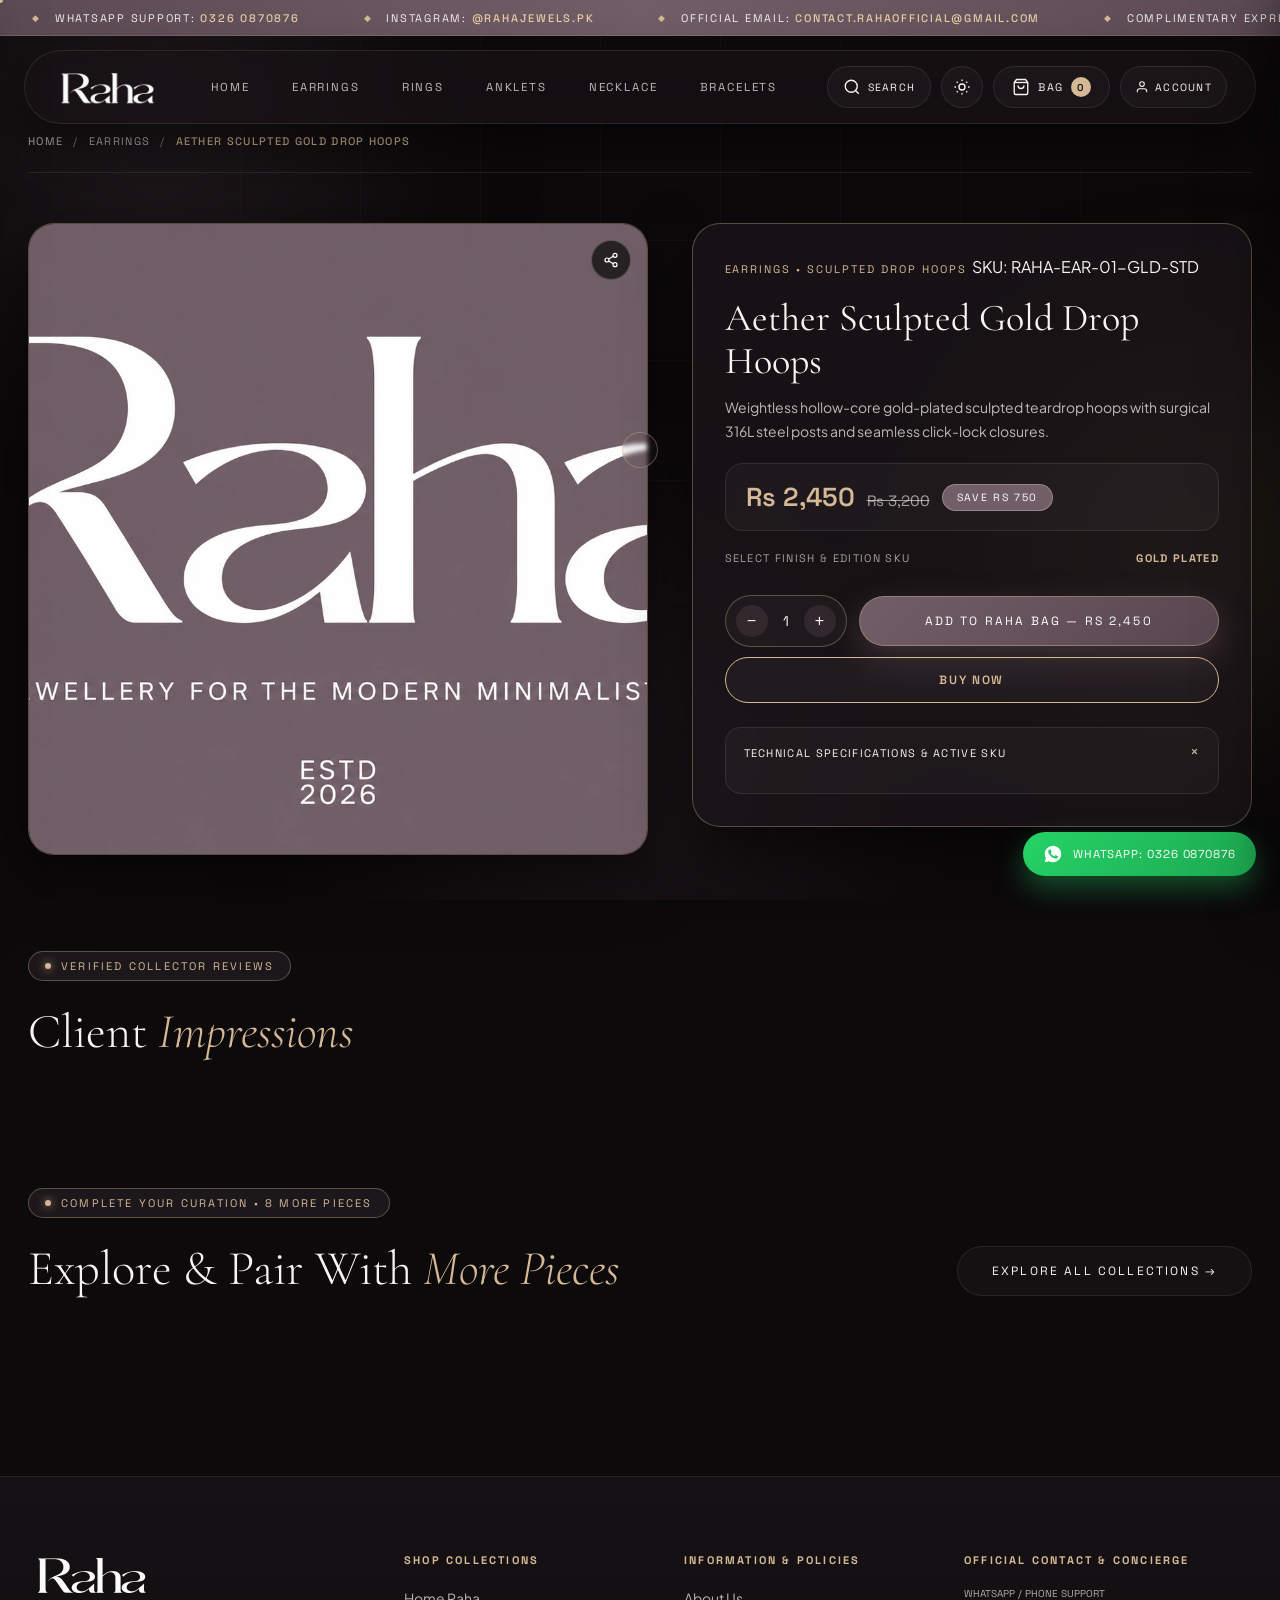
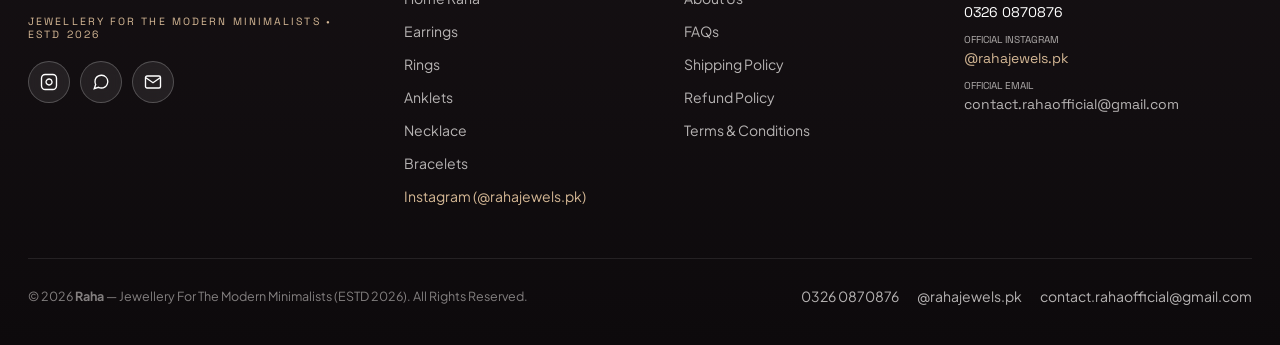
<file: product.html>
<!DOCTYPE html>
<html lang="en">
<head>
  <link rel="preconnect" href="https://zqlhbmyiyeyflcflicsv.supabase.co">
  <meta charset="UTF-8">
  <meta name="viewport" content="width=device-width, initial-scale=1.0">
  <!-- RAHA SEO & STRUCTURED DATA START -->
  <title>Shop Minimalist Jewellery Piece | Raha Jewels Pakistan</title>
  <meta name="description" content="Explore handcrafted minimalist jewellery by Raha Jewels Pakistan. Order online with nationwide Cash on Delivery or direct bank transfer via WhatsApp.">
  <meta name="keywords" content="Raha Jewels, minimalist jewellery Pakistan, earrings, bracelets, rings, necklaces, anklets, buy jewellery online Pakistan">
  <meta name="robots" content="index, follow, max-image-preview:large, max-snippet:-1">
  <meta name="author" content="Raha Jewels">
  <meta name="theme-color" content="#120c10">
  <meta name="geo.region" content="PK">
  <meta name="geo.placename" content="Pakistan">
  <link rel="canonical" href="https://rahajewels.pk/product.html">
  <meta property="og:type" content="product">
  <meta property="og:site_name" content="Raha Jewels">
  <meta property="og:locale" content="en_PK">
  <meta property="og:title" content="Shop Minimalist Jewellery Piece | Raha Jewels Pakistan">
  <meta property="og:description" content="Explore handcrafted minimalist jewellery by Raha Jewels Pakistan. Order online with nationwide Cash on Delivery or direct bank transfer via WhatsApp.">
  <meta property="og:url" content="https://rahajewels.pk/product.html">
  <meta property="og:image" content="https://rahajewels.pk/Assets/Main%20Raha%20logo%20with%20slogan%20(The%20actual%20logo).webp">
  <meta property="og:image:alt" content="Raha Jewels — Jewellery For The Modern Minimalists">
  <meta name="twitter:card" content="summary_large_image">
  <meta name="twitter:title" content="Shop Minimalist Jewellery Piece | Raha Jewels Pakistan">
  <meta name="twitter:description" content="Explore handcrafted minimalist jewellery by Raha Jewels Pakistan. Order online with nationwide Cash on Delivery or direct bank transfer via WhatsApp.">
  <meta name="twitter:image" content="https://rahajewels.pk/Assets/Main%20Raha%20logo%20with%20slogan%20(The%20actual%20logo).webp">
  <!-- RAHA SEO & STRUCTURED DATA END -->
  <link rel="icon" href="/favicon.ico" sizes="48x48">
  <link rel="icon" type="image/png" sizes="192x192" href="Assets/raha-favicon.png">
  <link rel="apple-touch-icon" sizes="192x192" href="Assets/raha-favicon.png">
  <link rel="preconnect" href="https://fonts.googleapis.com">
  <link rel="preconnect" href="https://fonts.gstatic.com" crossorigin>
  <link rel="stylesheet" href="https://fonts.googleapis.com/css2?family=Cormorant+Garamond:ital,wght@0,300;0,400;0,500;0,600;1,400&family=Plus+Jakarta+Sans:wght@300;400;500;600&family=Space+Grotesk:wght@300;400;500;600&display=swap">
  <link rel="stylesheet" href="Assets/css/raha-atelier.css?v=20261126_v77">
</head>
<body>
  <!-- Ambient Futuristic Background Shaders & Architectural Grid -->
  <div class="raha-ambient-canvas" aria-hidden="true">
    <div class="raha-ambient-orb raha-ambient-orb--1"></div>
    <div class="raha-ambient-orb raha-ambient-orb--2"></div>
    <div class="raha-ambient-orb raha-ambient-orb--3"></div>
  </div>
  <div class="raha-arch-grid" aria-hidden="true"></div>

  <!-- Custom Magnetic Luxury Cursor -->
  <div class="raha-cursor-dot" aria-hidden="true"></div>
  <div class="raha-cursor-ring" aria-hidden="true"></div>

  <!-- Top Kinetic Announcement Marquee -->
  <div class="raha-marquee" role="region" aria-label="Raha Announcements">
    <div class="raha-marquee__track">
      
      <span class="raha-marquee__item">
        <span class="raha-marquee__diamond">◆</span>
        <span>WhatsApp Support: <a href="https://wa.me/923260870876" target="_blank" rel="noopener">0326 0870876</a></span>
      </span>
      <span class="raha-marquee__item">
        <span class="raha-marquee__diamond">◆</span>
        <span>Instagram: <a href="https://www.instagram.com/rahajewels.pk?fqnt=eDl6ZzE3NjEwMXFl" target="_blank" rel="noopener">@rahajewels.pk</a></span>
      </span>
      <span class="raha-marquee__item">
        <span class="raha-marquee__diamond">◆</span>
        <span>Official Email: <a href="mailto:contact.rahaofficial@gmail.com">contact.rahaofficial@gmail.com</a></span>
      </span>
      <span class="raha-marquee__item">
        <span class="raha-marquee__diamond">◆</span>
        <span>Complimentary Express Delivery on Orders Above Rs 3,500 • 100% Waterproof &amp; Anti-Tarnish Gold Plated</span>
      </span>
      
      <span class="raha-marquee__item">
        <span class="raha-marquee__diamond">◆</span>
        <span>WhatsApp Support: <a href="https://wa.me/923260870876" target="_blank" rel="noopener">0326 0870876</a></span>
      </span>
      <span class="raha-marquee__item">
        <span class="raha-marquee__diamond">◆</span>
        <span>Instagram: <a href="https://www.instagram.com/rahajewels.pk?fqnt=eDl6ZzE3NjEwMXFl" target="_blank" rel="noopener">@rahajewels.pk</a></span>
      </span>
      <span class="raha-marquee__item">
        <span class="raha-marquee__diamond">◆</span>
        <span>Official Email: <a href="mailto:contact.rahaofficial@gmail.com">contact.rahaofficial@gmail.com</a></span>
      </span>
      <span class="raha-marquee__item">
        <span class="raha-marquee__diamond">◆</span>
        <span>Complimentary Express Delivery on Orders Above Rs 3,500 • 100% Waterproof &amp; Anti-Tarnish Gold Plated</span>
      </span>
    </div>
  </div>

  <!-- Pure Minimalist Floating Glassmorphic Capsule Header -->
  <header class="raha-header-wrap">
    <div class="raha-header">
      <div style="display:flex;align-items:center;gap:12px;">
        <button type="button" class="raha-icon-btn raha-mobile-toggle" data-open-mobile-menu aria-label="Open Navigation Menu">
          <svg viewBox="0 0 24 24" fill="none" stroke="currentColor" stroke-width="1.8">
            <line x1="3" y1="6" x2="21" y2="6"></line>
            <line x1="3" y1="12" x2="21" y2="12"></line>
            <line x1="3" y1="18" x2="15" y2="18"></line>
          </svg>
        </button>
        <a href="index.html" class="raha-logo-link" aria-label="Raha — Jewellery For The Modern Minimalists Home">
          <img src="Assets/Raha logo white with transparent background.webp" alt="Raha" class="raha-logo-img raha-logo-img--light" decoding="async">
          <img src="Assets/Raha logo black with transparent background.webp" alt="Raha" class="raha-logo-img raha-logo-img--dark" decoding="async">
        </a>
      </div>

      <nav aria-label="Primary Raha Navigation">
        <ul class="raha-nav">
          <li><a href="index.html" class="raha-nav__link">Home</a></li>
          <li><a href="earrings.html" class="raha-nav__link">Earrings</a></li>
          <li><a href="rings.html" class="raha-nav__link">Rings</a></li>
          <li><a href="anklets.html" class="raha-nav__link">Anklets</a></li>
          <li><a href="necklace.html" class="raha-nav__link">Necklace</a></li>
          <li><a href="bracelets.html" class="raha-nav__link">Bracelets</a></li>
          
        </ul>
      </nav>

      <div class="raha-header__actions">
        <!-- Minimalist Spotlight Search Trigger -->
        <button type="button" class="raha-icon-btn" data-open-search aria-label="Search Raha Catalog &amp; SKUs" title="Search Pieces &amp; SKUs (Ctrl+K)" style="width:auto;padding:0 15px;border-radius:100px;gap:7px;font-family:var(--font-mono);font-size:10.5px;letter-spacing:0.12em;text-transform:uppercase;">
          <svg viewBox="0 0 24 24" fill="none" stroke="currentColor" stroke-width="1.8">
            <circle cx="11" cy="11" r="8"></circle>
            <line x1="21" y1="21" x2="16.65" y2="16.65"></line>
          </svg>
          <span>Search</span>
        </button>

        <button type="button" class="raha-icon-btn" data-theme-toggle aria-label="Toggle Theme Atmosphere" title="Switch Theme">
          <svg viewBox="0 0 24 24" fill="none" stroke="currentColor" stroke-width="1.8">
            <circle cx="12" cy="12" r="4"></circle>
            <path d="M12 2v2M12 20v2M4.93 4.93l1.41 1.41M17.66 17.66l1.41 1.41M2 12h2M20 12h2M6.34 17.66l-1.41 1.41M19.07 4.93l-1.41 1.41"></path>
          </svg>
        </button>

        <button type="button" class="raha-icon-btn raha-bag-btn" data-open-bag aria-label="Open Shopping Bag">
          <svg viewBox="0 0 24 24" fill="none" stroke="currentColor" stroke-width="1.8">
            <path d="M6 2L3 6v14a2 2 0 002 2h14a2 2 0 002-2V6l-3-4z"></path>
            <line x1="3" y1="6" x2="21" y2="6"></line>
            <path d="M16 10a4 4 0 01-8 0"></path>
          </svg>
          <span>Bag</span>
          <span class="raha-bag-count">0</span>
        </button>

        <!-- Customer Account / Auth Trigger -->
        <button type="button" class="raha-icon-btn raha-auth-btn" data-auth-trigger aria-label="Customer Account Login / Sign Up" style="width:auto;padding:0 14px;border-radius:100px;gap:6px;font-family:var(--font-mono);font-size:10.5px;letter-spacing:0.12em;text-transform:uppercase;">
          <svg viewBox="0 0 24 24" fill="none" stroke="currentColor" stroke-width="1.8" style="width:14px;height:14px;">
            <path d="M20 21v-2a4 4 0 0 0-4-4H8a4 4 0 0 0-4 4v2"></path>
            <circle cx="12" cy="7" r="4"></circle>
          </svg>
          <span class="raha-auth-label">Account</span>
        </button>
      </div>
    </div>
  </header>

  <main id="raha-pdp-root">
    <div class="raha-container">
      <!-- Minimalist Luxury Breadcrumb Bar -->
      <div class="raha-pdp-topbar">
        <nav class="raha-breadcrumbs" id="pdp-breadcrumbs" aria-label="Breadcrumb">
          <a href="index.html">Home</a>
          <span class="raha-breadcrumbs__sep">/</span>
          <a href="earrings.html">Earrings</a>
          <span class="raha-breadcrumbs__sep">/</span>
          <span class="raha-breadcrumbs__current">Aether Sculpted Gold Drop Hoops</span>
        </nav>
      </div>
    </div>

    <!-- BALANCED 2-COLUMN LUXURY RAHA PRODUCT SUITE -->
    <section class="raha-pdp-section">
      <div class="raha-container">
        <div class="raha-pdp-layout">

          <!-- LEFT COLUMN: LARGE PORTRAIT HOVER-ZOOM STAGE + 5-ANGLE FILMSTRIP + 3 PILLARS -->
          <div class="raha-pdp-gallery-col">
            <div class="raha-pdp-stage" id="pdp-main-stage" data-cursor="Zoom">
              <img src="Assets/Main Raha logo with slogan (The actual logo).webp" alt="Raha Product Main View" id="pdp-main-img" decoding="async">
              <div class="raha-pdp-stage__FloatingBar">
                <span class="raha-pdp-stage__pill" id="pdp-img-caption">01 Studio • Primary Studio Angle (Click to Expand)</span>
                <button type="button" class="raha-pdp-share-btn" id="pdp-share-btn" aria-label="Share Product Link" title="Copy Product Link">
                  <svg viewBox="0 0 24 24" width="16" height="16" fill="none" stroke="currentColor" stroke-width="1.8">
                    <circle cx="18" cy="5" r="3"></circle>
                    <circle cx="6" cy="12" r="3"></circle>
                    <circle cx="18" cy="19" r="3"></circle>
                    <line x1="8.59" y1="13.51" x2="15.42" y2="17.49"></line>
                    <line x1="15.41" y1="6.51" x2="8.59" y2="10.49"></line>
                  </svg>
                </button>
              </div>
            </div>

            <!-- 5-Angle Interactive Filmstrip -->
            <div class="raha-pdp-filmstrip" id="pdp-thumbs" aria-label="Switch Inspection Angle"></div>
          </div>

          <!-- RIGHT COLUMN: COHESIVE LUXURY SKU CONFIGURATOR & BUY SUITE -->
          <div class="raha-pdp-config-col">
            <div class="raha-pdp-meta-top">
              <span style="font-family:var(--font-mono);font-size:11px;letter-spacing:0.18em;text-transform:uppercase;color:var(--raha-gold);" id="pdp-cat-eyebrow">
                Earrings • Sculpted Drop Hoops
              </span>
              <span class="raha-pdp-sku-pill" id="pdp-live-sku">SKU: RAHA-EAR-01-GLD-STD</span>
            </div>

            <div>
              <h1 class="raha-pdp-title" id="pdp-title">Aether Sculpted Gold Drop Hoops</h1>
              <div style="display:flex;align-items:center;gap:12px;margin-bottom:14px;font-family:var(--font-mono);font-size:11.5px;">
                <span style="color:var(--raha-gold);display:none;" id="pdp-rating-val"></span>
              </div>
              <p class="raha-pdp-subtitle" id="pdp-subtitle">
                Weightless hollow-core gold-plated sculpted teardrop hoops with surgical 316L steel posts and seamless click-lock closures.
              </p>
            </div>

            <!-- Price & Savings Bar -->
            <div class="raha-pdp-price-bar">
              <div style="display:flex;align-items:baseline;gap:12px;">
                <span class="raha-pdp-main-price" id="pdp-main-price">Rs 2,450</span>
                <del style="font-family:var(--font-mono);font-size:15px;color:var(--text-muted);" id="pdp-compare-price">Rs 3,200</del>
              </div>
              <span class="raha-badge raha-badge--sale" id="pdp-save-badge" style="font-size:10.5px;padding:6px 14px;">Save Rs 750</span>
            </div>

            <!-- 4 Metallic Orb SKU Finish Selector Cards -->
            <div>
              <div class="raha-sku-section-label">
                <span>Select Finish &amp; Edition SKU</span>
                <strong id="pdp-selected-sku-name">Gold Plated</strong>
              </div>
              <div class="raha-finish-grid" id="pdp-sku-cards" role="radiogroup" aria-label="Select SKU Finish"></div>
            </div>

            <!-- Attractive Low-Stock Scarcity Alert (Only 5 or less pieces remain) -->
            <div class="raha-stock-alert" id="pdp-stock-alert" style="display:none;">
              <div class="raha-stock-alert__beacon">
                <span class="raha-stock-alert__ping"></span>
                <span class="raha-stock-alert__dot"></span>
              </div>
              <div class="raha-stock-alert__content">
                <span class="raha-stock-alert__headline" id="pdp-stock-alert-text">Only 5 pieces remain</span>
                <span class="raha-stock-alert__sub" id="pdp-stock-alert-sub">High Collector Demand • Dispatches Same-Day</span>
              </div>
            </div>

            <!-- Unified Quantity Stepper + Primary Add to Raha Bag Row -->
            <div style="display:flex;flex-direction:column;gap:10px;">
              <div class="raha-pdp-cta-row">
                <div class="raha-pdp-qty-stepper" aria-label="Quantity">
                  <button type="button" id="pdp-qty-dec" aria-label="Decrease Quantity">&minus;</button>
                  <span id="pdp-qty-val">1</span>
                  <button type="button" id="pdp-qty-inc" aria-label="Increase Quantity">+</button>
                </div>
                <button type="button" class="raha-btn raha-btn--primary" id="pdp-add-to-bag-btn" style="width:100%;" data-cursor="Add">
                  <span id="pdp-add-btn-text">Add to Raha Bag — Rs 2,450</span>
                </button>
              </div>

              <div class="raha-pdp-sub-ctas">
                <button type="button" class="raha-btn raha-btn--glass" id="pdp-buy-now-btn" style="width:100%;border-color:var(--raha-gold);color:var(--raha-gold);padding:14px 20px;font-family:var(--font-mono);font-size:12px;letter-spacing:0.14em;text-transform:uppercase;font-weight:600;display:flex;align-items:center;justify-content:center;gap:8px;">
                  <span>Buy Now</span>
                </button>
              </div>
            </div>

            <!-- Collapsible Luxury Raha Accordions -->
            <div class="raha-accordions">
              <details class="raha-accordion" open>
                <summary class="raha-accordion__summary">
                  <span>Technical Specifications &amp; Active SKU</span>
                  <span class="raha-accordion__icon">+</span>
                </summary>
                <div class="raha-accordion__body">
                  <div class="raha-spec-grid" id="pdp-specs-grid"></div>
                </div>
              </details>
            </div>
          </div>

        </div>
      </div>
    </section>

    <!-- VERIFIED COLLECTOR REVIEWS FOR THIS PIECE -->
    <section class="raha-section" style="padding-top:10px;">
      <div class="raha-container">
        <div class="raha-section__head">
          <div>
            <div class="raha-eyebrow">
              <span class="raha-eyebrow__dot"></span>
              <span>Verified Collector Reviews</span>
            </div>
            <h2 class="raha-section__title">Client <em style="font-style:italic;color:var(--raha-gold);">Impressions</em></h2>
          </div>
        </div>
        <div id="pdp-reviews-container"></div>
      </div>
    </section>

    <!-- MORE PRODUCTS TO EXPLORE & BUY -->
    <section class="raha-section" style="padding-top:10px;">
      <div class="raha-container">
        <div class="raha-section__head">
          <div>
            <div class="raha-eyebrow">
              <span class="raha-eyebrow__dot"></span>
              <span>Complete Your Curation • 8 More Pieces</span>
            </div>
            <h2 class="raha-section__title">Explore &amp; Pair With <em style="font-style:italic;color:var(--raha-gold);">More Pieces</em></h2>
          </div>
          <a href="index.html" class="raha-btn raha-btn--glass">Explore All Collections →</a>
        </div>
        <ul class="raha-product-grid" id="pdp-related-grid"></ul>
      </div>
    </section>
  </main>

  <!-- Luxury Footer with Complete Official Raha Contact & Social Integration -->
  <footer class="raha-footer">
    <div class="raha-container">
      <div class="raha-footer__grid">
        <!-- Column 1: Official Raha Identity -->
        <div>
          <a href="index.html" style="display:inline-block;margin-bottom:16px;">
            <img src="Assets/Raha logo white with transparent background.webp" alt="Raha — Jewellery For The Modern Minimalists" style="height:42px;width:auto;" decoding="async">
          </a>
          <p style="font-family:var(--font-mono);font-size:10.5px;letter-spacing:0.2em;text-transform:uppercase;color:var(--raha-gold);margin-bottom:20px;">
            Jewellery For The Modern Minimalists • ESTD 2026
          </p>
          <!-- Footer Social Icon Bar -->
          <div style="display:flex;gap:10px;align-items:center;">
            <a href="https://www.instagram.com/rahajewels.pk?fqnt=eDl6ZzE3NjEwMXFl" target="_blank" rel="noopener" class="raha-icon-btn raha-footer-social-btn" aria-label="Instagram @rahajewels.pk" title="Instagram @rahajewels.pk">
              <svg viewBox="0 0 24 24" fill="none" stroke="currentColor" stroke-width="1.8">
                <rect x="2" y="2" width="20" height="20" rx="5" ry="5"></rect>
                <path d="M16 11.37A4 4 0 1112.63 8 4 4 0 0116 11.37z"></path>
                <line x1="17.5" y1="6.5" x2="17.51" y2="6.5"></line>
              </svg>
            </a>
            <a href="https://wa.me/923260870876" target="_blank" rel="noopener" class="raha-icon-btn raha-footer-social-btn" aria-label="WhatsApp 0326 0870876" title="WhatsApp 0326 0870876">
              <svg viewBox="0 0 24 24" fill="none" stroke="currentColor" stroke-width="1.8">
                <path d="M21 11.5a8.38 8.38 0 01-.9 3.8 8.5 8.5 0 01-7.6 4.7 8.38 8.38 0 01-3.8-.9L3 21l1.9-5.7a8.38 8.38 0 01-.9-3.8 8.5 8.5 0 014.7-7.6 8.38 8.38 0 013.8-.9h.5a8.48 8.48 0 018 8v.5z"></path>
              </svg>
            </a>
            <a href="mailto:contact.rahaofficial@gmail.com" class="raha-icon-btn raha-footer-social-btn" aria-label="Email contact.rahaofficial@gmail.com" title="Email contact.rahaofficial@gmail.com">
              <svg viewBox="0 0 24 24" fill="none" stroke="currentColor" stroke-width="1.8">
                <path d="M4 4h16c1.1 0 2 .9 2 2v12c0 1.1-.9 2-2 2H4c-1.1 0-2-.9-2-2V6c0-1.1.9-2 2-2z"></path>
                <polyline points="22,6 12,13 2,6"></polyline>
              </svg>
            </a>
          </div>
        </div>

        <!-- Column 2: Shop Collections Menu (Includes Instagram Link) -->
        <div>
          <h3 class="raha-footer__heading">Shop Collections</h3>
          <ul class="raha-footer__list">
            <li><a href="index.html" class="raha-footer__link">Home Raha</a></li>
            <li><a href="earrings.html" class="raha-footer__link">Earrings</a></li>
            <li><a href="rings.html" class="raha-footer__link">Rings</a></li>
            <li><a href="anklets.html" class="raha-footer__link">Anklets</a></li>
            <li><a href="necklace.html" class="raha-footer__link">Necklace</a></li>
            <li><a href="bracelets.html" class="raha-footer__link">Bracelets</a></li>
            <li><a href="https://www.instagram.com/rahajewels.pk?fqnt=eDl6ZzE3NjEwMXFl" target="_blank" rel="noopener" class="raha-footer__link" style="color:var(--raha-gold);">Instagram (@rahajewels.pk)</a></li>
          </ul>
        </div>

        <!-- Column 3: Information & Store Policies (Footer-Exclusive Navigation) -->
        <div>
          <h3 class="raha-footer__heading">Information &amp; Policies</h3>
          <ul class="raha-footer__list">
            <li><a href="about-us.html" class="raha-footer__link">About Us</a></li>
            <li><a href="faqs.html" class="raha-footer__link">FAQs</a></li>
            <li><a href="shipping-policy.html" class="raha-footer__link">Shipping Policy</a></li>
            <li><a href="refund-policy.html" class="raha-footer__link">Refund Policy</a></li>
            <li><a href="terms-and-conditions.html" class="raha-footer__link">Terms &amp; Conditions</a></li>
          </ul>
        </div>

        <!-- Column 4: Official Contact Concierge -->
        <div>
          <h3 class="raha-footer__heading">Official Contact &amp; Concierge</h3>
          <ul class="raha-footer__list">
            <li>
              <span style="display:block;font-family:var(--font-mono);font-size:10px;text-transform:uppercase;color:rgba(247,244,242,0.68);">WhatsApp / Phone Support</span>
              <a href="https://wa.me/923260870876" target="_blank" rel="noopener" class="raha-footer__link" style="font-family:var(--font-mono);color:#fff;">0326 0870876</a>
            </li>
            <li>
              <span style="display:block;font-family:var(--font-mono);font-size:10px;text-transform:uppercase;color:rgba(247,244,242,0.68);">Official Instagram</span>
              <a href="https://www.instagram.com/rahajewels.pk?fqnt=eDl6ZzE3NjEwMXFl" target="_blank" rel="noopener" class="raha-footer__link" style="font-family:var(--font-mono);color:var(--raha-gold);">@rahajewels.pk</a>
            </li>
            <li>
              <span style="display:block;font-family:var(--font-mono);font-size:10px;text-transform:uppercase;color:rgba(247,244,242,0.68);">Official Email</span>
              <a href="mailto:contact.rahaofficial@gmail.com" class="raha-footer__link" style="font-family:var(--font-mono);">contact.rahaofficial@gmail.com</a>
            </li>
          </ul>
        </div>
      </div>

      <div class="raha-footer__bottom">
        <div>&copy; 2026 <strong>Raha</strong> — Jewellery For The Modern Minimalists (ESTD 2026). All Rights Reserved.</div>
        <div style="display:flex;gap:18px;flex-wrap:wrap;">
          <a href="https://wa.me/923260870876" target="_blank" rel="noopener" class="raha-footer__link">0326 0870876</a>
          <a href="https://www.instagram.com/rahajewels.pk?fqnt=eDl6ZzE3NjEwMXFl" target="_blank" rel="noopener" class="raha-footer__link">@rahajewels.pk</a>
          <a href="mailto:contact.rahaofficial@gmail.com" class="raha-footer__link">contact.rahaofficial@gmail.com</a>
        </div>
      </div>
    </div>
  </footer>

  <!-- Shared Backdrop for Drawers, Spotlight Search & Quick-View Modal -->
  <div class="raha-backdrop" id="raha-backdrop"></div>

  <!-- Spotlight Command-Palette Search & Delivery Concierge Modal -->
  <div class="raha-spotlight-modal" id="raha-spotlight-modal" role="dialog" aria-modal="true" aria-label="Search Raha Catalog">
    <div class="raha-spotlight-box">
      <div class="raha-spotlight-bar">
        <select class="raha-spotlight-cat" id="raha-global-search-cat" aria-label="Filter by Department">
          <option value="all">All Archetypes</option>
          <option value="earrings">Earrings</option>
          <option value="rings">Rings</option>
          <option value="anklets">Anklets</option>
          <option value="necklace">Necklace</option>
          <option value="bracelets">Bracelets</option>
        </select>
        <input type="search"
               id="raha-global-search-input"
               class="raha-spotlight-input"
               placeholder="Search by piece name, finish, or SKU (e.g. hoops, herringbone, RAHA-EAR-01)..."
               autocomplete="off">
        <button type="button" class="raha-icon-btn" data-close-overlay aria-label="Close Search" style="width:34px;height:34px;">&times;</button>
      </div>
      <div style="padding:10px 22px;background:rgba(114,94,103,0.14);border-bottom:1px solid var(--border-subtle);display:flex;justify-content:space-between;align-items:center;flex-wrap:wrap;gap:8px;font-family:var(--font-mono);font-size:10.5px;">
        <span style="color:var(--text-secondary);">📍 Deliver to Pakistan: <strong style="color:var(--raha-gold);cursor:pointer;" data-deliver-toggle data-deliver-city>Karachi • Express 24h</strong> (Click city to switch)</span>
        <span style="color:var(--text-muted);">Free Express Delivery Above Rs 3,500</span>
      </div>
      <div class="raha-spotlight-results" id="raha-global-search-results"></div>
    </div>
  </div>

  <!-- Left Slide-Out Mobile Menu Drawer -->
  <aside class="raha-drawer raha-drawer--left" id="raha-mobile-drawer" aria-label="Mobile Navigation Drawer">
    <div class="raha-drawer__head">
      <a href="index.html" class="raha-logo-link">
        <img src="Assets/Raha logo white with transparent background.webp" alt="Raha" class="raha-logo-img raha-logo-img--light" style="height:30px;" decoding="async">
        <img src="Assets/Raha logo black with transparent background.webp" alt="Raha" class="raha-logo-img raha-logo-img--dark" style="height:30px;" decoding="async">
      </a>
      <button type="button" class="raha-icon-btn" data-close-overlay aria-label="Close Menu">&times;</button>
    </div>
    <div class="raha-drawer__body">
      <div style="margin-bottom:24px;">
        <a href="index.html" style="display:flex;justify-content:space-between;align-items:center;padding:14px 0;border-bottom:1px solid var(--border-subtle);text-decoration:none;font-family:var(--font-serif);font-size:22px;color:var(--text-primary);"><span>Home</span><span style="font-family:var(--font-mono);font-size:12px;color:var(--raha-gold);">→</span></a>
<a href="earrings.html" style="display:flex;justify-content:space-between;align-items:center;padding:14px 0;border-bottom:1px solid var(--border-subtle);text-decoration:none;font-family:var(--font-serif);font-size:22px;color:var(--text-primary);"><span>Earrings</span><span style="font-family:var(--font-mono);font-size:12px;color:var(--raha-gold);">→</span></a>
<a href="rings.html" style="display:flex;justify-content:space-between;align-items:center;padding:14px 0;border-bottom:1px solid var(--border-subtle);text-decoration:none;font-family:var(--font-serif);font-size:22px;color:var(--text-primary);"><span>Rings</span><span style="font-family:var(--font-mono);font-size:12px;color:var(--raha-gold);">→</span></a>
<a href="anklets.html" style="display:flex;justify-content:space-between;align-items:center;padding:14px 0;border-bottom:1px solid var(--border-subtle);text-decoration:none;font-family:var(--font-serif);font-size:22px;color:var(--text-primary);"><span>Anklets</span><span style="font-family:var(--font-mono);font-size:12px;color:var(--raha-gold);">→</span></a>
<a href="necklace.html" style="display:flex;justify-content:space-between;align-items:center;padding:14px 0;border-bottom:1px solid var(--border-subtle);text-decoration:none;font-family:var(--font-serif);font-size:22px;color:var(--text-primary);"><span>Necklace</span><span style="font-family:var(--font-mono);font-size:12px;color:var(--raha-gold);">→</span></a>
<a href="bracelets.html" style="display:flex;justify-content:space-between;align-items:center;padding:14px 0;border-bottom:1px solid var(--border-subtle);text-decoration:none;font-family:var(--font-serif);font-size:22px;color:var(--text-primary);"><span>Bracelets</span><span style="font-family:var(--font-mono);font-size:12px;color:var(--raha-gold);">→</span></a>

      </div>
      <div style="padding:18px;border-radius:18px;border:1px solid var(--border-subtle);background:var(--bg-card);">
        <div style="font-family:var(--font-mono);font-size:10px;letter-spacing:0.18em;text-transform:uppercase;color:var(--raha-gold);margin-bottom:20px;">
          Official Raha Concierge
        </div>
        <p style="margin-bottom:10px;font-size:13px;">
          <a href="https://wa.me/923260870876" target="_blank" rel="noopener" style="color:var(--text-primary);text-decoration:none;">WhatsApp: <strong>0326 0870876</strong></a>
        </p>
        <p style="margin-bottom:10px;font-size:13px;">
          <a href="https://www.instagram.com/rahajewels.pk?fqnt=eDl6ZzE3NjEwMXFl" target="_blank" rel="noopener" style="color:var(--raha-gold);text-decoration:none;">Instagram: <strong>@rahajewels.pk</strong></a>
        </p>
        <p style="font-size:13px;">
          <a href="mailto:contact.rahaofficial@gmail.com" style="color:var(--text-secondary);text-decoration:none;">contact.rahaofficial@gmail.com</a>
        </p>
      </div>
    </div>
  </aside>

  <!-- Right Slide-Out Shopping Bag Drawer -->
  <aside class="raha-drawer" id="raha-bag-drawer" aria-label="Raha Shopping Bag">
    <div class="raha-drawer__head">
      <h2 class="raha-drawer__title">Your Raha Bag</h2>
      <button type="button" class="raha-icon-btn" data-close-overlay aria-label="Close Bag">&times;</button>
    </div>
    <div class="raha-fsb">
      <div class="raha-fsb__text" id="raha-fsb-text">Enjoy <strong style="color:var(--raha-gold);">Free Express Delivery</strong> on orders above Rs 3,500</div>
      <div class="raha-fsb__bar">
        <div class="raha-fsb__fill" id="raha-fsb-fill" style="width:0%;"></div>
      </div>
    </div>
    <div class="raha-drawer__body" id="raha-bag-items"></div>
    <div class="raha-drawer__foot">
      <div style="display:flex;justify-content:space-between;align-items:center;margin-bottom:14px;">
        <span style="font-family:var(--font-mono);font-size:11px;letter-spacing:0.15em;text-transform:uppercase;color:var(--text-secondary);">Estimated Subtotal</span>
        <span style="font-family:var(--font-mono);font-size:18px;font-weight:600;color:var(--raha-gold);" id="raha-bag-subtotal">Rs 0</span>
      </div>
      <button type="button" class="raha-btn raha-btn--primary" id="raha-cod-checkout-btn" style="width:100%;padding:14px 20px;">
        <span>Checkout</span>
      </button>
    </div>
  </aside>

  <!-- Cash on Delivery (COD) Customer Address & Details Modal -->
  <div class="raha-cod-modal" id="raha-cod-modal" role="dialog" aria-modal="true" aria-labelledby="raha-cod-modal-title">
    <div class="raha-cod-modal__box">
      <div class="raha-cod-modal__head">
        <div>
          <div id="raha-cod-modal-pretitle" style="font-family:var(--font-mono);font-size:10px;letter-spacing:0.18em;text-transform:uppercase;color:var(--raha-gold);margin-bottom:4px;">Pakistan Express Dispatch • Pay at Doorstep</div>
          <h3 style="font-family:var(--font-serif);font-size:28px;font-weight:400;color:var(--text-primary);" id="raha-cod-modal-title">Cash on Delivery Checkout</h3>
        </div>
        <button type="button" class="raha-icon-btn" data-close-overlay aria-label="Close Cash on Delivery Modal">&times;</button>
      </div>

      <!-- Step 1: Address, Phone No, Name & Email Form + Live Order Summary -->
      <div id="raha-cod-form-view" class="raha-cod-modal__grid">
        <form id="raha-cod-form" novalidate>
          <div class="raha-cod-error" id="raha-cod-error">
            Please enter your Full Name, Phone Number, Email Address, and Complete Delivery Address to confirm your Cash on Delivery order.
          </div>

          <div class="raha-cod-field-row">
            <div class="raha-cod-field">
              <label class="raha-cod-label" for="cod-input-name">Full Name <span>*</span></label>
              <input type="text" id="cod-input-name" class="raha-cod-input" placeholder="e.g. Ayesha Khan" required autocomplete="name">
            </div>
            <div class="raha-cod-field">
              <label class="raha-cod-label" for="cod-input-phone">Phone / WhatsApp No. <span>*</span></label>
              <input type="tel" id="cod-input-phone" class="raha-cod-input" placeholder="e.g. +92 300 1234567" required autocomplete="tel">
            </div>
          </div>

          <div class="raha-cod-field-row">
            <div class="raha-cod-field">
              <label class="raha-cod-label" for="cod-input-email">Email Address <span>*</span></label>
              <input type="email" id="cod-input-email" class="raha-cod-input" placeholder="e.g. ayesha@example.com" required autocomplete="email">
            </div>
            <div class="raha-cod-field">
              <label class="raha-cod-label" for="cod-input-city">Delivery City <span>*</span></label>
              <select id="cod-input-city" class="raha-cod-input" required autocomplete="address-level2" style="background:#171215;color:var(--text-primary);cursor:pointer;">
                <option value="" disabled selected>Select Your City...</option>
                <option value="Karachi">Karachi</option>
                <option value="Lahore">Lahore</option>
                <option value="Islamabad">Islamabad</option>
                <option value="Rawalpindi">Rawalpindi</option>
                <option value="Faisalabad">Faisalabad</option>
                <option value="Multan">Multan</option>
                <option value="Peshawar">Peshawar</option>
                <option value="Quetta">Quetta</option>
                <option value="Sialkot">Sialkot</option>
                <option value="Gujranwala">Gujranwala</option>
                <option value="Hyderabad">Hyderabad</option>
                <option value="Abbottabad">Abbottabad</option>
                <option value="Bahawalpur">Bahawalpur</option>
                <option value="Sargodha">Sargodha</option>
                <option value="Sukkur">Sukkur</option>
                <option value="Larkana">Larkana</option>
                <option value="Wah Cantt">Wah Cantt</option>
                <option value="Taxila">Taxila</option>
                <option value="Jhelum">Jhelum</option>
                <option value="Gujrat">Gujrat</option>
                <option value="Sahiwal">Sahiwal</option>
                <option value="Mardan">Mardan</option>
                <option value="Kasur">Kasur</option>
                <option value="Rahim Yar Khan">Rahim Yar Khan</option>
                <option value="Dera Ghazi Khan">Dera Ghazi Khan</option>
                <option value="Sheikhupura">Sheikhupura</option>
                <option value="Muzaffarabad">Muzaffarabad (AJK)</option>
                <option value="Mirpur">Mirpur (AJK)</option>
                <option value="Gilgit">Gilgit</option>
                <option value="Other City">Other City (Nationwide)</option>
              </select>
              <input type="text" id="cod-input-city-other" class="raha-cod-input" placeholder="Type your city name..." style="display:none;margin-top:8px;">
            </div>
          </div>

          <div class="raha-cod-field">
            <label class="raha-cod-label" for="cod-input-address">Complete Street Delivery Address <span>*</span></label>
            <textarea id="cod-input-address" class="raha-cod-textarea" placeholder="House / Flat No., Street Name, Block / Phase / Sector, Area &amp; Nearest Landmark" required autocomplete="street-address"></textarea>
          </div>

          <div class="raha-cod-field">
            <label class="raha-cod-label" for="cod-input-notes">Delivery Note / Keepsake Gift Message (Optional)</label>
            <input type="text" id="cod-input-notes" class="raha-cod-input" placeholder="Optional instructions for rider or complimentary gift card note">
          </div>

          <div class="raha-cod-field" style="margin-top:4px;margin-bottom:6px;">
            <label class="raha-cod-label" style="margin-bottom:8px;">Select Payment Method <span>*</span></label>
            <div style="display:grid;grid-template-columns:1fr 1fr;gap:10px;" id="raha-payment-methods-grid">
              <label class="raha-payment-option is-selected" id="pay-opt-cod" style="cursor:pointer;display:flex;align-items:flex-start;gap:10px;padding:12px 14px;border-radius:12px;background:rgba(214,183,138,0.08);border:1.5px solid var(--raha-gold);transition:all 0.2s ease;">
                <input type="radio" name="raha-payment-mode" value="cod" checked style="accent-color:var(--raha-gold);margin-top:2px;cursor:pointer;">
                <div>
                  <div style="font-family:var(--font-mono);font-size:12px;font-weight:600;color:var(--text-primary);letter-spacing:0.04em;">📦 Cash on Delivery</div>
                  <div style="font-size:10.5px;color:var(--text-secondary);margin-top:2px;line-height:1.4;">Pay in cash upon doorstep delivery</div>
                </div>
              </label>
              <label class="raha-payment-option" id="pay-opt-online" style="cursor:pointer;display:flex;align-items:flex-start;gap:10px;padding:12px 14px;border-radius:12px;background:rgba(100,181,246,0.04);border:1px solid rgba(100,181,246,0.25);transition:all 0.2s ease;">
                <input type="radio" name="raha-payment-mode" value="online" style="accent-color:#64b5f6;margin-top:2px;cursor:pointer;">
                <div>
                  <div style="font-family:var(--font-mono);font-size:12px;font-weight:600;color:#64b5f6;letter-spacing:0.04em;">💳 Online Payment</div>
                  <div style="font-size:10.5px;color:var(--text-secondary);margin-top:2px;line-height:1.4;">Bank Transfer / Raast via WhatsApp</div>
                </div>
              </label>
            </div>
          </div>

          <button type="submit" class="raha-btn raha-btn--primary" id="raha-cod-submit-btn" style="width:100%;padding:15px 22px;margin-top:6px;">
            <span id="raha-cod-submit-label">Confirm Cash on Delivery Order</span>
          </button>
        </form>

        <div class="raha-cod-summary-box">
          <div>
            <div style="font-family:var(--font-mono);font-size:10.5px;letter-spacing:0.15em;text-transform:uppercase;color:var(--raha-gold);margin-bottom:20px;">
              Your Raha Order Summary
            </div>
            <div class="raha-cod-items-list" id="raha-cod-items-list"></div>
          </div>

          <div style="padding-top:14px;border-top:1px solid var(--border-subtle);display:flex;flex-direction:column;gap:8px;font-family:var(--font-mono);font-size:12px;">
            <div style="display:flex;justify-content:space-between;color:var(--text-secondary);">
              <span>Items Subtotal</span>
              <span id="raha-cod-subtotal">Rs 0</span>
            </div>
            <div style="display:flex;justify-content:space-between;color:var(--text-secondary);">
              <span>Express COD Shipping</span>
              <span id="raha-cod-shipping" style="color:var(--raha-gold);">FREE</span>
            </div>
            <div style="display:flex;justify-content:space-between;font-size:16px;font-weight:600;color:var(--text-primary);padding-top:8px;border-top:1px solid var(--border-subtle);">
              <span id="raha-cod-total-label">Total COD Payable</span>
              <span id="raha-cod-total" style="color:var(--raha-gold);">Rs 0</span>
            </div>

          </div>
        </div>
      </div>

      <!-- Step 2: Confirmed Order Receipt View -->
      <div id="raha-cod-receipt-view" class="raha-cod-receipt" style="display:none;"></div>
    </div>
  </div>

  <!-- Customer Authentication (Login / Sign Up) Modal -->
  <div class="raha-modal" id="raha-auth-modal" role="dialog" aria-modal="true" aria-labelledby="raha-auth-modal-title">
    <div class="raha-modal__box" style="grid-template-columns:1fr;max-width:480px;padding:32px 28px;">
      <div style="display:flex;justify-content:space-between;align-items:center;margin-bottom:14px;">
        <span style="font-family:var(--font-mono);font-size:10px;letter-spacing:0.18em;text-transform:uppercase;color:var(--raha-gold);" id="raha-auth-modal-title">Raha Membership</span>
        <button type="button" class="raha-icon-btn" data-close-overlay aria-label="Close Authentication Modal">&times;</button>
      </div>

      <!-- Logged-in Profile View (when active user exists) -->
      <div id="auth-logged-in-view" style="display:none;text-align:center;padding:12px 0;">
        <div style="width:52px;height:52px;border-radius:50%;background:rgba(214,183,138,0.15);border:1px solid var(--raha-gold);display:flex;align-items:center;justify-content:center;margin:0 auto 12px;color:var(--raha-gold);font-size:22px;">👤</div>
        <h3 style="font-family:var(--font-serif);font-size:26px;font-weight:400;margin-bottom:4px;" id="auth-user-display-name">Welcome Back</h3>
        <p style="font-family:var(--font-mono);font-size:12px;color:var(--text-muted);margin-bottom:20px;" id="auth-user-display-email">customer@example.com</p>
        
        <div style="display:flex;flex-direction:column;gap:10px;">
          <button type="button" class="raha-btn raha-btn--primary" id="auth-go-to-checkout-btn" style="width:100%;padding:13px 20px;">
            <span>Proceed to Checkout</span>
          </button>
          <button type="button" class="raha-btn raha-btn--glass" id="auth-logout-btn" style="width:100%;padding:11px 20px;color:#e57373;">
            <span>Sign Out of Account</span>
          </button>
        </div>
      </div>

      <!-- Auth Form View (Tabs: Sign In vs Sign Up) -->
      <div id="auth-forms-view">
        <div id="auth-modal-banner" style="display:none;padding:10px 14px;border-radius:12px;background:rgba(214,183,138,0.14);border:1px solid var(--raha-gold);color:var(--raha-gold-light);font-size:12px;margin-bottom:14px;line-height:1.45;">
          🔒 <strong>Account Required</strong>: Please sign in or create an account to complete your Cash on Delivery order.
        </div>

        <div style="display:flex;border-bottom:1px solid var(--border-subtle);margin-bottom:18px;">
          <button type="button" class="raha-filter-pill is-active" id="auth-tab-signin" style="flex:1;border-radius:0;border:none;border-bottom:2px solid var(--raha-gold);padding:10px;background:none;color:var(--raha-gold);">Sign In</button>
          <button type="button" class="raha-filter-pill" id="auth-tab-signup" style="flex:1;border-radius:0;border:none;border-bottom:2px solid transparent;padding:10px;background:none;color:var(--text-secondary);">Create Account</button>
        </div>

        <div id="auth-error-box" style="display:none;padding:10px 14px;border-radius:12px;background:rgba(229,115,115,0.14);border:1px solid rgba(229,115,115,0.4);color:#ffcdd2;font-size:12px;margin-bottom:14px;"></div>

        <!-- Sign In Form -->
        <form id="raha-signin-form">
          <div class="raha-cod-field">
            <label class="raha-cod-label" for="signin-email">Email Address</label>
            <input type="email" id="signin-email" class="raha-cod-input" placeholder="e.g. ayesha@example.com" required autocomplete="email">
          </div>
          <div class="raha-cod-field">
            <label class="raha-cod-label" for="signin-password">Password</label>
            <input type="password" id="signin-password" class="raha-cod-input" placeholder="••••••••" required autocomplete="current-password">
          </div>
          <button type="submit" class="raha-btn raha-btn--primary" id="signin-submit-btn" style="width:100%;padding:14px;margin-top:6px;">
            <span>Sign In to Account</span>
          </button>
        </form>

        <!-- Sign Up Form -->
        <form id="raha-signup-form" style="display:none;">
          <div class="raha-cod-field">
            <label class="raha-cod-label" for="signup-name">Full Name</label>
            <input type="text" id="signup-name" class="raha-cod-input" placeholder="e.g. Ayesha Khan" required autocomplete="name">
          </div>
          <div class="raha-cod-field">
            <label class="raha-cod-label" for="signup-email">Email Address</label>
            <input type="email" id="signup-email" class="raha-cod-input" placeholder="e.g. ayesha@example.com" required autocomplete="email">
          </div>
          <div class="raha-cod-field">
            <label class="raha-cod-label" for="signup-password">Create Password</label>
            <input type="password" id="signup-password" class="raha-cod-input" placeholder="At least 6 characters..." required autocomplete="new-password">
          </div>
          <button type="submit" class="raha-btn raha-btn--primary" id="signup-submit-btn" style="width:100%;padding:14px;margin-top:6px;">
            <span>Create My Raha Account</span>
          </button>
        </form>
      </div>
    </div>
  </div>

  <!-- 360° Quick-View Inspection Modal -->
  <div class="raha-modal" id="raha-quickview-modal" role="dialog" aria-modal="true" aria-labelledby="raha-qv-title">
    <div class="raha-modal__box">
      <div style="background:#181316;position:relative;min-height:340px;">
        <img src="Assets/Main Raha logo with slogan (The actual logo).webp" alt="Quick View Piece" id="raha-qv-img" style="width:100%;height:100%;object-fit:cover;display:block;" decoding="async">
      </div>
      <div style="padding:32px;display:flex;flex-direction:column;justify-content:space-between;">
        <div>
          <div style="display:flex;justify-content:space-between;align-items:center;margin-bottom:12px;">
            <span style="font-family:var(--font-mono);font-size:10.5px;letter-spacing:0.16em;text-transform:uppercase;color:var(--raha-gold);" id="raha-qv-cat">Raha Edition</span>
            <button type="button" class="raha-icon-btn" data-close-overlay aria-label="Close Quick View">&times;</button>
          </div>
          <h3 style="font-family:var(--font-serif);font-size:30px;font-weight:400;margin-bottom:12px;" id="raha-qv-title">Raha Signature Piece</h3>
          <div style="display:flex;align-items:baseline;gap:12px;margin-bottom:18px;">
            <span style="font-family:var(--font-mono);font-size:20px;color:var(--raha-gold);" id="raha-qv-price">Rs 2,450</span>
            <span style="font-family:var(--font-mono);font-size:14px;color:var(--text-muted);text-decoration:line-through;" id="raha-qv-compare">Rs 3,200</span>
          </div>
          <p style="font-size:13.5px;line-height:1.7;color:var(--text-secondary);margin-bottom:18px;">
            Precision-crafted with surgical 316L stainless steel &amp; gold-plated finish. 100% waterproof, anti-tarnish, and delivered in our signature mauve Raha keepsake box.
          </p>
          <div style="margin-bottom:22px;">
            <div style="font-family:var(--font-mono);font-size:10px;letter-spacing:0.15em;text-transform:uppercase;color:var(--text-muted);margin-bottom:8px;">Switch Inspection Angle</div>
            <div id="raha-qv-thumbs" style="display:flex;gap:8px;flex-wrap:wrap;"></div>
          </div>
        </div>
        <button type="button" class="raha-btn raha-btn--primary" id="raha-qv-add" style="width:100%;">
          <span>Add to Raha Bag</span>
        </button>
      </div>
    </div>
  </div>

  <!-- Floating Bottom-Right WhatsApp Chat Widget -->
  <a href="https://wa.me/923260870876?text=Hi%20Raha%20Jewel%20Studio!%20I%20would%20like%20assistance%20with%20an%20order."
     target="_blank"
     rel="noopener"
     class="twz-whatsapp-float"
     aria-label="WhatsApp Support 0326 0870876"
     style="color:#fff;text-decoration:none;font-family:var(--font-mono);font-size:11.5px;letter-spacing:0.08em;box-shadow:0 12px 28px rgba(37,211,102,0.35);">
    <svg viewBox="0 0 24 24" width="18" height="18" fill="currentColor">
      <path d="M12.04 2C6.58 2 2.13 6.45 2.13 11.91c0 1.75.46 3.45 1.32 4.95L2.05 22l5.25-1.38c1.45.79 3.08 1.21 4.74 1.21 5.46 0 9.91-4.45 9.91-9.91C21.95 6.45 17.5 2 12.04 2zm5.82 14.01c-.24.68-1.41 1.3-1.95 1.38-.5.08-1.13.11-1.83-.11-.42-.13-.97-.31-1.66-.61-2.92-1.26-4.82-4.21-4.97-4.41-.15-.2-1.19-1.58-1.19-3.01 0-1.43.75-2.13 1.02-2.42.27-.29.59-.36.79-.36.2 0 .4 0 .57.01.18.01.43-.07.67.51.24.58.82 2.01.89 2.16.07.15.12.32.02.52-.1.2-.15.32-.3.49-.15.17-.31.38-.44.51-.15.15-.3.31-.13.6.17.29.76 1.25 1.63 2.02 1.12.99 2.06 1.3 2.35 1.45.29.15.46.13.63-.07.17-.2.73-.85.92-1.14.2-.29.39-.24.66-.15.27.1 1.71.81 2 .95.29.15.49.22.56.34.07.12.07.7-.17 1.38z"/>
    </svg>
    <span>WhatsApp: 0326 0870876</span>
  </a>

  <script src="Assets/js/supabase.min.js"></script>
  <script src="Assets/js/raha-supabase.js?v=20261125_v78"></script>
  <script src="Assets/js/replica-enhancements.js?v=20261125_v78"></script>
</body>
</html>
</file>
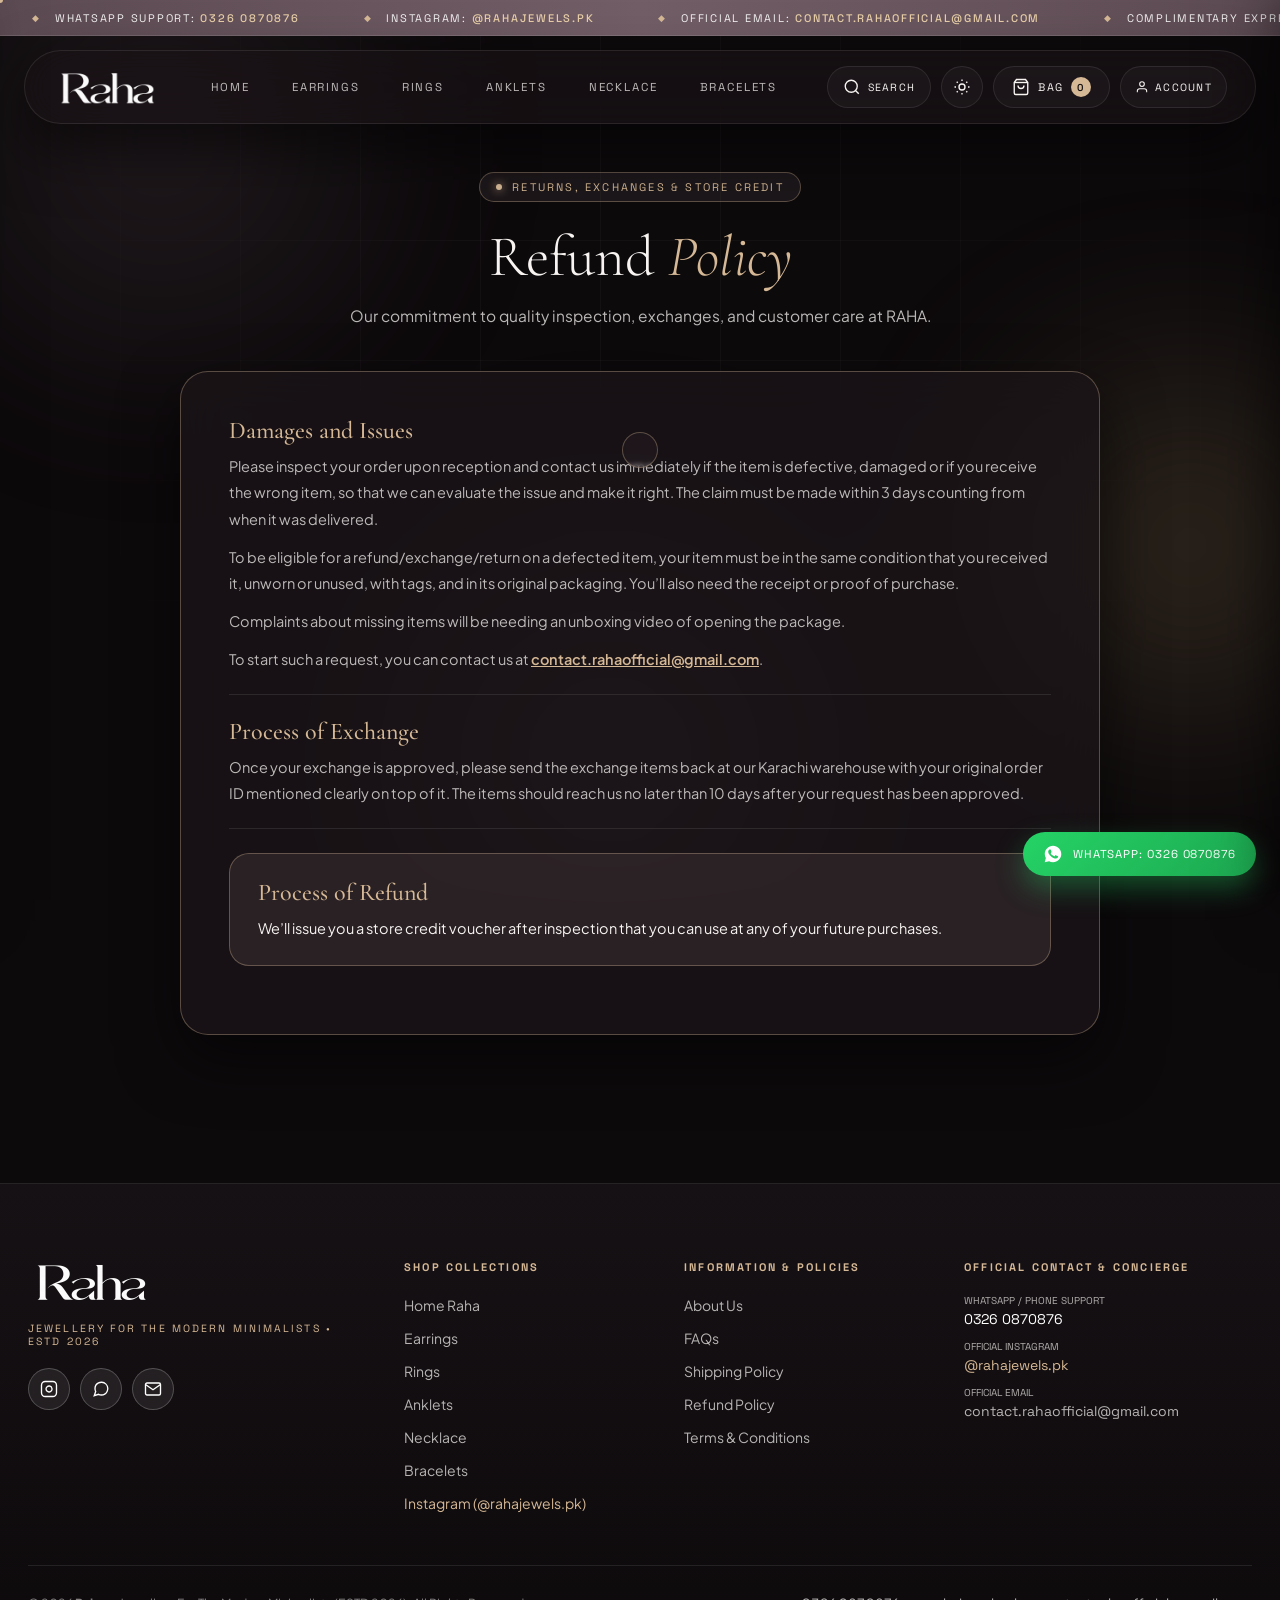
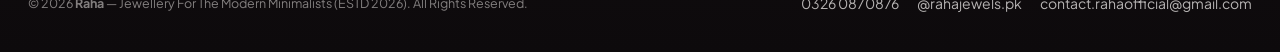
<file: refund-policy.html>
<!DOCTYPE html>
<html lang="en">
<head>
  <link rel="preconnect" href="https://zqlhbmyiyeyflcflicsv.supabase.co">
  <meta charset="UTF-8">
  <meta name="viewport" content="width=device-width, initial-scale=1.0">
  <!-- RAHA SEO & STRUCTURED DATA START -->
  <title>Refund & Exchange Policy | Raha Jewels Pakistan</title>
  <meta name="description" content="Review Raha Jewels refund and exchange guidelines for online jewellery orders in Pakistan.">
  <meta name="keywords" content="Raha Jewels refund policy, jewellery exchange Pakistan">
  <meta name="robots" content="index, follow">
  <meta name="author" content="Raha Jewels">
  <meta name="theme-color" content="#120c10">
  <meta name="geo.region" content="PK">
  <meta name="geo.placename" content="Pakistan">
  <link rel="canonical" href="https://rahajewels.pk/refund-policy.html">
  <meta property="og:type" content="website">
  <meta property="og:site_name" content="Raha Jewels">
  <meta property="og:locale" content="en_PK">
  <meta property="og:title" content="Refund & Exchange Policy | Raha Jewels Pakistan">
  <meta property="og:description" content="Review Raha Jewels refund and exchange guidelines for online jewellery orders in Pakistan.">
  <meta property="og:url" content="https://rahajewels.pk/refund-policy.html">
  <meta property="og:image" content="https://rahajewels.pk/Assets/Main%20Raha%20logo%20with%20slogan%20(The%20actual%20logo).webp">
  <meta property="og:image:alt" content="Raha Jewels — Jewellery For The Modern Minimalists">
  <meta name="twitter:card" content="summary_large_image">
  <meta name="twitter:title" content="Refund & Exchange Policy | Raha Jewels Pakistan">
  <meta name="twitter:description" content="Review Raha Jewels refund and exchange guidelines for online jewellery orders in Pakistan.">
  <meta name="twitter:image" content="https://rahajewels.pk/Assets/Main%20Raha%20logo%20with%20slogan%20(The%20actual%20logo).webp">
  <!-- RAHA SEO & STRUCTURED DATA END -->
  <link rel="icon" href="/favicon.ico" sizes="48x48">
  <link rel="icon" type="image/png" sizes="192x192" href="Assets/raha-favicon.png">
  <link rel="apple-touch-icon" sizes="192x192" href="Assets/raha-favicon.png">
  <link rel="preconnect" href="https://fonts.googleapis.com">
  <link rel="preconnect" href="https://fonts.gstatic.com" crossorigin>
  <link rel="stylesheet" href="https://fonts.googleapis.com/css2?family=Cormorant+Garamond:ital,wght@0,300;0,400;0,500;0,600;1,400&family=Plus+Jakarta+Sans:wght@300;400;500;600&family=Space+Grotesk:wght@300;400;500;600&display=swap">
  <link rel="stylesheet" href="Assets/css/raha-atelier.css?v=20261126_v77">
</head>
<body>
  <!-- Ambient Futuristic Background Shaders & Architectural Grid -->
  <div class="raha-ambient-canvas" aria-hidden="true">
    <div class="raha-ambient-orb raha-ambient-orb--1"></div>
    <div class="raha-ambient-orb raha-ambient-orb--2"></div>
    <div class="raha-ambient-orb raha-ambient-orb--3"></div>
  </div>
  <div class="raha-arch-grid" aria-hidden="true"></div>

  <!-- Custom Magnetic Luxury Cursor -->
  <div class="raha-cursor-dot" aria-hidden="true"></div>
  <div class="raha-cursor-ring" aria-hidden="true"></div>

  <!-- Top Kinetic Announcement Marquee -->
  <div class="raha-marquee" role="region" aria-label="Raha Announcements">
    <div class="raha-marquee__track">
      
      <span class="raha-marquee__item">
        <span class="raha-marquee__diamond">◆</span>
        <span>WhatsApp Support: <a href="https://wa.me/923260870876" target="_blank" rel="noopener">0326 0870876</a></span>
      </span>
      <span class="raha-marquee__item">
        <span class="raha-marquee__diamond">◆</span>
        <span>Instagram: <a href="https://www.instagram.com/rahajewels.pk?fqnt=eDl6ZzE3NjEwMXFl" target="_blank" rel="noopener">@rahajewels.pk</a></span>
      </span>
      <span class="raha-marquee__item">
        <span class="raha-marquee__diamond">◆</span>
        <span>Official Email: <a href="mailto:contact.rahaofficial@gmail.com">contact.rahaofficial@gmail.com</a></span>
      </span>
      <span class="raha-marquee__item">
        <span class="raha-marquee__diamond">◆</span>
        <span>Complimentary Express Delivery on Orders Above Rs 3,500 • 100% Waterproof &amp; Anti-Tarnish Gold Plated</span>
      </span>
      
      <span class="raha-marquee__item">
        <span class="raha-marquee__diamond">◆</span>
        <span>WhatsApp Support: <a href="https://wa.me/923260870876" target="_blank" rel="noopener">0326 0870876</a></span>
      </span>
      <span class="raha-marquee__item">
        <span class="raha-marquee__diamond">◆</span>
        <span>Instagram: <a href="https://www.instagram.com/rahajewels.pk?fqnt=eDl6ZzE3NjEwMXFl" target="_blank" rel="noopener">@rahajewels.pk</a></span>
      </span>
      <span class="raha-marquee__item">
        <span class="raha-marquee__diamond">◆</span>
        <span>Official Email: <a href="mailto:contact.rahaofficial@gmail.com">contact.rahaofficial@gmail.com</a></span>
      </span>
      <span class="raha-marquee__item">
        <span class="raha-marquee__diamond">◆</span>
        <span>Complimentary Express Delivery on Orders Above Rs 3,500 • 100% Waterproof &amp; Anti-Tarnish Gold Plated</span>
      </span>
    </div>
  </div>

  <!-- Pure Minimalist Floating Glassmorphic Capsule Header -->
  <header class="raha-header-wrap">
    <div class="raha-header">
      <div style="display:flex;align-items:center;gap:12px;">
        <button type="button" class="raha-icon-btn raha-mobile-toggle" data-open-mobile-menu aria-label="Open Navigation Menu">
          <svg viewBox="0 0 24 24" fill="none" stroke="currentColor" stroke-width="1.8">
            <line x1="3" y1="6" x2="21" y2="6"></line>
            <line x1="3" y1="12" x2="21" y2="12"></line>
            <line x1="3" y1="18" x2="15" y2="18"></line>
          </svg>
        </button>
        <a href="index.html" class="raha-logo-link" aria-label="Raha — Jewellery For The Modern Minimalists Home">
          <img src="Assets/Raha logo white with transparent background.webp" alt="Raha" class="raha-logo-img raha-logo-img--light" decoding="async">
          <img src="Assets/Raha logo black with transparent background.webp" alt="Raha" class="raha-logo-img raha-logo-img--dark" decoding="async">
        </a>
      </div>

      <nav aria-label="Primary Raha Navigation">
        <ul class="raha-nav">
          <li><a href="index.html" class="raha-nav__link">Home</a></li>
          <li><a href="earrings.html" class="raha-nav__link">Earrings</a></li>
          <li><a href="rings.html" class="raha-nav__link">Rings</a></li>
          <li><a href="anklets.html" class="raha-nav__link">Anklets</a></li>
          <li><a href="necklace.html" class="raha-nav__link">Necklace</a></li>
          <li><a href="bracelets.html" class="raha-nav__link">Bracelets</a></li>
          
        </ul>
      </nav>

      <div class="raha-header__actions">
        <!-- Minimalist Spotlight Search Trigger -->
        <button type="button" class="raha-icon-btn" data-open-search aria-label="Search Raha Catalog &amp; SKUs" title="Search Pieces &amp; SKUs (Ctrl+K)" style="width:auto;padding:0 15px;border-radius:100px;gap:7px;font-family:var(--font-mono);font-size:10.5px;letter-spacing:0.12em;text-transform:uppercase;">
          <svg viewBox="0 0 24 24" fill="none" stroke="currentColor" stroke-width="1.8">
            <circle cx="11" cy="11" r="8"></circle>
            <line x1="21" y1="21" x2="16.65" y2="16.65"></line>
          </svg>
          <span>Search</span>
        </button>

        <button type="button" class="raha-icon-btn" data-theme-toggle aria-label="Toggle Theme Atmosphere" title="Switch Theme">
          <svg viewBox="0 0 24 24" fill="none" stroke="currentColor" stroke-width="1.8">
            <circle cx="12" cy="12" r="4"></circle>
            <path d="M12 2v2M12 20v2M4.93 4.93l1.41 1.41M17.66 17.66l1.41 1.41M2 12h2M20 12h2M6.34 17.66l-1.41 1.41M19.07 4.93l-1.41 1.41"></path>
          </svg>
        </button>

        <button type="button" class="raha-icon-btn raha-bag-btn" data-open-bag aria-label="Open Shopping Bag">
          <svg viewBox="0 0 24 24" fill="none" stroke="currentColor" stroke-width="1.8">
            <path d="M6 2L3 6v14a2 2 0 002 2h14a2 2 0 002-2V6l-3-4z"></path>
            <line x1="3" y1="6" x2="21" y2="6"></line>
            <path d="M16 10a4 4 0 01-8 0"></path>
          </svg>
          <span>Bag</span>
          <span class="raha-bag-count">0</span>
        </button>

        <!-- Customer Account / Auth Trigger -->
        <button type="button" class="raha-icon-btn raha-auth-btn" data-auth-trigger aria-label="Customer Account Login / Sign Up" style="width:auto;padding:0 14px;border-radius:100px;gap:6px;font-family:var(--font-mono);font-size:10.5px;letter-spacing:0.12em;text-transform:uppercase;">
          <svg viewBox="0 0 24 24" fill="none" stroke="currentColor" stroke-width="1.8" style="width:14px;height:14px;">
            <path d="M20 21v-2a4 4 0 0 0-4-4H8a4 4 0 0 0-4 4v2"></path>
            <circle cx="12" cy="7" r="4"></circle>
          </svg>
          <span class="raha-auth-label">Account</span>
        </button>
      </div>
    </div>
  </header>

  <main>
    <section class="raha-policy-section">
      <div class="raha-container">
        <div class="raha-policy-wrap">
          <div class="raha-policy-hero">
            <div class="raha-eyebrow" style="justify-content:center;">
              <span class="raha-eyebrow__dot"></span>
              <span>Returns, Exchanges &amp; Store Credit</span>
            </div>
            <h1 class="raha-policy-title">Refund <em style="font-style:italic;color:var(--raha-gold);">Policy</em></h1>
            <p class="raha-policy-lead">
              Our commitment to quality inspection, exchanges, and customer care at RAHA.
            </p>
          </div>

          <div class="raha-policy-card">
            <div class="raha-policy-block">
              <h3 class="raha-policy-h3">Damages and Issues</h3>
              <p class="raha-policy-p">
                Please inspect your order upon reception and contact us immediately if the item is defective, damaged or if you receive the wrong item, so that we can evaluate the issue and make it right. The claim must be made within 3 days counting from when it was delivered.
              </p>
              <p class="raha-policy-p">
                To be eligible for a refund/exchange/return on a defected item, your item must be in the same condition that you received it, unworn or unused, with tags, and in its original packaging. You’ll also need the receipt or proof of purchase.
              </p>
              <p class="raha-policy-p">
                Complaints about missing items will be needing an unboxing video of opening the package.
              </p>
              <p class="raha-policy-p">
                To start such a request, you can contact us at <a href="mailto:contact.rahaofficial@gmail.com" style="color:var(--raha-gold);font-weight:600;text-decoration:underline;">contact.rahaofficial@gmail.com</a>.
              </p>
            </div>

            <div class="raha-policy-block">
              <h3 class="raha-policy-h3">Process of Exchange</h3>
              <p class="raha-policy-p">
                Once your exchange is approved, please send the exchange items back at our Karachi warehouse with your original order ID mentioned clearly on top of it. The items should reach us no later than 10 days after your request has been approved.
              </p>
            </div>

            <div class="raha-policy-callout">
              <h3 class="raha-policy-h3">Process of Refund</h3>
              <p class="raha-policy-p" style="color:var(--text-primary);">
                We’ll issue you a store credit voucher after inspection that you can use at any of your future purchases.
              </p>
            </div>
          </div>
        </div>
      </div>
    </section>
  </main>

  <!-- Luxury Footer with Complete Official Raha Contact & Social Integration -->
  <footer class="raha-footer">
    <div class="raha-container">
      <div class="raha-footer__grid">
        <!-- Column 1: Official Raha Identity -->
        <div>
          <a href="index.html" style="display:inline-block;margin-bottom:16px;">
            <img src="Assets/Raha logo white with transparent background.webp" alt="Raha — Jewellery For The Modern Minimalists" style="height:42px;width:auto;" decoding="async">
          </a>
          <p style="font-family:var(--font-mono);font-size:10.5px;letter-spacing:0.2em;text-transform:uppercase;color:var(--raha-gold);margin-bottom:20px;">
            Jewellery For The Modern Minimalists • ESTD 2026
          </p>
          <!-- Footer Social Icon Bar -->
          <div style="display:flex;gap:10px;align-items:center;">
            <a href="https://www.instagram.com/rahajewels.pk?fqnt=eDl6ZzE3NjEwMXFl" target="_blank" rel="noopener" class="raha-icon-btn raha-footer-social-btn" aria-label="Instagram @rahajewels.pk" title="Instagram @rahajewels.pk">
              <svg viewBox="0 0 24 24" fill="none" stroke="currentColor" stroke-width="1.8">
                <rect x="2" y="2" width="20" height="20" rx="5" ry="5"></rect>
                <path d="M16 11.37A4 4 0 1112.63 8 4 4 0 0116 11.37z"></path>
                <line x1="17.5" y1="6.5" x2="17.51" y2="6.5"></line>
              </svg>
            </a>
            <a href="https://wa.me/923260870876" target="_blank" rel="noopener" class="raha-icon-btn raha-footer-social-btn" aria-label="WhatsApp 0326 0870876" title="WhatsApp 0326 0870876">
              <svg viewBox="0 0 24 24" fill="none" stroke="currentColor" stroke-width="1.8">
                <path d="M21 11.5a8.38 8.38 0 01-.9 3.8 8.5 8.5 0 01-7.6 4.7 8.38 8.38 0 01-3.8-.9L3 21l1.9-5.7a8.38 8.38 0 01-.9-3.8 8.5 8.5 0 014.7-7.6 8.38 8.38 0 013.8-.9h.5a8.48 8.48 0 018 8v.5z"></path>
              </svg>
            </a>
            <a href="mailto:contact.rahaofficial@gmail.com" class="raha-icon-btn raha-footer-social-btn" aria-label="Email contact.rahaofficial@gmail.com" title="Email contact.rahaofficial@gmail.com">
              <svg viewBox="0 0 24 24" fill="none" stroke="currentColor" stroke-width="1.8">
                <path d="M4 4h16c1.1 0 2 .9 2 2v12c0 1.1-.9 2-2 2H4c-1.1 0-2-.9-2-2V6c0-1.1.9-2 2-2z"></path>
                <polyline points="22,6 12,13 2,6"></polyline>
              </svg>
            </a>
          </div>
        </div>

        <!-- Column 2: Shop Collections Menu (Includes Instagram Link) -->
        <div>
          <h3 class="raha-footer__heading">Shop Collections</h3>
          <ul class="raha-footer__list">
            <li><a href="index.html" class="raha-footer__link">Home Raha</a></li>
            <li><a href="earrings.html" class="raha-footer__link">Earrings</a></li>
            <li><a href="rings.html" class="raha-footer__link">Rings</a></li>
            <li><a href="anklets.html" class="raha-footer__link">Anklets</a></li>
            <li><a href="necklace.html" class="raha-footer__link">Necklace</a></li>
            <li><a href="bracelets.html" class="raha-footer__link">Bracelets</a></li>
            <li><a href="https://www.instagram.com/rahajewels.pk?fqnt=eDl6ZzE3NjEwMXFl" target="_blank" rel="noopener" class="raha-footer__link" style="color:var(--raha-gold);">Instagram (@rahajewels.pk)</a></li>
          </ul>
        </div>

        <!-- Column 3: Information & Store Policies (Footer-Exclusive Navigation) -->
        <div>
          <h3 class="raha-footer__heading">Information &amp; Policies</h3>
          <ul class="raha-footer__list">
            <li><a href="about-us.html" class="raha-footer__link">About Us</a></li>
            <li><a href="faqs.html" class="raha-footer__link">FAQs</a></li>
            <li><a href="shipping-policy.html" class="raha-footer__link">Shipping Policy</a></li>
            <li><a href="refund-policy.html" class="raha-footer__link">Refund Policy</a></li>
            <li><a href="terms-and-conditions.html" class="raha-footer__link">Terms &amp; Conditions</a></li>
          </ul>
        </div>

        <!-- Column 4: Official Contact Concierge -->
        <div>
          <h3 class="raha-footer__heading">Official Contact &amp; Concierge</h3>
          <ul class="raha-footer__list">
            <li>
              <span style="display:block;font-family:var(--font-mono);font-size:10px;text-transform:uppercase;color:rgba(247,244,242,0.68);">WhatsApp / Phone Support</span>
              <a href="https://wa.me/923260870876" target="_blank" rel="noopener" class="raha-footer__link" style="font-family:var(--font-mono);color:#fff;">0326 0870876</a>
            </li>
            <li>
              <span style="display:block;font-family:var(--font-mono);font-size:10px;text-transform:uppercase;color:rgba(247,244,242,0.68);">Official Instagram</span>
              <a href="https://www.instagram.com/rahajewels.pk?fqnt=eDl6ZzE3NjEwMXFl" target="_blank" rel="noopener" class="raha-footer__link" style="font-family:var(--font-mono);color:var(--raha-gold);">@rahajewels.pk</a>
            </li>
            <li>
              <span style="display:block;font-family:var(--font-mono);font-size:10px;text-transform:uppercase;color:rgba(247,244,242,0.68);">Official Email</span>
              <a href="mailto:contact.rahaofficial@gmail.com" class="raha-footer__link" style="font-family:var(--font-mono);">contact.rahaofficial@gmail.com</a>
            </li>
          </ul>
        </div>
      </div>

      <div class="raha-footer__bottom">
        <div>&copy; 2026 <strong>Raha</strong> — Jewellery For The Modern Minimalists (ESTD 2026). All Rights Reserved.</div>
        <div style="display:flex;gap:18px;flex-wrap:wrap;">
          <a href="https://wa.me/923260870876" target="_blank" rel="noopener" class="raha-footer__link">0326 0870876</a>
          <a href="https://www.instagram.com/rahajewels.pk?fqnt=eDl6ZzE3NjEwMXFl" target="_blank" rel="noopener" class="raha-footer__link">@rahajewels.pk</a>
          <a href="mailto:contact.rahaofficial@gmail.com" class="raha-footer__link">contact.rahaofficial@gmail.com</a>
        </div>
      </div>
    </div>
  </footer>

  <!-- Shared Backdrop for Drawers, Spotlight Search & Quick-View Modal -->
  <div class="raha-backdrop" id="raha-backdrop"></div>

  <!-- Spotlight Command-Palette Search & Delivery Concierge Modal -->
  <div class="raha-spotlight-modal" id="raha-spotlight-modal" role="dialog" aria-modal="true" aria-label="Search Raha Catalog">
    <div class="raha-spotlight-box">
      <div class="raha-spotlight-bar">
        <select class="raha-spotlight-cat" id="raha-global-search-cat" aria-label="Filter by Department">
          <option value="all">All Archetypes</option>
          <option value="earrings">Earrings</option>
          <option value="rings">Rings</option>
          <option value="anklets">Anklets</option>
          <option value="necklace">Necklace</option>
          <option value="bracelets">Bracelets</option>
        </select>
        <input type="search"
               id="raha-global-search-input"
               class="raha-spotlight-input"
               placeholder="Search by piece name, finish, or SKU (e.g. hoops, herringbone, RAHA-EAR-01)..."
               autocomplete="off">
        <button type="button" class="raha-icon-btn" data-close-overlay aria-label="Close Search" style="width:34px;height:34px;">&times;</button>
      </div>
      <div style="padding:10px 22px;background:rgba(114,94,103,0.14);border-bottom:1px solid var(--border-subtle);display:flex;justify-content:space-between;align-items:center;flex-wrap:wrap;gap:8px;font-family:var(--font-mono);font-size:10.5px;">
        <span style="color:var(--text-secondary);">📍 Deliver to Pakistan: <strong style="color:var(--raha-gold);cursor:pointer;" data-deliver-toggle data-deliver-city>Karachi • Express 24h</strong> (Click city to switch)</span>
        <span style="color:var(--text-muted);">Free Express Delivery Above Rs 3,500</span>
      </div>
      <div class="raha-spotlight-results" id="raha-global-search-results"></div>
    </div>
  </div>

  <!-- Left Slide-Out Mobile Menu Drawer -->
  <aside class="raha-drawer raha-drawer--left" id="raha-mobile-drawer" aria-label="Mobile Navigation Drawer">
    <div class="raha-drawer__head">
      <a href="index.html" class="raha-logo-link">
        <img src="Assets/Raha logo white with transparent background.webp" alt="Raha" class="raha-logo-img raha-logo-img--light" style="height:30px;" decoding="async">
        <img src="Assets/Raha logo black with transparent background.webp" alt="Raha" class="raha-logo-img raha-logo-img--dark" style="height:30px;" decoding="async">
      </a>
      <button type="button" class="raha-icon-btn" data-close-overlay aria-label="Close Menu">&times;</button>
    </div>
    <div class="raha-drawer__body">
      <div style="margin-bottom:24px;">
        <a href="index.html" style="display:flex;justify-content:space-between;align-items:center;padding:14px 0;border-bottom:1px solid var(--border-subtle);text-decoration:none;font-family:var(--font-serif);font-size:22px;color:var(--text-primary);"><span>Home</span><span style="font-family:var(--font-mono);font-size:12px;color:var(--raha-gold);">→</span></a>
<a href="earrings.html" style="display:flex;justify-content:space-between;align-items:center;padding:14px 0;border-bottom:1px solid var(--border-subtle);text-decoration:none;font-family:var(--font-serif);font-size:22px;color:var(--text-primary);"><span>Earrings</span><span style="font-family:var(--font-mono);font-size:12px;color:var(--raha-gold);">→</span></a>
<a href="rings.html" style="display:flex;justify-content:space-between;align-items:center;padding:14px 0;border-bottom:1px solid var(--border-subtle);text-decoration:none;font-family:var(--font-serif);font-size:22px;color:var(--text-primary);"><span>Rings</span><span style="font-family:var(--font-mono);font-size:12px;color:var(--raha-gold);">→</span></a>
<a href="anklets.html" style="display:flex;justify-content:space-between;align-items:center;padding:14px 0;border-bottom:1px solid var(--border-subtle);text-decoration:none;font-family:var(--font-serif);font-size:22px;color:var(--text-primary);"><span>Anklets</span><span style="font-family:var(--font-mono);font-size:12px;color:var(--raha-gold);">→</span></a>
<a href="necklace.html" style="display:flex;justify-content:space-between;align-items:center;padding:14px 0;border-bottom:1px solid var(--border-subtle);text-decoration:none;font-family:var(--font-serif);font-size:22px;color:var(--text-primary);"><span>Necklace</span><span style="font-family:var(--font-mono);font-size:12px;color:var(--raha-gold);">→</span></a>
<a href="bracelets.html" style="display:flex;justify-content:space-between;align-items:center;padding:14px 0;border-bottom:1px solid var(--border-subtle);text-decoration:none;font-family:var(--font-serif);font-size:22px;color:var(--text-primary);"><span>Bracelets</span><span style="font-family:var(--font-mono);font-size:12px;color:var(--raha-gold);">→</span></a>

      </div>
      <div style="padding:18px;border-radius:18px;border:1px solid var(--border-subtle);background:var(--bg-card);">
        <div style="font-family:var(--font-mono);font-size:10px;letter-spacing:0.18em;text-transform:uppercase;color:var(--raha-gold);margin-bottom:20px;">
          Official Raha Concierge
        </div>
        <p style="margin-bottom:10px;font-size:13px;">
          <a href="https://wa.me/923260870876" target="_blank" rel="noopener" style="color:var(--text-primary);text-decoration:none;">WhatsApp: <strong>0326 0870876</strong></a>
        </p>
        <p style="margin-bottom:10px;font-size:13px;">
          <a href="https://www.instagram.com/rahajewels.pk?fqnt=eDl6ZzE3NjEwMXFl" target="_blank" rel="noopener" style="color:var(--raha-gold);text-decoration:none;">Instagram: <strong>@rahajewels.pk</strong></a>
        </p>
        <p style="font-size:13px;">
          <a href="mailto:contact.rahaofficial@gmail.com" style="color:var(--text-secondary);text-decoration:none;">contact.rahaofficial@gmail.com</a>
        </p>
      </div>
    </div>
  </aside>

  <!-- Right Slide-Out Shopping Bag Drawer -->
  <aside class="raha-drawer" id="raha-bag-drawer" aria-label="Raha Shopping Bag">
    <div class="raha-drawer__head">
      <h2 class="raha-drawer__title">Your Raha Bag</h2>
      <button type="button" class="raha-icon-btn" data-close-overlay aria-label="Close Bag">&times;</button>
    </div>
    <div class="raha-fsb">
      <div class="raha-fsb__text" id="raha-fsb-text">Enjoy <strong style="color:var(--raha-gold);">Free Express Delivery</strong> on orders above Rs 3,500</div>
      <div class="raha-fsb__bar">
        <div class="raha-fsb__fill" id="raha-fsb-fill" style="width:0%;"></div>
      </div>
    </div>
    <div class="raha-drawer__body" id="raha-bag-items"></div>
    <div class="raha-drawer__foot">
      <div style="display:flex;justify-content:space-between;align-items:center;margin-bottom:14px;">
        <span style="font-family:var(--font-mono);font-size:11px;letter-spacing:0.15em;text-transform:uppercase;color:var(--text-secondary);">Estimated Subtotal</span>
        <span style="font-family:var(--font-mono);font-size:18px;font-weight:600;color:var(--raha-gold);" id="raha-bag-subtotal">Rs 0</span>
      </div>
      <button type="button" class="raha-btn raha-btn--primary" id="raha-cod-checkout-btn" style="width:100%;padding:14px 20px;">
        <span>Checkout</span>
      </button>
    </div>
  </aside>

  <!-- Cash on Delivery (COD) Customer Address & Details Modal -->
  <div class="raha-cod-modal" id="raha-cod-modal" role="dialog" aria-modal="true" aria-labelledby="raha-cod-modal-title">
    <div class="raha-cod-modal__box">
      <div class="raha-cod-modal__head">
        <div>
          <div style="font-family:var(--font-mono);font-size:10px;letter-spacing:0.18em;text-transform:uppercase;color:var(--raha-gold);margin-bottom:4px;">Pakistan Express Dispatch • Pay at Doorstep</div>
          <h3 style="font-family:var(--font-serif);font-size:28px;font-weight:400;color:var(--text-primary);" id="raha-cod-modal-title">Cash on Delivery Checkout</h3>
        </div>
        <button type="button" class="raha-icon-btn" data-close-overlay aria-label="Close Cash on Delivery Modal">&times;</button>
      </div>

      <!-- Step 1: Address, Phone No, Name & Email Form + Live Order Summary -->
      <div id="raha-cod-form-view" class="raha-cod-modal__grid">
        <form id="raha-cod-form" novalidate>
          <div class="raha-cod-error" id="raha-cod-error">
            Please enter your Full Name, Phone Number, Email Address, and Complete Delivery Address to confirm your Cash on Delivery order.
          </div>

          <div class="raha-cod-field-row">
            <div class="raha-cod-field">
              <label class="raha-cod-label" for="cod-input-name">Full Name <span>*</span></label>
              <input type="text" id="cod-input-name" class="raha-cod-input" placeholder="e.g. Ayesha Khan" required autocomplete="name">
            </div>
            <div class="raha-cod-field">
              <label class="raha-cod-label" for="cod-input-phone">Phone / WhatsApp No. <span>*</span></label>
              <input type="tel" id="cod-input-phone" class="raha-cod-input" placeholder="e.g. +92 300 1234567" required autocomplete="tel">
            </div>
          </div>

          <div class="raha-cod-field-row">
            <div class="raha-cod-field">
              <label class="raha-cod-label" for="cod-input-email">Email Address <span>*</span></label>
              <input type="email" id="cod-input-email" class="raha-cod-input" placeholder="e.g. ayesha@example.com" required autocomplete="email">
            </div>
            <div class="raha-cod-field">
              <label class="raha-cod-label" for="cod-input-city">Delivery City <span>*</span></label>
              <select id="cod-input-city" class="raha-cod-input" required autocomplete="address-level2" style="background:#171215;color:var(--text-primary);cursor:pointer;">
                <option value="" disabled selected>Select Your City...</option>
                <option value="Karachi">Karachi</option>
                <option value="Lahore">Lahore</option>
                <option value="Islamabad">Islamabad</option>
                <option value="Rawalpindi">Rawalpindi</option>
                <option value="Faisalabad">Faisalabad</option>
                <option value="Multan">Multan</option>
                <option value="Peshawar">Peshawar</option>
                <option value="Quetta">Quetta</option>
                <option value="Sialkot">Sialkot</option>
                <option value="Gujranwala">Gujranwala</option>
                <option value="Hyderabad">Hyderabad</option>
                <option value="Abbottabad">Abbottabad</option>
                <option value="Bahawalpur">Bahawalpur</option>
                <option value="Sargodha">Sargodha</option>
                <option value="Sukkur">Sukkur</option>
                <option value="Larkana">Larkana</option>
                <option value="Wah Cantt">Wah Cantt</option>
                <option value="Taxila">Taxila</option>
                <option value="Jhelum">Jhelum</option>
                <option value="Gujrat">Gujrat</option>
                <option value="Sahiwal">Sahiwal</option>
                <option value="Mardan">Mardan</option>
                <option value="Kasur">Kasur</option>
                <option value="Rahim Yar Khan">Rahim Yar Khan</option>
                <option value="Dera Ghazi Khan">Dera Ghazi Khan</option>
                <option value="Sheikhupura">Sheikhupura</option>
                <option value="Muzaffarabad">Muzaffarabad (AJK)</option>
                <option value="Mirpur">Mirpur (AJK)</option>
                <option value="Gilgit">Gilgit</option>
                <option value="Other City">Other City (Nationwide)</option>
              </select>
              <input type="text" id="cod-input-city-other" class="raha-cod-input" placeholder="Type your city name..." style="display:none;margin-top:8px;">
            </div>
          </div>

          <div class="raha-cod-field">
            <label class="raha-cod-label" for="cod-input-address">Complete Street Delivery Address <span>*</span></label>
            <textarea id="cod-input-address" class="raha-cod-textarea" placeholder="House / Flat No., Street Name, Block / Phase / Sector, Area &amp; Nearest Landmark" required autocomplete="street-address"></textarea>
          </div>

          <div class="raha-cod-field">
            <label class="raha-cod-label" for="cod-input-notes">Delivery Note / Keepsake Gift Message (Optional)</label>
            <input type="text" id="cod-input-notes" class="raha-cod-input" placeholder="Optional instructions for rider or complimentary gift card note">
          </div>

          <div class="raha-cod-field" style="margin-top:4px;margin-bottom:6px;">
            <label class="raha-cod-label" style="margin-bottom:8px;">Select Payment Method <span>*</span></label>
            <div style="display:grid;grid-template-columns:1fr 1fr;gap:10px;" id="raha-payment-methods-grid">
              <label class="raha-payment-option is-selected" id="pay-opt-cod" style="cursor:pointer;display:flex;align-items:flex-start;gap:10px;padding:12px 14px;border-radius:12px;background:rgba(214,183,138,0.08);border:1.5px solid var(--raha-gold);transition:all 0.2s ease;">
                <input type="radio" name="raha-payment-mode" value="cod" checked style="accent-color:var(--raha-gold);margin-top:2px;cursor:pointer;">
                <div>
                  <div style="font-family:var(--font-mono);font-size:12px;font-weight:600;color:var(--text-primary);letter-spacing:0.04em;">📦 Cash on Delivery</div>
                  <div style="font-size:10.5px;color:var(--text-secondary);margin-top:2px;line-height:1.4;">Pay in cash upon doorstep delivery</div>
                </div>
              </label>
              <label class="raha-payment-option" id="pay-opt-online" style="cursor:pointer;display:flex;align-items:flex-start;gap:10px;padding:12px 14px;border-radius:12px;background:rgba(100,181,246,0.04);border:1px solid rgba(100,181,246,0.25);transition:all 0.2s ease;">
                <input type="radio" name="raha-payment-mode" value="online" style="accent-color:#64b5f6;margin-top:2px;cursor:pointer;">
                <div>
                  <div style="font-family:var(--font-mono);font-size:12px;font-weight:600;color:#64b5f6;letter-spacing:0.04em;">💳 Online Payment</div>
                  <div style="font-size:10.5px;color:var(--text-secondary);margin-top:2px;line-height:1.4;">Bank Transfer / Raast via WhatsApp</div>
                </div>
              </label>
            </div>
          </div>

          <button type="submit" class="raha-btn raha-btn--primary" id="raha-cod-submit-btn" style="width:100%;padding:15px 22px;margin-top:6px;">
            <span id="raha-cod-submit-label">Confirm Cash on Delivery Order</span>
          </button>
        </form>

        <div class="raha-cod-summary-box">
          <div>
            <div style="font-family:var(--font-mono);font-size:10.5px;letter-spacing:0.15em;text-transform:uppercase;color:var(--raha-gold);margin-bottom:20px;">
              Your Raha Order Summary
            </div>
            <div class="raha-cod-items-list" id="raha-cod-items-list"></div>
          </div>

          <div style="padding-top:14px;border-top:1px solid var(--border-subtle);display:flex;flex-direction:column;gap:8px;font-family:var(--font-mono);font-size:12px;">
            <div style="display:flex;justify-content:space-between;color:var(--text-secondary);">
              <span>Items Subtotal</span>
              <span id="raha-cod-subtotal">Rs 0</span>
            </div>
            <div style="display:flex;justify-content:space-between;color:var(--text-secondary);">
              <span>Express COD Shipping</span>
              <span id="raha-cod-shipping" style="color:var(--raha-gold);">FREE</span>
            </div>
            <div style="display:flex;justify-content:space-between;font-size:16px;font-weight:600;color:var(--text-primary);padding-top:8px;border-top:1px solid var(--border-subtle);">
              <span>Total COD Payable</span>
              <span id="raha-cod-total" style="color:var(--raha-gold);">Rs 0</span>
            </div>

          </div>
        </div>
      </div>

      <!-- Step 2: Confirmed Order Receipt View -->
      <div id="raha-cod-receipt-view" class="raha-cod-receipt" style="display:none;"></div>
    </div>
  </div>

  <!-- Customer Authentication (Login / Sign Up) Modal -->
  <div class="raha-modal" id="raha-auth-modal" role="dialog" aria-modal="true" aria-labelledby="raha-auth-modal-title">
    <div class="raha-modal__box" style="grid-template-columns:1fr;max-width:480px;padding:32px 28px;">
      <div style="display:flex;justify-content:space-between;align-items:center;margin-bottom:14px;">
        <span style="font-family:var(--font-mono);font-size:10px;letter-spacing:0.18em;text-transform:uppercase;color:var(--raha-gold);" id="raha-auth-modal-title">Raha Membership</span>
        <button type="button" class="raha-icon-btn" data-close-overlay aria-label="Close Authentication Modal">&times;</button>
      </div>

      <!-- Logged-in Profile View (when active user exists) -->
      <div id="auth-logged-in-view" style="display:none;text-align:center;padding:12px 0;">
        <div style="width:52px;height:52px;border-radius:50%;background:rgba(214,183,138,0.15);border:1px solid var(--raha-gold);display:flex;align-items:center;justify-content:center;margin:0 auto 12px;color:var(--raha-gold);font-size:22px;">👤</div>
        <h3 style="font-family:var(--font-serif);font-size:26px;font-weight:400;margin-bottom:4px;" id="auth-user-display-name">Welcome Back</h3>
        <p style="font-family:var(--font-mono);font-size:12px;color:var(--text-muted);margin-bottom:20px;" id="auth-user-display-email">customer@example.com</p>
        
        <div style="display:flex;flex-direction:column;gap:10px;">
          <button type="button" class="raha-btn raha-btn--primary" id="auth-go-to-checkout-btn" style="width:100%;padding:13px 20px;">
            <span>Proceed to Checkout</span>
          </button>
          <button type="button" class="raha-btn raha-btn--glass" id="auth-logout-btn" style="width:100%;padding:11px 20px;color:#e57373;">
            <span>Sign Out of Account</span>
          </button>
        </div>
      </div>

      <!-- Auth Form View (Tabs: Sign In vs Sign Up) -->
      <div id="auth-forms-view">
        <div id="auth-modal-banner" style="display:none;padding:10px 14px;border-radius:12px;background:rgba(214,183,138,0.14);border:1px solid var(--raha-gold);color:var(--raha-gold-light);font-size:12px;margin-bottom:14px;line-height:1.45;">
          🔒 <strong>Account Required</strong>: Please sign in or create an account to complete your Cash on Delivery order.
        </div>

        <div style="display:flex;border-bottom:1px solid var(--border-subtle);margin-bottom:18px;">
          <button type="button" class="raha-filter-pill is-active" id="auth-tab-signin" style="flex:1;border-radius:0;border:none;border-bottom:2px solid var(--raha-gold);padding:10px;background:none;color:var(--raha-gold);">Sign In</button>
          <button type="button" class="raha-filter-pill" id="auth-tab-signup" style="flex:1;border-radius:0;border:none;border-bottom:2px solid transparent;padding:10px;background:none;color:var(--text-secondary);">Create Account</button>
        </div>

        <div id="auth-error-box" style="display:none;padding:10px 14px;border-radius:12px;background:rgba(229,115,115,0.14);border:1px solid rgba(229,115,115,0.4);color:#ffcdd2;font-size:12px;margin-bottom:14px;"></div>

        <!-- Sign In Form -->
        <form id="raha-signin-form">
          <div class="raha-cod-field">
            <label class="raha-cod-label" for="signin-email">Email Address</label>
            <input type="email" id="signin-email" class="raha-cod-input" placeholder="e.g. ayesha@example.com" required autocomplete="email">
          </div>
          <div class="raha-cod-field">
            <label class="raha-cod-label" for="signin-password">Password</label>
            <input type="password" id="signin-password" class="raha-cod-input" placeholder="••••••••" required autocomplete="current-password">
          </div>
          <button type="submit" class="raha-btn raha-btn--primary" id="signin-submit-btn" style="width:100%;padding:14px;margin-top:6px;">
            <span>Sign In to Account</span>
          </button>
        </form>

        <!-- Sign Up Form -->
        <form id="raha-signup-form" style="display:none;">
          <div class="raha-cod-field">
            <label class="raha-cod-label" for="signup-name">Full Name</label>
            <input type="text" id="signup-name" class="raha-cod-input" placeholder="e.g. Ayesha Khan" required autocomplete="name">
          </div>
          <div class="raha-cod-field">
            <label class="raha-cod-label" for="signup-email">Email Address</label>
            <input type="email" id="signup-email" class="raha-cod-input" placeholder="e.g. ayesha@example.com" required autocomplete="email">
          </div>
          <div class="raha-cod-field">
            <label class="raha-cod-label" for="signup-password">Create Password</label>
            <input type="password" id="signup-password" class="raha-cod-input" placeholder="At least 6 characters..." required autocomplete="new-password">
          </div>
          <button type="submit" class="raha-btn raha-btn--primary" id="signup-submit-btn" style="width:100%;padding:14px;margin-top:6px;">
            <span>Create My Raha Account</span>
          </button>
        </form>
      </div>
    </div>
  </div>

  <!-- 360° Quick-View Inspection Modal -->
  <div class="raha-modal" id="raha-quickview-modal" role="dialog" aria-modal="true" aria-labelledby="raha-qv-title">
    <div class="raha-modal__box">
      <div style="background:#181316;position:relative;min-height:340px;">
        <img src="Assets/Main Raha logo with slogan (The actual logo).webp" alt="Quick View Piece" id="raha-qv-img" style="width:100%;height:100%;object-fit:cover;display:block;" decoding="async">
      </div>
      <div style="padding:32px;display:flex;flex-direction:column;justify-content:space-between;">
        <div>
          <div style="display:flex;justify-content:space-between;align-items:center;margin-bottom:12px;">
            <span style="font-family:var(--font-mono);font-size:10.5px;letter-spacing:0.16em;text-transform:uppercase;color:var(--raha-gold);" id="raha-qv-cat">Raha Edition</span>
            <button type="button" class="raha-icon-btn" data-close-overlay aria-label="Close Quick View">&times;</button>
          </div>
          <h3 style="font-family:var(--font-serif);font-size:30px;font-weight:400;margin-bottom:12px;" id="raha-qv-title">Raha Signature Piece</h3>
          <div style="display:flex;align-items:baseline;gap:12px;margin-bottom:18px;">
            <span style="font-family:var(--font-mono);font-size:20px;color:var(--raha-gold);" id="raha-qv-price">Rs 2,450</span>
            <span style="font-family:var(--font-mono);font-size:14px;color:var(--text-muted);text-decoration:line-through;" id="raha-qv-compare">Rs 3,200</span>
          </div>
          <p style="font-size:13.5px;line-height:1.7;color:var(--text-secondary);margin-bottom:18px;">
            Precision-crafted with surgical 316L stainless steel &amp; gold-plated finish. 100% waterproof, anti-tarnish, and delivered in our signature mauve Raha keepsake box.
          </p>
          <div style="margin-bottom:22px;">
            <div style="font-family:var(--font-mono);font-size:10px;letter-spacing:0.15em;text-transform:uppercase;color:var(--text-muted);margin-bottom:8px;">Switch Inspection Angle</div>
            <div id="raha-qv-thumbs" style="display:flex;gap:8px;flex-wrap:wrap;"></div>
          </div>
        </div>
        <button type="button" class="raha-btn raha-btn--primary" id="raha-qv-add" style="width:100%;">
          <span>Add to Raha Bag</span>
        </button>
      </div>
    </div>
  </div>

  <!-- Floating Bottom-Right WhatsApp Chat Widget -->
  <a href="https://wa.me/923260870876?text=Hi%20Raha%20Jewel%20Studio!%20I%20would%20like%20assistance%20with%20an%20order."
     target="_blank"
     rel="noopener"
     class="twz-whatsapp-float"
     aria-label="WhatsApp Support 0326 0870876"
     style="color:#fff;text-decoration:none;font-family:var(--font-mono);font-size:11.5px;letter-spacing:0.08em;box-shadow:0 12px 28px rgba(37,211,102,0.35);">
    <svg viewBox="0 0 24 24" width="18" height="18" fill="currentColor">
      <path d="M12.04 2C6.58 2 2.13 6.45 2.13 11.91c0 1.75.46 3.45 1.32 4.95L2.05 22l5.25-1.38c1.45.79 3.08 1.21 4.74 1.21 5.46 0 9.91-4.45 9.91-9.91C21.95 6.45 17.5 2 12.04 2zm5.82 14.01c-.24.68-1.41 1.3-1.95 1.38-.5.08-1.13.11-1.83-.11-.42-.13-.97-.31-1.66-.61-2.92-1.26-4.82-4.21-4.97-4.41-.15-.2-1.19-1.58-1.19-3.01 0-1.43.75-2.13 1.02-2.42.27-.29.59-.36.79-.36.2 0 .4 0 .57.01.18.01.43-.07.67.51.24.58.82 2.01.89 2.16.07.15.12.32.02.52-.1.2-.15.32-.3.49-.15.17-.31.38-.44.51-.15.15-.3.31-.13.6.17.29.76 1.25 1.63 2.02 1.12.99 2.06 1.3 2.35 1.45.29.15.46.13.63-.07.17-.2.73-.85.92-1.14.2-.29.39-.24.66-.15.27.1 1.71.81 2 .95.29.15.49.22.56.34.07.12.07.7-.17 1.38z"/>
    </svg>
    <span>WhatsApp: 0326 0870876</span>
  </a>

  <script src="Assets/js/supabase.min.js"></script>
  <script src="Assets/js/raha-supabase.js?v=20261125_v78"></script>
  <script src="Assets/js/replica-enhancements.js?v=20261125_v78"></script>
</body>
</html>
</file>
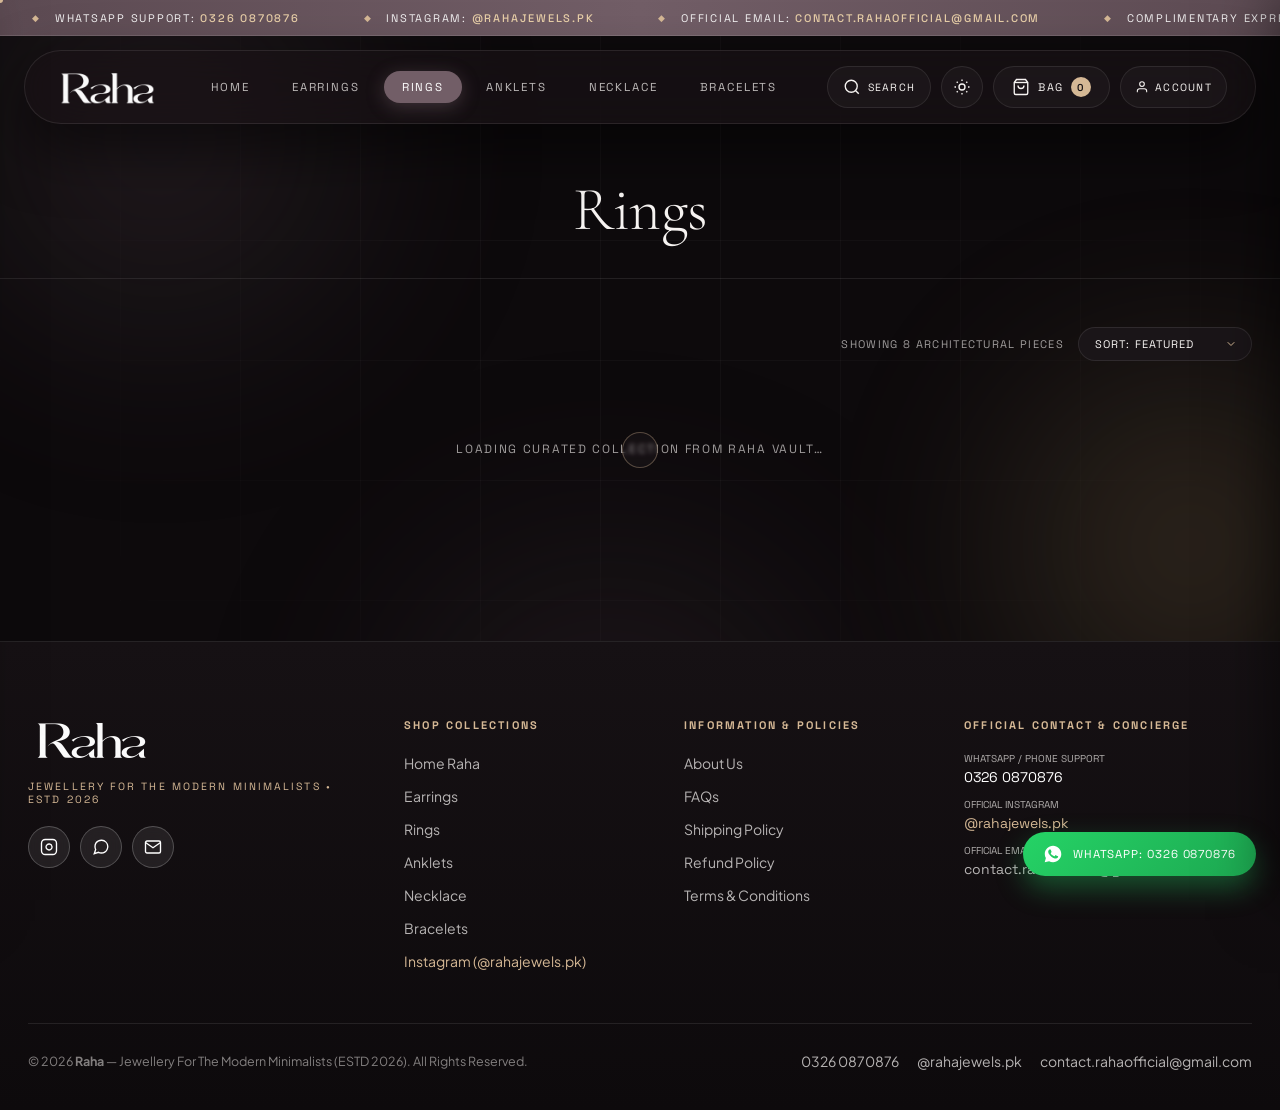
<file: rings.html>
<!DOCTYPE html>
<html lang="en">
<head>
  <link rel="preconnect" href="https://zqlhbmyiyeyflcflicsv.supabase.co">
  <meta charset="UTF-8">
  <meta name="viewport" content="width=device-width, initial-scale=1.0">
  <!-- RAHA SEO & STRUCTURED DATA START -->
  <title>Rings Online in Pakistan — Minimalist Gold Bands, Signet & Stacking Rings | Raha Jewels</title>
  <meta name="description" content="Shop minimalist rings online in Pakistan at Raha Jewels. Explore gold-plated bands, statement rings, and stacking sets with Cash on Delivery across Pakistan.">
  <meta name="keywords" content="rings Pakistan, gold rings online Pakistan, minimalist rings Pakistan, stacking rings, statement rings Karachi Lahore Islamabad, Raha Jewels rings">
  <meta name="robots" content="index, follow, max-image-preview:large, max-snippet:-1">
  <meta name="author" content="Raha Jewels">
  <meta name="theme-color" content="#120c10">
  <meta name="geo.region" content="PK">
  <meta name="geo.placename" content="Pakistan">
  <link rel="canonical" href="https://rahajewels.pk/rings.html">
  <meta property="og:type" content="website">
  <meta property="og:site_name" content="Raha Jewels">
  <meta property="og:locale" content="en_PK">
  <meta property="og:title" content="Rings Online in Pakistan — Minimalist Gold Bands, Signet & Stacking Rings | Raha Jewels">
  <meta property="og:description" content="Shop minimalist rings online in Pakistan at Raha Jewels. Explore gold-plated bands, statement rings, and stacking sets with Cash on Delivery across Pakistan.">
  <meta property="og:url" content="https://rahajewels.pk/rings.html">
  <meta property="og:image" content="https://rahajewels.pk/Assets/Main%20Raha%20logo%20with%20slogan%20(The%20actual%20logo).webp">
  <meta property="og:image:alt" content="Raha Jewels — Jewellery For The Modern Minimalists">
  <meta name="twitter:card" content="summary_large_image">
  <meta name="twitter:title" content="Rings Online in Pakistan — Minimalist Gold Bands, Signet & Stacking Rings | Raha Jewels">
  <meta name="twitter:description" content="Shop minimalist rings online in Pakistan at Raha Jewels. Explore gold-plated bands, statement rings, and stacking sets with Cash on Delivery across Pakistan.">
  <meta name="twitter:image" content="https://rahajewels.pk/Assets/Main%20Raha%20logo%20with%20slogan%20(The%20actual%20logo).webp">
  <script type="application/ld+json">{"@context": "https://schema.org", "@type": "CollectionPage", "name": "Rings Collection — Raha Jewels", "url": "https://rahajewels.pk/rings.html", "description": "Curated minimalist rings and stacking bands in Pakistan by Raha Jewels."}</script>
  <script type="application/ld+json">{"@context": "https://schema.org", "@type": "BreadcrumbList", "itemListElement": [{"@type": "ListItem", "position": 1, "name": "Home", "item": "https://rahajewels.pk/"}, {"@type": "ListItem", "position": 2, "name": "Rings", "item": "https://rahajewels.pk/rings.html"}]}</script>
  <!-- RAHA SEO & STRUCTURED DATA END -->
  <link rel="icon" href="/favicon.ico" sizes="48x48">
  <link rel="icon" type="image/png" sizes="192x192" href="Assets/raha-favicon.png">
  <link rel="apple-touch-icon" sizes="192x192" href="Assets/raha-favicon.png">
  <link rel="preconnect" href="https://fonts.googleapis.com">
  <link rel="preconnect" href="https://fonts.gstatic.com" crossorigin>
  <link rel="stylesheet" href="https://fonts.googleapis.com/css2?family=Cormorant+Garamond:ital,wght@0,300;0,400;0,500;0,600;1,400&family=Plus+Jakarta+Sans:wght@300;400;500;600&family=Space+Grotesk:wght@300;400;500;600&display=swap">
  <link rel="stylesheet" href="Assets/css/raha-atelier.css?v=20261126_v77">
</head>
<body>
  <!-- Ambient Futuristic Background Shaders & Architectural Grid -->
  <div class="raha-ambient-canvas" aria-hidden="true">
    <div class="raha-ambient-orb raha-ambient-orb--1"></div>
    <div class="raha-ambient-orb raha-ambient-orb--2"></div>
    <div class="raha-ambient-orb raha-ambient-orb--3"></div>
  </div>
  <div class="raha-arch-grid" aria-hidden="true"></div>

  <!-- Custom Magnetic Luxury Cursor -->
  <div class="raha-cursor-dot" aria-hidden="true"></div>
  <div class="raha-cursor-ring" aria-hidden="true"></div>

  <!-- Top Kinetic Announcement Marquee -->
  <div class="raha-marquee" role="region" aria-label="Raha Announcements">
    <div class="raha-marquee__track">
      
      <span class="raha-marquee__item">
        <span class="raha-marquee__diamond">◆</span>
        <span>WhatsApp Support: <a href="https://wa.me/923260870876" target="_blank" rel="noopener">0326 0870876</a></span>
      </span>
      <span class="raha-marquee__item">
        <span class="raha-marquee__diamond">◆</span>
        <span>Instagram: <a href="https://www.instagram.com/rahajewels.pk?fqnt=eDl6ZzE3NjEwMXFl" target="_blank" rel="noopener">@rahajewels.pk</a></span>
      </span>
      <span class="raha-marquee__item">
        <span class="raha-marquee__diamond">◆</span>
        <span>Official Email: <a href="mailto:contact.rahaofficial@gmail.com">contact.rahaofficial@gmail.com</a></span>
      </span>
      <span class="raha-marquee__item">
        <span class="raha-marquee__diamond">◆</span>
        <span>Complimentary Express Delivery on Orders Above Rs 3,500 • 100% Waterproof &amp; Anti-Tarnish Gold Plated</span>
      </span>
      
      <span class="raha-marquee__item">
        <span class="raha-marquee__diamond">◆</span>
        <span>WhatsApp Support: <a href="https://wa.me/923260870876" target="_blank" rel="noopener">0326 0870876</a></span>
      </span>
      <span class="raha-marquee__item">
        <span class="raha-marquee__diamond">◆</span>
        <span>Instagram: <a href="https://www.instagram.com/rahajewels.pk?fqnt=eDl6ZzE3NjEwMXFl" target="_blank" rel="noopener">@rahajewels.pk</a></span>
      </span>
      <span class="raha-marquee__item">
        <span class="raha-marquee__diamond">◆</span>
        <span>Official Email: <a href="mailto:contact.rahaofficial@gmail.com">contact.rahaofficial@gmail.com</a></span>
      </span>
      <span class="raha-marquee__item">
        <span class="raha-marquee__diamond">◆</span>
        <span>Complimentary Express Delivery on Orders Above Rs 3,500 • 100% Waterproof &amp; Anti-Tarnish Gold Plated</span>
      </span>
    </div>
  </div>

  <!-- Pure Minimalist Floating Glassmorphic Capsule Header -->
  <header class="raha-header-wrap">
    <div class="raha-header">
      <div style="display:flex;align-items:center;gap:12px;">
        <button type="button" class="raha-icon-btn raha-mobile-toggle" data-open-mobile-menu aria-label="Open Navigation Menu">
          <svg viewBox="0 0 24 24" fill="none" stroke="currentColor" stroke-width="1.8">
            <line x1="3" y1="6" x2="21" y2="6"></line>
            <line x1="3" y1="12" x2="21" y2="12"></line>
            <line x1="3" y1="18" x2="15" y2="18"></line>
          </svg>
        </button>
        <a href="index.html" class="raha-logo-link" aria-label="Raha — Jewellery For The Modern Minimalists Home">
          <img src="Assets/Raha logo white with transparent background.webp" alt="Raha" class="raha-logo-img raha-logo-img--light" decoding="async">
          <img src="Assets/Raha logo black with transparent background.webp" alt="Raha" class="raha-logo-img raha-logo-img--dark" decoding="async">
        </a>
      </div>

      <nav aria-label="Primary Raha Navigation">
        <ul class="raha-nav">
          <li><a href="index.html" class="raha-nav__link">Home</a></li>
          <li><a href="earrings.html" class="raha-nav__link">Earrings</a></li>
          <li><a href="rings.html" class="raha-nav__link is-active">Rings</a></li>
          <li><a href="anklets.html" class="raha-nav__link">Anklets</a></li>
          <li><a href="necklace.html" class="raha-nav__link">Necklace</a></li>
          <li><a href="bracelets.html" class="raha-nav__link">Bracelets</a></li>
          
        </ul>
      </nav>

      <div class="raha-header__actions">
        <!-- Minimalist Spotlight Search Trigger -->
        <button type="button" class="raha-icon-btn" data-open-search aria-label="Search Raha Catalog &amp; SKUs" title="Search Pieces &amp; SKUs (Ctrl+K)" style="width:auto;padding:0 15px;border-radius:100px;gap:7px;font-family:var(--font-mono);font-size:10.5px;letter-spacing:0.12em;text-transform:uppercase;">
          <svg viewBox="0 0 24 24" fill="none" stroke="currentColor" stroke-width="1.8">
            <circle cx="11" cy="11" r="8"></circle>
            <line x1="21" y1="21" x2="16.65" y2="16.65"></line>
          </svg>
          <span>Search</span>
        </button>

        <button type="button" class="raha-icon-btn" data-theme-toggle aria-label="Toggle Theme Atmosphere" title="Switch Theme">
          <svg viewBox="0 0 24 24" fill="none" stroke="currentColor" stroke-width="1.8">
            <circle cx="12" cy="12" r="4"></circle>
            <path d="M12 2v2M12 20v2M4.93 4.93l1.41 1.41M17.66 17.66l1.41 1.41M2 12h2M20 12h2M6.34 17.66l-1.41 1.41M19.07 4.93l-1.41 1.41"></path>
          </svg>
        </button>

        <button type="button" class="raha-icon-btn raha-bag-btn" data-open-bag aria-label="Open Shopping Bag">
          <svg viewBox="0 0 24 24" fill="none" stroke="currentColor" stroke-width="1.8">
            <path d="M6 2L3 6v14a2 2 0 002 2h14a2 2 0 002-2V6l-3-4z"></path>
            <line x1="3" y1="6" x2="21" y2="6"></line>
            <path d="M16 10a4 4 0 01-8 0"></path>
          </svg>
          <span>Bag</span>
          <span class="raha-bag-count">0</span>
        </button>

        <!-- Customer Account / Auth Trigger -->
        <button type="button" class="raha-icon-btn raha-auth-btn" data-auth-trigger aria-label="Customer Account Login / Sign Up" style="width:auto;padding:0 14px;border-radius:100px;gap:6px;font-family:var(--font-mono);font-size:10.5px;letter-spacing:0.12em;text-transform:uppercase;">
          <svg viewBox="0 0 24 24" fill="none" stroke="currentColor" stroke-width="1.8" style="width:14px;height:14px;">
            <path d="M20 21v-2a4 4 0 0 0-4-4H8a4 4 0 0 0-4 4v2"></path>
            <circle cx="12" cy="7" r="4"></circle>
          </svg>
          <span class="raha-auth-label">Account</span>
        </button>
      </div>
    </div>
  </header>

  <main>
    <!-- CATEGORY ARCHITECTURAL HERO BANNER -->
    <section class="raha-cat-banner">
      <div class="raha-container">
        <h1 class="raha-hero__title" style="font-size:clamp(38px, 4.8vw, 68px);margin-bottom:0;">
          Rings
        </h1>

        <!-- Quick Category Cross-Navigation Pills (Mobile Only) -->
        <div class="raha-mobile-cat-pills">
          <a href="earrings.html" class="raha-filter-btn " style="text-decoration:none;">Earrings</a>
          <a href="rings.html" class="raha-filter-btn is-active" style="text-decoration:none;">Rings</a>
          <a href="anklets.html" class="raha-filter-btn " style="text-decoration:none;">Anklets</a>
          <a href="necklace.html" class="raha-filter-btn " style="text-decoration:none;">Necklace</a>
          <a href="bracelets.html" class="raha-filter-btn " style="text-decoration:none;">Bracelets</a>
        </div>
      </div>
    </section>

    <!-- FILTER & SORT TOOLBAR + PRODUCT GRID -->
    <section class="raha-section" style="padding-top:24px;">
      <div class="raha-container">
        <div class="raha-cat-toolbar">
          <div style="display:flex;align-items:center;gap:14px;flex-wrap:wrap;">
            <span id="raha-cat-count" style="font-family:var(--font-mono);font-size:11px;letter-spacing:0.12em;text-transform:uppercase;color:var(--text-muted);">
              Showing 8 Architectural Pieces
            </span>
            <select id="raha-sort-select" class="raha-sort-dropdown" aria-label="Sort Collection">
              <option value="featured">Sort: Featured</option>
              <option value="price-asc">Price: Low to High</option>
              <option value="price-desc">Price: High to Low</option>
              <option value="rating-desc">Highest Rated</option>
            </select>
          </div>
        </div>

        <ul class="raha-product-grid" id="raha-category-grid">
          <li style="grid-column:1 / -1;text-align:center;padding:48px 20px;color:var(--text-muted);font-family:var(--font-mono);font-size:12px;letter-spacing:0.14em;text-transform:uppercase;">Loading curated collection from Raha Vault…</li>
        </ul>
      </div>
    </section>
  </main>

  <!-- Luxury Footer with Complete Official Raha Contact & Social Integration -->
  <footer class="raha-footer">
    <div class="raha-container">
      <div class="raha-footer__grid">
        <!-- Column 1: Official Raha Identity -->
        <div>
          <a href="index.html" style="display:inline-block;margin-bottom:16px;">
            <img src="Assets/Raha logo white with transparent background.webp" alt="Raha — Jewellery For The Modern Minimalists" style="height:42px;width:auto;" decoding="async">
          </a>
          <p style="font-family:var(--font-mono);font-size:10.5px;letter-spacing:0.2em;text-transform:uppercase;color:var(--raha-gold);margin-bottom:20px;">
            Jewellery For The Modern Minimalists • ESTD 2026
          </p>
          <!-- Footer Social Icon Bar -->
          <div style="display:flex;gap:10px;align-items:center;">
            <a href="https://www.instagram.com/rahajewels.pk?fqnt=eDl6ZzE3NjEwMXFl" target="_blank" rel="noopener" class="raha-icon-btn raha-footer-social-btn" aria-label="Instagram @rahajewels.pk" title="Instagram @rahajewels.pk">
              <svg viewBox="0 0 24 24" fill="none" stroke="currentColor" stroke-width="1.8">
                <rect x="2" y="2" width="20" height="20" rx="5" ry="5"></rect>
                <path d="M16 11.37A4 4 0 1112.63 8 4 4 0 0116 11.37z"></path>
                <line x1="17.5" y1="6.5" x2="17.51" y2="6.5"></line>
              </svg>
            </a>
            <a href="https://wa.me/923260870876" target="_blank" rel="noopener" class="raha-icon-btn raha-footer-social-btn" aria-label="WhatsApp 0326 0870876" title="WhatsApp 0326 0870876">
              <svg viewBox="0 0 24 24" fill="none" stroke="currentColor" stroke-width="1.8">
                <path d="M21 11.5a8.38 8.38 0 01-.9 3.8 8.5 8.5 0 01-7.6 4.7 8.38 8.38 0 01-3.8-.9L3 21l1.9-5.7a8.38 8.38 0 01-.9-3.8 8.5 8.5 0 014.7-7.6 8.38 8.38 0 013.8-.9h.5a8.48 8.48 0 018 8v.5z"></path>
              </svg>
            </a>
            <a href="mailto:contact.rahaofficial@gmail.com" class="raha-icon-btn raha-footer-social-btn" aria-label="Email contact.rahaofficial@gmail.com" title="Email contact.rahaofficial@gmail.com">
              <svg viewBox="0 0 24 24" fill="none" stroke="currentColor" stroke-width="1.8">
                <path d="M4 4h16c1.1 0 2 .9 2 2v12c0 1.1-.9 2-2 2H4c-1.1 0-2-.9-2-2V6c0-1.1.9-2 2-2z"></path>
                <polyline points="22,6 12,13 2,6"></polyline>
              </svg>
            </a>
          </div>
        </div>

        <!-- Column 2: Shop Collections Menu (Includes Instagram Link) -->
        <div>
          <h3 class="raha-footer__heading">Shop Collections</h3>
          <ul class="raha-footer__list">
            <li><a href="index.html" class="raha-footer__link">Home Raha</a></li>
            <li><a href="earrings.html" class="raha-footer__link">Earrings</a></li>
            <li><a href="rings.html" class="raha-footer__link">Rings</a></li>
            <li><a href="anklets.html" class="raha-footer__link">Anklets</a></li>
            <li><a href="necklace.html" class="raha-footer__link">Necklace</a></li>
            <li><a href="bracelets.html" class="raha-footer__link">Bracelets</a></li>
            <li><a href="https://www.instagram.com/rahajewels.pk?fqnt=eDl6ZzE3NjEwMXFl" target="_blank" rel="noopener" class="raha-footer__link" style="color:var(--raha-gold);">Instagram (@rahajewels.pk)</a></li>
          </ul>
        </div>

        <!-- Column 3: Information & Store Policies (Footer-Exclusive Navigation) -->
        <div>
          <h3 class="raha-footer__heading">Information &amp; Policies</h3>
          <ul class="raha-footer__list">
            <li><a href="about-us.html" class="raha-footer__link">About Us</a></li>
            <li><a href="faqs.html" class="raha-footer__link">FAQs</a></li>
            <li><a href="shipping-policy.html" class="raha-footer__link">Shipping Policy</a></li>
            <li><a href="refund-policy.html" class="raha-footer__link">Refund Policy</a></li>
            <li><a href="terms-and-conditions.html" class="raha-footer__link">Terms &amp; Conditions</a></li>
          </ul>
        </div>

        <!-- Column 4: Official Contact Concierge -->
        <div>
          <h3 class="raha-footer__heading">Official Contact &amp; Concierge</h3>
          <ul class="raha-footer__list">
            <li>
              <span style="display:block;font-family:var(--font-mono);font-size:10px;text-transform:uppercase;color:rgba(247,244,242,0.68);">WhatsApp / Phone Support</span>
              <a href="https://wa.me/923260870876" target="_blank" rel="noopener" class="raha-footer__link" style="font-family:var(--font-mono);color:#fff;">0326 0870876</a>
            </li>
            <li>
              <span style="display:block;font-family:var(--font-mono);font-size:10px;text-transform:uppercase;color:rgba(247,244,242,0.68);">Official Instagram</span>
              <a href="https://www.instagram.com/rahajewels.pk?fqnt=eDl6ZzE3NjEwMXFl" target="_blank" rel="noopener" class="raha-footer__link" style="font-family:var(--font-mono);color:var(--raha-gold);">@rahajewels.pk</a>
            </li>
            <li>
              <span style="display:block;font-family:var(--font-mono);font-size:10px;text-transform:uppercase;color:rgba(247,244,242,0.68);">Official Email</span>
              <a href="mailto:contact.rahaofficial@gmail.com" class="raha-footer__link" style="font-family:var(--font-mono);">contact.rahaofficial@gmail.com</a>
            </li>
          </ul>
        </div>
      </div>

      <div class="raha-footer__bottom">
        <div>&copy; 2026 <strong>Raha</strong> — Jewellery For The Modern Minimalists (ESTD 2026). All Rights Reserved.</div>
        <div style="display:flex;gap:18px;flex-wrap:wrap;">
          <a href="https://wa.me/923260870876" target="_blank" rel="noopener" class="raha-footer__link">0326 0870876</a>
          <a href="https://www.instagram.com/rahajewels.pk?fqnt=eDl6ZzE3NjEwMXFl" target="_blank" rel="noopener" class="raha-footer__link">@rahajewels.pk</a>
          <a href="mailto:contact.rahaofficial@gmail.com" class="raha-footer__link">contact.rahaofficial@gmail.com</a>
        </div>
      </div>
    </div>
  </footer>

  <!-- Shared Backdrop for Drawers, Spotlight Search & Quick-View Modal -->
  <div class="raha-backdrop" id="raha-backdrop"></div>

  <!-- Spotlight Command-Palette Search & Delivery Concierge Modal -->
  <div class="raha-spotlight-modal" id="raha-spotlight-modal" role="dialog" aria-modal="true" aria-label="Search Raha Catalog">
    <div class="raha-spotlight-box">
      <div class="raha-spotlight-bar">
        <select class="raha-spotlight-cat" id="raha-global-search-cat" aria-label="Filter by Department">
          <option value="all">All Archetypes</option>
          <option value="earrings">Earrings</option>
          <option value="rings">Rings</option>
          <option value="anklets">Anklets</option>
          <option value="necklace">Necklace</option>
          <option value="bracelets">Bracelets</option>
        </select>
        <input type="search"
               id="raha-global-search-input"
               class="raha-spotlight-input"
               placeholder="Search by piece name, finish, or SKU (e.g. hoops, herringbone, RAHA-EAR-01)..."
               autocomplete="off">
        <button type="button" class="raha-icon-btn" data-close-overlay aria-label="Close Search" style="width:34px;height:34px;">&times;</button>
      </div>
      <div style="padding:10px 22px;background:rgba(114,94,103,0.14);border-bottom:1px solid var(--border-subtle);display:flex;justify-content:space-between;align-items:center;flex-wrap:wrap;gap:8px;font-family:var(--font-mono);font-size:10.5px;">
        <span style="color:var(--text-secondary);">📍 Deliver to Pakistan: <strong style="color:var(--raha-gold);cursor:pointer;" data-deliver-toggle data-deliver-city>Karachi • Express 24h</strong> (Click city to switch)</span>
        <span style="color:var(--text-muted);">Free Express Delivery Above Rs 3,500</span>
      </div>
      <div class="raha-spotlight-results" id="raha-global-search-results"></div>
    </div>
  </div>

  <!-- Left Slide-Out Mobile Menu Drawer -->
  <aside class="raha-drawer raha-drawer--left" id="raha-mobile-drawer" aria-label="Mobile Navigation Drawer">
    <div class="raha-drawer__head">
      <a href="index.html" class="raha-logo-link">
        <img src="Assets/Raha logo white with transparent background.webp" alt="Raha" class="raha-logo-img raha-logo-img--light" style="height:30px;" decoding="async">
        <img src="Assets/Raha logo black with transparent background.webp" alt="Raha" class="raha-logo-img raha-logo-img--dark" style="height:30px;" decoding="async">
      </a>
      <button type="button" class="raha-icon-btn" data-close-overlay aria-label="Close Menu">&times;</button>
    </div>
    <div class="raha-drawer__body">
      <div style="margin-bottom:24px;">
        <a href="index.html" style="display:flex;justify-content:space-between;align-items:center;padding:14px 0;border-bottom:1px solid var(--border-subtle);text-decoration:none;font-family:var(--font-serif);font-size:22px;color:var(--text-primary);"><span>Home</span><span style="font-family:var(--font-mono);font-size:12px;color:var(--raha-gold);">→</span></a>
<a href="earrings.html" style="display:flex;justify-content:space-between;align-items:center;padding:14px 0;border-bottom:1px solid var(--border-subtle);text-decoration:none;font-family:var(--font-serif);font-size:22px;color:var(--text-primary);"><span>Earrings</span><span style="font-family:var(--font-mono);font-size:12px;color:var(--raha-gold);">→</span></a>
<a href="rings.html" style="display:flex;justify-content:space-between;align-items:center;padding:14px 0;border-bottom:1px solid var(--border-subtle);text-decoration:none;font-family:var(--font-serif);font-size:22px;color:var(--raha-gold);font-weight:600;"><span>Rings</span><span style="font-family:var(--font-mono);font-size:12px;color:var(--raha-gold);">→</span></a>
<a href="anklets.html" style="display:flex;justify-content:space-between;align-items:center;padding:14px 0;border-bottom:1px solid var(--border-subtle);text-decoration:none;font-family:var(--font-serif);font-size:22px;color:var(--text-primary);"><span>Anklets</span><span style="font-family:var(--font-mono);font-size:12px;color:var(--raha-gold);">→</span></a>
<a href="necklace.html" style="display:flex;justify-content:space-between;align-items:center;padding:14px 0;border-bottom:1px solid var(--border-subtle);text-decoration:none;font-family:var(--font-serif);font-size:22px;color:var(--text-primary);"><span>Necklace</span><span style="font-family:var(--font-mono);font-size:12px;color:var(--raha-gold);">→</span></a>
<a href="bracelets.html" style="display:flex;justify-content:space-between;align-items:center;padding:14px 0;border-bottom:1px solid var(--border-subtle);text-decoration:none;font-family:var(--font-serif);font-size:22px;color:var(--text-primary);"><span>Bracelets</span><span style="font-family:var(--font-mono);font-size:12px;color:var(--raha-gold);">→</span></a>

      </div>
      <div style="padding:18px;border-radius:18px;border:1px solid var(--border-subtle);background:var(--bg-card);">
        <div style="font-family:var(--font-mono);font-size:10px;letter-spacing:0.18em;text-transform:uppercase;color:var(--raha-gold);margin-bottom:20px;">
          Official Raha Concierge
        </div>
        <p style="margin-bottom:10px;font-size:13px;">
          <a href="https://wa.me/923260870876" target="_blank" rel="noopener" style="color:var(--text-primary);text-decoration:none;">WhatsApp: <strong>0326 0870876</strong></a>
        </p>
        <p style="margin-bottom:10px;font-size:13px;">
          <a href="https://www.instagram.com/rahajewels.pk?fqnt=eDl6ZzE3NjEwMXFl" target="_blank" rel="noopener" style="color:var(--raha-gold);text-decoration:none;">Instagram: <strong>@rahajewels.pk</strong></a>
        </p>
        <p style="font-size:13px;">
          <a href="mailto:contact.rahaofficial@gmail.com" style="color:var(--text-secondary);text-decoration:none;">contact.rahaofficial@gmail.com</a>
        </p>
      </div>
    </div>
  </aside>

  <!-- Right Slide-Out Shopping Bag Drawer -->
  <aside class="raha-drawer" id="raha-bag-drawer" aria-label="Raha Shopping Bag">
    <div class="raha-drawer__head">
      <h2 class="raha-drawer__title">Your Raha Bag</h2>
      <button type="button" class="raha-icon-btn" data-close-overlay aria-label="Close Bag">&times;</button>
    </div>
    <div class="raha-fsb">
      <div class="raha-fsb__text" id="raha-fsb-text">Enjoy <strong style="color:var(--raha-gold);">Free Express Delivery</strong> on orders above Rs 3,500</div>
      <div class="raha-fsb__bar">
        <div class="raha-fsb__fill" id="raha-fsb-fill" style="width:0%;"></div>
      </div>
    </div>
    <div class="raha-drawer__body" id="raha-bag-items"></div>
    <div class="raha-drawer__foot">
      <div style="display:flex;justify-content:space-between;align-items:center;margin-bottom:14px;">
        <span style="font-family:var(--font-mono);font-size:11px;letter-spacing:0.15em;text-transform:uppercase;color:var(--text-secondary);">Estimated Subtotal</span>
        <span style="font-family:var(--font-mono);font-size:18px;font-weight:600;color:var(--raha-gold);" id="raha-bag-subtotal">Rs 0</span>
      </div>
      <button type="button" class="raha-btn raha-btn--primary" id="raha-cod-checkout-btn" style="width:100%;padding:14px 20px;">
        <span>Checkout</span>
      </button>
    </div>
  </aside>

  <!-- Cash on Delivery (COD) Customer Address & Details Modal -->
  <div class="raha-cod-modal" id="raha-cod-modal" role="dialog" aria-modal="true" aria-labelledby="raha-cod-modal-title">
    <div class="raha-cod-modal__box">
      <div class="raha-cod-modal__head">
        <div>
          <div style="font-family:var(--font-mono);font-size:10px;letter-spacing:0.18em;text-transform:uppercase;color:var(--raha-gold);margin-bottom:4px;">Pakistan Express Dispatch • Pay at Doorstep</div>
          <h3 style="font-family:var(--font-serif);font-size:28px;font-weight:400;color:var(--text-primary);" id="raha-cod-modal-title">Cash on Delivery Checkout</h3>
        </div>
        <button type="button" class="raha-icon-btn" data-close-overlay aria-label="Close Cash on Delivery Modal">&times;</button>
      </div>

      <!-- Step 1: Address, Phone No, Name & Email Form + Live Order Summary -->
      <div id="raha-cod-form-view" class="raha-cod-modal__grid">
        <form id="raha-cod-form" novalidate>
          <div class="raha-cod-error" id="raha-cod-error">
            Please enter your Full Name, Phone Number, Email Address, and Complete Delivery Address to confirm your Cash on Delivery order.
          </div>

          <div class="raha-cod-field-row">
            <div class="raha-cod-field">
              <label class="raha-cod-label" for="cod-input-name">Full Name <span>*</span></label>
              <input type="text" id="cod-input-name" class="raha-cod-input" placeholder="e.g. Ayesha Khan" required autocomplete="name">
            </div>
            <div class="raha-cod-field">
              <label class="raha-cod-label" for="cod-input-phone">Phone / WhatsApp No. <span>*</span></label>
              <input type="tel" id="cod-input-phone" class="raha-cod-input" placeholder="e.g. +92 300 1234567" required autocomplete="tel">
            </div>
          </div>

          <div class="raha-cod-field-row">
            <div class="raha-cod-field">
              <label class="raha-cod-label" for="cod-input-email">Email Address <span>*</span></label>
              <input type="email" id="cod-input-email" class="raha-cod-input" placeholder="e.g. ayesha@example.com" required autocomplete="email">
            </div>
            <div class="raha-cod-field">
              <label class="raha-cod-label" for="cod-input-city">Delivery City <span>*</span></label>
              <select id="cod-input-city" class="raha-cod-input" required autocomplete="address-level2" style="background:#171215;color:var(--text-primary);cursor:pointer;">
                <option value="" disabled selected>Select Your City...</option>
                <option value="Karachi">Karachi</option>
                <option value="Lahore">Lahore</option>
                <option value="Islamabad">Islamabad</option>
                <option value="Rawalpindi">Rawalpindi</option>
                <option value="Faisalabad">Faisalabad</option>
                <option value="Multan">Multan</option>
                <option value="Peshawar">Peshawar</option>
                <option value="Quetta">Quetta</option>
                <option value="Sialkot">Sialkot</option>
                <option value="Gujranwala">Gujranwala</option>
                <option value="Hyderabad">Hyderabad</option>
                <option value="Abbottabad">Abbottabad</option>
                <option value="Bahawalpur">Bahawalpur</option>
                <option value="Sargodha">Sargodha</option>
                <option value="Sukkur">Sukkur</option>
                <option value="Larkana">Larkana</option>
                <option value="Wah Cantt">Wah Cantt</option>
                <option value="Taxila">Taxila</option>
                <option value="Jhelum">Jhelum</option>
                <option value="Gujrat">Gujrat</option>
                <option value="Sahiwal">Sahiwal</option>
                <option value="Mardan">Mardan</option>
                <option value="Kasur">Kasur</option>
                <option value="Rahim Yar Khan">Rahim Yar Khan</option>
                <option value="Dera Ghazi Khan">Dera Ghazi Khan</option>
                <option value="Sheikhupura">Sheikhupura</option>
                <option value="Muzaffarabad">Muzaffarabad (AJK)</option>
                <option value="Mirpur">Mirpur (AJK)</option>
                <option value="Gilgit">Gilgit</option>
                <option value="Other City">Other City (Nationwide)</option>
              </select>
              <input type="text" id="cod-input-city-other" class="raha-cod-input" placeholder="Type your city name..." style="display:none;margin-top:8px;">
            </div>
          </div>

          <div class="raha-cod-field">
            <label class="raha-cod-label" for="cod-input-address">Complete Street Delivery Address <span>*</span></label>
            <textarea id="cod-input-address" class="raha-cod-textarea" placeholder="House / Flat No., Street Name, Block / Phase / Sector, Area &amp; Nearest Landmark" required autocomplete="street-address"></textarea>
          </div>

          <div class="raha-cod-field">
            <label class="raha-cod-label" for="cod-input-notes">Delivery Note / Keepsake Gift Message (Optional)</label>
            <input type="text" id="cod-input-notes" class="raha-cod-input" placeholder="Optional instructions for rider or complimentary gift card note">
          </div>

          <div class="raha-cod-field" style="margin-top:4px;margin-bottom:6px;">
            <label class="raha-cod-label" style="margin-bottom:8px;">Select Payment Method <span>*</span></label>
            <div style="display:grid;grid-template-columns:1fr 1fr;gap:10px;" id="raha-payment-methods-grid">
              <label class="raha-payment-option is-selected" id="pay-opt-cod" style="cursor:pointer;display:flex;align-items:flex-start;gap:10px;padding:12px 14px;border-radius:12px;background:rgba(214,183,138,0.08);border:1.5px solid var(--raha-gold);transition:all 0.2s ease;">
                <input type="radio" name="raha-payment-mode" value="cod" checked style="accent-color:var(--raha-gold);margin-top:2px;cursor:pointer;">
                <div>
                  <div style="font-family:var(--font-mono);font-size:12px;font-weight:600;color:var(--text-primary);letter-spacing:0.04em;">📦 Cash on Delivery</div>
                  <div style="font-size:10.5px;color:var(--text-secondary);margin-top:2px;line-height:1.4;">Pay in cash upon doorstep delivery</div>
                </div>
              </label>
              <label class="raha-payment-option" id="pay-opt-online" style="cursor:pointer;display:flex;align-items:flex-start;gap:10px;padding:12px 14px;border-radius:12px;background:rgba(100,181,246,0.04);border:1px solid rgba(100,181,246,0.25);transition:all 0.2s ease;">
                <input type="radio" name="raha-payment-mode" value="online" style="accent-color:#64b5f6;margin-top:2px;cursor:pointer;">
                <div>
                  <div style="font-family:var(--font-mono);font-size:12px;font-weight:600;color:#64b5f6;letter-spacing:0.04em;">💳 Online Payment</div>
                  <div style="font-size:10.5px;color:var(--text-secondary);margin-top:2px;line-height:1.4;">Bank Transfer / Raast via WhatsApp</div>
                </div>
              </label>
            </div>
          </div>

          <button type="submit" class="raha-btn raha-btn--primary" id="raha-cod-submit-btn" style="width:100%;padding:15px 22px;margin-top:6px;">
            <span id="raha-cod-submit-label">Confirm Cash on Delivery Order</span>
          </button>
        </form>

        <div class="raha-cod-summary-box">
          <div>
            <div style="font-family:var(--font-mono);font-size:10.5px;letter-spacing:0.15em;text-transform:uppercase;color:var(--raha-gold);margin-bottom:20px;">
              Your Raha Order Summary
            </div>
            <div class="raha-cod-items-list" id="raha-cod-items-list"></div>
          </div>

          <div style="padding-top:14px;border-top:1px solid var(--border-subtle);display:flex;flex-direction:column;gap:8px;font-family:var(--font-mono);font-size:12px;">
            <div style="display:flex;justify-content:space-between;color:var(--text-secondary);">
              <span>Items Subtotal</span>
              <span id="raha-cod-subtotal">Rs 0</span>
            </div>
            <div style="display:flex;justify-content:space-between;color:var(--text-secondary);">
              <span>Express COD Shipping</span>
              <span id="raha-cod-shipping" style="color:var(--raha-gold);">FREE</span>
            </div>
            <div style="display:flex;justify-content:space-between;font-size:16px;font-weight:600;color:var(--text-primary);padding-top:8px;border-top:1px solid var(--border-subtle);">
              <span>Total COD Payable</span>
              <span id="raha-cod-total" style="color:var(--raha-gold);">Rs 0</span>
            </div>

          </div>
        </div>
      </div>

      <!-- Step 2: Confirmed Order Receipt View -->
      <div id="raha-cod-receipt-view" class="raha-cod-receipt" style="display:none;"></div>
    </div>
  </div>

  <!-- Customer Authentication (Login / Sign Up) Modal -->
  <div class="raha-modal" id="raha-auth-modal" role="dialog" aria-modal="true" aria-labelledby="raha-auth-modal-title">
    <div class="raha-modal__box" style="grid-template-columns:1fr;max-width:480px;padding:32px 28px;">
      <div style="display:flex;justify-content:space-between;align-items:center;margin-bottom:14px;">
        <span style="font-family:var(--font-mono);font-size:10px;letter-spacing:0.18em;text-transform:uppercase;color:var(--raha-gold);" id="raha-auth-modal-title">Raha Membership</span>
        <button type="button" class="raha-icon-btn" data-close-overlay aria-label="Close Authentication Modal">&times;</button>
      </div>

      <!-- Logged-in Profile View (when active user exists) -->
      <div id="auth-logged-in-view" style="display:none;text-align:center;padding:12px 0;">
        <div style="width:52px;height:52px;border-radius:50%;background:rgba(214,183,138,0.15);border:1px solid var(--raha-gold);display:flex;align-items:center;justify-content:center;margin:0 auto 12px;color:var(--raha-gold);font-size:22px;">👤</div>
        <h3 style="font-family:var(--font-serif);font-size:26px;font-weight:400;margin-bottom:4px;" id="auth-user-display-name">Welcome Back</h3>
        <p style="font-family:var(--font-mono);font-size:12px;color:var(--text-muted);margin-bottom:20px;" id="auth-user-display-email">customer@example.com</p>
        
        <div style="display:flex;flex-direction:column;gap:10px;">
          <button type="button" class="raha-btn raha-btn--primary" id="auth-go-to-checkout-btn" style="width:100%;padding:13px 20px;">
            <span>Proceed to Checkout</span>
          </button>
          <button type="button" class="raha-btn raha-btn--glass" id="auth-logout-btn" style="width:100%;padding:11px 20px;color:#e57373;">
            <span>Sign Out of Account</span>
          </button>
        </div>
      </div>

      <!-- Auth Form View (Tabs: Sign In vs Sign Up) -->
      <div id="auth-forms-view">
        <div id="auth-modal-banner" style="display:none;padding:10px 14px;border-radius:12px;background:rgba(214,183,138,0.14);border:1px solid var(--raha-gold);color:var(--raha-gold-light);font-size:12px;margin-bottom:14px;line-height:1.45;">
          🔒 <strong>Account Required</strong>: Please sign in or create an account to complete your Cash on Delivery order.
        </div>

        <div style="display:flex;border-bottom:1px solid var(--border-subtle);margin-bottom:18px;">
          <button type="button" class="raha-filter-pill is-active" id="auth-tab-signin" style="flex:1;border-radius:0;border:none;border-bottom:2px solid var(--raha-gold);padding:10px;background:none;color:var(--raha-gold);">Sign In</button>
          <button type="button" class="raha-filter-pill" id="auth-tab-signup" style="flex:1;border-radius:0;border:none;border-bottom:2px solid transparent;padding:10px;background:none;color:var(--text-secondary);">Create Account</button>
        </div>

        <div id="auth-error-box" style="display:none;padding:10px 14px;border-radius:12px;background:rgba(229,115,115,0.14);border:1px solid rgba(229,115,115,0.4);color:#ffcdd2;font-size:12px;margin-bottom:14px;"></div>

        <!-- Sign In Form -->
        <form id="raha-signin-form">
          <div class="raha-cod-field">
            <label class="raha-cod-label" for="signin-email">Email Address</label>
            <input type="email" id="signin-email" class="raha-cod-input" placeholder="e.g. ayesha@example.com" required autocomplete="email">
          </div>
          <div class="raha-cod-field">
            <label class="raha-cod-label" for="signin-password">Password</label>
            <input type="password" id="signin-password" class="raha-cod-input" placeholder="••••••••" required autocomplete="current-password">
          </div>
          <button type="submit" class="raha-btn raha-btn--primary" id="signin-submit-btn" style="width:100%;padding:14px;margin-top:6px;">
            <span>Sign In to Account</span>
          </button>
        </form>

        <!-- Sign Up Form -->
        <form id="raha-signup-form" style="display:none;">
          <div class="raha-cod-field">
            <label class="raha-cod-label" for="signup-name">Full Name</label>
            <input type="text" id="signup-name" class="raha-cod-input" placeholder="e.g. Ayesha Khan" required autocomplete="name">
          </div>
          <div class="raha-cod-field">
            <label class="raha-cod-label" for="signup-email">Email Address</label>
            <input type="email" id="signup-email" class="raha-cod-input" placeholder="e.g. ayesha@example.com" required autocomplete="email">
          </div>
          <div class="raha-cod-field">
            <label class="raha-cod-label" for="signup-password">Create Password</label>
            <input type="password" id="signup-password" class="raha-cod-input" placeholder="At least 6 characters..." required autocomplete="new-password">
          </div>
          <button type="submit" class="raha-btn raha-btn--primary" id="signup-submit-btn" style="width:100%;padding:14px;margin-top:6px;">
            <span>Create My Raha Account</span>
          </button>
        </form>
      </div>
    </div>
  </div>

  <!-- 360° Quick-View Inspection Modal -->
  <div class="raha-modal" id="raha-quickview-modal" role="dialog" aria-modal="true" aria-labelledby="raha-qv-title">
    <div class="raha-modal__box">
      <div style="background:#181316;position:relative;min-height:340px;">
        <img src="Assets/Main Raha logo with slogan (The actual logo).webp" alt="Quick View Piece" id="raha-qv-img" style="width:100%;height:100%;object-fit:cover;display:block;" decoding="async">
      </div>
      <div style="padding:32px;display:flex;flex-direction:column;justify-content:space-between;">
        <div>
          <div style="display:flex;justify-content:space-between;align-items:center;margin-bottom:12px;">
            <span style="font-family:var(--font-mono);font-size:10.5px;letter-spacing:0.16em;text-transform:uppercase;color:var(--raha-gold);" id="raha-qv-cat">Raha Edition</span>
            <button type="button" class="raha-icon-btn" data-close-overlay aria-label="Close Quick View">&times;</button>
          </div>
          <h3 style="font-family:var(--font-serif);font-size:30px;font-weight:400;margin-bottom:12px;" id="raha-qv-title">Raha Signature Piece</h3>
          <div style="display:flex;align-items:baseline;gap:12px;margin-bottom:18px;">
            <span style="font-family:var(--font-mono);font-size:20px;color:var(--raha-gold);" id="raha-qv-price">Rs 2,450</span>
            <span style="font-family:var(--font-mono);font-size:14px;color:var(--text-muted);text-decoration:line-through;" id="raha-qv-compare">Rs 3,200</span>
          </div>
          <p style="font-size:13.5px;line-height:1.7;color:var(--text-secondary);margin-bottom:18px;">
            Precision-crafted with surgical 316L stainless steel &amp; gold-plated finish. 100% waterproof, anti-tarnish, and delivered in our signature mauve Raha keepsake box.
          </p>
          <div style="margin-bottom:22px;">
            <div style="font-family:var(--font-mono);font-size:10px;letter-spacing:0.15em;text-transform:uppercase;color:var(--text-muted);margin-bottom:8px;">Switch Inspection Angle</div>
            <div id="raha-qv-thumbs" style="display:flex;gap:8px;flex-wrap:wrap;"></div>
          </div>
        </div>
        <button type="button" class="raha-btn raha-btn--primary" id="raha-qv-add" style="width:100%;">
          <span>Add to Raha Bag</span>
        </button>
      </div>
    </div>
  </div>

  <!-- Floating Bottom-Right WhatsApp Chat Widget -->
  <a href="https://wa.me/923260870876?text=Hi%20Raha%20Jewel%20Studio!%20I%20would%20like%20assistance%20with%20an%20order."
     target="_blank"
     rel="noopener"
     class="twz-whatsapp-float"
     aria-label="WhatsApp Support 0326 0870876"
     style="color:#fff;text-decoration:none;font-family:var(--font-mono);font-size:11.5px;letter-spacing:0.08em;box-shadow:0 12px 28px rgba(37,211,102,0.35);">
    <svg viewBox="0 0 24 24" width="18" height="18" fill="currentColor">
      <path d="M12.04 2C6.58 2 2.13 6.45 2.13 11.91c0 1.75.46 3.45 1.32 4.95L2.05 22l5.25-1.38c1.45.79 3.08 1.21 4.74 1.21 5.46 0 9.91-4.45 9.91-9.91C21.95 6.45 17.5 2 12.04 2zm5.82 14.01c-.24.68-1.41 1.3-1.95 1.38-.5.08-1.13.11-1.83-.11-.42-.13-.97-.31-1.66-.61-2.92-1.26-4.82-4.21-4.97-4.41-.15-.2-1.19-1.58-1.19-3.01 0-1.43.75-2.13 1.02-2.42.27-.29.59-.36.79-.36.2 0 .4 0 .57.01.18.01.43-.07.67.51.24.58.82 2.01.89 2.16.07.15.12.32.02.52-.1.2-.15.32-.3.49-.15.17-.31.38-.44.51-.15.15-.3.31-.13.6.17.29.76 1.25 1.63 2.02 1.12.99 2.06 1.3 2.35 1.45.29.15.46.13.63-.07.17-.2.73-.85.92-1.14.2-.29.39-.24.66-.15.27.1 1.71.81 2 .95.29.15.49.22.56.34.07.12.07.7-.17 1.38z"/>
    </svg>
    <span>WhatsApp: 0326 0870876</span>
  </a>

  <script src="Assets/js/supabase.min.js"></script>
  <script src="Assets/js/raha-supabase.js?v=20261125_v78"></script>
  <script src="Assets/js/replica-enhancements.js?v=20261125_v78"></script>
</body>
</html>
</file>
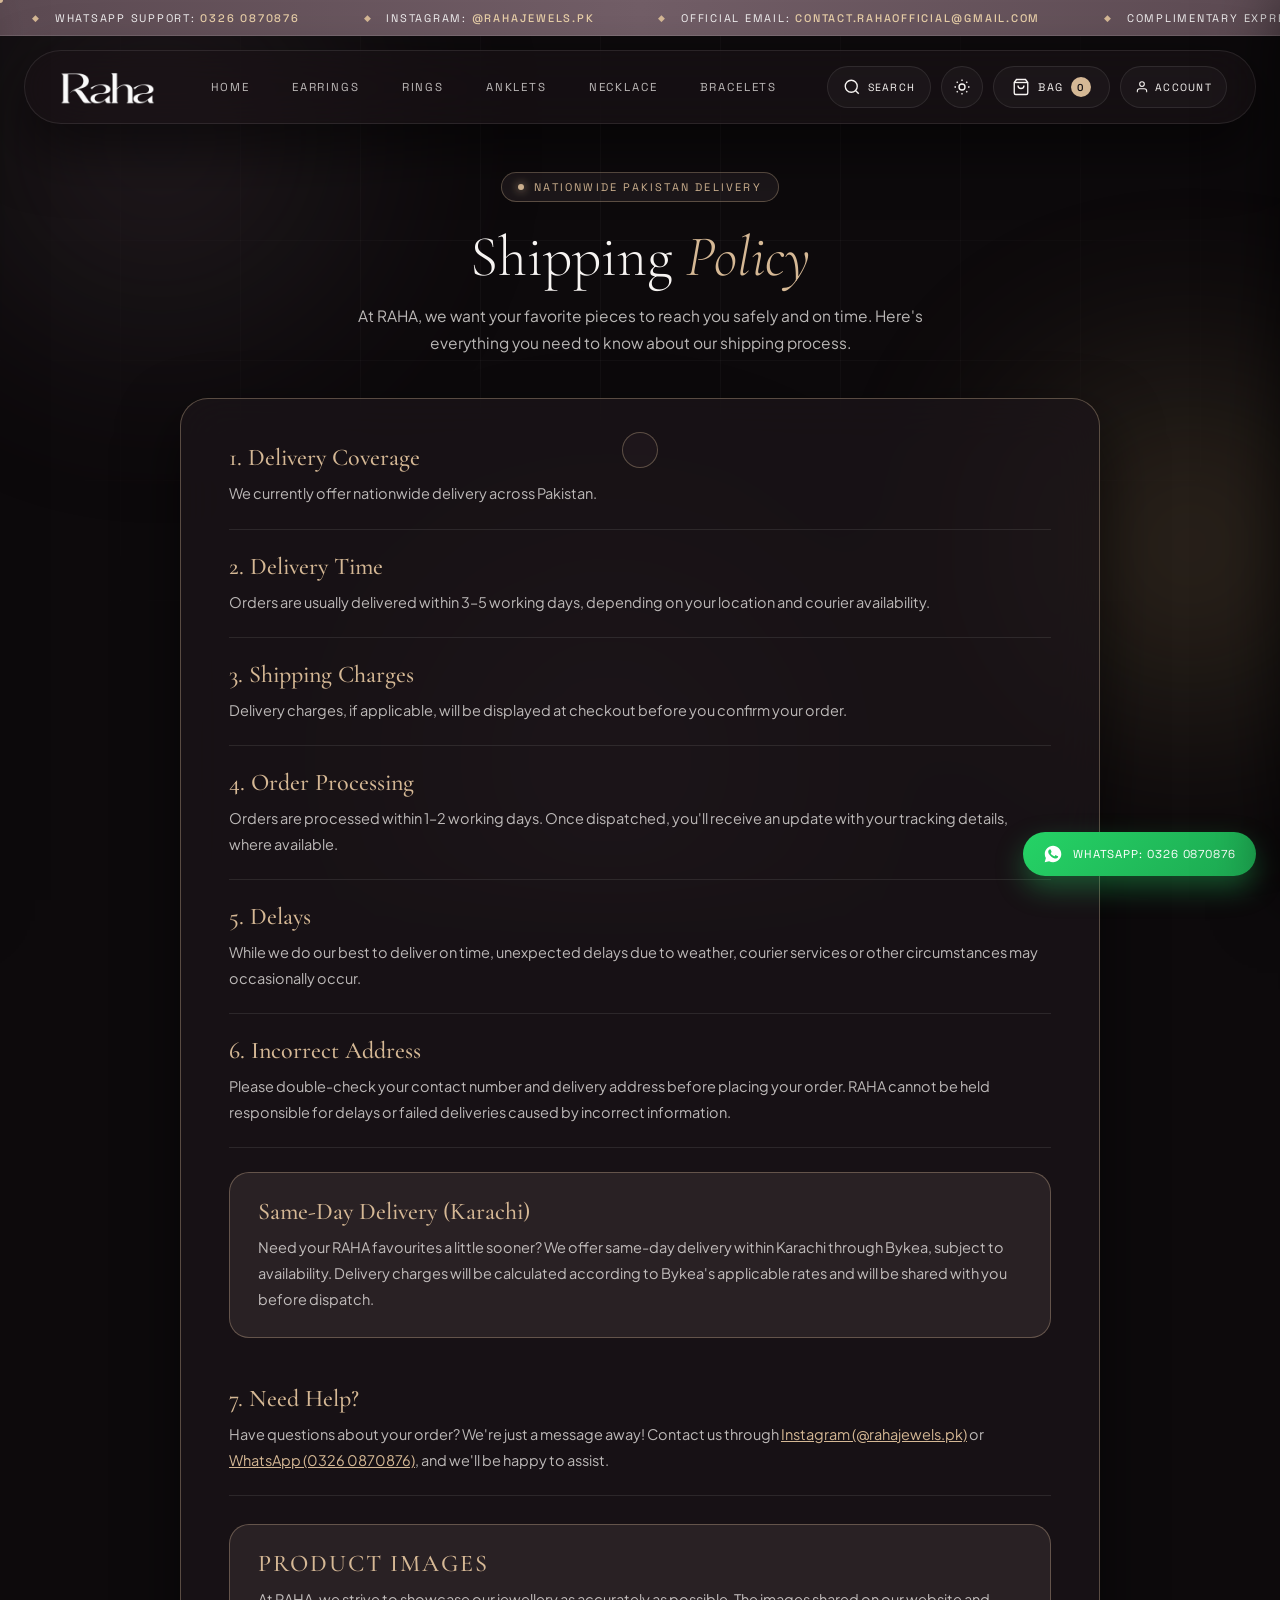
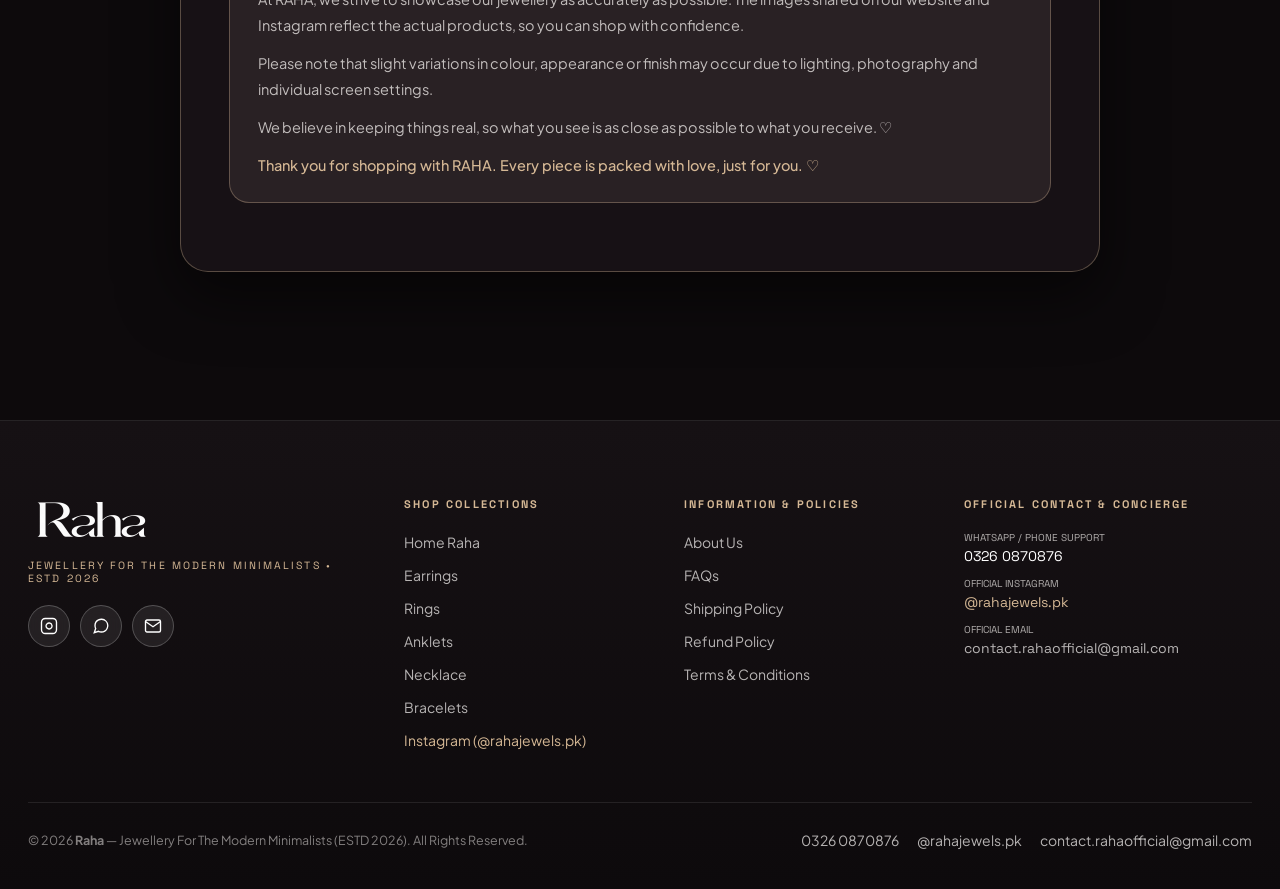
<file: shipping-policy.html>
<!DOCTYPE html>
<html lang="en">
<head>
  <link rel="preconnect" href="https://zqlhbmyiyeyflcflicsv.supabase.co">
  <meta charset="UTF-8">
  <meta name="viewport" content="width=device-width, initial-scale=1.0">
  <!-- RAHA SEO & STRUCTURED DATA START -->
  <title>Shipping & Delivery Policy — Nationwide Pakistan Delivery | Raha Jewels</title>
  <meta name="description" content="Read Raha Jewels shipping rates, city-wise delivery charges, and dispatch timelines across Karachi, Lahore, Islamabad, and all of Pakistan.">
  <meta name="keywords" content="Raha Jewels shipping policy, jewellery delivery charges Pakistan, Cash on Delivery jewellery">
  <meta name="robots" content="index, follow">
  <meta name="author" content="Raha Jewels">
  <meta name="theme-color" content="#120c10">
  <meta name="geo.region" content="PK">
  <meta name="geo.placename" content="Pakistan">
  <link rel="canonical" href="https://rahajewels.pk/shipping-policy.html">
  <meta property="og:type" content="website">
  <meta property="og:site_name" content="Raha Jewels">
  <meta property="og:locale" content="en_PK">
  <meta property="og:title" content="Shipping & Delivery Policy — Nationwide Pakistan Delivery | Raha Jewels">
  <meta property="og:description" content="Read Raha Jewels shipping rates, city-wise delivery charges, and dispatch timelines across Karachi, Lahore, Islamabad, and all of Pakistan.">
  <meta property="og:url" content="https://rahajewels.pk/shipping-policy.html">
  <meta property="og:image" content="https://rahajewels.pk/Assets/Main%20Raha%20logo%20with%20slogan%20(The%20actual%20logo).webp">
  <meta property="og:image:alt" content="Raha Jewels — Jewellery For The Modern Minimalists">
  <meta name="twitter:card" content="summary_large_image">
  <meta name="twitter:title" content="Shipping & Delivery Policy — Nationwide Pakistan Delivery | Raha Jewels">
  <meta name="twitter:description" content="Read Raha Jewels shipping rates, city-wise delivery charges, and dispatch timelines across Karachi, Lahore, Islamabad, and all of Pakistan.">
  <meta name="twitter:image" content="https://rahajewels.pk/Assets/Main%20Raha%20logo%20with%20slogan%20(The%20actual%20logo).webp">
  <!-- RAHA SEO & STRUCTURED DATA END -->
  <link rel="icon" href="/favicon.ico" sizes="48x48">
  <link rel="icon" type="image/png" sizes="192x192" href="Assets/raha-favicon.png">
  <link rel="apple-touch-icon" sizes="192x192" href="Assets/raha-favicon.png">
  <link rel="preconnect" href="https://fonts.googleapis.com">
  <link rel="preconnect" href="https://fonts.gstatic.com" crossorigin>
  <link rel="stylesheet" href="https://fonts.googleapis.com/css2?family=Cormorant+Garamond:ital,wght@0,300;0,400;0,500;0,600;1,400&family=Plus+Jakarta+Sans:wght@300;400;500;600&family=Space+Grotesk:wght@300;400;500;600&display=swap">
  <link rel="stylesheet" href="Assets/css/raha-atelier.css?v=20261126_v77">
</head>
<body>
  <!-- Ambient Futuristic Background Shaders & Architectural Grid -->
  <div class="raha-ambient-canvas" aria-hidden="true">
    <div class="raha-ambient-orb raha-ambient-orb--1"></div>
    <div class="raha-ambient-orb raha-ambient-orb--2"></div>
    <div class="raha-ambient-orb raha-ambient-orb--3"></div>
  </div>
  <div class="raha-arch-grid" aria-hidden="true"></div>

  <!-- Custom Magnetic Luxury Cursor -->
  <div class="raha-cursor-dot" aria-hidden="true"></div>
  <div class="raha-cursor-ring" aria-hidden="true"></div>

  <!-- Top Kinetic Announcement Marquee -->
  <div class="raha-marquee" role="region" aria-label="Raha Announcements">
    <div class="raha-marquee__track">
      
      <span class="raha-marquee__item">
        <span class="raha-marquee__diamond">◆</span>
        <span>WhatsApp Support: <a href="https://wa.me/923260870876" target="_blank" rel="noopener">0326 0870876</a></span>
      </span>
      <span class="raha-marquee__item">
        <span class="raha-marquee__diamond">◆</span>
        <span>Instagram: <a href="https://www.instagram.com/rahajewels.pk?fqnt=eDl6ZzE3NjEwMXFl" target="_blank" rel="noopener">@rahajewels.pk</a></span>
      </span>
      <span class="raha-marquee__item">
        <span class="raha-marquee__diamond">◆</span>
        <span>Official Email: <a href="mailto:contact.rahaofficial@gmail.com">contact.rahaofficial@gmail.com</a></span>
      </span>
      <span class="raha-marquee__item">
        <span class="raha-marquee__diamond">◆</span>
        <span>Complimentary Express Delivery on Orders Above Rs 3,500 • 100% Waterproof &amp; Anti-Tarnish Gold Plated</span>
      </span>
      
      <span class="raha-marquee__item">
        <span class="raha-marquee__diamond">◆</span>
        <span>WhatsApp Support: <a href="https://wa.me/923260870876" target="_blank" rel="noopener">0326 0870876</a></span>
      </span>
      <span class="raha-marquee__item">
        <span class="raha-marquee__diamond">◆</span>
        <span>Instagram: <a href="https://www.instagram.com/rahajewels.pk?fqnt=eDl6ZzE3NjEwMXFl" target="_blank" rel="noopener">@rahajewels.pk</a></span>
      </span>
      <span class="raha-marquee__item">
        <span class="raha-marquee__diamond">◆</span>
        <span>Official Email: <a href="mailto:contact.rahaofficial@gmail.com">contact.rahaofficial@gmail.com</a></span>
      </span>
      <span class="raha-marquee__item">
        <span class="raha-marquee__diamond">◆</span>
        <span>Complimentary Express Delivery on Orders Above Rs 3,500 • 100% Waterproof &amp; Anti-Tarnish Gold Plated</span>
      </span>
    </div>
  </div>

  <!-- Pure Minimalist Floating Glassmorphic Capsule Header -->
  <header class="raha-header-wrap">
    <div class="raha-header">
      <div style="display:flex;align-items:center;gap:12px;">
        <button type="button" class="raha-icon-btn raha-mobile-toggle" data-open-mobile-menu aria-label="Open Navigation Menu">
          <svg viewBox="0 0 24 24" fill="none" stroke="currentColor" stroke-width="1.8">
            <line x1="3" y1="6" x2="21" y2="6"></line>
            <line x1="3" y1="12" x2="21" y2="12"></line>
            <line x1="3" y1="18" x2="15" y2="18"></line>
          </svg>
        </button>
        <a href="index.html" class="raha-logo-link" aria-label="Raha — Jewellery For The Modern Minimalists Home">
          <img src="Assets/Raha logo white with transparent background.webp" alt="Raha" class="raha-logo-img raha-logo-img--light" decoding="async">
          <img src="Assets/Raha logo black with transparent background.webp" alt="Raha" class="raha-logo-img raha-logo-img--dark" decoding="async">
        </a>
      </div>

      <nav aria-label="Primary Raha Navigation">
        <ul class="raha-nav">
          <li><a href="index.html" class="raha-nav__link">Home</a></li>
          <li><a href="earrings.html" class="raha-nav__link">Earrings</a></li>
          <li><a href="rings.html" class="raha-nav__link">Rings</a></li>
          <li><a href="anklets.html" class="raha-nav__link">Anklets</a></li>
          <li><a href="necklace.html" class="raha-nav__link">Necklace</a></li>
          <li><a href="bracelets.html" class="raha-nav__link">Bracelets</a></li>
          
        </ul>
      </nav>

      <div class="raha-header__actions">
        <!-- Minimalist Spotlight Search Trigger -->
        <button type="button" class="raha-icon-btn" data-open-search aria-label="Search Raha Catalog &amp; SKUs" title="Search Pieces &amp; SKUs (Ctrl+K)" style="width:auto;padding:0 15px;border-radius:100px;gap:7px;font-family:var(--font-mono);font-size:10.5px;letter-spacing:0.12em;text-transform:uppercase;">
          <svg viewBox="0 0 24 24" fill="none" stroke="currentColor" stroke-width="1.8">
            <circle cx="11" cy="11" r="8"></circle>
            <line x1="21" y1="21" x2="16.65" y2="16.65"></line>
          </svg>
          <span>Search</span>
        </button>

        <button type="button" class="raha-icon-btn" data-theme-toggle aria-label="Toggle Theme Atmosphere" title="Switch Theme">
          <svg viewBox="0 0 24 24" fill="none" stroke="currentColor" stroke-width="1.8">
            <circle cx="12" cy="12" r="4"></circle>
            <path d="M12 2v2M12 20v2M4.93 4.93l1.41 1.41M17.66 17.66l1.41 1.41M2 12h2M20 12h2M6.34 17.66l-1.41 1.41M19.07 4.93l-1.41 1.41"></path>
          </svg>
        </button>

        <button type="button" class="raha-icon-btn raha-bag-btn" data-open-bag aria-label="Open Shopping Bag">
          <svg viewBox="0 0 24 24" fill="none" stroke="currentColor" stroke-width="1.8">
            <path d="M6 2L3 6v14a2 2 0 002 2h14a2 2 0 002-2V6l-3-4z"></path>
            <line x1="3" y1="6" x2="21" y2="6"></line>
            <path d="M16 10a4 4 0 01-8 0"></path>
          </svg>
          <span>Bag</span>
          <span class="raha-bag-count">0</span>
        </button>

        <!-- Customer Account / Auth Trigger -->
        <button type="button" class="raha-icon-btn raha-auth-btn" data-auth-trigger aria-label="Customer Account Login / Sign Up" style="width:auto;padding:0 14px;border-radius:100px;gap:6px;font-family:var(--font-mono);font-size:10.5px;letter-spacing:0.12em;text-transform:uppercase;">
          <svg viewBox="0 0 24 24" fill="none" stroke="currentColor" stroke-width="1.8" style="width:14px;height:14px;">
            <path d="M20 21v-2a4 4 0 0 0-4-4H8a4 4 0 0 0-4 4v2"></path>
            <circle cx="12" cy="7" r="4"></circle>
          </svg>
          <span class="raha-auth-label">Account</span>
        </button>
      </div>
    </div>
  </header>

  <main>
    <section class="raha-policy-section">
      <div class="raha-container">
        <div class="raha-policy-wrap">
          <div class="raha-policy-hero">
            <div class="raha-eyebrow" style="justify-content:center;">
              <span class="raha-eyebrow__dot"></span>
              <span>Nationwide Pakistan Delivery</span>
            </div>
            <h1 class="raha-policy-title">Shipping <em style="font-style:italic;color:var(--raha-gold);">Policy</em></h1>
            <p class="raha-policy-lead">
              At RAHA, we want your favorite pieces to reach you safely and on time. Here's everything you need to know about our shipping process.
            </p>
          </div>

          <div class="raha-policy-card">
            <div class="raha-policy-block">
              <h3 class="raha-policy-h3">1. Delivery Coverage</h3>
              <p class="raha-policy-p">We currently offer nationwide delivery across Pakistan.</p>
            </div>

            <div class="raha-policy-block">
              <h3 class="raha-policy-h3">2. Delivery Time</h3>
              <p class="raha-policy-p">Orders are usually delivered within 3–5 working days, depending on your location and courier availability.</p>
            </div>

            <div class="raha-policy-block">
              <h3 class="raha-policy-h3">3. Shipping Charges</h3>
              <p class="raha-policy-p">Delivery charges, if applicable, will be displayed at checkout before you confirm your order.</p>
            </div>

            <div class="raha-policy-block">
              <h3 class="raha-policy-h3">4. Order Processing</h3>
              <p class="raha-policy-p">Orders are processed within 1–2 working days. Once dispatched, you'll receive an update with your tracking details, where available.</p>
            </div>

            <div class="raha-policy-block">
              <h3 class="raha-policy-h3">5. Delays</h3>
              <p class="raha-policy-p">While we do our best to deliver on time, unexpected delays due to weather, courier services or other circumstances may occasionally occur.</p>
            </div>

            <div class="raha-policy-block">
              <h3 class="raha-policy-h3">6. Incorrect Address</h3>
              <p class="raha-policy-p">Please double-check your contact number and delivery address before placing your order. RAHA cannot be held responsible for delays or failed deliveries caused by incorrect information.</p>
            </div>

            <div class="raha-policy-callout">
              <h3 class="raha-policy-h3" style="margin-bottom:8px;">Same-Day Delivery (Karachi)</h3>
              <p class="raha-policy-p">
                Need your RAHA favourites a little sooner? We offer same-day delivery within Karachi through Bykea, subject to availability. Delivery charges will be calculated according to Bykea's applicable rates and will be shared with you before dispatch.
              </p>
            </div>

            <div class="raha-policy-block">
              <h3 class="raha-policy-h3">7. Need Help?</h3>
              <p class="raha-policy-p">
                Have questions about your order? We're just a message away! Contact us through <a href="https://www.instagram.com/rahajewels.pk?fqnt=eDl6ZzE3NjEwMXFl" target="_blank" rel="noopener" style="color:var(--raha-gold);">Instagram (@rahajewels.pk)</a> or <a href="https://wa.me/923260870876" target="_blank" rel="noopener" style="color:var(--raha-gold);">WhatsApp (0326 0870876)</a>, and we'll be happy to assist.
              </p>
            </div>

            <div class="raha-policy-callout" style="margin-top:28px;">
              <h3 class="raha-policy-h3" style="text-transform:uppercase;letter-spacing:0.08em;">Product Images</h3>
              <p class="raha-policy-p">
                At RAHA, we strive to showcase our jewellery as accurately as possible. The images shared on our website and Instagram reflect the actual products, so you can shop with confidence.
              </p>
              <p class="raha-policy-p">
                Please note that slight variations in colour, appearance or finish may occur due to lighting, photography and individual screen settings.
              </p>
              <p class="raha-policy-p">
                We believe in keeping things real, so what you see is as close as possible to what you receive. ♡
              </p>
              <p class="raha-policy-p" style="color:var(--raha-gold);font-weight:500;">
                Thank you for shopping with RAHA. Every piece is packed with love, just for you. ♡
              </p>
            </div>
          </div>
        </div>
      </div>
    </section>
  </main>

  <!-- Luxury Footer with Complete Official Raha Contact & Social Integration -->
  <footer class="raha-footer">
    <div class="raha-container">
      <div class="raha-footer__grid">
        <!-- Column 1: Official Raha Identity -->
        <div>
          <a href="index.html" style="display:inline-block;margin-bottom:16px;">
            <img src="Assets/Raha logo white with transparent background.webp" alt="Raha — Jewellery For The Modern Minimalists" style="height:42px;width:auto;" decoding="async">
          </a>
          <p style="font-family:var(--font-mono);font-size:10.5px;letter-spacing:0.2em;text-transform:uppercase;color:var(--raha-gold);margin-bottom:20px;">
            Jewellery For The Modern Minimalists • ESTD 2026
          </p>
          <!-- Footer Social Icon Bar -->
          <div style="display:flex;gap:10px;align-items:center;">
            <a href="https://www.instagram.com/rahajewels.pk?fqnt=eDl6ZzE3NjEwMXFl" target="_blank" rel="noopener" class="raha-icon-btn raha-footer-social-btn" aria-label="Instagram @rahajewels.pk" title="Instagram @rahajewels.pk">
              <svg viewBox="0 0 24 24" fill="none" stroke="currentColor" stroke-width="1.8">
                <rect x="2" y="2" width="20" height="20" rx="5" ry="5"></rect>
                <path d="M16 11.37A4 4 0 1112.63 8 4 4 0 0116 11.37z"></path>
                <line x1="17.5" y1="6.5" x2="17.51" y2="6.5"></line>
              </svg>
            </a>
            <a href="https://wa.me/923260870876" target="_blank" rel="noopener" class="raha-icon-btn raha-footer-social-btn" aria-label="WhatsApp 0326 0870876" title="WhatsApp 0326 0870876">
              <svg viewBox="0 0 24 24" fill="none" stroke="currentColor" stroke-width="1.8">
                <path d="M21 11.5a8.38 8.38 0 01-.9 3.8 8.5 8.5 0 01-7.6 4.7 8.38 8.38 0 01-3.8-.9L3 21l1.9-5.7a8.38 8.38 0 01-.9-3.8 8.5 8.5 0 014.7-7.6 8.38 8.38 0 013.8-.9h.5a8.48 8.48 0 018 8v.5z"></path>
              </svg>
            </a>
            <a href="mailto:contact.rahaofficial@gmail.com" class="raha-icon-btn raha-footer-social-btn" aria-label="Email contact.rahaofficial@gmail.com" title="Email contact.rahaofficial@gmail.com">
              <svg viewBox="0 0 24 24" fill="none" stroke="currentColor" stroke-width="1.8">
                <path d="M4 4h16c1.1 0 2 .9 2 2v12c0 1.1-.9 2-2 2H4c-1.1 0-2-.9-2-2V6c0-1.1.9-2 2-2z"></path>
                <polyline points="22,6 12,13 2,6"></polyline>
              </svg>
            </a>
          </div>
        </div>

        <!-- Column 2: Shop Collections Menu (Includes Instagram Link) -->
        <div>
          <h3 class="raha-footer__heading">Shop Collections</h3>
          <ul class="raha-footer__list">
            <li><a href="index.html" class="raha-footer__link">Home Raha</a></li>
            <li><a href="earrings.html" class="raha-footer__link">Earrings</a></li>
            <li><a href="rings.html" class="raha-footer__link">Rings</a></li>
            <li><a href="anklets.html" class="raha-footer__link">Anklets</a></li>
            <li><a href="necklace.html" class="raha-footer__link">Necklace</a></li>
            <li><a href="bracelets.html" class="raha-footer__link">Bracelets</a></li>
            <li><a href="https://www.instagram.com/rahajewels.pk?fqnt=eDl6ZzE3NjEwMXFl" target="_blank" rel="noopener" class="raha-footer__link" style="color:var(--raha-gold);">Instagram (@rahajewels.pk)</a></li>
          </ul>
        </div>

        <!-- Column 3: Information & Store Policies (Footer-Exclusive Navigation) -->
        <div>
          <h3 class="raha-footer__heading">Information &amp; Policies</h3>
          <ul class="raha-footer__list">
            <li><a href="about-us.html" class="raha-footer__link">About Us</a></li>
            <li><a href="faqs.html" class="raha-footer__link">FAQs</a></li>
            <li><a href="shipping-policy.html" class="raha-footer__link">Shipping Policy</a></li>
            <li><a href="refund-policy.html" class="raha-footer__link">Refund Policy</a></li>
            <li><a href="terms-and-conditions.html" class="raha-footer__link">Terms &amp; Conditions</a></li>
          </ul>
        </div>

        <!-- Column 4: Official Contact Concierge -->
        <div>
          <h3 class="raha-footer__heading">Official Contact &amp; Concierge</h3>
          <ul class="raha-footer__list">
            <li>
              <span style="display:block;font-family:var(--font-mono);font-size:10px;text-transform:uppercase;color:rgba(247,244,242,0.68);">WhatsApp / Phone Support</span>
              <a href="https://wa.me/923260870876" target="_blank" rel="noopener" class="raha-footer__link" style="font-family:var(--font-mono);color:#fff;">0326 0870876</a>
            </li>
            <li>
              <span style="display:block;font-family:var(--font-mono);font-size:10px;text-transform:uppercase;color:rgba(247,244,242,0.68);">Official Instagram</span>
              <a href="https://www.instagram.com/rahajewels.pk?fqnt=eDl6ZzE3NjEwMXFl" target="_blank" rel="noopener" class="raha-footer__link" style="font-family:var(--font-mono);color:var(--raha-gold);">@rahajewels.pk</a>
            </li>
            <li>
              <span style="display:block;font-family:var(--font-mono);font-size:10px;text-transform:uppercase;color:rgba(247,244,242,0.68);">Official Email</span>
              <a href="mailto:contact.rahaofficial@gmail.com" class="raha-footer__link" style="font-family:var(--font-mono);">contact.rahaofficial@gmail.com</a>
            </li>
          </ul>
        </div>
      </div>

      <div class="raha-footer__bottom">
        <div>&copy; 2026 <strong>Raha</strong> — Jewellery For The Modern Minimalists (ESTD 2026). All Rights Reserved.</div>
        <div style="display:flex;gap:18px;flex-wrap:wrap;">
          <a href="https://wa.me/923260870876" target="_blank" rel="noopener" class="raha-footer__link">0326 0870876</a>
          <a href="https://www.instagram.com/rahajewels.pk?fqnt=eDl6ZzE3NjEwMXFl" target="_blank" rel="noopener" class="raha-footer__link">@rahajewels.pk</a>
          <a href="mailto:contact.rahaofficial@gmail.com" class="raha-footer__link">contact.rahaofficial@gmail.com</a>
        </div>
      </div>
    </div>
  </footer>

  <!-- Shared Backdrop for Drawers, Spotlight Search & Quick-View Modal -->
  <div class="raha-backdrop" id="raha-backdrop"></div>

  <!-- Spotlight Command-Palette Search & Delivery Concierge Modal -->
  <div class="raha-spotlight-modal" id="raha-spotlight-modal" role="dialog" aria-modal="true" aria-label="Search Raha Catalog">
    <div class="raha-spotlight-box">
      <div class="raha-spotlight-bar">
        <select class="raha-spotlight-cat" id="raha-global-search-cat" aria-label="Filter by Department">
          <option value="all">All Archetypes</option>
          <option value="earrings">Earrings</option>
          <option value="rings">Rings</option>
          <option value="anklets">Anklets</option>
          <option value="necklace">Necklace</option>
          <option value="bracelets">Bracelets</option>
        </select>
        <input type="search"
               id="raha-global-search-input"
               class="raha-spotlight-input"
               placeholder="Search by piece name, finish, or SKU (e.g. hoops, herringbone, RAHA-EAR-01)..."
               autocomplete="off">
        <button type="button" class="raha-icon-btn" data-close-overlay aria-label="Close Search" style="width:34px;height:34px;">&times;</button>
      </div>
      <div style="padding:10px 22px;background:rgba(114,94,103,0.14);border-bottom:1px solid var(--border-subtle);display:flex;justify-content:space-between;align-items:center;flex-wrap:wrap;gap:8px;font-family:var(--font-mono);font-size:10.5px;">
        <span style="color:var(--text-secondary);">📍 Deliver to Pakistan: <strong style="color:var(--raha-gold);cursor:pointer;" data-deliver-toggle data-deliver-city>Karachi • Express 24h</strong> (Click city to switch)</span>
        <span style="color:var(--text-muted);">Free Express Delivery Above Rs 3,500</span>
      </div>
      <div class="raha-spotlight-results" id="raha-global-search-results"></div>
    </div>
  </div>

  <!-- Left Slide-Out Mobile Menu Drawer -->
  <aside class="raha-drawer raha-drawer--left" id="raha-mobile-drawer" aria-label="Mobile Navigation Drawer">
    <div class="raha-drawer__head">
      <a href="index.html" class="raha-logo-link">
        <img src="Assets/Raha logo white with transparent background.webp" alt="Raha" class="raha-logo-img raha-logo-img--light" style="height:30px;" decoding="async">
        <img src="Assets/Raha logo black with transparent background.webp" alt="Raha" class="raha-logo-img raha-logo-img--dark" style="height:30px;" decoding="async">
      </a>
      <button type="button" class="raha-icon-btn" data-close-overlay aria-label="Close Menu">&times;</button>
    </div>
    <div class="raha-drawer__body">
      <div style="margin-bottom:24px;">
        <a href="index.html" style="display:flex;justify-content:space-between;align-items:center;padding:14px 0;border-bottom:1px solid var(--border-subtle);text-decoration:none;font-family:var(--font-serif);font-size:22px;color:var(--text-primary);"><span>Home</span><span style="font-family:var(--font-mono);font-size:12px;color:var(--raha-gold);">→</span></a>
<a href="earrings.html" style="display:flex;justify-content:space-between;align-items:center;padding:14px 0;border-bottom:1px solid var(--border-subtle);text-decoration:none;font-family:var(--font-serif);font-size:22px;color:var(--text-primary);"><span>Earrings</span><span style="font-family:var(--font-mono);font-size:12px;color:var(--raha-gold);">→</span></a>
<a href="rings.html" style="display:flex;justify-content:space-between;align-items:center;padding:14px 0;border-bottom:1px solid var(--border-subtle);text-decoration:none;font-family:var(--font-serif);font-size:22px;color:var(--text-primary);"><span>Rings</span><span style="font-family:var(--font-mono);font-size:12px;color:var(--raha-gold);">→</span></a>
<a href="anklets.html" style="display:flex;justify-content:space-between;align-items:center;padding:14px 0;border-bottom:1px solid var(--border-subtle);text-decoration:none;font-family:var(--font-serif);font-size:22px;color:var(--text-primary);"><span>Anklets</span><span style="font-family:var(--font-mono);font-size:12px;color:var(--raha-gold);">→</span></a>
<a href="necklace.html" style="display:flex;justify-content:space-between;align-items:center;padding:14px 0;border-bottom:1px solid var(--border-subtle);text-decoration:none;font-family:var(--font-serif);font-size:22px;color:var(--text-primary);"><span>Necklace</span><span style="font-family:var(--font-mono);font-size:12px;color:var(--raha-gold);">→</span></a>
<a href="bracelets.html" style="display:flex;justify-content:space-between;align-items:center;padding:14px 0;border-bottom:1px solid var(--border-subtle);text-decoration:none;font-family:var(--font-serif);font-size:22px;color:var(--text-primary);"><span>Bracelets</span><span style="font-family:var(--font-mono);font-size:12px;color:var(--raha-gold);">→</span></a>

      </div>
      <div style="padding:18px;border-radius:18px;border:1px solid var(--border-subtle);background:var(--bg-card);">
        <div style="font-family:var(--font-mono);font-size:10px;letter-spacing:0.18em;text-transform:uppercase;color:var(--raha-gold);margin-bottom:20px;">
          Official Raha Concierge
        </div>
        <p style="margin-bottom:10px;font-size:13px;">
          <a href="https://wa.me/923260870876" target="_blank" rel="noopener" style="color:var(--text-primary);text-decoration:none;">WhatsApp: <strong>0326 0870876</strong></a>
        </p>
        <p style="margin-bottom:10px;font-size:13px;">
          <a href="https://www.instagram.com/rahajewels.pk?fqnt=eDl6ZzE3NjEwMXFl" target="_blank" rel="noopener" style="color:var(--raha-gold);text-decoration:none;">Instagram: <strong>@rahajewels.pk</strong></a>
        </p>
        <p style="font-size:13px;">
          <a href="mailto:contact.rahaofficial@gmail.com" style="color:var(--text-secondary);text-decoration:none;">contact.rahaofficial@gmail.com</a>
        </p>
      </div>
    </div>
  </aside>

  <!-- Right Slide-Out Shopping Bag Drawer -->
  <aside class="raha-drawer" id="raha-bag-drawer" aria-label="Raha Shopping Bag">
    <div class="raha-drawer__head">
      <h2 class="raha-drawer__title">Your Raha Bag</h2>
      <button type="button" class="raha-icon-btn" data-close-overlay aria-label="Close Bag">&times;</button>
    </div>
    <div class="raha-fsb">
      <div class="raha-fsb__text" id="raha-fsb-text">Enjoy <strong style="color:var(--raha-gold);">Free Express Delivery</strong> on orders above Rs 3,500</div>
      <div class="raha-fsb__bar">
        <div class="raha-fsb__fill" id="raha-fsb-fill" style="width:0%;"></div>
      </div>
    </div>
    <div class="raha-drawer__body" id="raha-bag-items"></div>
    <div class="raha-drawer__foot">
      <div style="display:flex;justify-content:space-between;align-items:center;margin-bottom:14px;">
        <span style="font-family:var(--font-mono);font-size:11px;letter-spacing:0.15em;text-transform:uppercase;color:var(--text-secondary);">Estimated Subtotal</span>
        <span style="font-family:var(--font-mono);font-size:18px;font-weight:600;color:var(--raha-gold);" id="raha-bag-subtotal">Rs 0</span>
      </div>
      <button type="button" class="raha-btn raha-btn--primary" id="raha-cod-checkout-btn" style="width:100%;padding:14px 20px;">
        <span>Checkout</span>
      </button>
    </div>
  </aside>

  <!-- Cash on Delivery (COD) Customer Address & Details Modal -->
  <div class="raha-cod-modal" id="raha-cod-modal" role="dialog" aria-modal="true" aria-labelledby="raha-cod-modal-title">
    <div class="raha-cod-modal__box">
      <div class="raha-cod-modal__head">
        <div>
          <div style="font-family:var(--font-mono);font-size:10px;letter-spacing:0.18em;text-transform:uppercase;color:var(--raha-gold);margin-bottom:4px;">Pakistan Express Dispatch • Pay at Doorstep</div>
          <h3 style="font-family:var(--font-serif);font-size:28px;font-weight:400;color:var(--text-primary);" id="raha-cod-modal-title">Cash on Delivery Checkout</h3>
        </div>
        <button type="button" class="raha-icon-btn" data-close-overlay aria-label="Close Cash on Delivery Modal">&times;</button>
      </div>

      <!-- Step 1: Address, Phone No, Name & Email Form + Live Order Summary -->
      <div id="raha-cod-form-view" class="raha-cod-modal__grid">
        <form id="raha-cod-form" novalidate>
          <div class="raha-cod-error" id="raha-cod-error">
            Please enter your Full Name, Phone Number, Email Address, and Complete Delivery Address to confirm your Cash on Delivery order.
          </div>

          <div class="raha-cod-field-row">
            <div class="raha-cod-field">
              <label class="raha-cod-label" for="cod-input-name">Full Name <span>*</span></label>
              <input type="text" id="cod-input-name" class="raha-cod-input" placeholder="e.g. Ayesha Khan" required autocomplete="name">
            </div>
            <div class="raha-cod-field">
              <label class="raha-cod-label" for="cod-input-phone">Phone / WhatsApp No. <span>*</span></label>
              <input type="tel" id="cod-input-phone" class="raha-cod-input" placeholder="e.g. +92 300 1234567" required autocomplete="tel">
            </div>
          </div>

          <div class="raha-cod-field-row">
            <div class="raha-cod-field">
              <label class="raha-cod-label" for="cod-input-email">Email Address <span>*</span></label>
              <input type="email" id="cod-input-email" class="raha-cod-input" placeholder="e.g. ayesha@example.com" required autocomplete="email">
            </div>
            <div class="raha-cod-field">
              <label class="raha-cod-label" for="cod-input-city">Delivery City <span>*</span></label>
              <select id="cod-input-city" class="raha-cod-input" required autocomplete="address-level2" style="background:#171215;color:var(--text-primary);cursor:pointer;">
                <option value="" disabled selected>Select Your City...</option>
                <option value="Karachi">Karachi</option>
                <option value="Lahore">Lahore</option>
                <option value="Islamabad">Islamabad</option>
                <option value="Rawalpindi">Rawalpindi</option>
                <option value="Faisalabad">Faisalabad</option>
                <option value="Multan">Multan</option>
                <option value="Peshawar">Peshawar</option>
                <option value="Quetta">Quetta</option>
                <option value="Sialkot">Sialkot</option>
                <option value="Gujranwala">Gujranwala</option>
                <option value="Hyderabad">Hyderabad</option>
                <option value="Abbottabad">Abbottabad</option>
                <option value="Bahawalpur">Bahawalpur</option>
                <option value="Sargodha">Sargodha</option>
                <option value="Sukkur">Sukkur</option>
                <option value="Larkana">Larkana</option>
                <option value="Wah Cantt">Wah Cantt</option>
                <option value="Taxila">Taxila</option>
                <option value="Jhelum">Jhelum</option>
                <option value="Gujrat">Gujrat</option>
                <option value="Sahiwal">Sahiwal</option>
                <option value="Mardan">Mardan</option>
                <option value="Kasur">Kasur</option>
                <option value="Rahim Yar Khan">Rahim Yar Khan</option>
                <option value="Dera Ghazi Khan">Dera Ghazi Khan</option>
                <option value="Sheikhupura">Sheikhupura</option>
                <option value="Muzaffarabad">Muzaffarabad (AJK)</option>
                <option value="Mirpur">Mirpur (AJK)</option>
                <option value="Gilgit">Gilgit</option>
                <option value="Other City">Other City (Nationwide)</option>
              </select>
              <input type="text" id="cod-input-city-other" class="raha-cod-input" placeholder="Type your city name..." style="display:none;margin-top:8px;">
            </div>
          </div>

          <div class="raha-cod-field">
            <label class="raha-cod-label" for="cod-input-address">Complete Street Delivery Address <span>*</span></label>
            <textarea id="cod-input-address" class="raha-cod-textarea" placeholder="House / Flat No., Street Name, Block / Phase / Sector, Area &amp; Nearest Landmark" required autocomplete="street-address"></textarea>
          </div>

          <div class="raha-cod-field">
            <label class="raha-cod-label" for="cod-input-notes">Delivery Note / Keepsake Gift Message (Optional)</label>
            <input type="text" id="cod-input-notes" class="raha-cod-input" placeholder="Optional instructions for rider or complimentary gift card note">
          </div>

          <div class="raha-cod-field" style="margin-top:4px;margin-bottom:6px;">
            <label class="raha-cod-label" style="margin-bottom:8px;">Select Payment Method <span>*</span></label>
            <div style="display:grid;grid-template-columns:1fr 1fr;gap:10px;" id="raha-payment-methods-grid">
              <label class="raha-payment-option is-selected" id="pay-opt-cod" style="cursor:pointer;display:flex;align-items:flex-start;gap:10px;padding:12px 14px;border-radius:12px;background:rgba(214,183,138,0.08);border:1.5px solid var(--raha-gold);transition:all 0.2s ease;">
                <input type="radio" name="raha-payment-mode" value="cod" checked style="accent-color:var(--raha-gold);margin-top:2px;cursor:pointer;">
                <div>
                  <div style="font-family:var(--font-mono);font-size:12px;font-weight:600;color:var(--text-primary);letter-spacing:0.04em;">📦 Cash on Delivery</div>
                  <div style="font-size:10.5px;color:var(--text-secondary);margin-top:2px;line-height:1.4;">Pay in cash upon doorstep delivery</div>
                </div>
              </label>
              <label class="raha-payment-option" id="pay-opt-online" style="cursor:pointer;display:flex;align-items:flex-start;gap:10px;padding:12px 14px;border-radius:12px;background:rgba(100,181,246,0.04);border:1px solid rgba(100,181,246,0.25);transition:all 0.2s ease;">
                <input type="radio" name="raha-payment-mode" value="online" style="accent-color:#64b5f6;margin-top:2px;cursor:pointer;">
                <div>
                  <div style="font-family:var(--font-mono);font-size:12px;font-weight:600;color:#64b5f6;letter-spacing:0.04em;">💳 Online Payment</div>
                  <div style="font-size:10.5px;color:var(--text-secondary);margin-top:2px;line-height:1.4;">Bank Transfer / Raast via WhatsApp</div>
                </div>
              </label>
            </div>
          </div>

          <button type="submit" class="raha-btn raha-btn--primary" id="raha-cod-submit-btn" style="width:100%;padding:15px 22px;margin-top:6px;">
            <span id="raha-cod-submit-label">Confirm Cash on Delivery Order</span>
          </button>
        </form>

        <div class="raha-cod-summary-box">
          <div>
            <div style="font-family:var(--font-mono);font-size:10.5px;letter-spacing:0.15em;text-transform:uppercase;color:var(--raha-gold);margin-bottom:20px;">
              Your Raha Order Summary
            </div>
            <div class="raha-cod-items-list" id="raha-cod-items-list"></div>
          </div>

          <div style="padding-top:14px;border-top:1px solid var(--border-subtle);display:flex;flex-direction:column;gap:8px;font-family:var(--font-mono);font-size:12px;">
            <div style="display:flex;justify-content:space-between;color:var(--text-secondary);">
              <span>Items Subtotal</span>
              <span id="raha-cod-subtotal">Rs 0</span>
            </div>
            <div style="display:flex;justify-content:space-between;color:var(--text-secondary);">
              <span>Express COD Shipping</span>
              <span id="raha-cod-shipping" style="color:var(--raha-gold);">FREE</span>
            </div>
            <div style="display:flex;justify-content:space-between;font-size:16px;font-weight:600;color:var(--text-primary);padding-top:8px;border-top:1px solid var(--border-subtle);">
              <span>Total COD Payable</span>
              <span id="raha-cod-total" style="color:var(--raha-gold);">Rs 0</span>
            </div>

          </div>
        </div>
      </div>

      <!-- Step 2: Confirmed Order Receipt View -->
      <div id="raha-cod-receipt-view" class="raha-cod-receipt" style="display:none;"></div>
    </div>
  </div>

  <!-- Customer Authentication (Login / Sign Up) Modal -->
  <div class="raha-modal" id="raha-auth-modal" role="dialog" aria-modal="true" aria-labelledby="raha-auth-modal-title">
    <div class="raha-modal__box" style="grid-template-columns:1fr;max-width:480px;padding:32px 28px;">
      <div style="display:flex;justify-content:space-between;align-items:center;margin-bottom:14px;">
        <span style="font-family:var(--font-mono);font-size:10px;letter-spacing:0.18em;text-transform:uppercase;color:var(--raha-gold);" id="raha-auth-modal-title">Raha Membership</span>
        <button type="button" class="raha-icon-btn" data-close-overlay aria-label="Close Authentication Modal">&times;</button>
      </div>

      <!-- Logged-in Profile View (when active user exists) -->
      <div id="auth-logged-in-view" style="display:none;text-align:center;padding:12px 0;">
        <div style="width:52px;height:52px;border-radius:50%;background:rgba(214,183,138,0.15);border:1px solid var(--raha-gold);display:flex;align-items:center;justify-content:center;margin:0 auto 12px;color:var(--raha-gold);font-size:22px;">👤</div>
        <h3 style="font-family:var(--font-serif);font-size:26px;font-weight:400;margin-bottom:4px;" id="auth-user-display-name">Welcome Back</h3>
        <p style="font-family:var(--font-mono);font-size:12px;color:var(--text-muted);margin-bottom:20px;" id="auth-user-display-email">customer@example.com</p>
        
        <div style="display:flex;flex-direction:column;gap:10px;">
          <button type="button" class="raha-btn raha-btn--primary" id="auth-go-to-checkout-btn" style="width:100%;padding:13px 20px;">
            <span>Proceed to Checkout</span>
          </button>
          <button type="button" class="raha-btn raha-btn--glass" id="auth-logout-btn" style="width:100%;padding:11px 20px;color:#e57373;">
            <span>Sign Out of Account</span>
          </button>
        </div>
      </div>

      <!-- Auth Form View (Tabs: Sign In vs Sign Up) -->
      <div id="auth-forms-view">
        <div id="auth-modal-banner" style="display:none;padding:10px 14px;border-radius:12px;background:rgba(214,183,138,0.14);border:1px solid var(--raha-gold);color:var(--raha-gold-light);font-size:12px;margin-bottom:14px;line-height:1.45;">
          🔒 <strong>Account Required</strong>: Please sign in or create an account to complete your Cash on Delivery order.
        </div>

        <div style="display:flex;border-bottom:1px solid var(--border-subtle);margin-bottom:18px;">
          <button type="button" class="raha-filter-pill is-active" id="auth-tab-signin" style="flex:1;border-radius:0;border:none;border-bottom:2px solid var(--raha-gold);padding:10px;background:none;color:var(--raha-gold);">Sign In</button>
          <button type="button" class="raha-filter-pill" id="auth-tab-signup" style="flex:1;border-radius:0;border:none;border-bottom:2px solid transparent;padding:10px;background:none;color:var(--text-secondary);">Create Account</button>
        </div>

        <div id="auth-error-box" style="display:none;padding:10px 14px;border-radius:12px;background:rgba(229,115,115,0.14);border:1px solid rgba(229,115,115,0.4);color:#ffcdd2;font-size:12px;margin-bottom:14px;"></div>

        <!-- Sign In Form -->
        <form id="raha-signin-form">
          <div class="raha-cod-field">
            <label class="raha-cod-label" for="signin-email">Email Address</label>
            <input type="email" id="signin-email" class="raha-cod-input" placeholder="e.g. ayesha@example.com" required autocomplete="email">
          </div>
          <div class="raha-cod-field">
            <label class="raha-cod-label" for="signin-password">Password</label>
            <input type="password" id="signin-password" class="raha-cod-input" placeholder="••••••••" required autocomplete="current-password">
          </div>
          <button type="submit" class="raha-btn raha-btn--primary" id="signin-submit-btn" style="width:100%;padding:14px;margin-top:6px;">
            <span>Sign In to Account</span>
          </button>
        </form>

        <!-- Sign Up Form -->
        <form id="raha-signup-form" style="display:none;">
          <div class="raha-cod-field">
            <label class="raha-cod-label" for="signup-name">Full Name</label>
            <input type="text" id="signup-name" class="raha-cod-input" placeholder="e.g. Ayesha Khan" required autocomplete="name">
          </div>
          <div class="raha-cod-field">
            <label class="raha-cod-label" for="signup-email">Email Address</label>
            <input type="email" id="signup-email" class="raha-cod-input" placeholder="e.g. ayesha@example.com" required autocomplete="email">
          </div>
          <div class="raha-cod-field">
            <label class="raha-cod-label" for="signup-password">Create Password</label>
            <input type="password" id="signup-password" class="raha-cod-input" placeholder="At least 6 characters..." required autocomplete="new-password">
          </div>
          <button type="submit" class="raha-btn raha-btn--primary" id="signup-submit-btn" style="width:100%;padding:14px;margin-top:6px;">
            <span>Create My Raha Account</span>
          </button>
        </form>
      </div>
    </div>
  </div>

  <!-- 360° Quick-View Inspection Modal -->
  <div class="raha-modal" id="raha-quickview-modal" role="dialog" aria-modal="true" aria-labelledby="raha-qv-title">
    <div class="raha-modal__box">
      <div style="background:#181316;position:relative;min-height:340px;">
        <img src="Assets/Main Raha logo with slogan (The actual logo).webp" alt="Quick View Piece" id="raha-qv-img" style="width:100%;height:100%;object-fit:cover;display:block;" decoding="async">
      </div>
      <div style="padding:32px;display:flex;flex-direction:column;justify-content:space-between;">
        <div>
          <div style="display:flex;justify-content:space-between;align-items:center;margin-bottom:12px;">
            <span style="font-family:var(--font-mono);font-size:10.5px;letter-spacing:0.16em;text-transform:uppercase;color:var(--raha-gold);" id="raha-qv-cat">Raha Edition</span>
            <button type="button" class="raha-icon-btn" data-close-overlay aria-label="Close Quick View">&times;</button>
          </div>
          <h3 style="font-family:var(--font-serif);font-size:30px;font-weight:400;margin-bottom:12px;" id="raha-qv-title">Raha Signature Piece</h3>
          <div style="display:flex;align-items:baseline;gap:12px;margin-bottom:18px;">
            <span style="font-family:var(--font-mono);font-size:20px;color:var(--raha-gold);" id="raha-qv-price">Rs 2,450</span>
            <span style="font-family:var(--font-mono);font-size:14px;color:var(--text-muted);text-decoration:line-through;" id="raha-qv-compare">Rs 3,200</span>
          </div>
          <p style="font-size:13.5px;line-height:1.7;color:var(--text-secondary);margin-bottom:18px;">
            Precision-crafted with surgical 316L stainless steel &amp; gold-plated finish. 100% waterproof, anti-tarnish, and delivered in our signature mauve Raha keepsake box.
          </p>
          <div style="margin-bottom:22px;">
            <div style="font-family:var(--font-mono);font-size:10px;letter-spacing:0.15em;text-transform:uppercase;color:var(--text-muted);margin-bottom:8px;">Switch Inspection Angle</div>
            <div id="raha-qv-thumbs" style="display:flex;gap:8px;flex-wrap:wrap;"></div>
          </div>
        </div>
        <button type="button" class="raha-btn raha-btn--primary" id="raha-qv-add" style="width:100%;">
          <span>Add to Raha Bag</span>
        </button>
      </div>
    </div>
  </div>

  <!-- Floating Bottom-Right WhatsApp Chat Widget -->
  <a href="https://wa.me/923260870876?text=Hi%20Raha%20Jewel%20Studio!%20I%20would%20like%20assistance%20with%20an%20order."
     target="_blank"
     rel="noopener"
     class="twz-whatsapp-float"
     aria-label="WhatsApp Support 0326 0870876"
     style="color:#fff;text-decoration:none;font-family:var(--font-mono);font-size:11.5px;letter-spacing:0.08em;box-shadow:0 12px 28px rgba(37,211,102,0.35);">
    <svg viewBox="0 0 24 24" width="18" height="18" fill="currentColor">
      <path d="M12.04 2C6.58 2 2.13 6.45 2.13 11.91c0 1.75.46 3.45 1.32 4.95L2.05 22l5.25-1.38c1.45.79 3.08 1.21 4.74 1.21 5.46 0 9.91-4.45 9.91-9.91C21.95 6.45 17.5 2 12.04 2zm5.82 14.01c-.24.68-1.41 1.3-1.95 1.38-.5.08-1.13.11-1.83-.11-.42-.13-.97-.31-1.66-.61-2.92-1.26-4.82-4.21-4.97-4.41-.15-.2-1.19-1.58-1.19-3.01 0-1.43.75-2.13 1.02-2.42.27-.29.59-.36.79-.36.2 0 .4 0 .57.01.18.01.43-.07.67.51.24.58.82 2.01.89 2.16.07.15.12.32.02.52-.1.2-.15.32-.3.49-.15.17-.31.38-.44.51-.15.15-.3.31-.13.6.17.29.76 1.25 1.63 2.02 1.12.99 2.06 1.3 2.35 1.45.29.15.46.13.63-.07.17-.2.73-.85.92-1.14.2-.29.39-.24.66-.15.27.1 1.71.81 2 .95.29.15.49.22.56.34.07.12.07.7-.17 1.38z"/>
    </svg>
    <span>WhatsApp: 0326 0870876</span>
  </a>

  <script src="Assets/js/supabase.min.js"></script>
  <script src="Assets/js/raha-supabase.js?v=20261125_v78"></script>
  <script src="Assets/js/replica-enhancements.js?v=20261125_v78"></script>
</body>
</html>
</file>
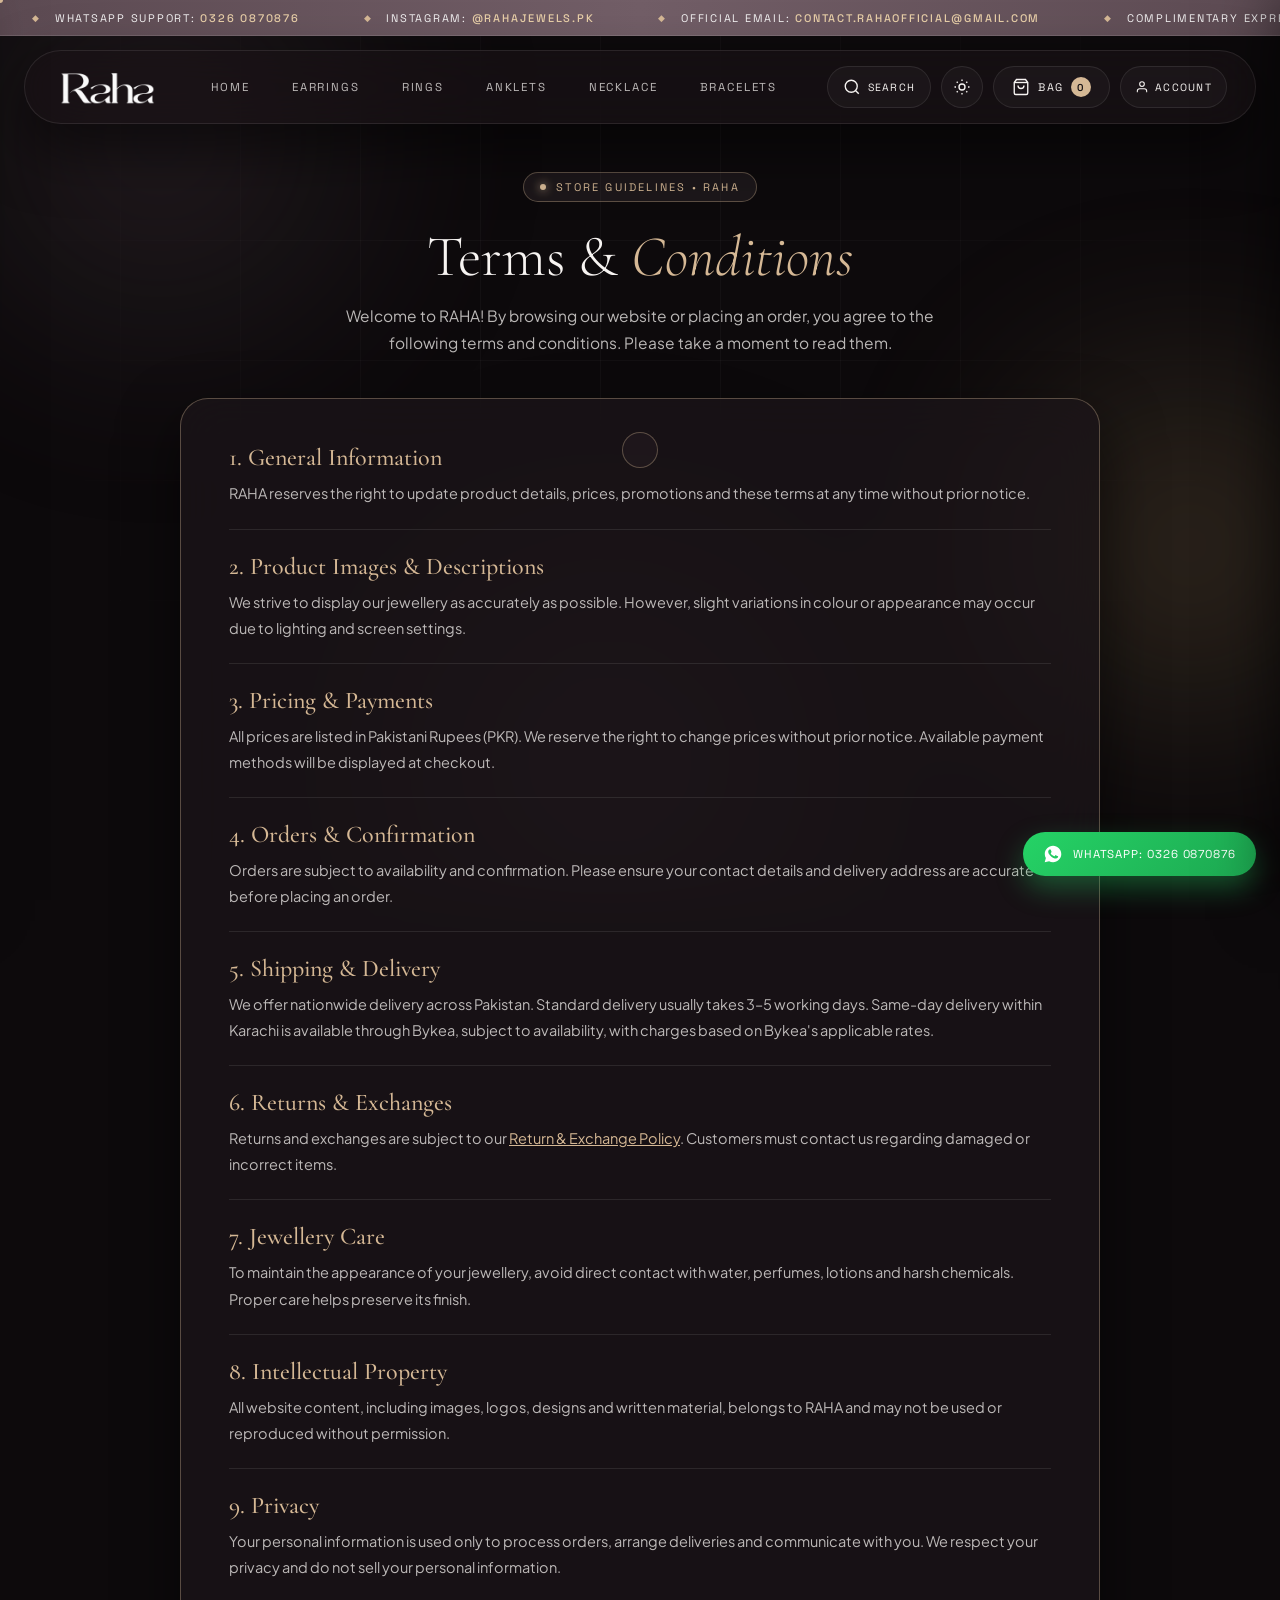
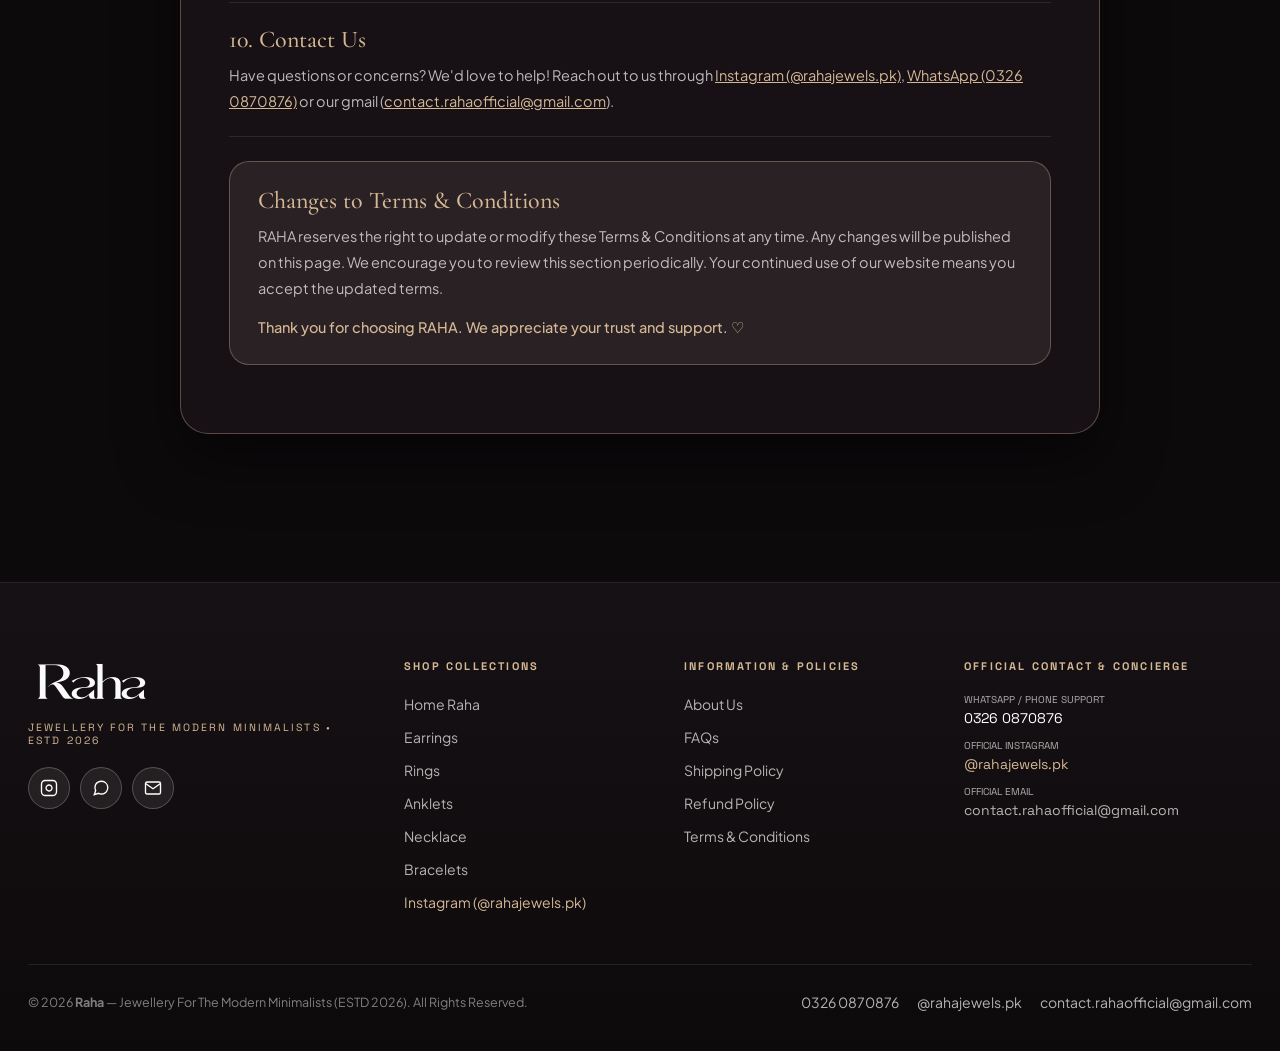
<file: terms-and-conditions.html>
<!DOCTYPE html>
<html lang="en">
<head>
  <link rel="preconnect" href="https://zqlhbmyiyeyflcflicsv.supabase.co">
  <meta charset="UTF-8">
  <meta name="viewport" content="width=device-width, initial-scale=1.0">
  <!-- RAHA SEO & STRUCTURED DATA START -->
  <title>Terms & Conditions | Raha Jewels Pakistan</title>
  <meta name="description" content="Official terms and conditions for shopping at Raha Jewels Pakistan.">
  <meta name="keywords" content="Raha Jewels terms and conditions">
  <meta name="robots" content="index, follow">
  <meta name="author" content="Raha Jewels">
  <meta name="theme-color" content="#120c10">
  <meta name="geo.region" content="PK">
  <meta name="geo.placename" content="Pakistan">
  <link rel="canonical" href="https://rahajewels.pk/terms-and-conditions.html">
  <meta property="og:type" content="website">
  <meta property="og:site_name" content="Raha Jewels">
  <meta property="og:locale" content="en_PK">
  <meta property="og:title" content="Terms & Conditions | Raha Jewels Pakistan">
  <meta property="og:description" content="Official terms and conditions for shopping at Raha Jewels Pakistan.">
  <meta property="og:url" content="https://rahajewels.pk/terms-and-conditions.html">
  <meta property="og:image" content="https://rahajewels.pk/Assets/Main%20Raha%20logo%20with%20slogan%20(The%20actual%20logo).webp">
  <meta property="og:image:alt" content="Raha Jewels — Jewellery For The Modern Minimalists">
  <meta name="twitter:card" content="summary_large_image">
  <meta name="twitter:title" content="Terms & Conditions | Raha Jewels Pakistan">
  <meta name="twitter:description" content="Official terms and conditions for shopping at Raha Jewels Pakistan.">
  <meta name="twitter:image" content="https://rahajewels.pk/Assets/Main%20Raha%20logo%20with%20slogan%20(The%20actual%20logo).webp">
  <!-- RAHA SEO & STRUCTURED DATA END -->
  <link rel="icon" href="/favicon.ico" sizes="48x48">
  <link rel="icon" type="image/png" sizes="192x192" href="Assets/raha-favicon.png">
  <link rel="apple-touch-icon" sizes="192x192" href="Assets/raha-favicon.png">
  <link rel="preconnect" href="https://fonts.googleapis.com">
  <link rel="preconnect" href="https://fonts.gstatic.com" crossorigin>
  <link rel="stylesheet" href="https://fonts.googleapis.com/css2?family=Cormorant+Garamond:ital,wght@0,300;0,400;0,500;0,600;1,400&family=Plus+Jakarta+Sans:wght@300;400;500;600&family=Space+Grotesk:wght@300;400;500;600&display=swap">
  <link rel="stylesheet" href="Assets/css/raha-atelier.css?v=20261126_v77">
</head>
<body>
  <!-- Ambient Futuristic Background Shaders & Architectural Grid -->
  <div class="raha-ambient-canvas" aria-hidden="true">
    <div class="raha-ambient-orb raha-ambient-orb--1"></div>
    <div class="raha-ambient-orb raha-ambient-orb--2"></div>
    <div class="raha-ambient-orb raha-ambient-orb--3"></div>
  </div>
  <div class="raha-arch-grid" aria-hidden="true"></div>

  <!-- Custom Magnetic Luxury Cursor -->
  <div class="raha-cursor-dot" aria-hidden="true"></div>
  <div class="raha-cursor-ring" aria-hidden="true"></div>

  <!-- Top Kinetic Announcement Marquee -->
  <div class="raha-marquee" role="region" aria-label="Raha Announcements">
    <div class="raha-marquee__track">
      
      <span class="raha-marquee__item">
        <span class="raha-marquee__diamond">◆</span>
        <span>WhatsApp Support: <a href="https://wa.me/923260870876" target="_blank" rel="noopener">0326 0870876</a></span>
      </span>
      <span class="raha-marquee__item">
        <span class="raha-marquee__diamond">◆</span>
        <span>Instagram: <a href="https://www.instagram.com/rahajewels.pk?fqnt=eDl6ZzE3NjEwMXFl" target="_blank" rel="noopener">@rahajewels.pk</a></span>
      </span>
      <span class="raha-marquee__item">
        <span class="raha-marquee__diamond">◆</span>
        <span>Official Email: <a href="mailto:contact.rahaofficial@gmail.com">contact.rahaofficial@gmail.com</a></span>
      </span>
      <span class="raha-marquee__item">
        <span class="raha-marquee__diamond">◆</span>
        <span>Complimentary Express Delivery on Orders Above Rs 3,500 • 100% Waterproof &amp; Anti-Tarnish Gold Plated</span>
      </span>
      
      <span class="raha-marquee__item">
        <span class="raha-marquee__diamond">◆</span>
        <span>WhatsApp Support: <a href="https://wa.me/923260870876" target="_blank" rel="noopener">0326 0870876</a></span>
      </span>
      <span class="raha-marquee__item">
        <span class="raha-marquee__diamond">◆</span>
        <span>Instagram: <a href="https://www.instagram.com/rahajewels.pk?fqnt=eDl6ZzE3NjEwMXFl" target="_blank" rel="noopener">@rahajewels.pk</a></span>
      </span>
      <span class="raha-marquee__item">
        <span class="raha-marquee__diamond">◆</span>
        <span>Official Email: <a href="mailto:contact.rahaofficial@gmail.com">contact.rahaofficial@gmail.com</a></span>
      </span>
      <span class="raha-marquee__item">
        <span class="raha-marquee__diamond">◆</span>
        <span>Complimentary Express Delivery on Orders Above Rs 3,500 • 100% Waterproof &amp; Anti-Tarnish Gold Plated</span>
      </span>
    </div>
  </div>

  <!-- Pure Minimalist Floating Glassmorphic Capsule Header -->
  <header class="raha-header-wrap">
    <div class="raha-header">
      <div style="display:flex;align-items:center;gap:12px;">
        <button type="button" class="raha-icon-btn raha-mobile-toggle" data-open-mobile-menu aria-label="Open Navigation Menu">
          <svg viewBox="0 0 24 24" fill="none" stroke="currentColor" stroke-width="1.8">
            <line x1="3" y1="6" x2="21" y2="6"></line>
            <line x1="3" y1="12" x2="21" y2="12"></line>
            <line x1="3" y1="18" x2="15" y2="18"></line>
          </svg>
        </button>
        <a href="index.html" class="raha-logo-link" aria-label="Raha — Jewellery For The Modern Minimalists Home">
          <img src="Assets/Raha logo white with transparent background.webp" alt="Raha" class="raha-logo-img raha-logo-img--light" decoding="async">
          <img src="Assets/Raha logo black with transparent background.webp" alt="Raha" class="raha-logo-img raha-logo-img--dark" decoding="async">
        </a>
      </div>

      <nav aria-label="Primary Raha Navigation">
        <ul class="raha-nav">
          <li><a href="index.html" class="raha-nav__link">Home</a></li>
          <li><a href="earrings.html" class="raha-nav__link">Earrings</a></li>
          <li><a href="rings.html" class="raha-nav__link">Rings</a></li>
          <li><a href="anklets.html" class="raha-nav__link">Anklets</a></li>
          <li><a href="necklace.html" class="raha-nav__link">Necklace</a></li>
          <li><a href="bracelets.html" class="raha-nav__link">Bracelets</a></li>
          
        </ul>
      </nav>

      <div class="raha-header__actions">
        <!-- Minimalist Spotlight Search Trigger -->
        <button type="button" class="raha-icon-btn" data-open-search aria-label="Search Raha Catalog &amp; SKUs" title="Search Pieces &amp; SKUs (Ctrl+K)" style="width:auto;padding:0 15px;border-radius:100px;gap:7px;font-family:var(--font-mono);font-size:10.5px;letter-spacing:0.12em;text-transform:uppercase;">
          <svg viewBox="0 0 24 24" fill="none" stroke="currentColor" stroke-width="1.8">
            <circle cx="11" cy="11" r="8"></circle>
            <line x1="21" y1="21" x2="16.65" y2="16.65"></line>
          </svg>
          <span>Search</span>
        </button>

        <button type="button" class="raha-icon-btn" data-theme-toggle aria-label="Toggle Theme Atmosphere" title="Switch Theme">
          <svg viewBox="0 0 24 24" fill="none" stroke="currentColor" stroke-width="1.8">
            <circle cx="12" cy="12" r="4"></circle>
            <path d="M12 2v2M12 20v2M4.93 4.93l1.41 1.41M17.66 17.66l1.41 1.41M2 12h2M20 12h2M6.34 17.66l-1.41 1.41M19.07 4.93l-1.41 1.41"></path>
          </svg>
        </button>

        <button type="button" class="raha-icon-btn raha-bag-btn" data-open-bag aria-label="Open Shopping Bag">
          <svg viewBox="0 0 24 24" fill="none" stroke="currentColor" stroke-width="1.8">
            <path d="M6 2L3 6v14a2 2 0 002 2h14a2 2 0 002-2V6l-3-4z"></path>
            <line x1="3" y1="6" x2="21" y2="6"></line>
            <path d="M16 10a4 4 0 01-8 0"></path>
          </svg>
          <span>Bag</span>
          <span class="raha-bag-count">0</span>
        </button>

        <!-- Customer Account / Auth Trigger -->
        <button type="button" class="raha-icon-btn raha-auth-btn" data-auth-trigger aria-label="Customer Account Login / Sign Up" style="width:auto;padding:0 14px;border-radius:100px;gap:6px;font-family:var(--font-mono);font-size:10.5px;letter-spacing:0.12em;text-transform:uppercase;">
          <svg viewBox="0 0 24 24" fill="none" stroke="currentColor" stroke-width="1.8" style="width:14px;height:14px;">
            <path d="M20 21v-2a4 4 0 0 0-4-4H8a4 4 0 0 0-4 4v2"></path>
            <circle cx="12" cy="7" r="4"></circle>
          </svg>
          <span class="raha-auth-label">Account</span>
        </button>
      </div>
    </div>
  </header>

  <main>
    <section class="raha-policy-section">
      <div class="raha-container">
        <div class="raha-policy-wrap">
          <div class="raha-policy-hero">
            <div class="raha-eyebrow" style="justify-content:center;">
              <span class="raha-eyebrow__dot"></span>
              <span>Store Guidelines • RAHA</span>
            </div>
            <h1 class="raha-policy-title">Terms &amp; <em style="font-style:italic;color:var(--raha-gold);">Conditions</em></h1>
            <p class="raha-policy-lead">
              Welcome to RAHA! By browsing our website or placing an order, you agree to the following terms and conditions. Please take a moment to read them.
            </p>
          </div>

          <div class="raha-policy-card">
            <div class="raha-policy-block">
              <h3 class="raha-policy-h3">1. General Information</h3>
              <p class="raha-policy-p">RAHA reserves the right to update product details, prices, promotions and these terms at any time without prior notice.</p>
            </div>

            <div class="raha-policy-block">
              <h3 class="raha-policy-h3">2. Product Images &amp; Descriptions</h3>
              <p class="raha-policy-p">We strive to display our jewellery as accurately as possible. However, slight variations in colour or appearance may occur due to lighting and screen settings.</p>
            </div>

            <div class="raha-policy-block">
              <h3 class="raha-policy-h3">3. Pricing &amp; Payments</h3>
              <p class="raha-policy-p">All prices are listed in Pakistani Rupees (PKR). We reserve the right to change prices without prior notice. Available payment methods will be displayed at checkout.</p>
            </div>

            <div class="raha-policy-block">
              <h3 class="raha-policy-h3">4. Orders &amp; Confirmation</h3>
              <p class="raha-policy-p">Orders are subject to availability and confirmation. Please ensure your contact details and delivery address are accurate before placing an order.</p>
            </div>

            <div class="raha-policy-block">
              <h3 class="raha-policy-h3">5. Shipping &amp; Delivery</h3>
              <p class="raha-policy-p">We offer nationwide delivery across Pakistan. Standard delivery usually takes 3–5 working days. Same-day delivery within Karachi is available through Bykea, subject to availability, with charges based on Bykea's applicable rates.</p>
            </div>

            <div class="raha-policy-block">
              <h3 class="raha-policy-h3">6. Returns &amp; Exchanges</h3>
              <p class="raha-policy-p">Returns and exchanges are subject to our <a href="refund-policy.html" style="color:var(--raha-gold);">Return &amp; Exchange Policy</a>. Customers must contact us regarding damaged or incorrect items.</p>
            </div>

            <div class="raha-policy-block">
              <h3 class="raha-policy-h3">7. Jewellery Care</h3>
              <p class="raha-policy-p">To maintain the appearance of your jewellery, avoid direct contact with water, perfumes, lotions and harsh chemicals. Proper care helps preserve its finish.</p>
            </div>

            <div class="raha-policy-block">
              <h3 class="raha-policy-h3">8. Intellectual Property</h3>
              <p class="raha-policy-p">All website content, including images, logos, designs and written material, belongs to RAHA and may not be used or reproduced without permission.</p>
            </div>

            <div class="raha-policy-block">
              <h3 class="raha-policy-h3">9. Privacy</h3>
              <p class="raha-policy-p">Your personal information is used only to process orders, arrange deliveries and communicate with you. We respect your privacy and do not sell your personal information.</p>
            </div>

            <div class="raha-policy-block">
              <h3 class="raha-policy-h3">10. Contact Us</h3>
              <p class="raha-policy-p">
                Have questions or concerns? We'd love to help! Reach out to us through <a href="https://www.instagram.com/rahajewels.pk?fqnt=eDl6ZzE3NjEwMXFl" target="_blank" rel="noopener" style="color:var(--raha-gold);">Instagram (@rahajewels.pk)</a>, <a href="https://wa.me/923260870876" target="_blank" rel="noopener" style="color:var(--raha-gold);">WhatsApp (0326 0870876)</a> or our gmail (<a href="mailto:contact.rahaofficial@gmail.com" style="color:var(--raha-gold);">contact.rahaofficial@gmail.com</a>).
              </p>
            </div>

            <div class="raha-policy-callout">
              <h3 class="raha-policy-h3">Changes to Terms &amp; Conditions</h3>
              <p class="raha-policy-p">
                RAHA reserves the right to update or modify these Terms &amp; Conditions at any time. Any changes will be published on this page. We encourage you to review this section periodically. Your continued use of our website means you accept the updated terms.
              </p>
              <p class="raha-policy-p" style="color:var(--raha-gold);font-weight:500;margin-top:12px;">
                Thank you for choosing RAHA. We appreciate your trust and support. ♡
              </p>
            </div>
          </div>
        </div>
      </div>
    </section>
  </main>

  <!-- Luxury Footer with Complete Official Raha Contact & Social Integration -->
  <footer class="raha-footer">
    <div class="raha-container">
      <div class="raha-footer__grid">
        <!-- Column 1: Official Raha Identity -->
        <div>
          <a href="index.html" style="display:inline-block;margin-bottom:16px;">
            <img src="Assets/Raha logo white with transparent background.webp" alt="Raha — Jewellery For The Modern Minimalists" style="height:42px;width:auto;" decoding="async">
          </a>
          <p style="font-family:var(--font-mono);font-size:10.5px;letter-spacing:0.2em;text-transform:uppercase;color:var(--raha-gold);margin-bottom:20px;">
            Jewellery For The Modern Minimalists • ESTD 2026
          </p>
          <!-- Footer Social Icon Bar -->
          <div style="display:flex;gap:10px;align-items:center;">
            <a href="https://www.instagram.com/rahajewels.pk?fqnt=eDl6ZzE3NjEwMXFl" target="_blank" rel="noopener" class="raha-icon-btn raha-footer-social-btn" aria-label="Instagram @rahajewels.pk" title="Instagram @rahajewels.pk">
              <svg viewBox="0 0 24 24" fill="none" stroke="currentColor" stroke-width="1.8">
                <rect x="2" y="2" width="20" height="20" rx="5" ry="5"></rect>
                <path d="M16 11.37A4 4 0 1112.63 8 4 4 0 0116 11.37z"></path>
                <line x1="17.5" y1="6.5" x2="17.51" y2="6.5"></line>
              </svg>
            </a>
            <a href="https://wa.me/923260870876" target="_blank" rel="noopener" class="raha-icon-btn raha-footer-social-btn" aria-label="WhatsApp 0326 0870876" title="WhatsApp 0326 0870876">
              <svg viewBox="0 0 24 24" fill="none" stroke="currentColor" stroke-width="1.8">
                <path d="M21 11.5a8.38 8.38 0 01-.9 3.8 8.5 8.5 0 01-7.6 4.7 8.38 8.38 0 01-3.8-.9L3 21l1.9-5.7a8.38 8.38 0 01-.9-3.8 8.5 8.5 0 014.7-7.6 8.38 8.38 0 013.8-.9h.5a8.48 8.48 0 018 8v.5z"></path>
              </svg>
            </a>
            <a href="mailto:contact.rahaofficial@gmail.com" class="raha-icon-btn raha-footer-social-btn" aria-label="Email contact.rahaofficial@gmail.com" title="Email contact.rahaofficial@gmail.com">
              <svg viewBox="0 0 24 24" fill="none" stroke="currentColor" stroke-width="1.8">
                <path d="M4 4h16c1.1 0 2 .9 2 2v12c0 1.1-.9 2-2 2H4c-1.1 0-2-.9-2-2V6c0-1.1.9-2 2-2z"></path>
                <polyline points="22,6 12,13 2,6"></polyline>
              </svg>
            </a>
          </div>
        </div>

        <!-- Column 2: Shop Collections Menu (Includes Instagram Link) -->
        <div>
          <h3 class="raha-footer__heading">Shop Collections</h3>
          <ul class="raha-footer__list">
            <li><a href="index.html" class="raha-footer__link">Home Raha</a></li>
            <li><a href="earrings.html" class="raha-footer__link">Earrings</a></li>
            <li><a href="rings.html" class="raha-footer__link">Rings</a></li>
            <li><a href="anklets.html" class="raha-footer__link">Anklets</a></li>
            <li><a href="necklace.html" class="raha-footer__link">Necklace</a></li>
            <li><a href="bracelets.html" class="raha-footer__link">Bracelets</a></li>
            <li><a href="https://www.instagram.com/rahajewels.pk?fqnt=eDl6ZzE3NjEwMXFl" target="_blank" rel="noopener" class="raha-footer__link" style="color:var(--raha-gold);">Instagram (@rahajewels.pk)</a></li>
          </ul>
        </div>

        <!-- Column 3: Information & Store Policies (Footer-Exclusive Navigation) -->
        <div>
          <h3 class="raha-footer__heading">Information &amp; Policies</h3>
          <ul class="raha-footer__list">
            <li><a href="about-us.html" class="raha-footer__link">About Us</a></li>
            <li><a href="faqs.html" class="raha-footer__link">FAQs</a></li>
            <li><a href="shipping-policy.html" class="raha-footer__link">Shipping Policy</a></li>
            <li><a href="refund-policy.html" class="raha-footer__link">Refund Policy</a></li>
            <li><a href="terms-and-conditions.html" class="raha-footer__link">Terms &amp; Conditions</a></li>
          </ul>
        </div>

        <!-- Column 4: Official Contact Concierge -->
        <div>
          <h3 class="raha-footer__heading">Official Contact &amp; Concierge</h3>
          <ul class="raha-footer__list">
            <li>
              <span style="display:block;font-family:var(--font-mono);font-size:10px;text-transform:uppercase;color:rgba(247,244,242,0.68);">WhatsApp / Phone Support</span>
              <a href="https://wa.me/923260870876" target="_blank" rel="noopener" class="raha-footer__link" style="font-family:var(--font-mono);color:#fff;">0326 0870876</a>
            </li>
            <li>
              <span style="display:block;font-family:var(--font-mono);font-size:10px;text-transform:uppercase;color:rgba(247,244,242,0.68);">Official Instagram</span>
              <a href="https://www.instagram.com/rahajewels.pk?fqnt=eDl6ZzE3NjEwMXFl" target="_blank" rel="noopener" class="raha-footer__link" style="font-family:var(--font-mono);color:var(--raha-gold);">@rahajewels.pk</a>
            </li>
            <li>
              <span style="display:block;font-family:var(--font-mono);font-size:10px;text-transform:uppercase;color:rgba(247,244,242,0.68);">Official Email</span>
              <a href="mailto:contact.rahaofficial@gmail.com" class="raha-footer__link" style="font-family:var(--font-mono);">contact.rahaofficial@gmail.com</a>
            </li>
          </ul>
        </div>
      </div>

      <div class="raha-footer__bottom">
        <div>&copy; 2026 <strong>Raha</strong> — Jewellery For The Modern Minimalists (ESTD 2026). All Rights Reserved.</div>
        <div style="display:flex;gap:18px;flex-wrap:wrap;">
          <a href="https://wa.me/923260870876" target="_blank" rel="noopener" class="raha-footer__link">0326 0870876</a>
          <a href="https://www.instagram.com/rahajewels.pk?fqnt=eDl6ZzE3NjEwMXFl" target="_blank" rel="noopener" class="raha-footer__link">@rahajewels.pk</a>
          <a href="mailto:contact.rahaofficial@gmail.com" class="raha-footer__link">contact.rahaofficial@gmail.com</a>
        </div>
      </div>
    </div>
  </footer>

  <!-- Shared Backdrop for Drawers, Spotlight Search & Quick-View Modal -->
  <div class="raha-backdrop" id="raha-backdrop"></div>

  <!-- Spotlight Command-Palette Search & Delivery Concierge Modal -->
  <div class="raha-spotlight-modal" id="raha-spotlight-modal" role="dialog" aria-modal="true" aria-label="Search Raha Catalog">
    <div class="raha-spotlight-box">
      <div class="raha-spotlight-bar">
        <select class="raha-spotlight-cat" id="raha-global-search-cat" aria-label="Filter by Department">
          <option value="all">All Archetypes</option>
          <option value="earrings">Earrings</option>
          <option value="rings">Rings</option>
          <option value="anklets">Anklets</option>
          <option value="necklace">Necklace</option>
          <option value="bracelets">Bracelets</option>
        </select>
        <input type="search"
               id="raha-global-search-input"
               class="raha-spotlight-input"
               placeholder="Search by piece name, finish, or SKU (e.g. hoops, herringbone, RAHA-EAR-01)..."
               autocomplete="off">
        <button type="button" class="raha-icon-btn" data-close-overlay aria-label="Close Search" style="width:34px;height:34px;">&times;</button>
      </div>
      <div style="padding:10px 22px;background:rgba(114,94,103,0.14);border-bottom:1px solid var(--border-subtle);display:flex;justify-content:space-between;align-items:center;flex-wrap:wrap;gap:8px;font-family:var(--font-mono);font-size:10.5px;">
        <span style="color:var(--text-secondary);">📍 Deliver to Pakistan: <strong style="color:var(--raha-gold);cursor:pointer;" data-deliver-toggle data-deliver-city>Karachi • Express 24h</strong> (Click city to switch)</span>
        <span style="color:var(--text-muted);">Free Express Delivery Above Rs 3,500</span>
      </div>
      <div class="raha-spotlight-results" id="raha-global-search-results"></div>
    </div>
  </div>

  <!-- Left Slide-Out Mobile Menu Drawer -->
  <aside class="raha-drawer raha-drawer--left" id="raha-mobile-drawer" aria-label="Mobile Navigation Drawer">
    <div class="raha-drawer__head">
      <a href="index.html" class="raha-logo-link">
        <img src="Assets/Raha logo white with transparent background.webp" alt="Raha" class="raha-logo-img raha-logo-img--light" style="height:30px;" decoding="async">
        <img src="Assets/Raha logo black with transparent background.webp" alt="Raha" class="raha-logo-img raha-logo-img--dark" style="height:30px;" decoding="async">
      </a>
      <button type="button" class="raha-icon-btn" data-close-overlay aria-label="Close Menu">&times;</button>
    </div>
    <div class="raha-drawer__body">
      <div style="margin-bottom:24px;">
        <a href="index.html" style="display:flex;justify-content:space-between;align-items:center;padding:14px 0;border-bottom:1px solid var(--border-subtle);text-decoration:none;font-family:var(--font-serif);font-size:22px;color:var(--text-primary);"><span>Home</span><span style="font-family:var(--font-mono);font-size:12px;color:var(--raha-gold);">→</span></a>
<a href="earrings.html" style="display:flex;justify-content:space-between;align-items:center;padding:14px 0;border-bottom:1px solid var(--border-subtle);text-decoration:none;font-family:var(--font-serif);font-size:22px;color:var(--text-primary);"><span>Earrings</span><span style="font-family:var(--font-mono);font-size:12px;color:var(--raha-gold);">→</span></a>
<a href="rings.html" style="display:flex;justify-content:space-between;align-items:center;padding:14px 0;border-bottom:1px solid var(--border-subtle);text-decoration:none;font-family:var(--font-serif);font-size:22px;color:var(--text-primary);"><span>Rings</span><span style="font-family:var(--font-mono);font-size:12px;color:var(--raha-gold);">→</span></a>
<a href="anklets.html" style="display:flex;justify-content:space-between;align-items:center;padding:14px 0;border-bottom:1px solid var(--border-subtle);text-decoration:none;font-family:var(--font-serif);font-size:22px;color:var(--text-primary);"><span>Anklets</span><span style="font-family:var(--font-mono);font-size:12px;color:var(--raha-gold);">→</span></a>
<a href="necklace.html" style="display:flex;justify-content:space-between;align-items:center;padding:14px 0;border-bottom:1px solid var(--border-subtle);text-decoration:none;font-family:var(--font-serif);font-size:22px;color:var(--text-primary);"><span>Necklace</span><span style="font-family:var(--font-mono);font-size:12px;color:var(--raha-gold);">→</span></a>
<a href="bracelets.html" style="display:flex;justify-content:space-between;align-items:center;padding:14px 0;border-bottom:1px solid var(--border-subtle);text-decoration:none;font-family:var(--font-serif);font-size:22px;color:var(--text-primary);"><span>Bracelets</span><span style="font-family:var(--font-mono);font-size:12px;color:var(--raha-gold);">→</span></a>

      </div>
      <div style="padding:18px;border-radius:18px;border:1px solid var(--border-subtle);background:var(--bg-card);">
        <div style="font-family:var(--font-mono);font-size:10px;letter-spacing:0.18em;text-transform:uppercase;color:var(--raha-gold);margin-bottom:20px;">
          Official Raha Concierge
        </div>
        <p style="margin-bottom:10px;font-size:13px;">
          <a href="https://wa.me/923260870876" target="_blank" rel="noopener" style="color:var(--text-primary);text-decoration:none;">WhatsApp: <strong>0326 0870876</strong></a>
        </p>
        <p style="margin-bottom:10px;font-size:13px;">
          <a href="https://www.instagram.com/rahajewels.pk?fqnt=eDl6ZzE3NjEwMXFl" target="_blank" rel="noopener" style="color:var(--raha-gold);text-decoration:none;">Instagram: <strong>@rahajewels.pk</strong></a>
        </p>
        <p style="font-size:13px;">
          <a href="mailto:contact.rahaofficial@gmail.com" style="color:var(--text-secondary);text-decoration:none;">contact.rahaofficial@gmail.com</a>
        </p>
      </div>
    </div>
  </aside>

  <!-- Right Slide-Out Shopping Bag Drawer -->
  <aside class="raha-drawer" id="raha-bag-drawer" aria-label="Raha Shopping Bag">
    <div class="raha-drawer__head">
      <h2 class="raha-drawer__title">Your Raha Bag</h2>
      <button type="button" class="raha-icon-btn" data-close-overlay aria-label="Close Bag">&times;</button>
    </div>
    <div class="raha-fsb">
      <div class="raha-fsb__text" id="raha-fsb-text">Enjoy <strong style="color:var(--raha-gold);">Free Express Delivery</strong> on orders above Rs 3,500</div>
      <div class="raha-fsb__bar">
        <div class="raha-fsb__fill" id="raha-fsb-fill" style="width:0%;"></div>
      </div>
    </div>
    <div class="raha-drawer__body" id="raha-bag-items"></div>
    <div class="raha-drawer__foot">
      <div style="display:flex;justify-content:space-between;align-items:center;margin-bottom:14px;">
        <span style="font-family:var(--font-mono);font-size:11px;letter-spacing:0.15em;text-transform:uppercase;color:var(--text-secondary);">Estimated Subtotal</span>
        <span style="font-family:var(--font-mono);font-size:18px;font-weight:600;color:var(--raha-gold);" id="raha-bag-subtotal">Rs 0</span>
      </div>
      <button type="button" class="raha-btn raha-btn--primary" id="raha-cod-checkout-btn" style="width:100%;padding:14px 20px;">
        <span>Checkout</span>
      </button>
    </div>
  </aside>

  <!-- Cash on Delivery (COD) Customer Address & Details Modal -->
  <div class="raha-cod-modal" id="raha-cod-modal" role="dialog" aria-modal="true" aria-labelledby="raha-cod-modal-title">
    <div class="raha-cod-modal__box">
      <div class="raha-cod-modal__head">
        <div>
          <div style="font-family:var(--font-mono);font-size:10px;letter-spacing:0.18em;text-transform:uppercase;color:var(--raha-gold);margin-bottom:4px;">Pakistan Express Dispatch • Pay at Doorstep</div>
          <h3 style="font-family:var(--font-serif);font-size:28px;font-weight:400;color:var(--text-primary);" id="raha-cod-modal-title">Cash on Delivery Checkout</h3>
        </div>
        <button type="button" class="raha-icon-btn" data-close-overlay aria-label="Close Cash on Delivery Modal">&times;</button>
      </div>

      <!-- Step 1: Address, Phone No, Name & Email Form + Live Order Summary -->
      <div id="raha-cod-form-view" class="raha-cod-modal__grid">
        <form id="raha-cod-form" novalidate>
          <div class="raha-cod-error" id="raha-cod-error">
            Please enter your Full Name, Phone Number, Email Address, and Complete Delivery Address to confirm your Cash on Delivery order.
          </div>

          <div class="raha-cod-field-row">
            <div class="raha-cod-field">
              <label class="raha-cod-label" for="cod-input-name">Full Name <span>*</span></label>
              <input type="text" id="cod-input-name" class="raha-cod-input" placeholder="e.g. Ayesha Khan" required autocomplete="name">
            </div>
            <div class="raha-cod-field">
              <label class="raha-cod-label" for="cod-input-phone">Phone / WhatsApp No. <span>*</span></label>
              <input type="tel" id="cod-input-phone" class="raha-cod-input" placeholder="e.g. +92 300 1234567" required autocomplete="tel">
            </div>
          </div>

          <div class="raha-cod-field-row">
            <div class="raha-cod-field">
              <label class="raha-cod-label" for="cod-input-email">Email Address <span>*</span></label>
              <input type="email" id="cod-input-email" class="raha-cod-input" placeholder="e.g. ayesha@example.com" required autocomplete="email">
            </div>
            <div class="raha-cod-field">
              <label class="raha-cod-label" for="cod-input-city">Delivery City <span>*</span></label>
              <select id="cod-input-city" class="raha-cod-input" required autocomplete="address-level2" style="background:#171215;color:var(--text-primary);cursor:pointer;">
                <option value="" disabled selected>Select Your City...</option>
                <option value="Karachi">Karachi</option>
                <option value="Lahore">Lahore</option>
                <option value="Islamabad">Islamabad</option>
                <option value="Rawalpindi">Rawalpindi</option>
                <option value="Faisalabad">Faisalabad</option>
                <option value="Multan">Multan</option>
                <option value="Peshawar">Peshawar</option>
                <option value="Quetta">Quetta</option>
                <option value="Sialkot">Sialkot</option>
                <option value="Gujranwala">Gujranwala</option>
                <option value="Hyderabad">Hyderabad</option>
                <option value="Abbottabad">Abbottabad</option>
                <option value="Bahawalpur">Bahawalpur</option>
                <option value="Sargodha">Sargodha</option>
                <option value="Sukkur">Sukkur</option>
                <option value="Larkana">Larkana</option>
                <option value="Wah Cantt">Wah Cantt</option>
                <option value="Taxila">Taxila</option>
                <option value="Jhelum">Jhelum</option>
                <option value="Gujrat">Gujrat</option>
                <option value="Sahiwal">Sahiwal</option>
                <option value="Mardan">Mardan</option>
                <option value="Kasur">Kasur</option>
                <option value="Rahim Yar Khan">Rahim Yar Khan</option>
                <option value="Dera Ghazi Khan">Dera Ghazi Khan</option>
                <option value="Sheikhupura">Sheikhupura</option>
                <option value="Muzaffarabad">Muzaffarabad (AJK)</option>
                <option value="Mirpur">Mirpur (AJK)</option>
                <option value="Gilgit">Gilgit</option>
                <option value="Other City">Other City (Nationwide)</option>
              </select>
              <input type="text" id="cod-input-city-other" class="raha-cod-input" placeholder="Type your city name..." style="display:none;margin-top:8px;">
            </div>
          </div>

          <div class="raha-cod-field">
            <label class="raha-cod-label" for="cod-input-address">Complete Street Delivery Address <span>*</span></label>
            <textarea id="cod-input-address" class="raha-cod-textarea" placeholder="House / Flat No., Street Name, Block / Phase / Sector, Area &amp; Nearest Landmark" required autocomplete="street-address"></textarea>
          </div>

          <div class="raha-cod-field">
            <label class="raha-cod-label" for="cod-input-notes">Delivery Note / Keepsake Gift Message (Optional)</label>
            <input type="text" id="cod-input-notes" class="raha-cod-input" placeholder="Optional instructions for rider or complimentary gift card note">
          </div>

          <div class="raha-cod-field" style="margin-top:4px;margin-bottom:6px;">
            <label class="raha-cod-label" style="margin-bottom:8px;">Select Payment Method <span>*</span></label>
            <div style="display:grid;grid-template-columns:1fr 1fr;gap:10px;" id="raha-payment-methods-grid">
              <label class="raha-payment-option is-selected" id="pay-opt-cod" style="cursor:pointer;display:flex;align-items:flex-start;gap:10px;padding:12px 14px;border-radius:12px;background:rgba(214,183,138,0.08);border:1.5px solid var(--raha-gold);transition:all 0.2s ease;">
                <input type="radio" name="raha-payment-mode" value="cod" checked style="accent-color:var(--raha-gold);margin-top:2px;cursor:pointer;">
                <div>
                  <div style="font-family:var(--font-mono);font-size:12px;font-weight:600;color:var(--text-primary);letter-spacing:0.04em;">📦 Cash on Delivery</div>
                  <div style="font-size:10.5px;color:var(--text-secondary);margin-top:2px;line-height:1.4;">Pay in cash upon doorstep delivery</div>
                </div>
              </label>
              <label class="raha-payment-option" id="pay-opt-online" style="cursor:pointer;display:flex;align-items:flex-start;gap:10px;padding:12px 14px;border-radius:12px;background:rgba(100,181,246,0.04);border:1px solid rgba(100,181,246,0.25);transition:all 0.2s ease;">
                <input type="radio" name="raha-payment-mode" value="online" style="accent-color:#64b5f6;margin-top:2px;cursor:pointer;">
                <div>
                  <div style="font-family:var(--font-mono);font-size:12px;font-weight:600;color:#64b5f6;letter-spacing:0.04em;">💳 Online Payment</div>
                  <div style="font-size:10.5px;color:var(--text-secondary);margin-top:2px;line-height:1.4;">Bank Transfer / Raast via WhatsApp</div>
                </div>
              </label>
            </div>
          </div>

          <button type="submit" class="raha-btn raha-btn--primary" id="raha-cod-submit-btn" style="width:100%;padding:15px 22px;margin-top:6px;">
            <span id="raha-cod-submit-label">Confirm Cash on Delivery Order</span>
          </button>
        </form>

        <div class="raha-cod-summary-box">
          <div>
            <div style="font-family:var(--font-mono);font-size:10.5px;letter-spacing:0.15em;text-transform:uppercase;color:var(--raha-gold);margin-bottom:20px;">
              Your Raha Order Summary
            </div>
            <div class="raha-cod-items-list" id="raha-cod-items-list"></div>
          </div>

          <div style="padding-top:14px;border-top:1px solid var(--border-subtle);display:flex;flex-direction:column;gap:8px;font-family:var(--font-mono);font-size:12px;">
            <div style="display:flex;justify-content:space-between;color:var(--text-secondary);">
              <span>Items Subtotal</span>
              <span id="raha-cod-subtotal">Rs 0</span>
            </div>
            <div style="display:flex;justify-content:space-between;color:var(--text-secondary);">
              <span>Express COD Shipping</span>
              <span id="raha-cod-shipping" style="color:var(--raha-gold);">FREE</span>
            </div>
            <div style="display:flex;justify-content:space-between;font-size:16px;font-weight:600;color:var(--text-primary);padding-top:8px;border-top:1px solid var(--border-subtle);">
              <span>Total COD Payable</span>
              <span id="raha-cod-total" style="color:var(--raha-gold);">Rs 0</span>
            </div>

          </div>
        </div>
      </div>

      <!-- Step 2: Confirmed Order Receipt View -->
      <div id="raha-cod-receipt-view" class="raha-cod-receipt" style="display:none;"></div>
    </div>
  </div>

  <!-- Customer Authentication (Login / Sign Up) Modal -->
  <div class="raha-modal" id="raha-auth-modal" role="dialog" aria-modal="true" aria-labelledby="raha-auth-modal-title">
    <div class="raha-modal__box" style="grid-template-columns:1fr;max-width:480px;padding:32px 28px;">
      <div style="display:flex;justify-content:space-between;align-items:center;margin-bottom:14px;">
        <span style="font-family:var(--font-mono);font-size:10px;letter-spacing:0.18em;text-transform:uppercase;color:var(--raha-gold);" id="raha-auth-modal-title">Raha Membership</span>
        <button type="button" class="raha-icon-btn" data-close-overlay aria-label="Close Authentication Modal">&times;</button>
      </div>

      <!-- Logged-in Profile View (when active user exists) -->
      <div id="auth-logged-in-view" style="display:none;text-align:center;padding:12px 0;">
        <div style="width:52px;height:52px;border-radius:50%;background:rgba(214,183,138,0.15);border:1px solid var(--raha-gold);display:flex;align-items:center;justify-content:center;margin:0 auto 12px;color:var(--raha-gold);font-size:22px;">👤</div>
        <h3 style="font-family:var(--font-serif);font-size:26px;font-weight:400;margin-bottom:4px;" id="auth-user-display-name">Welcome Back</h3>
        <p style="font-family:var(--font-mono);font-size:12px;color:var(--text-muted);margin-bottom:20px;" id="auth-user-display-email">customer@example.com</p>
        
        <div style="display:flex;flex-direction:column;gap:10px;">
          <button type="button" class="raha-btn raha-btn--primary" id="auth-go-to-checkout-btn" style="width:100%;padding:13px 20px;">
            <span>Proceed to Checkout</span>
          </button>
          <button type="button" class="raha-btn raha-btn--glass" id="auth-logout-btn" style="width:100%;padding:11px 20px;color:#e57373;">
            <span>Sign Out of Account</span>
          </button>
        </div>
      </div>

      <!-- Auth Form View (Tabs: Sign In vs Sign Up) -->
      <div id="auth-forms-view">
        <div id="auth-modal-banner" style="display:none;padding:10px 14px;border-radius:12px;background:rgba(214,183,138,0.14);border:1px solid var(--raha-gold);color:var(--raha-gold-light);font-size:12px;margin-bottom:14px;line-height:1.45;">
          🔒 <strong>Account Required</strong>: Please sign in or create an account to complete your Cash on Delivery order.
        </div>

        <div style="display:flex;border-bottom:1px solid var(--border-subtle);margin-bottom:18px;">
          <button type="button" class="raha-filter-pill is-active" id="auth-tab-signin" style="flex:1;border-radius:0;border:none;border-bottom:2px solid var(--raha-gold);padding:10px;background:none;color:var(--raha-gold);">Sign In</button>
          <button type="button" class="raha-filter-pill" id="auth-tab-signup" style="flex:1;border-radius:0;border:none;border-bottom:2px solid transparent;padding:10px;background:none;color:var(--text-secondary);">Create Account</button>
        </div>

        <div id="auth-error-box" style="display:none;padding:10px 14px;border-radius:12px;background:rgba(229,115,115,0.14);border:1px solid rgba(229,115,115,0.4);color:#ffcdd2;font-size:12px;margin-bottom:14px;"></div>

        <!-- Sign In Form -->
        <form id="raha-signin-form">
          <div class="raha-cod-field">
            <label class="raha-cod-label" for="signin-email">Email Address</label>
            <input type="email" id="signin-email" class="raha-cod-input" placeholder="e.g. ayesha@example.com" required autocomplete="email">
          </div>
          <div class="raha-cod-field">
            <label class="raha-cod-label" for="signin-password">Password</label>
            <input type="password" id="signin-password" class="raha-cod-input" placeholder="••••••••" required autocomplete="current-password">
          </div>
          <button type="submit" class="raha-btn raha-btn--primary" id="signin-submit-btn" style="width:100%;padding:14px;margin-top:6px;">
            <span>Sign In to Account</span>
          </button>
        </form>

        <!-- Sign Up Form -->
        <form id="raha-signup-form" style="display:none;">
          <div class="raha-cod-field">
            <label class="raha-cod-label" for="signup-name">Full Name</label>
            <input type="text" id="signup-name" class="raha-cod-input" placeholder="e.g. Ayesha Khan" required autocomplete="name">
          </div>
          <div class="raha-cod-field">
            <label class="raha-cod-label" for="signup-email">Email Address</label>
            <input type="email" id="signup-email" class="raha-cod-input" placeholder="e.g. ayesha@example.com" required autocomplete="email">
          </div>
          <div class="raha-cod-field">
            <label class="raha-cod-label" for="signup-password">Create Password</label>
            <input type="password" id="signup-password" class="raha-cod-input" placeholder="At least 6 characters..." required autocomplete="new-password">
          </div>
          <button type="submit" class="raha-btn raha-btn--primary" id="signup-submit-btn" style="width:100%;padding:14px;margin-top:6px;">
            <span>Create My Raha Account</span>
          </button>
        </form>
      </div>
    </div>
  </div>

  <!-- 360° Quick-View Inspection Modal -->
  <div class="raha-modal" id="raha-quickview-modal" role="dialog" aria-modal="true" aria-labelledby="raha-qv-title">
    <div class="raha-modal__box">
      <div style="background:#181316;position:relative;min-height:340px;">
        <img src="Assets/Main Raha logo with slogan (The actual logo).webp" alt="Quick View Piece" id="raha-qv-img" style="width:100%;height:100%;object-fit:cover;display:block;" decoding="async">
      </div>
      <div style="padding:32px;display:flex;flex-direction:column;justify-content:space-between;">
        <div>
          <div style="display:flex;justify-content:space-between;align-items:center;margin-bottom:12px;">
            <span style="font-family:var(--font-mono);font-size:10.5px;letter-spacing:0.16em;text-transform:uppercase;color:var(--raha-gold);" id="raha-qv-cat">Raha Edition</span>
            <button type="button" class="raha-icon-btn" data-close-overlay aria-label="Close Quick View">&times;</button>
          </div>
          <h3 style="font-family:var(--font-serif);font-size:30px;font-weight:400;margin-bottom:12px;" id="raha-qv-title">Raha Signature Piece</h3>
          <div style="display:flex;align-items:baseline;gap:12px;margin-bottom:18px;">
            <span style="font-family:var(--font-mono);font-size:20px;color:var(--raha-gold);" id="raha-qv-price">Rs 2,450</span>
            <span style="font-family:var(--font-mono);font-size:14px;color:var(--text-muted);text-decoration:line-through;" id="raha-qv-compare">Rs 3,200</span>
          </div>
          <p style="font-size:13.5px;line-height:1.7;color:var(--text-secondary);margin-bottom:18px;">
            Precision-crafted with surgical 316L stainless steel &amp; gold-plated finish. 100% waterproof, anti-tarnish, and delivered in our signature mauve Raha keepsake box.
          </p>
          <div style="margin-bottom:22px;">
            <div style="font-family:var(--font-mono);font-size:10px;letter-spacing:0.15em;text-transform:uppercase;color:var(--text-muted);margin-bottom:8px;">Switch Inspection Angle</div>
            <div id="raha-qv-thumbs" style="display:flex;gap:8px;flex-wrap:wrap;"></div>
          </div>
        </div>
        <button type="button" class="raha-btn raha-btn--primary" id="raha-qv-add" style="width:100%;">
          <span>Add to Raha Bag</span>
        </button>
      </div>
    </div>
  </div>

  <!-- Floating Bottom-Right WhatsApp Chat Widget -->
  <a href="https://wa.me/923260870876?text=Hi%20Raha%20Jewel%20Studio!%20I%20would%20like%20assistance%20with%20an%20order."
     target="_blank"
     rel="noopener"
     class="twz-whatsapp-float"
     aria-label="WhatsApp Support 0326 0870876"
     style="color:#fff;text-decoration:none;font-family:var(--font-mono);font-size:11.5px;letter-spacing:0.08em;box-shadow:0 12px 28px rgba(37,211,102,0.35);">
    <svg viewBox="0 0 24 24" width="18" height="18" fill="currentColor">
      <path d="M12.04 2C6.58 2 2.13 6.45 2.13 11.91c0 1.75.46 3.45 1.32 4.95L2.05 22l5.25-1.38c1.45.79 3.08 1.21 4.74 1.21 5.46 0 9.91-4.45 9.91-9.91C21.95 6.45 17.5 2 12.04 2zm5.82 14.01c-.24.68-1.41 1.3-1.95 1.38-.5.08-1.13.11-1.83-.11-.42-.13-.97-.31-1.66-.61-2.92-1.26-4.82-4.21-4.97-4.41-.15-.2-1.19-1.58-1.19-3.01 0-1.43.75-2.13 1.02-2.42.27-.29.59-.36.79-.36.2 0 .4 0 .57.01.18.01.43-.07.67.51.24.58.82 2.01.89 2.16.07.15.12.32.02.52-.1.2-.15.32-.3.49-.15.17-.31.38-.44.51-.15.15-.3.31-.13.6.17.29.76 1.25 1.63 2.02 1.12.99 2.06 1.3 2.35 1.45.29.15.46.13.63-.07.17-.2.73-.85.92-1.14.2-.29.39-.24.66-.15.27.1 1.71.81 2 .95.29.15.49.22.56.34.07.12.07.7-.17 1.38z"/>
    </svg>
    <span>WhatsApp: 0326 0870876</span>
  </a>

  <script src="Assets/js/supabase.min.js"></script>
  <script src="Assets/js/raha-supabase.js?v=20261125_v78"></script>
  <script src="Assets/js/replica-enhancements.js?v=20261125_v78"></script>
</body>
</html>
</file>
<file: Assets/css/raha-atelier.css>
/* ==========================================================================
   RAHA — JEWELLERY FOR THE MODERN MINIMALISTS (ESTD 2026)
   Award-Winning Minimalist Futuristic Digital Maison Stylesheet
   ========================================================================== */

 :root {
   color-scheme: dark;
   /* Core Brand Palette (Midnight Vault Default) */
   --raha-mauve: #725e67;
   --raha-mauve-bright: #967c88;
   --raha-mauve-deep: #4a3b42;
   --raha-gold: #d5b895;
   --raha-gold-bright: #e8cfa8;
   --bg-primary: #0d0a0c;
   --bg-secondary: #151114;
   --bg-elevated: rgba(28, 22, 26, 0.72);
   --bg-glass: rgba(24, 19, 22, 0.68);
   --bg-card: rgba(255, 255, 255, 0.03);
   --text-primary: #f7f4f2;
   --text-secondary: rgba(247, 244, 242, 0.74);
   --text-muted: rgba(247, 244, 242, 0.62);
   --border-subtle: rgba(255, 255, 255, 0.09);
   --border-glow: rgba(213, 184, 149, 0.35);
   --shadow-ambient: 0 24px 60px rgba(0, 0, 0, 0.55);

   /* Typography */
   --font-serif: 'Cormorant Garamond', Georgia, serif;
   --font-sans: 'Plus Jakarta Sans', -apple-system, BlinkMacSystemFont, sans-serif;
   --font-mono: 'Space Grotesk', monospace;

   /* Transitions */
   --ease-out-expo: cubic-bezier(0.16, 1, 0.3, 1);
 }

 /* Warm Alabaster Silk Mode (Light Mode) */
 html[data-theme="silk"] {
   color-scheme: light;
   --bg-primary: #faf7f5;
   --bg-secondary: #f2ece9;
   --bg-elevated: rgba(255, 255, 255, 0.85);
   --bg-glass: rgba(250, 247, 245, 0.82);
   --bg-card: #ffffff;
   --text-primary: #141013;
   --text-secondary: rgba(20, 16, 19, 0.76);
   --text-muted: rgba(20, 16, 19, 0.62);
   --border-subtle: rgba(114, 94, 103, 0.16);
   --border-glow: rgba(114, 94, 103, 0.45);
   --shadow-ambient: 0 20px 50px rgba(114, 94, 103, 0.12);
 }

 *,
 *::before,
 *::after {
   box-sizing: border-box;
   margin: 0;
   padding: 0;
 }

 /* ==========================================================================
   GLOBAL FORM CONTROLS & HIGH-CONTRAST LUXURY DROPDOWNS (ZERO WHITE-ON-WHITE)
   Enforces dark solid backgrounds and champagne/white typography on all native
   selects, options, inputs, textareas and autofill across Chromium, Firefox & Safari.
   ========================================================================== */
 select,
 option,
 optgroup,
 input,
 textarea {
   color-scheme: dark;
 }

 html[data-theme="silk"] select,
 html[data-theme="silk"] option,
 html[data-theme="silk"] optgroup,
 html[data-theme="silk"] input,
 html[data-theme="silk"] textarea {
   color-scheme: light;
 }

 /* Base Select Elements */
 select {
   background-color: #1a1518 !important;
   color: #f7f4f2 !important;
   border: 1.5px solid var(--border-subtle);
   border-radius: 14px;
   font-family: var(--font-sans);
   font-size: 13.5px;
   padding: 12px 38px 12px 15px;
   outline: none;
   cursor: pointer;
   appearance: none;
   -webkit-appearance: none;
   -moz-appearance: none;
   background-image: url("data:image/svg+xml,%3Csvg xmlns='http://www.w3.org/2000/svg' width='14' height='14' viewBox='0 0 24 24' fill='none' stroke='%23d5b895' stroke-width='2' stroke-linecap='round' stroke-linejoin='round'%3E%3Cpolyline points='6 9 12 15 18 9'%3E%3C/polyline%3E%3C/svg%3E") !important;
   background-repeat: no-repeat !important;
   background-position: right 14px center !important;
   background-size: 14px 14px !important;
   transition: border-color 0.2s ease, box-shadow 0.2s ease;
 }

 select:focus {
   border-color: var(--raha-gold) !important;
   box-shadow: 0 0 0 3px rgba(213, 184, 149, 0.22) !important;
 }

 /* Options & Option Groups — Fix Native Browser Dropdown White-on-White Glitch */
 select option,
 select optgroup,
 option,
 optgroup {
   background-color: #1a1518 !important;
   color: #f7f4f2 !important;
   font-family: var(--font-sans) !important;
   font-size: 13.5px !important;
   padding: 10px 14px !important;
 }

 select option:checked,
 select option:hover,
 select option:focus,
 option:checked,
 option:hover,
 option:focus {
   background: #725e67 !important;
   background-color: #725e67 !important;
   color: #ffffff !important;
 }

 /* Silk Light Mode Overrides */
 html[data-theme="silk"] select {
   background-color: #ffffff !important;
   color: #141013 !important;
   border-color: rgba(114, 94, 103, 0.25);
   background-image: url("data:image/svg+xml,%3Csvg xmlns='http://www.w3.org/2000/svg' width='14' height='14' viewBox='0 0 24 24' fill='none' stroke='%23725e67' stroke-width='2' stroke-linecap='round' stroke-linejoin='round'%3E%3Cpolyline points='6 9 12 15 18 9'%3E%3C/polyline%3E%3C/svg%3E") !important;
 }

 html[data-theme="silk"] select option,
 html[data-theme="silk"] select optgroup,
 html[data-theme="silk"] option,
 html[data-theme="silk"] optgroup {
   background-color: #ffffff !important;
   color: #141013 !important;
 }

 html[data-theme="silk"] select option:checked,
 html[data-theme="silk"] option:checked {
   background-color: #f2ece9 !important;
   color: #725e67 !important;
 }

 /* Prevent Chrome/Edge Autofill from turning inputs white or unreadable */
 input:-webkit-autofill,
 input:-webkit-autofill:hover,
 input:-webkit-autofill:focus,
 input:-webkit-autofill:active,
 textarea:-webkit-autofill,
 select:-webkit-autofill {
   -webkit-box-shadow: 0 0 0 1000px #1a1518 inset !important;
   -webkit-text-fill-color: #f7f4f2 !important;
   caret-color: #f7f4f2 !important;
   transition: background-color 5000s ease-in-out 0s;
 }

 html {
   scroll-behavior: smooth;
   background-color: var(--bg-primary);
   color: var(--text-primary);
   font-family: var(--font-sans);
   -webkit-font-smoothing: antialiased;
 }

 body {
   background-color: var(--bg-primary);
   color: var(--text-primary);
   overflow-x: hidden;
   transition: background-color 0.5s var(--ease-out-expo), color 0.5s var(--ease-out-expo);
   position: relative;
 }

 /* Ambient Futuristic Background Shaders & Architectural Grid */
 .raha-ambient-canvas {
   position: fixed;
   inset: 0;
   z-index: 0;
   pointer-events: none;
   overflow: hidden;
 }

 .raha-ambient-orb {
   position: absolute;
   border-radius: 50%;
   filter: blur(110px);
   opacity: 0.32;
   animation: orbFloat 18s ease-in-out infinite alternate;
 }

 html[data-theme="silk"] .raha-ambient-orb {
   opacity: 0.18;
 }

 .raha-ambient-orb--1 {
   width: 520px;
   height: 520px;
   background: radial-gradient(circle, #725e67 0%, transparent 70%);
   top: -120px;
   left: -100px;
 }

 .raha-ambient-orb--2 {
   width: 460px;
   height: 460px;
   background: radial-gradient(circle, #c9a96e 0%, transparent 70%);
   top: 35%;
   right: -140px;
   animation-delay: -6s;
 }

 .raha-ambient-orb--3 {
   width: 580px;
   height: 580px;
   background: radial-gradient(circle, #5e4953 0%, transparent 70%);
   bottom: -150px;
   left: 25%;
   animation-delay: -11s;
 }

 @keyframes orbFloat {
   0% {
     transform: translate(0, 0) scale(1);
   }

   100% {
     transform: translate(40px, -35px) scale(1.12);
   }
 }

 .raha-arch-grid {
   position: fixed;
   inset: 0;
   z-index: 0;
   pointer-events: none;
   background-image:
     linear-gradient(to right, var(--border-subtle) 1px, transparent 1px),
     linear-gradient(to bottom, var(--border-subtle) 1px, transparent 1px);
   background-size: 120px 120px;
   mask-image: radial-gradient(ellipse at 50% 30%, black 20%, transparent 80%);
   -webkit-mask-image: radial-gradient(ellipse at 50% 30%, black 20%, transparent 80%);
   opacity: 0.35;
 }

 /* Custom Magnetic Luxury Cursor (Desktop) */
 @media (pointer: fine) {

   .raha-cursor-dot,
   .raha-cursor-ring {
     position: fixed;
     top: 0;
     left: 0;
     pointer-events: none;
     z-index: 10000;
     border-radius: 50%;
     transform: translate(-50%, -50%);
     will-change: transform;
   }

   .raha-cursor-dot {
     width: 6px;
     height: 6px;
     background: var(--raha-gold);
   }

   .raha-cursor-ring {
     width: 36px;
     height: 36px;
     border: 1px solid var(--border-glow);
     background: rgba(114, 94, 103, 0.08);
     backdrop-filter: blur(2px);
     transition: width 0.28s var(--ease-out-expo), height 0.28s var(--ease-out-expo), background 0.28s ease, border-color 0.28s ease;
     display: flex;
     align-items: center;
     justify-content: center;
     font-family: var(--font-mono);
     font-size: 9px;
     letter-spacing: 0.16em;
     color: #fff;
     text-transform: uppercase;
   }

   .raha-cursor-ring.is-hover {
     width: 68px;
     height: 68px;
     background: rgba(114, 94, 103, 0.78);
     border-color: var(--raha-gold);
   }
 }

 /* Top Kinetic Announcement Marquee */
 .raha-marquee {
   position: relative;
   z-index: 50;
   background: linear-gradient(90deg, #5d4b53 0%, #725e67 50%, #5d4b53 100%);
   color: #ffffff;
   height: 36px;
   display: flex;
   align-items: center;
   overflow: hidden;
   border-bottom: 1px solid rgba(255, 255, 255, 0.12);
   font-family: var(--font-mono);
   font-size: 11px;
   letter-spacing: 0.16em;
   text-transform: uppercase;
 }

 .raha-marquee__track {
   display: flex;
   align-items: center;
   white-space: nowrap;
   animation: rahaMarquee 28s linear infinite;
 }

 .raha-marquee:hover .raha-marquee__track {
   animation-play-state: paused;
 }

 .raha-marquee__item {
   display: inline-flex;
   align-items: center;
   gap: 14px;
   padding: 0 32px;
   color: rgba(255, 255, 255, 0.92);
   text-decoration: none;
 }

 .raha-marquee__item a {
   color: var(--raha-gold-bright);
   text-decoration: none;
   font-weight: 500;
 }

 .raha-marquee__diamond {
   color: var(--raha-gold);
   font-size: 9px;
 }

 @keyframes rahaMarquee {
   0% {
     transform: translateX(0);
   }

   100% {
     transform: translateX(-50%);
   }
 }

 /* Floating Glassmorphic Capsule Header */
 .raha-header-wrap {
   position: sticky;
   top: 14px;
   z-index: 90;
   padding: 0 24px;
   margin-top: 14px;
 }

 .raha-header {
   max-width: 1360px;
   margin: 0 auto;
   height: 74px;
   padding: 0 28px;
   background: var(--bg-glass);
   backdrop-filter: blur(28px) saturate(180%);
   -webkit-backdrop-filter: blur(28px) saturate(180%);
   border: 1px solid var(--border-subtle);
   border-radius: 100px;
   display: flex;
   align-items: center;
   justify-content: space-between;
   box-shadow: var(--shadow-ambient);
   transition: all 0.35s var(--ease-out-expo);
 }

 .raha-logo-link {
   display: inline-flex;
   align-items: center;
   text-decoration: none;
   position: relative;
 }

 .raha-logo-img {
   height: 36px;
   width: auto;
   object-fit: contain;
   transition: transform 0.3s var(--ease-out-expo);
 }

 .raha-logo-link:hover .raha-logo-img {
   transform: scale(1.04);
 }

 /* Show white logo in dark mode, black logo in silk light mode */
 .raha-logo-img--dark {
   display: none !important;
 }

 .raha-logo-img--light {
   display: block !important;
 }

 html[data-theme="silk"] .raha-logo-img--light {
   display: none !important;
 }

 html[data-theme="silk"] .raha-logo-img--dark {
   display: block !important;
 }

 .raha-nav {
   display: flex;
   align-items: center;
   gap: 6px;
   list-style: none;
 }

 .raha-nav__link {
   position: relative;
   display: inline-flex;
   align-items: center;
   padding: 9px 18px;
   border-radius: 100px;
   font-family: var(--font-mono);
   font-size: 11.5px;
   letter-spacing: 0.16em;
   text-transform: uppercase;
   color: var(--text-secondary);
   text-decoration: none;
   transition: all 0.25s ease;
 }

 .raha-nav__link:hover {
   color: var(--text-primary);
   background: rgba(114, 94, 103, 0.16);
 }

 .raha-nav__link.is-active {
   color: #ffffff;
   background: var(--raha-mauve);
   box-shadow: 0 4px 18px rgba(114, 94, 103, 0.45);
 }

 .raha-header__actions {
   display: flex;
   align-items: center;
   gap: 10px;
 }

 .raha-icon-btn {
   width: 42px;
   height: 42px;
   border-radius: 50%;
   border: 1px solid var(--border-subtle);
   background: var(--bg-card);
   color: var(--text-primary);
   display: inline-flex;
   align-items: center;
   justify-content: center;
   cursor: pointer;
   position: relative;
   transition: all 0.25s ease;
 }

 .raha-icon-btn:hover {
   border-color: var(--raha-gold);
   background: rgba(114, 94, 103, 0.24);
   transform: translateY(-2px);
 }

 .raha-icon-btn svg {
   width: 18px;
   height: 18px;
 }

 .raha-bag-btn {
   padding: 0 18px;
   width: auto;
   border-radius: 100px;
   gap: 8px;
   font-family: var(--font-mono);
   font-size: 11px;
   letter-spacing: 0.12em;
   text-transform: uppercase;
 }

 .raha-bag-count {
   background: var(--raha-gold);
   color: #110d10;
   font-weight: 600;
   font-size: 10px;
   min-width: 20px;
   height: 20px;
   border-radius: 50%;
   display: inline-flex;
   align-items: center;
   justify-content: center;
   padding: 0 5px;
 }

 .raha-mobile-toggle {
   display: none;
 }

 @media (max-width: 980px) {
   .raha-nav {
     display: none;
   }

   .raha-mobile-toggle {
     display: inline-flex;
   }

   .raha-header-wrap {
     padding: 0 12px;
   }

   .raha-header {
     padding: 0 16px;
     height: 64px;
   }
 }

 /* Container Layout */
 .raha-container {
   position: relative;
   z-index: 2;
   max-width: 1360px;
   margin: 0 auto;
   padding: 0 28px;
 }

 @media (max-width: 768px) {
   .raha-container {
     padding: 0 18px;
   }
 }

 /* ==========================================================================
   HERO SECTION: FUTURISTIC ATELIER MONOLITH (HOME PAGE)
   ========================================================================== */
 .raha-hero {
   position: relative;
   z-index: 2;
   padding: 56px 0 80px;
 }

 .raha-hero__grid {
   display: grid;
   grid-template-columns: 1.08fr 0.92fr;
   gap: 54px;
   align-items: center;
 }

 @media (max-width: 1024px) {
   .raha-hero__grid {
     grid-template-columns: 1fr;
     gap: 40px;
   }
 }

 .raha-eyebrow {
   display: inline-flex;
   align-items: center;
   gap: 10px;
   padding: 7px 16px;
   border-radius: 100px;
   border: 1px solid var(--border-glow);
   background: rgba(114, 94, 103, 0.16);
   font-family: var(--font-mono);
   font-size: 11px;
   letter-spacing: 0.2em;
   text-transform: uppercase;
   color: var(--raha-gold);
   margin-bottom: 24px;
 }

 .raha-eyebrow__dot {
   width: 6px;
   height: 6px;
   border-radius: 50%;
   background: var(--raha-gold);
   box-shadow: 0 0 10px var(--raha-gold);
 }

 .raha-hero__title {
   font-family: var(--font-serif);
   font-size: clamp(44px, 5.6vw, 82px);
   font-weight: 300;
   line-height: 1.04;
   letter-spacing: -0.01em;
   margin-bottom: 24px;
 }

 .raha-hero__title em {
   font-style: italic;
   color: var(--raha-gold);
   font-weight: 400;
 }

 .raha-hero__lead {
   font-size: clamp(15px, 1.2vw, 17px);
   line-height: 1.75;
   color: var(--text-secondary);
   max-width: 540px;
   margin-bottom: 34px;
 }

 .raha-hero__ctas {
   display: flex;
   flex-wrap: wrap;
   gap: 16px;
   margin-bottom: 44px;
 }

 .raha-btn {
   display: inline-flex;
   align-items: center;
   justify-content: center;
   gap: 12px;
   padding: 16px 34px;
   border-radius: 100px;
   font-family: var(--font-mono);
   font-size: 12px;
   letter-spacing: 0.18em;
   text-transform: uppercase;
   text-decoration: none;
   cursor: pointer;
   transition: all 0.35s var(--ease-out-expo);
   border: 1px solid transparent;
 }

 .raha-btn--primary {
   background: linear-gradient(135deg, var(--raha-mauve) 0%, #58464f 100%);
   color: #ffffff;
   border-color: rgba(213, 184, 149, 0.4);
   box-shadow: 0 12px 32px rgba(114, 94, 103, 0.4);
 }

 .raha-btn--primary:hover {
   transform: translateY(-3px);
   box-shadow: 0 18px 40px rgba(114, 94, 103, 0.6);
   border-color: var(--raha-gold);
 }

 .raha-btn--glass {
   background: var(--bg-card);
   color: var(--text-primary);
   border-color: var(--border-subtle);
   backdrop-filter: blur(12px);
 }

 .raha-btn--glass:hover {
   border-color: var(--raha-gold);
   background: rgba(114, 94, 103, 0.18);
   transform: translateY(-3px);
 }

 html[data-theme="silk"] .raha-btn--primary {
   background: linear-gradient(135deg, #725e67 0%, #58464f 100%) !important;
   color: #ffffff !important;
   border-color: rgba(114, 94, 103, 0.4) !important;
   box-shadow: 0 10px 28px rgba(114, 94, 103, 0.35) !important;
 }

 html[data-theme="silk"] .raha-btn--glass {
   background: rgba(255, 255, 255, 0.8) !important;
   color: #141013 !important;
   border-color: rgba(20, 16, 19, 0.22) !important;
 }

 html[data-theme="silk"] .raha-btn--glass:hover {
   background: rgba(114, 94, 103, 0.12) !important;
   border-color: var(--raha-mauve) !important;
   color: #141013 !important;
 }

 .raha-hero__telemetry {
   display: grid;
   grid-template-columns: repeat(3, 1fr);
   gap: 18px;
   padding-top: 28px;
   border-top: 1px solid var(--border-subtle);
 }

 .raha-stat__val {
   font-family: var(--font-serif);
   font-size: 28px;
   font-weight: 500;
   color: var(--raha-gold);
   line-height: 1.1;
 }

 .raha-stat__label {
   font-family: var(--font-mono);
   font-size: 10px;
   letter-spacing: 0.15em;
   text-transform: uppercase;
   color: var(--text-muted);
   margin-top: 4px;
 }

 /* Right Column: 3D Interactive Monolith Stage */
 .raha-hero__stage {
   position: relative;
   perspective: 1200px;
 }

 .raha-monolith-card {
   position: relative;
   border-radius: 28px;
   overflow: hidden;
   border: 1px solid var(--border-glow);
   background: #725e67;
   box-shadow: var(--shadow-ambient);
   transform-style: preserve-3d;
   transition: transform 0.25s ease-out;
 }

 .raha-monolith-card__brand-img {
   width: 100%;
   height: auto;
   display: block;
 }

 .raha-monolith-card__Split {
   display: grid;
   grid-template-columns: 1fr 1fr;
   background: var(--bg-elevated);
   backdrop-filter: blur(20px);
   border-top: 1px solid rgba(255, 255, 255, 0.14);
 }

 .raha-monolith-card__editorial {
   width: 100%;
   height: 220px;
   object-fit: cover;
   display: block;
 }

 .raha-monolith-card__info {
   padding: 24px;
   display: flex;
   flex-direction: column;
   justify-content: center;
 }

 .raha-monolith-card__tag {
   font-family: var(--font-mono);
   font-size: 10px;
   letter-spacing: 0.18em;
   text-transform: uppercase;
   color: var(--raha-gold);
   margin-bottom: 8px;
 }

 .raha-monolith-card__heading {
   font-family: var(--font-serif);
   font-size: 22px;
   font-weight: 400;
   margin-bottom: 10px;
 }

 .raha-monolith-card__link {
   font-family: var(--font-mono);
   font-size: 11px;
   letter-spacing: 0.14em;
   text-transform: uppercase;
   color: var(--text-primary);
   text-decoration: underline;
   text-underline-offset: 5px;
 }

 /* ==========================================================================
   SECTION HEADERS
   ========================================================================== */
 .raha-section {
   position: relative;
   z-index: 2;
   padding: 76px 0;
 }

 .raha-section__head {
   display: flex;
   flex-wrap: wrap;
   align-items: flex-end;
   justify-content: space-between;
   gap: 20px;
   margin-bottom: 44px;
 }

 .raha-section__title {
   font-family: var(--font-serif);
   font-size: clamp(32px, 3.8vw, 52px);
   font-weight: 300;
   line-height: 1.1;
 }

 .raha-section__subtitle {
   font-size: 14.5px;
   color: var(--text-secondary);
   max-width: 480px;
   line-height: 1.6;
 }

 /* ==========================================================================
   FUTURISTIC BENTO-PORTAL CATEGORY GRID (5 ARCHETYPES)
   ========================================================================== */
 .raha-bento-grid {
   display: grid;
   grid-template-columns: repeat(6, 1fr);
   grid-auto-rows: 310px;
   gap: 20px;
 }

 .raha-bento-card {
   position: relative;
   border-radius: 24px;
   overflow: hidden;
   border: 1px solid var(--border-subtle);
   text-decoration: none;
   color: #ffffff;
   display: flex;
   flex-direction: column;
   justify-content: space-between;
   padding: 28px;
   background: #181316;
   transition: border-color 0.35s ease, transform 0.45s var(--ease-out-expo), box-shadow 0.45s ease;
 }

 .raha-bento-card:nth-child(1) {
   grid-column: span 3;
 }

 .raha-bento-card:nth-child(2) {
   grid-column: span 3;
 }

 .raha-bento-card:nth-child(3) {
   grid-column: span 2;
 }

 .raha-bento-card:nth-child(4) {
   grid-column: span 2;
 }

 .raha-bento-card:nth-child(5) {
   grid-column: span 2;
 }

 @media (max-width: 980px) {
   .raha-bento-grid {
     grid-template-columns: repeat(2, 1fr);
     grid-auto-rows: 260px;
   }

   .raha-bento-card:nth-child(n) {
     grid-column: span 1;
   }

   .raha-bento-card:nth-child(1) {
     grid-column: span 2;
   }
 }

 @media (max-width: 640px) {
   #raha-collections {
     padding-top: 10px !important;
   }

   .raha-bento-grid {
     grid-template-columns: 1fr;
     grid-auto-rows: 145px;
     gap: 12px;
   }

   .raha-bento-card:nth-child(n) {
     grid-column: span 1;
     padding: 14px 16px;
     border-radius: 18px;
   }

   .raha-bento-card__index {
     font-size: 9.5px;
     padding: 3px 8px;
     letter-spacing: 0.12em;
   }

   .raha-bento-card__pill {
     font-size: 9px;
     padding: 4px 10px;
     letter-spacing: 0.1em;
   }

   .raha-bento-card__title {
     font-size: 22px;
     line-height: 1.15;
     margin-bottom: 2px;
   }

   .raha-bento-card__desc {
     font-size: 11px;
     line-height: 1.35;
     max-width: 95%;
     display: -webkit-box;
     -webkit-line-clamp: 1;
     -webkit-box-orient: vertical;
     overflow: hidden;
     margin: 0;
   }
 }

 .raha-bento-card__img {
   position: absolute;
   inset: 0;
   width: 100%;
   height: 100%;
   object-fit: cover;
   transition: transform 0.75s var(--ease-out-expo), filter 0.5s ease;
   filter: brightness(0.72) contrast(1.05);
 }

 .raha-bento-card:hover {
   border-color: var(--raha-gold);
   transform: translateY(-5px);
   box-shadow: 0 22px 48px rgba(0, 0, 0, 0.5);
 }

 .raha-bento-card:hover .raha-bento-card__img {
   transform: scale(1.08);
   filter: brightness(0.84) contrast(1.08);
 }

 .raha-bento-card::after {
   content: "";
   position: absolute;
   inset: 0;
   background: linear-gradient(180deg, rgba(13, 10, 12, 0.25) 0%, rgba(13, 10, 12, 0.82) 100%);
   pointer-events: none;
 }

 .raha-bento-card__top,
 .raha-bento-card__bottom {
   position: relative;
   z-index: 2;
 }

 .raha-bento-card__top {
   display: flex;
   justify-content: space-between;
   align-items: center;
 }

 .raha-bento-card__index {
   font-family: var(--font-mono);
   font-size: 11px;
   letter-spacing: 0.2em;
   color: var(--raha-gold);
   background: rgba(15, 12, 14, 0.65);
   backdrop-filter: blur(10px);
   padding: 6px 12px;
   border-radius: 100px;
   border: 1px solid rgba(255, 255, 255, 0.14);
 }

 .raha-bento-card__pill {
   font-family: var(--font-mono);
   font-size: 10px;
   letter-spacing: 0.16em;
   text-transform: uppercase;
   padding: 6px 14px;
   border-radius: 100px;
   background: rgba(114, 94, 103, 0.75);
   backdrop-filter: blur(10px);
   color: #fff;
   transition: background 0.25s ease;
 }

 .raha-bento-card:hover .raha-bento-card__pill {
   background: var(--raha-gold);
   color: #110d10;
 }

 .raha-bento-card__title {
   font-family: var(--font-serif);
   font-size: 32px;
   font-weight: 400;
   margin-bottom: 6px;
 }

 .raha-bento-card__desc {
   font-size: 13px;
   color: rgba(255, 255, 255, 0.78);
   line-height: 1.45;
   max-width: 380px;
 }

 /* ==========================================================================
   3D TILT & SPECULAR GLINT PRODUCT CARDS
   ========================================================================== */
 .raha-product-grid {
   display: grid;
   grid-template-columns: repeat(4, 1fr);
   gap: 24px;
   list-style: none;
 }

 @media (max-width: 1100px) {
   .raha-product-grid {
     grid-template-columns: repeat(3, 1fr);
   }
 }

 @media (max-width: 820px) {
   .raha-product-grid {
     grid-template-columns: repeat(2, 1fr);
     gap: 16px;
   }
 }

 .raha-card {
   position: relative;
   border-radius: 22px;
   background: var(--bg-card);
   border: 1px solid var(--border-subtle);
   overflow: hidden;
   display: flex;
   flex-direction: column;
   transition: border-color 0.35s ease, box-shadow 0.35s ease, transform 0.25s ease-out;
   transform-style: preserve-3d;
   cursor: pointer;
   -webkit-tap-highlight-color: transparent;
 }

 .raha-card:hover {
   border-color: var(--border-glow);
   box-shadow: var(--shadow-ambient);
 }

 .raha-card__glare {
   position: absolute;
   inset: 0;
   pointer-events: none;
   z-index: 4;
   background: radial-gradient(circle at var(--glare-x, 50%) var(--glare-y, 50%), rgba(255, 255, 255, 0.14), transparent 55%);
   opacity: 0;
   transition: opacity 0.3s ease;
 }

 .raha-card:hover .raha-card__glare {
   opacity: 1;
 }

 .raha-card__media {
   position: relative;
   aspect-ratio: 4 / 5;
   overflow: hidden;
   background: #1a1518;
 }

 .raha-card__img {
   position: absolute;
   inset: 0;
   width: 100%;
   height: 100%;
   object-fit: cover;
   transition: opacity 0.55s ease, transform 0.7s var(--ease-out-expo);
 }

 .raha-card__img--hover {
   opacity: 0;
 }

 .raha-card:hover .raha-card__img--primary {
   opacity: 0;
   transform: scale(1.06);
 }

 .raha-card:hover .raha-card__img--hover {
   opacity: 1;
   transform: scale(1.06);
 }

 .raha-card__badges {
   position: absolute;
   top: 14px;
   left: 14px;
   right: 14px;
   z-index: 3;
   display: flex;
   justify-content: space-between;
   align-items: center;
   pointer-events: none;
 }

 .raha-badge {
   font-family: var(--font-mono);
   font-size: 9.5px;
   letter-spacing: 0.16em;
   text-transform: uppercase;
   padding: 5px 11px;
   border-radius: 100px;
   background: rgba(15, 12, 14, 0.75);
   backdrop-filter: blur(8px);
   color: var(--raha-gold);
   border: 1px solid rgba(213, 184, 149, 0.3);
 }

 .raha-badge--sale {
   background: var(--raha-mauve);
   color: #ffffff;
   border-color: rgba(255, 255, 255, 0.25);
 }

 .raha-card__quickview-btn {
   display: none !important;
   /* Eye quick-view button removed per user request */
   position: absolute;
   top: 14px;
   right: 14px;
   z-index: 5;
   width: 34px;
   height: 34px;
   border-radius: 50%;
   border: 1px solid rgba(255, 255, 255, 0.22);
   background: rgba(15, 12, 14, 0.68);
   backdrop-filter: blur(8px);
   color: #fff;
   display: inline-flex;
   align-items: center;
   justify-content: center;
   cursor: pointer;
   opacity: 0;
   transform: translateY(-6px);
   transition: all 0.25s ease;
 }

 .raha-card:hover .raha-card__quickview-btn {
   opacity: 1;
   transform: translateY(0);
 }

 .raha-card__quickview-btn:hover {
   background: var(--raha-gold);
   color: #110d10;
 }

 .raha-card__body {
   padding: 18px 18px 20px;
   display: flex;
   flex-direction: column;
   flex: 1;
   justify-content: space-between;
 }

 .raha-card__meta {
   display: flex;
   justify-content: space-between;
   align-items: center;
   font-family: var(--font-mono);
   font-size: 10.5px;
   color: var(--text-muted);
   margin-bottom: 6px;
 }

 .raha-card__rating {
   color: var(--raha-gold);
 }

 .raha-card__title {
   font-family: var(--font-serif);
   font-size: 20px;
   font-weight: 400;
   line-height: 1.25;
   margin-bottom: 10px;
   color: var(--text-primary);
   text-decoration: none;
   display: block;
 }

 .raha-card__price-row {
   display: flex;
   align-items: baseline;
   gap: 8px;
   margin-bottom: 2px;
 }

 .raha-card__price {
   font-family: var(--font-mono);
   font-size: 14px;
   font-weight: 500;
   color: var(--text-primary);
 }

 .raha-card__compare {
   font-family: var(--font-mono);
   font-size: 12px;
   color: var(--text-muted);
   text-decoration: line-through;
 }

 /* Swatch Pills on Card */
 .raha-card__swatches {
   display: none !important;
   /* SKU swatch pills removed from cards per user request */
   flex-wrap: wrap;
   gap: 6px;
   margin-bottom: 16px;
 }

 .raha-swatch-btn {
   padding: 4px 10px;
   border-radius: 100px;
   border: 1px solid var(--border-subtle);
   background: transparent;
   color: var(--text-secondary);
   font-family: var(--font-mono);
   font-size: 10px;
   letter-spacing: 0.08em;
   text-transform: uppercase;
   cursor: pointer;
   transition: all 0.2s ease;
 }

 .raha-swatch-btn:hover,
 .raha-swatch-btn.is-selected {
   background: var(--raha-mauve);
   color: #ffffff;
   border-color: var(--raha-gold);
 }

 .raha-card__add-btn {
   width: 100%;
   padding: 12px 16px;
   border-radius: 100px;
   border: 1px solid var(--border-subtle);
   background: rgba(114, 94, 103, 0.2);
   color: var(--text-primary);
   font-family: var(--font-mono);
   font-size: 11px;
   letter-spacing: 0.16em;
   text-transform: uppercase;
   cursor: pointer;
   display: inline-flex;
   align-items: center;
   justify-content: center;
   gap: 8px;
   transition: all 0.28s var(--ease-out-expo);
 }

 .raha-card__add-btn:hover {
   background: var(--raha-mauve);
   color: #ffffff;
   border-color: var(--raha-gold);
 }

 .raha-card__add-btn.is-added {
   background: #2d7a4d;
   color: #ffffff;
   border-color: #2d7a4d;
 }

 /* ==========================================================================
   BRAND STORY & OFFICIAL RAHA MANIFESTO SECTION
   ========================================================================== */
 .raha-story-grid {
   display: grid;
   grid-template-columns: 1fr 1fr;
   gap: 48px;
   align-items: center;
   border-radius: 32px;
   border: 1px solid var(--border-subtle);
   background: var(--bg-card);
   padding: 48px;
 }

 @media (max-width: 900px) {
   .raha-story-grid {
     grid-template-columns: 1fr;
     padding: 28px 20px;
   }
 }

 .raha-story-brand-img {
   width: 100%;
   border-radius: 20px;
   border: 1px solid var(--border-glow);
   display: block;
 }

 .raha-contact-pills {
   display: flex;
   flex-wrap: wrap;
   gap: 12px;
   margin-top: 24px;
 }

 .raha-contact-pill {
   display: inline-flex;
   align-items: center;
   gap: 8px;
   padding: 10px 18px;
   border-radius: 100px;
   border: 1px solid var(--border-subtle);
   background: rgba(114, 94, 103, 0.16);
   color: var(--text-primary);
   text-decoration: none;
   font-family: var(--font-mono);
   font-size: 11.5px;
   transition: all 0.25s ease;
 }

 .raha-contact-pill:hover {
   border-color: var(--raha-gold);
   background: var(--raha-mauve);
   color: #ffffff;
 }

 /* ==========================================================================
   VERIFIED CLIENT REVIEWS CAROUSEL
   ========================================================================== */
 .raha-reviews-track-wrap {
   overflow: hidden;
   position: relative;
 }

 .raha-reviews-track {
   display: flex;
   gap: 20px;
   transition: transform 0.55s var(--ease-out-expo);
 }

 .raha-review-card {
   flex: 0 0 calc(33.333% - 14px);
   border-radius: 22px;
   border: 1px solid var(--border-subtle);
   background: var(--bg-card);
   padding: 26px;
   display: flex;
   flex-direction: column;
   justify-content: space-between;
   cursor: pointer;
   transition: border-color 0.3s ease, box-shadow 0.3s ease, transform 0.25s ease;
 }

 .raha-review-card:hover {
   border-color: var(--border-glow);
   box-shadow: var(--shadow-ambient);
   transform: translateY(-2px);
 }

 @media (max-width: 980px) {
   .raha-review-card {
     flex: 0 0 calc(50% - 10px);
   }
 }

 @media (max-width: 640px) {
   .raha-review-card {
     flex: 0 0 100%;
   }
 }

 .raha-review-card__top {
   display: flex;
   align-items: center;
   gap: 14px;
   margin-bottom: 16px;
 }

 .raha-review-card__thumb {
   width: 56px;
   height: 56px;
   border-radius: 12px;
   object-fit: cover;
   border: 1px solid var(--border-subtle);
 }

 .raha-review-card__stars {
   color: var(--raha-gold);
   font-size: 13px;
   letter-spacing: 2px;
 }

 .raha-review-card__quote {
   font-size: 14px;
   line-height: 1.65;
   color: var(--text-secondary);
   margin-bottom: 18px;
 }

 .raha-review-card__author {
   font-family: var(--font-mono);
   font-size: 11px;
   letter-spacing: 0.12em;
   text-transform: uppercase;
   color: var(--text-primary);
 }

 /* ==========================================================================
   CATEGORY PAGE HEADER & FILTER TOOLBAR
   ========================================================================== */
 .raha-cat-banner {
   padding: 54px 0 36px;
   text-align: center;
   border-bottom: 1px solid var(--border-subtle);
 }

 .raha-mobile-cat-pills {
   display: none !important;
 }

 @media (max-width: 980px) {
   .raha-mobile-cat-pills {
     display: flex !important;
     justify-content: center;
     flex-wrap: wrap;
     gap: 8px;
     margin-top: 22px;
   }
 }

 .raha-cat-toolbar {
   display: flex;
   flex-wrap: wrap;
   justify-content: space-between;
   align-items: center;
   gap: 16px;
   padding: 24px 0 32px;
 }

 .raha-filter-group {
   display: flex;
   flex-wrap: wrap;
   gap: 8px;
 }

 .raha-filter-btn {
   padding: 9px 18px;
   border-radius: 100px;
   border: 1px solid var(--border-subtle);
   background: var(--bg-card);
   color: var(--text-secondary);
   font-family: var(--font-mono);
   font-size: 11px;
   letter-spacing: 0.12em;
   text-transform: uppercase;
   cursor: pointer;
   transition: all 0.25s ease;
 }

 .raha-filter-btn:hover,
 .raha-filter-btn.is-active {
   background: var(--raha-mauve);
   color: #ffffff;
   border-color: var(--raha-gold);
 }

 .raha-sort-dropdown {
   padding: 9px 34px 9px 16px;
   border-radius: 100px;
   border: 1px solid var(--border-subtle);
   background-color: #1a1518 !important;
   color: #f7f4f2 !important;
   color-scheme: dark !important;
   font-family: var(--font-mono);
   font-size: 11px;
   letter-spacing: 0.1em;
   text-transform: uppercase;
   cursor: pointer;
   appearance: none;
   -webkit-appearance: none;
   background-image: url("data:image/svg+xml,%3Csvg xmlns='http://www.w3.org/2000/svg' width='12' height='12' viewBox='0 0 24 24' fill='none' stroke='%23d5b895' stroke-width='2' stroke-linecap='round' stroke-linejoin='round'%3E%3Cpolyline points='6 9 12 15 18 9'%3E%3C/polyline%3E%3C/svg%3E") !important;
   background-repeat: no-repeat !important;
   background-position: right 14px center !important;
   background-size: 12px 12px !important;
   outline: none;
 }

 .raha-sort-dropdown option {
   background-color: #181316 !important;
   color: #f7f4f2 !important;
   font-family: var(--font-sans);
   font-size: 13px;
   letter-spacing: normal;
   text-transform: none;
   padding: 8px 12px;
 }

 /* ==========================================================================
   LUXURY FOOTER
   ========================================================================== */
 .raha-footer {
   position: relative;
   z-index: 2;
   background: linear-gradient(180deg, #161114 0%, #0d0a0c 100%);
   color: #f7f4f2;
   border-top: 1px solid rgba(255, 255, 255, 0.1);
   padding: 76px 0 40px;
   margin-top: 60px;
 }

 .raha-footer__grid {
   display: grid;
   grid-template-columns: 1.4fr 1fr 1fr 1.2fr;
   gap: 40px;
   padding-bottom: 52px;
   border-bottom: 1px solid rgba(255, 255, 255, 0.09);
 }

 @media (max-width: 960px) {
   .raha-footer__grid {
     grid-template-columns: 1fr 1fr;
   }
 }

 @media (max-width: 600px) {
   .raha-footer__grid {
     grid-template-columns: 1fr;
   }
 }

 .raha-footer__heading {
   font-family: var(--font-mono);
   font-size: 11px;
   letter-spacing: 0.2em;
   text-transform: uppercase;
   color: var(--raha-gold);
   margin-bottom: 20px;
 }

 .raha-footer__list {
   list-style: none;
   display: flex;
   flex-direction: column;
   gap: 12px;
 }

 .raha-footer__link {
   color: rgba(247, 244, 242, 0.72);
   text-decoration: none;
   font-size: 14px;
   transition: color 0.2s ease;
 }

 .raha-footer__link:hover {
   color: var(--raha-gold);
 }

 .raha-footer__bottom {
   padding-top: 28px;
   display: flex;
   flex-wrap: wrap;
   justify-content: space-between;
   align-items: center;
   gap: 16px;
   font-size: 12.5px;
   color: rgba(247, 244, 242, 0.5);
 }

 /* ==========================================================================
   SLIDE-OUT SHOPPING BAG DRAWER, QUICK-VIEW MODAL & MOBILE MENU DRAWER
   ========================================================================== */
 .raha-backdrop {
   position: fixed;
   inset: 0;
   z-index: 200;
   background: rgba(8, 6, 8, 0.72);
   backdrop-filter: blur(8px);
   opacity: 0;
   visibility: hidden;
   transition: all 0.35s ease;
 }

 .raha-backdrop.is-open {
   opacity: 1;
   visibility: visible;
 }

 .raha-drawer {
   position: fixed;
   top: 0;
   right: 0;
   bottom: 0;
   width: min(440px, 92vw);
   z-index: 210;
   background: var(--bg-secondary);
   border-left: 1px solid var(--border-subtle);
   display: flex;
   flex-direction: column;
   transform: translateX(104%);
   transition: transform 0.45s var(--ease-out-expo);
   box-shadow: -20px 0 60px rgba(0, 0, 0, 0.6);
 }

 .raha-drawer.is-open {
   transform: translateX(0);
 }

 .raha-drawer--left {
   right: auto;
   left: 0;
   border-left: none;
   border-right: 1px solid var(--border-subtle);
   transform: translateX(-104%);
 }

 .raha-drawer--left.is-open {
   transform: translateX(0);
 }

 .raha-drawer__head {
   padding: 22px 24px;
   border-bottom: 1px solid var(--border-subtle);
   display: flex;
   justify-content: space-between;
   align-items: center;
 }

 .raha-drawer__title {
   font-family: var(--font-serif);
   font-size: 24px;
   font-weight: 400;
 }

 .raha-fsb {
   padding: 14px 24px;
   background: rgba(114, 94, 103, 0.15);
   border-bottom: 1px solid var(--border-subtle);
 }

 .raha-fsb__text {
   font-size: 12.5px;
   margin-bottom: 8px;
   color: var(--text-secondary);
 }

 .raha-fsb__bar {
   height: 5px;
   border-radius: 10px;
   background: rgba(255, 255, 255, 0.12);
   overflow: hidden;
 }

 .raha-fsb__fill {
   height: 100%;
   background: linear-gradient(90deg, var(--raha-mauve), var(--raha-gold));
   transition: width 0.4s ease;
 }

 .raha-drawer__body {
   padding: 20px 24px;
   overflow-y: auto;
   flex: 1;
 }

 .raha-drawer__foot {
   padding: 20px 24px;
   border-top: 1px solid var(--border-subtle);
   background: var(--bg-primary);
 }

 .raha-cart-item {
   display: grid;
   grid-template-columns: 68px 1fr auto;
   gap: 14px;
   padding: 14px 0;
   border-bottom: 1px solid var(--border-subtle);
   align-items: center;
 }

 .raha-cart-item__img {
   width: 68px;
   height: 82px;
   object-fit: cover;
   border-radius: 10px;
 }

 .raha-qty-ctrl {
   display: inline-flex;
   align-items: center;
   border: 1px solid var(--border-subtle);
   border-radius: 100px;
   margin-top: 6px;
 }

 .raha-qty-ctrl button {
   background: none;
   border: none;
   color: var(--text-primary);
   width: 26px;
   height: 26px;
   cursor: pointer;
 }

 .raha-qty-ctrl span {
   font-family: var(--font-mono);
   font-size: 11px;
   padding: 0 8px;
 }

 /* Quick-View & Search Modal */
 .raha-modal {
   position: fixed;
   inset: 0;
   z-index: 220;
   display: flex;
   align-items: center;
   justify-content: center;
   padding: 20px;
   opacity: 0;
   visibility: hidden;
   transition: all 0.35s ease;
 }

 .raha-modal.is-open {
   opacity: 1;
   visibility: visible;
 }

 .raha-modal__box {
   position: relative;
   z-index: 2;
   width: min(820px, 95vw);
   max-height: 90vh;
   overflow-y: auto;
   border-radius: 28px;
   background: var(--bg-secondary);
   border: 1px solid var(--border-glow);
   box-shadow: var(--shadow-ambient);
   display: grid;
   grid-template-columns: 1fr 1fr;
 }

 @media (max-width: 720px) {
   .raha-modal__box {
     grid-template-columns: 1fr;
   }
 }

 /* Floating WhatsApp Widget */
 .twz-whatsapp-float {
   position: fixed;
   bottom: 24px;
   right: 24px;
   z-index: 150;
   display: flex;
   align-items: center;
   gap: 10px;
   padding: 12px 20px;
   border-radius: 100px;
   background: linear-gradient(135deg, #25d366 0%, #1da851 100%);
   color: #ffffff;
   font-family: var(--font-mono);
   font-size: 11px;
   letter-spacing: 0.12em;
   text-transform: uppercase;
   text-decoration: none;
   box-shadow: 0 10px 28px rgba(37, 211, 102, 0.35);
   transition: transform 0.25s ease, box-shadow 0.25s ease;
 }

 .twz-whatsapp-float:hover {
   transform: translateY(-3px) scale(1.03);
   box-shadow: 0 14px 34px rgba(37, 211, 102, 0.5);
 }

 .twz-whatsapp-float svg {
   width: 20px;
   height: 20px;
   fill: #ffffff;
 }



 /* ==========================================================================
   SPOTLIGHT SEARCH MODAL, DELIVER-TO PILL & LUXURY PRODUCT DETAIL SUITE (PDP)
   ========================================================================== */

 /* Deliver To Location Pill */
 .raha-deliver-pill {
   display: inline-flex;
   align-items: center;
   gap: 10px;
   padding: 6px 14px;
   border-radius: 12px;
   border: 1px solid var(--border-subtle);
   background: var(--bg-card);
   color: var(--text-primary);
   cursor: pointer;
   transition: border-color 0.25s ease, background 0.25s ease;
   text-align: left;
 }

 .raha-deliver-pill:hover {
   border-color: var(--raha-gold);
   background: rgba(114, 94, 103, 0.16);
 }

 .raha-deliver-pill__sub {
   display: block;
   font-family: var(--font-mono);
   font-size: 9.5px;
   letter-spacing: 0.14em;
   text-transform: uppercase;
   color: var(--text-muted);
 }

 .raha-deliver-pill__city {
   display: block;
   font-family: var(--font-sans);
   font-size: 12.5px;
   font-weight: 600;
   color: var(--raha-gold);
 }

 /* Integrated Category + Search Box inside Spotlight Modal */
 .raha-search-shell {
   position: relative;
   display: flex;
   align-items: center;
   border-radius: 100px;
   border: 1px solid var(--border-glow);
   background: var(--bg-secondary);
   overflow: hidden;
   transition: box-shadow 0.25s ease, border-color 0.25s ease;
 }

 .raha-search-shell:focus-within {
   border-color: var(--raha-gold);
   box-shadow: 0 0 0 3px rgba(213, 184, 149, 0.18);
 }

 .raha-search-cat-select {
   padding: 12px 30px 12px 18px;
   border: none;
   border-right: 1px solid var(--border-subtle);
   background-color: #1a1518 !important;
   color: #f7f4f2 !important;
   color-scheme: dark !important;
   font-family: var(--font-mono);
   font-size: 11px;
   letter-spacing: 0.08em;
   text-transform: uppercase;
   cursor: pointer;
   outline: none;
   appearance: none;
   -webkit-appearance: none;
   background-image: url("data:image/svg+xml,%3Csvg xmlns='http://www.w3.org/2000/svg' width='10' height='10' viewBox='0 0 24 24' fill='none' stroke='%23d5b895' stroke-width='2' stroke-linecap='round' stroke-linejoin='round'%3E%3Cpolyline points='6 9 12 15 18 9'%3E%3C/polyline%3E%3C/svg%3E") !important;
   background-repeat: no-repeat !important;
   background-position: right 10px center !important;
   background-size: 10px 10px !important;
 }

 .raha-search-cat-select option {
   background-color: #181316 !important;
   color: #f7f4f2 !important;
   font-family: var(--font-sans);
   font-size: 13px;
   letter-spacing: normal;
   text-transform: none;
   padding: 8px 12px;
 }

 /* Spotlight Command-Palette Modal Structure */
 .raha-spotlight-modal {
   position: fixed;
   inset: 0;
   z-index: 500;
   display: flex;
   align-items: flex-start;
   justify-content: center;
   padding: 80px 20px 20px;
   opacity: 0;
   visibility: hidden;
   pointer-events: none;
   transition: opacity 0.25s ease, visibility 0.25s ease;
 }

 .raha-spotlight-modal.is-open {
   opacity: 1;
   visibility: visible;
   pointer-events: auto;
 }

 .raha-spotlight-box {
   width: min(740px, 96vw);
   background: #141013;
   backdrop-filter: blur(28px);
   border: 1px solid var(--border-glow);
   border-radius: 24px;
   box-shadow: 0 30px 80px rgba(0, 0, 0, 0.75);
   overflow: hidden;
 }

 .raha-spotlight-bar {
   display: flex;
   align-items: center;
   gap: 12px;
   padding: 16px 20px;
   border-bottom: 1px solid var(--border-subtle);
   background: rgba(13, 10, 12, 0.85);
 }

 .raha-spotlight-cat {
   padding: 10px 32px 10px 14px;
   border-radius: 12px;
   border: 1px solid var(--border-subtle);
   background-color: #1a1518 !important;
   color: #f7f4f2 !important;
   color-scheme: dark !important;
   font-family: var(--font-mono);
   font-size: 11px;
   letter-spacing: 0.06em;
   text-transform: uppercase;
   cursor: pointer;
   outline: none;
   appearance: none;
   -webkit-appearance: none;
   background-image: url("data:image/svg+xml,%3Csvg xmlns='http://www.w3.org/2000/svg' width='12' height='12' viewBox='0 0 24 24' fill='none' stroke='%23d5b895' stroke-width='2' stroke-linecap='round' stroke-linejoin='round'%3E%3Cpolyline points='6 9 12 15 18 9'%3E%3C/polyline%3E%3C/svg%3E") !important;
   background-repeat: no-repeat !important;
   background-position: right 10px center !important;
   background-size: 12px 12px !important;
 }

 .raha-spotlight-cat option {
   background-color: #181316 !important;
   color: #f7f4f2 !important;
   font-family: var(--font-sans);
   font-size: 13px;
   text-transform: none;
   letter-spacing: normal;
   padding: 8px 12px;
 }

 .raha-spotlight-input {
   flex: 1;
   background: transparent;
   border: none;
   color: var(--text-primary);
   font-family: var(--font-sans);
   font-size: 14.5px;
   outline: none;
 }

 @media (max-width: 600px) {
   .raha-search-cat-select {
     display: none;
   }
 }

 .raha-search-input {
   flex: 1;
   padding: 12px 18px;
   border: none;
   background: transparent;
   color: var(--text-primary);
   font-family: var(--font-sans);
   font-size: 14px;
   outline: none;
   min-width: 140px;
 }

 .raha-search-input::placeholder {
   color: var(--text-muted);
 }

 .raha-search-item {
   display: grid;
   grid-template-columns: 56px 1fr auto;
   align-items: center;
   gap: 14px;
   padding: 10px 14px;
   border-radius: 14px;
   text-decoration: none;
   color: var(--text-primary);
   border: 1px solid transparent;
   transition: background 0.2s ease, border-color 0.2s ease;
 }

 .raha-search-item:hover {
   background: rgba(114, 94, 103, 0.24);
   border-color: var(--border-glow);
 }

 .raha-search-item__img {
   width: 56px;
   height: 56px;
   border-radius: 10px;
   object-fit: cover;
   border: 1px solid var(--border-subtle);
 }

 /* Product Card Clickable Media & Dual Action Footer */
 a.raha-card__media {
   display: block;
   text-decoration: none;
   color: inherit;
   cursor: pointer;
 }

 .raha-card__title-link {
   color: var(--text-primary);
   text-decoration: none;
   transition: color 0.2s ease;
 }

 .raha-card__title-link:hover {
   color: var(--raha-gold);
 }

 .raha-card__actions {
   display: none !important;
   /* Removed action buttons per user request; tapping card navigates to product details & SKUs */
   grid-template-columns: 1fr auto;
   gap: 8px;
   align-items: center;
   margin-top: 4px;
 }

 .raha-card__inspect-btn {
   height: 44px;
   padding: 0 14px;
   border-radius: 100px;
   border: 1px solid var(--border-glow);
   background: rgba(114, 94, 103, 0.18);
   color: var(--raha-gold);
   font-family: var(--font-mono);
   font-size: 10px;
   letter-spacing: 0.12em;
   text-transform: uppercase;
   text-decoration: none;
   display: inline-flex;
   align-items: center;
   justify-content: center;
   gap: 6px;
   white-space: nowrap;
   transition: all 0.25s ease;
 }

 .raha-card__inspect-btn:hover {
   background: var(--raha-gold);
   color: #120e10;
   border-color: var(--raha-gold);
 }

 /* ==========================================================================
   LUXURY 2-COLUMN ATELIER PRODUCT DETAIL PAGE (product.html)
   ========================================================================== */
 .raha-pdp-section {
   position: relative;
   z-index: 2;
   padding: 18px 0 72px;
 }

 .raha-pdp-topbar {
   display: flex;
   align-items: center;
   justify-content: space-between;
   flex-wrap: wrap;
   gap: 14px;
   padding: 10px 0 24px;
   border-bottom: 1px solid var(--border-subtle);
   margin-bottom: 32px;
 }

 .raha-breadcrumbs {
   display: flex;
   flex-wrap: wrap;
   align-items: center;
   gap: 10px;
   font-family: var(--font-mono);
   font-size: 11px;
   letter-spacing: 0.12em;
   text-transform: uppercase;
   color: var(--text-muted);
 }

 .raha-breadcrumbs a {
   color: var(--text-secondary);
   text-decoration: none;
   transition: color 0.2s ease;
 }

 .raha-breadcrumbs a:hover {
   color: var(--raha-gold);
 }

 .raha-breadcrumbs__sep {
   color: var(--raha-gold);
   opacity: 0.65;
 }

 .raha-breadcrumbs__current {
   color: var(--raha-gold);
   font-weight: 500;
 }

 .raha-pdp-seq-nav {
   display: inline-flex;
   align-items: center;
   gap: 8px;
 }

 .raha-pdp-seq-btn {
   display: inline-flex;
   align-items: center;
   gap: 6px;
   padding: 7px 14px;
   border-radius: 100px;
   border: 1px solid var(--border-subtle);
   background: var(--bg-card);
   color: var(--text-secondary);
   font-family: var(--font-mono);
   font-size: 10.5px;
   letter-spacing: 0.1em;
   text-transform: uppercase;
   text-decoration: none;
   transition: all 0.2s ease;
 }

 .raha-pdp-seq-btn:hover {
   border-color: var(--raha-gold);
   color: var(--raha-gold);
   background: rgba(114, 94, 103, 0.18);
 }

 /* 2-Column Balanced Atelier Layout */
 .raha-pdp-layout {
   display: grid;
   grid-template-columns: 1.05fr 0.95fr;
   gap: 44px;
   align-items: start;
 }

 @media (max-width: 1024px) {
   .raha-pdp-layout {
     grid-template-columns: 1fr;
     gap: 32px;
   }
 }

 /* Left Column: Sticky Studio Stage + 5-Angle Horizontal Filmstrip */
 .raha-pdp-gallery-col {
   position: sticky;
   top: 102px;
   display: flex;
   flex-direction: column;
   gap: 14px;
 }

 @media (max-width: 1024px) {
   .raha-pdp-gallery-col {
     position: static;
   }
 }

 .raha-pdp-stage {
   position: relative;
   border-radius: 26px;
   overflow: hidden;
   border: 1px solid var(--border-glow);
   background: #161114;
   aspect-ratio: 1 / 1.02;
   cursor: zoom-in;
   box-shadow: var(--shadow-ambient);
 }

 .raha-pdp-stage img {
   width: 100%;
   height: 100%;
   object-fit: cover;
   display: block;
   transition: transform 0.35s cubic-bezier(0.16, 1, 0.3, 1);
   transform-origin: var(--zoom-x, 50%) var(--zoom-y, 50%);
 }

 .raha-pdp-stage.is-zooming img {
   transform: scale(1.75);
 }

 .raha-pdp-stage-badge {
   position: absolute;
   bottom: 16px;
   left: 16px;
   z-index: 4;
   padding: 7px 14px;
   border-radius: 100px;
   background: rgba(13, 10, 12, 0.76);
   backdrop-filter: blur(12px);
   border: 1px solid rgba(213, 184, 149, 0.35);
   color: var(--raha-gold-light);
   font-family: var(--font-mono);
   font-size: 10.5px;
   letter-spacing: 0.1em;
   text-transform: uppercase;
   pointer-events: none;
 }

 .raha-pdp-share-btn {
   position: absolute;
   top: 16px;
   right: 16px;
   z-index: 4;
   width: 40px;
   height: 40px;
   border-radius: 50%;
   border: 1px solid rgba(255, 255, 255, 0.22);
   background: rgba(13, 10, 12, 0.72);
   backdrop-filter: blur(10px);
   color: #ffffff;
   display: inline-flex;
   align-items: center;
   justify-content: center;
   cursor: pointer;
   transition: all 0.2s ease;
 }

 .raha-pdp-share-btn:hover {
   background: var(--raha-gold);
   color: #120e10;
   border-color: var(--raha-gold);
 }

 .raha-pdp-filmstrip {
   display: grid;
   grid-template-columns: repeat(5, 1fr);
   gap: 10px;
 }

 .raha-pdp-thumb {
   position: relative;
   aspect-ratio: 1 / 1;
   border-radius: 14px;
   overflow: hidden;
   border: 2px solid var(--border-subtle);
   background: #161114;
   padding: 0;
   cursor: pointer;
   transition: all 0.22s ease;
 }

 .raha-pdp-thumb img {
   width: 100%;
   height: 100%;
   object-fit: cover;
   display: block;
 }

 .raha-pdp-thumb__tag {
   position: absolute;
   left: 4px;
   right: 4px;
   bottom: 4px;
   padding: 3px 4px;
   border-radius: 6px;
   background: rgba(13, 10, 12, 0.82);
   color: #f6f2ef;
   font-family: var(--font-mono);
   font-size: 8.5px;
   letter-spacing: 0.06em;
   text-transform: uppercase;
   text-align: center;
   white-space: nowrap;
   overflow: hidden;
   text-overflow: ellipsis;
 }

 .raha-pdp-thumb:hover,
 .raha-pdp-thumb.is-active {
   border-color: var(--raha-gold);
   box-shadow: 0 0 0 3px rgba(213, 184, 149, 0.22);
   transform: translateY(-2px);
 }

 /* Right Column: Cohesive Atelier Configurator Suite */
 .raha-pdp-config-col {
   border-radius: 28px;
   border: 1px solid var(--border-glow);
   background: var(--bg-elevated);
   backdrop-filter: blur(24px);
   padding: 32px;
   box-shadow: var(--shadow-ambient);
   display: flex;
   flex-direction: column;
   gap: 20px;
 }

 @media (max-width: 640px) {
   .raha-pdp-config-col {
     padding: 22px 18px;
   }
 }

 .raha-pdp-title {
   font-family: var(--font-serif);
   font-size: clamp(28px, 3vw, 38px);
   font-weight: 400;
   line-height: 1.12;
   color: var(--text-primary);
 }

 .raha-pdp-subtitle {
   font-size: 14px;
   line-height: 1.68;
   color: var(--text-secondary);
 }

 .raha-pdp-price-bar {
   display: flex;
   align-items: center;
   flex-wrap: wrap;
   gap: 12px;
   padding: 16px 20px;
   border-radius: 18px;
   background: var(--bg-card);
   border: 1px solid var(--border-subtle);
 }

 .raha-pdp-main-price {
   font-family: var(--font-mono);
   font-size: 26px;
   font-weight: 600;
   color: var(--raha-gold);
 }

 .raha-pdp-compare-price {
   font-family: var(--font-mono);
   font-size: 14px;
   color: var(--text-muted);
   text-decoration: line-through;
 }

 .raha-pdp-save-pill {
   padding: 4px 10px;
   border-radius: 100px;
   background: rgba(213, 184, 149, 0.16);
   border: 1px solid var(--border-glow);
   color: var(--raha-gold-light);
   font-family: var(--font-mono);
   font-size: 10px;
   letter-spacing: 0.1em;
   text-transform: uppercase;
 }

 /* Metallic Orb SKU Cards */
 .raha-sku-section-label {
   display: flex;
   align-items: center;
   justify-content: space-between;
   font-family: var(--font-mono);
   font-size: 11px;
   letter-spacing: 0.12em;
   text-transform: uppercase;
   color: var(--text-muted);
   margin-bottom: 10px;
 }

 .raha-sku-section-label strong {
   color: var(--raha-gold);
 }

 .raha-finish-grid,
 .raha-sku-cards-grid {
   display: grid;
   grid-template-columns: repeat(2, 1fr);
   gap: 10px;
 }

 @media (max-width: 520px) {

   .raha-finish-grid,
   .raha-sku-cards-grid {
     grid-template-columns: 1fr;
   }
 }

 .raha-sku-card {
   display: flex;
   align-items: center;
   gap: 12px;
   padding: 12px 14px;
   border-radius: 16px;
   border: 1.5px solid var(--border-subtle);
   background: var(--bg-card);
   color: var(--text-primary);
   text-align: left;
   cursor: pointer;
   transition: all 0.22s ease;
 }

 .raha-sku-card:hover {
   border-color: var(--raha-mauve-bright);
   background: rgba(114, 94, 103, 0.16);
 }

 .raha-sku-card.is-selected {
   border-color: var(--raha-gold);
   background: rgba(114, 94, 103, 0.28);
   box-shadow: 0 0 0 2px rgba(213, 184, 149, 0.22);
 }

 .raha-metal-orb {
   width: 28px;
   height: 28px;
   border-radius: 50%;
   flex-shrink: 0;
   border: 1px solid rgba(255, 255, 255, 0.35);
   box-shadow: inset 0 2px 4px rgba(255, 255, 255, 0.45), 0 4px 10px rgba(0, 0, 0, 0.35);
 }

 .raha-metal-orb--gld {
   background: radial-gradient(circle at 30% 30%, #fff3d1 0%, #d5b895 45%, #8f6b3e 100%);
 }

 .raha-metal-orb--slv {
   background: radial-gradient(circle at 30% 30%, #ffffff 0%, #cfd4d8 50%, #737980 100%);
 }

 .raha-metal-orb--rsg {
   background: radial-gradient(circle at 30% 30%, #ffe6de 0%, #e3a89b 48%, #965a4e 100%);
 }

 .raha-metal-orb--gft {
   background: radial-gradient(circle at 30% 30%, #b59aa6 0%, #725e67 52%, #3d2f35 100%);
 }

 .raha-sku-card__name {
   display: block;
   font-family: var(--font-sans);
   font-size: 13px;
   font-weight: 600;
   color: var(--text-primary);
 }

 .raha-sku-card__meta {
   display: block;
   font-family: var(--font-mono);
   font-size: 10.5px;
   color: var(--text-secondary);
   margin-top: 2px;
 }

 /* Size / Fit Pills */
 .raha-size-pills {
   display: flex;
   flex-wrap: wrap;
   gap: 8px;
 }

 .raha-size-pill {
   padding: 9px 16px;
   border-radius: 100px;
   border: 1.5px solid var(--border-subtle);
   background: var(--bg-card);
   color: var(--text-primary);
   font-family: var(--font-mono);
   font-size: 11px;
   letter-spacing: 0.06em;
   cursor: pointer;
   transition: all 0.2s ease;
 }

 .raha-size-pill:hover,
 .raha-size-pill.is-selected {
   border-color: var(--raha-gold);
   background: var(--raha-mauve);
   color: #ffffff;
 }

 /* Unified Quantity Stepper + Primary Add to Bag Row */
 .raha-pdp-cta-row {
   display: grid;
   grid-template-columns: 122px 1fr;
   gap: 12px;
   align-items: center;
 }

 @media (max-width: 480px) {
   .raha-pdp-cta-row {
     grid-template-columns: 1fr;
   }
 }

 .raha-pdp-qty-stepper {
   height: 52px;
   border-radius: 100px;
   border: 1px solid var(--border-glow);
   background: var(--bg-card);
   display: flex;
   align-items: center;
   justify-content: space-between;
   padding: 0 10px;
   font-family: var(--font-mono);
   font-size: 14px;
   color: var(--text-primary);
 }

 .raha-pdp-qty-stepper button {
   width: 32px;
   height: 32px;
   border-radius: 50%;
   border: none;
   background: rgba(114, 94, 103, 0.22);
   color: var(--text-primary);
   font-size: 16px;
   cursor: pointer;
   transition: background 0.2s ease, color 0.2s ease;
 }

 .raha-pdp-qty-stepper button:hover {
   background: var(--raha-gold);
   color: #120e10;
 }

 /* Collapsible Luxury Atelier Accordions & Specs Grid */
 .raha-accordions {
   display: flex;
   flex-direction: column;
   gap: 10px;
   margin-top: 4px;
 }

 .raha-accordion {
   border-radius: 16px;
   border: 1px solid var(--border-subtle);
   background: var(--bg-card);
   overflow: hidden;
 }

 .raha-accordion__summary {
   list-style: none;
   display: flex;
   align-items: center;
   justify-content: space-between;
   padding: 14px 18px;
   font-family: var(--font-mono);
   font-size: 11px;
   letter-spacing: 0.12em;
   text-transform: uppercase;
   color: var(--text-primary);
   cursor: pointer;
   user-select: none;
 }

 .raha-accordion__summary::-webkit-details-marker {
   display: none;
 }

 .raha-accordion__icon {
   color: var(--raha-gold);
   font-size: 16px;
   transition: transform 0.2s ease;
 }

 .raha-accordion[open] .raha-accordion__icon {
   transform: rotate(45deg);
 }

 .raha-accordion__body {
   padding: 0 18px 16px;
   font-size: 13.5px;
   line-height: 1.7;
   color: var(--text-secondary);
 }

 .raha-spec-grid {
   display: grid;
   grid-template-columns: repeat(2, 1fr);
   gap: 10px;
 }

 @media (max-width: 520px) {
   .raha-spec-grid {
     grid-template-columns: 1fr;
   }
 }

 .raha-spec-cell {
   padding: 10px 12px;
   border-radius: 12px;
   background: rgba(114, 94, 103, 0.12);
   border: 1px solid var(--border-subtle);
 }

 .raha-spec-cell__k {
   display: block;
   font-family: var(--font-mono);
   font-size: 9.5px;
   letter-spacing: 0.12em;
   text-transform: uppercase;
   color: var(--text-muted);
   margin-bottom: 3px;
 }

 .raha-spec-cell__v {
   display: block;
   font-size: 12.5px;
   font-weight: 500;
   color: var(--text-primary);
 }

 /* ==========================================================================
   VERIFIED COLLECTOR REVIEWS SECTION ON PRODUCT PAGE
   ========================================================================== */
 .raha-pdp-reviews-layout {
   display: grid;
   grid-template-columns: 340px 1fr;
   gap: 28px;
   align-items: start;
 }

 @media (max-width: 980px) {
   .raha-pdp-reviews-layout {
     grid-template-columns: 1fr;
   }
 }

 .raha-review-summary-card {
   padding: 28px;
   border-radius: 24px;
   background: var(--bg-elevated);
   border: 1px solid var(--border-glow);
   box-shadow: var(--shadow-ambient);
 }

 .raha-review-bar-row {
   display: grid;
   grid-template-columns: 36px 1fr 38px;
   align-items: center;
   gap: 10px;
   font-family: var(--font-mono);
   font-size: 11px;
   color: var(--text-secondary);
   margin-bottom: 8px;
 }

 .raha-review-bar-track {
   height: 6px;
   border-radius: 100px;
   background: rgba(255, 255, 255, 0.08);
   overflow: hidden;
 }

 .raha-review-bar-fill {
   height: 100%;
   border-radius: 100px;
   background: linear-gradient(90deg, var(--raha-mauve-bright), var(--raha-gold));
 }

 .raha-pdp-reviews-cards {
   display: grid;
   grid-template-columns: repeat(3, 1fr);
   gap: 18px;
 }

 @media (max-width: 1100px) {
   .raha-pdp-reviews-cards {
     grid-template-columns: 1fr;
   }
 }

 .raha-pdp-review-card {
   padding: 24px;
   border-radius: 22px;
   background: var(--bg-card);
   border: 1px solid var(--border-subtle);
   display: flex;
   flex-direction: column;
   justify-content: space-between;
   gap: 14px;
   transition: border-color 0.25s ease, transform 0.25s ease;
 }

 .raha-pdp-review-card:hover {
   border-color: var(--border-glow);
   transform: translateY(-4px);
 }



 /* ==========================================================================
   LUXURY CASH ON DELIVERY (COD) CHECKOUT MODAL & FORM
   ========================================================================== */
 .raha-cod-modal {
   position: fixed;
   inset: 0;
   z-index: 230;
   display: flex;
   align-items: center;
   justify-content: center;
   padding: 20px;
   pointer-events: none;
   opacity: 0;
   transition: opacity 0.3s cubic-bezier(0.16, 1, 0.3, 1);
 }

 .raha-cod-modal.is-open {
   pointer-events: auto;
   opacity: 1;
 }

 .raha-cod-modal__box {
   width: min(940px, 96vw);
   max-height: 90vh;
   overflow-y: auto;
   border-radius: 28px;
   background: var(--bg-secondary);
   border: 1px solid var(--border-glow);
   box-shadow: 0 32px 90px rgba(0, 0, 0, 0.82);
   transform: translateY(18px) scale(0.97);
   transition: transform 0.35s cubic-bezier(0.16, 1, 0.3, 1);
 }

 .raha-cod-modal.is-open .raha-cod-modal__box {
   transform: translateY(0) scale(1);
 }

 .raha-cod-modal__head {
   display: flex;
   align-items: center;
   justify-content: space-between;
   gap: 16px;
   padding: 22px 28px;
   border-bottom: 1px solid var(--border-subtle);
   background: rgba(114, 94, 103, 0.14);
 }

 .raha-cod-modal__grid {
   display: grid;
   grid-template-columns: 1.2fr 0.8fr;
   gap: 28px;
   padding: 28px;
 }

 @media (max-width: 820px) {
   .raha-cod-modal__grid {
     grid-template-columns: 1fr;
     padding: 20px;
   }
 }

 .raha-cod-field-row {
   display: grid;
   grid-template-columns: 1fr 1fr;
   gap: 14px;
 }

 @media (max-width: 560px) {
   .raha-cod-field-row {
     grid-template-columns: 1fr;
   }
 }

 .raha-cod-field {
   display: flex;
   flex-direction: column;
   gap: 6px;
   margin-bottom: 14px;
 }

 .raha-cod-label {
   font-family: var(--font-mono);
   font-size: 10.5px;
   letter-spacing: 0.14em;
   text-transform: uppercase;
   color: var(--text-secondary);
 }

 .raha-cod-label span {
   color: var(--raha-gold);
 }

 .raha-cod-input,
 .raha-cod-textarea {
   width: 100%;
   padding: 12px 15px;
   border-radius: 14px;
   border: 1.5px solid var(--border-subtle);
   background: var(--bg-card);
   color: var(--text-primary);
   font-family: var(--font-sans);
   font-size: 13.5px;
   outline: none;
   transition: border-color 0.2s ease, box-shadow 0.2s ease;
 }

 .raha-cod-select {
   width: 100%;
   padding: 12px 38px 12px 15px;
   border-radius: 14px;
   border: 1.5px solid var(--border-subtle);
   background-color: #1a1518 !important;
   color: #f7f4f2 !important;
   color-scheme: dark !important;
   font-family: var(--font-sans);
   font-size: 13.5px;
   outline: none;
   cursor: pointer;
   appearance: none;
   -webkit-appearance: none;
   -moz-appearance: none;
   background-image: url("data:image/svg+xml,%3Csvg xmlns='http://www.w3.org/2000/svg' width='14' height='14' viewBox='0 0 24 24' fill='none' stroke='%23d5b895' stroke-width='2' stroke-linecap='round' stroke-linejoin='round'%3E%3Cpolyline points='6 9 12 15 18 9'%3E%3C/polyline%3E%3C/svg%3E") !important;
   background-repeat: no-repeat !important;
   background-position: right 14px center !important;
   background-size: 14px 14px !important;
   transition: border-color 0.2s ease, box-shadow 0.2s ease;
 }

 .raha-cod-select option {
   background-color: #181316 !important;
   color: #f7f4f2 !important;
   font-family: var(--font-sans) !important;
   font-size: 13.5px !important;
   padding: 10px 14px !important;
 }

 .raha-cod-select option:checked,
 .raha-cod-select option:hover {
   background-color: #725e67 !important;
   color: #ffffff !important;
 }

 html[data-theme="silk"] .raha-cod-select {
   background-color: #ffffff !important;
   color: #141013 !important;
   border-color: rgba(114, 94, 103, 0.25);
   background-image: url("data:image/svg+xml,%3Csvg xmlns='http://www.w3.org/2000/svg' width='14' height='14' viewBox='0 0 24 24' fill='none' stroke='%23725e67' stroke-width='2' stroke-linecap='round' stroke-linejoin='round'%3E%3Cpolyline points='6 9 12 15 18 9'%3E%3C/polyline%3E%3C/svg%3E") !important;
 }

 html[data-theme="silk"] .raha-cod-select option {
   background-color: #ffffff !important;
   color: #141013 !important;
 }

 html[data-theme="silk"] .raha-cod-select option:checked {
   background-color: #f2ece9 !important;
   color: #725e67 !important;
 }

 .raha-cod-input:focus,
 .raha-cod-select:focus,
 .raha-cod-textarea:focus {
   border-color: var(--raha-gold);
   box-shadow: 0 0 0 3px rgba(213, 184, 149, 0.18);
 }

 .raha-cod-textarea {
   min-height: 82px;
   resize: vertical;
   line-height: 1.5;
 }

 .raha-cod-summary-box {
   padding: 22px;
   border-radius: 22px;
   background: var(--bg-card);
   border: 1px solid var(--border-subtle);
   display: flex;
   flex-direction: column;
   justify-content: space-between;
   gap: 16px;
 }

 .raha-cod-items-list {
   display: flex;
   flex-direction: column;
   gap: 12px;
   max-height: 250px;
   overflow-y: auto;
   padding-right: 4px;
 }

 .raha-cod-item-row {
   display: grid;
   grid-template-columns: 48px 1fr auto;
   gap: 10px;
   align-items: center;
   padding-bottom: 10px;
   border-bottom: 1px solid var(--border-subtle);
 }

 .raha-cod-item-row img {
   width: 48px;
   height: 48px;
   border-radius: 10px;
   object-fit: cover;
   border: 1px solid var(--border-subtle);
 }

 .raha-cod-error {
   display: none;
   padding: 11px 14px;
   border-radius: 12px;
   background: rgba(229, 115, 115, 0.14);
   border: 1px solid rgba(229, 115, 115, 0.45);
   color: #ffcdd2;
   font-size: 12.5px;
   margin-bottom: 14px;
 }

 .raha-cod-error.is-visible {
   display: block;
 }

 .raha-cod-receipt {
   padding: 32px 28px;
   text-align: center;
 }

 .raha-cod-receipt__grid {
   display: grid;
   grid-template-columns: repeat(2, 1fr);
   gap: 12px;
   text-align: left;
   max-width: 680px;
   margin: 20px auto 24px;
 }

 @media (max-width: 600px) {
   .raha-cod-receipt__grid {
     grid-template-columns: 1fr;
   }
 }


 /* ==========================================================================
   EDITORIAL POLICY, FAQ & ABOUT US PAGES (ACCESSIBLE VIA FOOTER)
   ========================================================================== */
 .raha-policy-section {
   position: relative;
   z-index: 2;
   padding: 48px 0 88px;
 }

 .raha-policy-wrap {
   max-width: 920px;
   margin: 0 auto;
 }

 .raha-policy-hero {
   text-align: center;
   margin-bottom: 42px;
 }

 .raha-policy-title {
   font-family: var(--font-serif);
   font-size: clamp(36px, 4.5vw, 58px);
   font-weight: 300;
   line-height: 1.08;
   color: var(--text-primary);
   margin-bottom: 14px;
 }

 .raha-policy-lead {
   font-size: 15.5px;
   line-height: 1.75;
   color: var(--text-secondary);
   max-width: 640px;
   margin: 0 auto;
 }

 .raha-policy-card {
   border-radius: 28px;
   border: 1px solid var(--border-glow);
   background: var(--bg-elevated);
   backdrop-filter: blur(24px);
   padding: 44px 48px;
   box-shadow: var(--shadow-ambient);
 }

 @media (max-width: 680px) {
   .raha-policy-card {
     padding: 28px 22px;
   }
 }

 .raha-policy-block {
   padding: 22px 0;
   border-bottom: 1px solid var(--border-subtle);
 }

 .raha-policy-block:first-child {
   padding-top: 0;
 }

 .raha-policy-block:last-child {
   border-bottom: none;
   padding-bottom: 0;
 }

 .raha-policy-h3 {
   font-family: var(--font-serif);
   font-size: 24px;
   font-weight: 500;
   color: var(--raha-gold);
   margin-bottom: 8px;
 }

 .raha-policy-p {
   font-size: 14.5px;
   line-height: 1.8;
   color: var(--text-secondary);
 }

 .raha-policy-p+.raha-policy-p {
   margin-top: 12px;
 }

 .raha-policy-callout {
   margin: 24px 0;
   padding: 24px 28px;
   border-radius: 20px;
   background: rgba(114, 94, 103, 0.2);
   border: 1px solid var(--border-glow);
 }


 /* ==========================================================================
   RAHA ATELIER — INDUSTRIAL MOBILE RESPONSIVENESS & LUXURY SMARTPHONE SUITE
   Engineered for modern high-DPI iOS & Android smartphones (320px - 768px).
   Provides silky-smooth native app feel, zero horizontal overflow, thumb-friendly
   touch targets, and pixel-perfect luxury aesthetics.
   ========================================================================== */

 /* Universal Touch & Mobile Engine Defaults */
 html,
 body {
   overflow-x: hidden;
   -webkit-text-size-adjust: 100%;
 }

 button,
 a,
 input,
 select,
 textarea {
   touch-action: manipulation;
   -webkit-tap-highlight-color: transparent;
 }

 /* ==========================================================================
   1. SMARTPHONE HEADER CAPSULE (<= 680px)
   Transforms crowded header into a single ultra-sleek, balanced luxury capsule.
   ========================================================================== */
 @media (max-width: 680px) {
   .raha-header-wrap {
     padding: 0 10px !important;
     top: 8px !important;
     margin-top: 8px !important;
   }

   .raha-header {
     height: 56px !important;
     padding: 0 12px !important;
     border-radius: 100px !important;
     box-shadow: 0 8px 30px rgba(0, 0, 0, 0.45) !important;
   }

   .raha-header>div:first-child {
     gap: 8px !important;
   }

   .raha-logo-img {
     height: 25px !important;
   }

   .raha-header__actions {
     gap: 6px !important;
   }

   .raha-icon-btn {
     width: 38px !important;
     height: 38px !important;
     min-width: 38px !important;
     padding: 0 !important;
   }

   .raha-icon-btn svg {
     width: 16px !important;
     height: 16px !important;
   }

   /* Compact Circular Spotlight Search Trigger */
   [data-open-search] {
     width: 38px !important;
     height: 38px !important;
     padding: 0 !important;
     border-radius: 50% !important;
     justify-content: center !important;
   }

   [data-open-search] span {
     display: none !important;
   }

   /* Compact Luxury Bag Trigger with Live Counter Pill */
   .raha-bag-btn {
     width: auto !important;
     height: 38px !important;
     padding: 0 9px 0 10px !important;
     border-radius: 100px !important;
     gap: 4px !important;
   }

   .raha-bag-btn>span:not(.raha-bag-count) {
     display: none !important;
   }

   .raha-bag-count {
     min-width: 18px !important;
     height: 18px !important;
     font-size: 9.5px !important;
   }

   /* Compact Circular User Account Trigger */
   .raha-auth-btn {
     width: 38px !important;
     height: 38px !important;
     padding: 0 !important;
     border-radius: 50% !important;
     justify-content: center !important;
   }

   .raha-auth-label {
     display: none !important;
   }

   /* Compact Marquee */
   .raha-marquee {
     padding: 5px 0 !important;
     font-size: 9.5px !important;
   }

   .raha-marquee__item {
     padding: 0 16px !important;
     gap: 8px !important;
   }
 }

 /* ==========================================================================
   2. HERO & HOMEPAGE ATELIER MONOLITH (<= 768px & <= 600px)
   ========================================================================== */
 @media (max-width: 768px) {
   .raha-hero {
     padding: 20px 0 36px !important;
   }

   .raha-hero__title {
     font-size: clamp(32px, 8.5vw, 44px) !important;
     line-height: 1.1 !important;
     margin-bottom: 16px !important;
   }

   .raha-hero__lead {
     font-size: 14px !important;
     line-height: 1.65 !important;
     margin-bottom: 22px !important;
   }

   .raha-hero__ctas {
     display: flex !important;
     flex-direction: column !important;
     width: 100% !important;
     gap: 10px !important;
     margin-bottom: 26px !important;
   }

   .raha-hero__ctas .raha-btn {
     width: 100% !important;
     justify-content: center !important;
     padding: 13px 20px !important;
     font-size: 11px !important;
   }

   .raha-monolith-card {
     border-radius: 20px !important;
   }
 }

 @media (max-width: 600px) {
   .raha-monolith-card__Split {
     grid-template-columns: 1fr !important;
   }

   .raha-monolith-card__editorial {
     height: 190px !important;
     width: 100% !important;
   }

   .raha-monolith-card__info {
     padding: 18px 20px !important;
   }

   .raha-monolith-card__heading {
     font-size: 20px !important;
     margin-bottom: 8px !important;
   }
 }

 /* ==========================================================================
   3. HORIZONTAL SWIPEABLE CATEGORY FILTERS & TOOLBARS (<= 640px)
   ========================================================================== */
 @media (max-width: 640px) {
   .raha-filter-group {
     display: flex !important;
     flex-wrap: nowrap !important;
     overflow-x: auto !important;
     -webkit-overflow-scrolling: touch !important;
     padding: 4px 2px 8px !important;
     gap: 8px !important;
     scrollbar-width: none !important;
   }

   .raha-filter-group::-webkit-scrollbar {
     display: none !important;
   }

   .raha-filter-btn {
     flex-shrink: 0 !important;
     white-space: nowrap !important;
     padding: 8px 14px !important;
     font-size: 10.5px !important;
   }

   .raha-cat-toolbar {
     flex-direction: column !important;
     align-items: stretch !important;
     gap: 12px !important;
     padding: 12px 0 20px !important;
   }

   .raha-cat-toolbar>div:last-child {
     display: flex !important;
     justify-content: space-between !important;
     align-items: center !important;
     width: 100% !important;
   }

   .raha-cat-banner {
     padding: 24px 0 16px !important;
   }

   .raha-cat-banner .raha-hero__title {
     font-size: clamp(30px, 8vw, 40px) !important;
   }
 }

 /* ==========================================================================
   4. 2-COLUMN LUXURY PRODUCT GRID OPTIMIZED FOR SMARTPHONES (<= 600px)
   ========================================================================== */
 @media (max-width: 600px) {
   .raha-product-grid {
     grid-template-columns: repeat(2, 1fr) !important;
     gap: 10px !important;
   }

   .raha-card {
     border-radius: 16px !important;
   }

   .raha-card__badges {
     top: 8px !important;
     left: 8px !important;
     right: 8px !important;
   }

   .raha-badge {
     padding: 4px 8px !important;
     font-size: 8px !important;
     letter-spacing: 0.1em !important;
   }

   .raha-card__quickview-btn {
     display: none !important;
     /* Touch optimization: disable hover-only floating button on phones */
   }

   .raha-card__body {
     padding: 10px 10px 12px !important;
   }

   .raha-card__meta {
     font-size: 9.5px !important;
     margin-bottom: 4px !important;
   }

   .raha-card__title {
     font-size: 15px !important;
     line-height: 1.22 !important;
     margin-bottom: 6px !important;
     display: -webkit-box !important;
     -webkit-line-clamp: 2 !important;
     -webkit-box-orient: vertical !important;
     overflow: hidden !important;
   }

   .raha-card__price-row {
     gap: 6px !important;
     margin-bottom: 8px !important;
   }

   .raha-card__price {
     font-size: 13.5px !important;
   }

   .raha-card__compare {
     font-size: 11px !important;
   }

   .raha-card__swatches {
     gap: 4px !important;
     margin-bottom: 10px !important;
   }

   .raha-swatch-btn {
     padding: 3px 7px !important;
     font-size: 8.5px !important;
   }

   .raha-card__add-btn {
     padding: 9px 8px !important;
     font-size: 9.5px !important;
     letter-spacing: 0.1em !important;
     gap: 4px !important;
   }

   .raha-card__add-btn svg {
     width: 13px !important;
     height: 13px !important;
   }
 }

 /* ==========================================================================
   5. PRODUCT DETAIL PAGE MOBILE SUITE (product.html <= 768px & <= 600px)
   ========================================================================== */
 @media (max-width: 768px) {
   .raha-pdp-section {
     padding: 10px 0 36px !important;
   }

   .raha-pdp-topbar {
     padding: 8px 0 16px !important;
     margin-bottom: 20px !important;
   }

   .raha-pdp-stage {
     border-radius: 20px !important;
     aspect-ratio: 1 / 1 !important;
   }

   .raha-pdp-config-col {
     padding: 20px 16px !important;
     border-radius: 22px !important;
     gap: 16px !important;
   }

   .raha-pdp-title {
     font-size: clamp(24px, 6.5vw, 32px) !important;
   }

   .raha-pdp-price-bar {
     padding: 12px 14px !important;
   }

   .raha-pdp-main-price {
     font-size: 22px !important;
   }
 }

 @media (max-width: 600px) {

   /* Filmstrip Horizontal Swipe Carousel */
   .raha-pdp-filmstrip {
     display: flex !important;
     overflow-x: auto !important;
     -webkit-overflow-scrolling: touch !important;
     gap: 8px !important;
     padding: 4px 2px 6px !important;
     scrollbar-width: none !important;
   }

   .raha-pdp-filmstrip::-webkit-scrollbar {
     display: none !important;
   }

   .raha-pdp-thumb {
     flex: 0 0 66px !important;
     width: 66px !important;
     height: 66px !important;
     border-radius: 12px !important;
   }

   /* Full-width Stacked Finish & SKU Cards */
   .raha-finish-grid,
   .raha-sku-cards-grid {
     display: grid !important;
     grid-template-columns: 1fr !important;
     gap: 8px !important;
   }

   .raha-sku-card {
     padding: 10px 12px !important;
     border-radius: 14px !important;
   }

   /* Stacked Full-Width Cash on Delivery & WhatsApp Buttons */
   .raha-pdp-sub-ctas {
     display: grid !important;
     grid-template-columns: 1fr !important;
     gap: 10px !important;
   }

   .raha-pdp-sub-ctas .raha-btn {
     width: 100% !important;
     padding: 13px 16px !important;
     font-size: 11px !important;
     justify-content: center !important;
   }

   .raha-pdp-cta-row {
     grid-template-columns: 1fr !important;
   }

   .raha-pdp-qty-stepper {
     height: 46px !important;
   }
 }

 /* ==========================================================================
   6. FLOATING WHATSAPP BUTTON (<= 600px)
   Transforms wide pill into an unobtrusive, elegant 50px circular action button.
   ========================================================================== */
 @media (max-width: 600px) {
   .twz-whatsapp-float {
     bottom: 18px !important;
     right: 18px !important;
     width: 50px !important;
     height: 50px !important;
     min-width: 50px !important;
     padding: 0 !important;
     border-radius: 50% !important;
     justify-content: center !important;
     box-shadow: 0 8px 24px rgba(37, 211, 102, 0.45) !important;
   }

   .twz-whatsapp-float span {
     display: none !important;
   }

   .twz-whatsapp-float svg {
     width: 26px !important;
     height: 26px !important;
   }
 }

 /* ==========================================================================
   7. DRAWERS & MODALS ON SMARTPHONES (<= 540px)
   ========================================================================== */
 @media (max-width: 540px) {
   .raha-drawer {
     width: 90vw !important;
     max-width: 360px !important;
   }

   .raha-drawer__head {
     padding: 16px 18px !important;
   }

   .raha-drawer__body {
     padding: 16px 18px !important;
   }

   .raha-drawer__foot {
     padding: 16px 18px !important;
   }

   /* COD Modal App-like Presentation */
   .raha-cod-modal {
     padding: 0 !important;
     align-items: flex-end !important;
   }

   .raha-cod-modal__box {
     width: 100vw !important;
     max-width: 100vw !important;
     height: 94vh !important;
     max-height: 94vh !important;
     border-radius: 24px 24px 0 0 !important;
     margin: 0 !important;
   }

   .raha-cod-modal__head {
     padding: 16px 18px !important;
   }

   .raha-cod-modal__grid {
     padding: 16px !important;
     gap: 16px !important;
   }

   .raha-modal__box {
     padding: 24px 18px !important;
     border-radius: 22px !important;
     width: 94vw !important;
   }

   /* Form Inputs Font Size 16px to Prevent iOS Safari Auto-Zoom */
   input,
   select,
   textarea,
   .raha-cod-input,
   .raha-cod-select,
   .raha-cod-textarea,
   .raha-search-input {
     font-size: 16px !important;
   }

   /* Policy & FAQ Pages */
   .raha-policy-section {
     padding: 24px 0 48px !important;
   }

   .raha-policy-card {
     padding: 20px 16px !important;
     border-radius: 20px !important;
   }

   .raha-policy-title {
     font-size: clamp(28px, 7.5vw, 38px) !important;
   }

   .raha-policy-h3 {
     font-size: 18px !important;
   }
 }


 /* ==========================================================================
   FOOTER SOCIAL ACTION ICONS — GUARANTEED HIGH CONTRAST ACROSS ALL THEMES
   Prevents .raha-icon-btn from inheriting --bg-card: #ffffff in Silk (White) Theme,
   which previously turned buttons into solid white circles with invisible icons.
   ========================================================================== */
 .raha-footer .raha-icon-btn,
 .raha-footer-social-btn {
   background: rgba(255, 255, 255, 0.08) !important;
   color: #ffffff !important;
   border: 1px solid rgba(255, 255, 255, 0.22) !important;
   backdrop-filter: blur(8px) !important;
   -webkit-backdrop-filter: blur(8px) !important;
   transition: all 0.25s ease !important;
 }

 .raha-footer .raha-icon-btn svg,
 .raha-footer-social-btn svg {
   stroke: #ffffff !important;
   color: #ffffff !important;
   fill: none !important;
   width: 18px !important;
   height: 18px !important;
   transition: stroke 0.25s ease, transform 0.25s ease !important;
 }

 .raha-footer .raha-icon-btn:hover,
 .raha-footer-social-btn:hover {
   background: var(--raha-mauve) !important;
   border-color: var(--raha-gold) !important;
   transform: translateY(-2px) !important;
   box-shadow: 0 6px 18px rgba(114, 94, 103, 0.5) !important;
 }

 .raha-footer .raha-icon-btn:hover svg,
 .raha-footer-social-btn:hover svg {
   stroke: var(--raha-gold) !important;
   transform: scale(1.08) !important;
 }

 /* Explicit Override for Silk Mode to Prevent White-on-White */
 html[data-theme="silk"] .raha-footer .raha-icon-btn,
 html[data-theme="silk"] .raha-footer-social-btn {
   background: rgba(255, 255, 255, 0.1) !important;
   color: #ffffff !important;
   border-color: rgba(255, 255, 255, 0.28) !important;
 }

 html[data-theme="silk"] .raha-footer .raha-icon-btn svg,
 html[data-theme="silk"] .raha-footer-social-btn svg {
   stroke: #ffffff !important;
 }

 html[data-theme="silk"] .raha-footer .raha-icon-btn:hover,
 html[data-theme="silk"] .raha-footer-social-btn:hover {
   background: var(--raha-mauve) !important;
   border-color: var(--raha-gold) !important;
 }

 html[data-theme="silk"] .raha-footer .raha-icon-btn:hover svg,
 html[data-theme="silk"] .raha-footer-social-btn:hover svg {
   stroke: var(--raha-gold) !important;
 }


/* Hide Archetype pill in bento grid */
.raha-bento-card__pill {
  display: none !important;
}


/* Hide Archetype pill in bento grid */
.raha-bento-card__pill {
  display: none !important;
}

/* Hide Craftsmanship Guarantee Pillars on all products */
.raha-pdp-pillars {
  display: none !important;
}

/* Hide Free Shipping Bar from Raha Bag drawer */
.raha-fsb {
  display: none !important;
}

/* Hide category eyebrow badge and finish filter buttons on collection pages */
.raha-cat-banner .raha-eyebrow,
.raha-filter-group {
  display: none !important;
}

.raha-cat-toolbar {
  justify-content: flex-end !important;
}

/* ==========================================================================
   LOW-STOCK SCARCITY ALERT & URGENCY TYPOGRAPHY
   ========================================================================== */
.raha-stock-alert {
  display: flex;
  align-items: center;
  gap: 12px;
  padding: 12px 18px;
  border-radius: 14px;
  background: linear-gradient(135deg, rgba(214, 183, 138, 0.14) 0%, rgba(114, 94, 103, 0.18) 100%);
  border: 1px solid rgba(214, 183, 138, 0.45);
  box-shadow: 0 4px 20px rgba(214, 183, 138, 0.1);
  margin: 12px 0;
  transition: all 0.3s ease;
}

.raha-stock-alert--out {
  background: rgba(229, 115, 115, 0.12) !important;
  border-color: rgba(229, 115, 115, 0.45) !important;
  color: #ffcdd2 !important;
}

.raha-stock-alert__beacon {
  position: relative;
  width: 10px;
  height: 10px;
  flex-shrink: 0;
}

.raha-stock-alert__dot {
  position: absolute;
  inset: 0;
  border-radius: 50%;
  background: var(--raha-gold);
}

.raha-stock-alert--out .raha-stock-alert__dot {
  background: #e57373 !important;
}

.raha-stock-alert__ping {
  position: absolute;
  inset: -4px;
  border-radius: 50%;
  background: var(--raha-gold);
  opacity: 0.6;
  animation: rahaPing 1.8s cubic-bezier(0, 0, 0.2, 1) infinite;
}

.raha-stock-alert--out .raha-stock-alert__ping {
  background: #e57373 !important;
}

@keyframes rahaPing {
  0% { transform: scale(0.8); opacity: 0.8; }
  75%, 100% { transform: scale(2.2); opacity: 0; }
}

.raha-stock-alert__content {
  display: flex;
  flex-direction: column;
  gap: 2px;
}

.raha-stock-alert__headline {
  font-family: var(--font-mono);
  font-size: 12px;
  font-weight: 600;
  letter-spacing: 0.08em;
  color: var(--raha-gold-light);
  text-transform: uppercase;
}

.raha-stock-alert--out .raha-stock-alert__headline {
  color: #ffcdd2 !important;
}

.raha-stock-alert__sub {
  font-size: 11px;
  color: var(--text-secondary);
}

.raha-badge--low-stock {
  background: rgba(214, 183, 138, 0.28) !important;
  color: #ffffff !important;
  border-color: var(--raha-gold) !important;
  font-weight: 600 !important;
  box-shadow: 0 0 10px rgba(214, 183, 138, 0.35) !important;
}
</file>
